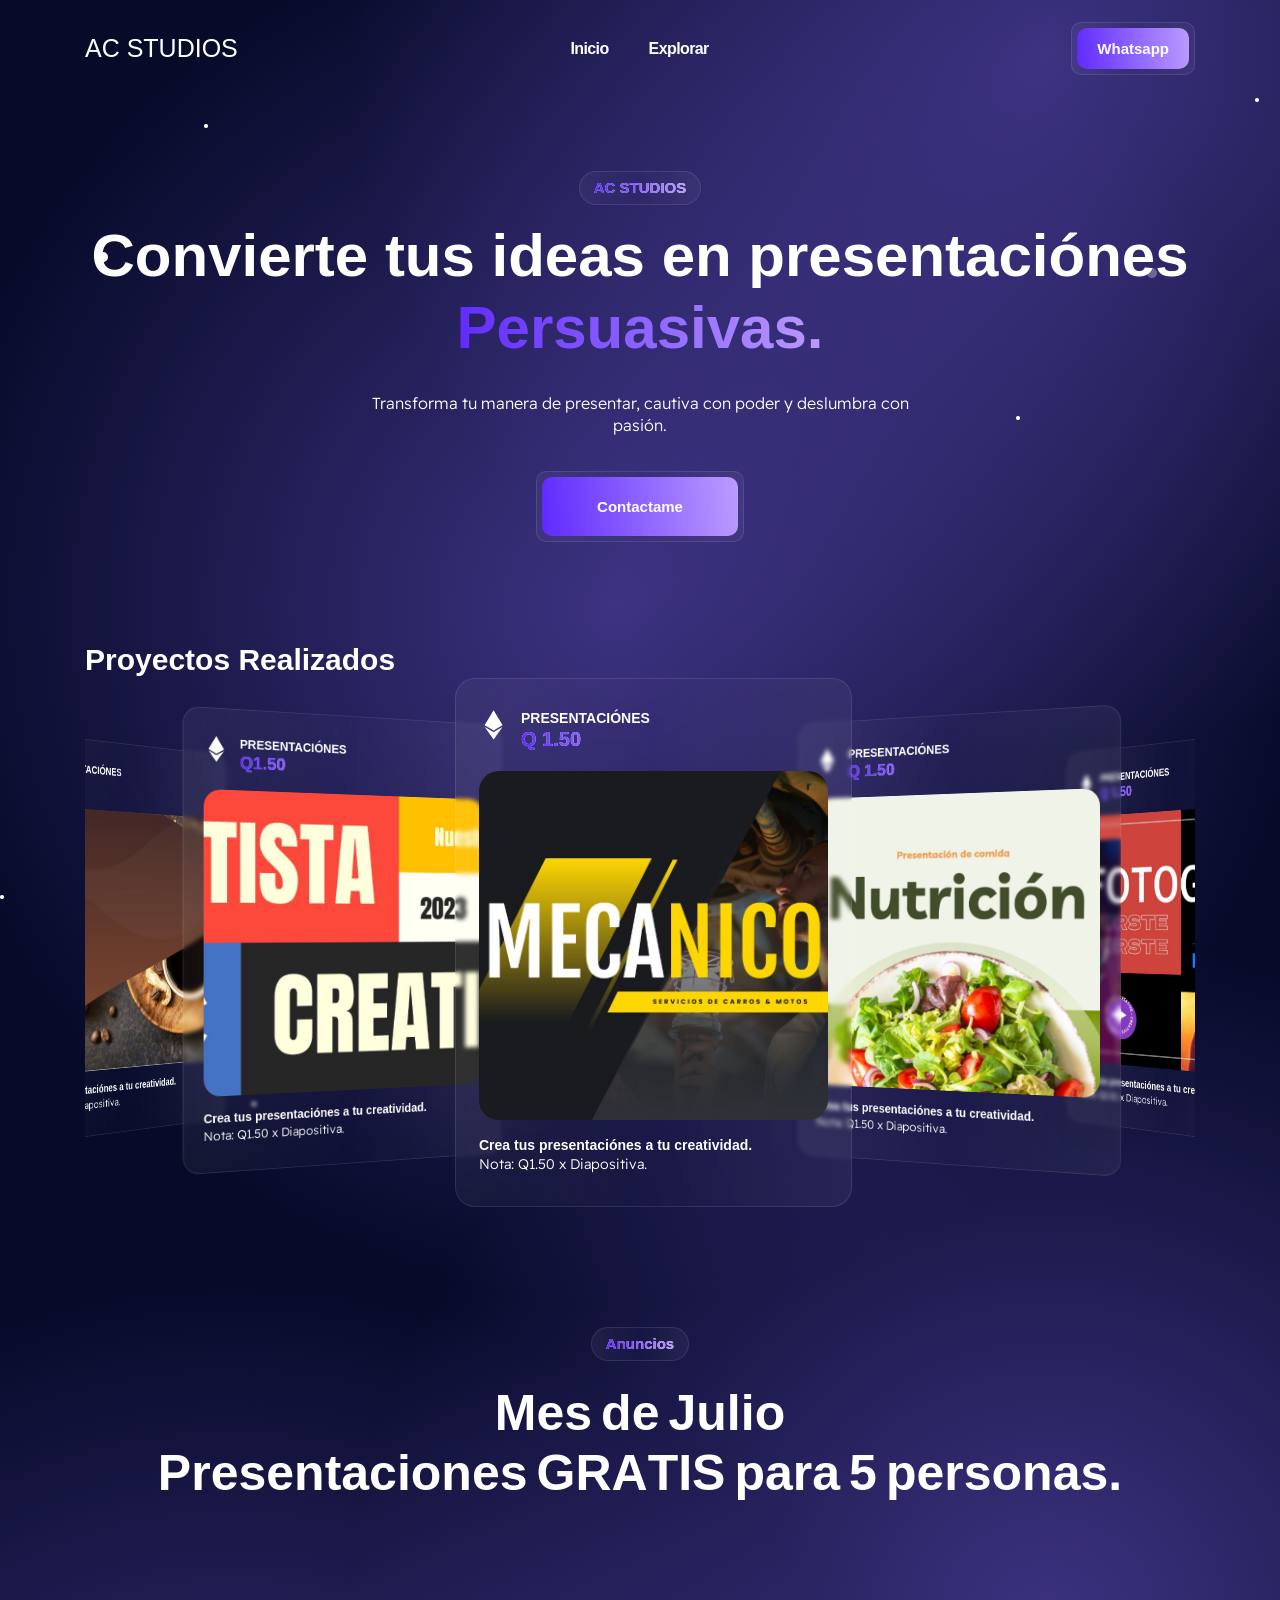
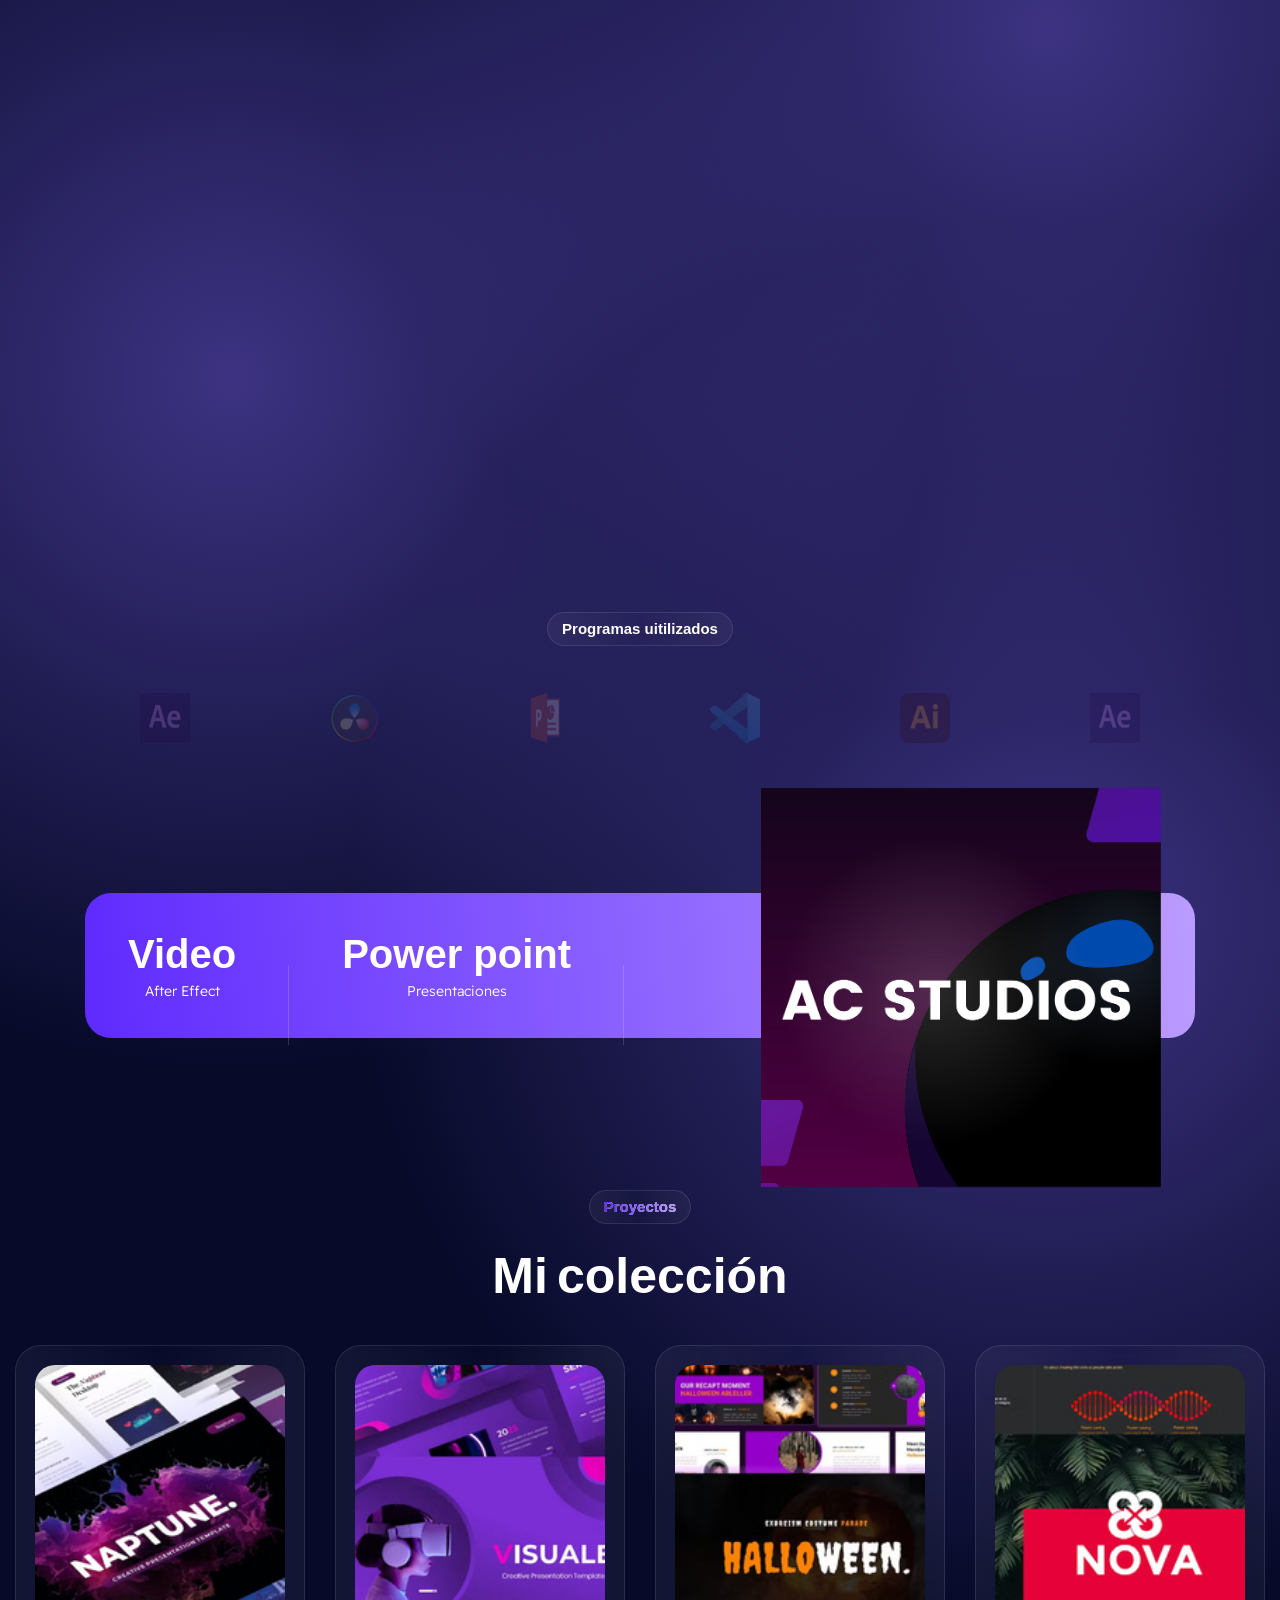
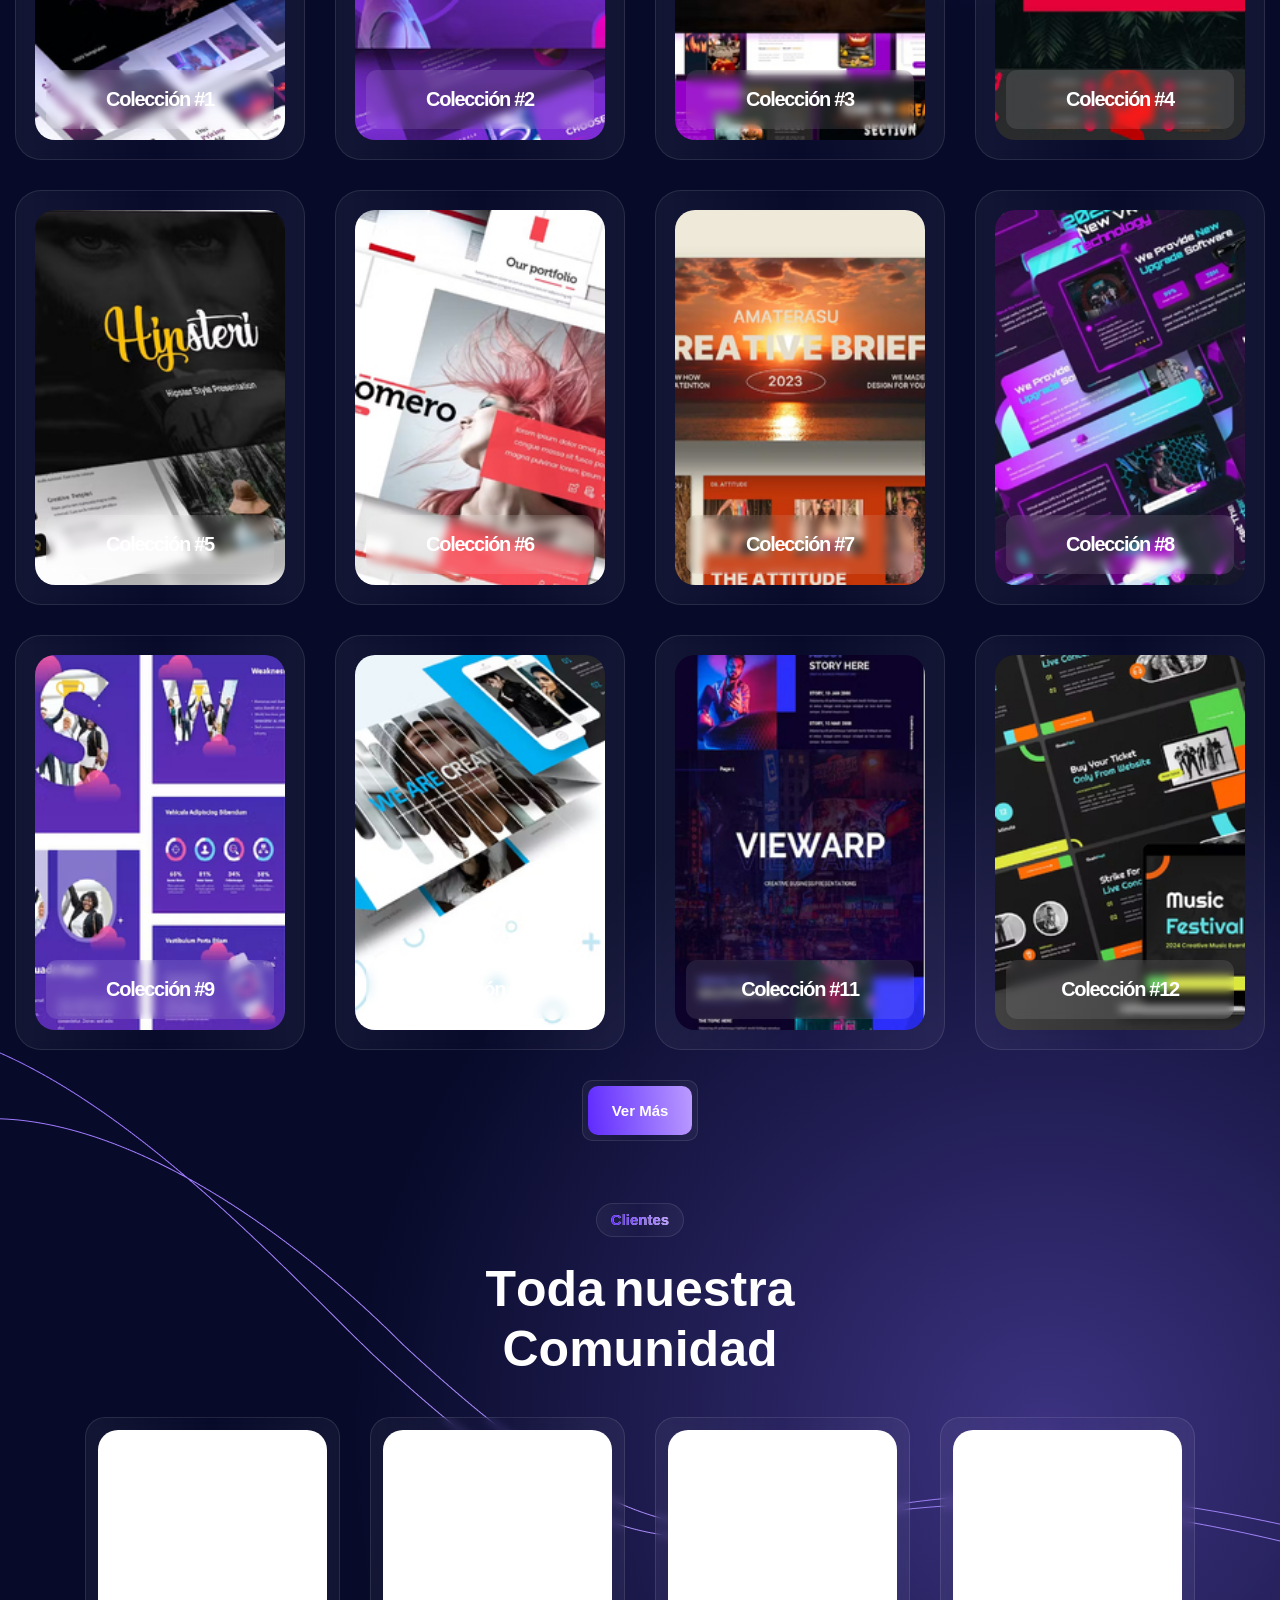
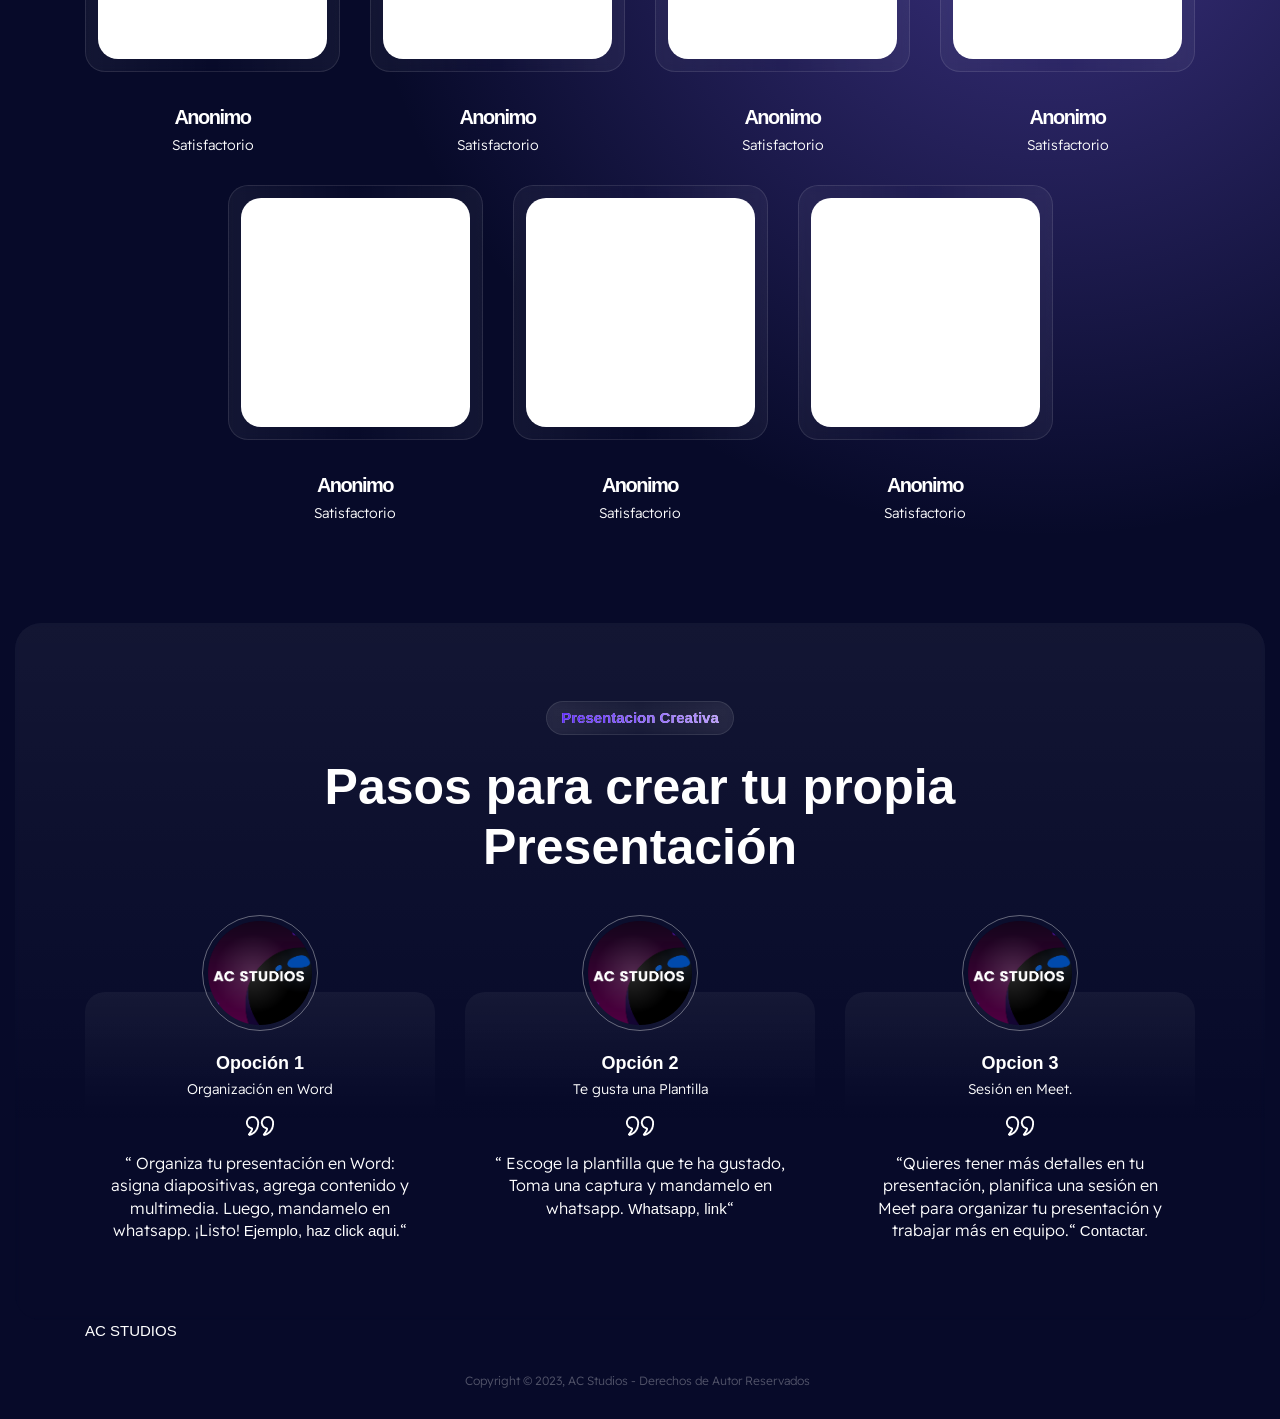
<file: index.html>
<!DOCTYPE html>
<html lang="en">
<head>
    <meta charset="UTF-8">
    <meta http-equiv="X-UA-Compatible" content="IE=edge">
    <meta name="viewport" content="width=device-width, initial-scale=1.0">
    <title>Mi Portfolio</title>

    <!-- Styles -->

    <link
      rel="stylesheet"
      href="https://cdn.jsdelivr.net/npm/swiper/swiper-bundle.min.css"
    />

    <link rel="stylesheet" href="app/dist/aos.css">
    <link rel="stylesheet" href="app/dist/app.css">
    <!-- end Styles -->

    <!-- Favicon and Touch Icons  -->
    <link rel="shortcut icon" href="">
    <link rel="apple-touch-icon-precomposed" href="">

</head>
<body class="home-main header-fixed">

    <div class="wrapper">

        <div class="preloader">
            <div class="clear-loading loading-effect-2">
            <span></span>
            </div>
        </div>

    <!-- Header -->
    <header id="header_main" class="header">
        <div class="container">
            <div class="row">
                <div class="col-12">
                    <div class="header__body">
                        <div class="header__logo">
                            <a href="index.html" style="font-size: 25px;">
                                AC STUDIOS
                            </a>
                        </div>

                        <div class="header__right">
                            <nav id="main-nav" class="main-nav">
                                <ul id="menu-primary-menu" class="menu">
                                    <li class="">
                                        <a href="">Inicio</a>
                                    </li>
                                    <li class="">
                                        <a href="#">Explorar</a>
                                        <!--
                                        <ul class="sub-menu">
                                            <li class="menu-item"><a href="nft.html">NFTs</a></li>
                                            
                                            <li class="menu-item"><a href="vision-mission.html">Visions & Mission</a></li>
                                            <li class="menu-item"><a href="help-center.html">Help Center</a></li>
                                            <li class="menu-item"><a href="parti-asset.html">Participants & Assets</a></li>
                                            <li class="menu-item"><a href="advisor.html">Advisors & Backers</a></li>

                                        </ul>
                                        -->
                                        <!--
                                    </li>
                                    <li class="menu-item">
                                        <a href="about.html">About</a>
                                    </li>
                                    <li class="menu-item">
                                        <a href="team.html">Team</a>
                                    </li>
                                    <li class="menu-item">
                                        <a href="contact.html">Contact</a>
                                    </li>
                                        -->                                     
                                </ul>
                            </nav>
                            <div class="mobile-button"><span></span></div>
                        </div>

                        <div class="header__action">
                            <a class="action-btn" aria-label="Contactar" href="https://wa.me/50256115760"><span>Whatsapp</span></a>
                        </div>
                    </div>
                </div>
            </div>
        </div>
    </header>
    <!-- end Header -->

    <section class="banner s2">
        <div class="shape"></div>
        <div class="shape right"></div>
        <div class="container">
            <div class="row">
                <div class="col-12">
                    <div class="block-text center">
                        <h6 class="sub-heading"><span>AC STUDIOS</span></h6>
                        <h2 class="heading">Convierte tus ideas en presentaciónes<br>
                            <span class="arlo_tm_animation_text_word">
                            </span>
                            <br>
                            </h2>
                            <p class="mb-34">Transforma tu manera de presentar, cautiva con poder y deslumbra con pasión.</p>
                            
                            <a href="https://wa.me/50256115760" class="action-btn"><span>Contactame</span></a>
                            <!--href="contact.htmL" -->
                    </div>

                    <div class="swiper bannerSwiper">
                        <div>
                            <h6 style="font-size: 30px; align-content: center;">Proyectos Realizados</h6>
                        </div>
                        <div class="swiper-wrapper">
                          <div class="swiper-slide">
                            <div class="card-box" >
                                <div class="top d-flex">
                                    <span class="icon-logo-01"></span>
                                    <div>
                                        <h6>Presentaciónes</h6>
                                        <h6 class="price">Q1.50</h6>
                                    </div>
                                </div>
                                <div class="content">
                                    <div class="image">
                                        <img src="assets/images/layouts/product1.jpg" alt="">
                                    </div>
    
                                    <div class="info d-flex">
                                        <div >
                                            <h6 class="name">Crea tus presentaciónes a tu creatividad.</h6>
                                            <p>Nota: Q1.50 x Diapositiva.</p>
                                        </div>
                                    </div>
                                </div>
                            </div>
                          </div>

                          <div class="swiper-slide">
                            <div class="card-box">
                                <div class="top d-flex">
                                    <span class="icon-logo-01"></span>
                                    <div>
                                        <h6>Presentaciónes</h6>
                                        <h6 class="price">Q 1.50</h6>
                                    </div>
                                </div>
                                <div class="content">
                                    <div class="image">
                                        <img src="assets/images/layouts/product2.jpg" alt="">
                                    </div>
    
                                    <div class="info d-flex">
                                        <div >
                                            <h6 class="name">Crea tus presentaciónes a tu creatividad.</h6>
                                            <p>Nota: Q1.50 x Diapositiva.</p>
                                        </div>
                                    </div>
                                </div>
                            </div>
                          </div>

                          <div class="swiper-slide">
                            <div class="card-box">
                                <div class="top d-flex">
                                    <span class="icon-logo-01"></span>
                                    <div>
                                        <h6>Presentaciónes</h6>
                                        <h6 class="price">Q 1.50</h6>
                                    </div>
                                </div>
                                <div class="content">
                                    <div class="image">
                                        <img src="assets/images/layouts/product3.jpg" alt="">
                                    </div>
    
                                    <div class="info d-flex">
                                        <div >
                                            <h6 class="name">Crea tus presentaciónes a tu creatividad.</h6>
                                            <p>Nota: Q1.50 x Diapositiva.</p>
                                        </div>
                                    </div>
                                </div>
                            </div>
                          </div>

                          <div class="swiper-slide">
                            <div class="card-box" >
                                <div class="top d-flex">
                                    <span class="icon-logo-01"></span>
                                    <div>
                                        <h6>Presentaciónes</h6>
                                        <h6 class="price">Q 1.50</h6>
                                    </div>
                                </div>
                                <div class="content">
                                    <div class="image">
                                        <img src="assets/images/layouts/product4.jpg" alt="">
                                    </div>
    
                                    <div class="info d-flex">
                                        <div >
                                            <h6 class="name">Crea tus presentaciónes a tu creatividad.</h6>
                                            <p>Nota: Q1.50 x Diapositiva.</p>
                                        </div>
                                    </div>
                                </div>
                            </div>
                          </div>

                          <div class="swiper-slide">
                            <div class="card-box">
                                <div class="top d-flex">
                                    <span class="icon-logo-01"></span>
                                    <div>
                                        <h6>Presentaciónes</h6>
                                        <h6 class="price">Q 1.50</h6>
                                    </div>
                                </div>
                                <div class="content">
                                    <div class="image">
                                        <img src="assets/images/layouts/product5.jpg" alt="">
                                    </div>
    
                                    <div class="info d-flex">
                                        <div >
                                            <h6 class="name">Crea tus presentaciónes a tu creatividad.</h6>
                                            <p>Nota: Q1.50 x Diapositiva.</p>
                                        </div>
                                    </div>
                                </div>
                            </div>
                          </div>

                          <div class="swiper-slide">
                            <div class="card-box">
                                <div class="top d-flex">
                                    <span class="icon-logo-01"></span>
                                    <div>
                                        <h6>Presentaciónes</h6>
                                        <h6 class="price">Q 1.50</h6>
                                    </div>
                                </div>
                                <div class="content">
                                    <div class="image">
                                        <img src="assets/images/layouts/product6.jpg" alt="">
                                    </div>
    
                                    <div class="info d-flex">
                                        <div >
                                            <h6 class="name">Crea tus presentaciónes a tu creatividad.</h6>
                                            <p>Nota: Q1.50 x Diapositiva.</p>
                                        </div>
                                    </div>
                                </div>
                            </div>
                          </div>

                          <div class="swiper-slide">
                            <div class="card-box">
                                <div class="top d-flex">
                                    <span class="icon-logo-01"></span>
                                    <div>
                                        <h6>Presentaciónes</h6>
                                        <h6 class="price">Q 1.50</h6>
                                    </div>
                                </div>
                                <div class="content">
                                    <div class="image">
                                        <img src="assets/images/layouts/product7.jpg" alt="">
                                    </div>
    
                                    <div class="info d-flex">
                                        <div >
                                            <h6 class="name">Crea tus presentaciónes a tu creatividad.</h6>
                                            <p>Nota: Q1.50 x Diapositiva.</p>
                                        </div>
                                    </div>
                                </div>
                            </div>
                          </div>

                          <div class="swiper-slide">
                            <div class="card-box">
                                <div class="top d-flex">
                                    <span class="icon-logo-01"></span>
                                    <div>
                                        <h6>Presentaciónes</h6>
                                        <h6 class="price">Q 1.50</h6>
                                    </div>
                                </div>
                                <div class="content">
                                    <div class="image">
                                        <img src="assets/images/layouts/product9.jpg" alt="">
                                    </div>
    
                                    <div class="info d-flex">
                                        <div >
                                            <h6 class="name">Crea tus presentaciónes a tu creatividad.</h6>
                                            <p>Nota: Q1.50 x Diapositiva.</p>
                                        </div>
                                    </div>
                                </div>
                            </div>
                          </div>

                          <div class="swiper-slide">
                            <div class="card-box">
                                <div class="top d-flex">
                                    <span class="icon-logo-01"></span>
                                    <div>
                                        <h6>Presentaciónes</h6>
                                        <h6 class="price">Q 1.50</h6>
                                    </div>
                                </div>
                                <div class="content">
                                    <div class="image">
                                        <img src="assets/images/layouts/product10.jpg" alt="">
                                    </div>
    
                                    <div class="info d-flex">
                                        <div >
                                            <h6 class="name">Crea tus presentaciónes a tu creatividad.</h6>
                                            <p>Nota: Q1.50 x Diapositiva.</p>
                                        </div>
                                    </div>
                                </div>
                            </div>
                          </div>




                        </div>
                      </div>

                      <div class="swiper-button-next s1">
                        <svg width="10" height="15" viewBox="0 0 10 15" fill="none" xmlns="http://www.w3.org/2000/svg">
                            <path d="M8.8788 7.46543L2.43654 13.8092C2.1795 14.0662 1.76387 14.0662 1.50683 13.8092L1.11856 13.4209C0.861521 13.1639 0.861521 12.7482 1.11856 12.4912L6.7131 7.00059L1.12402 1.50997C0.866998 1.25293 0.866998 0.837303 1.12402 0.580281L1.51231 0.191991C1.76933 -0.0650311 2.18496 -0.0650311 2.442 0.191991L8.88422 6.53574C9.1357 6.79278 9.1357 7.20841 8.8788 7.46543Z" fill="white" fill-opacity="0.5"/>
                        </svg>                                
                    </div>
                    <div class="swiper-button-prev s1">
                        <svg width="10" height="15" viewBox="0 0 10 15" fill="none" xmlns="http://www.w3.org/2000/svg">
                            <path d="M1.1212 7.46543L7.56346 13.8092C7.8205 14.0662 8.23613 14.0662 8.49317 13.8092L8.88144 13.4209C9.13848 13.1639 9.13848 12.7482 8.88144 12.4912L3.2869 7.00059L8.87598 1.50997C9.133 1.25293 9.133 0.837303 8.87598 0.580281L8.48769 0.191991C8.23067 -0.0650311 7.81504 -0.0650311 7.558 0.191991L1.11578 6.53574C0.864303 6.79278 0.864302 7.20841 1.1212 7.46543Z" fill="white"/>
                        </svg>
                    </div>
                </div>
            </div>
        </div>
    </section>

    <section class="about s2">
        <div class="shape"></div>
        <div class="shape right"></div>
        <div class="container">
            <div class="row">
                <div class="col-12">
                    <div class="block-text center pd-0">
                        <h6 class="sub-heading"><span>Anuncios</span></h6>
                        <h3 class="heading wow" data-splitting>Mes de Julio
                             <br>
                             Presentaciones GRATIS para 5 personas.</h3>
                            
                    </div>

                    <div class="about__main center" data-aos="fade-up" data-aos-duration="3000">
                        <img src="assets/images/Shape Minimalist_Google Ads Template_336x280.jpg" alt="" style="height: 500PX;">
                        <p class="mb-17">Destaca con presentaciones Creativas. ¡Aprovecha ahora, cupos limitados! Después de las 5 personas, se aplicarán los precios regulares. ¡No te lo pierdas!</p>
                        <p class="mb-30"></p><!-- Descripcion-->
                        <a class="action-btn"><span></span></a>
                        <!--href="about.html"-->
                    </div>

                    <div class="brands s2 block-text center pd-0">
                        <h6 class="sub-heading"><span>Programas uitilizados</span></h6>

                        <div class="swiper brands-swiper">
                            <div class="swiper-wrapper">
                              <div class="swiper-slide">
                                <a href="#"><img src="assets/images/logo/adobe-Illustrator-.png" alt=""></a>
                              </div>
                              <div class="swiper-slide">
                                <a href="#"><img src="assets/images/logo/after_effects_.png" alt=""></a>
                              </div>
                              <div class="swiper-slide">
                                <a href="#"><img src="assets/images/logo/DaVinci_Resolve.png" alt=""></a>
                              </div>
                              <div class="swiper-slide">
                                <a href="#"><img src="assets/images/logo/PowerPoint.png" alt=""></a>
                              </div>
                              <div class="swiper-slide">
                                <a href="#"><img src="assets/images/logo/Visual_Studio.png" alt=""></a>
                              </div>
                              
    
                            </div>
                          </div>
                      </div>
                </div>
            </div>
        </div>
    </section>

    <section class="couter" style="height: 200px;">
        <div class="container">
            <div class="row">
                <div class="col-12">
                    <div class="couter__main">
                        <div class="couter-list">
                            <div class="couter-box">
                                <h4 class="numb">Video</h4>
                                <p>After Effect</p>
                            </div>
                            <div class="couter-box">
                                <h4 class="numb">Power point</h4>
                                <p>Presentaciones</p>
                            </div>
                            

                            <div class="image">
                                <img src="assets/images/layouts/AC Studios.png" alt="" style="width: 400px;">
                            </div>
                        </div>
                    </div>
                </div>
            </div>
        </div>
    </section>    

    <section class="project s2">
        <div class="shape right"></div>
        <div class="container">
            <div class="row">
                <div class="col-12">
                    <div class="block-text center">
                        <h6 class="sub-heading"><span>Proyectos</span></h6>
                        <h3 class="heading wow" data-splitting>Mi colección</h3>
                    </div>
                </div>

                <div class="col-xl-3 col-md-6">
                    <div class="project-box">
                        <div class="image">
                            <a >
                                <img src="assets/images/item/sl1.jpg" alt="">
                            </a>
                        </div>
                        <div class="content">
                            <a class="h5 title">Colección #1</a>
                        </div>
                    </div>
                </div>
                <div class="col-xl-3 col-md-6">
                    <div class="project-box">
                        <div class="image">
                            <a >
                                <img src="assets/images/item/sl2.jpg" alt="">
                            </a>
                        </div>
                        <div class="content">
                            <a  class="h5 title">Colección #2</a>
                        </div>
                    </div>
                </div>
                <div class="col-xl-3 col-md-6">
                    <div class="project-box">
                        <div class="image">
                            <a >
                                <img src="assets/images/item/sl3.jpg" alt="">
                            </a>
                        </div>
                        <div class="content">
                            <a  class="h5 title">Colección #3</a>
                        </div>
                    </div>
                </div>
                <div class="col-xl-3 col-md-6">
                    <div class="project-box">
                        <div class="image">
                            <a >
                                <img src="assets/images/item/sl4.jpg" alt="">
                            </a>
                        </div>
                        <div class="content">
                            <a class="h5 title">Colección #4</a>
                        </div>
                    </div>
                </div>
                <div class="col-xl-3 col-md-6">
                    <div class="project-box">
                        <div class="image">
                            <a >
                                <img src="assets/images/item/sl5.jpg" alt="">
                            </a>
                        </div>
                        <div class="content">
                            <a  class="h5 title">Colección #5</a>
                        </div>
                    </div>
                </div>
                <div class="col-xl-3 col-md-6">
                    <div class="project-box">
                        <div class="image">
                            <a >
                                <img src="assets/images/item/sl6.jpg" alt="">
                            </a>
                        </div>
                        <div class="content">
                            <a  class="h5 title">Colección #6</a>
                        </div>
                    </div>
                </div>
                <div class="col-xl-3 col-md-6">
                    <div class="project-box">
                        <div class="image">
                            <a >
                                <img src="assets/images/item/sl7.jpg" alt="">
                            </a>
                        </div>
                        <div class="content">
                            <a  class="h5 title">Colección #7</a>
                        </div>
                    </div>
                </div>

                <div class="col-xl-3 col-md-6">
                    <div class="project-box">
                        <div class="image">
                            <a >
                                <img src="assets/images/item/sl8.jpg" alt="">
                            </a>
                        </div>
                        <div class="content">
                            <a  class="h5 title">Colección #8</a>
                        </div>
                    </div>
                </div>
                <div class="col-xl-3 col-md-6">
                    <div class="project-box">
                        <div class="image">
                            <a >
                                <img src="assets/images/item/sl9.jpg" alt="">
                            </a>
                        </div>
                        <div class="content">
                            <a  class="h5 title">Colección #9</a>
                        </div>
                    </div>
                </div>
                <div class="col-xl-3 col-md-6">
                    <div class="project-box">
                        <div class="image">
                            <a >
                                <img src="assets/images/item/sl10.jpg" alt="">
                            </a>
                        </div>
                        <div class="content">
                            <a  class="h5 title">Colección #10</a>
                        </div>
                    </div>
                </div>
                <div class="col-xl-3 col-md-6">
                    <div class="project-box">
                        <div class="image">
                            <a>
                                <img src="assets/images/item/sl11.jpg" alt="">
                            </a>
                        </div>
                        <div class="content">
                            <a href="" class="h5 title">Colección #11</a>
                        </div>
                    </div>
                </div>
                <div class="col-xl-3 col-md-6">
                    <div class="project-box">
                        <div class="image">
                            <a >
                                <img src="assets/images/item/sl12.jpg" alt="">
                            </a>
                        </div>
                        <div class="content">
                            <a  class="h5 title">Colección #12</a>
                        </div>
                    </div>
                </div>



                <div class="button mt-0">
                    <a href="" class="action-btn"><span>Ver Más</span></a>
                </div>

            </div>
        </div>
    </section>

        <!--Actividades Sorpresas-->
        <!--
    <section class="roadmap s2">
        <div class="shape"></div>
        <div class="container">
            <div class="row">
                <div class="col-12">
                    <div class="block-text center">
                        <h6 class="sub-heading"><span>Road Map</span></h6>
                        <h3 class="heading wow" data-splitting>The Journey of NFT
                            <br>
                            Portfolio</h3>
                    </div>

                    <div class="roadmap__main s1">
                        <div class="swiper roadmap-swiper">
                            <div class="swiper-wrapper">
                                <div class="swiper-slide">
                                        <div class="roadmap-box">
                                            <div class="time">February 01, 2022</div>
                                            <div class="content">
                                                <h5 class="title">Idea Generation</h5>
                                                <p class="text">Lorem ipsum dolor sit amet, consectetur adipiscing elit. Duis diam enim, scelerisque sit amet diam ut, molestie ultrices nisi. Suspendisse in ipsum ante. Ut rhoncus ligula dictum gravida.</p>
                                            </div>
                                        </div>
                                </div>
                                <div class="swiper-slide">
                                    <div class="roadmap-box">
                                        <div class="time">February 01, 2022</div>
                                        <div class="content">
                                            <h5 class="title">Initial Release</h5>
                                            <p class="text">Quisque ornare massa congue est cursus molestie. Suspendisse commodo enim turpis</p>
                                        </div>
                                    </div>
                                </div>
                                <div class="swiper-slide">
                                <div class="roadmap-box">
                                    <div class="time">February 01, 2022</div>
                                    <div class="content">
                                        <h5 class="title">Design & Development</h5>
                                        <p class="text">Nulla id dolor dignissim lectus semper sollicitudin at vitae magna. Aliquam non arcu iaculis, auctor eros eget, fermentum lorem. In hac habitasse platea dictumst. Maecenas varius ligula a volutpat ornare</p>
                                    </div>
                                </div>
                                </div>
                                <div class="swiper-slide">
                                    <div class="roadmap-box">
                                        <div class="time">February 01, 2022</div>
                                        <div class="content">
                                            <h5 class="title">Result & Final Report</h5>
                                            <p class="text">Curabitur malesuada enim odio, nec gravida urna fermentum vitae. Maecenas euismod, risus a interdum rhoncus, ante mauris volutpat nisi, sit amet dignissim ex lorem vel nibh</p>
                                        </div>
                                    </div>
                                </div>
                                <div class="swiper-slide">
                                    <div class="roadmap-box">
                                        <div class="time">February 01, 2022</div>
                                        <div class="content">
                                            <h5 class="title">Idea Generation</h5>
                                            <p class="text">Est et mattis eleifend, justo purus accumsan ante, finibus porta diam tortor et mi. Nullam egestas felis et dolor lobortis</p>
                                        </div>
                                    </div>
                                </div>
                                <div class="swiper-slide">
                                    <div class="roadmap-box">
                                        <div class="time">February 01, 2022</div>
                                        <div class="content">
                                            <h5 class="title">Idea Generation</h5>
                                            <p class="text">Aenean auctor nisl at nisi suscipit bibendum. Ut mollis nibh id blandit commodo. Maecenas euismod, risus a interdum rhoncus, ante mauris volutpat</p>
                                        </div>
                                    </div>
                                </div>
                                <div class="swiper-slide">
                                    <div class="roadmap-box">
                                        <div class="time">February 01, 2022</div>
                                        <div class="content">
                                            <h5 class="title">Idea Generation</h5>
                                            <p class="text">Lorem ipsum dolor sit amet, consectetur adipiscing elit. Duis diam enim, scelerisque sit amet diam ut, molestie ultrices nisi. Suspendisse in ipsum ante. Ut rhoncus ligula dictum gravida.</p>
                                        </div>
                                    </div>
                                </div>


                            </div>
                            <div class="swiper-pagination"></div>
                            
                          </div>
                          <div class="swiper-button-next">
                            <svg width="10" height="15" viewBox="0 0 10 15" fill="none" xmlns="http://www.w3.org/2000/svg">
                                <path d="M8.8788 7.46543L2.43654 13.8092C2.1795 14.0662 1.76387 14.0662 1.50683 13.8092L1.11856 13.4209C0.861521 13.1639 0.861521 12.7482 1.11856 12.4912L6.7131 7.00059L1.12402 1.50997C0.866998 1.25293 0.866998 0.837303 1.12402 0.580281L1.51231 0.191991C1.76933 -0.0650311 2.18496 -0.0650311 2.442 0.191991L8.88422 6.53574C9.1357 6.79278 9.1357 7.20841 8.8788 7.46543Z" fill="white" fill-opacity="0.5"/>
                            </svg>                                
                        </div>
                        <div class="swiper-button-prev">
                            <svg width="10" height="15" viewBox="0 0 10 15" fill="none" xmlns="http://www.w3.org/2000/svg">
                                <path d="M1.1212 7.46543L7.56346 13.8092C7.8205 14.0662 8.23613 14.0662 8.49317 13.8092L8.88144 13.4209C9.13848 13.1639 9.13848 12.7482 8.88144 12.4912L3.2869 7.00059L8.87598 1.50997C9.133 1.25293 9.133 0.837303 8.87598 0.580281L8.48769 0.191991C8.23067 -0.0650311 7.81504 -0.0650311 7.558 0.191991L1.11578 6.53574C0.864303 6.79278 0.864302 7.20841 1.1212 7.46543Z" fill="white"/>
                            </svg>
                        </div>

                        <div class="icon"></div>
                        <div class="icon bottom"></div> 

                        
                    </div>


                </div>

            </div>
        </div>
    </section>
    -->
    <section class="team s2">
        <div class="shape right"></div>
        <img src="assets/images/background/line-2.png" alt="" class="img-line">
        <div class="container">
            <div class="row justify-content-center">
                <div class="col-12">
                    <div class="block-text center">
                        <h6 class="sub-heading"><span>Clientes</span></h6>
                        <h3 class="heading wow" data-splitting>Toda nuestra
                            <br>
                            Comunidad</h3>
                    </div>

                </div>

                <div class="col-xl-3 col-md-6">
                    <div class="team-box">
                        <div class="image">
                            <a href="team.html">
                                <img src="assets/images/layouts/team-01.png" alt="">
                            </a>

                            <ul class="list-social">
                                <li><a href="#">
                                    <span class="icon-facebook"></span>   
                                </a></li>
                                <li><a href="#">
                                    <span class="icon-twiter"></span>
                                </a></li>
                                <li><a href="#">
                                    <span class="icon-plan"></span>
                                </a></li>
                            </ul>
                        </div>
                        <div class="content">
                            <a href="team.html" class="h5 name">Anonimo</a>
                            <p class="postion">
                                Satisfactorio
                            </p>

                            
                        </div>
                    </div>
                </div>
                <div class="col-xl-3 col-md-6">
                    <div class="team-box">
                        <div class="image">
                            <a href="team.html">
                                <img src="assets/images/layouts/team-02.png" alt="">
                            </a>

                            <ul class="list-social">
                                <li><a href="#">
                                    <span class="icon-facebook"></span>   
                                </a></li>
                                <li><a href="#">
                                    <span class="icon-twiter"></span>
                                </a></li>
                                <li><a href="#">
                                    <span class="icon-plan"></span>
                                </a></li>
                            </ul>
                        </div>
                        <div class="content">
                            <a href="team.html" class="h5 name">Anonimo</a>
                            <p class="postion">
                                Satisfactorio
                            </p>

                            
                        </div>
                    </div>
                </div>
                <div class="col-xl-3 col-md-6">
                    <div class="team-box">
                        <div class="image">
                            <a href="team.html">
                                <img src="assets/images/layouts/team-03.png" alt="">
                            </a>

                            <ul class="list-social">
                                <li><a href="#">
                                    <span class="icon-facebook"></span>   
                                </a></li>
                                <li><a href="#">
                                    <span class="icon-twiter"></span>
                                </a></li>
                                <li><a href="#">
                                    <span class="icon-plan"></span>
                                </a></li>
                            </ul>
                        </div>
                        <div class="content">
                            <a href="team.html" class="h5 name">Anonimo</a>
                            <p class="postion">
                                Satisfactorio
                            </p>

                            
                        </div>
                    </div>
                </div>
                <div class="col-xl-3 col-md-6">
                    <div class="team-box">
                        <div class="image">
                            <a href="team.html">
                                <img src="assets/images/layouts/team-04.png" alt="">
                            </a>

                            <ul class="list-social">
                                <li><a href="#">
                                    <span class="icon-facebook"></span>   
                                </a></li>
                                <li><a href="#">
                                    <span class="icon-twiter"></span>
                                </a></li>
                                <li><a href="#">
                                    <span class="icon-plan"></span>
                                </a></li>
                            </ul>
                        </div>
                        <div class="content">
                            <a href="team.html" class="h5 name">Anonimo</a>
                            <p class="postion">
                                Satisfactorio
                            </p>

                            
                        </div>
                    </div>
                </div>
                <div class="col-xl-3 col-md-6">
                    <div class="team-box">
                        <div class="image">
                            <a href="team.html">
                                <img src="assets/images/layouts/team-05.png" alt="">
                            </a>

                            <ul class="list-social">
                                <li><a href="#">
                                    <span class="icon-facebook"></span>   
                                </a></li>
                                <li><a href="#">
                                    <span class="icon-twiter"></span>
                                </a></li>
                                <li><a href="#">
                                    <span class="icon-plan"></span>
                                </a></li>
                            </ul>
                        </div>
                        <div class="content">
                            <a href="team.html" class="h5 name">Anonimo</a>
                            <p class="postion">
                                Satisfactorio
                            </p>

                            
                        </div>
                    </div>
                </div>
                <div class="col-xl-3 col-md-6">
                    <div class="team-box">
                        <div class="image">
                            <a href="team.html">
                                <img src="assets/images/layouts/team-06.png" alt="">
                            </a>

                            <ul class="list-social">
                                <li><a href="#">
                                    <span class="icon-facebook"></span>   
                                </a></li>
                                <li><a href="#">
                                    <span class="icon-twiter"></span>
                                </a></li>
                                <li><a href="#">
                                    <span class="icon-plan"></span>
                                </a></li>
                            </ul>
                        </div>
                        <div class="content">
                            <a href="team.html" class="h5 name">Anonimo</a>
                            <p class="postion">
                                Satisfactorio
                            </p>

                            
                        </div>
                    </div>
                </div>
                <div class="col-xl-3 col-md-6">
                    <div class="team-box">
                        <div class="image">
                            <a href="team.html">
                                <img src="assets/images/layouts/team-07.png" alt="">
                            </a>

                            <ul class="list-social">
                                <li><a href="#">
                                    <span class="icon-facebook"></span>   
                                </a></li>
                                <li><a href="#">
                                    <span class="icon-twiter"></span>
                                </a></li>
                                <li><a href="#">
                                    <span class="icon-plan"></span>
                                </a></li>
                            </ul>
                        </div>
                        <div class="content">
                            <a href="team.html" class="h5 name">Anonimo</a>
                            <p class="postion">
                                Satisfactorio
                            </p>

                            
                        </div>
                    </div>
                </div>

            </div>

        
        </div>
    </section>
    <section class="testimonials s2">
        <div class="container">
            <div class="row">
                <div class="col-md-12">
                    <div class="testimonials__main">
                        <div class="block-text center">
                            <h6 class="sub-heading"><span>Presentacion Creativa</span></h6>
                            <h3 class="heading">Pasos para crear tu propia<br>
                                Presentación
                                </h3>
                        </div>

                        <div class="swiper testimonials-swiper s2">
                            <div class="swiper-wrapper">
                                <div class="swiper-slide">
                                    <div class="box-testimonial center">
                                        <div class="image">
                                            <img src="assets/images/layouts/AC Studios.png" alt="">
                                        </div>
                                        
                                        <div class="info">
                                            <h5 class="name">Opoción 1</h5>
                                            <p>Organización en Word</p>
                                            <img src="assets/images/icon/quote-2.png" alt="">
                                        </div>
                                        <p class="text">“ Organiza tu presentación en Word: asigna diapositivas, agrega contenido y multimedia. Luego, 
                                            mandamelo en whatsapp. ¡Listo! 
                                            <a href="https://docs.google.com/document/d/10Nu9oC_CmAiHwfx_G2kO-1ODxU_s3VYUpWwqrhc5U8Y/edit?usp=sharing">Ejemplo, haz click aqui</a>.“</p>
                                    </div>
                                </div>
                                <div class="swiper-slide">
                                    <div class="box-testimonial center">
                                        <div class="image">
                                            <img src="assets/images/layouts/AC Studios.png" alt="">
                                        </div>
                                        
                                        <div class="info">
                                            <h5 class="name">Opción 2</h5>
                                            <p>Te gusta una Plantilla</p>
                                            <img src="assets/images/icon/quote-2.png" alt="">
                                        </div>
                                        <p class="text">“ Escoge la plantilla que te ha gustado, Toma una captura y mandamelo en whatsapp. 
                                            <a aria-label="Contactar" href="https://wa.me/50256115760">Whatsapp, link</a>“</p>
                                    </div>
                                </div>
                                <div class="swiper-slide">
                                    <div class="box-testimonial center">
                                        <div class="image">
                                            <img src="assets/images/layouts/AC Studios.png" alt="">
                                        </div>
                                        
                                        <div class="info">
                                            <h5 class="name">Opcion 3</h5>
                                            <p>Sesión en Meet.</p>
                                            <img src="assets/images/icon/quote-2.png" alt="">
                                        </div>
                                        <p class="text">“Quieres tener más detalles en tu presentación, planifica una sesión en Meet para organizar tu presentación y trabajar más en equipo.“
                                            <a aria-label="Contactar" href="https://wa.me/50256115760">Contactar.</a>
                                        </p>
                                    </div>
                                </div>

                                
                            </div>
                        </div>

                    </div>
                    
                </div>
            </div>
        </div>
    </section>

    <!--
    <section class="faq s2">
        <div class="shape"></div>
        
        <div class="container">
            <div class="row">
                <div class="col-12">
                    <div class="block-text center">
                        <h6 class="sub-heading"><span>FAQs</span></h6>
                        <h3 class="heading wow" data-splitting>Frequently
                            <br>
                            Aksed Questions</h3>
                            <p class="mb-17">Below is a list of frequently asked questions and answers from partners and 3D artist</p>
                            <p>Please check this FAQ first before contacting us.</p>
                            
                    </div>

                    <div class="faq__main flat-tabs" data-aos="fade-up" data-aos-duration="3000">
                        <ul class="menu-tab">
                        <li><h6 class="fs-14">Cryptocurrency</h6></li>
                          <li class="active"> <h6 class="fs-14">NFT Token</h6></li>
                          <li><h6 class="fs-14">Collection</h6></li>
                          <li ><h6 class="fs-14">Crypto Trading</h6></li>

                        </ul>
                        <div class="content-tab">
                            <div class="content-inner">
                                <div class="flat-accordion row">
                                    <div class="col-md-6 col-sm-12">
                                        <div class="flat-toggle">
                                            <h6 class="toggle-title"><span>01.</span> When the musics over turn off the light? <span class="icon-plus"></span></h6>
                                            <div class="toggle-content">
                                              <p>
                                                Lorem ipsum dolor sit amet, consectetur adipiscing elit.
                                                Tellus aliquam parturient erat id vel, condimentum a,
                                                hendrerit egestas. Auctor cras diam, dui pulvinar elit.
                                                Egestas feugiat gravida in imperdiet facilisi tortor ac
                                                ultrices venenatis.
                                              </p>
                                            </div>
                                        </div>
                                        <div class="flat-toggle">
                                            <h6 class="toggle-title"><span>02.</span> What is the best way to collect NFT?<span class="icon-plus"></span></h6>
                                            <div class="toggle-content">
                                              <p>
                                                Lorem ipsum dolor sit amet, consectetur adipiscing elit.
                                                Tellus aliquam parturient erat id vel, condimentum a,
                                                hendrerit egestas. Auctor cras diam, dui pulvinar elit.
                                                Egestas feugiat gravida in imperdiet facilisi tortor ac
                                                ultrices venenatis.
                                              </p>
                                            </div>
                                        </div>
                                        <div class="flat-toggle">
                                            <h6 class="toggle-title"><span>03.</span> What is the best way to collect NFT?<span class="icon-plus"></span></h6>
                                            <div class="toggle-content">
                                              <p>
                                                Lorem ipsum dolor sit amet, consectetur adipiscing elit.
                                                Tellus aliquam parturient erat id vel, condimentum a,
                                                hendrerit egestas. Auctor cras diam, dui pulvinar elit.
                                                Egestas feugiat gravida in imperdiet facilisi tortor ac
                                                ultrices venenatis.
                                              </p>
                                            </div>
                                        </div>
                                        <div class="flat-toggle">
                                            <h6 class="toggle-title"><span>04.</span> What is the best way to collect NFT?<span class="icon-plus"></span></h6>
                                            <div class="toggle-content">
                                              <p>
                                                Lorem ipsum dolor sit amet, consectetur adipiscing elit.
                                                Tellus aliquam parturient erat id vel, condimentum a,
                                                hendrerit egestas. Auctor cras diam, dui pulvinar elit.
                                                Egestas feugiat gravida in imperdiet facilisi tortor ac
                                                ultrices venenatis.
                                              </p>
                                            </div>
                                        </div>
                                    </div>

                                    <div class="col-md-6 col-sm-12">
                                        <div class="flat-toggle">
                                            <h6 class="toggle-title"><span>05.</span> When the musics over turn off the light? <span class="icon-plus"></span></h6>
                                            <div class="toggle-content">
                                              <p>
                                                Lorem ipsum dolor sit amet, consectetur adipiscing elit.
                                                Tellus aliquam parturient erat id vel, condimentum a,
                                                hendrerit egestas. Auctor cras diam, dui pulvinar elit.
                                                Egestas feugiat gravida in imperdiet facilisi tortor ac
                                                ultrices venenatis.
                                              </p>
                                            </div>
                                          </div>
                                          <div class="flat-toggle">
                                            <h6 class="toggle-title"><span>06.</span> What is the best way to collect NFT?<span class="icon-plus"></span></h6>
                                            <div class="toggle-content">
                                              <p>
                                                Lorem ipsum dolor sit amet, consectetur adipiscing elit.
                                                Tellus aliquam parturient erat id vel, condimentum a,
                                                hendrerit egestas. Auctor cras diam, dui pulvinar elit.
                                                Egestas feugiat gravida in imperdiet facilisi tortor ac
                                                ultrices venenatis.
                                              </p>
                                            </div>
                                        </div>
                                        <div class="flat-toggle">
                                            <h6 class="toggle-title"><span>07.</span> What is the best way to collect NFT?<span class="icon-plus"></span></h6>
                                            <div class="toggle-content">
                                              <p>
                                                Lorem ipsum dolor sit amet, consectetur adipiscing elit.
                                                Tellus aliquam parturient erat id vel, condimentum a,
                                                hendrerit egestas. Auctor cras diam, dui pulvinar elit.
                                                Egestas feugiat gravida in imperdiet facilisi tortor ac
                                                ultrices venenatis.
                                              </p>
                                            </div>
                                        </div>
                                        <div class="flat-toggle">
                                            <h6 class="toggle-title"><span>08.</span> What is the best way to collect NFT?<span class="icon-plus"></span></h6>
                                            <div class="toggle-content">
                                              <p>
                                                Lorem ipsum dolor sit amet, consectetur adipiscing elit.
                                                Tellus aliquam parturient erat id vel, condimentum a,
                                                hendrerit egestas. Auctor cras diam, dui pulvinar elit.
                                                Egestas feugiat gravida in imperdiet facilisi tortor ac
                                                ultrices venenatis.
                                              </p>
                                            </div>
                                        </div>
                                    </div>
                                    
    
                                  </div>
                            </div>
                            <div class="content-inner">
                                <div class="flat-accordion row">
                                    <div class="col-md-6 col-sm-12">
                                        <div class="flat-toggle">
                                            <h6 class="toggle-title"><span>01.</span> When the musics over turn off the light? <span class="icon-plus"></span></h6>
                                            <div class="toggle-content">
                                              <p>
                                                Lorem ipsum dolor sit amet, consectetur adipiscing elit.
                                                Tellus aliquam parturient erat id vel, condimentum a,
                                                hendrerit egestas. Auctor cras diam, dui pulvinar elit.
                                                Egestas feugiat gravida in imperdiet facilisi tortor ac
                                                ultrices venenatis.
                                              </p>
                                            </div>
                                        </div>
                                        <div class="flat-toggle">
                                            <h6 class="toggle-title"><span>02.</span> What is the best way to collect NFT?<span class="icon-plus"></span></h6>
                                            <div class="toggle-content">
                                              <p>
                                                Lorem ipsum dolor sit amet, consectetur adipiscing elit.
                                                Tellus aliquam parturient erat id vel, condimentum a,
                                                hendrerit egestas. Auctor cras diam, dui pulvinar elit.
                                                Egestas feugiat gravida in imperdiet facilisi tortor ac
                                                ultrices venenatis.
                                              </p>
                                            </div>
                                        </div>
                                        <div class="flat-toggle">
                                            <h6 class="toggle-title"><span>03.</span> What is the best way to collect NFT?<span class="icon-plus"></span></h6>
                                            <div class="toggle-content">
                                              <p>
                                                Lorem ipsum dolor sit amet, consectetur adipiscing elit.
                                                Tellus aliquam parturient erat id vel, condimentum a,
                                                hendrerit egestas. Auctor cras diam, dui pulvinar elit.
                                                Egestas feugiat gravida in imperdiet facilisi tortor ac
                                                ultrices venenatis.
                                              </p>
                                            </div>
                                        </div>
                                        <div class="flat-toggle">
                                            <h6 class="toggle-title"><span>04.</span> What is the best way to collect NFT?<span class="icon-plus"></span></h6>
                                            <div class="toggle-content">
                                              <p>
                                                Lorem ipsum dolor sit amet, consectetur adipiscing elit.
                                                Tellus aliquam parturient erat id vel, condimentum a,
                                                hendrerit egestas. Auctor cras diam, dui pulvinar elit.
                                                Egestas feugiat gravida in imperdiet facilisi tortor ac
                                                ultrices venenatis.
                                              </p>
                                            </div>
                                        </div>
                                    </div>

                                    <div class="col-md-6 col-sm-12">
                                        <div class="flat-toggle">
                                            <h6 class="toggle-title"><span>05.</span> When the musics over turn off the light? <span class="icon-plus"></span></h6>
                                            <div class="toggle-content">
                                              <p>
                                                Lorem ipsum dolor sit amet, consectetur adipiscing elit.
                                                Tellus aliquam parturient erat id vel, condimentum a,
                                                hendrerit egestas. Auctor cras diam, dui pulvinar elit.
                                                Egestas feugiat gravida in imperdiet facilisi tortor ac
                                                ultrices venenatis.
                                              </p>
                                            </div>
                                          </div>
                                          <div class="flat-toggle">
                                            <h6 class="toggle-title"><span>06.</span> What is the best way to collect NFT?<span class="icon-plus"></span></h6>
                                            <div class="toggle-content">
                                              <p>
                                                Lorem ipsum dolor sit amet, consectetur adipiscing elit.
                                                Tellus aliquam parturient erat id vel, condimentum a,
                                                hendrerit egestas. Auctor cras diam, dui pulvinar elit.
                                                Egestas feugiat gravida in imperdiet facilisi tortor ac
                                                ultrices venenatis.
                                              </p>
                                            </div>
                                        </div>
                                        <div class="flat-toggle">
                                            <h6 class="toggle-title"><span>07.</span> What is the best way to collect NFT?<span class="icon-plus"></span></h6>
                                            <div class="toggle-content">
                                              <p>
                                                Lorem ipsum dolor sit amet, consectetur adipiscing elit.
                                                Tellus aliquam parturient erat id vel, condimentum a,
                                                hendrerit egestas. Auctor cras diam, dui pulvinar elit.
                                                Egestas feugiat gravida in imperdiet facilisi tortor ac
                                                ultrices venenatis.
                                              </p>
                                            </div>
                                        </div>
                                        <div class="flat-toggle">
                                            <h6 class="toggle-title"><span>08.</span> What is the best way to collect NFT?<span class="icon-plus"></span></h6>
                                            <div class="toggle-content">
                                              <p>
                                                Lorem ipsum dolor sit amet, consectetur adipiscing elit.
                                                Tellus aliquam parturient erat id vel, condimentum a,
                                                hendrerit egestas. Auctor cras diam, dui pulvinar elit.
                                                Egestas feugiat gravida in imperdiet facilisi tortor ac
                                                ultrices venenatis.
                                              </p>
                                            </div>
                                        </div>
                                    </div>
                                    
    
                                  </div>
                            </div>
                            <div class="content-inner">
                                <div class="flat-accordion row">
                                    <div class="col-md-6 col-sm-12">
                                        <div class="flat-toggle">
                                            <h6 class="toggle-title"><span>01.</span> When the musics over turn off the light? <span class="icon-plus"></span></h6>
                                            <div class="toggle-content">
                                              <p>
                                                Lorem ipsum dolor sit amet, consectetur adipiscing elit.
                                                Tellus aliquam parturient erat id vel, condimentum a,
                                                hendrerit egestas. Auctor cras diam, dui pulvinar elit.
                                                Egestas feugiat gravida in imperdiet facilisi tortor ac
                                                ultrices venenatis.
                                              </p>
                                            </div>
                                        </div>
                                        <div class="flat-toggle">
                                            <h6 class="toggle-title"><span>02.</span> What is the best way to collect NFT?<span class="icon-plus"></span></h6>
                                            <div class="toggle-content">
                                              <p>
                                                Lorem ipsum dolor sit amet, consectetur adipiscing elit.
                                                Tellus aliquam parturient erat id vel, condimentum a,
                                                hendrerit egestas. Auctor cras diam, dui pulvinar elit.
                                                Egestas feugiat gravida in imperdiet facilisi tortor ac
                                                ultrices venenatis.
                                              </p>
                                            </div>
                                        </div>
                                        <div class="flat-toggle">
                                            <h6 class="toggle-title"><span>03.</span> What is the best way to collect NFT?<span class="icon-plus"></span></h6>
                                            <div class="toggle-content">
                                              <p>
                                                Lorem ipsum dolor sit amet, consectetur adipiscing elit.
                                                Tellus aliquam parturient erat id vel, condimentum a,
                                                hendrerit egestas. Auctor cras diam, dui pulvinar elit.
                                                Egestas feugiat gravida in imperdiet facilisi tortor ac
                                                ultrices venenatis.
                                              </p>
                                            </div>
                                        </div>
                                        <div class="flat-toggle">
                                            <h6 class="toggle-title"><span>04.</span> What is the best way to collect NFT?<span class="icon-plus"></span></h6>
                                            <div class="toggle-content">
                                              <p>
                                                Lorem ipsum dolor sit amet, consectetur adipiscing elit.
                                                Tellus aliquam parturient erat id vel, condimentum a,
                                                hendrerit egestas. Auctor cras diam, dui pulvinar elit.
                                                Egestas feugiat gravida in imperdiet facilisi tortor ac
                                                ultrices venenatis.
                                              </p>
                                            </div>
                                        </div>
                                    </div>

                                    <div class="col-md-6 col-sm-12">
                                        <div class="flat-toggle">
                                            <h6 class="toggle-title"><span>05.</span> When the musics over turn off the light? <span class="icon-plus"></span></h6>
                                            <div class="toggle-content">
                                              <p>
                                                Lorem ipsum dolor sit amet, consectetur adipiscing elit.
                                                Tellus aliquam parturient erat id vel, condimentum a,
                                                hendrerit egestas. Auctor cras diam, dui pulvinar elit.
                                                Egestas feugiat gravida in imperdiet facilisi tortor ac
                                                ultrices venenatis.
                                              </p>
                                            </div>
                                          </div>
                                          <div class="flat-toggle">
                                            <h6 class="toggle-title"><span>06.</span> What is the best way to collect NFT?<span class="icon-plus"></span></h6>
                                            <div class="toggle-content">
                                              <p>
                                                Lorem ipsum dolor sit amet, consectetur adipiscing elit.
                                                Tellus aliquam parturient erat id vel, condimentum a,
                                                hendrerit egestas. Auctor cras diam, dui pulvinar elit.
                                                Egestas feugiat gravida in imperdiet facilisi tortor ac
                                                ultrices venenatis.
                                              </p>
                                            </div>
                                        </div>
                                        <div class="flat-toggle">
                                            <h6 class="toggle-title"><span>07.</span> What is the best way to collect NFT?<span class="icon-plus"></span></h6>
                                            <div class="toggle-content">
                                              <p>
                                                Lorem ipsum dolor sit amet, consectetur adipiscing elit.
                                                Tellus aliquam parturient erat id vel, condimentum a,
                                                hendrerit egestas. Auctor cras diam, dui pulvinar elit.
                                                Egestas feugiat gravida in imperdiet facilisi tortor ac
                                                ultrices venenatis.
                                              </p>
                                            </div>
                                        </div>
                                        <div class="flat-toggle">
                                            <h6 class="toggle-title"><span>08.</span> What is the best way to collect NFT?<span class="icon-plus"></span></h6>
                                            <div class="toggle-content">
                                              <p>
                                                Lorem ipsum dolor sit amet, consectetur adipiscing elit.
                                                Tellus aliquam parturient erat id vel, condimentum a,
                                                hendrerit egestas. Auctor cras diam, dui pulvinar elit.
                                                Egestas feugiat gravida in imperdiet facilisi tortor ac
                                                ultrices venenatis.
                                              </p>
                                            </div>
                                        </div>
                                    </div>
                                    
    
                                  </div>
                            </div>
                            <div class="content-inner">
                                <div class="flat-accordion row">
                                    <div class="col-md-6 col-sm-12">
                                        <div class="flat-toggle">
                                            <h6 class="toggle-title"><span>01.</span> When the musics over turn off the light? <span class="icon-plus"></span></h6>
                                            <div class="toggle-content">
                                              <p>
                                                Lorem ipsum dolor sit amet, consectetur adipiscing elit.
                                                Tellus aliquam parturient erat id vel, condimentum a,
                                                hendrerit egestas. Auctor cras diam, dui pulvinar elit.
                                                Egestas feugiat gravida in imperdiet facilisi tortor ac
                                                ultrices venenatis.
                                              </p>
                                            </div>
                                        </div>
                                        <div class="flat-toggle">
                                            <h6 class="toggle-title"><span>02.</span> What is the best way to collect NFT?<span class="icon-plus"></span></h6>
                                            <div class="toggle-content">
                                              <p>
                                                Lorem ipsum dolor sit amet, consectetur adipiscing elit.
                                                Tellus aliquam parturient erat id vel, condimentum a,
                                                hendrerit egestas. Auctor cras diam, dui pulvinar elit.
                                                Egestas feugiat gravida in imperdiet facilisi tortor ac
                                                ultrices venenatis.
                                              </p>
                                            </div>
                                        </div>
                                        <div class="flat-toggle">
                                            <h6 class="toggle-title"><span>03.</span> What is the best way to collect NFT?<span class="icon-plus"></span></h6>
                                            <div class="toggle-content">
                                              <p>
                                                Lorem ipsum dolor sit amet, consectetur adipiscing elit.
                                                Tellus aliquam parturient erat id vel, condimentum a,
                                                hendrerit egestas. Auctor cras diam, dui pulvinar elit.
                                                Egestas feugiat gravida in imperdiet facilisi tortor ac
                                                ultrices venenatis.
                                              </p>
                                            </div>
                                        </div>
                                        <div class="flat-toggle">
                                            <h6 class="toggle-title"><span>04.</span> What is the best way to collect NFT?<span class="icon-plus"></span></h6>
                                            <div class="toggle-content">
                                              <p>
                                                Lorem ipsum dolor sit amet, consectetur adipiscing elit.
                                                Tellus aliquam parturient erat id vel, condimentum a,
                                                hendrerit egestas. Auctor cras diam, dui pulvinar elit.
                                                Egestas feugiat gravida in imperdiet facilisi tortor ac
                                                ultrices venenatis.
                                              </p>
                                            </div>
                                        </div>
                                    </div>

                                    <div class="col-md-6 col-sm-12">
                                        <div class="flat-toggle">
                                            <h6 class="toggle-title"><span>05.</span> When the musics over turn off the light? <span class="icon-plus"></span></h6>
                                            <div class="toggle-content">
                                              <p>
                                                Lorem ipsum dolor sit amet, consectetur adipiscing elit.
                                                Tellus aliquam parturient erat id vel, condimentum a,
                                                hendrerit egestas. Auctor cras diam, dui pulvinar elit.
                                                Egestas feugiat gravida in imperdiet facilisi tortor ac
                                                ultrices venenatis.
                                              </p>
                                            </div>
                                          </div>
                                          <div class="flat-toggle">
                                            <h6 class="toggle-title"><span>06.</span> What is the best way to collect NFT?<span class="icon-plus"></span></h6>
                                            <div class="toggle-content">
                                              <p>
                                                Lorem ipsum dolor sit amet, consectetur adipiscing elit.
                                                Tellus aliquam parturient erat id vel, condimentum a,
                                                hendrerit egestas. Auctor cras diam, dui pulvinar elit.
                                                Egestas feugiat gravida in imperdiet facilisi tortor ac
                                                ultrices venenatis.
                                              </p>
                                            </div>
                                        </div>
                                        <div class="flat-toggle">
                                            <h6 class="toggle-title"><span>07.</span> What is the best way to collect NFT?<span class="icon-plus"></span></h6>
                                            <div class="toggle-content">
                                              <p>
                                                Lorem ipsum dolor sit amet, consectetur adipiscing elit.
                                                Tellus aliquam parturient erat id vel, condimentum a,
                                                hendrerit egestas. Auctor cras diam, dui pulvinar elit.
                                                Egestas feugiat gravida in imperdiet facilisi tortor ac
                                                ultrices venenatis.
                                              </p>
                                            </div>
                                        </div>
                                        <div class="flat-toggle">
                                            <h6 class="toggle-title"><span>08.</span> What is the best way to collect NFT?<span class="icon-plus"></span></h6>
                                            <div class="toggle-content">
                                              <p>
                                                Lorem ipsum dolor sit amet, consectetur adipiscing elit.
                                                Tellus aliquam parturient erat id vel, condimentum a,
                                                hendrerit egestas. Auctor cras diam, dui pulvinar elit.
                                                Egestas feugiat gravida in imperdiet facilisi tortor ac
                                                ultrices venenatis.
                                              </p>
                                            </div>
                                        </div>
                                    </div>
                                    
    
                                  </div>
                            </div>
                        </div>
                      </div>
                </div>

            </div>
        </div>
    </section>
    -->
   


    <footer class="footer style-2">
        <div class="container">
            <div class="row">
                <div class="col-md-12">
                    <div class="footer__main">

                        <div class="info-left">
                            <a href="index.html" class="logo">AC STUDIOS</a>
                            <!--
                            <ul class="list-social">
                                <li><a href="#">
                                    <svg width="9" height="16" viewBox="0 0 9 16" fill="none" xmlns="http://www.w3.org/2000/svg">
                                        <path d="M2.57969 9.03953C2.51969 9.03953 1.19969 9.03953 0.599688 9.03953C0.279688 9.03953 0.179688 8.91953 0.179688 8.61953C0.179688 7.81953 0.179688 6.99953 0.179688 6.19953C0.179688 5.87953 0.299688 5.77953 0.599688 5.77953H2.57969C2.57969 5.71953 2.57969 4.55953 2.57969 4.01953C2.57969 3.21953 2.71969 2.45953 3.11969 1.75953C3.53969 1.03953 4.13969 0.559531 4.89969 0.279531C5.39969 0.0995311 5.89969 0.0195312 6.43969 0.0195312H8.39969C8.67969 0.0195312 8.79969 0.139531 8.79969 0.419531V2.69953C8.79969 2.97953 8.67969 3.09953 8.39969 3.09953C7.85969 3.09953 7.31969 3.09953 6.77969 3.11953C6.23969 3.11953 5.95969 3.37953 5.95969 3.93953C5.93969 4.53953 5.95969 5.11953 5.95969 5.73953H8.27969C8.59969 5.73953 8.71969 5.85953 8.71969 6.17953V8.59953C8.71969 8.91953 8.61969 9.01953 8.27969 9.01953C7.55969 9.01953 6.01969 9.01953 5.95969 9.01953V15.5395C5.95969 15.8795 5.85969 15.9995 5.49969 15.9995C4.65969 15.9995 3.83969 15.9995 2.99969 15.9995C2.69969 15.9995 2.57969 15.8795 2.57969 15.5795C2.57969 13.4795 2.57969 9.09953 2.57969 9.03953Z" fill="white"/>
                                    </svg>    
                                </a></li>
                                <li><a href="#">
                                    <svg width="15" height="12" viewBox="0 0 15 12" fill="none" xmlns="http://www.w3.org/2000/svg">
                                        <path d="M14.5 1.42062C13.9794 1.66154 13.4246 1.82123 12.8462 1.89877C13.4412 1.524 13.8954 0.935077 14.1089 0.225231C13.5541 0.574154 12.9416 0.820615 12.2889 0.958154C11.7621 0.366462 11.0114 0 10.1924 0C8.60337 0 7.32412 1.36062 7.32412 3.02862C7.32412 3.26862 7.34338 3.49938 7.39062 3.71908C5.0045 3.59631 2.89313 2.38985 1.47475 0.552C1.22712 1.00523 1.08188 1.524 1.08188 2.08246C1.08188 3.13108 1.59375 4.06062 2.35675 4.59877C1.89562 4.58954 1.44325 4.44831 1.06 4.22585C1.06 4.23508 1.06 4.24708 1.06 4.25908C1.06 5.73046 2.05487 6.95262 3.3595 7.23415C3.12587 7.30154 2.87125 7.33385 2.607 7.33385C2.42325 7.33385 2.23775 7.32277 2.06362 7.28215C2.4355 8.48123 3.49075 9.36277 4.7455 9.39138C3.769 10.1972 2.52912 10.6828 1.18688 10.6828C0.9515 10.6828 0.72575 10.6717 0.5 10.6412C1.77137 11.5062 3.27813 12 4.903 12C10.1845 12 13.072 7.38462 13.072 3.384C13.072 3.25015 13.0676 3.12092 13.0615 2.99262C13.6311 2.56615 14.1097 2.03354 14.5 1.42062Z" fill="white"/>
                                    </svg> 
                                </a></li>
                                <li><a href="#">
                                    <svg width="14" height="14" viewBox="0 0 14 14" fill="none" xmlns="http://www.w3.org/2000/svg">
                                        <path d="M14.0006 14V8.87249C14.0006 6.35249 13.4581 4.42749 10.5181 4.42749C9.10062 4.42749 8.15563 5.19749 7.77063 5.93249H7.73563V4.65499H4.95312V14H7.85813V9.36249C7.85813 8.13749 8.08563 6.96499 9.59063 6.96499C11.0781 6.96499 11.0956 8.34749 11.0956 9.43249V13.9825H14.0006V14Z" fill="white"/>
                                        <path d="M0.226562 4.65479H3.13156V13.9998H0.226562V4.65479Z" fill="white"/>
                                        <path d="M1.68 0C0.7525 0 0 0.7525 0 1.68C0 2.6075 0.7525 3.3775 1.68 3.3775C2.6075 3.3775 3.36 2.6075 3.36 1.68C3.36 0.7525 2.6075 0 1.68 0Z" fill="white"/>
                                        </svg>
                                        
                                </a></li>
                                <li><a href="#">
                                    <svg width="18" height="12" viewBox="0 0 18 12" fill="none" xmlns="http://www.w3.org/2000/svg">
                                        <path d="M17.2347 1.9639C17.1458 1.22216 16.4468 0.510897 15.7154 0.415609C11.2555 -0.138536 6.7457 -0.138536 2.28731 0.415609C1.55533 0.51069 0.856308 1.22216 0.76739 1.9639C0.452537 4.68236 0.452537 7.31818 0.76739 10.036C0.856308 10.7778 1.55533 11.4897 2.28731 11.5843C6.7457 12.1384 11.2557 12.1384 15.7154 11.5843C16.4468 11.4898 17.1458 10.7778 17.2347 10.036C17.5496 7.31842 17.5496 4.68236 17.2347 1.9639ZM7.58931 8.82375V3.17703L11.8243 6.00049L7.58931 8.82375Z" fill="white"/>
                                    </svg>    
                                </a></li>
                            </ul>
                            -->
                        </div>

                        <div class="right">
                            <div class="bottom">
                                <p>Copyright © 2023, AC Studios - Derechos de Autor Reservados</p>
                            </div>
                        </div>
                        
                    </div>
                    
                </div>
            </div>
        </div>
    </footer>



    <a id="scroll-top"><span class="icon-arrow-top"></span></a>

    </div>
    
    



    <script src="app/js/jquery.min.js"></script>
    <script src="app/js/jquery.easing.js"></script>
    <script src="app/js/plugins.js"></script>
    <script src="app/js/countto.js"></script>

    <script src="app/js/app.js"></script>
    <script src="app/js/count-down.js"></script>

    <script src="app/js/aos.js"></script>


      <script src="app/js/swiper-bundle.min.js"></script>
      <script src="app/js/swiper.js"></script>

    <!-- Initialize Swiper -->


</body>
</html>
</file>
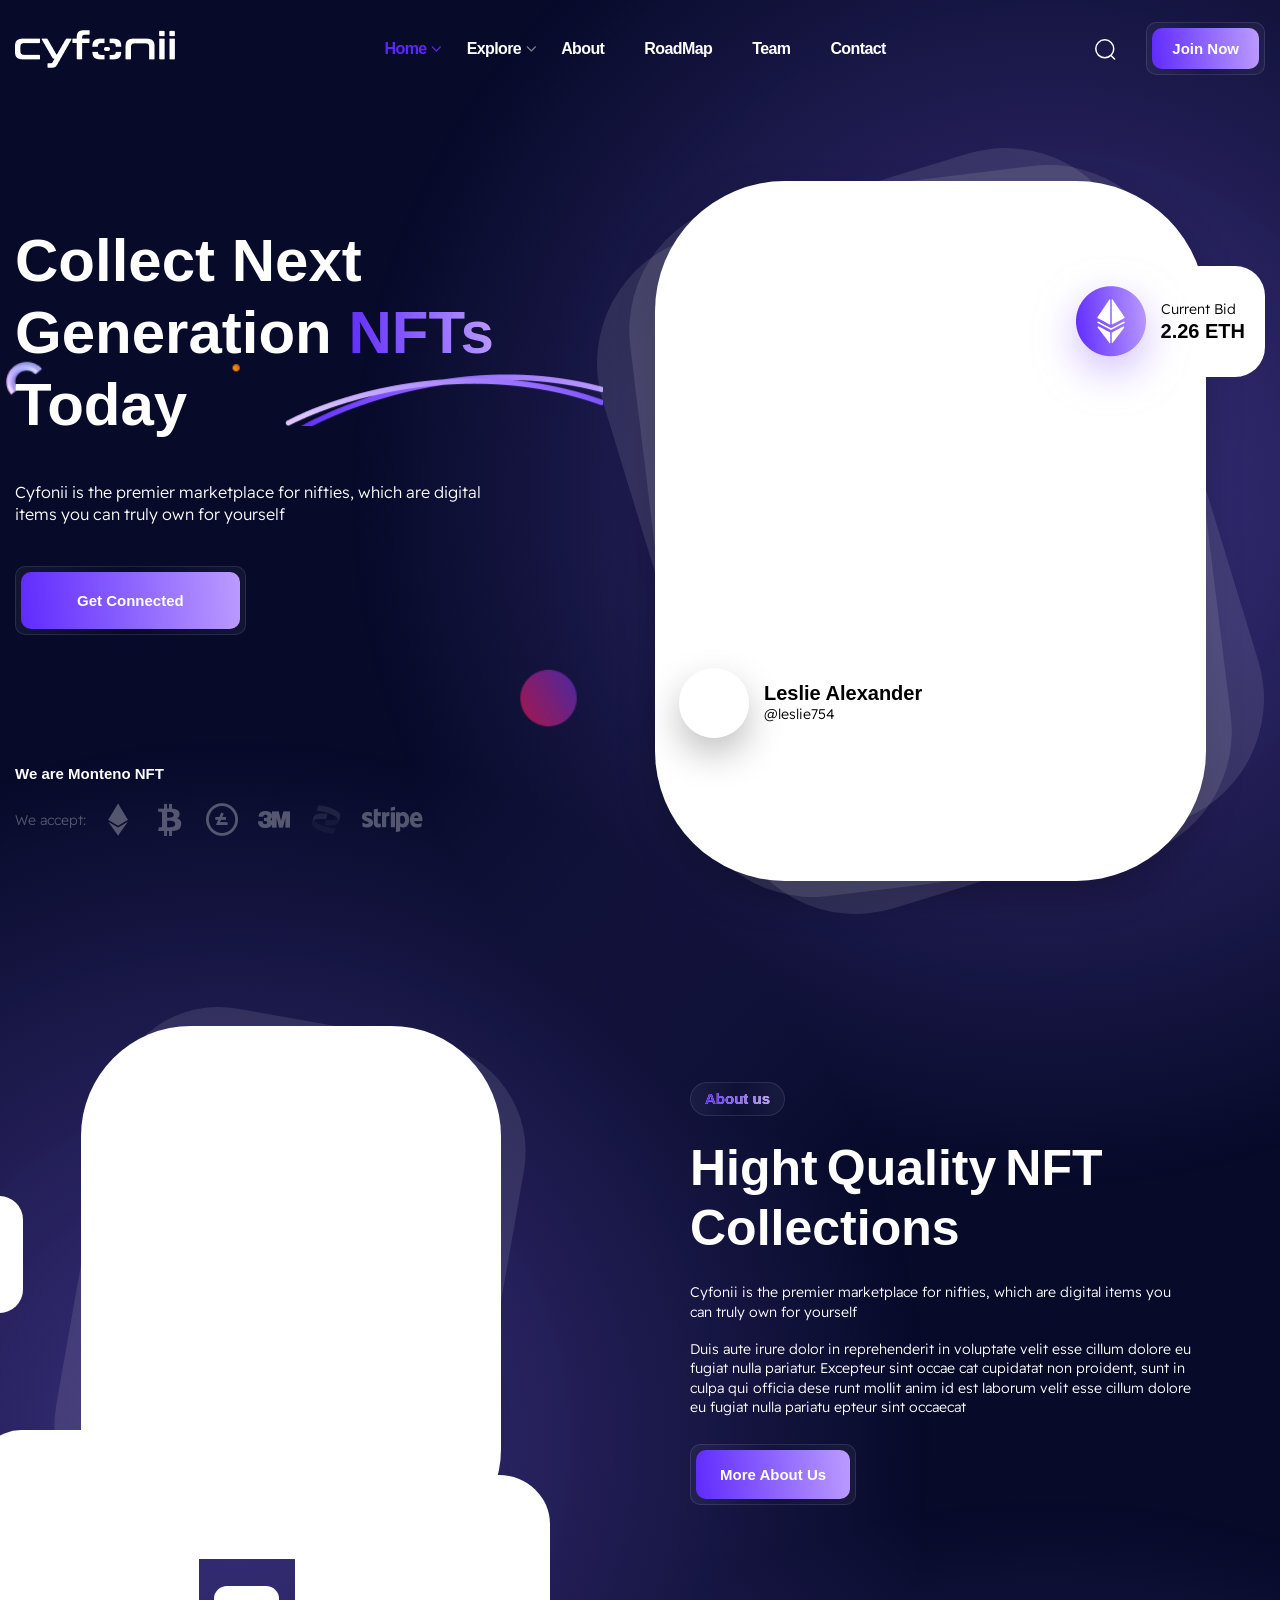
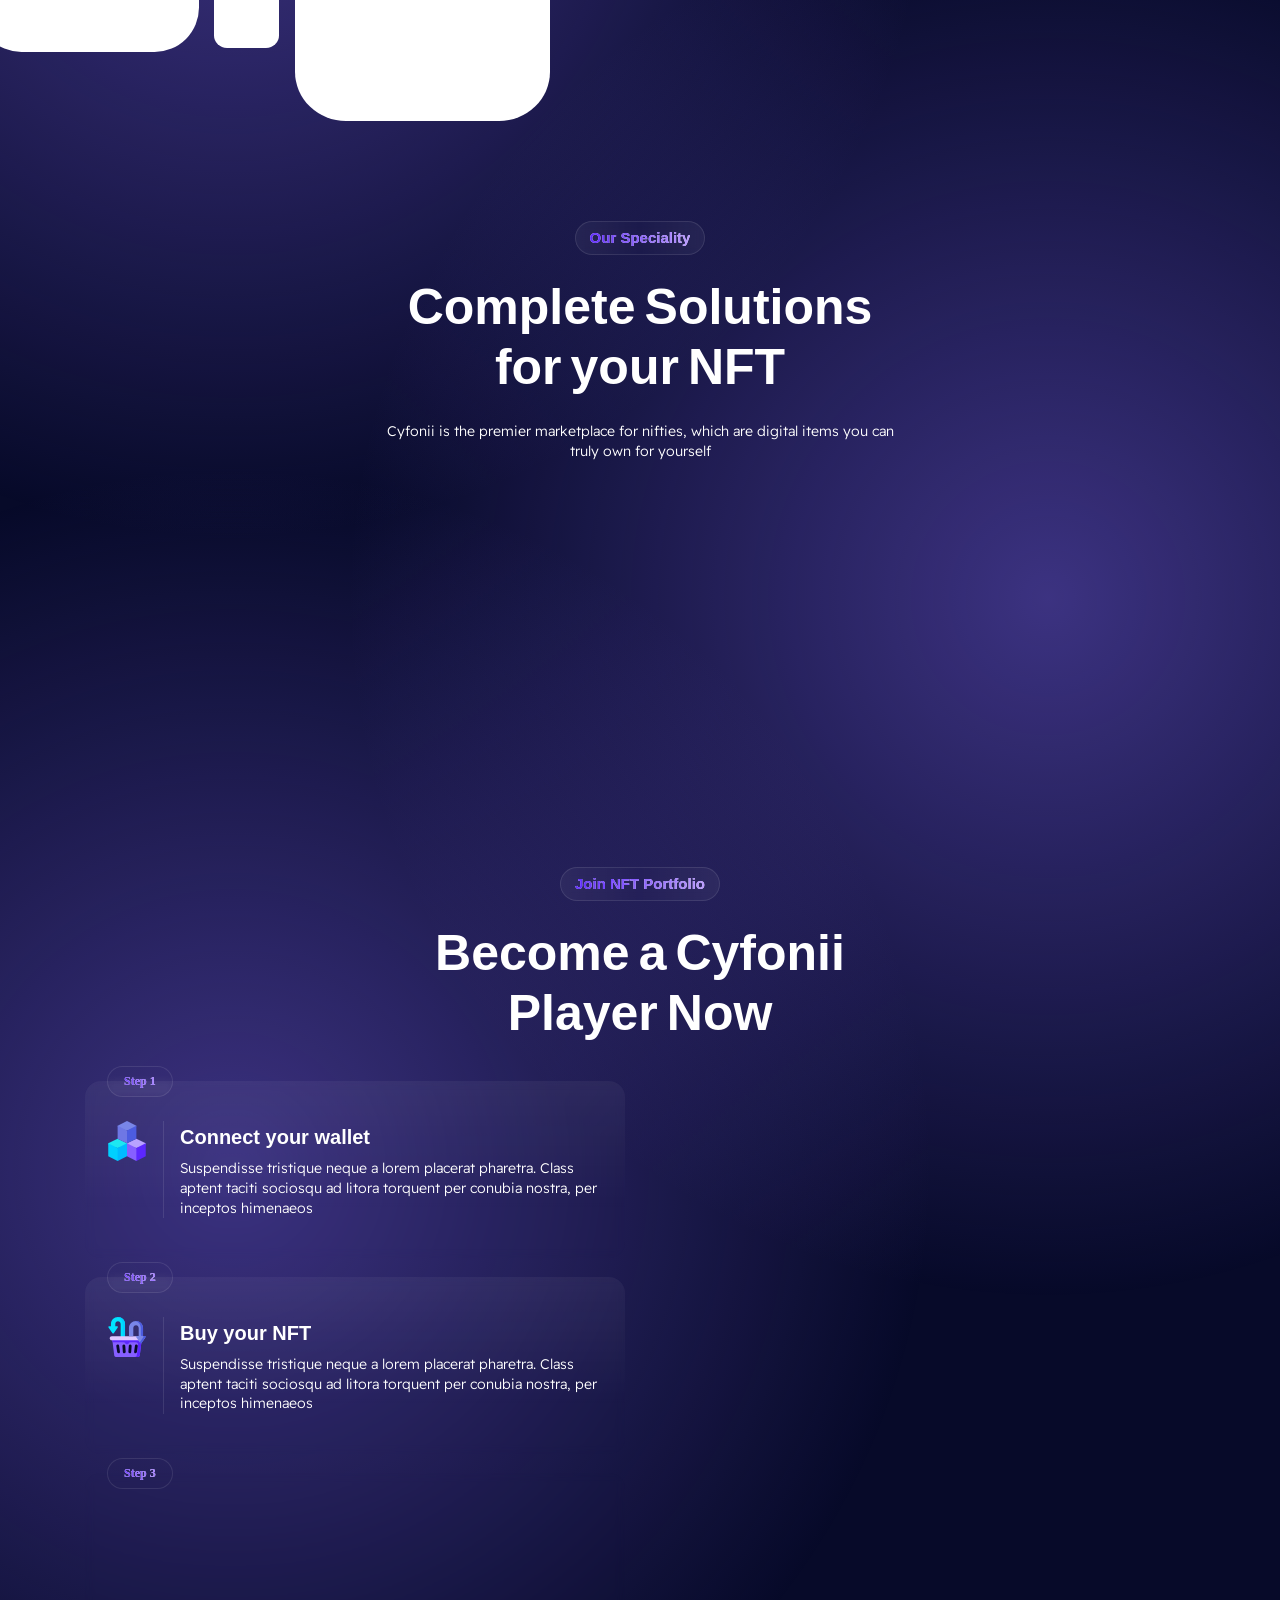
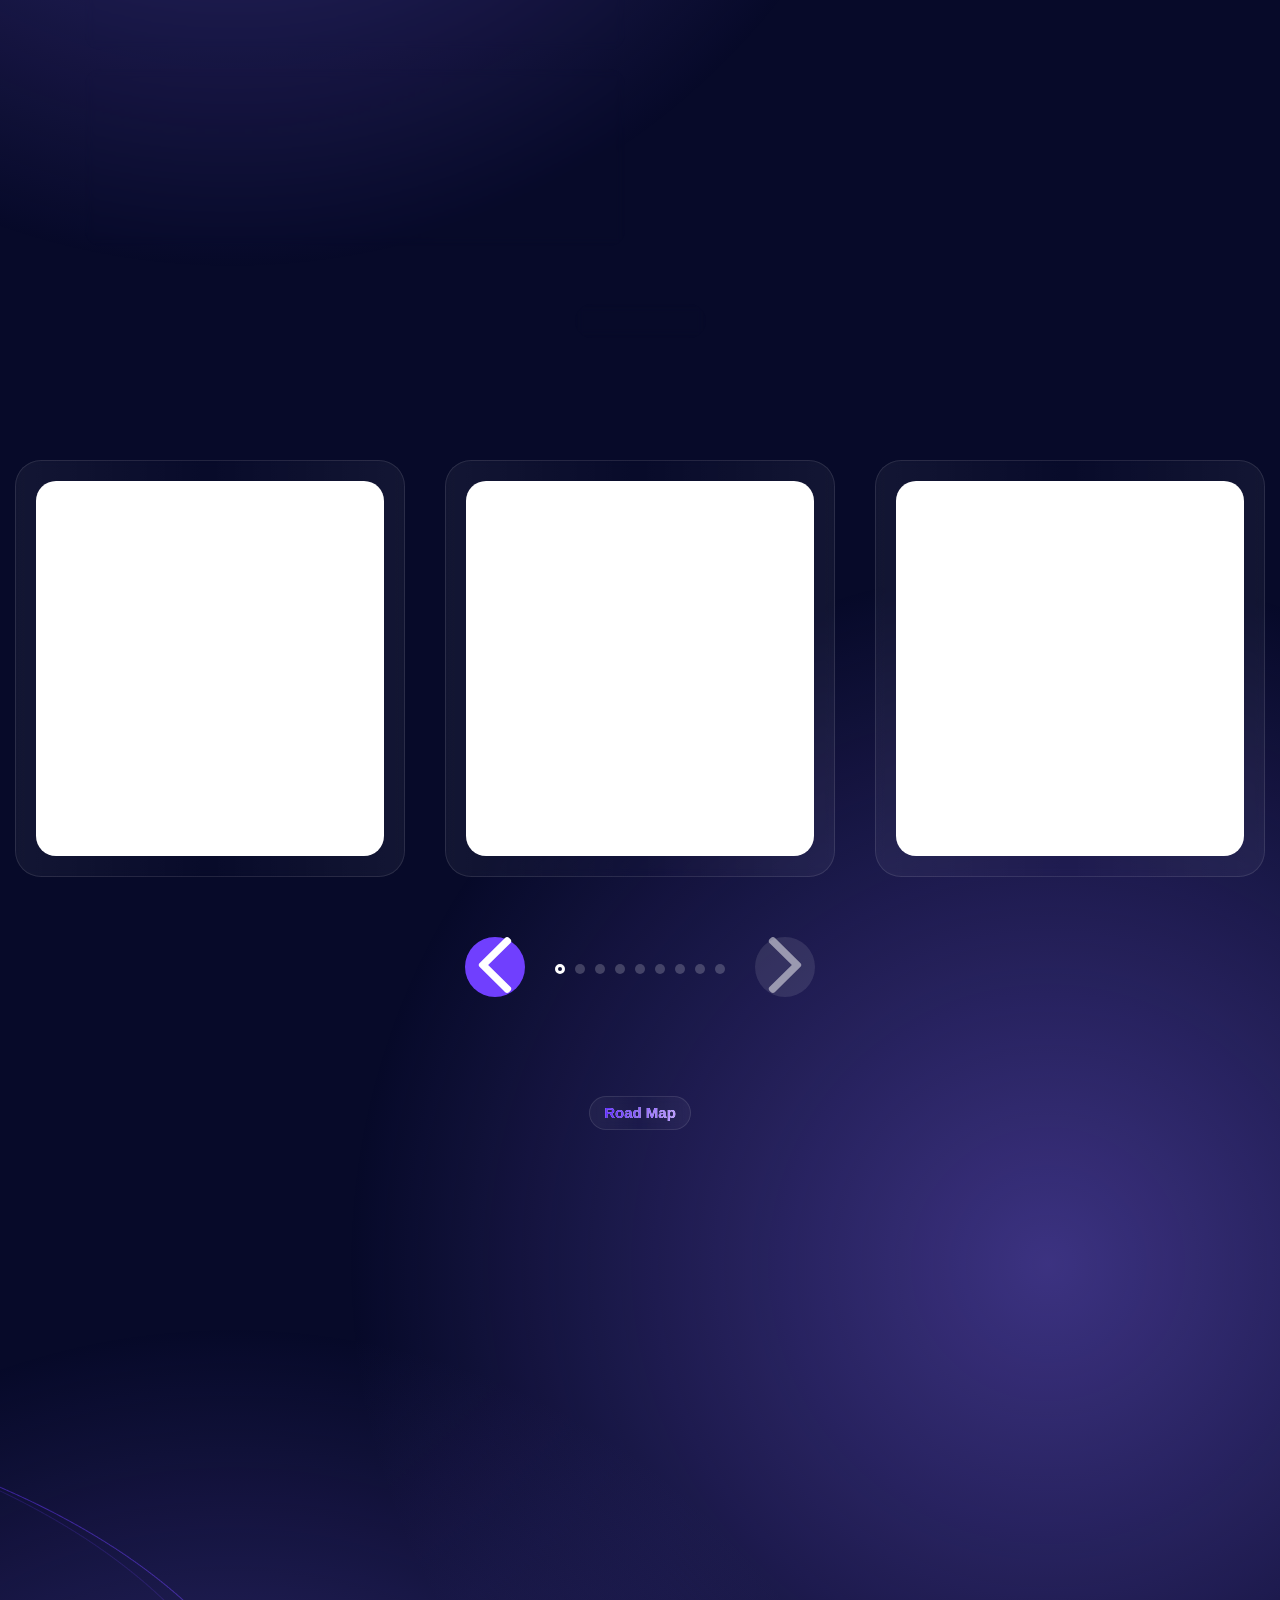
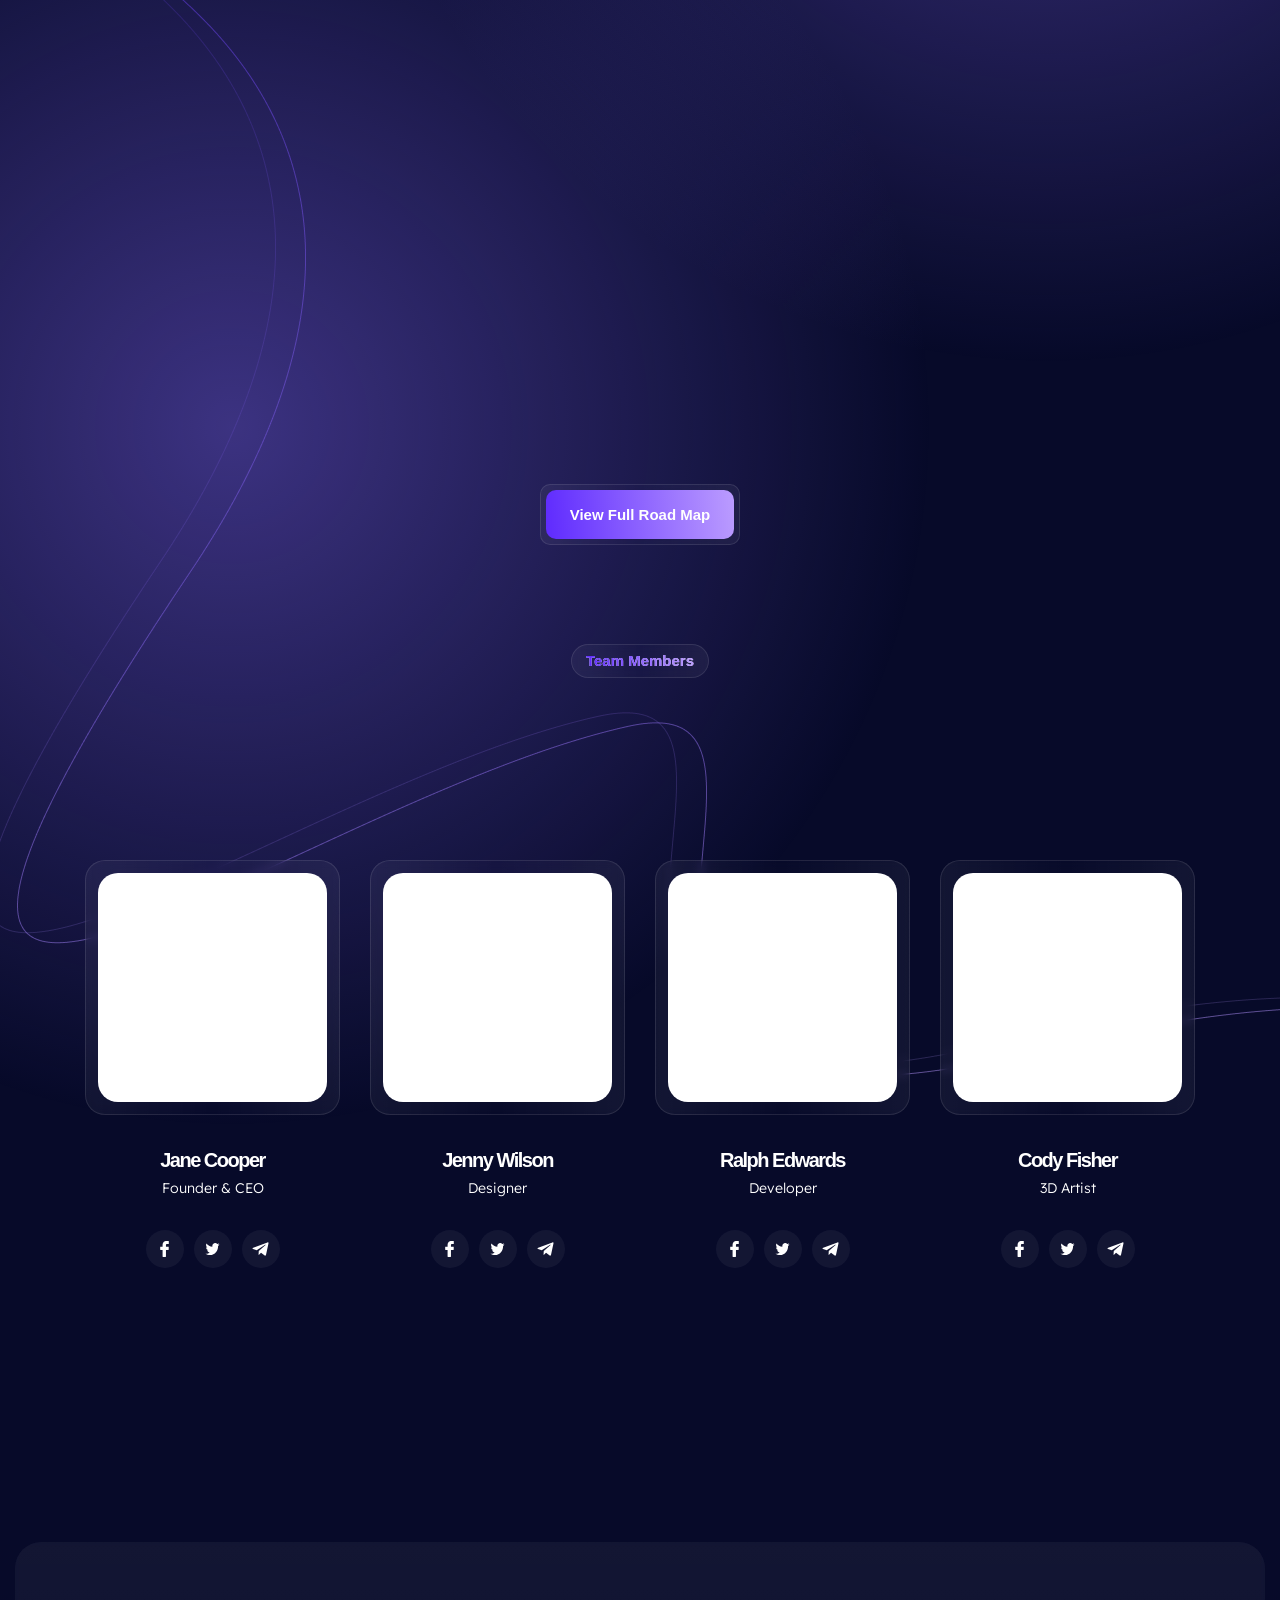
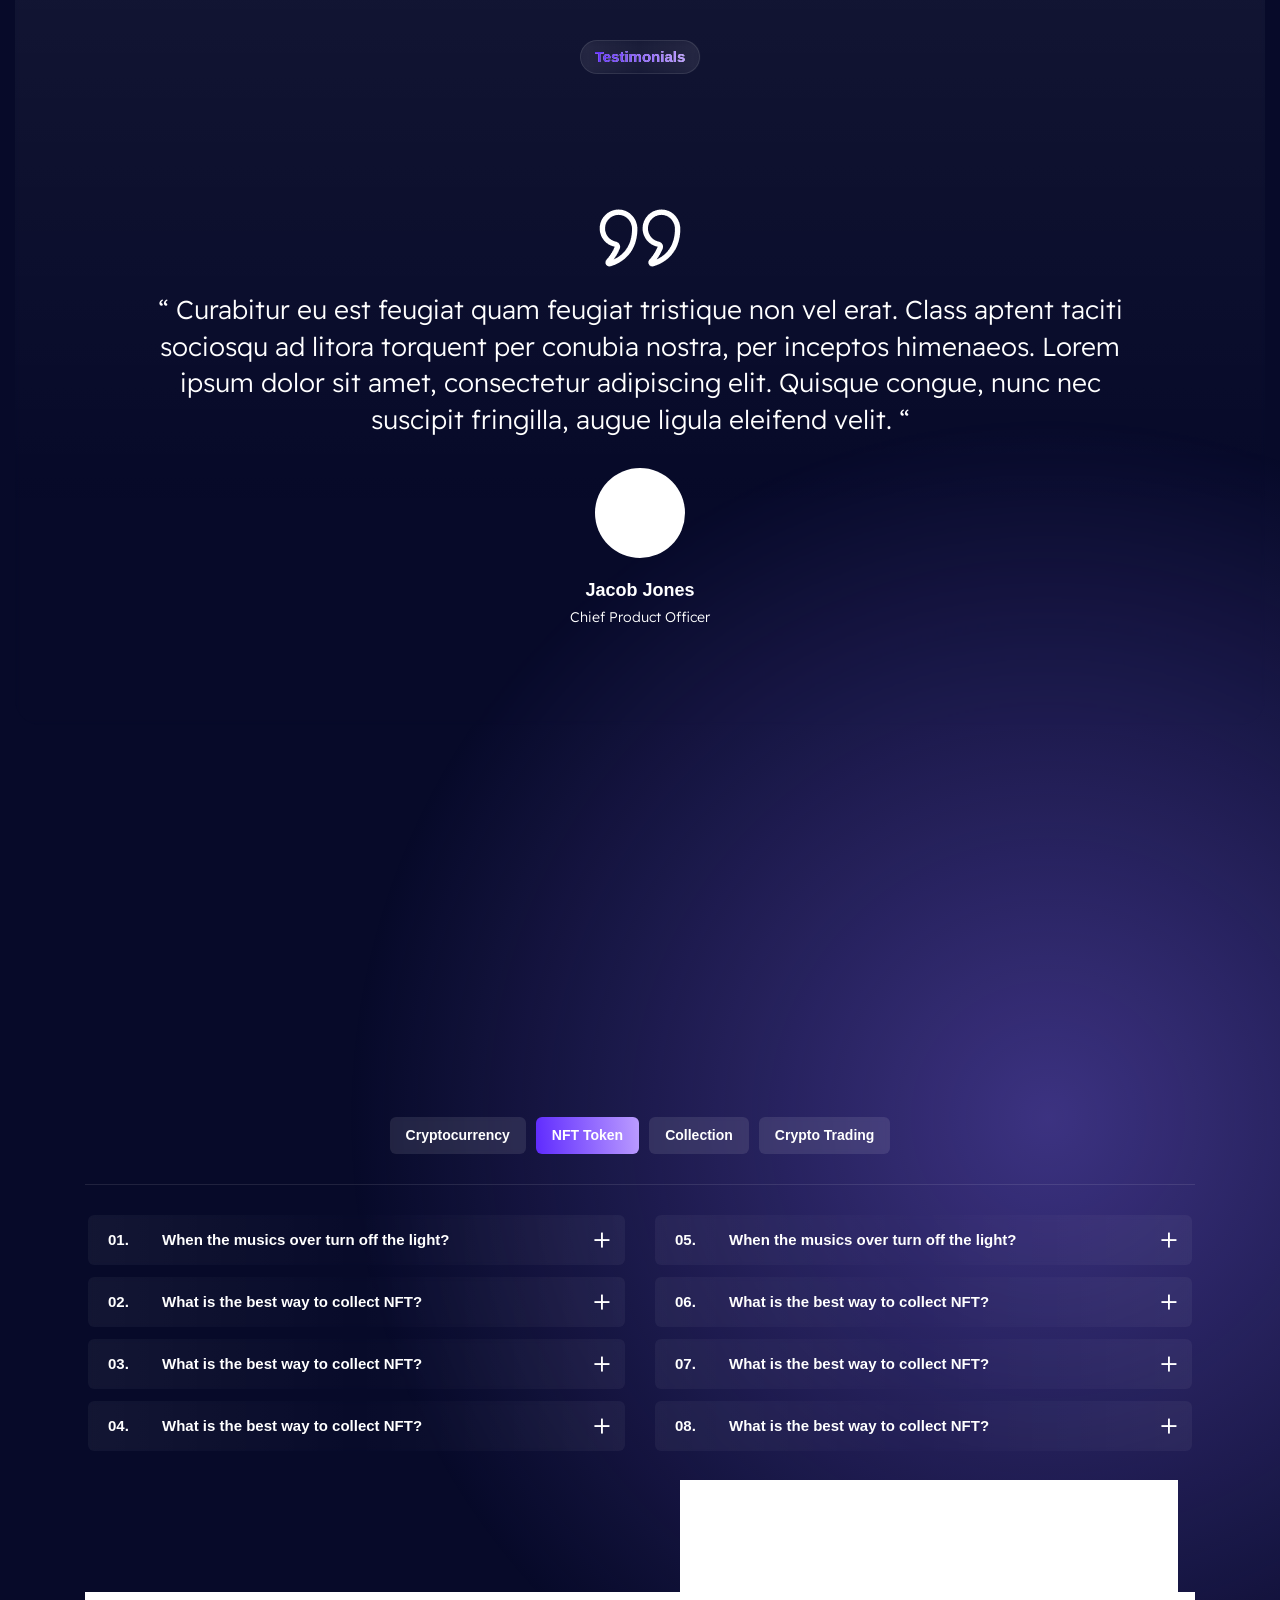
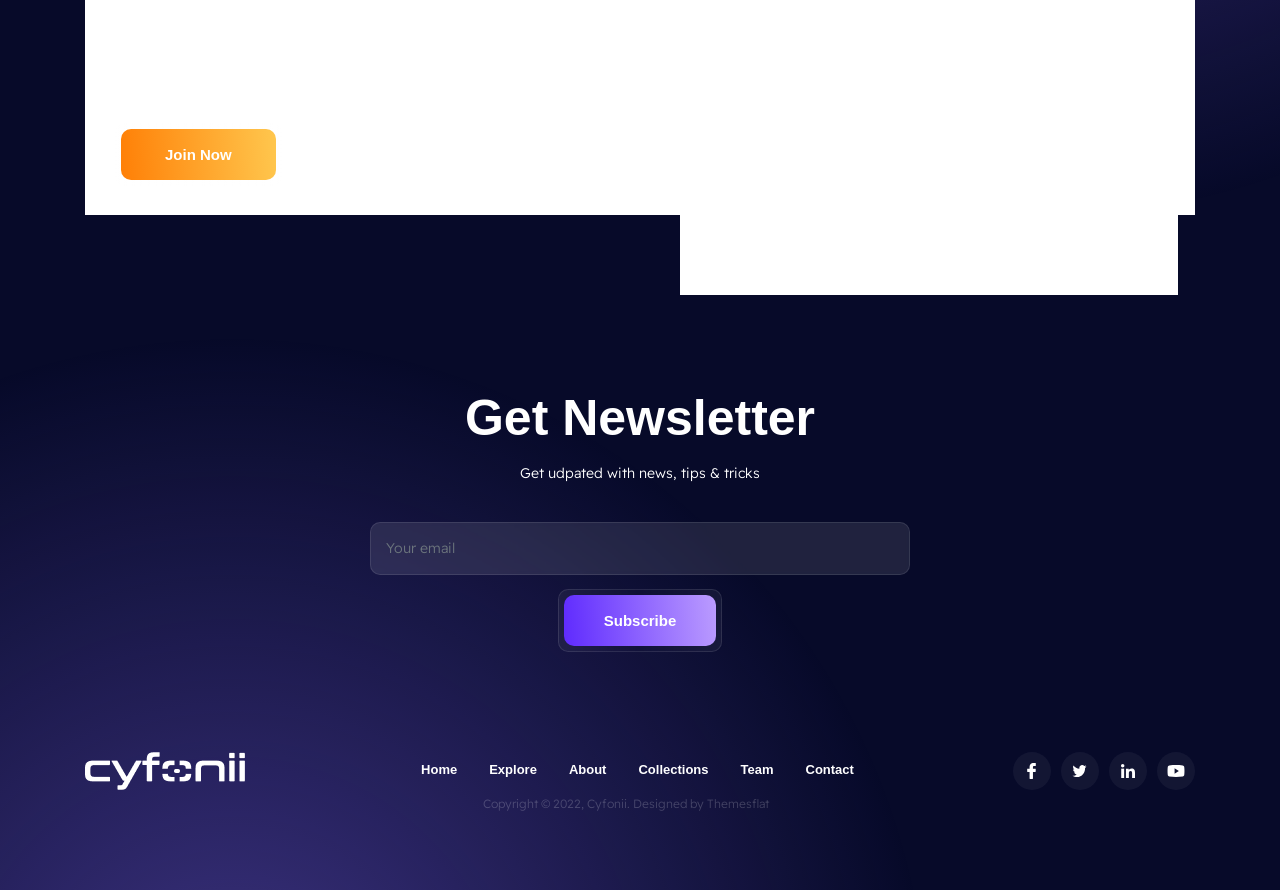
<file: cyfoniihtml/index.html>
<!DOCTYPE html>
<html lang="en">
<head>
    <meta charset="UTF-8">
    <meta http-equiv="X-UA-Compatible" content="IE=edge">
    <meta name="viewport" content="width=device-width, initial-scale=1.0">
    <title>Cyfonii - NFT Portfolio and Landing Page HTML Template</title>

    <!-- Styles -->

    <link
      rel="stylesheet"
      href="https://cdn.jsdelivr.net/npm/swiper/swiper-bundle.min.css"
    />

    <link rel="stylesheet" href="app/dist/aos.css">
    <link rel="stylesheet" href="app/dist/animate.css">
    <link rel="stylesheet" href="app/dist/app.css">
    <!-- end Styles -->

    <!-- Favicon and Touch Icons  -->
    <link rel="shortcut icon" href="assets/images/logo/favicon.png">
    <link rel="apple-touch-icon-precomposed" href="assets/images/logo/favicon.png">

</head>
<body class="home-main header-fixed">

    <div class="wrapper">

        <div class="preloader">
            <div class="clear-loading loading-effect-2">
            <span></span>
            </div>
        </div>

    <!-- Header -->
    <header id="header_main" class="header">
        <div class="container big">
            <div class="row">
                <div class="col-12">
                    <div class="header__body">
                        <div class="header__logo">
                            <a href="index.html">
                                <img id="site-logo" src="assets/images/logo/logo.png"
                                alt="Peson" width="160" height="38"
                                data-retina="assets/images/logo/logo@2x.png" data-width="160"
                                data-height="38">
                            </a>
                        </div>

                        <div class="header__right">
                            <nav id="main-nav" class="main-nav">
                                <ul id="menu-primary-menu" class="menu">

                                    <li class="menu-item menu-item-has-children menu-current-item">
                                        <a href="#">Home</a>
                                        <ul class="sub-menu">
                                            <li class="menu-item current-item"><a href="index.html">Home v1</a></li>
                                            <li class="menu-item"><a href="home-v2.html">Home v2</a></li>
                                            <li class="menu-item"><a href="home-v3.html">Home v3</a></li>
                                            <li class="menu-item"><a href="cardcarousel.html">Card Carousel</a></li>
                                            <li class="menu-item"><a href="zigzagcarousel.html">Zigzag Carousel</a></li>
                                            <li class="menu-item"><a href="coverflowcarousel.html">Coverflow Carousel</a></li>
                                            <li class="menu-item"><a href="itemcarousel.html">Item Carousel</a></li>
                                            <li class="menu-item"><a href="3dcarousel.html">3D Carousel</a></li>

                                        </ul>
                                    </li>
                                    <li class="menu-item menu-item-has-children">
                                        <a href="#">Explore</a>
                                        <ul class="sub-menu">
                                            <li class="menu-item"><a href="nft.html">NFTs</a></li>
                                            <li class="menu-item"><a href="blog.html">Blog List</a></li>
                                            <li class="menu-item"><a href="blog-details.html">Blog Details</a></li>
                                            
                                            <li class="menu-item"><a href="vision-mission.html">Visions & Mission</a></li>
                                            <li class="menu-item"><a href="help-center.html">Help Center</a></li>
                                            <li class="menu-item"><a href="parti-asset.html">Participants & Assets</a></li>
                                            <li class="menu-item"><a href="advisor.html">Advisors & Backers</a></li>
                                            <li class="menu-item"><a href="partner.html">Partners & Investors</a></li>

                                        </ul>
                                    </li>
                                    <li class="menu-item">
                                        <a href="about.html">About</a>
                                    </li>
                                    <li class="menu-item">
                                        <a href="roadmap.html">RoadMap</a>
                                    </li>
                                    <li class="menu-item">
                                        <a href="team.html">Team</a>
                                    </li>
                                    <li class="menu-item">
                                        <a href="contact.html">Contact</a>
                                    </li>                                     
                                </ul>
                            </nav>
                            <div class="mobile-button"><span></span></div>
                        </div>

                        <div class="header__action">
                            <a href="#" class="search-btn">
                                <svg width="21" height="21" viewBox="0 0 21 21" fill="none" xmlns="http://www.w3.org/2000/svg">
                                    <circle cx="9.7659" cy="9.76639" r="8.98856" stroke="white" stroke-width="1.5" stroke-linecap="round" stroke-linejoin="round"/>
                                    <path d="M16.0176 16.4849L19.5416 19.9997" stroke="white" stroke-width="1.5" stroke-linecap="round" stroke-linejoin="round"/>
                                </svg>                                    
                            </a>
                            <a href="contact.html" class="action-btn"><span>Join Now</span></a>
                        </div>
                    </div>
                </div>
            </div>
        </div>
    </header>
    <!-- end Header -->

    <!-- Banner -->
    <section class="banner">
        <div class="shape right"></div>
        <div class="container big">
            <div class="row">
                <div class="col-xl-6 col-md-12">
                    <div class="banner__left">
                        <div class="block-text">
                            <h2 class="heading">Collect Next
                                Generation <span class="s1 arlo_tm_animation_text_word"></span> <br>
                                Today</h2>
                            <p class="desc">Cyfonii is the premier marketplace for nifties, which are digital items you can truly own for yourself</p>

                            <a href="contact.html" class="action-btn"><span>Get Connected</span></a>
                        </div>

                        <div class="pay">
                            <h6>We are Monteno NFT</h6>

                            <div class="list">
                                <p>We accept:</p>

                                <ul>
                                    <li><a href="#"><span class="icon-logo-01"></span></a></li>
                                    <li><a href="#"><span class="icon-logo-02"></span></a></li>
                                    <li><a href="#"><span class="icon-logo-03"></span></a></li>
                                    <li><a href="#"><span class="icon-logo-04"></span></a></li>
                                    <li><a href="#"><span class="icon-logo-05"><span class="path1"></span><span class="path2"></span><span class="path3"></span><span class="path4"></span></span></a></li>
                                    <li><a href="#"><span class="icon-logo-06"></span></a></li>
                                </ul>
                            </div>
                        </div>
                    </div>
                </div>
                <div class="col-xl-6 col-md-12">

                    <div class="banner__right">
                        <div class="image">
                            <img src="assets/images/layouts/banner.png" alt="">
                        </div>

                        <div class="price">
                            <div class="icon">
                                <img src="assets/images/icon/icon-01.png" alt="">
                            </div>
                            <div class="content">
                                <p>Current Bid</p>
                                <h5>2.26 ETH</h5>
                            </div>
                        </div>

                        <div class="owner">
                            <div class="image">
                                <img src="assets/images/layouts/avt-01.png" alt="">
                            </div>
                            <div class="content">
                                <h5>Leslie Alexander</h5>
                                <p>@leslie754</p>
                            </div>
                        </div>
                    </div>
                </div>
            </div>
        </div>
    </section>
    <!-- End Banner -->

    <!-- About -->
    <section class="about">
        <div class="shape"></div>
        <div class="container">
            <div class="row rev">
                <div class="col-xl-6 col-md-12">
                    <div class="about__right">
                        <div class="images">
                            <img class="img1" src="assets/images/layouts/about-01.png" alt="">
                            <img class="img2" src="assets/images/layouts/about-02.png" alt="">
                            <img class="img3" src="assets/images/layouts/about-03.png" alt="">
                            <img class="img4" src="assets/images/layouts/about-04.png" alt="">
                            <img class="img5" src="assets/images/layouts/about-05.png" alt="">
                        </div>
                    </div>
                </div>
                <div class="col-xl-6 col-md-12">
                    <div class="block-text" >
                        <h6 class="sub-heading"><span>About us</span></h6>
                        <h3 class="heading wow" data-splitting>Hight Quality
                            NFT Collections</h3>
                            <p class="mb-17">Cyfonii is the premier marketplace for nifties, which are digital items you can truly own for yourself</p>
                            <p class="mb-26">Duis aute irure dolor in reprehenderit in voluptate velit esse cillum dolore eu fugiat nulla pariatur. Excepteur sint occae cat cupidatat non proident, sunt in culpa qui officia dese runt mollit anim id est laborum velit esse cillum dolore eu fugiat nulla pariatu epteur sint occaecat</p>
                            <a href="about.html" class="action-btn"><span>More About Us</span></a>
                    </div>
                </div>
            </div>
        </div>
    </section>
    <!-- End About -->

    <section class="speciality">
        <div class="shape right"></div>
        <div class="container">
            <div class="row">
                <div class="col-12">
                    <div class="block-text center">
                        <h6 class="sub-heading"><span>Our Speciality</span></h6>
                        <h3 class="heading wow" data-splitting>Complete Solutions <br>
                            for your NFT</h3>
                            <p class="">Cyfonii is the premier marketplace for nifties, which are digital items you can truly own for yourself</p>
                            
                    </div>
                </div>
                <div class="col-xl-3 col-md-6">
                    <div class="speciality-box" data-aos="fade-up" data-aos-duration="2000">
                        <div class="icon">
                            <svg width="48" height="48" viewBox="0 0 48 48" fill="none" xmlns="http://www.w3.org/2000/svg">
                                <path fill-rule="evenodd" clip-rule="evenodd" d="M25.4995 11.1667H14.666V10.0001C14.666 4.84542 18.8447 0.666748 23.9994 0.666748H37.9994C43.1539 0.666748 47.3327 4.84542 47.3327 10.0001V24.0001C47.3327 29.1546 43.1539 33.3334 37.9994 33.3334H36.8327V22.5C36.8327 16.2409 31.7586 11.1667 25.4995 11.1667ZM9.99935 47.3334H23.9994C29.1539 47.3334 33.3327 43.1547 33.3327 38.0001V24.0001C33.3327 18.8454 29.1539 14.6667 23.9994 14.6667H9.99935C4.84469 14.6667 0.666016 18.8454 0.666016 24.0001V38.0001C0.666016 43.1547 4.84469 47.3334 9.99935 47.3334ZM25.1518 25.0165C25.8791 25.6528 25.9528 26.7586 25.3163 27.4859L18.6199 35.139C17.181 36.7835 14.7024 37.0035 12.996 35.6385L8.90614 32.3667C8.15142 31.7628 8.02906 30.6615 8.63283 29.9069C9.23658 29.1521 10.3378 29.0298 11.0926 29.6337L15.1825 32.9055C15.4262 33.1006 15.7803 33.069 15.9859 32.8341L22.6824 25.181C23.3187 24.4537 24.4243 24.3799 25.1518 25.0165Z" fill="url(#paint0_linear_939_616)"/>
                                <defs>
                                <linearGradient id="paint0_linear_939_616" x1="23.9993" y1="0.666748" x2="23.9993" y2="47.3334" gradientUnits="userSpaceOnUse">
                                <stop offset="1" stop-color="white"/>
                                <stop offset="1" stop-color="white" stop-opacity="0.5"/>
                                </linearGradient>
                                </defs>
                            </svg>
                        </div>
                        <h5 class="title">Huge Collection</h5>
                        <p>Oficia dese runt mollit anim id est labo met, consectetur adipis</p>
                        <h3 class="number">01</h3>
                    </div>
                </div>
                <div class="col-xl-3 col-md-6">
                    <div class="speciality-box" data-aos="fade-up" data-aos-duration="2400">
                        <div class="icon">
                            <svg width="48" height="42" viewBox="0 0 48 42" fill="none" xmlns="http://www.w3.org/2000/svg">
                                <path d="M39.2612 1.68623L46.0794 9.45348C47.6617 11.256 47.7559 13.9428 46.3037 15.8544L27.9319 40.0393C25.9458 42.6536 22.0529 42.6536 20.0667 40.0393L1.6949 15.8544C0.242769 13.9428 0.33692 11.256 1.91922 9.45348L8.73743 1.68623C9.67896 0.613667 11.0285 0 12.4457 0H19.5891H28.9607H35.5531C36.9701 0 38.3197 0.613667 39.2612 1.68623Z" fill="url(#paint0_linear_939_5927)"/>
                                <defs>
                                <linearGradient id="paint0_linear_939_5927" x1="23.9993" y1="0" x2="23.9993" y2="42" gradientUnits="userSpaceOnUse">
                                <stop offset="1" stop-color="white"/>
                                <stop offset="1" stop-color="white" stop-opacity="0.5"/>
                                </linearGradient>
                                </defs>
                            </svg>
                        </div>
                        <h5 class="title">High Quality</h5>
                        <p>Oficia dese runt mollit anim id est labo met, consectetur adipis</p>
                        <h3 class="number">02</h3>
                    </div>
                </div>
                <div class="col-xl-3 col-md-6">
                    <div class="speciality-box" data-aos="fade-up" data-aos-duration="2800">
                        <div class="icon">
                            <svg width="48" height="42" viewBox="0 0 48 42" fill="none" xmlns="http://www.w3.org/2000/svg">
                                <path fill-rule="evenodd" clip-rule="evenodd" d="M9.99935 4.66667C9.99935 2.08934 12.0887 0 14.666 0H33.3327C35.9101 0 37.9994 2.08934 37.9994 4.66667V7H9.99935V4.66667ZM5.33268 15.1667C5.33268 12.5893 7.42202 10.5 9.99935 10.5H37.9994C40.5768 10.5 42.666 12.5893 42.666 15.1667V17.5H5.33268V15.1667ZM0.666016 25.6667C0.666016 23.0893 2.75535 21 5.33268 21H42.666C45.2434 21 47.3327 23.0893 47.3327 25.6667V32.6667C47.3327 37.8212 43.1539 42 37.9994 42H9.99935C4.84469 42 0.666016 37.8212 0.666016 32.6667V25.6667ZM17.5827 28C17.5827 27.0335 18.3662 26.25 19.3327 26.25H28.666C29.6325 26.25 30.416 27.0335 30.416 28C30.416 28.9665 29.6325 29.75 28.666 29.75H19.3327C18.3662 29.75 17.5827 28.9665 17.5827 28Z" fill="url(#paint0_linear_939_156)"/>
                                <defs>
                                <linearGradient id="paint0_linear_939_156" x1="23.9993" y1="0" x2="23.9993" y2="42" gradientUnits="userSpaceOnUse">
                                <stop offset="1" stop-color="white"/>
                                <stop offset="1" stop-color="white" stop-opacity="0.5"/>
                                </linearGradient>
                                </defs>
                            </svg>    
                        </div>
                        <h5 class="title">Top Resource</h5>
                        <p>Oficia dese runt mollit anim id est labo met, consectetur adipis</p>
                        <h3 class="number">03</h3>
                    </div>
                </div>
                <div class="col-xl-3 col-md-6">
                    <div class="speciality-box" data-aos="fade-up" data-aos-duration="3000">
                        <div class="icon">
                            <svg width="42" height="48" viewBox="0 0 42 48" fill="none" xmlns="http://www.w3.org/2000/svg">
                                <path fill-rule="evenodd" clip-rule="evenodd" d="M42 19.6841V37.9226C42 43.1201 37.8212 47.3334 32.6667 47.3334H9.33333C4.17867 47.3334 0 43.1201 0 37.9226V19.6841C0 16.8586 1.25916 14.1826 3.42967 12.3953L15.0963 2.78856C18.532 -0.0405116 23.468 -0.040535 26.9036 2.78856L38.5702 12.3953C40.7409 14.1826 42 16.8586 42 19.6841ZM28.5833 36.2501V41.5001C28.5833 42.7888 27.5387 43.8334 26.25 43.8334H15.75C14.4613 43.8334 13.4167 42.7888 13.4167 41.5001V36.2501C13.4167 32.062 16.8119 28.6667 21 28.6667C25.1881 28.6667 28.5833 32.062 28.5833 36.2501Z" fill="url(#paint0_linear_939_899)"/>
                                <defs>
                                <linearGradient id="paint0_linear_939_899" x1="21" y1="0.666748" x2="21" y2="47.3334" gradientUnits="userSpaceOnUse">
                                <stop offset="1" stop-color="white"/>
                                <stop offset="1" stop-color="white" stop-opacity="0.5"/>
                                </linearGradient>
                                </defs>
                            </svg>    
                        </div>
                        <h5 class="title">Big Community</h5>
                        <p>Oficia dese runt mollit anim id est labo met, consectetur adipis</p>
                        <h3 class="number">04</h3>
                    </div>
                </div>
            </div>
        </div>
    </section>

    <section class="portfolio">
        <div class="shape"></div>
        <div class="container">
            <div class="row">
                <div class="col-12">
                    <div class="block-text center">
                        <h6 class="sub-heading"><span>Join NFT Portfolio</span></h6>
                        <h3 class="heading wow" data-splitting>Become a Cyfonii <br>
                            Player Now</h3>
                            
                    </div>
                </div>
                <div class="col-xl-6 col-md-6">
                    <div class="portfolio__left">
                        <div class="portfolio-box">
                            <div class="step">Step 1</div>
                            <div class="icon">
                                <svg width="38" height="40" viewBox="0 0 38 40" fill="none" xmlns="http://www.w3.org/2000/svg">
                                    <path d="M9.625 27.0312L1.11516 25.1201L0.25 22.3438L9.625 17.6562L19 22.3438L18.0232 25.1759L9.625 27.0312Z" fill="#1DE8F1"/>
                                    <path d="M9.625 40L0.25 35.3125V22.3438L9.625 27.0312L11.9688 30.4808V36.632L9.625 40Z" fill="#00D0FF"/>
                                    <path d="M19 35.3125L9.625 40V27.0312L19 22.3438V35.3125Z" fill="#00BBFF"/>
                                    <path d="M28.375 27.0312L19.8652 25.1201L19 22.3438L28.375 17.6562L37.75 22.3438L36.7732 25.1759L28.375 27.0312Z" fill="#B9A2FF"/>
                                    <path d="M28.375 40L19 35.3125V22.3438L28.375 27.0312L30.7188 30.4808V36.632L28.375 40Z" fill="#865FFF"/>
                                    <path d="M37.75 35.3125L28.375 40V27.0312L37.75 22.3438V35.3125Z" fill="#5C27FE"/>
                                    <path d="M19 9.375L10.4902 7.46383L9.625 4.6875L19 0L28.375 4.6875L27.3982 7.51961L19 9.375Z" fill="#7986E8"/>
                                    <path d="M19 22.3438L9.625 17.6562V4.6875L19 9.375L21.3438 12.7464V18.9757L19 22.3438Z" fill="#6E77E5"/>
                                    <path d="M28.375 17.6562L19 22.3438V9.375L28.375 4.6875V17.6562Z" fill="#4C5CE1"/>
                                    </svg>
                                    
                            </div>
                            <div class="content">
                                <h5 class="title">Connect your wallet</h5>
                                <p>Suspendisse tristique neque a lorem placerat pharetra. Class aptent taciti sociosqu ad litora torquent per conubia nostra, per inceptos himenaeos</p>
                            </div>
                        </div>
                        <div class="portfolio-box">
                            <div class="step">Step 2</div>
                            <div class="icon">
                                <svg width="38" height="40" viewBox="0 0 38 40" fill="none" xmlns="http://www.w3.org/2000/svg">
                                    <path d="M2.95254 7.0368V9.32914H1.1348C0.494411 9.32914 0.120349 10.0513 0.489802 10.5744L4.47918 16.2224C4.79379 16.6679 5.45457 16.6679 5.76918 16.2224L9.75855 10.5744C10.128 10.0513 9.75394 9.32914 9.11355 9.32914H7.29582V7.0368C7.29582 5.55156 8.50418 4.3432 9.98949 4.3432C11.4748 4.3432 12.683 5.55156 12.683 7.0368V20.1065H17.0262V7.0368C17.0262 3.15672 13.8695 0 9.98941 0C6.10933 0 2.95254 3.15672 2.95254 7.0368Z" fill="#00E3FF"/>
                                    <path d="M17.0255 7.03664V20.1062H14.6336V7.03664C14.6336 3.56461 12.1056 0.67125 8.79297 0.102266C9.18172 0.0346094 9.58086 0 9.98898 0C13.8691 0 17.0255 3.15656 17.0255 7.03664Z" fill="#00D0FF"/>
                                    <path d="M30.2029 39.9999H7.79977C7.00305 39.9999 6.33133 39.4059 6.23398 38.6151L4.24609 22.467H33.7565L31.7687 38.6151C31.6713 39.4059 30.9996 39.9999 30.2029 39.9999Z" fill="#865FFF"/>
                                    <path d="M4.24609 22.4673L4.59867 25.3306H15.8534C16.4356 25.3306 16.9819 25.6428 17.2505 26.1592C17.5791 26.7913 18.2398 27.2229 19.0013 27.2229C19.763 27.2229 20.4236 26.7913 20.7522 26.1592C21.0208 25.6428 21.567 25.3306 22.1492 25.3306H27.9644C29.2641 25.3306 30.2705 26.4685 30.1117 27.7585L28.7753 38.6148C28.6775 39.406 28.0063 39.9999 27.2095 39.9999H30.203C30.9998 39.9999 31.671 39.406 31.7688 38.6148L33.7566 22.4673H4.24609Z" fill="#5C27FE"/>
                                    <path d="M16.3707 36.3227C15.5938 36.377 14.92 35.7913 14.8656 35.0144L14.4488 29.0537C14.3945 28.2769 14.9802 27.603 15.7572 27.5487C16.534 27.4944 17.2079 28.0801 17.2622 28.857L17.679 34.8176C17.7333 35.5945 17.1476 36.2683 16.3707 36.3227Z" fill="#070A29"/>
                                    <path d="M10.7584 36.2906C9.98717 36.399 9.27413 35.8617 9.16577 35.0905L8.33421 29.1734C8.22585 28.4022 8.76311 27.6891 9.53436 27.5808C10.3056 27.4724 11.0187 28.0097 11.127 28.7809L11.9586 34.698C12.0669 35.4691 11.5296 36.1823 10.7584 36.2906Z" fill="#070A29"/>
                                    <path d="M21.7025 36.3227C22.4793 36.377 23.1532 35.7913 23.2075 35.0144L23.6243 29.0537C23.6786 28.2769 23.0929 27.603 22.316 27.5487C21.5391 27.4944 20.8653 28.0801 20.8109 28.857L20.3941 34.8176C20.3399 35.5945 20.9256 36.2683 21.7025 36.3227Z" fill="#070A29"/>
                                    <path d="M27.3156 36.2906C28.0869 36.399 28.7999 35.8617 28.9083 35.0905L29.7398 29.1734C29.8482 28.4022 29.3109 27.6891 28.5397 27.5808C27.7685 27.4724 27.0554 28.0097 26.947 28.7809L26.1155 34.698C26.007 35.4691 26.5444 36.1823 27.3156 36.2906Z" fill="#070A29"/>
                                    <path d="M34.2805 23.359H3.72273C2.59875 23.359 1.6875 22.4479 1.6875 21.3238C1.6875 20.1998 2.59867 19.2886 3.72273 19.2886H34.2805C35.4045 19.2886 36.3158 20.1997 36.3158 21.3238C36.3158 22.4479 35.4045 23.359 34.2805 23.359Z" fill="#DEC7FF"/>
                                    <path d="M36.315 21.3237C36.315 21.8861 36.087 22.394 35.7187 22.7624C35.3511 23.1308 34.8416 23.3587 34.2799 23.3587H31.4766C32.0382 23.3587 32.5477 23.1308 32.9153 22.7624C33.2837 22.394 33.5116 21.8861 33.5116 21.3237C33.5116 20.1996 32.6005 19.2886 31.4766 19.2886H34.2799C35.4039 19.2886 36.315 20.1997 36.315 21.3237Z" fill="#FCA863"/>
                                    <path d="M35.0425 11.061V18.9871H36.8602C37.5006 18.9871 37.8747 19.7093 37.5052 20.2324L33.5159 25.8804C33.2013 26.3259 32.5405 26.3259 32.2259 25.8804L28.2365 20.2324C27.867 19.7093 28.2411 18.9871 28.8815 18.9871H30.6992V11.061C30.6992 9.57573 29.4909 8.36737 28.0055 8.36737C26.5202 8.36737 25.312 9.57573 25.312 11.061V19.2885H20.9688V11.061C20.9688 7.18081 24.1255 4.02417 28.0055 4.02417C31.8856 4.02417 35.0425 7.18089 35.0425 11.061Z" fill="#7986E8"/>
                                    <path d="M37.5033 20.2325L33.5138 25.88C33.1991 26.3259 32.5391 26.3259 32.2244 25.88L31.7793 25.2498L35.323 20.2326C35.6923 19.7095 35.319 18.9867 34.6783 18.9867H33.665C33.2205 18.9867 32.8602 18.6264 32.8602 18.1819V11.0608C32.8602 7.55172 30.2783 4.63422 26.9141 4.10868C27.3525 4.04024 27.8032 4.01211 28.263 4.02891C32.0615 4.16735 35.0404 7.35094 35.0404 11.152V18.9866H36.8585C37.4984 18.9866 37.8727 19.7094 37.5033 20.2325Z" fill="#4C5CE1"/>
                                    </svg>
                                    
                            </div>
                            <div class="content">
                                <h5 class="title">Buy your NFT</h5>
                                <p>Suspendisse tristique neque a lorem placerat pharetra. Class aptent taciti sociosqu ad litora torquent per conubia nostra, per inceptos himenaeos</p>
                            </div>
                        </div>
                        <div class="portfolio-box">
                            <div class="step">Step 3</div>
                            <div class="icon">
                                <svg width="40" height="36" viewBox="0 0 40 36" fill="none" xmlns="http://www.w3.org/2000/svg">
                                    <path d="M28.2031 32.0625C28.2031 32.7187 27.6876 33.2344 27.0312 33.2344H12.9688C12.3124 33.2344 11.7969 32.7187 11.7969 32.0625C11.7969 31.4062 12.3124 30.8906 12.9688 30.8906H27.0312C27.6876 30.8906 28.2031 31.4062 28.2031 32.0625Z" fill="#DEC7FF"/>
                                    <path d="M28.2031 32.0625C28.2031 32.7187 27.6876 33.2344 27.0312 33.2344H17.6562V30.8906H27.0312C27.6876 30.8906 28.2031 31.4062 28.2031 32.0625Z" fill="#5C27FE"/>
                                    <path d="M28.2031 3.9375C28.2031 4.59367 27.6876 5.10938 27.0312 5.10938H12.9688C12.3124 5.10938 11.7969 4.59367 11.7969 3.9375C11.7969 3.28117 12.3124 2.76562 12.9688 2.76562H27.0312C27.6876 2.76562 28.2031 3.28117 28.2031 3.9375Z" fill="#DEC7FF"/>
                                    <path d="M35.3582 17.0753C34.9279 17.0753 34.5147 16.8384 34.3087 16.4276L29.374 6.55821C29.0845 5.97915 29.3191 5.27532 29.8982 4.98579C30.4761 4.69743 31.1811 4.9297 31.4706 5.50993L36.4053 15.3793C36.6948 15.9584 36.4602 16.6622 35.8811 16.9517C35.7129 17.0352 35.5344 17.0753 35.3582 17.0753Z" fill="#5C27FE"/>
                                    <path d="M30.4207 31.1379C30.2445 31.1379 30.0659 31.0978 29.8977 31.0143C29.4869 30.8094 29.25 30.3951 29.25 29.966C29.25 29.7897 29.2901 29.6101 29.3736 29.4418L34.3083 19.5725C34.599 18.9934 35.3005 18.7611 35.8807 19.0483C36.2916 19.2532 36.5284 19.6675 36.5284 20.0966C36.5284 20.2729 36.4884 20.4526 36.4048 20.6208L31.4702 30.4901C31.2641 30.901 30.851 31.1379 30.4207 31.1379Z" fill="#5C27FE"/>
                                    <path d="M4.63989 17.0753C4.46364 17.0753 4.28513 17.0352 4.11693 16.9517C3.53786 16.6622 3.30325 15.9584 3.59278 15.3793L8.52747 5.50993C8.81817 4.9297 9.51966 4.69743 10.0999 4.98579C10.679 5.27532 10.9136 5.97915 10.624 6.55821L5.68935 16.4276C5.48333 16.8384 5.07021 17.0753 4.63989 17.0753Z" fill="#DEC7FF"/>
                                    <path d="M9.57692 31.1379C9.14661 31.1379 8.73349 30.901 8.52747 30.4901L3.59278 20.6208C3.30325 20.0417 3.53786 19.3379 4.11693 19.0483C4.69482 18.7611 5.39982 18.9934 5.68935 19.5725L10.624 29.4418C10.9136 30.0209 10.679 30.7247 10.0999 31.0143C9.93169 31.0978 9.75317 31.1379 9.57692 31.1379Z" fill="#DEC7FF"/>
                                    <path d="M34.3108 18.1237C34.1838 18.1237 34.0556 18.1031 33.9297 18.0597L26.4041 15.4687C25.7918 15.2582 25.4668 14.591 25.6774 13.9798C25.8879 13.3676 26.5563 13.0437 27.1663 13.2531L34.6919 15.844C35.3042 16.0546 35.6292 16.7218 35.4186 17.3329C35.2515 17.8194 34.7972 18.1237 34.3108 18.1237Z" fill="#5C27FE"/>
                                    <path d="M25.2567 12.2105C25.0164 12.2105 24.7726 12.1361 24.5632 11.9827C24.0425 11.5994 23.9303 10.8658 24.3137 10.3439L27.8637 5.51679C28.247 4.99608 28.9783 4.88507 29.5025 5.26733C30.0232 5.65069 30.1354 6.38429 29.7519 6.90616L26.202 11.7333C25.9719 12.0456 25.6172 12.2105 25.2567 12.2105Z" fill="#5C27FE"/>
                                    <path d="M23.7027 12.6561C23.4917 13.0078 23.1168 13.1953 22.7417 13.1953C22.5074 13.1953 22.2964 13.1249 22.0855 12.9843L17.6558 10.0311L11.9136 6.21083C11.3746 5.85935 11.234 5.13279 11.6089 4.59365C11.9604 4.05466 12.687 3.91404 13.2261 4.2656L17.6557 7.21857L23.3979 11.0389C23.937 11.3906 24.0776 12.1172 23.7027 12.6561Z" fill="#DEC7FF"/>
                                    <path d="M19.0616 21.9848C18.8167 21.9848 18.5707 21.9082 18.3601 21.7502C17.8417 21.3623 17.7364 20.6276 18.1255 20.1103L22.3438 14.4844C22.7328 13.9659 23.4676 13.863 23.9837 14.2498C24.5021 14.6377 24.6074 15.3724 24.2183 15.8897L20 21.5156C19.77 21.8234 19.4187 21.9848 19.0616 21.9848Z" fill="#5C27FE"/>
                                    <path d="M15.4355 23.1179C15.3131 23.1179 15.1884 23.0984 15.0648 23.0572L5.44945 19.8529C4.83601 19.6492 4.50414 18.9854 4.70898 18.3708C4.91265 17.7586 5.57187 17.4221 6.19101 17.6304L15.8063 20.8347C16.4198 21.0384 16.7516 21.7022 16.5468 22.3168C16.3831 22.8077 15.9265 23.1179 15.4355 23.1179Z" fill="#DEC7FF"/>
                                    <path d="M27.5422 31.7708C27.2859 31.7708 27.0272 31.6873 26.811 31.5145L18.7521 25.0669C18.2474 24.6617 18.165 23.9248 18.5689 23.4189C18.9752 22.9154 19.7111 22.8307 20.2169 23.2358L28.2758 29.6834C28.7805 30.0885 28.8629 30.8255 28.4589 31.3313C28.2265 31.6197 27.8867 31.7708 27.5422 31.7708Z" fill="#5C27FE"/>
                                    <path d="M12.0303 31.3598C11.7854 31.3598 11.5394 31.2832 11.3289 31.1252C10.8104 30.7373 10.7052 30.0026 11.0942 29.4853L15.3125 23.8594C15.7028 23.3409 16.4352 23.238 16.9525 23.6248C17.4709 24.0127 17.5761 24.7474 17.1871 25.2647L12.9688 30.8906C12.7388 31.1984 12.3875 31.3598 12.0303 31.3598Z" fill="#DEC7FF"/>
                                    <path d="M16.8312 21.6644C16.3574 21.6644 15.9099 21.3749 15.7337 20.9045L10.3481 6.54441C10.1215 5.93785 10.4281 5.26269 11.0335 5.03496C11.6377 4.80839 12.3152 5.11394 12.543 5.72042L17.9286 20.0805C18.1552 20.6871 17.8485 21.3622 17.2431 21.59C17.107 21.6404 16.9685 21.6644 16.8312 21.6644Z" fill="#DEC7FF"/>
                                    <path d="M19.9286 23.2907C19.4033 23.2907 18.9261 22.936 18.7934 22.4027C18.6355 21.7756 19.0177 21.1393 19.646 20.9825L33.8481 17.4325C34.4741 17.2735 35.1115 17.6557 35.2683 18.2851C35.4262 18.9122 35.044 19.5486 34.4158 19.7053L20.2136 23.2553C20.1186 23.2793 20.0225 23.2907 19.9286 23.2907Z" fill="#5C27FE"/>
                                    <path d="M27.0312 5.10938H17.6562V2.76562H27.0312C27.6876 2.76562 28.2031 3.28117 28.2031 3.9375C28.2031 4.59367 27.6876 5.10938 27.0312 5.10938Z" fill="#5C27FE"/>
                                    <path d="M23.7031 12.6562C23.4921 13.0079 23.1172 13.1954 22.7421 13.1954C22.5078 13.1954 22.2968 13.125 22.0859 12.9844L17.6562 10.0312V7.21875L23.3984 11.0391C23.9374 11.3907 24.078 12.1173 23.7031 12.6562Z" fill="#5C27FE"/>
                                    <path d="M17.6562 19.1719C15.7109 19.1719 14.1406 20.7421 14.1406 22.6875C14.1406 24.6327 15.7109 26.2031 17.6562 26.2031C19.6016 26.2031 21.1719 24.6327 21.1719 22.6875C21.1719 20.7421 19.6016 19.1719 17.6562 19.1719Z" fill="#00E3FF"/>
                                    <path d="M21.1719 22.6875C21.1719 24.6327 19.6016 26.2031 17.6562 26.2031V19.1719C19.6016 19.1719 21.1719 20.7421 21.1719 22.6875Z" fill="#00E3FF"/>
                                    <path d="M36.4062 21.5156C34.4677 21.5156 32.8906 19.9386 32.8906 18C32.8906 16.0614 34.4677 14.4844 36.4062 14.4844C38.3448 14.4844 40 16.0614 40 18C40 19.9386 38.3448 21.5156 36.4062 21.5156Z" fill="#00E3FF"/>
                                    <path d="M29.375 7.45312C27.4364 7.45312 25.8594 5.87609 25.8594 3.9375C25.8594 1.99891 27.4364 0.421875 29.375 0.421875C31.3136 0.421875 32.8906 1.99891 32.8906 3.9375C32.8906 5.87609 31.3136 7.45312 29.375 7.45312Z" fill="#00E3FF"/>
                                    <path d="M24.6875 16.8281C22.7489 16.8281 21.1719 15.2511 21.1719 13.3125C21.1719 11.3739 22.7489 9.79688 24.6875 9.79688C26.6261 9.79688 28.2031 11.3739 28.2031 13.3125C28.2031 15.2511 26.6261 16.8281 24.6875 16.8281Z" fill="#00E3FF"/>
                                    <path d="M29.375 35.5781C27.4364 35.5781 25.8594 34.0011 25.8594 32.0625C25.8594 30.1239 27.4364 28.5469 29.375 28.5469C31.3136 28.5469 32.8906 30.1239 32.8906 32.0625C32.8906 34.0011 31.3136 35.5781 29.375 35.5781Z" fill="#00E3FF"/>
                                    <path d="M3.59375 21.5156C1.65516 21.5156 0 19.9386 0 18C0 16.0614 1.65516 14.4844 3.59375 14.4844C5.53234 14.4844 7.10938 16.0614 7.10938 18C7.10938 19.9386 5.53234 21.5156 3.59375 21.5156Z" fill="#00E3FF"/>
                                    <path d="M10.625 7.45312C8.68641 7.45312 7.10938 5.87609 7.10938 3.9375C7.10938 1.99891 8.68641 0.421875 10.625 0.421875C12.5636 0.421875 14.1406 1.99891 14.1406 3.9375C14.1406 5.87609 12.5636 7.45312 10.625 7.45312Z" fill="#00E3FF"/>
                                    <path d="M10.625 35.5781C8.68641 35.5781 7.10938 34.0011 7.10938 32.0625C7.10938 30.1239 8.68641 28.5469 10.625 28.5469C12.5636 28.5469 14.1406 30.1239 14.1406 32.0625C14.1406 34.0011 12.5636 35.5781 10.625 35.5781Z" fill="#00E3FF"/>
                                    </svg>
                                    
                            </div>
                            <div class="content">
                                <h5 class="title">Create collection</h5>
                                <p>Suspendisse tristique neque a lorem placerat pharetra. Class aptent taciti sociosqu ad litora torquent per conubia nostra, per inceptos himenaeos</p>
                            </div>
                        </div>
                        <div class="portfolio-box">
                            <div class="step">Step 4</div>
                            <div class="icon">
                                <svg width="40" height="40" viewBox="0 0 40 40" fill="none" xmlns="http://www.w3.org/2000/svg">
                                    <path d="M1.17188 32.9688C0.524141 32.9688 0 32.4446 0 31.7969V27.1094C0 26.4616 0.524141 25.9375 1.17188 25.9375C1.81961 25.9375 2.34375 26.4616 2.34375 27.1094V31.7969C2.34375 32.4446 1.81961 32.9688 1.17188 32.9688Z" fill="#00D0FF"/>
                                    <path d="M38.8281 32.9688C38.1804 32.9688 37.6562 32.4446 37.6562 31.7969V27.1094C37.6562 26.4616 38.1804 25.9375 38.8281 25.9375C39.4759 25.9375 40 26.4616 40 27.1094V31.7969C40 32.4446 39.4759 32.9688 38.8281 32.9688Z" fill="#00BBFF"/>
                                    <path d="M39.25 30.6952L20.4219 23.664C20.2812 23.6172 20.1406 23.5938 20 23.5938C19.8594 23.5938 19.7188 23.6172 19.5781 23.664L0.75 30.6952C0.304688 30.8593 0 31.3046 0 31.7969C0 32.289 0.304688 32.7343 0.75 32.8984L19.5781 39.9296C19.7188 39.9766 19.8594 40 20 40C20.1406 40 20.2812 39.9766 20.4219 39.9296L39.25 32.8984C39.6953 32.7343 40 32.289 40 31.7969C40 31.3046 39.6953 30.8593 39.25 30.6952Z" fill="#00E3FF"/>
                                    <path d="M40 31.7969C40 32.289 39.6953 32.7343 39.25 32.8984L20.4219 39.9296C20.2812 39.9766 20.1406 40 20 40V23.5938C20.1406 23.5938 20.2812 23.6172 20.4219 23.664L39.25 30.6952C39.6953 30.8593 40 31.3046 40 31.7969Z" fill="#00D0FF"/>
                                    <path d="M20.0001 26.0077L4.5 31.7968L20.0001 37.5858L35.5002 31.7968L20.0001 26.0077Z" fill="#00D0FF"/>
                                    <path d="M35.5001 31.7968L20 37.5858V26.0077L35.5001 31.7968Z" fill="#00BBFF"/>
                                    <path d="M27.6406 5.14844L21.4453 7.55523L20 10.7031L17.6562 11.875V17.7344L20 21.0859C20.1876 21.0859 20.3749 21.039 20.5625 20.9453L30.0156 15.7188C30.3907 15.5078 30.625 15.1329 30.625 14.7109V5.42969L27.6406 5.14844Z" fill="#4C5CE1"/>
                                    <path d="M12.3594 5.14844L9.375 5.42969V14.7109C9.375 15.1329 9.6093 15.5078 9.98438 15.7188L19.4375 20.9453C19.6251 21.039 19.8124 21.0859 20 21.0859V10.7031L18.8502 7.52344L12.3594 5.14844Z" fill="#6E77E5"/>
                                    <path d="M32.993 33.039L29.665 31.7969L32.993 30.5546C33.6024 30.3203 33.9071 29.6406 33.6727 29.0313C33.4384 28.4453 32.782 28.1406 32.1727 28.3515L26.2586 30.5546L23.3289 29.4531L26.6571 28.2109C27.2663 27.9766 27.5711 27.2968 27.3367 26.6875C27.1257 26.1016 26.4461 25.7969 25.8367 26.0078L20.0008 28.2109L14.1648 26.0078C13.5555 25.7969 12.8758 26.1016 12.6648 26.6875C12.4306 27.2967 12.7352 27.9766 13.3445 28.2109L16.6728 29.4531L13.7431 30.5546L7.82907 28.3515C7.21969 28.1172 6.53993 28.4453 6.32907 29.0313C6.09461 29.6405 6.3993 30.3203 7.00867 30.5546L10.3367 31.7969L7.00867 33.039C6.3993 33.2735 6.09461 33.9531 6.32907 34.5625C6.56336 35.1485 7.21969 35.4531 7.82907 35.2421L13.7431 33.039L16.6728 34.1406L13.3446 35.3828C12.7354 35.6172 12.4306 36.2968 12.665 36.9063C12.876 37.4922 13.5556 37.7969 14.165 37.5859L20.0009 35.3828L25.8369 37.5859C25.9775 37.6328 26.1181 37.6563 26.2588 37.6563C26.7275 37.6563 27.1728 37.375 27.337 36.9063C27.5713 36.2969 27.2666 35.6172 26.6573 35.3828L23.3289 34.1406L26.2586 33.039L32.1727 35.2421C32.3133 35.2891 32.4305 35.3125 32.5712 35.3125C33.0633 35.3125 33.5086 35.0313 33.6727 34.5625C33.9072 33.9531 33.6025 33.2735 32.993 33.039ZM20.0009 32.8984L17.0946 31.7969L20.0009 30.6953L22.9071 31.7969L20.0009 32.8984Z" fill="#00E3FF"/>
                                    <path d="M1.17188 16.5625C0.524141 16.5625 0 16.0384 0 15.3906V13.0469C0 12.3991 0.524141 11.875 1.17188 11.875C1.81961 11.875 2.34375 12.3991 2.34375 13.0469V15.3906C2.34375 16.0384 1.81961 16.5625 1.17188 16.5625Z" fill="#00D0FF"/>
                                    <path d="M1.17188 23.5938C0.524141 23.5938 0 23.0696 0 22.4219V20.0781C0 19.4304 0.524141 18.9062 1.17188 18.9062C1.81961 18.9062 2.34375 19.4304 2.34375 20.0781V22.4219C2.34375 23.0696 1.81961 23.5938 1.17188 23.5938Z" fill="#00D0FF"/>
                                    <path d="M1.17188 9.53125C0.524141 9.53125 0 9.00711 0 8.35938V6.01562C0 5.36789 0.524141 4.84375 1.17188 4.84375C1.81961 4.84375 2.34375 5.36789 2.34375 6.01562V8.35938C2.34375 9.00711 1.81961 9.53125 1.17188 9.53125Z" fill="#00D0FF"/>
                                    <path d="M38.8281 16.5625C38.1804 16.5625 37.6562 16.0384 37.6562 15.3906V13.0469C37.6562 12.3991 38.1804 11.875 38.8281 11.875C39.4759 11.875 40 12.3991 40 13.0469V15.3906C40 16.0384 39.4759 16.5625 38.8281 16.5625Z" fill="#00BBFF"/>
                                    <path d="M38.8281 23.5938C38.1804 23.5938 37.6562 23.0696 37.6562 22.4219V20.0781C37.6562 19.4304 38.1804 18.9062 38.8281 18.9062C39.4759 18.9062 40 19.4304 40 20.0781V22.4219C40 23.0696 39.4759 23.5938 38.8281 23.5938Z" fill="#00BBFF"/>
                                    <path d="M38.8281 9.53125C38.1804 9.53125 37.6562 9.00711 37.6562 8.35938V6.01562C37.6562 5.36789 38.1804 4.84375 38.8281 4.84375C39.4759 4.84375 40 5.36789 40 6.01562V8.35938C40 9.00711 39.4759 9.53125 38.8281 9.53125Z" fill="#00BBFF"/>
                                    <path d="M5.85938 11.875C5.21164 11.875 4.6875 11.3509 4.6875 10.7031V8.35938C4.6875 7.71164 5.21164 7.1875 5.85938 7.1875C6.50711 7.1875 7.03125 7.71164 7.03125 8.35938V10.7031C7.03125 11.3509 6.50711 11.875 5.85938 11.875Z" fill="#00D0FF"/>
                                    <path d="M5.85938 18.9062C5.21164 18.9062 4.6875 18.3821 4.6875 17.7344V15.3906C4.6875 14.7429 5.21164 14.2188 5.85938 14.2188C6.50711 14.2188 7.03125 14.7429 7.03125 15.3906V17.7344C7.03125 18.3821 6.50711 18.9062 5.85938 18.9062Z" fill="#00D0FF"/>
                                    <path d="M5.85938 25.9375C5.21164 25.9375 4.6875 25.4134 4.6875 24.7656V22.4219C4.6875 21.7741 5.21164 21.25 5.85938 21.25C6.50711 21.25 7.03125 21.7741 7.03125 22.4219V24.7656C7.03125 25.4134 6.50711 25.9375 5.85938 25.9375Z" fill="#00D0FF"/>
                                    <path d="M5.85938 4.84375C5.21164 4.84375 4.6875 4.31961 4.6875 3.67188V1.17188C4.6875 0.524141 5.21164 0 5.85938 0C6.50711 0 7.03125 0.524141 7.03125 1.17188V3.67188C7.03125 4.31961 6.50711 4.84375 5.85938 4.84375Z" fill="#00D0FF"/>
                                    <path d="M34.1406 11.875C33.4929 11.875 32.9688 11.3509 32.9688 10.7031V8.35938C32.9688 7.71164 33.4929 7.1875 34.1406 7.1875C34.7884 7.1875 35.3125 7.71164 35.3125 8.35938V10.7031C35.3125 11.3509 34.7884 11.875 34.1406 11.875Z" fill="#00BBFF"/>
                                    <path d="M34.1406 18.9062C33.4929 18.9062 32.9688 18.3821 32.9688 17.7344V15.3906C32.9688 14.7429 33.4929 14.2188 34.1406 14.2188C34.7884 14.2188 35.3125 14.7429 35.3125 15.3906V17.7344C35.3125 18.3821 34.7884 18.9062 34.1406 18.9062Z" fill="#00BBFF"/>
                                    <path d="M34.1406 25.9375C33.4929 25.9375 32.9688 25.4134 32.9688 24.7656V22.4219C32.9688 21.7741 33.4929 21.25 34.1406 21.25C34.7884 21.25 35.3125 21.7741 35.3125 22.4219V24.7656C35.3125 25.4134 34.7884 25.9375 34.1406 25.9375Z" fill="#00BBFF"/>
                                    <path d="M34.1406 4.84375C33.4929 4.84375 32.9688 4.31961 32.9688 3.67188V1.17188C32.9688 0.524141 33.4929 0 34.1406 0C34.7884 0 35.3125 0.524141 35.3125 1.17188V3.67188C35.3125 4.31961 34.7884 4.84375 34.1406 4.84375Z" fill="#00BBFF"/>
                                    <path d="M30.625 5.42969L20 10.7031L9.375 5.42969L20 0L30.625 5.42969Z" fill="#7986E8"/>
                                    <path d="M33.672 34.5625C33.508 35.0313 33.0627 35.3125 32.5705 35.3125C32.4299 35.3125 32.3127 35.2891 32.172 35.2421L26.258 33.039L23.3282 34.1406L26.6564 35.3828C27.2656 35.6172 27.5704 36.2968 27.336 36.9063C27.172 37.375 26.7266 37.6563 26.2578 37.6563C26.1172 37.6563 25.9766 37.6328 25.8359 37.5859L20 35.3828V32.8984L22.9064 31.7969L20.0002 30.6953V28.2109L25.8361 26.0078C26.4455 25.7969 27.1252 26.1016 27.3361 26.6875C27.5704 27.2967 27.2657 27.9766 26.6565 28.2109L23.3282 29.4531L26.2579 30.5546L32.172 28.3515C32.7813 28.1406 33.4377 28.4453 33.672 29.0313C33.9064 29.6405 33.6017 30.3203 32.9923 30.5546L29.6643 31.7969L32.9923 33.039C33.6018 33.2735 33.9065 33.9531 33.672 34.5625Z" fill="#00D0FF"/>
                                    </svg>
                                    
                            </div>
                            <div class="content">
                                <h5 class="title">Sell your NFT</h5>
                                <p>Suspendisse tristique neque a lorem placerat pharetra. Class aptent taciti sociosqu ad litora torquent per conubia nostra, per inceptos himenaeos</p>
                            </div>
                        </div>
                    </div>
                </div>

                <div class="col-xl-6 col-md-6">
                    <div class="portfolio__right">
                        <div class="image" data-aos="fade-left" data-aos-duration="2000">
                            <img src="assets/images/layouts/portfolio.png" alt="">
                        </div>
                    </div>
                </div>
            </div>
        </div>
    </section>

    <section class="project">
        <div class="shape right"></div>
        <div class="container">
            <div class="row">
                <div class="col-12">
                    <div class="block-text center">
                        <h6 class="sub-heading"><span>Our Speciality</span></h6>
                        <h3 class="heading wow" data-splitting>OUR COLLECTION</h3>
                    </div>

                    <div class="swiper project-swiper">
                        <div class="swiper-wrapper">
                          <div class="swiper-slide">
                            <div class="project-box">
                                <div class="image">
                                    <a href="nft.html">
                                        <img src="assets/images/layouts/project-01.png" alt="">
                                    </a>
                                </div>
                                <div class="content">
                                    <a href="nft.html" class="h5 title">3D Digital Artwork</a>
                                </div>
                            </div>
                          </div>
                          <div class="swiper-slide">
                            <div class="project-box">
                                <div class="image">
                                    <a href="nft.html">
                                        <img src="assets/images/layouts/project-02.png" alt="">
                                    </a>
                                </div>
                                <div class="content">
                                    <a href="nft.html" class="h5 title">King Of Pirates</a>
                                </div>
                            </div>
                          </div>
                          <div class="swiper-slide">
                            <div class="project-box">
                                <div class="image">
                                    <a href="nft.html">
                                        <img src="assets/images/layouts/project-03.png" alt="">
                                    </a>
                                </div>
                                <div class="content">
                                    <a href="nft.html" class="h5 title">Pomeranian Doge</a>
                                </div>
                            </div>
                          </div>
                          <div class="swiper-slide">
                            <div class="project-box">
                                <div class="image">
                                    <a href="nft.html">
                                        <img src="assets/images/layouts/project-04.png" alt="">
                                    </a>
                                </div>
                                <div class="content">
                                    <a href="nft.html" class="h5 title">Nintendo Switch</a>
                                </div>
                            </div>
                          </div>
                          <div class="swiper-slide">
                            <div class="project-box">
                                <div class="image">
                                    <a href="nft.html">
                                        <img src="assets/images/layouts/project-05.png" alt="">
                                    </a>
                                </div>
                                <div class="content">
                                    <a href="nft.html" class="h5 title">The Strange Art</a>
                                </div>
                            </div>
                          </div>
                          <div class="swiper-slide">
                            <div class="project-box">
                                <div class="image">
                                    <a href="nft.html">
                                        <img src="assets/images/layouts/project-03.png" alt="">
                                    </a>
                                </div>
                                <div class="content">
                                    <a href="nft.html" class="h5 title">3D Digital Artwork</a>
                                </div>
                            </div>
                          </div>
                          <div class="swiper-slide">
                            <div class="project-box">
                                <div class="image">
                                    <a href="nft.html">
                                        <img src="assets/images/layouts/project-04.png" alt="">
                                    </a>
                                </div>
                                <div class="content">
                                    <a href="nft.html" class="h5 title">3D Digital Artwork</a>
                                </div>
                            </div>
                          </div>
                          <div class="swiper-slide">
                            <div class="project-box">
                                <div class="image">
                                    <a href="nft.html">
                                        <img src="assets/images/layouts/project-05.png" alt="">
                                    </a>
                                </div>
                                <div class="content">
                                    <a href="nft.html" class="h5 title">3D Digital Artwork</a>
                                </div>
                            </div>
                          </div>
                          <div class="swiper-slide">
                            <div class="project-box">
                                <div class="image">
                                    <a href="nft.html">
                                        <img src="assets/images/layouts/project-03.png" alt="">
                                    </a>
                                </div>
                                <div class="content">
                                    <a href="nft.html" class="h5 title">3D Digital Artwork</a>
                                </div>
                            </div>
                          </div>
                        </div>
                        <div class="swiper-pagination"></div>
                        <div class="swiper-button-next">
                            <svg width="10" height="15" viewBox="0 0 10 15" fill="none" xmlns="http://www.w3.org/2000/svg">
                                <path d="M8.8788 7.46543L2.43654 13.8092C2.1795 14.0662 1.76387 14.0662 1.50683 13.8092L1.11856 13.4209C0.861521 13.1639 0.861521 12.7482 1.11856 12.4912L6.7131 7.00059L1.12402 1.50997C0.866998 1.25293 0.866998 0.837303 1.12402 0.580281L1.51231 0.191991C1.76933 -0.0650311 2.18496 -0.0650311 2.442 0.191991L8.88422 6.53574C9.1357 6.79278 9.1357 7.20841 8.8788 7.46543Z" fill="white" fill-opacity="0.5"/>
                            </svg>                                
                        </div>
                        <div class="swiper-button-prev">
                            <svg width="10" height="15" viewBox="0 0 10 15" fill="none" xmlns="http://www.w3.org/2000/svg">
                                <path d="M1.1212 7.46543L7.56346 13.8092C7.8205 14.0662 8.23613 14.0662 8.49317 13.8092L8.88144 13.4209C9.13848 13.1639 9.13848 12.7482 8.88144 12.4912L3.2869 7.00059L8.87598 1.50997C9.133 1.25293 9.133 0.837303 8.87598 0.580281L8.48769 0.191991C8.23067 -0.0650311 7.81504 -0.0650311 7.558 0.191991L1.11578 6.53574C0.864303 6.79278 0.864302 7.20841 1.1212 7.46543Z" fill="white"/>
                            </svg>
                        </div>
                      </div>
                </div>

            </div>
        </div>
    </section>

    <section class="roadmap">
        <img src="assets/images/background/line.png" alt="" class="img-line">
        <div class="shape"></div>
        <div class="container">
            <div class="row">
                <div class="col-12">
                    <div class="block-text center">
                        <h6 class="sub-heading"><span>Road Map</span></h6>
                        <h3 class="heading wow" data-splitting>The Journey of <br>
                            Cyfonii NFT</h3>
                    </div>

                    <div class="roadmap__main" data-aos="fade-up" data-aos-duration="2000">
                        <div class="roadmap-box" >
                            <div class="time">February 01, 2022</div>
                            <div class="content">
                                <h5 class="title">Idea Generation</h5>
                                <p class="text">Lorem ipsum dolor sit amet, consectetur adipiscing elit. Duis diam enim, scelerisque sit amet diam ut, molestie ultrices nisi. Suspendisse in ipsum ante. Ut rhoncus ligula dictum gravida.</p>
                            </div>
                        </div>
                        <div class="roadmap-box right" >
                            <div class="time">February 01, 2022</div>
                            <div class="content">
                                <h5 class="title">Design & Development</h5>
                                <p class="text">Lorem ipsum dolor sit amet, consectetur adipiscing elit. Duis diam enim, scelerisque sit amet diam ut, molestie ultrices nisi. Suspendisse in ipsum ante. Ut rhoncus ligula dictum gravida.</p>
                            </div>
                        </div>
                        <div class="roadmap-box" >
                            <div class="time">February 01, 2022</div>
                            <div class="content">
                                <h5 class="title">Initial Release</h5>
                                <p class="text">Lorem ipsum dolor sit amet, consectetur adipiscing elit. Duis diam enim, scelerisque sit amet diam ut, molestie ultrices nisi. Suspendisse in ipsum ante. Ut rhoncus ligula dictum gravida.</p>
                            </div>
                        </div>
                        <div class="roadmap-box right">
                            <div class="time">February 01, 2022</div>
                            <div class="content">
                                <h5 class="title">Result & Final Report</h5>
                                <p class="text">Lorem ipsum dolor sit amet, consectetur adipiscing elit. Duis diam enim, scelerisque sit amet diam ut, molestie ultrices nisi. Suspendisse in ipsum ante. Ut rhoncus ligula dictum gravida.</p>
                            </div>
                        </div>
                        <div class="roadmap-box">
                            <div class="time">February 01, 2022</div>
                            <div class="content">
                                <h5 class="title">Design & Development</h5>
                                <p class="text">Lorem ipsum dolor sit amet, consectetur adipiscing elit. Duis diam enim, scelerisque sit amet diam ut, molestie ultrices nisi. Suspendisse in ipsum ante. Ut rhoncus ligula dictum gravida.</p>
                            </div>
                        </div>
                        <div class="icon"></div>
                        <div class="icon bottom"></div>

                        
                    </div>
                    <div class="button">
                        <a href="roadmap.html" class="action-btn"><span>View Full Road Map</span></a>
                    </div>

                </div>

            </div>
        </div>
    </section>

    <section class="team">
        <div class="container">
            <div class="row">
                <div class="col-12">
                    <div class="block-text center">
                        <h6 class="sub-heading"><span>Team Members</span></h6>
                        <h3 class="heading wow" data-splitting>Our Amazing Team
                            <br>
                            Members</h3>
                    </div>

                    <div class="swiper team-swiper">
                        <div class="swiper-wrapper">
                          <div class="swiper-slide">
                            <div class="team-box">
                                <div class="image">
                                    <a href="team.html">
                                        <img src="assets/images/layouts/team-01.png" alt="">
                                    </a>
                                </div>
                                <div class="content">
                                    <a href="team.html" class="h5 name">Jane Cooper</a>
                                    <p class="postion">
                                        Founder & CEO
                                    </p>

                                    <ul class="list-social">
                                        <li><a href="#">
                                            <svg width="9" height="16" viewBox="0 0 9 16" fill="none" xmlns="http://www.w3.org/2000/svg">
                                                <path d="M2.57969 9.03953C2.51969 9.03953 1.19969 9.03953 0.599688 9.03953C0.279688 9.03953 0.179688 8.91953 0.179688 8.61953C0.179688 7.81953 0.179688 6.99953 0.179688 6.19953C0.179688 5.87953 0.299688 5.77953 0.599688 5.77953H2.57969C2.57969 5.71953 2.57969 4.55953 2.57969 4.01953C2.57969 3.21953 2.71969 2.45953 3.11969 1.75953C3.53969 1.03953 4.13969 0.559531 4.89969 0.279531C5.39969 0.0995311 5.89969 0.0195312 6.43969 0.0195312H8.39969C8.67969 0.0195312 8.79969 0.139531 8.79969 0.419531V2.69953C8.79969 2.97953 8.67969 3.09953 8.39969 3.09953C7.85969 3.09953 7.31969 3.09953 6.77969 3.11953C6.23969 3.11953 5.95969 3.37953 5.95969 3.93953C5.93969 4.53953 5.95969 5.11953 5.95969 5.73953H8.27969C8.59969 5.73953 8.71969 5.85953 8.71969 6.17953V8.59953C8.71969 8.91953 8.61969 9.01953 8.27969 9.01953C7.55969 9.01953 6.01969 9.01953 5.95969 9.01953V15.5395C5.95969 15.8795 5.85969 15.9995 5.49969 15.9995C4.65969 15.9995 3.83969 15.9995 2.99969 15.9995C2.69969 15.9995 2.57969 15.8795 2.57969 15.5795C2.57969 13.4795 2.57969 9.09953 2.57969 9.03953Z" fill="white"/>
                                            </svg>    
                                        </a></li>
                                        <li><a href="#">
                                            <svg width="15" height="12" viewBox="0 0 15 12" fill="none" xmlns="http://www.w3.org/2000/svg">
                                                <path d="M14.5 1.42062C13.9794 1.66154 13.4246 1.82123 12.8462 1.89877C13.4412 1.524 13.8954 0.935077 14.1089 0.225231C13.5541 0.574154 12.9416 0.820615 12.2889 0.958154C11.7621 0.366462 11.0114 0 10.1924 0C8.60337 0 7.32412 1.36062 7.32412 3.02862C7.32412 3.26862 7.34338 3.49938 7.39062 3.71908C5.0045 3.59631 2.89313 2.38985 1.47475 0.552C1.22712 1.00523 1.08188 1.524 1.08188 2.08246C1.08188 3.13108 1.59375 4.06062 2.35675 4.59877C1.89562 4.58954 1.44325 4.44831 1.06 4.22585C1.06 4.23508 1.06 4.24708 1.06 4.25908C1.06 5.73046 2.05487 6.95262 3.3595 7.23415C3.12587 7.30154 2.87125 7.33385 2.607 7.33385C2.42325 7.33385 2.23775 7.32277 2.06362 7.28215C2.4355 8.48123 3.49075 9.36277 4.7455 9.39138C3.769 10.1972 2.52912 10.6828 1.18688 10.6828C0.9515 10.6828 0.72575 10.6717 0.5 10.6412C1.77137 11.5062 3.27813 12 4.903 12C10.1845 12 13.072 7.38462 13.072 3.384C13.072 3.25015 13.0676 3.12092 13.0615 2.99262C13.6311 2.56615 14.1097 2.03354 14.5 1.42062Z" fill="white"/>
                                            </svg> 
                                        </a></li>
                                        <li><a href="#">
                                            <svg width="17" height="14" viewBox="0 0 17 14" fill="none" xmlns="http://www.w3.org/2000/svg">
                                                <path d="M6.77846 9.12109L6.51378 12.844C6.89246 12.844 7.05647 12.6813 7.25315 12.4859L9.02858 10.7892L12.7074 13.4833C13.3821 13.8593 13.8575 13.6613 14.0395 12.8626L16.4543 1.54734L16.455 1.54668C16.669 0.54929 16.0943 0.159269 15.4369 0.403949L1.24283 5.83824C0.274106 6.21426 0.288774 6.75429 1.07815 6.99897L4.70701 8.1277L13.1361 2.85341C13.5328 2.59073 13.8935 2.73607 13.5968 2.99876L6.77846 9.12109Z" fill="white"/>
                                            </svg>
                                        </a></li>
                                    </ul>
                                </div>
                            </div>
                          </div>
                          <div class="swiper-slide">
                            <div class="team-box">
                                <div class="image">
                                    <a href="team.html">
                                        <img src="assets/images/layouts/team-02.png" alt="">
                                    </a>
                                </div>
                                <div class="content">
                                    <a href="team.html" class="h5 name">Jenny Wilson</a>
                                    <p class="postion">
                                        Designer
                                    </p>

                                    <ul class="list-social">
                                        <li><a href="#">
                                            <svg width="9" height="16" viewBox="0 0 9 16" fill="none" xmlns="http://www.w3.org/2000/svg">
                                                <path d="M2.57969 9.03953C2.51969 9.03953 1.19969 9.03953 0.599688 9.03953C0.279688 9.03953 0.179688 8.91953 0.179688 8.61953C0.179688 7.81953 0.179688 6.99953 0.179688 6.19953C0.179688 5.87953 0.299688 5.77953 0.599688 5.77953H2.57969C2.57969 5.71953 2.57969 4.55953 2.57969 4.01953C2.57969 3.21953 2.71969 2.45953 3.11969 1.75953C3.53969 1.03953 4.13969 0.559531 4.89969 0.279531C5.39969 0.0995311 5.89969 0.0195312 6.43969 0.0195312H8.39969C8.67969 0.0195312 8.79969 0.139531 8.79969 0.419531V2.69953C8.79969 2.97953 8.67969 3.09953 8.39969 3.09953C7.85969 3.09953 7.31969 3.09953 6.77969 3.11953C6.23969 3.11953 5.95969 3.37953 5.95969 3.93953C5.93969 4.53953 5.95969 5.11953 5.95969 5.73953H8.27969C8.59969 5.73953 8.71969 5.85953 8.71969 6.17953V8.59953C8.71969 8.91953 8.61969 9.01953 8.27969 9.01953C7.55969 9.01953 6.01969 9.01953 5.95969 9.01953V15.5395C5.95969 15.8795 5.85969 15.9995 5.49969 15.9995C4.65969 15.9995 3.83969 15.9995 2.99969 15.9995C2.69969 15.9995 2.57969 15.8795 2.57969 15.5795C2.57969 13.4795 2.57969 9.09953 2.57969 9.03953Z" fill="white"/>
                                            </svg>    
                                        </a></li>
                                        <li><a href="#">
                                            <svg width="15" height="12" viewBox="0 0 15 12" fill="none" xmlns="http://www.w3.org/2000/svg">
                                                <path d="M14.5 1.42062C13.9794 1.66154 13.4246 1.82123 12.8462 1.89877C13.4412 1.524 13.8954 0.935077 14.1089 0.225231C13.5541 0.574154 12.9416 0.820615 12.2889 0.958154C11.7621 0.366462 11.0114 0 10.1924 0C8.60337 0 7.32412 1.36062 7.32412 3.02862C7.32412 3.26862 7.34338 3.49938 7.39062 3.71908C5.0045 3.59631 2.89313 2.38985 1.47475 0.552C1.22712 1.00523 1.08188 1.524 1.08188 2.08246C1.08188 3.13108 1.59375 4.06062 2.35675 4.59877C1.89562 4.58954 1.44325 4.44831 1.06 4.22585C1.06 4.23508 1.06 4.24708 1.06 4.25908C1.06 5.73046 2.05487 6.95262 3.3595 7.23415C3.12587 7.30154 2.87125 7.33385 2.607 7.33385C2.42325 7.33385 2.23775 7.32277 2.06362 7.28215C2.4355 8.48123 3.49075 9.36277 4.7455 9.39138C3.769 10.1972 2.52912 10.6828 1.18688 10.6828C0.9515 10.6828 0.72575 10.6717 0.5 10.6412C1.77137 11.5062 3.27813 12 4.903 12C10.1845 12 13.072 7.38462 13.072 3.384C13.072 3.25015 13.0676 3.12092 13.0615 2.99262C13.6311 2.56615 14.1097 2.03354 14.5 1.42062Z" fill="white"/>
                                            </svg> 
                                        </a></li>
                                        <li><a href="#">
                                            <svg width="17" height="14" viewBox="0 0 17 14" fill="none" xmlns="http://www.w3.org/2000/svg">
                                                <path d="M6.77846 9.12109L6.51378 12.844C6.89246 12.844 7.05647 12.6813 7.25315 12.4859L9.02858 10.7892L12.7074 13.4833C13.3821 13.8593 13.8575 13.6613 14.0395 12.8626L16.4543 1.54734L16.455 1.54668C16.669 0.54929 16.0943 0.159269 15.4369 0.403949L1.24283 5.83824C0.274106 6.21426 0.288774 6.75429 1.07815 6.99897L4.70701 8.1277L13.1361 2.85341C13.5328 2.59073 13.8935 2.73607 13.5968 2.99876L6.77846 9.12109Z" fill="white"/>
                                            </svg>
                                        </a></li>
                                    </ul>
                                </div>
                            </div>
                          </div>
                          <div class="swiper-slide">
                            <div class="team-box">
                                <div class="image">
                                    <a href="team.html">
                                        <img src="assets/images/layouts/team-03.png" alt="">
                                    </a>
                                </div>
                                <div class="content">
                                    <a href="team.html" class="h5 name">Ralph Edwards</a>
                                    <p class="postion">
                                        Developer
                                    </p>

                                    <ul class="list-social">
                                        <li><a href="#">
                                            <svg width="9" height="16" viewBox="0 0 9 16" fill="none" xmlns="http://www.w3.org/2000/svg">
                                                <path d="M2.57969 9.03953C2.51969 9.03953 1.19969 9.03953 0.599688 9.03953C0.279688 9.03953 0.179688 8.91953 0.179688 8.61953C0.179688 7.81953 0.179688 6.99953 0.179688 6.19953C0.179688 5.87953 0.299688 5.77953 0.599688 5.77953H2.57969C2.57969 5.71953 2.57969 4.55953 2.57969 4.01953C2.57969 3.21953 2.71969 2.45953 3.11969 1.75953C3.53969 1.03953 4.13969 0.559531 4.89969 0.279531C5.39969 0.0995311 5.89969 0.0195312 6.43969 0.0195312H8.39969C8.67969 0.0195312 8.79969 0.139531 8.79969 0.419531V2.69953C8.79969 2.97953 8.67969 3.09953 8.39969 3.09953C7.85969 3.09953 7.31969 3.09953 6.77969 3.11953C6.23969 3.11953 5.95969 3.37953 5.95969 3.93953C5.93969 4.53953 5.95969 5.11953 5.95969 5.73953H8.27969C8.59969 5.73953 8.71969 5.85953 8.71969 6.17953V8.59953C8.71969 8.91953 8.61969 9.01953 8.27969 9.01953C7.55969 9.01953 6.01969 9.01953 5.95969 9.01953V15.5395C5.95969 15.8795 5.85969 15.9995 5.49969 15.9995C4.65969 15.9995 3.83969 15.9995 2.99969 15.9995C2.69969 15.9995 2.57969 15.8795 2.57969 15.5795C2.57969 13.4795 2.57969 9.09953 2.57969 9.03953Z" fill="white"/>
                                            </svg>    
                                        </a></li>
                                        <li><a href="#">
                                            <svg width="15" height="12" viewBox="0 0 15 12" fill="none" xmlns="http://www.w3.org/2000/svg">
                                                <path d="M14.5 1.42062C13.9794 1.66154 13.4246 1.82123 12.8462 1.89877C13.4412 1.524 13.8954 0.935077 14.1089 0.225231C13.5541 0.574154 12.9416 0.820615 12.2889 0.958154C11.7621 0.366462 11.0114 0 10.1924 0C8.60337 0 7.32412 1.36062 7.32412 3.02862C7.32412 3.26862 7.34338 3.49938 7.39062 3.71908C5.0045 3.59631 2.89313 2.38985 1.47475 0.552C1.22712 1.00523 1.08188 1.524 1.08188 2.08246C1.08188 3.13108 1.59375 4.06062 2.35675 4.59877C1.89562 4.58954 1.44325 4.44831 1.06 4.22585C1.06 4.23508 1.06 4.24708 1.06 4.25908C1.06 5.73046 2.05487 6.95262 3.3595 7.23415C3.12587 7.30154 2.87125 7.33385 2.607 7.33385C2.42325 7.33385 2.23775 7.32277 2.06362 7.28215C2.4355 8.48123 3.49075 9.36277 4.7455 9.39138C3.769 10.1972 2.52912 10.6828 1.18688 10.6828C0.9515 10.6828 0.72575 10.6717 0.5 10.6412C1.77137 11.5062 3.27813 12 4.903 12C10.1845 12 13.072 7.38462 13.072 3.384C13.072 3.25015 13.0676 3.12092 13.0615 2.99262C13.6311 2.56615 14.1097 2.03354 14.5 1.42062Z" fill="white"/>
                                            </svg> 
                                        </a></li>
                                        <li><a href="#">
                                            <svg width="17" height="14" viewBox="0 0 17 14" fill="none" xmlns="http://www.w3.org/2000/svg">
                                                <path d="M6.77846 9.12109L6.51378 12.844C6.89246 12.844 7.05647 12.6813 7.25315 12.4859L9.02858 10.7892L12.7074 13.4833C13.3821 13.8593 13.8575 13.6613 14.0395 12.8626L16.4543 1.54734L16.455 1.54668C16.669 0.54929 16.0943 0.159269 15.4369 0.403949L1.24283 5.83824C0.274106 6.21426 0.288774 6.75429 1.07815 6.99897L4.70701 8.1277L13.1361 2.85341C13.5328 2.59073 13.8935 2.73607 13.5968 2.99876L6.77846 9.12109Z" fill="white"/>
                                            </svg>
                                        </a></li>
                                    </ul>
                                </div>
                            </div>
                          </div>
                          <div class="swiper-slide">
                            <div class="team-box">
                                <div class="image">
                                    <a href="team.html">
                                        <img src="assets/images/layouts/team-04.png" alt="">
                                    </a>
                                </div>
                                <div class="content">
                                    <a href="team.html" class="h5 name">Cody Fisher</a>
                                    <p class="postion">
                                        3D Artist
                                    </p>

                                    <ul class="list-social">
                                        <li><a href="#">
                                            <svg width="9" height="16" viewBox="0 0 9 16" fill="none" xmlns="http://www.w3.org/2000/svg">
                                                <path d="M2.57969 9.03953C2.51969 9.03953 1.19969 9.03953 0.599688 9.03953C0.279688 9.03953 0.179688 8.91953 0.179688 8.61953C0.179688 7.81953 0.179688 6.99953 0.179688 6.19953C0.179688 5.87953 0.299688 5.77953 0.599688 5.77953H2.57969C2.57969 5.71953 2.57969 4.55953 2.57969 4.01953C2.57969 3.21953 2.71969 2.45953 3.11969 1.75953C3.53969 1.03953 4.13969 0.559531 4.89969 0.279531C5.39969 0.0995311 5.89969 0.0195312 6.43969 0.0195312H8.39969C8.67969 0.0195312 8.79969 0.139531 8.79969 0.419531V2.69953C8.79969 2.97953 8.67969 3.09953 8.39969 3.09953C7.85969 3.09953 7.31969 3.09953 6.77969 3.11953C6.23969 3.11953 5.95969 3.37953 5.95969 3.93953C5.93969 4.53953 5.95969 5.11953 5.95969 5.73953H8.27969C8.59969 5.73953 8.71969 5.85953 8.71969 6.17953V8.59953C8.71969 8.91953 8.61969 9.01953 8.27969 9.01953C7.55969 9.01953 6.01969 9.01953 5.95969 9.01953V15.5395C5.95969 15.8795 5.85969 15.9995 5.49969 15.9995C4.65969 15.9995 3.83969 15.9995 2.99969 15.9995C2.69969 15.9995 2.57969 15.8795 2.57969 15.5795C2.57969 13.4795 2.57969 9.09953 2.57969 9.03953Z" fill="white"/>
                                            </svg>    
                                        </a></li>
                                        <li><a href="#">
                                            <svg width="15" height="12" viewBox="0 0 15 12" fill="none" xmlns="http://www.w3.org/2000/svg">
                                                <path d="M14.5 1.42062C13.9794 1.66154 13.4246 1.82123 12.8462 1.89877C13.4412 1.524 13.8954 0.935077 14.1089 0.225231C13.5541 0.574154 12.9416 0.820615 12.2889 0.958154C11.7621 0.366462 11.0114 0 10.1924 0C8.60337 0 7.32412 1.36062 7.32412 3.02862C7.32412 3.26862 7.34338 3.49938 7.39062 3.71908C5.0045 3.59631 2.89313 2.38985 1.47475 0.552C1.22712 1.00523 1.08188 1.524 1.08188 2.08246C1.08188 3.13108 1.59375 4.06062 2.35675 4.59877C1.89562 4.58954 1.44325 4.44831 1.06 4.22585C1.06 4.23508 1.06 4.24708 1.06 4.25908C1.06 5.73046 2.05487 6.95262 3.3595 7.23415C3.12587 7.30154 2.87125 7.33385 2.607 7.33385C2.42325 7.33385 2.23775 7.32277 2.06362 7.28215C2.4355 8.48123 3.49075 9.36277 4.7455 9.39138C3.769 10.1972 2.52912 10.6828 1.18688 10.6828C0.9515 10.6828 0.72575 10.6717 0.5 10.6412C1.77137 11.5062 3.27813 12 4.903 12C10.1845 12 13.072 7.38462 13.072 3.384C13.072 3.25015 13.0676 3.12092 13.0615 2.99262C13.6311 2.56615 14.1097 2.03354 14.5 1.42062Z" fill="white"/>
                                            </svg> 
                                        </a></li>
                                        <li><a href="#">
                                            <svg width="17" height="14" viewBox="0 0 17 14" fill="none" xmlns="http://www.w3.org/2000/svg">
                                                <path d="M6.77846 9.12109L6.51378 12.844C6.89246 12.844 7.05647 12.6813 7.25315 12.4859L9.02858 10.7892L12.7074 13.4833C13.3821 13.8593 13.8575 13.6613 14.0395 12.8626L16.4543 1.54734L16.455 1.54668C16.669 0.54929 16.0943 0.159269 15.4369 0.403949L1.24283 5.83824C0.274106 6.21426 0.288774 6.75429 1.07815 6.99897L4.70701 8.1277L13.1361 2.85341C13.5328 2.59073 13.8935 2.73607 13.5968 2.99876L6.77846 9.12109Z" fill="white"/>
                                            </svg>
                                        </a></li>
                                    </ul>
                                </div>
                            </div>
                          </div>

                        </div>
                        <div class="swiper-button-next">
                            <svg width="10" height="15" viewBox="0 0 10 15" fill="none" xmlns="http://www.w3.org/2000/svg">
                                <path d="M8.8788 7.46543L2.43654 13.8092C2.1795 14.0662 1.76387 14.0662 1.50683 13.8092L1.11856 13.4209C0.861521 13.1639 0.861521 12.7482 1.11856 12.4912L6.7131 7.00059L1.12402 1.50997C0.866998 1.25293 0.866998 0.837303 1.12402 0.580281L1.51231 0.191991C1.76933 -0.0650311 2.18496 -0.0650311 2.442 0.191991L8.88422 6.53574C9.1357 6.79278 9.1357 7.20841 8.8788 7.46543Z" fill="white" fill-opacity="0.5"/>
                            </svg>                                
                        </div>
                        <div class="swiper-button-prev">
                            <svg width="10" height="15" viewBox="0 0 10 15" fill="none" xmlns="http://www.w3.org/2000/svg">
                                <path d="M1.1212 7.46543L7.56346 13.8092C7.8205 14.0662 8.23613 14.0662 8.49317 13.8092L8.88144 13.4209C9.13848 13.1639 9.13848 12.7482 8.88144 12.4912L3.2869 7.00059L8.87598 1.50997C9.133 1.25293 9.133 0.837303 8.87598 0.580281L8.48769 0.191991C8.23067 -0.0650311 7.81504 -0.0650311 7.558 0.191991L1.11578 6.53574C0.864303 6.79278 0.864302 7.20841 1.1212 7.46543Z" fill="white"/>
                            </svg>
                        </div>
                      </div>

                      <div class="brands block-text center" data-aos="fade-up" data-aos-duration="2000">
                        <h6 class="sub-heading"><span>We Are Partnered with Top Brands</span></h6>

                        <div class="swiper brands-swiper">
                            <div class="swiper-wrapper">
                              <div class="swiper-slide">
                                <a href="#"><img src="assets/images/logo/brand-01.png" alt=""></a>
                              </div>
                              <div class="swiper-slide">
                                <a href="#"><img src="assets/images/logo/brand-02.png" alt=""></a>
                              </div>
                              <div class="swiper-slide">
                                <a href="#"><img src="assets/images/logo/brand-03.png" alt=""></a>
                              </div>
                              <div class="swiper-slide">
                                <a href="#"><img src="assets/images/logo/brand-04.png" alt=""></a>
                              </div>
                              <div class="swiper-slide">
                                <a href="#"><img src="assets/images/logo/brand-05.png" alt=""></a>
                              </div>
                              <div class="swiper-slide">
                                <a href="#"><img src="assets/images/logo/brand-06.png" alt=""></a>
                              </div>
                              
    
                            </div>
                          </div>
                      </div>

                </div>

            </div>
        </div>
    </section>

    <section class="testimonials">

        <div class="container">
            <div class="row">
                <div class="col-md-12">
                    <div class="testimonials__main">
                        <div class="block-text center">
                            <h6 class="sub-heading"><span>Testimonials</span></h6>
                            <h3 class="heading wow" data-splitting>What People Say
                                </h3>
                        </div>

                        <div class="swiper testimonials-swiper">
                            <div class="swiper-wrapper">
                                <div class="swiper-slide">
                                    <div class="box-testimonial center">
                                        <img src="assets/images/icon/quote.png" alt="">
                                        <p class="text">“ Curabitur eu est feugiat quam feugiat tristique non vel erat. Class aptent taciti sociosqu ad litora torquent per conubia nostra, per inceptos himenaeos. Lorem ipsum dolor sit amet, consectetur adipiscing elit. Quisque congue, nunc nec suscipit fringilla, augue ligula eleifend velit. “</p>
                                        <div class="info">
                                            <img src="assets/images/layouts/avt-02.png" alt="">
                                            <h5 class="name">Jacob Jones</h5>
                                            <p>Chief Product Officer</p>
                                        </div>
                                    </div>
                                </div>
                                <div class="swiper-slide">
                                    <div class="box-testimonial center">
                                        <img src="assets/images/icon/quote.png" alt="">
                                        <p class="text">“ Curabitur eu est feugiat quam feugiat tristique non vel erat. Class aptent taciti sociosqu ad litora torquent per conubia nostra, per inceptos himenaeos. Lorem ipsum dolor sit amet, consectetur adipiscing elit. Quisque congue, nunc nec suscipit fringilla, augue ligula eleifend velit. “</p>
                                        <div class="info">
                                            <img src="assets/images/layouts/avt-03.png" alt="">
                                            <h5 class="name">Jacob Jones</h5>
                                            <p>Chief Product Officer</p>
                                        </div>
                                    </div>
                                </div>
                                <div class="swiper-slide">
                                    <div class="box-testimonial center">
                                        <img src="assets/images/icon/quote.png" alt="">
                                        <p class="text">“ Curabitur eu est feugiat quam feugiat tristique non vel erat. Class aptent taciti sociosqu ad litora torquent per conubia nostra, per inceptos himenaeos. Lorem ipsum dolor sit amet, consectetur adipiscing elit. Quisque congue, nunc nec suscipit fringilla, augue ligula eleifend velit. “</p>
                                        <div class="info">
                                            <img src="assets/images/layouts/avt-04.png" alt="">
                                            <h5 class="name">Jacob Jones</h5>
                                            <p>Chief Product Officer</p>
                                        </div>
                                    </div>
                                </div>
                                
                            </div>
                        </div>

                    </div>
                    
                </div>
            </div>
        </div>
    </section>

    <section class="faq">
        <div class="shape right"></div>
        <div class="container">
            <div class="row">
                <div class="col-12">
                    <div class="block-text center" data-aos="fade-down" data-aos-duration="3000">
                        <h6 class="sub-heading"><span>FAQs</span></h6>
                        <h3 class="heading">Frequently
                            <br>
                            Aksed Questions</h3>
                            <p class="mb-17">Below is a list of frequently asked questions and answers from partners and 3D artist</p>
                            <p>Please check this FAQ first before contacting us.</p> 
                    </div>

                    <div class="faq__main flat-tabs">
                        <ul class="menu-tab">
                            <li><h6 class="fs-14">Cryptocurrency</h6></li>
                            <li class="active"> <h6 class="fs-14">NFT Token</h6></li>
                            <li><h6 class="fs-14">Collection</h6></li>
                            <li ><h6 class="fs-14">Crypto Trading</h6></li>
                        </ul>
                        <div class="content-tab">
                            <div class="content-inner">
                                <div class="flat-accordion row">
                                    <div class="col-md-6 col-sm-12">
                                        <div class="flat-toggle">
                                            <h6 class="toggle-title"><span>01.</span> When the musics over turn off the light? <span class="icon-plus"></span></h6>
                                            <div class="toggle-content">
                                              <p>
                                                Lorem ipsum dolor sit amet, consectetur adipiscing elit.
                                                Tellus aliquam parturient erat id vel, condimentum a,
                                                hendrerit egestas. Auctor cras diam, dui pulvinar elit.
                                                Egestas feugiat gravida in imperdiet facilisi tortor ac
                                                ultrices venenatis.
                                              </p>
                                            </div>
                                        </div>
                                        <div class="flat-toggle">
                                            <h6 class="toggle-title"><span>02.</span> What is the best way to collect NFT?<span class="icon-plus"></span></h6>
                                            <div class="toggle-content">
                                              <p>
                                                Lorem ipsum dolor sit amet, consectetur adipiscing elit.
                                                Tellus aliquam parturient erat id vel, condimentum a,
                                                hendrerit egestas. Auctor cras diam, dui pulvinar elit.
                                                Egestas feugiat gravida in imperdiet facilisi tortor ac
                                                ultrices venenatis.
                                              </p>
                                            </div>
                                        </div>
                                        <div class="flat-toggle">
                                            <h6 class="toggle-title"><span>03.</span> What is the best way to collect NFT?<span class="icon-plus"></span></h6>
                                            <div class="toggle-content">
                                              <p>
                                                Lorem ipsum dolor sit amet, consectetur adipiscing elit.
                                                Tellus aliquam parturient erat id vel, condimentum a,
                                                hendrerit egestas. Auctor cras diam, dui pulvinar elit.
                                                Egestas feugiat gravida in imperdiet facilisi tortor ac
                                                ultrices venenatis.
                                              </p>
                                            </div>
                                        </div>
                                        <div class="flat-toggle">
                                            <h6 class="toggle-title"><span>04.</span> What is the best way to collect NFT?<span class="icon-plus"></span></h6>
                                            <div class="toggle-content">
                                              <p>
                                                Lorem ipsum dolor sit amet, consectetur adipiscing elit.
                                                Tellus aliquam parturient erat id vel, condimentum a,
                                                hendrerit egestas. Auctor cras diam, dui pulvinar elit.
                                                Egestas feugiat gravida in imperdiet facilisi tortor ac
                                                ultrices venenatis.
                                              </p>
                                            </div>
                                        </div>
                                    </div>

                                    <div class="col-md-6 col-sm-12">
                                        <div class="flat-toggle">
                                            <h6 class="toggle-title"><span>05.</span> When the musics over turn off the light? <span class="icon-plus"></span></h6>
                                            <div class="toggle-content">
                                              <p>
                                                Lorem ipsum dolor sit amet, consectetur adipiscing elit.
                                                Tellus aliquam parturient erat id vel, condimentum a,
                                                hendrerit egestas. Auctor cras diam, dui pulvinar elit.
                                                Egestas feugiat gravida in imperdiet facilisi tortor ac
                                                ultrices venenatis.
                                              </p>
                                            </div>
                                          </div>
                                          <div class="flat-toggle">
                                            <h6 class="toggle-title"><span>06.</span> What is the best way to collect NFT?<span class="icon-plus"></span></h6>
                                            <div class="toggle-content">
                                              <p>
                                                Lorem ipsum dolor sit amet, consectetur adipiscing elit.
                                                Tellus aliquam parturient erat id vel, condimentum a,
                                                hendrerit egestas. Auctor cras diam, dui pulvinar elit.
                                                Egestas feugiat gravida in imperdiet facilisi tortor ac
                                                ultrices venenatis.
                                              </p>
                                            </div>
                                        </div>
                                        <div class="flat-toggle">
                                            <h6 class="toggle-title"><span>07.</span> What is the best way to collect NFT?<span class="icon-plus"></span></h6>
                                            <div class="toggle-content">
                                              <p>
                                                Lorem ipsum dolor sit amet, consectetur adipiscing elit.
                                                Tellus aliquam parturient erat id vel, condimentum a,
                                                hendrerit egestas. Auctor cras diam, dui pulvinar elit.
                                                Egestas feugiat gravida in imperdiet facilisi tortor ac
                                                ultrices venenatis.
                                              </p>
                                            </div>
                                        </div>
                                        <div class="flat-toggle">
                                            <h6 class="toggle-title"><span>08.</span> What is the best way to collect NFT?<span class="icon-plus"></span></h6>
                                            <div class="toggle-content">
                                              <p>
                                                Lorem ipsum dolor sit amet, consectetur adipiscing elit.
                                                Tellus aliquam parturient erat id vel, condimentum a,
                                                hendrerit egestas. Auctor cras diam, dui pulvinar elit.
                                                Egestas feugiat gravida in imperdiet facilisi tortor ac
                                                ultrices venenatis.
                                              </p>
                                            </div>
                                        </div>
                                    </div>
                                    
    
                                  </div>
                            </div>
                            <div class="content-inner">
                                <div class="flat-accordion row">
                                    <div class="col-md-6 col-sm-12">
                                        <div class="flat-toggle">
                                            <h6 class="toggle-title"><span>01.</span> When the musics over turn off the light? <span class="icon-plus"></span></h6>
                                            <div class="toggle-content">
                                              <p>
                                                Lorem ipsum dolor sit amet, consectetur adipiscing elit.
                                                Tellus aliquam parturient erat id vel, condimentum a,
                                                hendrerit egestas. Auctor cras diam, dui pulvinar elit.
                                                Egestas feugiat gravida in imperdiet facilisi tortor ac
                                                ultrices venenatis.
                                              </p>
                                            </div>
                                        </div>
                                        <div class="flat-toggle">
                                            <h6 class="toggle-title"><span>02.</span> What is the best way to collect NFT?<span class="icon-plus"></span></h6>
                                            <div class="toggle-content">
                                              <p>
                                                Lorem ipsum dolor sit amet, consectetur adipiscing elit.
                                                Tellus aliquam parturient erat id vel, condimentum a,
                                                hendrerit egestas. Auctor cras diam, dui pulvinar elit.
                                                Egestas feugiat gravida in imperdiet facilisi tortor ac
                                                ultrices venenatis.
                                              </p>
                                            </div>
                                        </div>
                                        <div class="flat-toggle">
                                            <h6 class="toggle-title"><span>03.</span> What is the best way to collect NFT?<span class="icon-plus"></span></h6>
                                            <div class="toggle-content">
                                              <p>
                                                Lorem ipsum dolor sit amet, consectetur adipiscing elit.
                                                Tellus aliquam parturient erat id vel, condimentum a,
                                                hendrerit egestas. Auctor cras diam, dui pulvinar elit.
                                                Egestas feugiat gravida in imperdiet facilisi tortor ac
                                                ultrices venenatis.
                                              </p>
                                            </div>
                                        </div>
                                        <div class="flat-toggle">
                                            <h6 class="toggle-title"><span>04.</span> What is the best way to collect NFT?<span class="icon-plus"></span></h6>
                                            <div class="toggle-content">
                                              <p>
                                                Lorem ipsum dolor sit amet, consectetur adipiscing elit.
                                                Tellus aliquam parturient erat id vel, condimentum a,
                                                hendrerit egestas. Auctor cras diam, dui pulvinar elit.
                                                Egestas feugiat gravida in imperdiet facilisi tortor ac
                                                ultrices venenatis.
                                              </p>
                                            </div>
                                        </div>
                                    </div>

                                    <div class="col-md-6 col-sm-12">
                                        <div class="flat-toggle">
                                            <h6 class="toggle-title"><span>05.</span> When the musics over turn off the light? <span class="icon-plus"></span></h6>
                                            <div class="toggle-content">
                                              <p>
                                                Lorem ipsum dolor sit amet, consectetur adipiscing elit.
                                                Tellus aliquam parturient erat id vel, condimentum a,
                                                hendrerit egestas. Auctor cras diam, dui pulvinar elit.
                                                Egestas feugiat gravida in imperdiet facilisi tortor ac
                                                ultrices venenatis.
                                              </p>
                                            </div>
                                          </div>
                                          <div class="flat-toggle">
                                            <h6 class="toggle-title"><span>06.</span> What is the best way to collect NFT?<span class="icon-plus"></span></h6>
                                            <div class="toggle-content">
                                              <p>
                                                Lorem ipsum dolor sit amet, consectetur adipiscing elit.
                                                Tellus aliquam parturient erat id vel, condimentum a,
                                                hendrerit egestas. Auctor cras diam, dui pulvinar elit.
                                                Egestas feugiat gravida in imperdiet facilisi tortor ac
                                                ultrices venenatis.
                                              </p>
                                            </div>
                                        </div>
                                        <div class="flat-toggle">
                                            <h6 class="toggle-title"><span>07.</span> What is the best way to collect NFT?<span class="icon-plus"></span></h6>
                                            <div class="toggle-content">
                                              <p>
                                                Lorem ipsum dolor sit amet, consectetur adipiscing elit.
                                                Tellus aliquam parturient erat id vel, condimentum a,
                                                hendrerit egestas. Auctor cras diam, dui pulvinar elit.
                                                Egestas feugiat gravida in imperdiet facilisi tortor ac
                                                ultrices venenatis.
                                              </p>
                                            </div>
                                        </div>
                                        <div class="flat-toggle">
                                            <h6 class="toggle-title"><span>08.</span> What is the best way to collect NFT?<span class="icon-plus"></span></h6>
                                            <div class="toggle-content">
                                              <p>
                                                Lorem ipsum dolor sit amet, consectetur adipiscing elit.
                                                Tellus aliquam parturient erat id vel, condimentum a,
                                                hendrerit egestas. Auctor cras diam, dui pulvinar elit.
                                                Egestas feugiat gravida in imperdiet facilisi tortor ac
                                                ultrices venenatis.
                                              </p>
                                            </div>
                                        </div>
                                    </div>
                                    
    
                                  </div>
                            </div>
                            <div class="content-inner">
                                <div class="flat-accordion row">
                                    <div class="col-md-6 col-sm-12">
                                        <div class="flat-toggle">
                                            <h6 class="toggle-title"><span>01.</span> When the musics over turn off the light? <span class="icon-plus"></span></h6>
                                            <div class="toggle-content">
                                              <p>
                                                Lorem ipsum dolor sit amet, consectetur adipiscing elit.
                                                Tellus aliquam parturient erat id vel, condimentum a,
                                                hendrerit egestas. Auctor cras diam, dui pulvinar elit.
                                                Egestas feugiat gravida in imperdiet facilisi tortor ac
                                                ultrices venenatis.
                                              </p>
                                            </div>
                                        </div>
                                        <div class="flat-toggle">
                                            <h6 class="toggle-title"><span>02.</span> What is the best way to collect NFT?<span class="icon-plus"></span></h6>
                                            <div class="toggle-content">
                                              <p>
                                                Lorem ipsum dolor sit amet, consectetur adipiscing elit.
                                                Tellus aliquam parturient erat id vel, condimentum a,
                                                hendrerit egestas. Auctor cras diam, dui pulvinar elit.
                                                Egestas feugiat gravida in imperdiet facilisi tortor ac
                                                ultrices venenatis.
                                              </p>
                                            </div>
                                        </div>
                                        <div class="flat-toggle">
                                            <h6 class="toggle-title"><span>03.</span> What is the best way to collect NFT?<span class="icon-plus"></span></h6>
                                            <div class="toggle-content">
                                              <p>
                                                Lorem ipsum dolor sit amet, consectetur adipiscing elit.
                                                Tellus aliquam parturient erat id vel, condimentum a,
                                                hendrerit egestas. Auctor cras diam, dui pulvinar elit.
                                                Egestas feugiat gravida in imperdiet facilisi tortor ac
                                                ultrices venenatis.
                                              </p>
                                            </div>
                                        </div>
                                        <div class="flat-toggle">
                                            <h6 class="toggle-title"><span>04.</span> What is the best way to collect NFT?<span class="icon-plus"></span></h6>
                                            <div class="toggle-content">
                                              <p>
                                                Lorem ipsum dolor sit amet, consectetur adipiscing elit.
                                                Tellus aliquam parturient erat id vel, condimentum a,
                                                hendrerit egestas. Auctor cras diam, dui pulvinar elit.
                                                Egestas feugiat gravida in imperdiet facilisi tortor ac
                                                ultrices venenatis.
                                              </p>
                                            </div>
                                        </div>
                                    </div>

                                    <div class="col-md-6 col-sm-12">
                                        <div class="flat-toggle">
                                            <h6 class="toggle-title"><span>05.</span> When the musics over turn off the light? <span class="icon-plus"></span></h6>
                                            <div class="toggle-content">
                                              <p>
                                                Lorem ipsum dolor sit amet, consectetur adipiscing elit.
                                                Tellus aliquam parturient erat id vel, condimentum a,
                                                hendrerit egestas. Auctor cras diam, dui pulvinar elit.
                                                Egestas feugiat gravida in imperdiet facilisi tortor ac
                                                ultrices venenatis.
                                              </p>
                                            </div>
                                          </div>
                                          <div class="flat-toggle">
                                            <h6 class="toggle-title"><span>06.</span> What is the best way to collect NFT?<span class="icon-plus"></span></h6>
                                            <div class="toggle-content">
                                              <p>
                                                Lorem ipsum dolor sit amet, consectetur adipiscing elit.
                                                Tellus aliquam parturient erat id vel, condimentum a,
                                                hendrerit egestas. Auctor cras diam, dui pulvinar elit.
                                                Egestas feugiat gravida in imperdiet facilisi tortor ac
                                                ultrices venenatis.
                                              </p>
                                            </div>
                                        </div>
                                        <div class="flat-toggle">
                                            <h6 class="toggle-title"><span>07.</span> What is the best way to collect NFT?<span class="icon-plus"></span></h6>
                                            <div class="toggle-content">
                                              <p>
                                                Lorem ipsum dolor sit amet, consectetur adipiscing elit.
                                                Tellus aliquam parturient erat id vel, condimentum a,
                                                hendrerit egestas. Auctor cras diam, dui pulvinar elit.
                                                Egestas feugiat gravida in imperdiet facilisi tortor ac
                                                ultrices venenatis.
                                              </p>
                                            </div>
                                        </div>
                                        <div class="flat-toggle">
                                            <h6 class="toggle-title"><span>08.</span> What is the best way to collect NFT?<span class="icon-plus"></span></h6>
                                            <div class="toggle-content">
                                              <p>
                                                Lorem ipsum dolor sit amet, consectetur adipiscing elit.
                                                Tellus aliquam parturient erat id vel, condimentum a,
                                                hendrerit egestas. Auctor cras diam, dui pulvinar elit.
                                                Egestas feugiat gravida in imperdiet facilisi tortor ac
                                                ultrices venenatis.
                                              </p>
                                            </div>
                                        </div>
                                    </div>
                                    
    
                                  </div>
                            </div>
                            <div class="content-inner">
                                <div class="flat-accordion row">
                                    <div class="col-md-6 col-sm-12">
                                        <div class="flat-toggle">
                                            <h6 class="toggle-title"><span>01.</span> When the musics over turn off the light? <span class="icon-plus"></span></h6>
                                            <div class="toggle-content">
                                              <p>
                                                Lorem ipsum dolor sit amet, consectetur adipiscing elit.
                                                Tellus aliquam parturient erat id vel, condimentum a,
                                                hendrerit egestas. Auctor cras diam, dui pulvinar elit.
                                                Egestas feugiat gravida in imperdiet facilisi tortor ac
                                                ultrices venenatis.
                                              </p>
                                            </div>
                                        </div>
                                        <div class="flat-toggle">
                                            <h6 class="toggle-title"><span>02.</span> What is the best way to collect NFT?<span class="icon-plus"></span></h6>
                                            <div class="toggle-content">
                                              <p>
                                                Lorem ipsum dolor sit amet, consectetur adipiscing elit.
                                                Tellus aliquam parturient erat id vel, condimentum a,
                                                hendrerit egestas. Auctor cras diam, dui pulvinar elit.
                                                Egestas feugiat gravida in imperdiet facilisi tortor ac
                                                ultrices venenatis.
                                              </p>
                                            </div>
                                        </div>
                                        <div class="flat-toggle">
                                            <h6 class="toggle-title"><span>03.</span> What is the best way to collect NFT?<span class="icon-plus"></span></h6>
                                            <div class="toggle-content">
                                              <p>
                                                Lorem ipsum dolor sit amet, consectetur adipiscing elit.
                                                Tellus aliquam parturient erat id vel, condimentum a,
                                                hendrerit egestas. Auctor cras diam, dui pulvinar elit.
                                                Egestas feugiat gravida in imperdiet facilisi tortor ac
                                                ultrices venenatis.
                                              </p>
                                            </div>
                                        </div>
                                        <div class="flat-toggle">
                                            <h6 class="toggle-title"><span>04.</span> What is the best way to collect NFT?<span class="icon-plus"></span></h6>
                                            <div class="toggle-content">
                                              <p>
                                                Lorem ipsum dolor sit amet, consectetur adipiscing elit.
                                                Tellus aliquam parturient erat id vel, condimentum a,
                                                hendrerit egestas. Auctor cras diam, dui pulvinar elit.
                                                Egestas feugiat gravida in imperdiet facilisi tortor ac
                                                ultrices venenatis.
                                              </p>
                                            </div>
                                        </div>
                                    </div>

                                    <div class="col-md-6 col-sm-12">
                                        <div class="flat-toggle">
                                            <h6 class="toggle-title"><span>05.</span> When the musics over turn off the light? <span class="icon-plus"></span></h6>
                                            <div class="toggle-content">
                                              <p>
                                                Lorem ipsum dolor sit amet, consectetur adipiscing elit.
                                                Tellus aliquam parturient erat id vel, condimentum a,
                                                hendrerit egestas. Auctor cras diam, dui pulvinar elit.
                                                Egestas feugiat gravida in imperdiet facilisi tortor ac
                                                ultrices venenatis.
                                              </p>
                                            </div>
                                          </div>
                                          <div class="flat-toggle">
                                            <h6 class="toggle-title"><span>06.</span> What is the best way to collect NFT?<span class="icon-plus"></span></h6>
                                            <div class="toggle-content">
                                              <p>
                                                Lorem ipsum dolor sit amet, consectetur adipiscing elit.
                                                Tellus aliquam parturient erat id vel, condimentum a,
                                                hendrerit egestas. Auctor cras diam, dui pulvinar elit.
                                                Egestas feugiat gravida in imperdiet facilisi tortor ac
                                                ultrices venenatis.
                                              </p>
                                            </div>
                                        </div>
                                        <div class="flat-toggle">
                                            <h6 class="toggle-title"><span>07.</span> What is the best way to collect NFT?<span class="icon-plus"></span></h6>
                                            <div class="toggle-content">
                                              <p>
                                                Lorem ipsum dolor sit amet, consectetur adipiscing elit.
                                                Tellus aliquam parturient erat id vel, condimentum a,
                                                hendrerit egestas. Auctor cras diam, dui pulvinar elit.
                                                Egestas feugiat gravida in imperdiet facilisi tortor ac
                                                ultrices venenatis.
                                              </p>
                                            </div>
                                        </div>
                                        <div class="flat-toggle">
                                            <h6 class="toggle-title"><span>08.</span> What is the best way to collect NFT?<span class="icon-plus"></span></h6>
                                            <div class="toggle-content">
                                              <p>
                                                Lorem ipsum dolor sit amet, consectetur adipiscing elit.
                                                Tellus aliquam parturient erat id vel, condimentum a,
                                                hendrerit egestas. Auctor cras diam, dui pulvinar elit.
                                                Egestas feugiat gravida in imperdiet facilisi tortor ac
                                                ultrices venenatis.
                                              </p>
                                            </div>
                                        </div>
                                    </div>
                                    
    
                                  </div>
                            </div>
                        </div>
                    </div>
                </div>

            </div>
        </div>
    </section>

    <section class="create">
        <div class="container">
            <div class="row">
                <div class="col-12">
                    <div class="create__main">
                        <div class="content">
                            <h4 class="heading">Create your NFT portfolio</h4>
                            <p>Get udpated with news, tips & tricks</p>
                            <a href="contact.html" class="action-btn"><span>Join Now</span></a>
                        
                        </div>
                        <img src="assets/images/layouts/create.png" alt="">
                    </div>
                </div>
            </div>
        </div>
    </section>

    <footer class="footer">
        
        <div class="shape"></div>
        <div class="container">
            <div class="row">
                <div class="col-md-12">
                    <div class="footer__main">
                        <div class="block-text center">

                            <h3 class="heading">Get Newsletter</h3>
                            <p >Get udpated with news, tips & tricks</p>
           
                                
                        </div>
                        <form action="#" class="form">
                            <div class="form-group">
                                <input type="email" class="form-control" placeholder="Your email">
                                
                            </div>
                            <button class="action-btn"><span>Subscribe</span></button>
                        </form>
                    </div>

                    <div class="footer__bottom">
                        <a href="index.html" class="logo"><img src="assets/images/logo/logo.png" alt=""></a>

                        <div class="center mb--30">
                            <ul class="list">
                                <li><a href="index.html">Home</a></li>
                                <li><a href="nft.html">Explore</a></li>
                                <li><a href="about.html">About</a></li>
                                <li><a href="nft.html">Collections</a></li>
                                <li><a href="team.html">Team</a></li>
                                <li><a href="contact.html">Contact</a></li>
                            </ul>
                            <p>Copyright © 2022, Cyfonii. Designed by Themesflat</p>
                        </div>
                        <ul class="list-social">
                            <li><a href="#">
                                <svg width="9" height="16" viewBox="0 0 9 16" fill="none" xmlns="http://www.w3.org/2000/svg">
                                    <path d="M2.57969 9.03953C2.51969 9.03953 1.19969 9.03953 0.599688 9.03953C0.279688 9.03953 0.179688 8.91953 0.179688 8.61953C0.179688 7.81953 0.179688 6.99953 0.179688 6.19953C0.179688 5.87953 0.299688 5.77953 0.599688 5.77953H2.57969C2.57969 5.71953 2.57969 4.55953 2.57969 4.01953C2.57969 3.21953 2.71969 2.45953 3.11969 1.75953C3.53969 1.03953 4.13969 0.559531 4.89969 0.279531C5.39969 0.0995311 5.89969 0.0195312 6.43969 0.0195312H8.39969C8.67969 0.0195312 8.79969 0.139531 8.79969 0.419531V2.69953C8.79969 2.97953 8.67969 3.09953 8.39969 3.09953C7.85969 3.09953 7.31969 3.09953 6.77969 3.11953C6.23969 3.11953 5.95969 3.37953 5.95969 3.93953C5.93969 4.53953 5.95969 5.11953 5.95969 5.73953H8.27969C8.59969 5.73953 8.71969 5.85953 8.71969 6.17953V8.59953C8.71969 8.91953 8.61969 9.01953 8.27969 9.01953C7.55969 9.01953 6.01969 9.01953 5.95969 9.01953V15.5395C5.95969 15.8795 5.85969 15.9995 5.49969 15.9995C4.65969 15.9995 3.83969 15.9995 2.99969 15.9995C2.69969 15.9995 2.57969 15.8795 2.57969 15.5795C2.57969 13.4795 2.57969 9.09953 2.57969 9.03953Z" fill="white"/>
                                </svg>    
                            </a></li>
                            <li><a href="#">
                                <svg width="15" height="12" viewBox="0 0 15 12" fill="none" xmlns="http://www.w3.org/2000/svg">
                                    <path d="M14.5 1.42062C13.9794 1.66154 13.4246 1.82123 12.8462 1.89877C13.4412 1.524 13.8954 0.935077 14.1089 0.225231C13.5541 0.574154 12.9416 0.820615 12.2889 0.958154C11.7621 0.366462 11.0114 0 10.1924 0C8.60337 0 7.32412 1.36062 7.32412 3.02862C7.32412 3.26862 7.34338 3.49938 7.39062 3.71908C5.0045 3.59631 2.89313 2.38985 1.47475 0.552C1.22712 1.00523 1.08188 1.524 1.08188 2.08246C1.08188 3.13108 1.59375 4.06062 2.35675 4.59877C1.89562 4.58954 1.44325 4.44831 1.06 4.22585C1.06 4.23508 1.06 4.24708 1.06 4.25908C1.06 5.73046 2.05487 6.95262 3.3595 7.23415C3.12587 7.30154 2.87125 7.33385 2.607 7.33385C2.42325 7.33385 2.23775 7.32277 2.06362 7.28215C2.4355 8.48123 3.49075 9.36277 4.7455 9.39138C3.769 10.1972 2.52912 10.6828 1.18688 10.6828C0.9515 10.6828 0.72575 10.6717 0.5 10.6412C1.77137 11.5062 3.27813 12 4.903 12C10.1845 12 13.072 7.38462 13.072 3.384C13.072 3.25015 13.0676 3.12092 13.0615 2.99262C13.6311 2.56615 14.1097 2.03354 14.5 1.42062Z" fill="white"/>
                                </svg> 
                            </a></li>
                            <li><a href="#">
                                <svg width="14" height="14" viewBox="0 0 14 14" fill="none" xmlns="http://www.w3.org/2000/svg">
                                    <path d="M14.0006 14V8.87249C14.0006 6.35249 13.4581 4.42749 10.5181 4.42749C9.10062 4.42749 8.15563 5.19749 7.77063 5.93249H7.73563V4.65499H4.95312V14H7.85813V9.36249C7.85813 8.13749 8.08563 6.96499 9.59063 6.96499C11.0781 6.96499 11.0956 8.34749 11.0956 9.43249V13.9825H14.0006V14Z" fill="white"/>
                                    <path d="M0.226562 4.65479H3.13156V13.9998H0.226562V4.65479Z" fill="white"/>
                                    <path d="M1.68 0C0.7525 0 0 0.7525 0 1.68C0 2.6075 0.7525 3.3775 1.68 3.3775C2.6075 3.3775 3.36 2.6075 3.36 1.68C3.36 0.7525 2.6075 0 1.68 0Z" fill="white"/>
                                    </svg>
                                    
                            </a></li>
                            <li><a href="#">
                                <svg width="18" height="12" viewBox="0 0 18 12" fill="none" xmlns="http://www.w3.org/2000/svg">
                                    <path d="M17.2347 1.9639C17.1458 1.22216 16.4468 0.510897 15.7154 0.415609C11.2555 -0.138536 6.7457 -0.138536 2.28731 0.415609C1.55533 0.51069 0.856308 1.22216 0.76739 1.9639C0.452537 4.68236 0.452537 7.31818 0.76739 10.036C0.856308 10.7778 1.55533 11.4897 2.28731 11.5843C6.7457 12.1384 11.2557 12.1384 15.7154 11.5843C16.4468 11.4898 17.1458 10.7778 17.2347 10.036C17.5496 7.31842 17.5496 4.68236 17.2347 1.9639ZM7.58931 8.82375V3.17703L11.8243 6.00049L7.58931 8.82375Z" fill="white"/>
                                </svg>    
                            </a></li>
                        </ul>
                    </div>

                    
                </div>
            </div>
        </div>
    </footer>



    <a id="scroll-top"><span class="icon-arrow-top"></span></a>
    
    </div>
    
    



    <script src="app/js/jquery.min.js"></script>
    <script src="app/js/jquery.easing.js"></script>
    <script src="app/js/jquery-migrate.min.js"></script>
    <script src="app/js/plugins.js"></script>
    <script src="app/js/countto.js"></script>
    <script src="app/js/wow.min.js"></script>

    <script src="app/js/app.js"></script>
    <script src="app/js/count-down.js"></script>

    <script src="app/js/aos.js"></script>


      <script src="app/js/swiper-bundle.min.js"></script>
      <script src="app/js/swiper.js"></script>

    <!-- Initialize Swiper -->


</body>
</html>
</file>
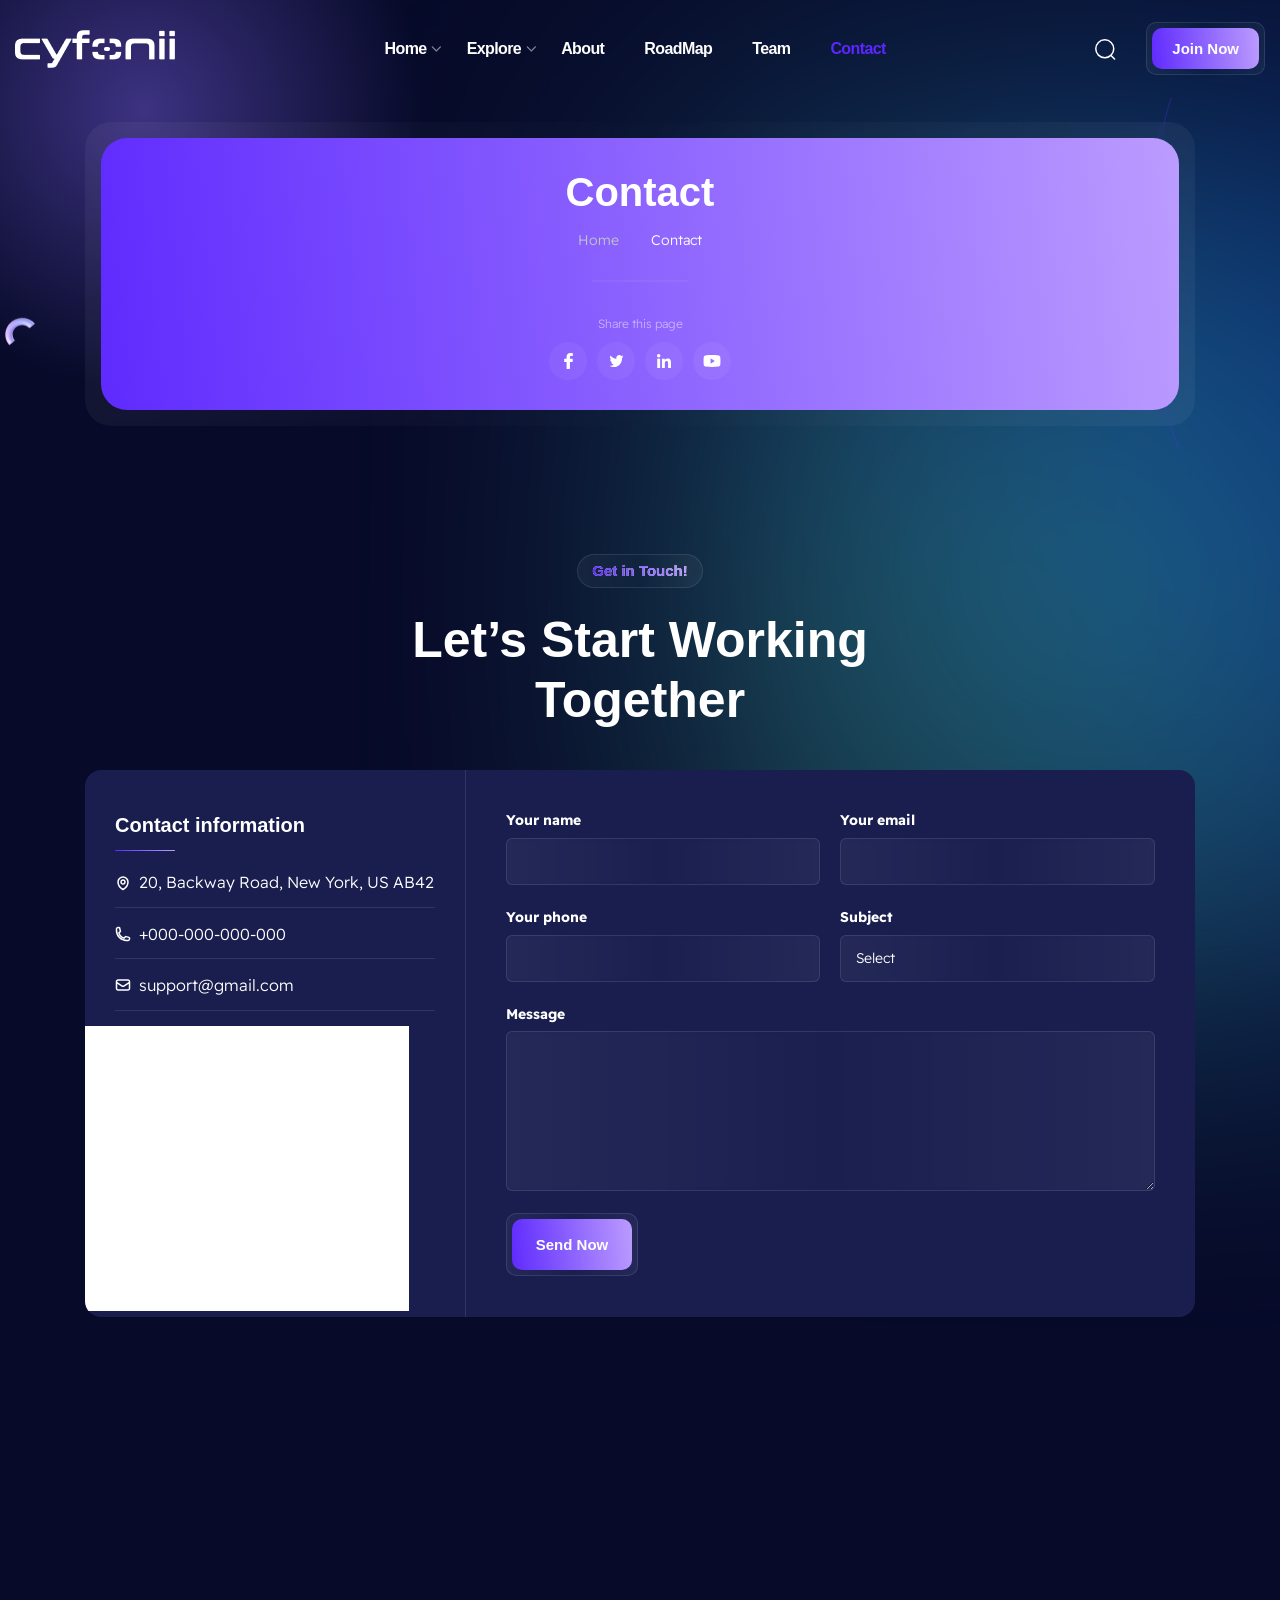
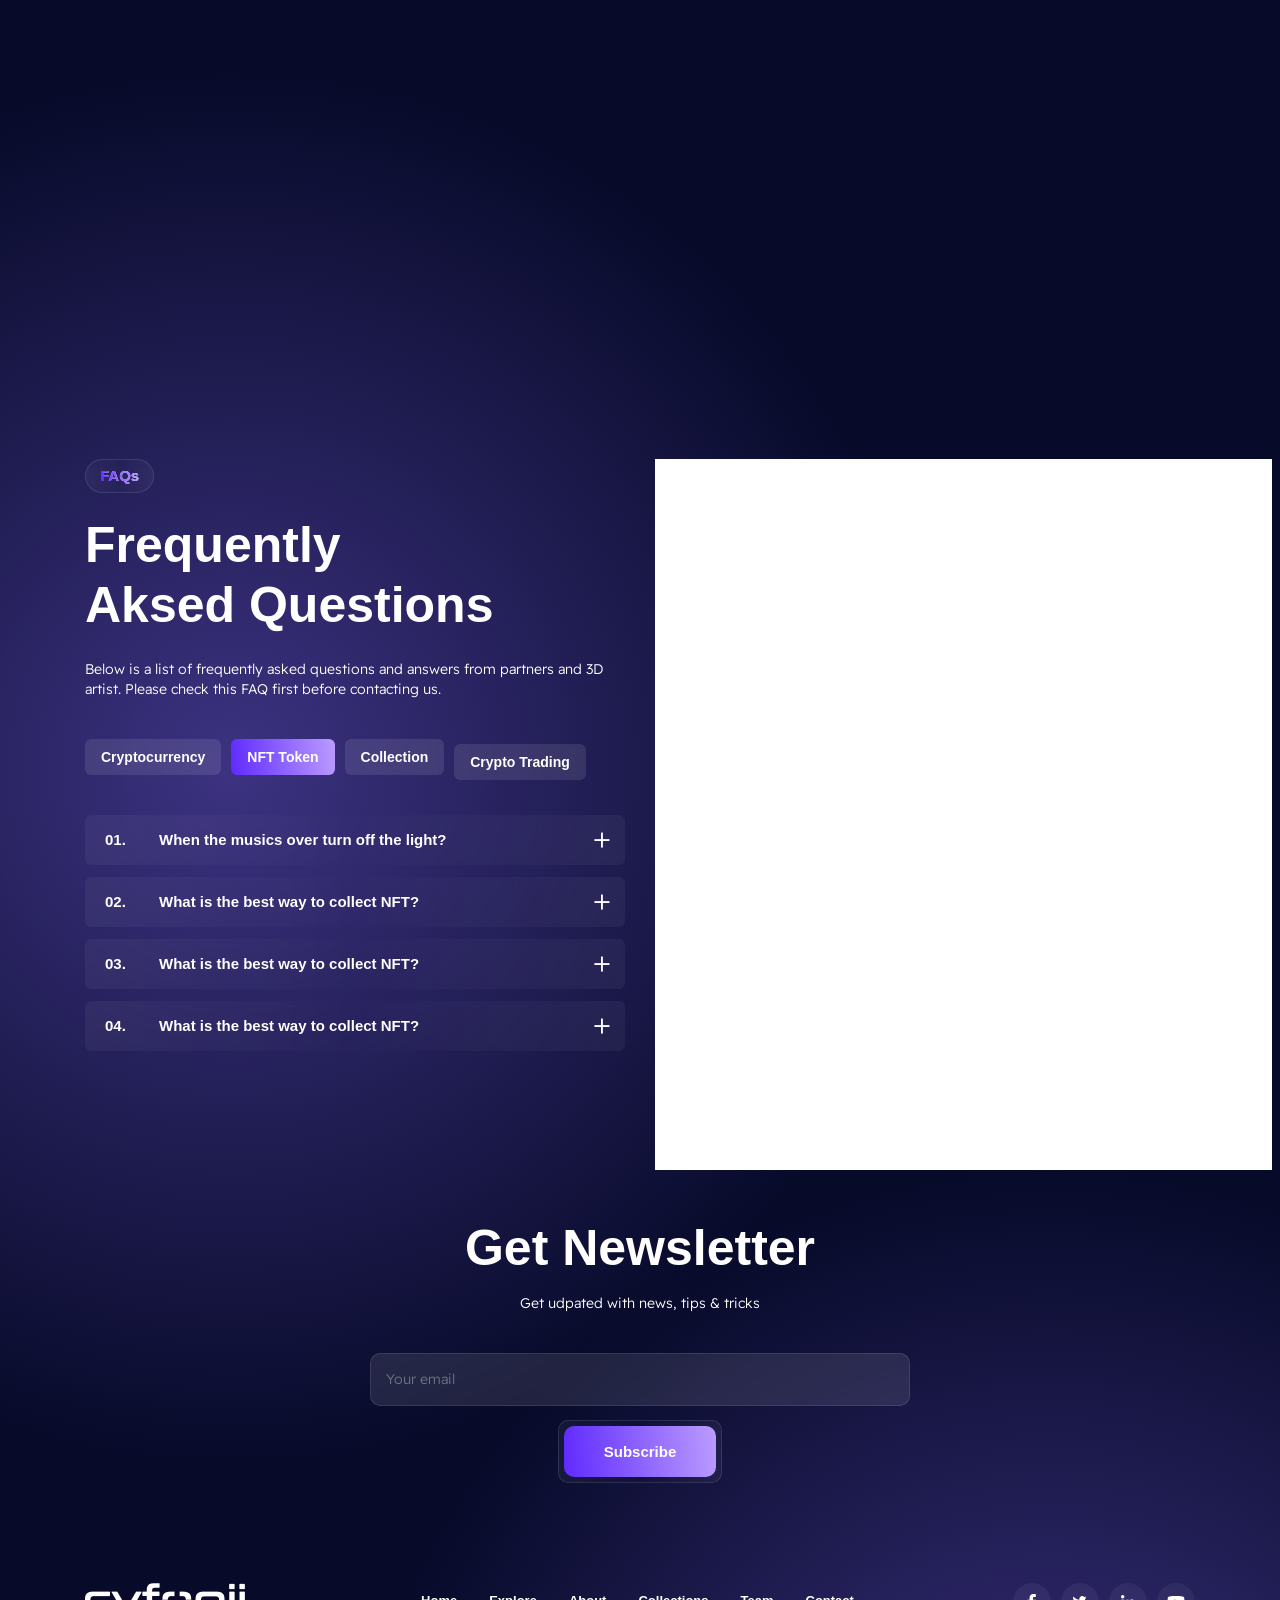
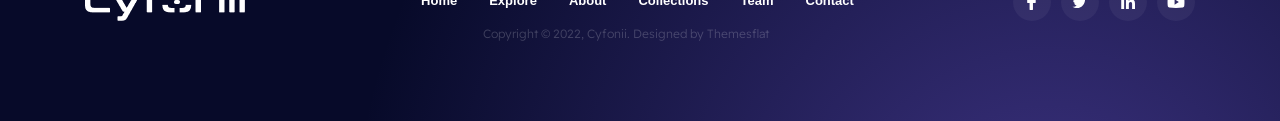
<file: contact.html>
<!DOCTYPE html>
<html lang="en">
<head>
    <meta charset="UTF-8">
    <meta http-equiv="X-UA-Compatible" content="IE=edge">
    <meta name="viewport" content="width=device-width, initial-scale=1.0">
    <title>Cyfonii - NFT Portfolio and Landing Page HTML Template</title>

    <!-- Styles -->

    <link
      rel="stylesheet"
      href="https://cdn.jsdelivr.net/npm/swiper/swiper-bundle.min.css"
    />

    <link rel="stylesheet" href="app/dist/aos.css">
    <link rel="stylesheet" href="app/dist/app.css">
    <!-- end Styles -->

    <!-- Favicon and Touch Icons  -->
    <link rel="shortcut icon" href="assets/images/logo/favicon.png">
    <link rel="apple-touch-icon-precomposed" href="assets/images/logo/favicon.png">

</head>
<body class="home-main header-fixed">

    <div class="wrapper page-contact">

        <div class="preloader">
            <div class="clear-loading loading-effect-2">
            <span></span>
            </div>
        </div>

    <!-- Header -->
    <header id="header_main" class="header">
        <div class="container big">
            <div class="row">
                <div class="col-12">
                    <div class="header__body">
                        <div class="header__logo">
                            <a href="index.html">
                                <img id="site-logo" src="assets/images/logo/logo.png"
                                alt="Peson" width="160" height="38"
                                data-retina="assets/images/logo/logo@2x.png" data-width="160"
                                data-height="38">
                            </a>
                        </div>

                        <div class="header__right">
                            <nav id="main-nav" class="main-nav">
                                <ul id="menu-primary-menu" class="menu">

                                    <li class="menu-item menu-item-has-children">
                                        <a href="#">Home</a>
                                        <ul class="sub-menu">
                                            <li class="menu-item"><a href="index.html">Home v1</a></li>
                                            <li class="menu-item"><a href="home-v2.html">Home v2</a></li>
                                            <li class="menu-item"><a href="home-v3.html">Home v3</a></li>
                                            <li class="menu-item"><a href="cardcarousel.html">Card Carousel</a></li>
                                            <li class="menu-item"><a href="zigzagcarousel.html">Zigzag Carousel</a></li>
                                            <li class="menu-item"><a href="coverflowcarousel.html">Coverflow Carousel</a></li>
                                            <li class="menu-item"><a href="itemcarousel.html">Item Carousel</a></li>
                                            <li class="menu-item"><a href="3dcarousel.html">3D Carousel</a></li>
                                        </ul>
                                    </li>
                                    <li class="menu-item menu-item-has-children">
                                        <a href="#">Explore</a>
                                        <ul class="sub-menu">
                                            <li class="menu-item"><a href="nft.html">NFTs</a></li>
                                            <li class="menu-item"><a href="blog.html">Blog List</a></li>
                                            <li class="menu-item"><a href="blog-details.html">Blog Details</a></li>
                                            
                                            <li class="menu-item"><a href="vision-mission.html">Visions & Mission</a></li>
                                            <li class="menu-item"><a href="help-center.html">Help Center</a></li>
                                            <li class="menu-item"><a href="parti-asset.html">Participants & Assets</a></li>
                                            <li class="menu-item"><a href="advisor.html">Advisors & Backers</a></li>
                                            <li class="menu-item"><a href="partner.html">Partners & Investors</a></li>

                                        </ul>
                                    </li>
                                    <li class="menu-item ">
                                        <a href="about.html">About</a>
                                    </li>
                                    <li class="menu-item">
                                        <a href="roadmap.html">RoadMap</a>
                                    </li>
                                    <li class="menu-item">
                                        <a href="team.html">Team</a>
                                    </li>
                                    <li class="menu-item current-item">
                                        <a href="contact.html">Contact</a>
                                    </li>                                     
                                </ul>
                            </nav>
                            <div class="mobile-button"><span></span></div>
                        </div>

                        <div class="header__action">
                            <a href="#" class="search-btn">
                                <svg width="21" height="21" viewBox="0 0 21 21" fill="none" xmlns="http://www.w3.org/2000/svg">
                                    <circle cx="9.7659" cy="9.76639" r="8.98856" stroke="white" stroke-width="1.5" stroke-linecap="round" stroke-linejoin="round"/>
                                    <path d="M16.0176 16.4849L19.5416 19.9997" stroke="white" stroke-width="1.5" stroke-linecap="round" stroke-linejoin="round"/>
                                </svg>                                    
                            </a>
                            <a href="contact.html" class="action-btn"><span>Join Now</span></a>
                        </div>
                    </div>
                </div>
            </div>
        </div>
    </header>
    <!-- end Header -->

       <!-- Pagetitle -->
       <section class="page-title">
        <div class="shape"></div>
        <div class="shape right s3"></div>
        <div class="container">
            <div class="row">
                <div class="col-12">
                    <div class="page-title__body">
                        <div class="page-title__main">
                            <h4 class="title">Contact</h4>
    
                            <ul class="breacrumb">
                                <li><a href="index.html">Home</a></li>
                                <li><p>Contact</p></li>
                            </ul>
                            <div class="bottom">
                                <p>Share this page</p>
    
                                <ul class="list-social">
                                    <li><a href="#">
                                        <svg width="9" height="16" viewBox="0 0 9 16" fill="none" xmlns="http://www.w3.org/2000/svg">
                                            <path d="M2.57969 9.03953C2.51969 9.03953 1.19969 9.03953 0.599688 9.03953C0.279688 9.03953 0.179688 8.91953 0.179688 8.61953C0.179688 7.81953 0.179688 6.99953 0.179688 6.19953C0.179688 5.87953 0.299688 5.77953 0.599688 5.77953H2.57969C2.57969 5.71953 2.57969 4.55953 2.57969 4.01953C2.57969 3.21953 2.71969 2.45953 3.11969 1.75953C3.53969 1.03953 4.13969 0.559531 4.89969 0.279531C5.39969 0.0995311 5.89969 0.0195312 6.43969 0.0195312H8.39969C8.67969 0.0195312 8.79969 0.139531 8.79969 0.419531V2.69953C8.79969 2.97953 8.67969 3.09953 8.39969 3.09953C7.85969 3.09953 7.31969 3.09953 6.77969 3.11953C6.23969 3.11953 5.95969 3.37953 5.95969 3.93953C5.93969 4.53953 5.95969 5.11953 5.95969 5.73953H8.27969C8.59969 5.73953 8.71969 5.85953 8.71969 6.17953V8.59953C8.71969 8.91953 8.61969 9.01953 8.27969 9.01953C7.55969 9.01953 6.01969 9.01953 5.95969 9.01953V15.5395C5.95969 15.8795 5.85969 15.9995 5.49969 15.9995C4.65969 15.9995 3.83969 15.9995 2.99969 15.9995C2.69969 15.9995 2.57969 15.8795 2.57969 15.5795C2.57969 13.4795 2.57969 9.09953 2.57969 9.03953Z" fill="white"/>
                                        </svg>    
                                    </a></li>
                                    <li><a href="#">
                                        <svg width="15" height="12" viewBox="0 0 15 12" fill="none" xmlns="http://www.w3.org/2000/svg">
                                            <path d="M14.5 1.42062C13.9794 1.66154 13.4246 1.82123 12.8462 1.89877C13.4412 1.524 13.8954 0.935077 14.1089 0.225231C13.5541 0.574154 12.9416 0.820615 12.2889 0.958154C11.7621 0.366462 11.0114 0 10.1924 0C8.60337 0 7.32412 1.36062 7.32412 3.02862C7.32412 3.26862 7.34338 3.49938 7.39062 3.71908C5.0045 3.59631 2.89313 2.38985 1.47475 0.552C1.22712 1.00523 1.08188 1.524 1.08188 2.08246C1.08188 3.13108 1.59375 4.06062 2.35675 4.59877C1.89562 4.58954 1.44325 4.44831 1.06 4.22585C1.06 4.23508 1.06 4.24708 1.06 4.25908C1.06 5.73046 2.05487 6.95262 3.3595 7.23415C3.12587 7.30154 2.87125 7.33385 2.607 7.33385C2.42325 7.33385 2.23775 7.32277 2.06362 7.28215C2.4355 8.48123 3.49075 9.36277 4.7455 9.39138C3.769 10.1972 2.52912 10.6828 1.18688 10.6828C0.9515 10.6828 0.72575 10.6717 0.5 10.6412C1.77137 11.5062 3.27813 12 4.903 12C10.1845 12 13.072 7.38462 13.072 3.384C13.072 3.25015 13.0676 3.12092 13.0615 2.99262C13.6311 2.56615 14.1097 2.03354 14.5 1.42062Z" fill="white"/>
                                        </svg> 
                                    </a></li>
                                    <li><a href="#">
                                        <svg width="14" height="14" viewBox="0 0 14 14" fill="none" xmlns="http://www.w3.org/2000/svg">
                                            <path d="M14.0006 14V8.87249C14.0006 6.35249 13.4581 4.42749 10.5181 4.42749C9.10062 4.42749 8.15563 5.19749 7.77063 5.93249H7.73563V4.65499H4.95312V14H7.85813V9.36249C7.85813 8.13749 8.08563 6.96499 9.59063 6.96499C11.0781 6.96499 11.0956 8.34749 11.0956 9.43249V13.9825H14.0006V14Z" fill="white"/>
                                            <path d="M0.226562 4.65479H3.13156V13.9998H0.226562V4.65479Z" fill="white"/>
                                            <path d="M1.68 0C0.7525 0 0 0.7525 0 1.68C0 2.6075 0.7525 3.3775 1.68 3.3775C2.6075 3.3775 3.36 2.6075 3.36 1.68C3.36 0.7525 2.6075 0 1.68 0Z" fill="white"/>
                                            </svg>
                                            
                                    </a></li>
                                    <li><a href="#">
                                        <svg width="18" height="12" viewBox="0 0 18 12" fill="none" xmlns="http://www.w3.org/2000/svg">
                                            <path d="M17.2347 1.9639C17.1458 1.22216 16.4468 0.510897 15.7154 0.415609C11.2555 -0.138536 6.7457 -0.138536 2.28731 0.415609C1.55533 0.51069 0.856308 1.22216 0.76739 1.9639C0.452537 4.68236 0.452537 7.31818 0.76739 10.036C0.856308 10.7778 1.55533 11.4897 2.28731 11.5843C6.7457 12.1384 11.2557 12.1384 15.7154 11.5843C16.4468 11.4898 17.1458 10.7778 17.2347 10.036C17.5496 7.31842 17.5496 4.68236 17.2347 1.9639ZM7.58931 8.82375V3.17703L11.8243 6.00049L7.58931 8.82375Z" fill="white"/>
                                        </svg>    
                                    </a></li>
                                </ul>
                            </div>
                        </div>
                    </div>
                </div>
            </div>
        </div>
    </section>
    <!-- Pagetitle -->

    <section class="touch">
        <div class="container">
            <div class="row">
                <div class="col-12">
                    <div class="block-text center">
                        <h6 class="sub-heading"><span>Get in Touch!</span></h6>
                        <h3 class="heading">Let’s Start Working <br>
                            Together
                            </h3>
                    </div>
                    <div class="touch__main">
                        <div class="info">
                            <h5>Contact information</h5>
                            <ul class="list">
                                <li>
                                    <svg width="16" height="16" viewBox="0 0 16 16" fill="none" xmlns="http://www.w3.org/2000/svg">
                                        <path d="M10 7C10 7.53043 9.78929 8.03914 9.41421 8.41421C9.03914 8.78929 8.53043 9 8 9C7.46957 9 6.96086 8.78929 6.58579 8.41421C6.21071 8.03914 6 7.53043 6 7C6 6.46957 6.21071 5.96086 6.58579 5.58579C6.96086 5.21071 7.46957 5 8 5C8.53043 5 9.03914 5.21071 9.41421 5.58579C9.78929 5.96086 10 6.46957 10 7V7Z" stroke="white" stroke-width="1.5" stroke-linecap="round" stroke-linejoin="round"/>
                                        <path d="M13 7C13 11.7613 8 14.5 8 14.5C8 14.5 3 11.7613 3 7C3 5.67392 3.52678 4.40215 4.46447 3.46447C5.40215 2.52678 6.67392 2 8 2C9.32608 2 10.5979 2.52678 11.5355 3.46447C12.4732 4.40215 13 5.67392 13 7V7Z" stroke="white" stroke-width="1.5" stroke-linecap="round" stroke-linejoin="round"/>
                                    </svg>
                                    <p>20, Backway Road, New York, US AB42</p>                                        
                                </li>
                                <li>
                                    <svg width="16" height="16" viewBox="0 0 16 16" fill="none" xmlns="http://www.w3.org/2000/svg">
                                        <g clip-path="url(#clip0_794_6441)">
                                        <path d="M1.5 4.5C1.5 10.0227 5.97733 14.5 11.5 14.5H13C13.3978 14.5 13.7794 14.342 14.0607 14.0607C14.342 13.7794 14.5 13.3978 14.5 13V12.0853C14.5 11.7413 14.266 11.4413 13.932 11.358L10.9833 10.6207C10.69 10.5473 10.382 10.6573 10.2013 10.8987L9.55467 11.7607C9.36667 12.0113 9.042 12.122 8.748 12.014C7.65659 11.6128 6.66544 10.9791 5.84319 10.1568C5.02094 9.33456 4.38725 8.34341 3.986 7.252C3.878 6.958 3.98867 6.63333 4.23933 6.44533L5.10133 5.79867C5.34333 5.618 5.45267 5.30933 5.37933 5.01667L4.642 2.068C4.60143 1.9058 4.50781 1.7618 4.37604 1.65889C4.24426 1.55598 4.08187 1.50006 3.91467 1.5H3C2.60218 1.5 2.22064 1.65804 1.93934 1.93934C1.65804 2.22064 1.5 2.60218 1.5 3V4.5Z" stroke="white" stroke-width="1.5" stroke-linecap="round" stroke-linejoin="round"/>
                                        </g>
                                        <defs>
                                        <clipPath id="clip0_794_6441">
                                        <rect width="16" height="16" fill="white"/>
                                        </clipPath>
                                        </defs>
                                    </svg>
                                    <p>+000-000-000-000</p>
                                        
                                </li>
                                <li>
                                    <svg width="16" height="16" viewBox="0 0 16 16" fill="none" xmlns="http://www.w3.org/2000/svg">
                                        <path d="M14.5 4.5V11.5C14.5 11.8978 14.342 12.2794 14.0607 12.5607C13.7794 12.842 13.3978 13 13 13H3C2.60218 13 2.22064 12.842 1.93934 12.5607C1.65804 12.2794 1.5 11.8978 1.5 11.5V4.5M14.5 4.5C14.5 4.10218 14.342 3.72064 14.0607 3.43934C13.7794 3.15804 13.3978 3 13 3H3C2.60218 3 2.22064 3.15804 1.93934 3.43934C1.65804 3.72064 1.5 4.10218 1.5 4.5M14.5 4.5V4.662C14.5 4.9181 14.4345 5.16994 14.3096 5.39353C14.1848 5.61712 14.0047 5.80502 13.7867 5.93933L8.78667 9.016C8.55014 9.16169 8.2778 9.23883 8 9.23883C7.7222 9.23883 7.44986 9.16169 7.21333 9.016L2.21333 5.94C1.99528 5.80569 1.81525 5.61779 1.69038 5.3942C1.56551 5.1706 1.49997 4.91876 1.5 4.66267V4.5" stroke="white" stroke-width="1.5" stroke-linecap="round" stroke-linejoin="round"/>
                                        </svg>
                                    <p>support@gmail.com</p>                                        
                                </li>
                            </ul>

                            <div class="image">
                                <img src="assets/images/layouts/touch.png" alt="">
                            </div>
                        </div>

                        <form action="#" class="form-box">
                            <div class="row">
                                <div class="col">
                                    <label >Your name</label>
                                  <input type="text" class="form-control">
                                </div>
                                <div class="col">
                                    <label >Your email</label>
                                  <input type="email" class="form-control">
                                </div>
                              </div>
                              <div class="row">
                                <div class="col">
                                    <label >Your phone</label>
                                    <input type="text" class="form-control">
                                </div>
                                <div class="col">
                                    <label >Subject</label>
                                    <select class="form-control">
                                        <option>Select</option>
                                        <option>Select</option>
                                        <option>Select</option>
                                    </select>
                                </div>
                              </div>
                              <div class="row">
                                <div class="col">
                                    <label >Message</label>
                                    <textarea name="mess" id="mess" cols="30" rows="10"></textarea>
                                </div>
       
                              </div>
                              <div class="row mb-0">
                                <div class="col">
                                    <button class="action-btn"><span>Send Now</span></button>
                                </div>
                              </div>
                        </form>
                    </div>
                </div>
            </div>
        </div>
    </section>

    <div class="map">
        <div class="container">
            <div class="row">
                <div class="map__main">
                    <iframe src="https://www.google.com/maps/embed?pb=!1m18!1m12!1m3!1d86077.66255184308!2d-122.40402224079803!3d47.60810999586645!2m3!1f0!2f0!3f0!3m2!1i1024!2i768!4f13.1!3m3!1m2!1s0x54906ab3f905c4b1%3A0x96bf575ff75ab1aa!2s411%20University%20St%2C%20Seattle%2C%20WA%2098101%2C%20Hoa%20K%E1%BB%B3!5e0!3m2!1svi!2s!4v1584084043716!5m2!1svi!2s" height="600" style="border:0;" allowfullscreen="" aria-hidden="false" tabindex="0"></iframe>
                </div>
            </div>
        </div>
    </div>

    <section class="faq s3">
        <div class="shape"></div>
        <div class="container">
            <div class="row">
                <div class="col-xl-6 col-md-12">
                    <div class="block-text">
                        <h6 class="sub-heading"><span>FAQs</span></h6>
                        <h3 class="heading">Frequently
                            <br>
                            Aksed Questions</h3>
                            <p>Below is a list of frequently asked questions and answers from partners and 3D artist. Please check this FAQ first before contacting us.</p>
                            
                    </div>
                    <div class="faq__main flat-tabs">
                        <ul class="menu-tab">
                        <li><h6 class="fs-14">Cryptocurrency</h6></li>
                          <li class="active"> <h6 class="fs-14">NFT Token</h6></li>
                          <li><h6 class="fs-14">Collection</h6></li>
                          <li ><h6 class="fs-14">Crypto Trading</h6></li>

                        </ul>
                        <div class="content-tab">
                            <div class="content-inner">
                                <div class="flat-accordion">
                                    <div class="flat-toggle">
                                        <h6 class="toggle-title"><span>01.</span> When the musics over turn off the light? <span class="icon-plus"></span></h6>
                                        <div class="toggle-content">
                                          <p>
                                            Lorem ipsum dolor sit amet, consectetur adipiscing elit.
                                            Tellus aliquam parturient erat id vel, condimentum a,
                                            hendrerit egestas. Auctor cras diam, dui pulvinar elit.
                                            Egestas feugiat gravida in imperdiet facilisi tortor ac
                                            ultrices venenatis.
                                          </p>
                                        </div>
                                    </div>
                                    <div class="flat-toggle">
                                        <h6 class="toggle-title"><span>02.</span> What is the best way to collect NFT?<span class="icon-plus"></span></h6>
                                        <div class="toggle-content">
                                          <p>
                                            Lorem ipsum dolor sit amet, consectetur adipiscing elit.
                                            Tellus aliquam parturient erat id vel, condimentum a,
                                            hendrerit egestas. Auctor cras diam, dui pulvinar elit.
                                            Egestas feugiat gravida in imperdiet facilisi tortor ac
                                            ultrices venenatis.
                                          </p>
                                        </div>
                                    </div>
                                    <div class="flat-toggle">
                                        <h6 class="toggle-title"><span>03.</span> What is the best way to collect NFT?<span class="icon-plus"></span></h6>
                                        <div class="toggle-content">
                                          <p>
                                            Lorem ipsum dolor sit amet, consectetur adipiscing elit.
                                            Tellus aliquam parturient erat id vel, condimentum a,
                                            hendrerit egestas. Auctor cras diam, dui pulvinar elit.
                                            Egestas feugiat gravida in imperdiet facilisi tortor ac
                                            ultrices venenatis.
                                          </p>
                                        </div>
                                    </div>
                                    <div class="flat-toggle">
                                        <h6 class="toggle-title"><span>04.</span> What is the best way to collect NFT?<span class="icon-plus"></span></h6>
                                        <div class="toggle-content">
                                          <p>
                                            Lorem ipsum dolor sit amet, consectetur adipiscing elit.
                                            Tellus aliquam parturient erat id vel, condimentum a,
                                            hendrerit egestas. Auctor cras diam, dui pulvinar elit.
                                            Egestas feugiat gravida in imperdiet facilisi tortor ac
                                            ultrices venenatis.
                                          </p>
                                        </div>
                                    </div>

    
                                  </div>
                            </div>
                            <div class="content-inner">
                                <div class="flat-accordion">
                                    <div class="flat-toggle">
                                        <h6 class="toggle-title"><span>01.</span> When the musics over turn off the light? <span class="icon-plus"></span></h6>
                                        <div class="toggle-content">
                                          <p>
                                            Lorem ipsum dolor sit amet, consectetur adipiscing elit.
                                            Tellus aliquam parturient erat id vel, condimentum a,
                                            hendrerit egestas. Auctor cras diam, dui pulvinar elit.
                                            Egestas feugiat gravida in imperdiet facilisi tortor ac
                                            ultrices venenatis.
                                          </p>
                                        </div>
                                    </div>
                                    <div class="flat-toggle">
                                        <h6 class="toggle-title"><span>02.</span> What is the best way to collect NFT?<span class="icon-plus"></span></h6>
                                        <div class="toggle-content">
                                          <p>
                                            Lorem ipsum dolor sit amet, consectetur adipiscing elit.
                                            Tellus aliquam parturient erat id vel, condimentum a,
                                            hendrerit egestas. Auctor cras diam, dui pulvinar elit.
                                            Egestas feugiat gravida in imperdiet facilisi tortor ac
                                            ultrices venenatis.
                                          </p>
                                        </div>
                                    </div>
                                    <div class="flat-toggle">
                                        <h6 class="toggle-title"><span>03.</span> What is the best way to collect NFT?<span class="icon-plus"></span></h6>
                                        <div class="toggle-content">
                                          <p>
                                            Lorem ipsum dolor sit amet, consectetur adipiscing elit.
                                            Tellus aliquam parturient erat id vel, condimentum a,
                                            hendrerit egestas. Auctor cras diam, dui pulvinar elit.
                                            Egestas feugiat gravida in imperdiet facilisi tortor ac
                                            ultrices venenatis.
                                          </p>
                                        </div>
                                    </div>
                                    <div class="flat-toggle">
                                        <h6 class="toggle-title"><span>04.</span> What is the best way to collect NFT?<span class="icon-plus"></span></h6>
                                        <div class="toggle-content">
                                          <p>
                                            Lorem ipsum dolor sit amet, consectetur adipiscing elit.
                                            Tellus aliquam parturient erat id vel, condimentum a,
                                            hendrerit egestas. Auctor cras diam, dui pulvinar elit.
                                            Egestas feugiat gravida in imperdiet facilisi tortor ac
                                            ultrices venenatis.
                                          </p>
                                        </div>
                                    </div>

    
                                  </div>
                            </div>
                            <div class="content-inner">
                                <div class="flat-accordion">
                                    <div class="flat-toggle">
                                        <h6 class="toggle-title"><span>01.</span> When the musics over turn off the light? <span class="icon-plus"></span></h6>
                                        <div class="toggle-content">
                                          <p>
                                            Lorem ipsum dolor sit amet, consectetur adipiscing elit.
                                            Tellus aliquam parturient erat id vel, condimentum a,
                                            hendrerit egestas. Auctor cras diam, dui pulvinar elit.
                                            Egestas feugiat gravida in imperdiet facilisi tortor ac
                                            ultrices venenatis.
                                          </p>
                                        </div>
                                    </div>
                                    <div class="flat-toggle">
                                        <h6 class="toggle-title"><span>02.</span> What is the best way to collect NFT?<span class="icon-plus"></span></h6>
                                        <div class="toggle-content">
                                          <p>
                                            Lorem ipsum dolor sit amet, consectetur adipiscing elit.
                                            Tellus aliquam parturient erat id vel, condimentum a,
                                            hendrerit egestas. Auctor cras diam, dui pulvinar elit.
                                            Egestas feugiat gravida in imperdiet facilisi tortor ac
                                            ultrices venenatis.
                                          </p>
                                        </div>
                                    </div>
                                    <div class="flat-toggle">
                                        <h6 class="toggle-title"><span>03.</span> What is the best way to collect NFT?<span class="icon-plus"></span></h6>
                                        <div class="toggle-content">
                                          <p>
                                            Lorem ipsum dolor sit amet, consectetur adipiscing elit.
                                            Tellus aliquam parturient erat id vel, condimentum a,
                                            hendrerit egestas. Auctor cras diam, dui pulvinar elit.
                                            Egestas feugiat gravida in imperdiet facilisi tortor ac
                                            ultrices venenatis.
                                          </p>
                                        </div>
                                    </div>
                                    <div class="flat-toggle">
                                        <h6 class="toggle-title"><span>04.</span> What is the best way to collect NFT?<span class="icon-plus"></span></h6>
                                        <div class="toggle-content">
                                          <p>
                                            Lorem ipsum dolor sit amet, consectetur adipiscing elit.
                                            Tellus aliquam parturient erat id vel, condimentum a,
                                            hendrerit egestas. Auctor cras diam, dui pulvinar elit.
                                            Egestas feugiat gravida in imperdiet facilisi tortor ac
                                            ultrices venenatis.
                                          </p>
                                        </div>
                                    </div>

    
                                  </div>
                            </div>
                            <div class="content-inner">
                                <div class="flat-accordion">
                                    <div class="flat-toggle">
                                        <h6 class="toggle-title"><span>01.</span> When the musics over turn off the light? <span class="icon-plus"></span></h6>
                                        <div class="toggle-content">
                                          <p>
                                            Lorem ipsum dolor sit amet, consectetur adipiscing elit.
                                            Tellus aliquam parturient erat id vel, condimentum a,
                                            hendrerit egestas. Auctor cras diam, dui pulvinar elit.
                                            Egestas feugiat gravida in imperdiet facilisi tortor ac
                                            ultrices venenatis.
                                          </p>
                                        </div>
                                    </div>
                                    <div class="flat-toggle">
                                        <h6 class="toggle-title"><span>02.</span> What is the best way to collect NFT?<span class="icon-plus"></span></h6>
                                        <div class="toggle-content">
                                          <p>
                                            Lorem ipsum dolor sit amet, consectetur adipiscing elit.
                                            Tellus aliquam parturient erat id vel, condimentum a,
                                            hendrerit egestas. Auctor cras diam, dui pulvinar elit.
                                            Egestas feugiat gravida in imperdiet facilisi tortor ac
                                            ultrices venenatis.
                                          </p>
                                        </div>
                                    </div>
                                    <div class="flat-toggle">
                                        <h6 class="toggle-title"><span>03.</span> What is the best way to collect NFT?<span class="icon-plus"></span></h6>
                                        <div class="toggle-content">
                                          <p>
                                            Lorem ipsum dolor sit amet, consectetur adipiscing elit.
                                            Tellus aliquam parturient erat id vel, condimentum a,
                                            hendrerit egestas. Auctor cras diam, dui pulvinar elit.
                                            Egestas feugiat gravida in imperdiet facilisi tortor ac
                                            ultrices venenatis.
                                          </p>
                                        </div>
                                    </div>
                                    <div class="flat-toggle">
                                        <h6 class="toggle-title"><span>04.</span> What is the best way to collect NFT?<span class="icon-plus"></span></h6>
                                        <div class="toggle-content">
                                          <p>
                                            Lorem ipsum dolor sit amet, consectetur adipiscing elit.
                                            Tellus aliquam parturient erat id vel, condimentum a,
                                            hendrerit egestas. Auctor cras diam, dui pulvinar elit.
                                            Egestas feugiat gravida in imperdiet facilisi tortor ac
                                            ultrices venenatis.
                                          </p>
                                        </div>
                                    </div>

    
                                  </div>
                            </div>

                        </div>
                      </div>                    
                </div>

                <div class="col-xl-6 col-md-12">

                    <div class="image">
                        <img src="assets/images/layouts/img-faq.png" alt="">
                    </div>

                </div>

            </div>
        </div>
    </section>

 


    <footer class="footer">
        <div class="shape right"></div>
        <div class="container">
            <div class="row">
                <div class="col-md-12">
                    <div class="footer__main">
                        <div class="block-text center">

                            <h3 class="heading">Get Newsletter</h3>
                            <p >Get udpated with news, tips & tricks</p>
           
                                
                        </div>
                        <form action="#" class="form">
                            <div class="form-group">
                                <input type="email" class="form-control" placeholder="Your email">
                                
                            </div>
                            <button class="action-btn"><span>Subscribe</span></button>
                        </form>
                    </div>

                    <div class="footer__bottom">
                        <a href="index.html" class="logo"><img src="assets/images/logo/logo.png" alt=""></a>

                        <div class="center mb--30">
                            <ul class="list">
                                <li><a href="index.html">Home</a></li>
                                <li><a href="nft.html">Explore</a></li>
                                <li><a href="about.html">About</a></li>
                                <li><a href="nft.html">Collections</a></li>
                                <li><a href="team.html">Team</a></li>
                                <li><a href="contact.html">Contact</a></li>
                            </ul>
                            <p>Copyright © 2022, Cyfonii. Designed by Themesflat</p>
                        </div>
                        <ul class="list-social">
                            <li><a href="#">
                                <svg width="9" height="16" viewBox="0 0 9 16" fill="none" xmlns="http://www.w3.org/2000/svg">
                                    <path d="M2.57969 9.03953C2.51969 9.03953 1.19969 9.03953 0.599688 9.03953C0.279688 9.03953 0.179688 8.91953 0.179688 8.61953C0.179688 7.81953 0.179688 6.99953 0.179688 6.19953C0.179688 5.87953 0.299688 5.77953 0.599688 5.77953H2.57969C2.57969 5.71953 2.57969 4.55953 2.57969 4.01953C2.57969 3.21953 2.71969 2.45953 3.11969 1.75953C3.53969 1.03953 4.13969 0.559531 4.89969 0.279531C5.39969 0.0995311 5.89969 0.0195312 6.43969 0.0195312H8.39969C8.67969 0.0195312 8.79969 0.139531 8.79969 0.419531V2.69953C8.79969 2.97953 8.67969 3.09953 8.39969 3.09953C7.85969 3.09953 7.31969 3.09953 6.77969 3.11953C6.23969 3.11953 5.95969 3.37953 5.95969 3.93953C5.93969 4.53953 5.95969 5.11953 5.95969 5.73953H8.27969C8.59969 5.73953 8.71969 5.85953 8.71969 6.17953V8.59953C8.71969 8.91953 8.61969 9.01953 8.27969 9.01953C7.55969 9.01953 6.01969 9.01953 5.95969 9.01953V15.5395C5.95969 15.8795 5.85969 15.9995 5.49969 15.9995C4.65969 15.9995 3.83969 15.9995 2.99969 15.9995C2.69969 15.9995 2.57969 15.8795 2.57969 15.5795C2.57969 13.4795 2.57969 9.09953 2.57969 9.03953Z" fill="white"/>
                                </svg>    
                            </a></li>
                            <li><a href="#">
                                <svg width="15" height="12" viewBox="0 0 15 12" fill="none" xmlns="http://www.w3.org/2000/svg">
                                    <path d="M14.5 1.42062C13.9794 1.66154 13.4246 1.82123 12.8462 1.89877C13.4412 1.524 13.8954 0.935077 14.1089 0.225231C13.5541 0.574154 12.9416 0.820615 12.2889 0.958154C11.7621 0.366462 11.0114 0 10.1924 0C8.60337 0 7.32412 1.36062 7.32412 3.02862C7.32412 3.26862 7.34338 3.49938 7.39062 3.71908C5.0045 3.59631 2.89313 2.38985 1.47475 0.552C1.22712 1.00523 1.08188 1.524 1.08188 2.08246C1.08188 3.13108 1.59375 4.06062 2.35675 4.59877C1.89562 4.58954 1.44325 4.44831 1.06 4.22585C1.06 4.23508 1.06 4.24708 1.06 4.25908C1.06 5.73046 2.05487 6.95262 3.3595 7.23415C3.12587 7.30154 2.87125 7.33385 2.607 7.33385C2.42325 7.33385 2.23775 7.32277 2.06362 7.28215C2.4355 8.48123 3.49075 9.36277 4.7455 9.39138C3.769 10.1972 2.52912 10.6828 1.18688 10.6828C0.9515 10.6828 0.72575 10.6717 0.5 10.6412C1.77137 11.5062 3.27813 12 4.903 12C10.1845 12 13.072 7.38462 13.072 3.384C13.072 3.25015 13.0676 3.12092 13.0615 2.99262C13.6311 2.56615 14.1097 2.03354 14.5 1.42062Z" fill="white"/>
                                </svg> 
                            </a></li>
                            <li><a href="#">
                                <svg width="14" height="14" viewBox="0 0 14 14" fill="none" xmlns="http://www.w3.org/2000/svg">
                                    <path d="M14.0006 14V8.87249C14.0006 6.35249 13.4581 4.42749 10.5181 4.42749C9.10062 4.42749 8.15563 5.19749 7.77063 5.93249H7.73563V4.65499H4.95312V14H7.85813V9.36249C7.85813 8.13749 8.08563 6.96499 9.59063 6.96499C11.0781 6.96499 11.0956 8.34749 11.0956 9.43249V13.9825H14.0006V14Z" fill="white"/>
                                    <path d="M0.226562 4.65479H3.13156V13.9998H0.226562V4.65479Z" fill="white"/>
                                    <path d="M1.68 0C0.7525 0 0 0.7525 0 1.68C0 2.6075 0.7525 3.3775 1.68 3.3775C2.6075 3.3775 3.36 2.6075 3.36 1.68C3.36 0.7525 2.6075 0 1.68 0Z" fill="white"/>
                                    </svg>
                                    
                            </a></li>
                            <li><a href="#">
                                <svg width="18" height="12" viewBox="0 0 18 12" fill="none" xmlns="http://www.w3.org/2000/svg">
                                    <path d="M17.2347 1.9639C17.1458 1.22216 16.4468 0.510897 15.7154 0.415609C11.2555 -0.138536 6.7457 -0.138536 2.28731 0.415609C1.55533 0.51069 0.856308 1.22216 0.76739 1.9639C0.452537 4.68236 0.452537 7.31818 0.76739 10.036C0.856308 10.7778 1.55533 11.4897 2.28731 11.5843C6.7457 12.1384 11.2557 12.1384 15.7154 11.5843C16.4468 11.4898 17.1458 10.7778 17.2347 10.036C17.5496 7.31842 17.5496 4.68236 17.2347 1.9639ZM7.58931 8.82375V3.17703L11.8243 6.00049L7.58931 8.82375Z" fill="white"/>
                                </svg>    
                            </a></li>
                        </ul>
                    </div>

                    
                </div>
            </div>
        </div>
    </footer>



    <a id="scroll-top"><span class="icon-arrow-top"></span></a>

    </div>
    
    



    <script src="app/js/jquery.min.js"></script>
    <script src="app/js/jquery.easing.js"></script>
    <script src="app/js/plugins.js"></script>
    <script src="app/js/countto.js"></script>

    <script src="app/js/app.js"></script>
    <script src="app/js/count-down.js"></script>

    <script src="app/js/aos.js"></script>


      <script src="app/js/swiper-bundle.min.js"></script>
      <script src="app/js/swiper.js"></script>

    <!-- Initialize Swiper -->


</body>
</html>
</file>
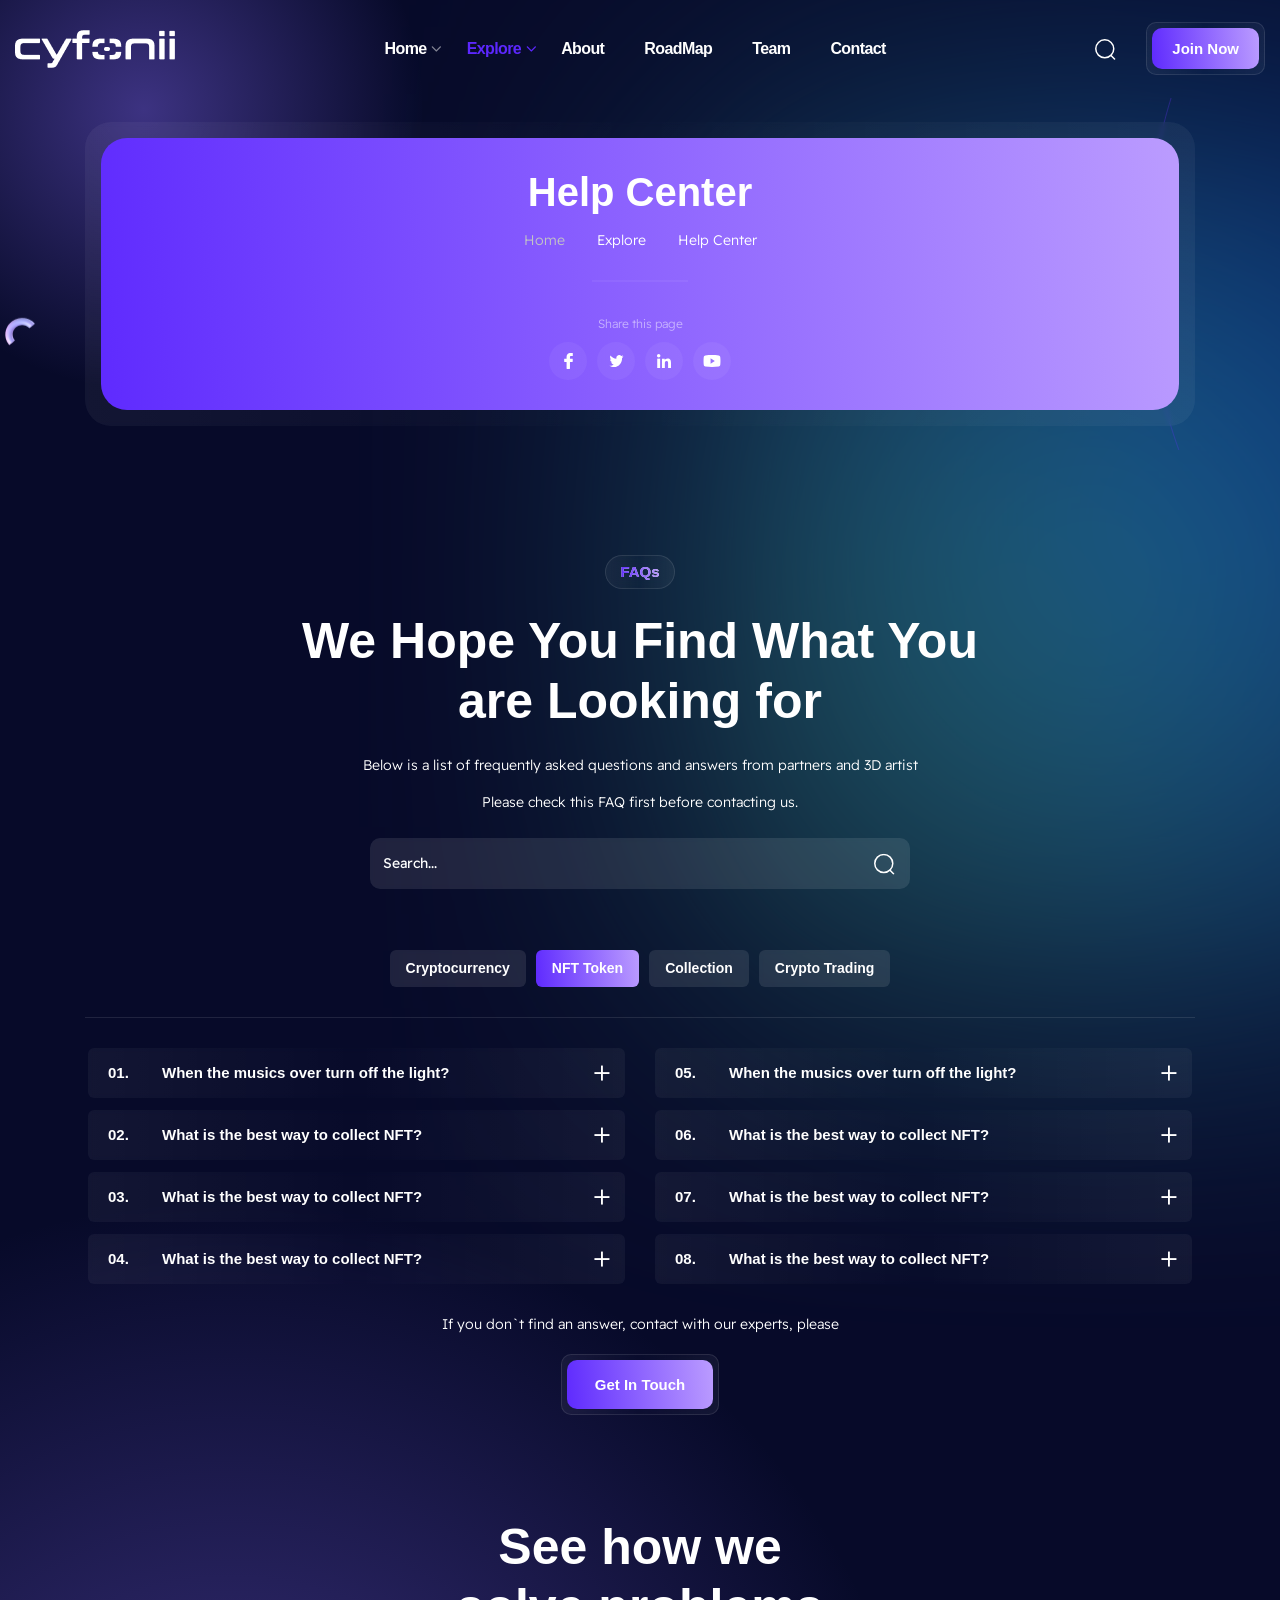
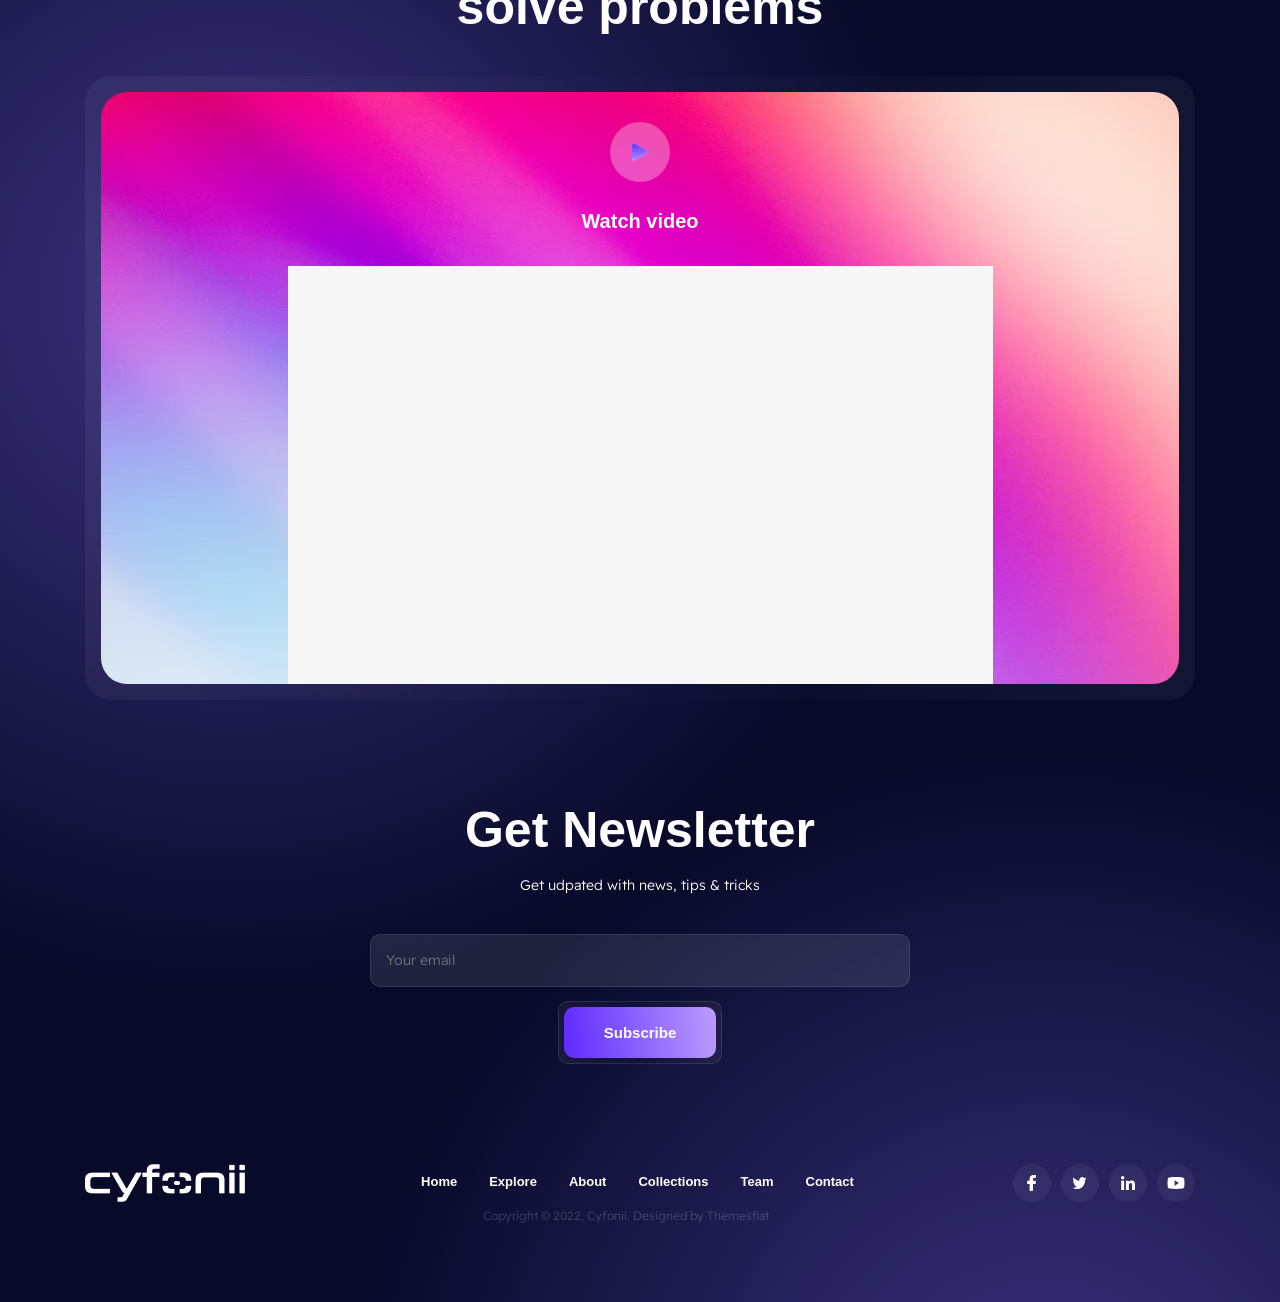
<file: help-center.html>
<!DOCTYPE html>
<html lang="en">
<head>
    <meta charset="UTF-8">
    <meta http-equiv="X-UA-Compatible" content="IE=edge">
    <meta name="viewport" content="width=device-width, initial-scale=1.0">
    <title>Cyfonii - NFT Portfolio and Landing Page HTML Template</title>

    <!-- Styles -->

    <link
      rel="stylesheet"
      href="https://cdn.jsdelivr.net/npm/swiper/swiper-bundle.min.css"
    />

    <link rel="stylesheet" href="app/dist/aos.css">
    <link rel="stylesheet" href="app/dist/app.css">
    <link rel="stylesheet" href="app/dist/">
    <!-- end Styles -->

    <!-- Favicon and Touch Icons  -->
    <link rel="shortcut icon" href="assets/images/logo/favicon.png">
    <link rel="apple-touch-icon-precomposed" href="assets/images/logo/favicon.png">

</head>
<body class="home-main header-fixed">

    <div class="wrapper page-help">

      <div class="preloader">
        <div class="clear-loading loading-effect-2">
        <span></span>
        </div>
    </div>

    <!-- Header -->
    <header id="header_main" class="header">
        <div class="container big">
            <div class="row">
                <div class="col-12">
                    <div class="header__body">
                        <div class="header__logo">
                            <a href="index.html">
                                <img id="site-logo" src="assets/images/logo/logo.png"
                                alt="Peson" width="160" height="38"
                                data-retina="assets/images/logo/logo@2x.png" data-width="160"
                                data-height="38">
                            </a>
                        </div>

                        <div class="header__right">
                            <nav id="main-nav" class="main-nav">
                                <ul id="menu-primary-menu" class="menu">

                                    <li class="menu-item menu-item-has-children">
                                        <a href="#">Home</a>
                                        <ul class="sub-menu">
                                            <li class="menu-item"><a href="index.html">Home v1</a></li>
                                            <li class="menu-item"><a href="home-v2.html">Home v2</a></li>
                                            <li class="menu-item"><a href="home-v3.html">Home v3</a></li>
                                            <li class="menu-item"><a href="cardcarousel.html">Card Carousel</a></li>
                                            <li class="menu-item"><a href="zigzagcarousel.html">Zigzag Carousel</a></li>
                                            <li class="menu-item"><a href="coverflowcarousel.html">Coverflow Carousel</a></li>
                                            <li class="menu-item"><a href="itemcarousel.html">Item Carousel</a></li>
                                            <li class="menu-item"><a href="3dcarousel.html">3D Carousel</a></li>
                                        </ul>
                                    </li>
                                    <li class="menu-item menu-item-has-children menu-current-item">
                                        <a href="#">Explore</a>
                                        <ul class="sub-menu">
                                            <li class="menu-item"><a href="nft.html">NFTs</a></li>
                                            <li class="menu-item"><a href="blog.html">Blog List</a></li>
                                            <li class="menu-item"><a href="blog-details.html">Blog Details</a></li>
                                            
                                            <li class="menu-item"><a href="vision-mission.html">Visions & Mission</a></li>
                                            <li class="menu-item current-item"><a href="help-center.html">Help Center</a></li>
                                            <li class="menu-item"><a href="parti-asset.html">Participants & Assets</a></li>
                                            <li class="menu-item"><a href="advisor.html">Advisors & Backers</a></li>
                                            <li class="menu-item"><a href="partner.html">Partners & Investors</a></li>

                                        </ul>
                                    </li>
                                    <li class="menu-item">
                                        <a href="about.html">About</a>
                                    </li>
                                    <li class="menu-item">
                                        <a href="roadmap.html">RoadMap</a>
                                    </li>
                                    <li class="menu-item">
                                        <a href="team.html">Team</a>
                                    </li>
                                    <li class="menu-item">
                                        <a href="contact.html">Contact</a>
                                    </li>                                     
                                </ul>
                            </nav>
                            <div class="mobile-button"><span></span></div>
                        </div>

                        <div class="header__action">
                            <a href="#" class="search-btn">
                                <svg width="21" height="21" viewBox="0 0 21 21" fill="none" xmlns="http://www.w3.org/2000/svg">
                                    <circle cx="9.7659" cy="9.76639" r="8.98856" stroke="white" stroke-width="1.5" stroke-linecap="round" stroke-linejoin="round"/>
                                    <path d="M16.0176 16.4849L19.5416 19.9997" stroke="white" stroke-width="1.5" stroke-linecap="round" stroke-linejoin="round"/>
                                </svg>                                    
                            </a>
                            <a href="contact.html" class="action-btn"><span>Join Now</span></a>
                        </div>
                    </div>
                </div>
            </div>
        </div>
    </header>
    <!-- end Header -->

    <!-- Pagetitle -->
    <section class="page-title">
      <div class="shape"></div>
        <div class="shape right s3"></div>
        <div class="container">
            <div class="row">
                <div class="col-12">
                    <div class="page-title__body">
                        <div class="page-title__main">
                            <h4 class="title">Help Center</h4>
    
                            <ul class="breacrumb">
                                <li><a href="index.html">Home</a></li>
                                <li><p>Explore</p></li>
                                <li><p>Help Center</p></li>
                            </ul>
                            <div class="bottom">
                                <p>Share this page</p>
    
                                <ul class="list-social">
                                    <li><a href="#">
                                        <svg width="9" height="16" viewBox="0 0 9 16" fill="none" xmlns="http://www.w3.org/2000/svg">
                                            <path d="M2.57969 9.03953C2.51969 9.03953 1.19969 9.03953 0.599688 9.03953C0.279688 9.03953 0.179688 8.91953 0.179688 8.61953C0.179688 7.81953 0.179688 6.99953 0.179688 6.19953C0.179688 5.87953 0.299688 5.77953 0.599688 5.77953H2.57969C2.57969 5.71953 2.57969 4.55953 2.57969 4.01953C2.57969 3.21953 2.71969 2.45953 3.11969 1.75953C3.53969 1.03953 4.13969 0.559531 4.89969 0.279531C5.39969 0.0995311 5.89969 0.0195312 6.43969 0.0195312H8.39969C8.67969 0.0195312 8.79969 0.139531 8.79969 0.419531V2.69953C8.79969 2.97953 8.67969 3.09953 8.39969 3.09953C7.85969 3.09953 7.31969 3.09953 6.77969 3.11953C6.23969 3.11953 5.95969 3.37953 5.95969 3.93953C5.93969 4.53953 5.95969 5.11953 5.95969 5.73953H8.27969C8.59969 5.73953 8.71969 5.85953 8.71969 6.17953V8.59953C8.71969 8.91953 8.61969 9.01953 8.27969 9.01953C7.55969 9.01953 6.01969 9.01953 5.95969 9.01953V15.5395C5.95969 15.8795 5.85969 15.9995 5.49969 15.9995C4.65969 15.9995 3.83969 15.9995 2.99969 15.9995C2.69969 15.9995 2.57969 15.8795 2.57969 15.5795C2.57969 13.4795 2.57969 9.09953 2.57969 9.03953Z" fill="white"/>
                                        </svg>    
                                    </a></li>
                                    <li><a href="#">
                                        <svg width="15" height="12" viewBox="0 0 15 12" fill="none" xmlns="http://www.w3.org/2000/svg">
                                            <path d="M14.5 1.42062C13.9794 1.66154 13.4246 1.82123 12.8462 1.89877C13.4412 1.524 13.8954 0.935077 14.1089 0.225231C13.5541 0.574154 12.9416 0.820615 12.2889 0.958154C11.7621 0.366462 11.0114 0 10.1924 0C8.60337 0 7.32412 1.36062 7.32412 3.02862C7.32412 3.26862 7.34338 3.49938 7.39062 3.71908C5.0045 3.59631 2.89313 2.38985 1.47475 0.552C1.22712 1.00523 1.08188 1.524 1.08188 2.08246C1.08188 3.13108 1.59375 4.06062 2.35675 4.59877C1.89562 4.58954 1.44325 4.44831 1.06 4.22585C1.06 4.23508 1.06 4.24708 1.06 4.25908C1.06 5.73046 2.05487 6.95262 3.3595 7.23415C3.12587 7.30154 2.87125 7.33385 2.607 7.33385C2.42325 7.33385 2.23775 7.32277 2.06362 7.28215C2.4355 8.48123 3.49075 9.36277 4.7455 9.39138C3.769 10.1972 2.52912 10.6828 1.18688 10.6828C0.9515 10.6828 0.72575 10.6717 0.5 10.6412C1.77137 11.5062 3.27813 12 4.903 12C10.1845 12 13.072 7.38462 13.072 3.384C13.072 3.25015 13.0676 3.12092 13.0615 2.99262C13.6311 2.56615 14.1097 2.03354 14.5 1.42062Z" fill="white"/>
                                        </svg> 
                                    </a></li>
                                    <li><a href="#">
                                        <svg width="14" height="14" viewBox="0 0 14 14" fill="none" xmlns="http://www.w3.org/2000/svg">
                                            <path d="M14.0006 14V8.87249C14.0006 6.35249 13.4581 4.42749 10.5181 4.42749C9.10062 4.42749 8.15563 5.19749 7.77063 5.93249H7.73563V4.65499H4.95312V14H7.85813V9.36249C7.85813 8.13749 8.08563 6.96499 9.59063 6.96499C11.0781 6.96499 11.0956 8.34749 11.0956 9.43249V13.9825H14.0006V14Z" fill="white"/>
                                            <path d="M0.226562 4.65479H3.13156V13.9998H0.226562V4.65479Z" fill="white"/>
                                            <path d="M1.68 0C0.7525 0 0 0.7525 0 1.68C0 2.6075 0.7525 3.3775 1.68 3.3775C2.6075 3.3775 3.36 2.6075 3.36 1.68C3.36 0.7525 2.6075 0 1.68 0Z" fill="white"/>
                                            </svg>
                                            
                                    </a></li>
                                    <li><a href="#">
                                        <svg width="18" height="12" viewBox="0 0 18 12" fill="none" xmlns="http://www.w3.org/2000/svg">
                                            <path d="M17.2347 1.9639C17.1458 1.22216 16.4468 0.510897 15.7154 0.415609C11.2555 -0.138536 6.7457 -0.138536 2.28731 0.415609C1.55533 0.51069 0.856308 1.22216 0.76739 1.9639C0.452537 4.68236 0.452537 7.31818 0.76739 10.036C0.856308 10.7778 1.55533 11.4897 2.28731 11.5843C6.7457 12.1384 11.2557 12.1384 15.7154 11.5843C16.4468 11.4898 17.1458 10.7778 17.2347 10.036C17.5496 7.31842 17.5496 4.68236 17.2347 1.9639ZM7.58931 8.82375V3.17703L11.8243 6.00049L7.58931 8.82375Z" fill="white"/>
                                        </svg>    
                                    </a></li>
                                </ul>
                            </div>
                        </div>
                    </div>
                </div>
            </div>
        </div>
    </section>
    <!-- Pagetitle -->

    <section class="faq">
        <div class="container">
            <div class="row">
                <div class="col-12">
                    <div class="block-text center">
                        <h6 class="sub-heading"><span>FAQs</span></h6>
                        <h3 class="heading">We Hope You Find What You
                            <br>
                            are Looking for</h3>
                            <p class="mb-17">Below is a list of frequently asked questions and answers from partners and 3D artist</p>
                            <p>Please check this FAQ first before contacting us.</p>

                            <form action="#" class="widget-search">
                                <input type="text" placeholder="Search..." required="">
                                <a class="btn-search">
                                    <svg width="21" height="21" viewBox="0 0 21 21" fill="none" xmlns="http://www.w3.org/2000/svg">
                                        <circle cx="9.7659" cy="9.76639" r="8.98856" stroke="white" stroke-width="1.5" stroke-linecap="round" stroke-linejoin="round"></circle>
                                        <path d="M16.0176 16.4849L19.5416 19.9997" stroke="white" stroke-width="1.5" stroke-linecap="round" stroke-linejoin="round"></path>
                                    </svg>
                                </a>
                            </form>
                            
                    </div>

                    <div class="faq__main flat-tabs">
                        <ul class="menu-tab">
                        <li><h6 class="fs-14">Cryptocurrency</h6></li>
                          <li class="active"> <h6 class="fs-14">NFT Token</h6></li>
                          <li><h6 class="fs-14">Collection</h6></li>
                          <li ><h6 class="fs-14">Crypto Trading</h6></li>

                        </ul>
                        <div class="content-tab">
                            <div class="content-inner">
                                <div class="flat-accordion row">
                                    <div class="col-md-6 col-sm-12">
                                        <div class="flat-toggle">
                                            <h6 class="toggle-title"><span>01.</span> When the musics over turn off the light? <span class="icon-plus"></span></h6>
                                            <div class="toggle-content">
                                              <p>
                                                Lorem ipsum dolor sit amet, consectetur adipiscing elit.
                                                Tellus aliquam parturient erat id vel, condimentum a,
                                                hendrerit egestas. Auctor cras diam, dui pulvinar elit.
                                                Egestas feugiat gravida in imperdiet facilisi tortor ac
                                                ultrices venenatis.
                                              </p>
                                            </div>
                                        </div>
                                        <div class="flat-toggle">
                                            <h6 class="toggle-title"><span>02.</span> What is the best way to collect NFT?<span class="icon-plus"></span></h6>
                                            <div class="toggle-content">
                                              <p>
                                                Lorem ipsum dolor sit amet, consectetur adipiscing elit.
                                                Tellus aliquam parturient erat id vel, condimentum a,
                                                hendrerit egestas. Auctor cras diam, dui pulvinar elit.
                                                Egestas feugiat gravida in imperdiet facilisi tortor ac
                                                ultrices venenatis.
                                              </p>
                                            </div>
                                        </div>
                                        <div class="flat-toggle">
                                            <h6 class="toggle-title"><span>03.</span> What is the best way to collect NFT?<span class="icon-plus"></span></h6>
                                            <div class="toggle-content">
                                              <p>
                                                Lorem ipsum dolor sit amet, consectetur adipiscing elit.
                                                Tellus aliquam parturient erat id vel, condimentum a,
                                                hendrerit egestas. Auctor cras diam, dui pulvinar elit.
                                                Egestas feugiat gravida in imperdiet facilisi tortor ac
                                                ultrices venenatis.
                                              </p>
                                            </div>
                                        </div>
                                        <div class="flat-toggle">
                                            <h6 class="toggle-title"><span>04.</span> What is the best way to collect NFT?<span class="icon-plus"></span></h6>
                                            <div class="toggle-content">
                                              <p>
                                                Lorem ipsum dolor sit amet, consectetur adipiscing elit.
                                                Tellus aliquam parturient erat id vel, condimentum a,
                                                hendrerit egestas. Auctor cras diam, dui pulvinar elit.
                                                Egestas feugiat gravida in imperdiet facilisi tortor ac
                                                ultrices venenatis.
                                              </p>
                                            </div>
                                        </div>
                                    </div>

                                    <div class="col-md-6 col-sm-12">
                                        <div class="flat-toggle">
                                            <h6 class="toggle-title"><span>05.</span> When the musics over turn off the light? <span class="icon-plus"></span></h6>
                                            <div class="toggle-content">
                                              <p>
                                                Lorem ipsum dolor sit amet, consectetur adipiscing elit.
                                                Tellus aliquam parturient erat id vel, condimentum a,
                                                hendrerit egestas. Auctor cras diam, dui pulvinar elit.
                                                Egestas feugiat gravida in imperdiet facilisi tortor ac
                                                ultrices venenatis.
                                              </p>
                                            </div>
                                          </div>
                                          <div class="flat-toggle">
                                            <h6 class="toggle-title"><span>06.</span> What is the best way to collect NFT?<span class="icon-plus"></span></h6>
                                            <div class="toggle-content">
                                              <p>
                                                Lorem ipsum dolor sit amet, consectetur adipiscing elit.
                                                Tellus aliquam parturient erat id vel, condimentum a,
                                                hendrerit egestas. Auctor cras diam, dui pulvinar elit.
                                                Egestas feugiat gravida in imperdiet facilisi tortor ac
                                                ultrices venenatis.
                                              </p>
                                            </div>
                                        </div>
                                        <div class="flat-toggle">
                                            <h6 class="toggle-title"><span>07.</span> What is the best way to collect NFT?<span class="icon-plus"></span></h6>
                                            <div class="toggle-content">
                                              <p>
                                                Lorem ipsum dolor sit amet, consectetur adipiscing elit.
                                                Tellus aliquam parturient erat id vel, condimentum a,
                                                hendrerit egestas. Auctor cras diam, dui pulvinar elit.
                                                Egestas feugiat gravida in imperdiet facilisi tortor ac
                                                ultrices venenatis.
                                              </p>
                                            </div>
                                        </div>
                                        <div class="flat-toggle">
                                            <h6 class="toggle-title"><span>08.</span> What is the best way to collect NFT?<span class="icon-plus"></span></h6>
                                            <div class="toggle-content">
                                              <p>
                                                Lorem ipsum dolor sit amet, consectetur adipiscing elit.
                                                Tellus aliquam parturient erat id vel, condimentum a,
                                                hendrerit egestas. Auctor cras diam, dui pulvinar elit.
                                                Egestas feugiat gravida in imperdiet facilisi tortor ac
                                                ultrices venenatis.
                                              </p>
                                            </div>
                                        </div>
                                    </div>
                                    
    
                                  </div>
                            </div>
                            <div class="content-inner">
                                <div class="flat-accordion row">
                                    <div class="col-md-6 col-sm-12">
                                        <div class="flat-toggle">
                                            <h6 class="toggle-title"><span>01.</span> When the musics over turn off the light? <span class="icon-plus"></span></h6>
                                            <div class="toggle-content">
                                              <p>
                                                Lorem ipsum dolor sit amet, consectetur adipiscing elit.
                                                Tellus aliquam parturient erat id vel, condimentum a,
                                                hendrerit egestas. Auctor cras diam, dui pulvinar elit.
                                                Egestas feugiat gravida in imperdiet facilisi tortor ac
                                                ultrices venenatis.
                                              </p>
                                            </div>
                                        </div>
                                        <div class="flat-toggle">
                                            <h6 class="toggle-title"><span>02.</span> What is the best way to collect NFT?<span class="icon-plus"></span></h6>
                                            <div class="toggle-content">
                                              <p>
                                                Lorem ipsum dolor sit amet, consectetur adipiscing elit.
                                                Tellus aliquam parturient erat id vel, condimentum a,
                                                hendrerit egestas. Auctor cras diam, dui pulvinar elit.
                                                Egestas feugiat gravida in imperdiet facilisi tortor ac
                                                ultrices venenatis.
                                              </p>
                                            </div>
                                        </div>
                                        <div class="flat-toggle">
                                            <h6 class="toggle-title"><span>03.</span> What is the best way to collect NFT?<span class="icon-plus"></span></h6>
                                            <div class="toggle-content">
                                              <p>
                                                Lorem ipsum dolor sit amet, consectetur adipiscing elit.
                                                Tellus aliquam parturient erat id vel, condimentum a,
                                                hendrerit egestas. Auctor cras diam, dui pulvinar elit.
                                                Egestas feugiat gravida in imperdiet facilisi tortor ac
                                                ultrices venenatis.
                                              </p>
                                            </div>
                                        </div>
                                        <div class="flat-toggle">
                                            <h6 class="toggle-title"><span>04.</span> What is the best way to collect NFT?<span class="icon-plus"></span></h6>
                                            <div class="toggle-content">
                                              <p>
                                                Lorem ipsum dolor sit amet, consectetur adipiscing elit.
                                                Tellus aliquam parturient erat id vel, condimentum a,
                                                hendrerit egestas. Auctor cras diam, dui pulvinar elit.
                                                Egestas feugiat gravida in imperdiet facilisi tortor ac
                                                ultrices venenatis.
                                              </p>
                                            </div>
                                        </div>
                                    </div>

                                    <div class="col-md-6 col-sm-12">
                                        <div class="flat-toggle">
                                            <h6 class="toggle-title"><span>05.</span> When the musics over turn off the light? <span class="icon-plus"></span></h6>
                                            <div class="toggle-content">
                                              <p>
                                                Lorem ipsum dolor sit amet, consectetur adipiscing elit.
                                                Tellus aliquam parturient erat id vel, condimentum a,
                                                hendrerit egestas. Auctor cras diam, dui pulvinar elit.
                                                Egestas feugiat gravida in imperdiet facilisi tortor ac
                                                ultrices venenatis.
                                              </p>
                                            </div>
                                          </div>
                                          <div class="flat-toggle">
                                            <h6 class="toggle-title"><span>06.</span> What is the best way to collect NFT?<span class="icon-plus"></span></h6>
                                            <div class="toggle-content">
                                              <p>
                                                Lorem ipsum dolor sit amet, consectetur adipiscing elit.
                                                Tellus aliquam parturient erat id vel, condimentum a,
                                                hendrerit egestas. Auctor cras diam, dui pulvinar elit.
                                                Egestas feugiat gravida in imperdiet facilisi tortor ac
                                                ultrices venenatis.
                                              </p>
                                            </div>
                                        </div>
                                        <div class="flat-toggle">
                                            <h6 class="toggle-title"><span>07.</span> What is the best way to collect NFT?<span class="icon-plus"></span></h6>
                                            <div class="toggle-content">
                                              <p>
                                                Lorem ipsum dolor sit amet, consectetur adipiscing elit.
                                                Tellus aliquam parturient erat id vel, condimentum a,
                                                hendrerit egestas. Auctor cras diam, dui pulvinar elit.
                                                Egestas feugiat gravida in imperdiet facilisi tortor ac
                                                ultrices venenatis.
                                              </p>
                                            </div>
                                        </div>
                                        <div class="flat-toggle">
                                            <h6 class="toggle-title"><span>08.</span> What is the best way to collect NFT?<span class="icon-plus"></span></h6>
                                            <div class="toggle-content">
                                              <p>
                                                Lorem ipsum dolor sit amet, consectetur adipiscing elit.
                                                Tellus aliquam parturient erat id vel, condimentum a,
                                                hendrerit egestas. Auctor cras diam, dui pulvinar elit.
                                                Egestas feugiat gravida in imperdiet facilisi tortor ac
                                                ultrices venenatis.
                                              </p>
                                            </div>
                                        </div>
                                    </div>
                                    
    
                                  </div>
                            </div>
                            <div class="content-inner">
                                <div class="flat-accordion row">
                                    <div class="col-md-6 col-sm-12">
                                        <div class="flat-toggle">
                                            <h6 class="toggle-title"><span>01.</span> When the musics over turn off the light? <span class="icon-plus"></span></h6>
                                            <div class="toggle-content">
                                              <p>
                                                Lorem ipsum dolor sit amet, consectetur adipiscing elit.
                                                Tellus aliquam parturient erat id vel, condimentum a,
                                                hendrerit egestas. Auctor cras diam, dui pulvinar elit.
                                                Egestas feugiat gravida in imperdiet facilisi tortor ac
                                                ultrices venenatis.
                                              </p>
                                            </div>
                                        </div>
                                        <div class="flat-toggle">
                                            <h6 class="toggle-title"><span>02.</span> What is the best way to collect NFT?<span class="icon-plus"></span></h6>
                                            <div class="toggle-content">
                                              <p>
                                                Lorem ipsum dolor sit amet, consectetur adipiscing elit.
                                                Tellus aliquam parturient erat id vel, condimentum a,
                                                hendrerit egestas. Auctor cras diam, dui pulvinar elit.
                                                Egestas feugiat gravida in imperdiet facilisi tortor ac
                                                ultrices venenatis.
                                              </p>
                                            </div>
                                        </div>
                                        <div class="flat-toggle">
                                            <h6 class="toggle-title"><span>03.</span> What is the best way to collect NFT?<span class="icon-plus"></span></h6>
                                            <div class="toggle-content">
                                              <p>
                                                Lorem ipsum dolor sit amet, consectetur adipiscing elit.
                                                Tellus aliquam parturient erat id vel, condimentum a,
                                                hendrerit egestas. Auctor cras diam, dui pulvinar elit.
                                                Egestas feugiat gravida in imperdiet facilisi tortor ac
                                                ultrices venenatis.
                                              </p>
                                            </div>
                                        </div>
                                        <div class="flat-toggle">
                                            <h6 class="toggle-title"><span>04.</span> What is the best way to collect NFT?<span class="icon-plus"></span></h6>
                                            <div class="toggle-content">
                                              <p>
                                                Lorem ipsum dolor sit amet, consectetur adipiscing elit.
                                                Tellus aliquam parturient erat id vel, condimentum a,
                                                hendrerit egestas. Auctor cras diam, dui pulvinar elit.
                                                Egestas feugiat gravida in imperdiet facilisi tortor ac
                                                ultrices venenatis.
                                              </p>
                                            </div>
                                        </div>
                                    </div>

                                    <div class="col-md-6 col-sm-12">
                                        <div class="flat-toggle">
                                            <h6 class="toggle-title"><span>05.</span> When the musics over turn off the light? <span class="icon-plus"></span></h6>
                                            <div class="toggle-content">
                                              <p>
                                                Lorem ipsum dolor sit amet, consectetur adipiscing elit.
                                                Tellus aliquam parturient erat id vel, condimentum a,
                                                hendrerit egestas. Auctor cras diam, dui pulvinar elit.
                                                Egestas feugiat gravida in imperdiet facilisi tortor ac
                                                ultrices venenatis.
                                              </p>
                                            </div>
                                          </div>
                                          <div class="flat-toggle">
                                            <h6 class="toggle-title"><span>06.</span> What is the best way to collect NFT?<span class="icon-plus"></span></h6>
                                            <div class="toggle-content">
                                              <p>
                                                Lorem ipsum dolor sit amet, consectetur adipiscing elit.
                                                Tellus aliquam parturient erat id vel, condimentum a,
                                                hendrerit egestas. Auctor cras diam, dui pulvinar elit.
                                                Egestas feugiat gravida in imperdiet facilisi tortor ac
                                                ultrices venenatis.
                                              </p>
                                            </div>
                                        </div>
                                        <div class="flat-toggle">
                                            <h6 class="toggle-title"><span>07.</span> What is the best way to collect NFT?<span class="icon-plus"></span></h6>
                                            <div class="toggle-content">
                                              <p>
                                                Lorem ipsum dolor sit amet, consectetur adipiscing elit.
                                                Tellus aliquam parturient erat id vel, condimentum a,
                                                hendrerit egestas. Auctor cras diam, dui pulvinar elit.
                                                Egestas feugiat gravida in imperdiet facilisi tortor ac
                                                ultrices venenatis.
                                              </p>
                                            </div>
                                        </div>
                                        <div class="flat-toggle">
                                            <h6 class="toggle-title"><span>08.</span> What is the best way to collect NFT?<span class="icon-plus"></span></h6>
                                            <div class="toggle-content">
                                              <p>
                                                Lorem ipsum dolor sit amet, consectetur adipiscing elit.
                                                Tellus aliquam parturient erat id vel, condimentum a,
                                                hendrerit egestas. Auctor cras diam, dui pulvinar elit.
                                                Egestas feugiat gravida in imperdiet facilisi tortor ac
                                                ultrices venenatis.
                                              </p>
                                            </div>
                                        </div>
                                    </div>
                                    
    
                                  </div>
                            </div>
                            <div class="content-inner">
                                <div class="flat-accordion row">
                                    <div class="col-md-6 col-sm-12">
                                        <div class="flat-toggle">
                                            <h6 class="toggle-title"><span>01.</span> When the musics over turn off the light? <span class="icon-plus"></span></h6>
                                            <div class="toggle-content">
                                              <p>
                                                Lorem ipsum dolor sit amet, consectetur adipiscing elit.
                                                Tellus aliquam parturient erat id vel, condimentum a,
                                                hendrerit egestas. Auctor cras diam, dui pulvinar elit.
                                                Egestas feugiat gravida in imperdiet facilisi tortor ac
                                                ultrices venenatis.
                                              </p>
                                            </div>
                                        </div>
                                        <div class="flat-toggle">
                                            <h6 class="toggle-title"><span>02.</span> What is the best way to collect NFT?<span class="icon-plus"></span></h6>
                                            <div class="toggle-content">
                                              <p>
                                                Lorem ipsum dolor sit amet, consectetur adipiscing elit.
                                                Tellus aliquam parturient erat id vel, condimentum a,
                                                hendrerit egestas. Auctor cras diam, dui pulvinar elit.
                                                Egestas feugiat gravida in imperdiet facilisi tortor ac
                                                ultrices venenatis.
                                              </p>
                                            </div>
                                        </div>
                                        <div class="flat-toggle">
                                            <h6 class="toggle-title"><span>03.</span> What is the best way to collect NFT?<span class="icon-plus"></span></h6>
                                            <div class="toggle-content">
                                              <p>
                                                Lorem ipsum dolor sit amet, consectetur adipiscing elit.
                                                Tellus aliquam parturient erat id vel, condimentum a,
                                                hendrerit egestas. Auctor cras diam, dui pulvinar elit.
                                                Egestas feugiat gravida in imperdiet facilisi tortor ac
                                                ultrices venenatis.
                                              </p>
                                            </div>
                                        </div>
                                        <div class="flat-toggle">
                                            <h6 class="toggle-title"><span>04.</span> What is the best way to collect NFT?<span class="icon-plus"></span></h6>
                                            <div class="toggle-content">
                                              <p>
                                                Lorem ipsum dolor sit amet, consectetur adipiscing elit.
                                                Tellus aliquam parturient erat id vel, condimentum a,
                                                hendrerit egestas. Auctor cras diam, dui pulvinar elit.
                                                Egestas feugiat gravida in imperdiet facilisi tortor ac
                                                ultrices venenatis.
                                              </p>
                                            </div>
                                        </div>
                                    </div>

                                    <div class="col-md-6 col-sm-12">
                                        <div class="flat-toggle">
                                            <h6 class="toggle-title"><span>05.</span> When the musics over turn off the light? <span class="icon-plus"></span></h6>
                                            <div class="toggle-content">
                                              <p>
                                                Lorem ipsum dolor sit amet, consectetur adipiscing elit.
                                                Tellus aliquam parturient erat id vel, condimentum a,
                                                hendrerit egestas. Auctor cras diam, dui pulvinar elit.
                                                Egestas feugiat gravida in imperdiet facilisi tortor ac
                                                ultrices venenatis.
                                              </p>
                                            </div>
                                          </div>
                                          <div class="flat-toggle">
                                            <h6 class="toggle-title"><span>06.</span> What is the best way to collect NFT?<span class="icon-plus"></span></h6>
                                            <div class="toggle-content">
                                              <p>
                                                Lorem ipsum dolor sit amet, consectetur adipiscing elit.
                                                Tellus aliquam parturient erat id vel, condimentum a,
                                                hendrerit egestas. Auctor cras diam, dui pulvinar elit.
                                                Egestas feugiat gravida in imperdiet facilisi tortor ac
                                                ultrices venenatis.
                                              </p>
                                            </div>
                                        </div>
                                        <div class="flat-toggle">
                                            <h6 class="toggle-title"><span>07.</span> What is the best way to collect NFT?<span class="icon-plus"></span></h6>
                                            <div class="toggle-content">
                                              <p>
                                                Lorem ipsum dolor sit amet, consectetur adipiscing elit.
                                                Tellus aliquam parturient erat id vel, condimentum a,
                                                hendrerit egestas. Auctor cras diam, dui pulvinar elit.
                                                Egestas feugiat gravida in imperdiet facilisi tortor ac
                                                ultrices venenatis.
                                              </p>
                                            </div>
                                        </div>
                                        <div class="flat-toggle">
                                            <h6 class="toggle-title"><span>08.</span> What is the best way to collect NFT?<span class="icon-plus"></span></h6>
                                            <div class="toggle-content">
                                              <p>
                                                Lorem ipsum dolor sit amet, consectetur adipiscing elit.
                                                Tellus aliquam parturient erat id vel, condimentum a,
                                                hendrerit egestas. Auctor cras diam, dui pulvinar elit.
                                                Egestas feugiat gravida in imperdiet facilisi tortor ac
                                                ultrices venenatis.
                                              </p>
                                            </div>
                                        </div>
                                    </div>
                                    
    
                                  </div>
                            </div>
                        </div>

                        <div class="center mt-19">
                            <p class="mb-19">If you don`t find an answer, contact with our experts, please</p>
                            <a href="#" class="action-btn"><span>Get In Touch</span></a>
                        </div>
                      </div>
                </div>

            </div>
        </div>
    </section>

    <section class="watch-video">
      <div class="shape"></div>
        <div class="container">
            <div class="row">
                <div class="col-12">
                    <div class="block-text center">
                        
                        <h3 class="heading">See how we
                            <br>
                            solve problems</h3>
                            
                            
                    </div>

                    <div class="watch-video__main">
                        <div class="main">
                            <div class="wrap-video">
                                <a href="https://www.youtube.com/watch?v=i7EMACWuErA" class="popup-youtube">
                                    <svg width="16" height="18" viewBox="0 0 16 18" fill="none" xmlns="http://www.w3.org/2000/svg">
                                        <path d="M14.853 7.25168C16.2247 8.01369 16.2247 9.9863 14.853 10.7483L2.97129 17.3493C1.63822 18.0899 -7.9231e-07 17.1259 -7.25651e-07 15.601L-1.48576e-07 2.39903C-8.19178e-08 0.874059 1.63822 -0.0898765 2.97129 0.650714L14.853 7.25168Z" fill="#D9D9D9"/>
                                        <path d="M14.853 7.25168C16.2247 8.01369 16.2247 9.9863 14.853 10.7483L2.97129 17.3493C1.63822 18.0899 -7.9231e-07 17.1259 -7.25651e-07 15.601L-1.48576e-07 2.39903C-8.19178e-08 0.874059 1.63822 -0.0898765 2.97129 0.650714L14.853 7.25168Z" fill="url(#paint0_linear_787_6121)"/>
                                        <defs>
                                        <linearGradient id="paint0_linear_787_6121" x1="43.9319" y1="31.9348" x2="38.9828" y2="-12.545" gradientUnits="userSpaceOnUse">
                                        <stop offset="0.164688" stop-color="#DEC7FF"/>
                                        <stop offset="0.855177" stop-color="#5C27FE"/>
                                        </linearGradient>
                                        </defs>
                                        </svg>
                                        
                                </a>
                            </div>

                            <h5>Watch video</h5>

                            <img src="assets/images/layouts/mockup.png" alt="">
                        </div>
                    </div>
                </div>
            </div>
        </div>
    </section>


    <footer class="footer">
      <div class="shape right"></div>
        <div class="container">
            <div class="row">
                <div class="col-md-12">
                    <div class="footer__main">
                        <div class="block-text center">

                            <h3 class="heading">Get Newsletter</h3>
                            <p >Get udpated with news, tips & tricks</p>
           
                                
                        </div>
                        <form action="#" class="form">
                            <div class="form-group">
                                <input type="email" class="form-control" placeholder="Your email">
                                
                            </div>
                            <button class="action-btn"><span>Subscribe</span></button>
                        </form>
                    </div>

                    <div class="footer__bottom">
                        <a href="index.html" class="logo"><img src="assets/images/logo/logo.png" alt=""></a>

                        <div class="center mb--30">
                            <ul class="list">
                              <li><a href="index.html">Home</a></li>
                              <li><a href="nft.html">Explore</a></li>
                              <li><a href="about.html">About</a></li>
                              <li><a href="nft.html">Collections</a></li>
                              <li><a href="team.html">Team</a></li>
                              <li><a href="contact.html">Contact</a></li>
                            </ul>
                            <p>Copyright © 2022, Cyfonii. Designed by Themesflat</p>
                        </div>
                        <ul class="list-social">
                            <li><a href="#">
                                <svg width="9" height="16" viewBox="0 0 9 16" fill="none" xmlns="http://www.w3.org/2000/svg">
                                    <path d="M2.57969 9.03953C2.51969 9.03953 1.19969 9.03953 0.599688 9.03953C0.279688 9.03953 0.179688 8.91953 0.179688 8.61953C0.179688 7.81953 0.179688 6.99953 0.179688 6.19953C0.179688 5.87953 0.299688 5.77953 0.599688 5.77953H2.57969C2.57969 5.71953 2.57969 4.55953 2.57969 4.01953C2.57969 3.21953 2.71969 2.45953 3.11969 1.75953C3.53969 1.03953 4.13969 0.559531 4.89969 0.279531C5.39969 0.0995311 5.89969 0.0195312 6.43969 0.0195312H8.39969C8.67969 0.0195312 8.79969 0.139531 8.79969 0.419531V2.69953C8.79969 2.97953 8.67969 3.09953 8.39969 3.09953C7.85969 3.09953 7.31969 3.09953 6.77969 3.11953C6.23969 3.11953 5.95969 3.37953 5.95969 3.93953C5.93969 4.53953 5.95969 5.11953 5.95969 5.73953H8.27969C8.59969 5.73953 8.71969 5.85953 8.71969 6.17953V8.59953C8.71969 8.91953 8.61969 9.01953 8.27969 9.01953C7.55969 9.01953 6.01969 9.01953 5.95969 9.01953V15.5395C5.95969 15.8795 5.85969 15.9995 5.49969 15.9995C4.65969 15.9995 3.83969 15.9995 2.99969 15.9995C2.69969 15.9995 2.57969 15.8795 2.57969 15.5795C2.57969 13.4795 2.57969 9.09953 2.57969 9.03953Z" fill="white"/>
                                </svg>    
                            </a></li>
                            <li><a href="#">
                                <svg width="15" height="12" viewBox="0 0 15 12" fill="none" xmlns="http://www.w3.org/2000/svg">
                                    <path d="M14.5 1.42062C13.9794 1.66154 13.4246 1.82123 12.8462 1.89877C13.4412 1.524 13.8954 0.935077 14.1089 0.225231C13.5541 0.574154 12.9416 0.820615 12.2889 0.958154C11.7621 0.366462 11.0114 0 10.1924 0C8.60337 0 7.32412 1.36062 7.32412 3.02862C7.32412 3.26862 7.34338 3.49938 7.39062 3.71908C5.0045 3.59631 2.89313 2.38985 1.47475 0.552C1.22712 1.00523 1.08188 1.524 1.08188 2.08246C1.08188 3.13108 1.59375 4.06062 2.35675 4.59877C1.89562 4.58954 1.44325 4.44831 1.06 4.22585C1.06 4.23508 1.06 4.24708 1.06 4.25908C1.06 5.73046 2.05487 6.95262 3.3595 7.23415C3.12587 7.30154 2.87125 7.33385 2.607 7.33385C2.42325 7.33385 2.23775 7.32277 2.06362 7.28215C2.4355 8.48123 3.49075 9.36277 4.7455 9.39138C3.769 10.1972 2.52912 10.6828 1.18688 10.6828C0.9515 10.6828 0.72575 10.6717 0.5 10.6412C1.77137 11.5062 3.27813 12 4.903 12C10.1845 12 13.072 7.38462 13.072 3.384C13.072 3.25015 13.0676 3.12092 13.0615 2.99262C13.6311 2.56615 14.1097 2.03354 14.5 1.42062Z" fill="white"/>
                                </svg> 
                            </a></li>
                            <li><a href="#">
                                <svg width="14" height="14" viewBox="0 0 14 14" fill="none" xmlns="http://www.w3.org/2000/svg">
                                    <path d="M14.0006 14V8.87249C14.0006 6.35249 13.4581 4.42749 10.5181 4.42749C9.10062 4.42749 8.15563 5.19749 7.77063 5.93249H7.73563V4.65499H4.95312V14H7.85813V9.36249C7.85813 8.13749 8.08563 6.96499 9.59063 6.96499C11.0781 6.96499 11.0956 8.34749 11.0956 9.43249V13.9825H14.0006V14Z" fill="white"/>
                                    <path d="M0.226562 4.65479H3.13156V13.9998H0.226562V4.65479Z" fill="white"/>
                                    <path d="M1.68 0C0.7525 0 0 0.7525 0 1.68C0 2.6075 0.7525 3.3775 1.68 3.3775C2.6075 3.3775 3.36 2.6075 3.36 1.68C3.36 0.7525 2.6075 0 1.68 0Z" fill="white"/>
                                    </svg>
                                    
                            </a></li>
                            <li><a href="#">
                                <svg width="18" height="12" viewBox="0 0 18 12" fill="none" xmlns="http://www.w3.org/2000/svg">
                                    <path d="M17.2347 1.9639C17.1458 1.22216 16.4468 0.510897 15.7154 0.415609C11.2555 -0.138536 6.7457 -0.138536 2.28731 0.415609C1.55533 0.51069 0.856308 1.22216 0.76739 1.9639C0.452537 4.68236 0.452537 7.31818 0.76739 10.036C0.856308 10.7778 1.55533 11.4897 2.28731 11.5843C6.7457 12.1384 11.2557 12.1384 15.7154 11.5843C16.4468 11.4898 17.1458 10.7778 17.2347 10.036C17.5496 7.31842 17.5496 4.68236 17.2347 1.9639ZM7.58931 8.82375V3.17703L11.8243 6.00049L7.58931 8.82375Z" fill="white"/>
                                </svg>    
                            </a></li>
                        </ul>
                    </div>

                    
                </div>
            </div>
        </div>
    </footer>



    <a id="scroll-top"><span class="icon-arrow-top"></span></a>

    </div>
    
    


   
  

    <script src="app/js/jquery.min.js"></script>
    <script src="app/js/jquery.easing.js"></script>
    <script src="app/js/plugins.js"></script>
    <script src="app/js/countto.js"></script>

    <script src="app/js/app.js"></script>
    <script src="app/js/count-down.js"></script>

    <script src="app/js/aos.js"></script>


      <script src="app/js/swiper-bundle.min.js"></script>
      <script src="app/js/swiper.js"></script>

    <!-- Initialize Swiper -->


</body>
</html>
</file>
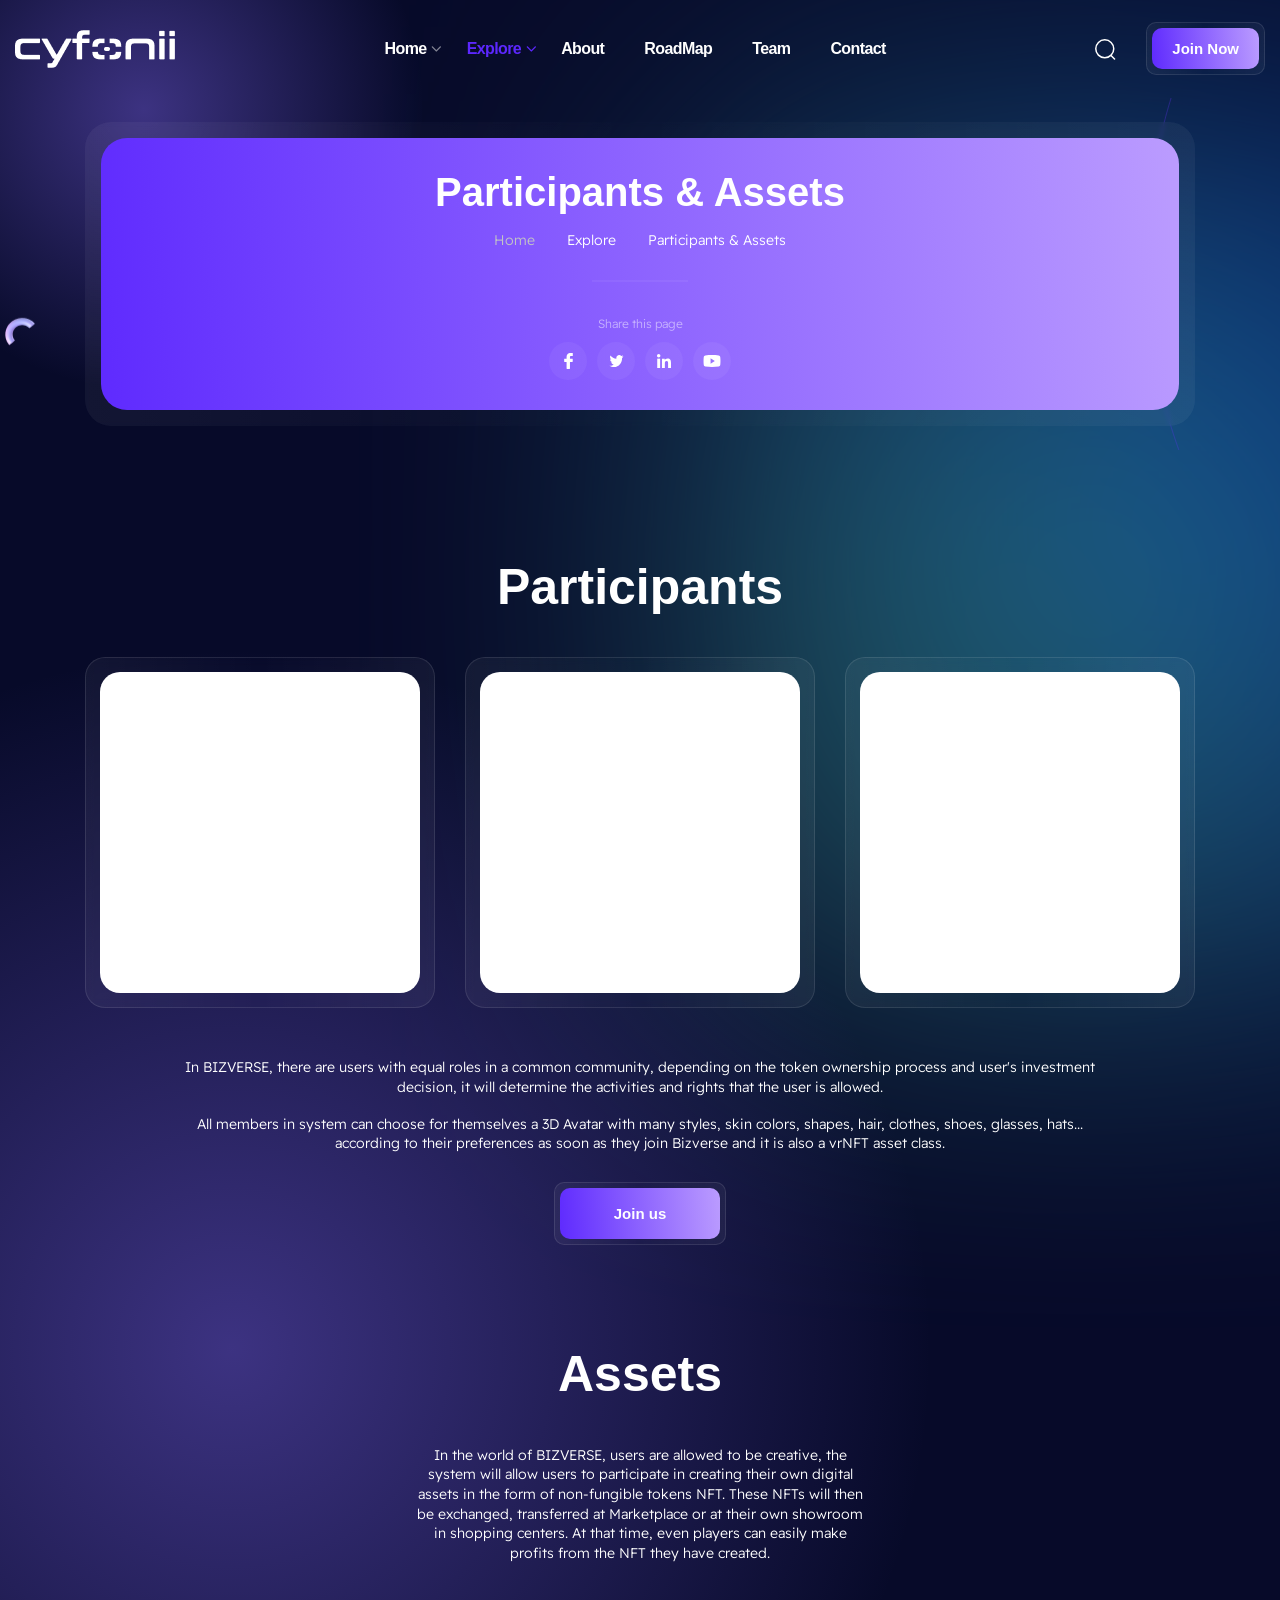
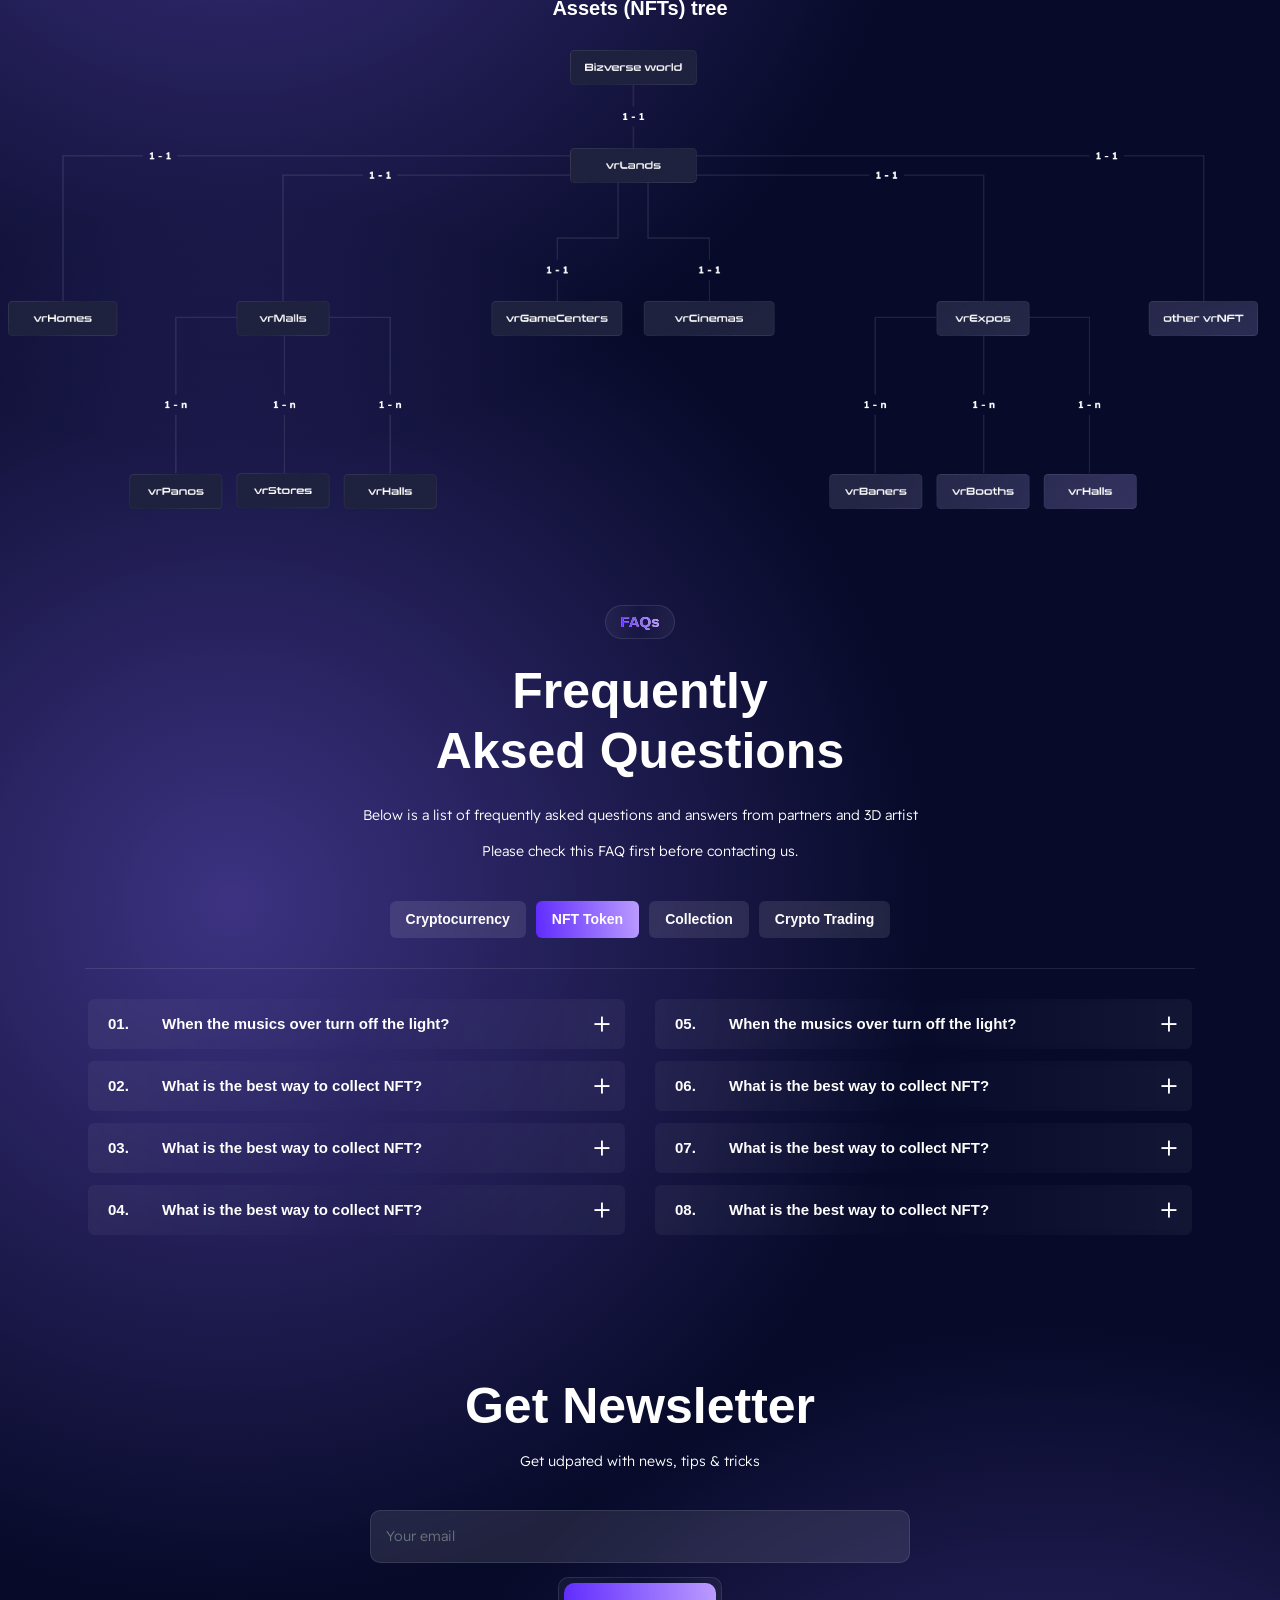
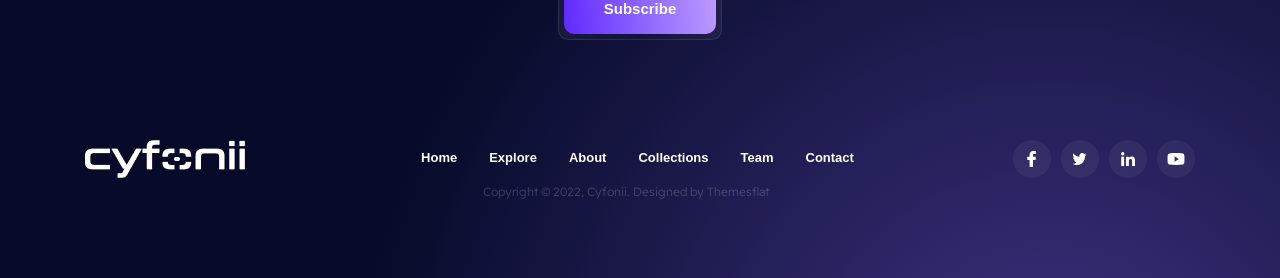
<file: parti-asset.html>
<!DOCTYPE html>
<html lang="en">
<head>
    <meta charset="UTF-8">
    <meta http-equiv="X-UA-Compatible" content="IE=edge">
    <meta name="viewport" content="width=device-width, initial-scale=1.0">
    <title>Cyfonii - NFT Portfolio and Landing Page HTML Template</title>

    <!-- Styles -->

    <link
      rel="stylesheet"
      href="https://cdn.jsdelivr.net/npm/swiper/swiper-bundle.min.css"
    />

    <link rel="stylesheet" href="app/dist/aos.css">
    <link rel="stylesheet" href="app/dist/app.css">
    <!-- end Styles -->

    <!-- Favicon and Touch Icons  -->
    <link rel="shortcut icon" href="assets/images/logo/favicon.png">
    <link rel="apple-touch-icon-precomposed" href="assets/images/logo/favicon.png">

</head>
<body class="home-main header-fixed">

    <div class="wrapper">

      <div class="preloader">
        <div class="clear-loading loading-effect-2">
        <span></span>
        </div>
    </div>

    <!-- Header -->
    <header id="header_main" class="header">
        <div class="container big">
            <div class="row">
                <div class="col-12">
                    <div class="header__body">
                        <div class="header__logo">
                            <a href="index.html">
                                <img id="site-logo" src="assets/images/logo/logo.png"
                                alt="Peson" width="160" height="38"
                                data-retina="assets/images/logo/logo@2x.png" data-width="160"
                                data-height="38">
                            </a>
                        </div>

                        <div class="header__right">
                            <nav id="main-nav" class="main-nav">
                                <ul id="menu-primary-menu" class="menu">

                                    <li class="menu-item menu-item-has-children">
                                        <a href="#">Home</a>
                                        <ul class="sub-menu">
                                            <li class="menu-item"><a href="index.html">Home v1</a></li>
                                            <li class="menu-item"><a href="home-v2.html">Home v2</a></li>
                                            <li class="menu-item"><a href="home-v3.html">Home v3</a></li>
                                            <li class="menu-item"><a href="cardcarousel.html">Card Carousel</a></li>
                                            <li class="menu-item"><a href="zigzagcarousel.html">Zigzag Carousel</a></li>
                                            <li class="menu-item"><a href="coverflowcarousel.html">Coverflow Carousel</a></li>
                                            <li class="menu-item"><a href="itemcarousel.html">Item Carousel</a></li>
                                            <li class="menu-item"><a href="3dcarousel.html">3D Carousel</a></li>
                                        </ul>
                                    </li>
                                    <li class="menu-item menu-item-has-children menu-current-item">
                                        <a href="#">Explore</a>
                                        <ul class="sub-menu">
                                            <li class="menu-item"><a href="nft.html">NFTs</a></li>
                                            <li class="menu-item"><a href="blog.html">Blog List</a></li>
                                            <li class="menu-item"><a href="blog-details.html">Blog Details</a></li>
                                            
                                            <li class="menu-item"><a href="vision-mission.html">Visions & Mission</a></li>
                                            <li class="menu-item"><a href="help-center.html">Help Center</a></li>
                                            <li class="menu-item current-item"><a href="parti-asset.html">Participants & Assets</a></li>
                                            <li class="menu-item"><a href="advisor.html">Advisors & Backers</a></li>
                                            <li class="menu-item"><a href="partner.html">Partners & Investors</a></li>

                                        </ul>
                                    </li>
                                    <li class="menu-item">
                                        <a href="about.html">About</a>
                                    </li>
                                    <li class="menu-item">
                                        <a href="roadmap.html">RoadMap</a>
                                    </li>
                                    <li class="menu-item">
                                        <a href="team.html">Team</a>
                                    </li>
                                    <li class="menu-item">
                                        <a href="contact.html">Contact</a>
                                    </li>                                     
                                </ul>
                            </nav>
                            <div class="mobile-button"><span></span></div>
                        </div>

                        <div class="header__action">
                            <a href="#" class="search-btn">
                                <svg width="21" height="21" viewBox="0 0 21 21" fill="none" xmlns="http://www.w3.org/2000/svg">
                                    <circle cx="9.7659" cy="9.76639" r="8.98856" stroke="white" stroke-width="1.5" stroke-linecap="round" stroke-linejoin="round"/>
                                    <path d="M16.0176 16.4849L19.5416 19.9997" stroke="white" stroke-width="1.5" stroke-linecap="round" stroke-linejoin="round"/>
                                </svg>                                    
                            </a>
                            <a href="contact.html" class="action-btn"><span>Join Now</span></a>
                        </div>
                    </div>
                </div>
            </div>
        </div>
    </header>
    <!-- end Header -->

    <!-- Pagetitle -->
    <section class="page-title">
      <div class="shape"></div>
        <div class="shape right s3"></div>
        <div class="container">
            <div class="row">
                <div class="col-12">
                    <div class="page-title__body">
                        <div class="page-title__main">
                            <h4 class="title">Participants & Assets</h4>
    
                            <ul class="breacrumb">
                                <li><a href="index.html">Home</a></li>
                                <li><p>Explore</p></li>
                                <li><p>Participants & Assets</p></li>
                            </ul>
                            <div class="bottom">
                                <p>Share this page</p>
    
                                <ul class="list-social">
                                    <li><a href="#">
                                        <svg width="9" height="16" viewBox="0 0 9 16" fill="none" xmlns="http://www.w3.org/2000/svg">
                                            <path d="M2.57969 9.03953C2.51969 9.03953 1.19969 9.03953 0.599688 9.03953C0.279688 9.03953 0.179688 8.91953 0.179688 8.61953C0.179688 7.81953 0.179688 6.99953 0.179688 6.19953C0.179688 5.87953 0.299688 5.77953 0.599688 5.77953H2.57969C2.57969 5.71953 2.57969 4.55953 2.57969 4.01953C2.57969 3.21953 2.71969 2.45953 3.11969 1.75953C3.53969 1.03953 4.13969 0.559531 4.89969 0.279531C5.39969 0.0995311 5.89969 0.0195312 6.43969 0.0195312H8.39969C8.67969 0.0195312 8.79969 0.139531 8.79969 0.419531V2.69953C8.79969 2.97953 8.67969 3.09953 8.39969 3.09953C7.85969 3.09953 7.31969 3.09953 6.77969 3.11953C6.23969 3.11953 5.95969 3.37953 5.95969 3.93953C5.93969 4.53953 5.95969 5.11953 5.95969 5.73953H8.27969C8.59969 5.73953 8.71969 5.85953 8.71969 6.17953V8.59953C8.71969 8.91953 8.61969 9.01953 8.27969 9.01953C7.55969 9.01953 6.01969 9.01953 5.95969 9.01953V15.5395C5.95969 15.8795 5.85969 15.9995 5.49969 15.9995C4.65969 15.9995 3.83969 15.9995 2.99969 15.9995C2.69969 15.9995 2.57969 15.8795 2.57969 15.5795C2.57969 13.4795 2.57969 9.09953 2.57969 9.03953Z" fill="white"/>
                                        </svg>    
                                    </a></li>
                                    <li><a href="#">
                                        <svg width="15" height="12" viewBox="0 0 15 12" fill="none" xmlns="http://www.w3.org/2000/svg">
                                            <path d="M14.5 1.42062C13.9794 1.66154 13.4246 1.82123 12.8462 1.89877C13.4412 1.524 13.8954 0.935077 14.1089 0.225231C13.5541 0.574154 12.9416 0.820615 12.2889 0.958154C11.7621 0.366462 11.0114 0 10.1924 0C8.60337 0 7.32412 1.36062 7.32412 3.02862C7.32412 3.26862 7.34338 3.49938 7.39062 3.71908C5.0045 3.59631 2.89313 2.38985 1.47475 0.552C1.22712 1.00523 1.08188 1.524 1.08188 2.08246C1.08188 3.13108 1.59375 4.06062 2.35675 4.59877C1.89562 4.58954 1.44325 4.44831 1.06 4.22585C1.06 4.23508 1.06 4.24708 1.06 4.25908C1.06 5.73046 2.05487 6.95262 3.3595 7.23415C3.12587 7.30154 2.87125 7.33385 2.607 7.33385C2.42325 7.33385 2.23775 7.32277 2.06362 7.28215C2.4355 8.48123 3.49075 9.36277 4.7455 9.39138C3.769 10.1972 2.52912 10.6828 1.18688 10.6828C0.9515 10.6828 0.72575 10.6717 0.5 10.6412C1.77137 11.5062 3.27813 12 4.903 12C10.1845 12 13.072 7.38462 13.072 3.384C13.072 3.25015 13.0676 3.12092 13.0615 2.99262C13.6311 2.56615 14.1097 2.03354 14.5 1.42062Z" fill="white"/>
                                        </svg> 
                                    </a></li>
                                    <li><a href="#">
                                        <svg width="14" height="14" viewBox="0 0 14 14" fill="none" xmlns="http://www.w3.org/2000/svg">
                                            <path d="M14.0006 14V8.87249C14.0006 6.35249 13.4581 4.42749 10.5181 4.42749C9.10062 4.42749 8.15563 5.19749 7.77063 5.93249H7.73563V4.65499H4.95312V14H7.85813V9.36249C7.85813 8.13749 8.08563 6.96499 9.59063 6.96499C11.0781 6.96499 11.0956 8.34749 11.0956 9.43249V13.9825H14.0006V14Z" fill="white"/>
                                            <path d="M0.226562 4.65479H3.13156V13.9998H0.226562V4.65479Z" fill="white"/>
                                            <path d="M1.68 0C0.7525 0 0 0.7525 0 1.68C0 2.6075 0.7525 3.3775 1.68 3.3775C2.6075 3.3775 3.36 2.6075 3.36 1.68C3.36 0.7525 2.6075 0 1.68 0Z" fill="white"/>
                                        </svg>
                                            
                                    </a></li>
                                    <li><a href="#">
                                        <svg width="18" height="12" viewBox="0 0 18 12" fill="none" xmlns="http://www.w3.org/2000/svg">
                                            <path d="M17.2347 1.9639C17.1458 1.22216 16.4468 0.510897 15.7154 0.415609C11.2555 -0.138536 6.7457 -0.138536 2.28731 0.415609C1.55533 0.51069 0.856308 1.22216 0.76739 1.9639C0.452537 4.68236 0.452537 7.31818 0.76739 10.036C0.856308 10.7778 1.55533 11.4897 2.28731 11.5843C6.7457 12.1384 11.2557 12.1384 15.7154 11.5843C16.4468 11.4898 17.1458 10.7778 17.2347 10.036C17.5496 7.31842 17.5496 4.68236 17.2347 1.9639ZM7.58931 8.82375V3.17703L11.8243 6.00049L7.58931 8.82375Z" fill="white"/>
                                        </svg>    
                                    </a></li>
                                </ul>
                            </div>
                        </div>
                    </div>
                </div>
            </div>
        </div>
    </section>
    <!-- Pagetitle -->

    <section class="participants">
        <div class="container">
            <div class="row">
                <div class="col-12">
                    <div class="block-text center">
                        <h3 class="heading">Participants </h3>
                    </div>

                </div>

                <div class="col-md-4">
                    <div class="blog-box">
                        <div class="image">
                            <a href="#"><img src="assets/images/layouts/par-01.png" alt=""></a>
                        </div>

                    </div>
                </div>
                <div class="col-md-4">
                    <div class="blog-box">
                        <div class="image">
                          <a href="#"><img src="assets/images/layouts/par-02.png" alt=""></a>
                        </div>

                    </div>
                </div>
                <div class="col-md-4">
                    <div class="blog-box">
                        <div class="image">
                          <a href="#"><img src="assets/images/layouts/par-03.png" alt=""></a>
                        </div>

                    </div>
                </div>

                <div class="col-12">
                    <div class="par-bot center">
                        <p class="mb-17">In BIZVERSE, there are users with equal roles in a common community, depending on the token ownership process and user's investment decision, it will determine the activities and rights that the user is allowed.</p>
                        <p class="mb-28">All members in system can choose for themselves a 3D Avatar with many styles, skin colors, shapes, hair, clothes, shoes, glasses, hats... according to their preferences as soon as they join Bizverse and it is also a vrNFT asset class.</p>
                        <a href="#" class="action-btn"><span>
                            Join us</span></a>
                    </div>
                </div>

            </div>
        </div>
    </section>

    <section class="assets">
      <div class="shape"></div>
        <div class="container">
            <div class="row">
                <div class="col-12">
                    <div class="block-text center">
                        <h3 class="heading">Assets</h3>
                        <p>In the world of BIZVERSE, users are allowed to be creative, the system will allow users to participate in creating their own digital assets in the form of non-fungible tokens NFT. These NFTs will then be exchanged, transferred at Marketplace or at their own showroom in shopping centers. At that time, even players can easily make profits from the NFT they have created.</p>
                    </div>

                    <div class="assets__main center">
                        <h5>Assets (NFTs) tree</h5>
                        <img src="assets/images/layouts/map.png" alt="">
                    </div>
                </div>
            </div>
        </div>
    </section>

    <section class="faq">
      <div class="shape"></div>
        <div class="container">
            <div class="row">
                <div class="col-12">
                    <div class="block-text center">
                        <h6 class="sub-heading"><span>FAQs</span></h6>
                        <h3 class="heading">Frequently
                            <br>
                            Aksed Questions</h3>
                            <p class="mb-17">Below is a list of frequently asked questions and answers from partners and 3D artist</p>
                            <p>Please check this FAQ first before contacting us.</p>
                            
                    </div>

                    <div class="faq__main flat-tabs">
                        <ul class="menu-tab">
                        <li><h6 class="fs-14">Cryptocurrency</h6></li>
                          <li class="active"> <h6 class="fs-14">NFT Token</h6></li>
                          <li><h6 class="fs-14">Collection</h6></li>
                          <li ><h6 class="fs-14">Crypto Trading</h6></li>

                        </ul>
                        <div class="content-tab">
                            <div class="content-inner">
                                <div class="flat-accordion row">
                                    <div class="col-md-6 col-sm-12">
                                        <div class="flat-toggle">
                                            <h6 class="toggle-title"><span>01.</span> When the musics over turn off the light? <span class="icon-plus"></span></h6>
                                            <div class="toggle-content">
                                              <p>
                                                Lorem ipsum dolor sit amet, consectetur adipiscing elit.
                                                Tellus aliquam parturient erat id vel, condimentum a,
                                                hendrerit egestas. Auctor cras diam, dui pulvinar elit.
                                                Egestas feugiat gravida in imperdiet facilisi tortor ac
                                                ultrices venenatis.
                                              </p>
                                            </div>
                                        </div>
                                        <div class="flat-toggle">
                                            <h6 class="toggle-title"><span>02.</span> What is the best way to collect NFT?<span class="icon-plus"></span></h6>
                                            <div class="toggle-content">
                                              <p>
                                                Lorem ipsum dolor sit amet, consectetur adipiscing elit.
                                                Tellus aliquam parturient erat id vel, condimentum a,
                                                hendrerit egestas. Auctor cras diam, dui pulvinar elit.
                                                Egestas feugiat gravida in imperdiet facilisi tortor ac
                                                ultrices venenatis.
                                              </p>
                                            </div>
                                        </div>
                                        <div class="flat-toggle">
                                            <h6 class="toggle-title"><span>03.</span> What is the best way to collect NFT?<span class="icon-plus"></span></h6>
                                            <div class="toggle-content">
                                              <p>
                                                Lorem ipsum dolor sit amet, consectetur adipiscing elit.
                                                Tellus aliquam parturient erat id vel, condimentum a,
                                                hendrerit egestas. Auctor cras diam, dui pulvinar elit.
                                                Egestas feugiat gravida in imperdiet facilisi tortor ac
                                                ultrices venenatis.
                                              </p>
                                            </div>
                                        </div>
                                        <div class="flat-toggle">
                                            <h6 class="toggle-title"><span>04.</span> What is the best way to collect NFT?<span class="icon-plus"></span></h6>
                                            <div class="toggle-content">
                                              <p>
                                                Lorem ipsum dolor sit amet, consectetur adipiscing elit.
                                                Tellus aliquam parturient erat id vel, condimentum a,
                                                hendrerit egestas. Auctor cras diam, dui pulvinar elit.
                                                Egestas feugiat gravida in imperdiet facilisi tortor ac
                                                ultrices venenatis.
                                              </p>
                                            </div>
                                        </div>
                                    </div>

                                    <div class="col-md-6 col-sm-12">
                                        <div class="flat-toggle">
                                            <h6 class="toggle-title"><span>05.</span> When the musics over turn off the light? <span class="icon-plus"></span></h6>
                                            <div class="toggle-content">
                                              <p>
                                                Lorem ipsum dolor sit amet, consectetur adipiscing elit.
                                                Tellus aliquam parturient erat id vel, condimentum a,
                                                hendrerit egestas. Auctor cras diam, dui pulvinar elit.
                                                Egestas feugiat gravida in imperdiet facilisi tortor ac
                                                ultrices venenatis.
                                              </p>
                                            </div>
                                          </div>
                                          <div class="flat-toggle">
                                            <h6 class="toggle-title"><span>06.</span> What is the best way to collect NFT?<span class="icon-plus"></span></h6>
                                            <div class="toggle-content">
                                              <p>
                                                Lorem ipsum dolor sit amet, consectetur adipiscing elit.
                                                Tellus aliquam parturient erat id vel, condimentum a,
                                                hendrerit egestas. Auctor cras diam, dui pulvinar elit.
                                                Egestas feugiat gravida in imperdiet facilisi tortor ac
                                                ultrices venenatis.
                                              </p>
                                            </div>
                                        </div>
                                        <div class="flat-toggle">
                                            <h6 class="toggle-title"><span>07.</span> What is the best way to collect NFT?<span class="icon-plus"></span></h6>
                                            <div class="toggle-content">
                                              <p>
                                                Lorem ipsum dolor sit amet, consectetur adipiscing elit.
                                                Tellus aliquam parturient erat id vel, condimentum a,
                                                hendrerit egestas. Auctor cras diam, dui pulvinar elit.
                                                Egestas feugiat gravida in imperdiet facilisi tortor ac
                                                ultrices venenatis.
                                              </p>
                                            </div>
                                        </div>
                                        <div class="flat-toggle">
                                            <h6 class="toggle-title"><span>08.</span> What is the best way to collect NFT?<span class="icon-plus"></span></h6>
                                            <div class="toggle-content">
                                              <p>
                                                Lorem ipsum dolor sit amet, consectetur adipiscing elit.
                                                Tellus aliquam parturient erat id vel, condimentum a,
                                                hendrerit egestas. Auctor cras diam, dui pulvinar elit.
                                                Egestas feugiat gravida in imperdiet facilisi tortor ac
                                                ultrices venenatis.
                                              </p>
                                            </div>
                                        </div>
                                    </div>
                                    
    
                                  </div>
                            </div>
                            <div class="content-inner">
                                <div class="flat-accordion row">
                                    <div class="col-md-6 col-sm-12">
                                        <div class="flat-toggle">
                                            <h6 class="toggle-title"><span>01.</span> When the musics over turn off the light? <span class="icon-plus"></span></h6>
                                            <div class="toggle-content">
                                              <p>
                                                Lorem ipsum dolor sit amet, consectetur adipiscing elit.
                                                Tellus aliquam parturient erat id vel, condimentum a,
                                                hendrerit egestas. Auctor cras diam, dui pulvinar elit.
                                                Egestas feugiat gravida in imperdiet facilisi tortor ac
                                                ultrices venenatis.
                                              </p>
                                            </div>
                                        </div>
                                        <div class="flat-toggle">
                                            <h6 class="toggle-title"><span>02.</span> What is the best way to collect NFT?<span class="icon-plus"></span></h6>
                                            <div class="toggle-content">
                                              <p>
                                                Lorem ipsum dolor sit amet, consectetur adipiscing elit.
                                                Tellus aliquam parturient erat id vel, condimentum a,
                                                hendrerit egestas. Auctor cras diam, dui pulvinar elit.
                                                Egestas feugiat gravida in imperdiet facilisi tortor ac
                                                ultrices venenatis.
                                              </p>
                                            </div>
                                        </div>
                                        <div class="flat-toggle">
                                            <h6 class="toggle-title"><span>03.</span> What is the best way to collect NFT?<span class="icon-plus"></span></h6>
                                            <div class="toggle-content">
                                              <p>
                                                Lorem ipsum dolor sit amet, consectetur adipiscing elit.
                                                Tellus aliquam parturient erat id vel, condimentum a,
                                                hendrerit egestas. Auctor cras diam, dui pulvinar elit.
                                                Egestas feugiat gravida in imperdiet facilisi tortor ac
                                                ultrices venenatis.
                                              </p>
                                            </div>
                                        </div>
                                        <div class="flat-toggle">
                                            <h6 class="toggle-title"><span>04.</span> What is the best way to collect NFT?<span class="icon-plus"></span></h6>
                                            <div class="toggle-content">
                                              <p>
                                                Lorem ipsum dolor sit amet, consectetur adipiscing elit.
                                                Tellus aliquam parturient erat id vel, condimentum a,
                                                hendrerit egestas. Auctor cras diam, dui pulvinar elit.
                                                Egestas feugiat gravida in imperdiet facilisi tortor ac
                                                ultrices venenatis.
                                              </p>
                                            </div>
                                        </div>
                                    </div>

                                    <div class="col-md-6 col-sm-12">
                                        <div class="flat-toggle">
                                            <h6 class="toggle-title"><span>05.</span> When the musics over turn off the light? <span class="icon-plus"></span></h6>
                                            <div class="toggle-content">
                                              <p>
                                                Lorem ipsum dolor sit amet, consectetur adipiscing elit.
                                                Tellus aliquam parturient erat id vel, condimentum a,
                                                hendrerit egestas. Auctor cras diam, dui pulvinar elit.
                                                Egestas feugiat gravida in imperdiet facilisi tortor ac
                                                ultrices venenatis.
                                              </p>
                                            </div>
                                          </div>
                                          <div class="flat-toggle">
                                            <h6 class="toggle-title"><span>06.</span> What is the best way to collect NFT?<span class="icon-plus"></span></h6>
                                            <div class="toggle-content">
                                              <p>
                                                Lorem ipsum dolor sit amet, consectetur adipiscing elit.
                                                Tellus aliquam parturient erat id vel, condimentum a,
                                                hendrerit egestas. Auctor cras diam, dui pulvinar elit.
                                                Egestas feugiat gravida in imperdiet facilisi tortor ac
                                                ultrices venenatis.
                                              </p>
                                            </div>
                                        </div>
                                        <div class="flat-toggle">
                                            <h6 class="toggle-title"><span>07.</span> What is the best way to collect NFT?<span class="icon-plus"></span></h6>
                                            <div class="toggle-content">
                                              <p>
                                                Lorem ipsum dolor sit amet, consectetur adipiscing elit.
                                                Tellus aliquam parturient erat id vel, condimentum a,
                                                hendrerit egestas. Auctor cras diam, dui pulvinar elit.
                                                Egestas feugiat gravida in imperdiet facilisi tortor ac
                                                ultrices venenatis.
                                              </p>
                                            </div>
                                        </div>
                                        <div class="flat-toggle">
                                            <h6 class="toggle-title"><span>08.</span> What is the best way to collect NFT?<span class="icon-plus"></span></h6>
                                            <div class="toggle-content">
                                              <p>
                                                Lorem ipsum dolor sit amet, consectetur adipiscing elit.
                                                Tellus aliquam parturient erat id vel, condimentum a,
                                                hendrerit egestas. Auctor cras diam, dui pulvinar elit.
                                                Egestas feugiat gravida in imperdiet facilisi tortor ac
                                                ultrices venenatis.
                                              </p>
                                            </div>
                                        </div>
                                    </div>
                                    
    
                                  </div>
                            </div>
                            <div class="content-inner">
                                <div class="flat-accordion row">
                                    <div class="col-md-6 col-sm-12">
                                        <div class="flat-toggle">
                                            <h6 class="toggle-title"><span>01.</span> When the musics over turn off the light? <span class="icon-plus"></span></h6>
                                            <div class="toggle-content">
                                              <p>
                                                Lorem ipsum dolor sit amet, consectetur adipiscing elit.
                                                Tellus aliquam parturient erat id vel, condimentum a,
                                                hendrerit egestas. Auctor cras diam, dui pulvinar elit.
                                                Egestas feugiat gravida in imperdiet facilisi tortor ac
                                                ultrices venenatis.
                                              </p>
                                            </div>
                                        </div>
                                        <div class="flat-toggle">
                                            <h6 class="toggle-title"><span>02.</span> What is the best way to collect NFT?<span class="icon-plus"></span></h6>
                                            <div class="toggle-content">
                                              <p>
                                                Lorem ipsum dolor sit amet, consectetur adipiscing elit.
                                                Tellus aliquam parturient erat id vel, condimentum a,
                                                hendrerit egestas. Auctor cras diam, dui pulvinar elit.
                                                Egestas feugiat gravida in imperdiet facilisi tortor ac
                                                ultrices venenatis.
                                              </p>
                                            </div>
                                        </div>
                                        <div class="flat-toggle">
                                            <h6 class="toggle-title"><span>03.</span> What is the best way to collect NFT?<span class="icon-plus"></span></h6>
                                            <div class="toggle-content">
                                              <p>
                                                Lorem ipsum dolor sit amet, consectetur adipiscing elit.
                                                Tellus aliquam parturient erat id vel, condimentum a,
                                                hendrerit egestas. Auctor cras diam, dui pulvinar elit.
                                                Egestas feugiat gravida in imperdiet facilisi tortor ac
                                                ultrices venenatis.
                                              </p>
                                            </div>
                                        </div>
                                        <div class="flat-toggle">
                                            <h6 class="toggle-title"><span>04.</span> What is the best way to collect NFT?<span class="icon-plus"></span></h6>
                                            <div class="toggle-content">
                                              <p>
                                                Lorem ipsum dolor sit amet, consectetur adipiscing elit.
                                                Tellus aliquam parturient erat id vel, condimentum a,
                                                hendrerit egestas. Auctor cras diam, dui pulvinar elit.
                                                Egestas feugiat gravida in imperdiet facilisi tortor ac
                                                ultrices venenatis.
                                              </p>
                                            </div>
                                        </div>
                                    </div>

                                    <div class="col-md-6 col-sm-12">
                                        <div class="flat-toggle">
                                            <h6 class="toggle-title"><span>05.</span> When the musics over turn off the light? <span class="icon-plus"></span></h6>
                                            <div class="toggle-content">
                                              <p>
                                                Lorem ipsum dolor sit amet, consectetur adipiscing elit.
                                                Tellus aliquam parturient erat id vel, condimentum a,
                                                hendrerit egestas. Auctor cras diam, dui pulvinar elit.
                                                Egestas feugiat gravida in imperdiet facilisi tortor ac
                                                ultrices venenatis.
                                              </p>
                                            </div>
                                          </div>
                                          <div class="flat-toggle">
                                            <h6 class="toggle-title"><span>06.</span> What is the best way to collect NFT?<span class="icon-plus"></span></h6>
                                            <div class="toggle-content">
                                              <p>
                                                Lorem ipsum dolor sit amet, consectetur adipiscing elit.
                                                Tellus aliquam parturient erat id vel, condimentum a,
                                                hendrerit egestas. Auctor cras diam, dui pulvinar elit.
                                                Egestas feugiat gravida in imperdiet facilisi tortor ac
                                                ultrices venenatis.
                                              </p>
                                            </div>
                                        </div>
                                        <div class="flat-toggle">
                                            <h6 class="toggle-title"><span>07.</span> What is the best way to collect NFT?<span class="icon-plus"></span></h6>
                                            <div class="toggle-content">
                                              <p>
                                                Lorem ipsum dolor sit amet, consectetur adipiscing elit.
                                                Tellus aliquam parturient erat id vel, condimentum a,
                                                hendrerit egestas. Auctor cras diam, dui pulvinar elit.
                                                Egestas feugiat gravida in imperdiet facilisi tortor ac
                                                ultrices venenatis.
                                              </p>
                                            </div>
                                        </div>
                                        <div class="flat-toggle">
                                            <h6 class="toggle-title"><span>08.</span> What is the best way to collect NFT?<span class="icon-plus"></span></h6>
                                            <div class="toggle-content">
                                              <p>
                                                Lorem ipsum dolor sit amet, consectetur adipiscing elit.
                                                Tellus aliquam parturient erat id vel, condimentum a,
                                                hendrerit egestas. Auctor cras diam, dui pulvinar elit.
                                                Egestas feugiat gravida in imperdiet facilisi tortor ac
                                                ultrices venenatis.
                                              </p>
                                            </div>
                                        </div>
                                    </div>
                                    
    
                                  </div>
                            </div>
                            <div class="content-inner">
                                <div class="flat-accordion row">
                                    <div class="col-md-6 col-sm-12">
                                        <div class="flat-toggle">
                                            <h6 class="toggle-title"><span>01.</span> When the musics over turn off the light? <span class="icon-plus"></span></h6>
                                            <div class="toggle-content">
                                              <p>
                                                Lorem ipsum dolor sit amet, consectetur adipiscing elit.
                                                Tellus aliquam parturient erat id vel, condimentum a,
                                                hendrerit egestas. Auctor cras diam, dui pulvinar elit.
                                                Egestas feugiat gravida in imperdiet facilisi tortor ac
                                                ultrices venenatis.
                                              </p>
                                            </div>
                                        </div>
                                        <div class="flat-toggle">
                                            <h6 class="toggle-title"><span>02.</span> What is the best way to collect NFT?<span class="icon-plus"></span></h6>
                                            <div class="toggle-content">
                                              <p>
                                                Lorem ipsum dolor sit amet, consectetur adipiscing elit.
                                                Tellus aliquam parturient erat id vel, condimentum a,
                                                hendrerit egestas. Auctor cras diam, dui pulvinar elit.
                                                Egestas feugiat gravida in imperdiet facilisi tortor ac
                                                ultrices venenatis.
                                              </p>
                                            </div>
                                        </div>
                                        <div class="flat-toggle">
                                            <h6 class="toggle-title"><span>03.</span> What is the best way to collect NFT?<span class="icon-plus"></span></h6>
                                            <div class="toggle-content">
                                              <p>
                                                Lorem ipsum dolor sit amet, consectetur adipiscing elit.
                                                Tellus aliquam parturient erat id vel, condimentum a,
                                                hendrerit egestas. Auctor cras diam, dui pulvinar elit.
                                                Egestas feugiat gravida in imperdiet facilisi tortor ac
                                                ultrices venenatis.
                                              </p>
                                            </div>
                                        </div>
                                        <div class="flat-toggle">
                                            <h6 class="toggle-title"><span>04.</span> What is the best way to collect NFT?<span class="icon-plus"></span></h6>
                                            <div class="toggle-content">
                                              <p>
                                                Lorem ipsum dolor sit amet, consectetur adipiscing elit.
                                                Tellus aliquam parturient erat id vel, condimentum a,
                                                hendrerit egestas. Auctor cras diam, dui pulvinar elit.
                                                Egestas feugiat gravida in imperdiet facilisi tortor ac
                                                ultrices venenatis.
                                              </p>
                                            </div>
                                        </div>
                                    </div>

                                    <div class="col-md-6 col-sm-12">
                                        <div class="flat-toggle">
                                            <h6 class="toggle-title"><span>05.</span> When the musics over turn off the light? <span class="icon-plus"></span></h6>
                                            <div class="toggle-content">
                                              <p>
                                                Lorem ipsum dolor sit amet, consectetur adipiscing elit.
                                                Tellus aliquam parturient erat id vel, condimentum a,
                                                hendrerit egestas. Auctor cras diam, dui pulvinar elit.
                                                Egestas feugiat gravida in imperdiet facilisi tortor ac
                                                ultrices venenatis.
                                              </p>
                                            </div>
                                          </div>
                                          <div class="flat-toggle">
                                            <h6 class="toggle-title"><span>06.</span> What is the best way to collect NFT?<span class="icon-plus"></span></h6>
                                            <div class="toggle-content">
                                              <p>
                                                Lorem ipsum dolor sit amet, consectetur adipiscing elit.
                                                Tellus aliquam parturient erat id vel, condimentum a,
                                                hendrerit egestas. Auctor cras diam, dui pulvinar elit.
                                                Egestas feugiat gravida in imperdiet facilisi tortor ac
                                                ultrices venenatis.
                                              </p>
                                            </div>
                                        </div>
                                        <div class="flat-toggle">
                                            <h6 class="toggle-title"><span>07.</span> What is the best way to collect NFT?<span class="icon-plus"></span></h6>
                                            <div class="toggle-content">
                                              <p>
                                                Lorem ipsum dolor sit amet, consectetur adipiscing elit.
                                                Tellus aliquam parturient erat id vel, condimentum a,
                                                hendrerit egestas. Auctor cras diam, dui pulvinar elit.
                                                Egestas feugiat gravida in imperdiet facilisi tortor ac
                                                ultrices venenatis.
                                              </p>
                                            </div>
                                        </div>
                                        <div class="flat-toggle">
                                            <h6 class="toggle-title"><span>08.</span> What is the best way to collect NFT?<span class="icon-plus"></span></h6>
                                            <div class="toggle-content">
                                              <p>
                                                Lorem ipsum dolor sit amet, consectetur adipiscing elit.
                                                Tellus aliquam parturient erat id vel, condimentum a,
                                                hendrerit egestas. Auctor cras diam, dui pulvinar elit.
                                                Egestas feugiat gravida in imperdiet facilisi tortor ac
                                                ultrices venenatis.
                                              </p>
                                            </div>
                                        </div>
                                    </div>
                                    
    
                                  </div>
                            </div>
                        </div>
                      </div>
                </div>

            </div>
        </div>
    </section>


    <footer class="footer">
      <div class="shape right"></div>
        <div class="container">
            <div class="row">
                <div class="col-md-12">
                    <div class="footer__main">
                        <div class="block-text center">

                            <h3 class="heading">Get Newsletter</h3>
                            <p >Get udpated with news, tips & tricks</p>
           
                                
                        </div>
                        <form action="#" class="form">
                            <div class="form-group">
                                <input type="email" class="form-control" placeholder="Your email">
                                
                            </div>
                            <button class="action-btn"><span>Subscribe</span></button>
                        </form>
                    </div>

                    <div class="footer__bottom">
                        <a href="index.html" class="logo"><img src="assets/images/logo/logo.png" alt=""></a>

                        <div class="center mb--30">
                            <ul class="list">
                              <li><a href="index.html">Home</a></li>
                              <li><a href="nft.html">Explore</a></li>
                              <li><a href="about.html">About</a></li>
                              <li><a href="nft.html">Collections</a></li>
                              <li><a href="team.html">Team</a></li>
                              <li><a href="contact.html">Contact</a></li>
                            </ul>
                            <p>Copyright © 2022, Cyfonii. Designed by Themesflat</p>
                        </div>
                        <ul class="list-social">
                            <li><a href="#">
                                <svg width="9" height="16" viewBox="0 0 9 16" fill="none" xmlns="http://www.w3.org/2000/svg">
                                    <path d="M2.57969 9.03953C2.51969 9.03953 1.19969 9.03953 0.599688 9.03953C0.279688 9.03953 0.179688 8.91953 0.179688 8.61953C0.179688 7.81953 0.179688 6.99953 0.179688 6.19953C0.179688 5.87953 0.299688 5.77953 0.599688 5.77953H2.57969C2.57969 5.71953 2.57969 4.55953 2.57969 4.01953C2.57969 3.21953 2.71969 2.45953 3.11969 1.75953C3.53969 1.03953 4.13969 0.559531 4.89969 0.279531C5.39969 0.0995311 5.89969 0.0195312 6.43969 0.0195312H8.39969C8.67969 0.0195312 8.79969 0.139531 8.79969 0.419531V2.69953C8.79969 2.97953 8.67969 3.09953 8.39969 3.09953C7.85969 3.09953 7.31969 3.09953 6.77969 3.11953C6.23969 3.11953 5.95969 3.37953 5.95969 3.93953C5.93969 4.53953 5.95969 5.11953 5.95969 5.73953H8.27969C8.59969 5.73953 8.71969 5.85953 8.71969 6.17953V8.59953C8.71969 8.91953 8.61969 9.01953 8.27969 9.01953C7.55969 9.01953 6.01969 9.01953 5.95969 9.01953V15.5395C5.95969 15.8795 5.85969 15.9995 5.49969 15.9995C4.65969 15.9995 3.83969 15.9995 2.99969 15.9995C2.69969 15.9995 2.57969 15.8795 2.57969 15.5795C2.57969 13.4795 2.57969 9.09953 2.57969 9.03953Z" fill="white"/>
                                </svg>    
                            </a></li>
                            <li><a href="#">
                                <svg width="15" height="12" viewBox="0 0 15 12" fill="none" xmlns="http://www.w3.org/2000/svg">
                                    <path d="M14.5 1.42062C13.9794 1.66154 13.4246 1.82123 12.8462 1.89877C13.4412 1.524 13.8954 0.935077 14.1089 0.225231C13.5541 0.574154 12.9416 0.820615 12.2889 0.958154C11.7621 0.366462 11.0114 0 10.1924 0C8.60337 0 7.32412 1.36062 7.32412 3.02862C7.32412 3.26862 7.34338 3.49938 7.39062 3.71908C5.0045 3.59631 2.89313 2.38985 1.47475 0.552C1.22712 1.00523 1.08188 1.524 1.08188 2.08246C1.08188 3.13108 1.59375 4.06062 2.35675 4.59877C1.89562 4.58954 1.44325 4.44831 1.06 4.22585C1.06 4.23508 1.06 4.24708 1.06 4.25908C1.06 5.73046 2.05487 6.95262 3.3595 7.23415C3.12587 7.30154 2.87125 7.33385 2.607 7.33385C2.42325 7.33385 2.23775 7.32277 2.06362 7.28215C2.4355 8.48123 3.49075 9.36277 4.7455 9.39138C3.769 10.1972 2.52912 10.6828 1.18688 10.6828C0.9515 10.6828 0.72575 10.6717 0.5 10.6412C1.77137 11.5062 3.27813 12 4.903 12C10.1845 12 13.072 7.38462 13.072 3.384C13.072 3.25015 13.0676 3.12092 13.0615 2.99262C13.6311 2.56615 14.1097 2.03354 14.5 1.42062Z" fill="white"/>
                                </svg> 
                            </a></li>
                            <li><a href="#">
                                <svg width="14" height="14" viewBox="0 0 14 14" fill="none" xmlns="http://www.w3.org/2000/svg">
                                    <path d="M14.0006 14V8.87249C14.0006 6.35249 13.4581 4.42749 10.5181 4.42749C9.10062 4.42749 8.15563 5.19749 7.77063 5.93249H7.73563V4.65499H4.95312V14H7.85813V9.36249C7.85813 8.13749 8.08563 6.96499 9.59063 6.96499C11.0781 6.96499 11.0956 8.34749 11.0956 9.43249V13.9825H14.0006V14Z" fill="white"/>
                                    <path d="M0.226562 4.65479H3.13156V13.9998H0.226562V4.65479Z" fill="white"/>
                                    <path d="M1.68 0C0.7525 0 0 0.7525 0 1.68C0 2.6075 0.7525 3.3775 1.68 3.3775C2.6075 3.3775 3.36 2.6075 3.36 1.68C3.36 0.7525 2.6075 0 1.68 0Z" fill="white"/>
                                    </svg>
                                    
                            </a></li>
                            <li><a href="#">
                                <svg width="18" height="12" viewBox="0 0 18 12" fill="none" xmlns="http://www.w3.org/2000/svg">
                                    <path d="M17.2347 1.9639C17.1458 1.22216 16.4468 0.510897 15.7154 0.415609C11.2555 -0.138536 6.7457 -0.138536 2.28731 0.415609C1.55533 0.51069 0.856308 1.22216 0.76739 1.9639C0.452537 4.68236 0.452537 7.31818 0.76739 10.036C0.856308 10.7778 1.55533 11.4897 2.28731 11.5843C6.7457 12.1384 11.2557 12.1384 15.7154 11.5843C16.4468 11.4898 17.1458 10.7778 17.2347 10.036C17.5496 7.31842 17.5496 4.68236 17.2347 1.9639ZM7.58931 8.82375V3.17703L11.8243 6.00049L7.58931 8.82375Z" fill="white"/>
                                </svg>    
                            </a></li>
                        </ul>
                    </div>

                    
                </div>
            </div>
        </div>
    </footer>



    <a id="scroll-top"><span class="icon-arrow-top"></span></a>

    </div>
    
    


   
    

    <script src="app/js/jquery.min.js"></script>
    <script src="app/js/jquery.easing.js"></script>
    <script src="app/js/plugins.js"></script>
    <script src="app/js/countto.js"></script>

    <script src="app/js/app.js"></script>
    <script src="app/js/count-down.js"></script>

    <script src="app/js/aos.js"></script>


      <script src="app/js/swiper-bundle.min.js"></script>
      <script src="app/js/swiper.js"></script>

    <!-- Initialize Swiper -->


</body>
</html>
</file>
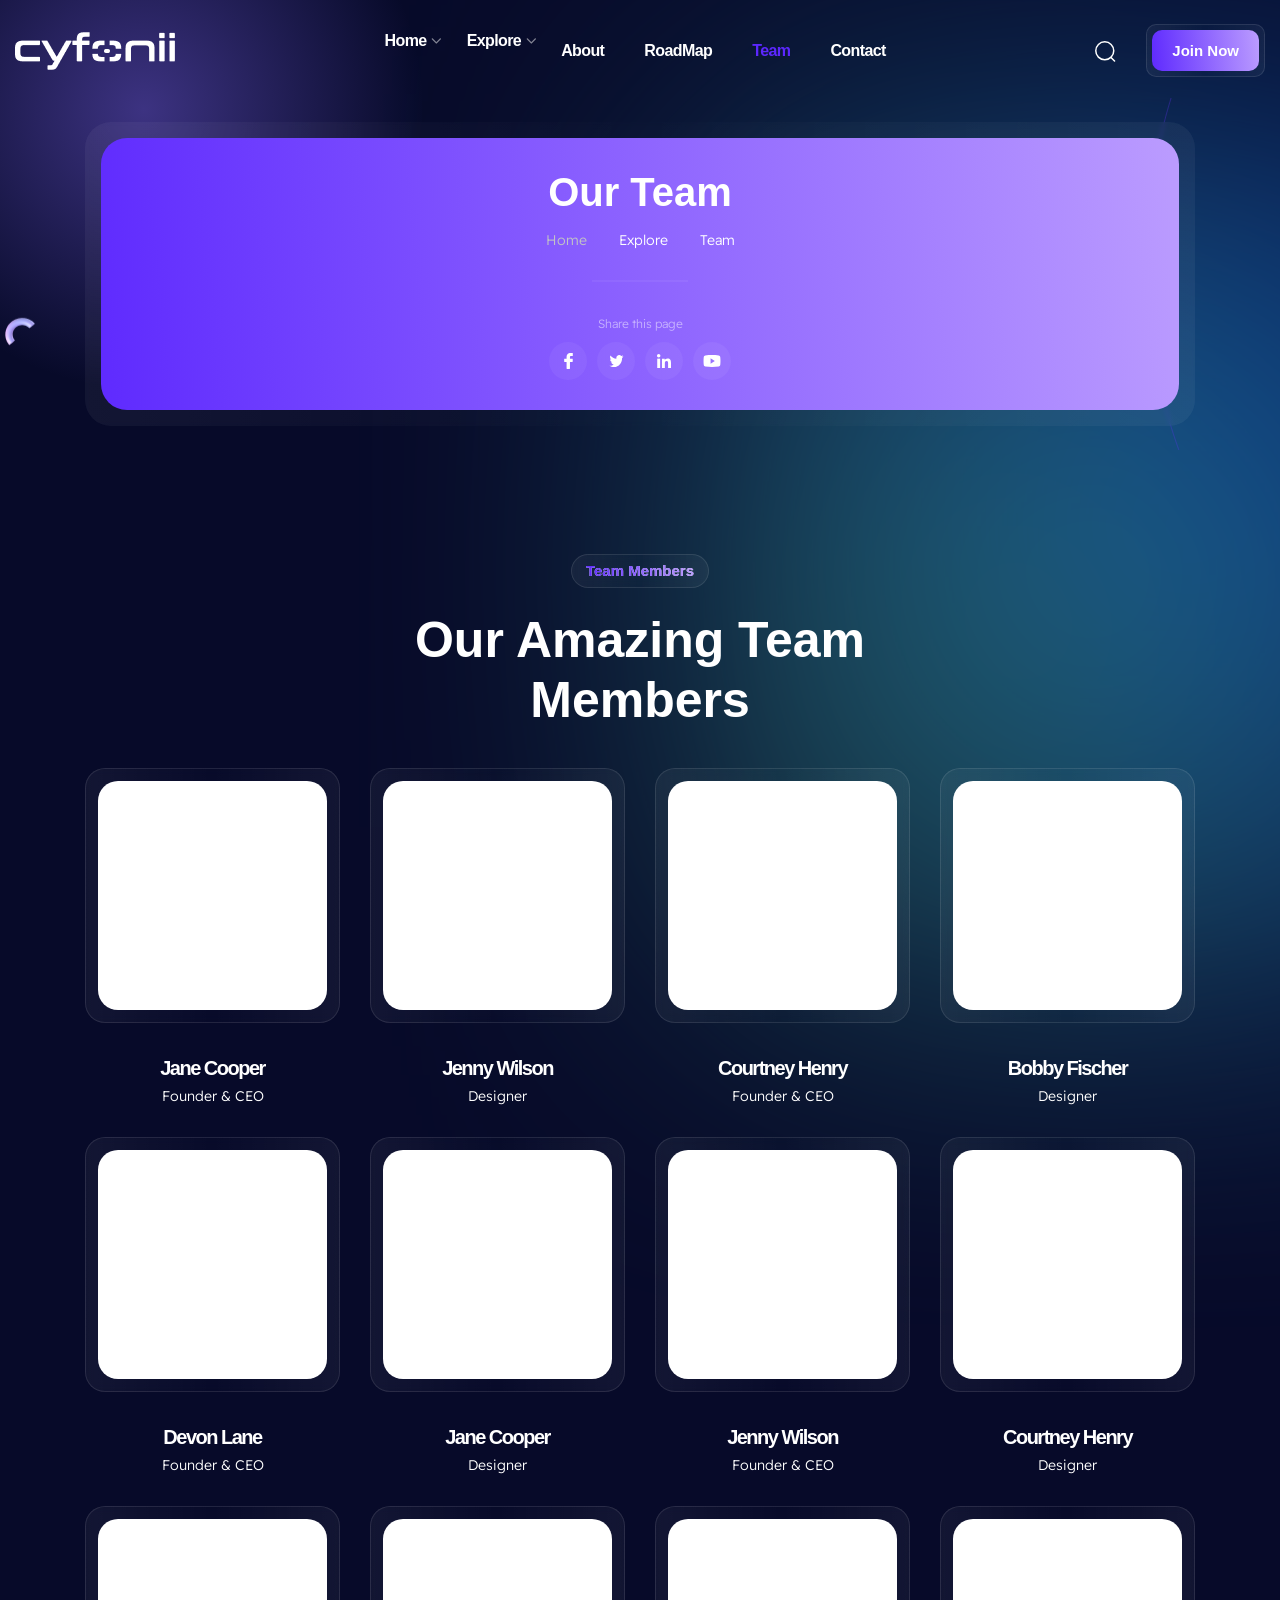
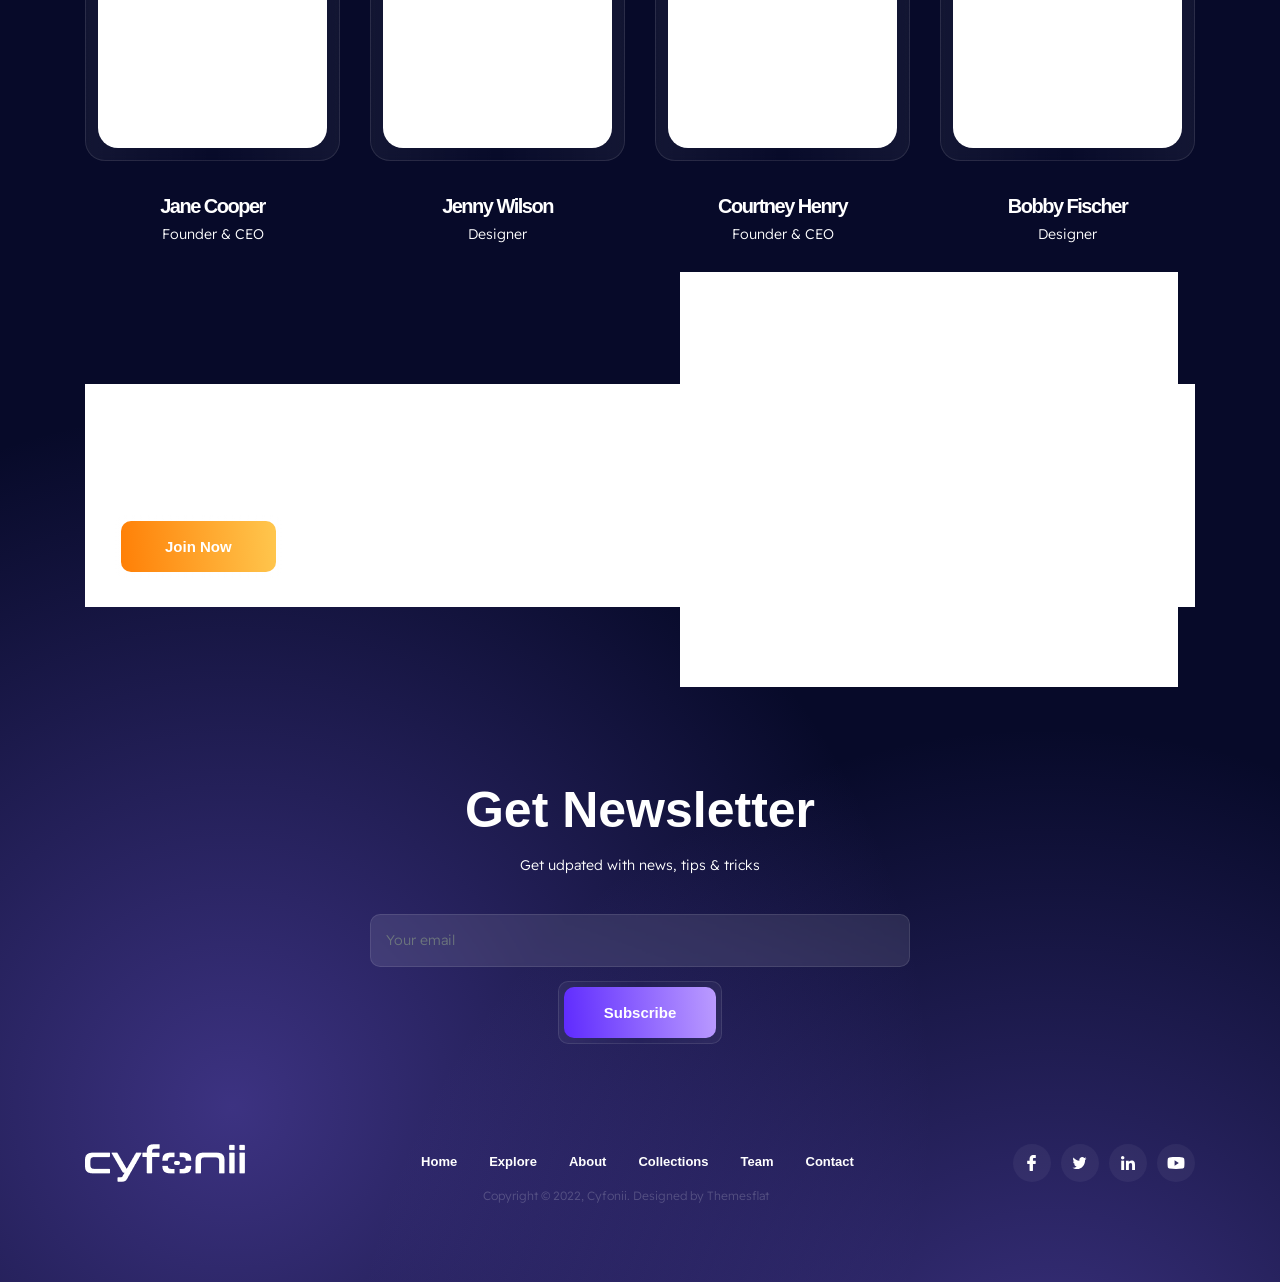
<file: team.html>
<!DOCTYPE html>
<html lang="en">
<head>
    <meta charset="UTF-8">
    <meta http-equiv="X-UA-Compatible" content="IE=edge">
    <meta name="viewport" content="width=device-width, initial-scale=1.0">
    <title>Cyfonii - NFT Portfolio and Landing Page HTML Template</title>

    <!-- Styles -->

    <link
      rel="stylesheet"
      href="https://cdn.jsdelivr.net/npm/swiper/swiper-bundle.min.css"
    />

    <link rel="stylesheet" href="app/dist/aos.css">
    <link rel="stylesheet" href="app/dist/app.css">
    <!-- end Styles -->

    <!-- Favicon and Touch Icons  -->
    <link rel="shortcut icon" href="assets/images/logo/favicon.png">
    <link rel="apple-touch-icon-precomposed" href="assets/images/logo/favicon.png">

</head>
<body class="home-main header-fixed">

    <div class="wrapper page-team">

        <div class="preloader">
            <div class="clear-loading loading-effect-2">
            <span></span>
            </div>
        </div>

    <!-- Header -->
    <header id="header_main" class="header">
        <div class="container big">
            <div class="row">
                <div class="col-12">
                    <div class="header__body">
                        <div class="header__logo">
                            <a href="index.html">
                                <img id="site-logo" src="assets/images/logo/logo.png"
                                alt="Peson" width="160" height="38"
                                data-retina="assets/images/logo/logo@2x.png" data-width="160"
                                data-height="38">
                            </a>
                        </div>

                        <div class="header__right">
                            <nav id="main-nav" class="main-nav">
                                <ul id="menu-primary-menu" class="menu">

                                    <li class="menu-item menu-item-has-children">
                                        <a href="#">Home</a>
                                        <ul class="sub-menu">
                                            <li class="menu-item"><a href="index.html">Home v1</a></li>
                                            <li class="menu-item"><a href="home-v2.html">Home v2</a></li>
                                            <li class="menu-item"><a href="home-v3.html">Home v3</a></li>
                                            <li class="menu-item"><a href="cardcarousel.html">Card Carousel</a></li>
                                            <li class="menu-item"><a href="zigzagcarousel.html">Zigzag Carousel</a></li>
                                            <li class="menu-item"><a href="coverflowcarousel.html">Coverflow Carousel</a></li>
                                            <li class="menu-item"><a href="itemcarousel.html">Item Carousel</a></li>
                                            <li class="menu-item"><a href="3dcarousel.html">3D Carousel</a></li>
                                        </ul>
                                    </li>
                                    <li class="menu-item menu-item-has-children">
                                        <a href="#">Explore</a>
                                        <ul class="sub-menu">
                                            <li class="menu-item"><a href="nft.html">NFTs</a></li>
                                            <li class="menu-item"><a href="blog.html">Blog List</a></li>
                                            <li class="menu-item"><a href="blog-details.html">Blog Details</a></li>
                                            <li class="menu-item current-item"><a href="team.html">Our Team</a></li>
                                            <li class="menu-item"><a href="vision-mission.html">Visions & Mission</a></li>
                                            <li class="menu-item"><a href="help-center.html">Help Center</a></li>
                                            <li class="menu-item"><a href="parti-asset.html">Participants & Assets</a></li>
                                            <li class="menu-item"><a href="advisor.html">Advisors & Backers</a></li>
                                            <li class="menu-item"><a href="partner.html">Partners & Investors</a></li>

                                        </ul>
                                    </li>
                                    <li class="menu-item">
                                        <a href="about.html">About</a>
                                    </li>
                                    <li class="menu-item">
                                        <a href="roadmap.html">RoadMap</a>
                                    </li>
                                    <li class="menu-item current-item">
                                        <a href="team.html">Team</a>
                                    </li>
                                    <li class="menu-item">
                                        <a href="contact.html">Contact</a>
                                    </li>                                     
                                </ul>
                            </nav>
                            <div class="mobile-button"><span></span></div>
                        </div>

                        <div class="header__action">
                            <a href="#" class="search-btn">
                                <svg width="21" height="21" viewBox="0 0 21 21" fill="none" xmlns="http://www.w3.org/2000/svg">
                                    <circle cx="9.7659" cy="9.76639" r="8.98856" stroke="white" stroke-width="1.5" stroke-linecap="round" stroke-linejoin="round"/>
                                    <path d="M16.0176 16.4849L19.5416 19.9997" stroke="white" stroke-width="1.5" stroke-linecap="round" stroke-linejoin="round"/>
                                </svg>                                    
                            </a>
                            <a href="contact.html" class="action-btn"><span>Join Now</span></a>
                        </div>
                    </div>
                </div>
            </div>
        </div>
    </header>
    <!-- end Header -->

    <!-- Pagetitle -->
    <section class="page-title">
        <div class="shape"></div>
        <div class="shape right s3"></div>
        <div class="container">
            <div class="row">
                <div class="col-12">
                    <div class="page-title__body">
                        <div class="page-title__main">
                            <h4 class="title">Our Team</h4>
    
                            <ul class="breacrumb">
                                <li><a href="index.html">Home</a></li>
                                <li><p>Explore</p></li>
                                <li><p>Team</p></li>
                            </ul>
                            <div class="bottom">
                                <p>Share this page</p>
    
                                <ul class="list-social">
                                    <li><a href="#">
                                        <svg width="9" height="16" viewBox="0 0 9 16" fill="none" xmlns="http://www.w3.org/2000/svg">
                                            <path d="M2.57969 9.03953C2.51969 9.03953 1.19969 9.03953 0.599688 9.03953C0.279688 9.03953 0.179688 8.91953 0.179688 8.61953C0.179688 7.81953 0.179688 6.99953 0.179688 6.19953C0.179688 5.87953 0.299688 5.77953 0.599688 5.77953H2.57969C2.57969 5.71953 2.57969 4.55953 2.57969 4.01953C2.57969 3.21953 2.71969 2.45953 3.11969 1.75953C3.53969 1.03953 4.13969 0.559531 4.89969 0.279531C5.39969 0.0995311 5.89969 0.0195312 6.43969 0.0195312H8.39969C8.67969 0.0195312 8.79969 0.139531 8.79969 0.419531V2.69953C8.79969 2.97953 8.67969 3.09953 8.39969 3.09953C7.85969 3.09953 7.31969 3.09953 6.77969 3.11953C6.23969 3.11953 5.95969 3.37953 5.95969 3.93953C5.93969 4.53953 5.95969 5.11953 5.95969 5.73953H8.27969C8.59969 5.73953 8.71969 5.85953 8.71969 6.17953V8.59953C8.71969 8.91953 8.61969 9.01953 8.27969 9.01953C7.55969 9.01953 6.01969 9.01953 5.95969 9.01953V15.5395C5.95969 15.8795 5.85969 15.9995 5.49969 15.9995C4.65969 15.9995 3.83969 15.9995 2.99969 15.9995C2.69969 15.9995 2.57969 15.8795 2.57969 15.5795C2.57969 13.4795 2.57969 9.09953 2.57969 9.03953Z" fill="white"/>
                                        </svg>    
                                    </a></li>
                                    <li><a href="#">
                                        <svg width="15" height="12" viewBox="0 0 15 12" fill="none" xmlns="http://www.w3.org/2000/svg">
                                            <path d="M14.5 1.42062C13.9794 1.66154 13.4246 1.82123 12.8462 1.89877C13.4412 1.524 13.8954 0.935077 14.1089 0.225231C13.5541 0.574154 12.9416 0.820615 12.2889 0.958154C11.7621 0.366462 11.0114 0 10.1924 0C8.60337 0 7.32412 1.36062 7.32412 3.02862C7.32412 3.26862 7.34338 3.49938 7.39062 3.71908C5.0045 3.59631 2.89313 2.38985 1.47475 0.552C1.22712 1.00523 1.08188 1.524 1.08188 2.08246C1.08188 3.13108 1.59375 4.06062 2.35675 4.59877C1.89562 4.58954 1.44325 4.44831 1.06 4.22585C1.06 4.23508 1.06 4.24708 1.06 4.25908C1.06 5.73046 2.05487 6.95262 3.3595 7.23415C3.12587 7.30154 2.87125 7.33385 2.607 7.33385C2.42325 7.33385 2.23775 7.32277 2.06362 7.28215C2.4355 8.48123 3.49075 9.36277 4.7455 9.39138C3.769 10.1972 2.52912 10.6828 1.18688 10.6828C0.9515 10.6828 0.72575 10.6717 0.5 10.6412C1.77137 11.5062 3.27813 12 4.903 12C10.1845 12 13.072 7.38462 13.072 3.384C13.072 3.25015 13.0676 3.12092 13.0615 2.99262C13.6311 2.56615 14.1097 2.03354 14.5 1.42062Z" fill="white"/>
                                        </svg> 
                                    </a></li>
                                    <li><a href="#">
                                        <svg width="14" height="14" viewBox="0 0 14 14" fill="none" xmlns="http://www.w3.org/2000/svg">
                                            <path d="M14.0006 14V8.87249C14.0006 6.35249 13.4581 4.42749 10.5181 4.42749C9.10062 4.42749 8.15563 5.19749 7.77063 5.93249H7.73563V4.65499H4.95312V14H7.85813V9.36249C7.85813 8.13749 8.08563 6.96499 9.59063 6.96499C11.0781 6.96499 11.0956 8.34749 11.0956 9.43249V13.9825H14.0006V14Z" fill="white"/>
                                            <path d="M0.226562 4.65479H3.13156V13.9998H0.226562V4.65479Z" fill="white"/>
                                            <path d="M1.68 0C0.7525 0 0 0.7525 0 1.68C0 2.6075 0.7525 3.3775 1.68 3.3775C2.6075 3.3775 3.36 2.6075 3.36 1.68C3.36 0.7525 2.6075 0 1.68 0Z" fill="white"/>
                                            </svg>
                                            
                                    </a></li>
                                    <li><a href="#">
                                        <svg width="18" height="12" viewBox="0 0 18 12" fill="none" xmlns="http://www.w3.org/2000/svg">
                                            <path d="M17.2347 1.9639C17.1458 1.22216 16.4468 0.510897 15.7154 0.415609C11.2555 -0.138536 6.7457 -0.138536 2.28731 0.415609C1.55533 0.51069 0.856308 1.22216 0.76739 1.9639C0.452537 4.68236 0.452537 7.31818 0.76739 10.036C0.856308 10.7778 1.55533 11.4897 2.28731 11.5843C6.7457 12.1384 11.2557 12.1384 15.7154 11.5843C16.4468 11.4898 17.1458 10.7778 17.2347 10.036C17.5496 7.31842 17.5496 4.68236 17.2347 1.9639ZM7.58931 8.82375V3.17703L11.8243 6.00049L7.58931 8.82375Z" fill="white"/>
                                        </svg>    
                                    </a></li>
                                </ul>
                            </div>
                        </div>
                    </div>
                </div>
            </div>
        </div>
    </section>
    <!-- Pagetitle -->

    <section class="team s2">
        <div class="container">
            <div class="row justify-content-center">
                <div class="col-12">
                    <div class="block-text center">
                        <h6 class="sub-heading"><span>Team Members</span></h6>
                        <h3 class="heading">Our Amazing Team
                            <br>
                            Members</h3>
                    </div>

                </div>

                <div class="col-xl-3 col-md-6">
                    <div class="team-box">
                        <div class="image">
                            <a href="team.html"><img src="assets/images/layouts/team-01.png" alt=""></a>

                            <ul class="list-social">
                                <li><a href="#">
                                    <span class="icon-facebook"></span>   
                                </a></li>
                                <li><a href="#">
                                    <span class="icon-twiter"></span>
                                </a></li>
                                <li><a href="#">
                                    <span class="icon-plan"></span>
                                </a></li>
                            </ul>
                        </div>
                        <div class="content">
                            <a href="team.html" class="h5 name">Jane Cooper</a>
                            <p class="postion">
                                Founder & CEO
                            </p>

                            
                        </div>
                    </div>
                </div>
                <div class="col-xl-3 col-md-6">
                    <div class="team-box">
                        <div class="image">
                            <a href="team.html"><img src="assets/images/layouts/team-02.png" alt=""></a>

                            <ul class="list-social">
                                <li><a href="#">
                                    <span class="icon-facebook"></span>   
                                </a></li>
                                <li><a href="#">
                                    <span class="icon-twiter"></span>
                                </a></li>
                                <li><a href="#">
                                    <span class="icon-plan"></span>
                                </a></li>
                            </ul>
                        </div>
                        <div class="content">
                            <a href="team.html" class="h5 name">Jenny Wilson</a>
                            <p class="postion">
                                Designer
                            </p>

                            
                        </div>
                    </div>
                </div>
                <div class="col-xl-3 col-md-6">
                    <div class="team-box">
                        <div class="image">
                            <a href="team.html"><img src="assets/images/layouts/team-03.png" alt=""></a>

                            <ul class="list-social">
                                <li><a href="#">
                                    <span class="icon-facebook"></span>   
                                </a></li>
                                <li><a href="#">
                                    <span class="icon-twiter"></span>
                                </a></li>
                                <li><a href="#">
                                    <span class="icon-plan"></span>
                                </a></li>
                            </ul>
                        </div>
                        <div class="content">
                            <a href="team.html" class="h5 name">Courtney Henry</a>
                            <p class="postion">
                                Founder & CEO
                            </p>

                            
                        </div>
                    </div>
                </div>
                <div class="col-xl-3 col-md-6">
                    <div class="team-box">
                        <div class="image">
                            <a href="team.html"><img src="assets/images/layouts/team-04.png" alt=""></a>

                            <ul class="list-social">
                                <li><a href="#">
                                    <span class="icon-facebook"></span>   
                                </a></li>
                                <li><a href="#">
                                    <span class="icon-twiter"></span>
                                </a></li>
                                <li><a href="#">
                                    <span class="icon-plan"></span>
                                </a></li>
                            </ul>
                        </div>
                        <div class="content">
                            <a href="team.html" class="h5 name">Bobby Fischer</a>
                            <p class="postion">
                                Designer
                            </p>

                            
                        </div>
                    </div>
                </div>
                <div class="col-xl-3 col-md-6">
                    <div class="team-box">
                        <div class="image">
                            <a href="team.html"><img src="assets/images/layouts/team-05.png" alt=""></a>

                            <ul class="list-social">
                                <li><a href="#">
                                    <span class="icon-facebook"></span>   
                                </a></li>
                                <li><a href="#">
                                    <span class="icon-twiter"></span>
                                </a></li>
                                <li><a href="#">
                                    <span class="icon-plan"></span>
                                </a></li>
                            </ul>
                        </div>
                        <div class="content">
                            <a href="team.html" class="h5 name">Devon Lane</a>
                            <p class="postion">
                                Founder & CEO
                            </p>

                            
                        </div>
                    </div>
                </div>
                <div class="col-xl-3 col-md-6">
                    <div class="team-box">
                        <div class="image">
                            <a href="team.html"><img src="assets/images/layouts/team-06.png" alt=""></a>

                            <ul class="list-social">
                                <li><a href="#">
                                    <span class="icon-facebook"></span>   
                                </a></li>
                                <li><a href="#">
                                    <span class="icon-twiter"></span>
                                </a></li>
                                <li><a href="#">
                                    <span class="icon-plan"></span>
                                </a></li>
                            </ul>
                        </div>
                        <div class="content">
                            <a href="team.html" class="h5 name">Jane Cooper</a>
                            <p class="postion">
                                Designer
                            </p>

                            
                        </div>
                    </div>
                </div>
                <div class="col-xl-3 col-md-6">
                    <div class="team-box">
                        <div class="image">
                            <a href="team.html"><img src="assets/images/layouts/team-07.png" alt=""></a>

                            <ul class="list-social">
                                <li><a href="#">
                                    <span class="icon-facebook"></span>   
                                </a></li>
                                <li><a href="#">
                                    <span class="icon-twiter"></span>
                                </a></li>
                                <li><a href="#">
                                    <span class="icon-plan"></span>
                                </a></li>
                            </ul>
                        </div>
                        <div class="content">
                            <a href="team.html" class="h5 name">Jenny Wilson</a>
                            <p class="postion">
                                Founder & CEO
                            </p>

                            
                        </div>
                    </div>
                </div>
                <div class="col-xl-3 col-md-6">
                    <div class="team-box">
                        <div class="image">
                            <a href="team.html"><img src="assets/images/layouts/team-08.png" alt=""></a>

                            <ul class="list-social">
                                <li><a href="#">
                                    <span class="icon-facebook"></span>   
                                </a></li>
                                <li><a href="#">
                                    <span class="icon-twiter"></span>
                                </a></li>
                                <li><a href="#">
                                    <span class="icon-plan"></span>
                                </a></li>
                            </ul>
                        </div>
                        <div class="content">
                            <a href="team.html" class="h5 name">Courtney Henry</a>
                            <p class="postion">
                                Designer
                            </p>

                            
                        </div>
                    </div>
                </div>
                <div class="col-xl-3 col-md-6">
                    <div class="team-box">
                        <div class="image">
                            <a href="team.html"><img src="assets/images/layouts/team-01.png" alt=""></a>

                            <ul class="list-social">
                                <li><a href="#">
                                    <span class="icon-facebook"></span>   
                                </a></li>
                                <li><a href="#">
                                    <span class="icon-twiter"></span>
                                </a></li>
                                <li><a href="#">
                                    <span class="icon-plan"></span>
                                </a></li>
                            </ul>
                        </div>
                        <div class="content">
                            <a href="team.html" class="h5 name">Jane Cooper</a>
                            <p class="postion">
                                Founder & CEO
                            </p>

                            
                        </div>
                    </div>
                </div>
                <div class="col-xl-3 col-md-6">
                    <div class="team-box">
                        <div class="image">
                            <a href="team.html"><img src="assets/images/layouts/team-02.png" alt=""></a>

                            <ul class="list-social">
                                <li><a href="#">
                                    <span class="icon-facebook"></span>   
                                </a></li>
                                <li><a href="#">
                                    <span class="icon-twiter"></span>
                                </a></li>
                                <li><a href="#">
                                    <span class="icon-plan"></span>
                                </a></li>
                            </ul>
                        </div>
                        <div class="content">
                            <a href="team.html" class="h5 name">Jenny Wilson</a>
                            <p class="postion">
                                Designer
                            </p>

                            
                        </div>
                    </div>
                </div>
                <div class="col-xl-3 col-md-6">
                    <div class="team-box">
                        <div class="image">
                            <a href="team.html"><img src="assets/images/layouts/team-03.png" alt=""></a>

                            <ul class="list-social">
                                <li><a href="#">
                                    <span class="icon-facebook"></span>   
                                </a></li>
                                <li><a href="#">
                                    <span class="icon-twiter"></span>
                                </a></li>
                                <li><a href="#">
                                    <span class="icon-plan"></span>
                                </a></li>
                            </ul>
                        </div>
                        <div class="content">
                            <a href="team.html" class="h5 name">Courtney Henry</a>
                            <p class="postion">
                                Founder & CEO
                            </p>

                            
                        </div>
                    </div>
                </div>
                <div class="col-xl-3 col-md-6">
                    <div class="team-box">
                        <div class="image">
                            <a href="team.html"><img src="assets/images/layouts/team-04.png" alt=""></a>

                            <ul class="list-social">
                                <li><a href="#">
                                    <span class="icon-facebook"></span>   
                                </a></li>
                                <li><a href="#">
                                    <span class="icon-twiter"></span>
                                </a></li>
                                <li><a href="#">
                                    <span class="icon-plan"></span>
                                </a></li>
                            </ul>
                        </div>
                        <div class="content">
                            <a href="team.html" class="h5 name">Bobby Fischer</a>
                            <p class="postion">
                                Designer
                            </p>

                            
                        </div>
                    </div>
                </div>

                

            </div>

        
        </div>
    </section>

    <section class="create">
        <div class="shape"></div>
        <div class="container">
            <div class="row">
                <div class="col-12">
                    <div class="create__main">
                        <div class="content">
                            <h4 class="heading">Create your NFT portfolio</h4>
                            <p>Get udpated with news, tips & tricks</p>
                            <a href="contact.html" class="action-btn"><span>Join Now</span></a>
                        
                        </div>
                        <img src="assets/images/layouts/create.png" alt="">
                    </div>
                </div>
            </div>
        </div>
    </section>


    <footer class="footer">
        <div class="shape right"></div>
        <div class="container">
            <div class="row">
                <div class="col-md-12">
                    <div class="footer__main">
                        <div class="block-text center">

                            <h3 class="heading">Get Newsletter</h3>
                            <p >Get udpated with news, tips & tricks</p>
           
                                
                        </div>
                        <form action="#" class="form">
                            <div class="form-group">
                                <input type="email" class="form-control" placeholder="Your email">
                                
                            </div>
                            <button class="action-btn"><span>Subscribe</span></button>
                        </form>
                    </div>

                    <div class="footer__bottom">
                        <a href="index.html" class="logo"><img src="assets/images/logo/logo.png" alt=""></a>

                        <div class="center mb--30">
                            <ul class="list">
                                <li><a href="index.html">Home</a></li>
                                <li><a href="nft.html">Explore</a></li>
                                <li><a href="about.html">About</a></li>
                                <li><a href="nft.html">Collections</a></li>
                                <li><a href="team.html">Team</a></li>
                                <li><a href="contact.html">Contact</a></li>
                            </ul>
                            <p>Copyright © 2022, Cyfonii. Designed by Themesflat</p>
                        </div>
                        <ul class="list-social">
                            <li><a href="#">
                                <svg width="9" height="16" viewBox="0 0 9 16" fill="none" xmlns="http://www.w3.org/2000/svg">
                                    <path d="M2.57969 9.03953C2.51969 9.03953 1.19969 9.03953 0.599688 9.03953C0.279688 9.03953 0.179688 8.91953 0.179688 8.61953C0.179688 7.81953 0.179688 6.99953 0.179688 6.19953C0.179688 5.87953 0.299688 5.77953 0.599688 5.77953H2.57969C2.57969 5.71953 2.57969 4.55953 2.57969 4.01953C2.57969 3.21953 2.71969 2.45953 3.11969 1.75953C3.53969 1.03953 4.13969 0.559531 4.89969 0.279531C5.39969 0.0995311 5.89969 0.0195312 6.43969 0.0195312H8.39969C8.67969 0.0195312 8.79969 0.139531 8.79969 0.419531V2.69953C8.79969 2.97953 8.67969 3.09953 8.39969 3.09953C7.85969 3.09953 7.31969 3.09953 6.77969 3.11953C6.23969 3.11953 5.95969 3.37953 5.95969 3.93953C5.93969 4.53953 5.95969 5.11953 5.95969 5.73953H8.27969C8.59969 5.73953 8.71969 5.85953 8.71969 6.17953V8.59953C8.71969 8.91953 8.61969 9.01953 8.27969 9.01953C7.55969 9.01953 6.01969 9.01953 5.95969 9.01953V15.5395C5.95969 15.8795 5.85969 15.9995 5.49969 15.9995C4.65969 15.9995 3.83969 15.9995 2.99969 15.9995C2.69969 15.9995 2.57969 15.8795 2.57969 15.5795C2.57969 13.4795 2.57969 9.09953 2.57969 9.03953Z" fill="white"/>
                                </svg>    
                            </a></li>
                            <li><a href="#">
                                <svg width="15" height="12" viewBox="0 0 15 12" fill="none" xmlns="http://www.w3.org/2000/svg">
                                    <path d="M14.5 1.42062C13.9794 1.66154 13.4246 1.82123 12.8462 1.89877C13.4412 1.524 13.8954 0.935077 14.1089 0.225231C13.5541 0.574154 12.9416 0.820615 12.2889 0.958154C11.7621 0.366462 11.0114 0 10.1924 0C8.60337 0 7.32412 1.36062 7.32412 3.02862C7.32412 3.26862 7.34338 3.49938 7.39062 3.71908C5.0045 3.59631 2.89313 2.38985 1.47475 0.552C1.22712 1.00523 1.08188 1.524 1.08188 2.08246C1.08188 3.13108 1.59375 4.06062 2.35675 4.59877C1.89562 4.58954 1.44325 4.44831 1.06 4.22585C1.06 4.23508 1.06 4.24708 1.06 4.25908C1.06 5.73046 2.05487 6.95262 3.3595 7.23415C3.12587 7.30154 2.87125 7.33385 2.607 7.33385C2.42325 7.33385 2.23775 7.32277 2.06362 7.28215C2.4355 8.48123 3.49075 9.36277 4.7455 9.39138C3.769 10.1972 2.52912 10.6828 1.18688 10.6828C0.9515 10.6828 0.72575 10.6717 0.5 10.6412C1.77137 11.5062 3.27813 12 4.903 12C10.1845 12 13.072 7.38462 13.072 3.384C13.072 3.25015 13.0676 3.12092 13.0615 2.99262C13.6311 2.56615 14.1097 2.03354 14.5 1.42062Z" fill="white"/>
                                </svg> 
                            </a></li>
                            <li><a href="#">
                                <svg width="14" height="14" viewBox="0 0 14 14" fill="none" xmlns="http://www.w3.org/2000/svg">
                                    <path d="M14.0006 14V8.87249C14.0006 6.35249 13.4581 4.42749 10.5181 4.42749C9.10062 4.42749 8.15563 5.19749 7.77063 5.93249H7.73563V4.65499H4.95312V14H7.85813V9.36249C7.85813 8.13749 8.08563 6.96499 9.59063 6.96499C11.0781 6.96499 11.0956 8.34749 11.0956 9.43249V13.9825H14.0006V14Z" fill="white"/>
                                    <path d="M0.226562 4.65479H3.13156V13.9998H0.226562V4.65479Z" fill="white"/>
                                    <path d="M1.68 0C0.7525 0 0 0.7525 0 1.68C0 2.6075 0.7525 3.3775 1.68 3.3775C2.6075 3.3775 3.36 2.6075 3.36 1.68C3.36 0.7525 2.6075 0 1.68 0Z" fill="white"/>
                                    </svg>
                                    
                            </a></li>
                            <li><a href="#">
                                <svg width="18" height="12" viewBox="0 0 18 12" fill="none" xmlns="http://www.w3.org/2000/svg">
                                    <path d="M17.2347 1.9639C17.1458 1.22216 16.4468 0.510897 15.7154 0.415609C11.2555 -0.138536 6.7457 -0.138536 2.28731 0.415609C1.55533 0.51069 0.856308 1.22216 0.76739 1.9639C0.452537 4.68236 0.452537 7.31818 0.76739 10.036C0.856308 10.7778 1.55533 11.4897 2.28731 11.5843C6.7457 12.1384 11.2557 12.1384 15.7154 11.5843C16.4468 11.4898 17.1458 10.7778 17.2347 10.036C17.5496 7.31842 17.5496 4.68236 17.2347 1.9639ZM7.58931 8.82375V3.17703L11.8243 6.00049L7.58931 8.82375Z" fill="white"/>
                                </svg>    
                            </a></li>
                        </ul>
                    </div>

                    
                </div>
            </div>
        </div>
    </footer>



    <a id="scroll-top"><span class="icon-arrow-top"></span></a>

    </div>
    
    


   


    <script src="app/js/jquery.min.js"></script>
    <script src="app/js/jquery.easing.js"></script>
    <script src="app/js/plugins.js"></script>
    <script src="app/js/countto.js"></script>

    <script src="app/js/app.js"></script>
    <script src="app/js/count-down.js"></script>

    <script src="app/js/aos.js"></script>


      <script src="app/js/swiper-bundle.min.js"></script>
      <script src="app/js/swiper.js"></script>

    <!-- Initialize Swiper -->


</body>
</html>
</file>
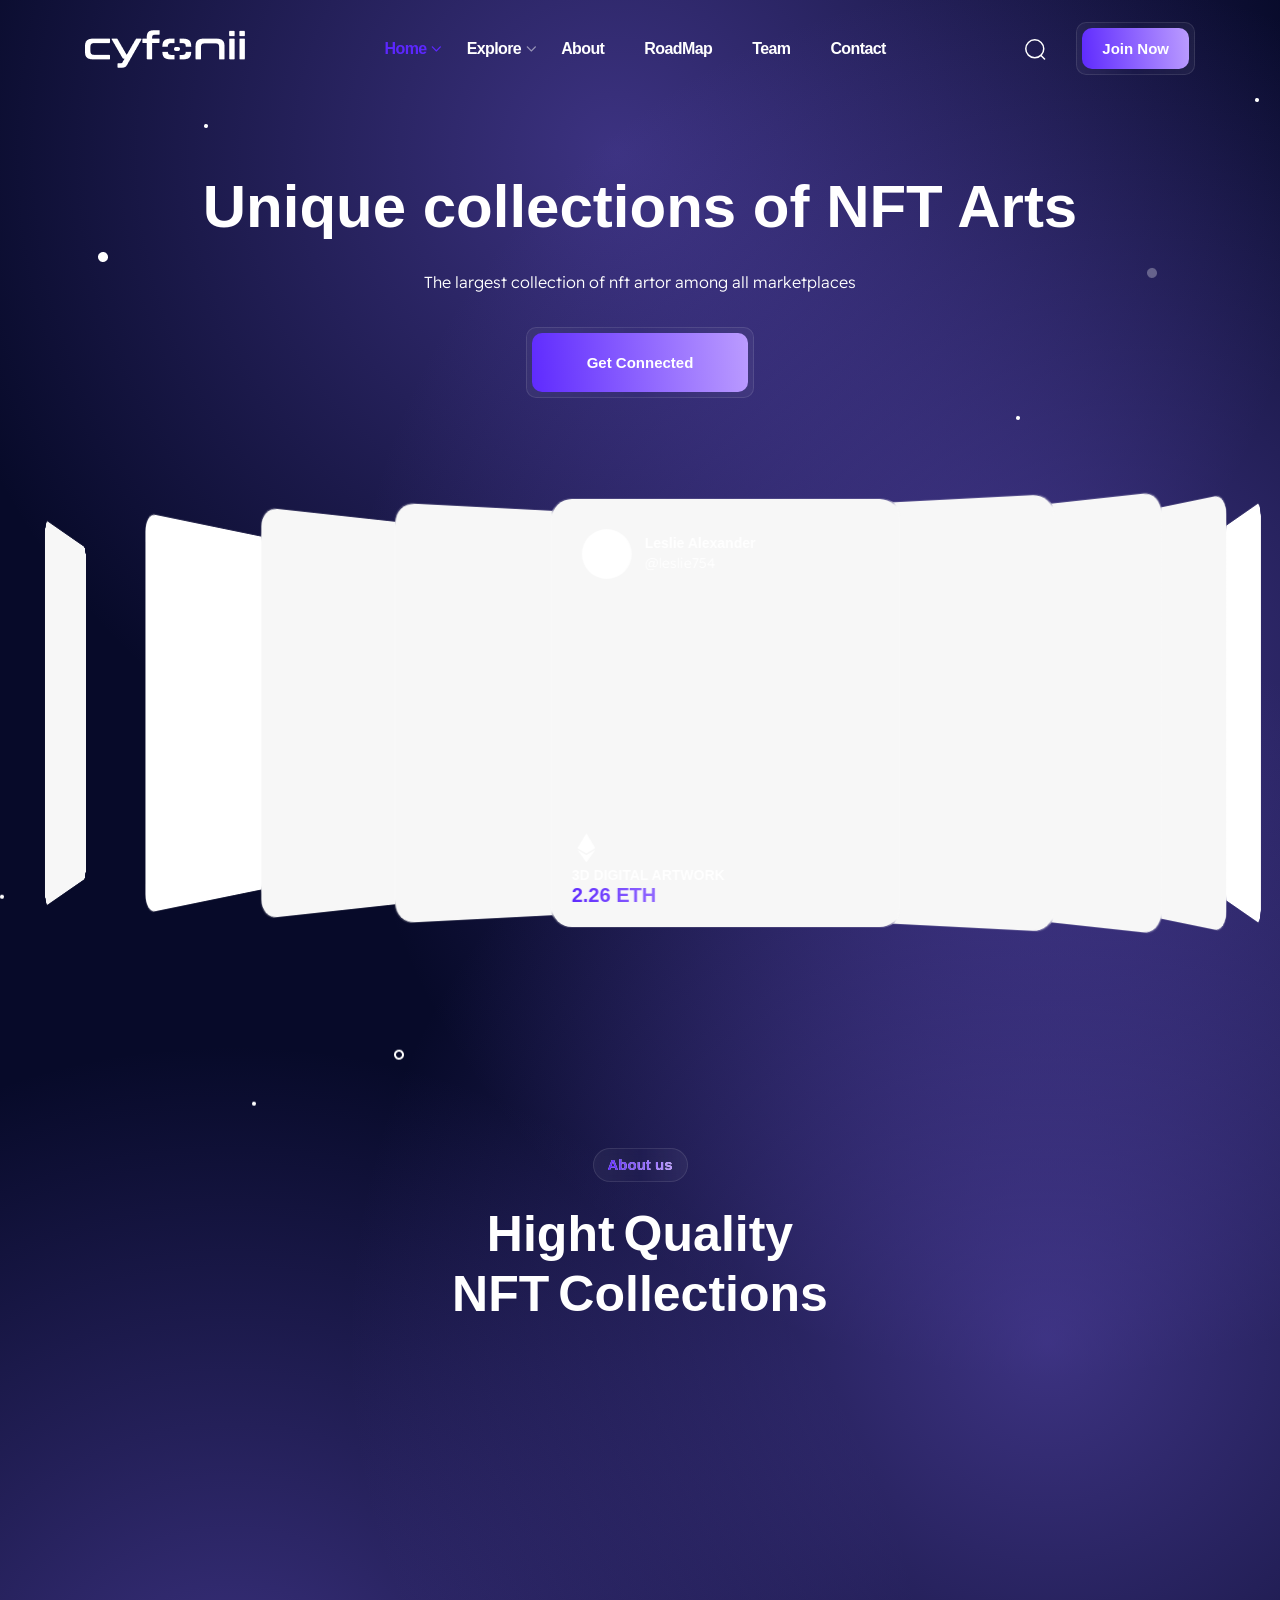
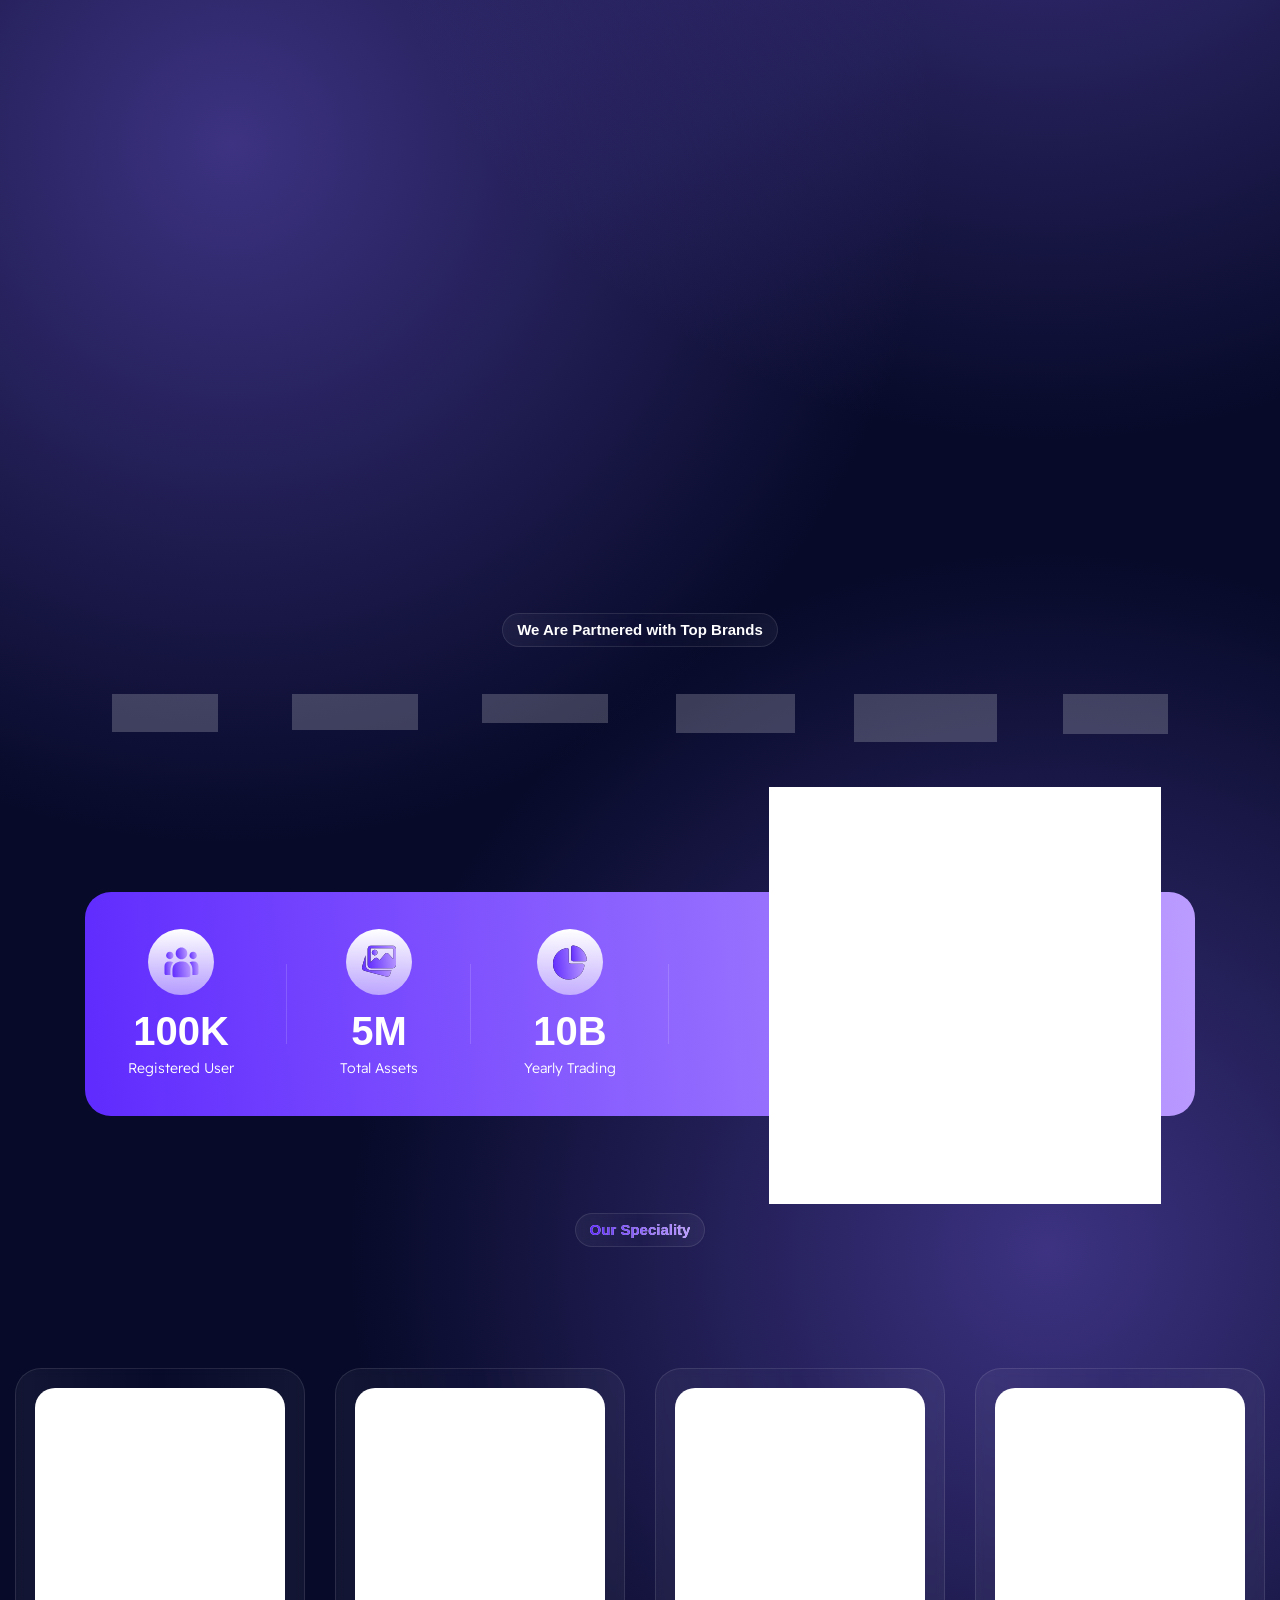
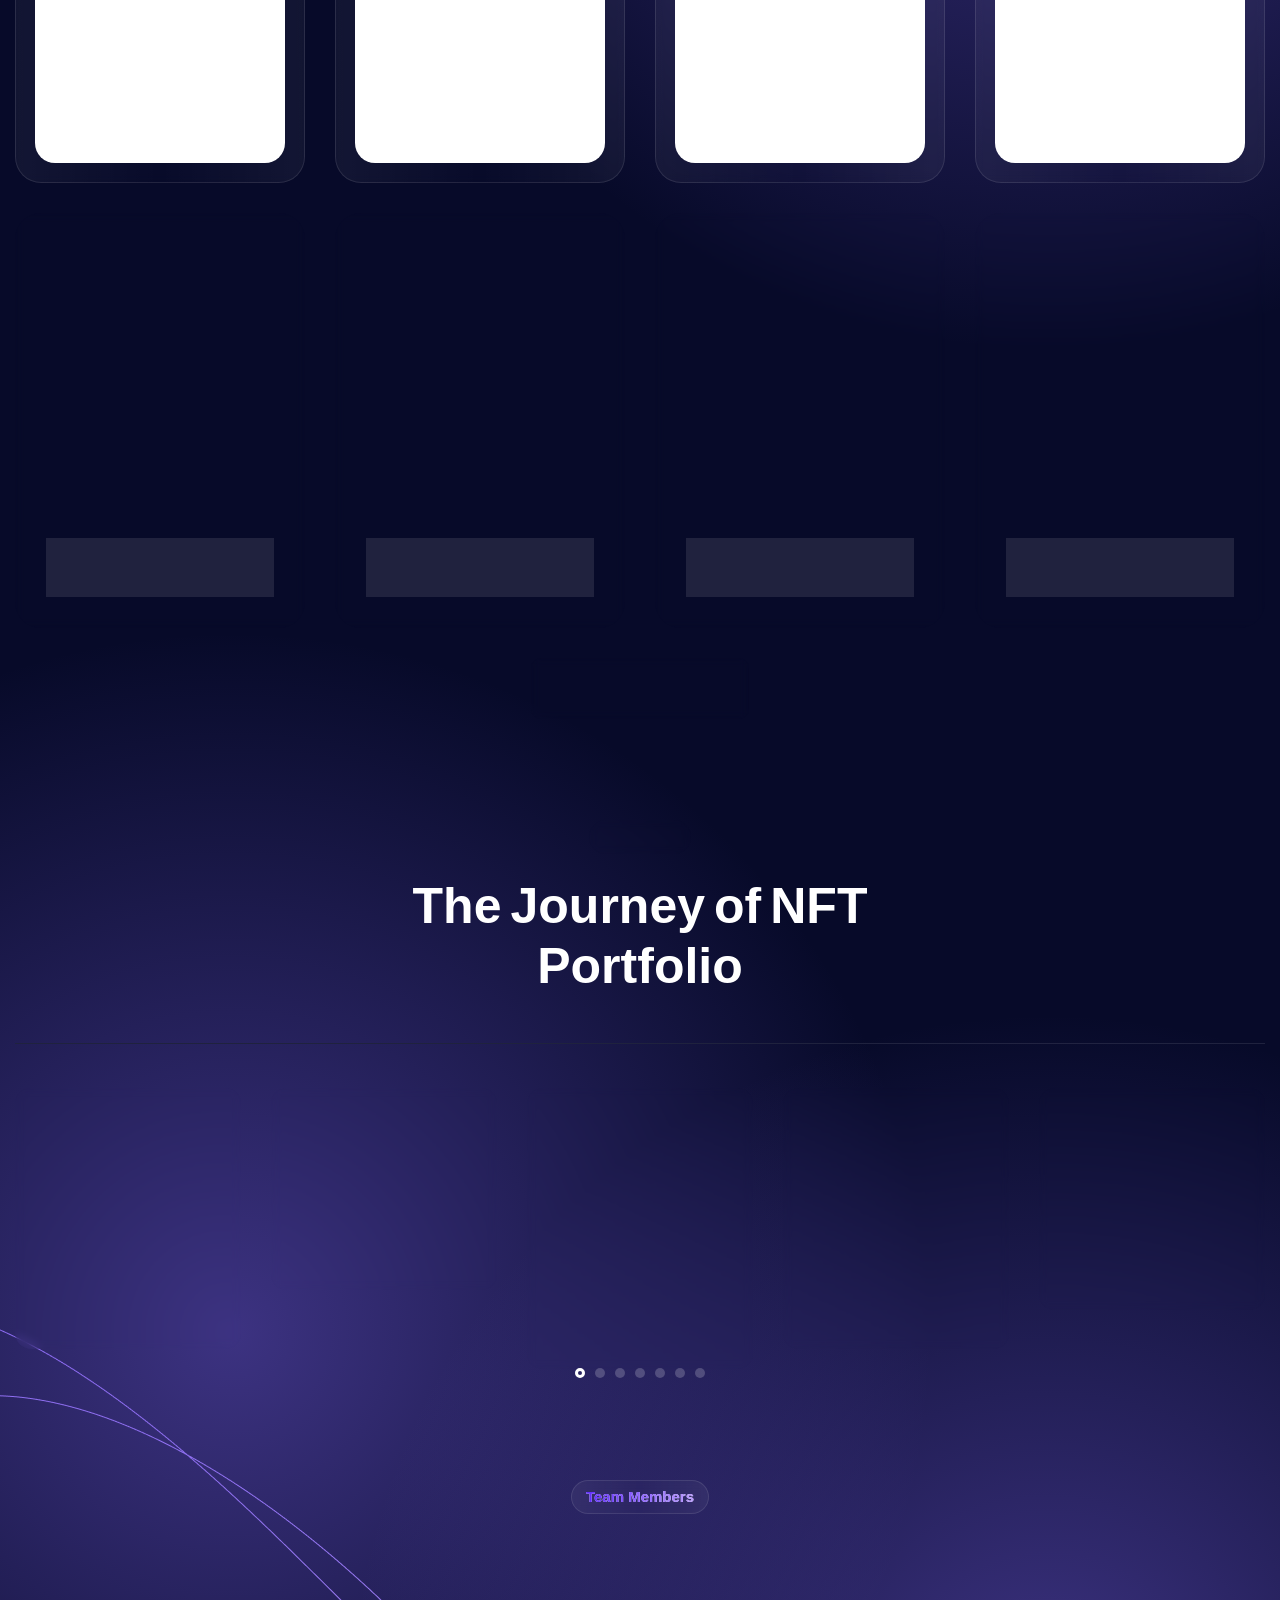
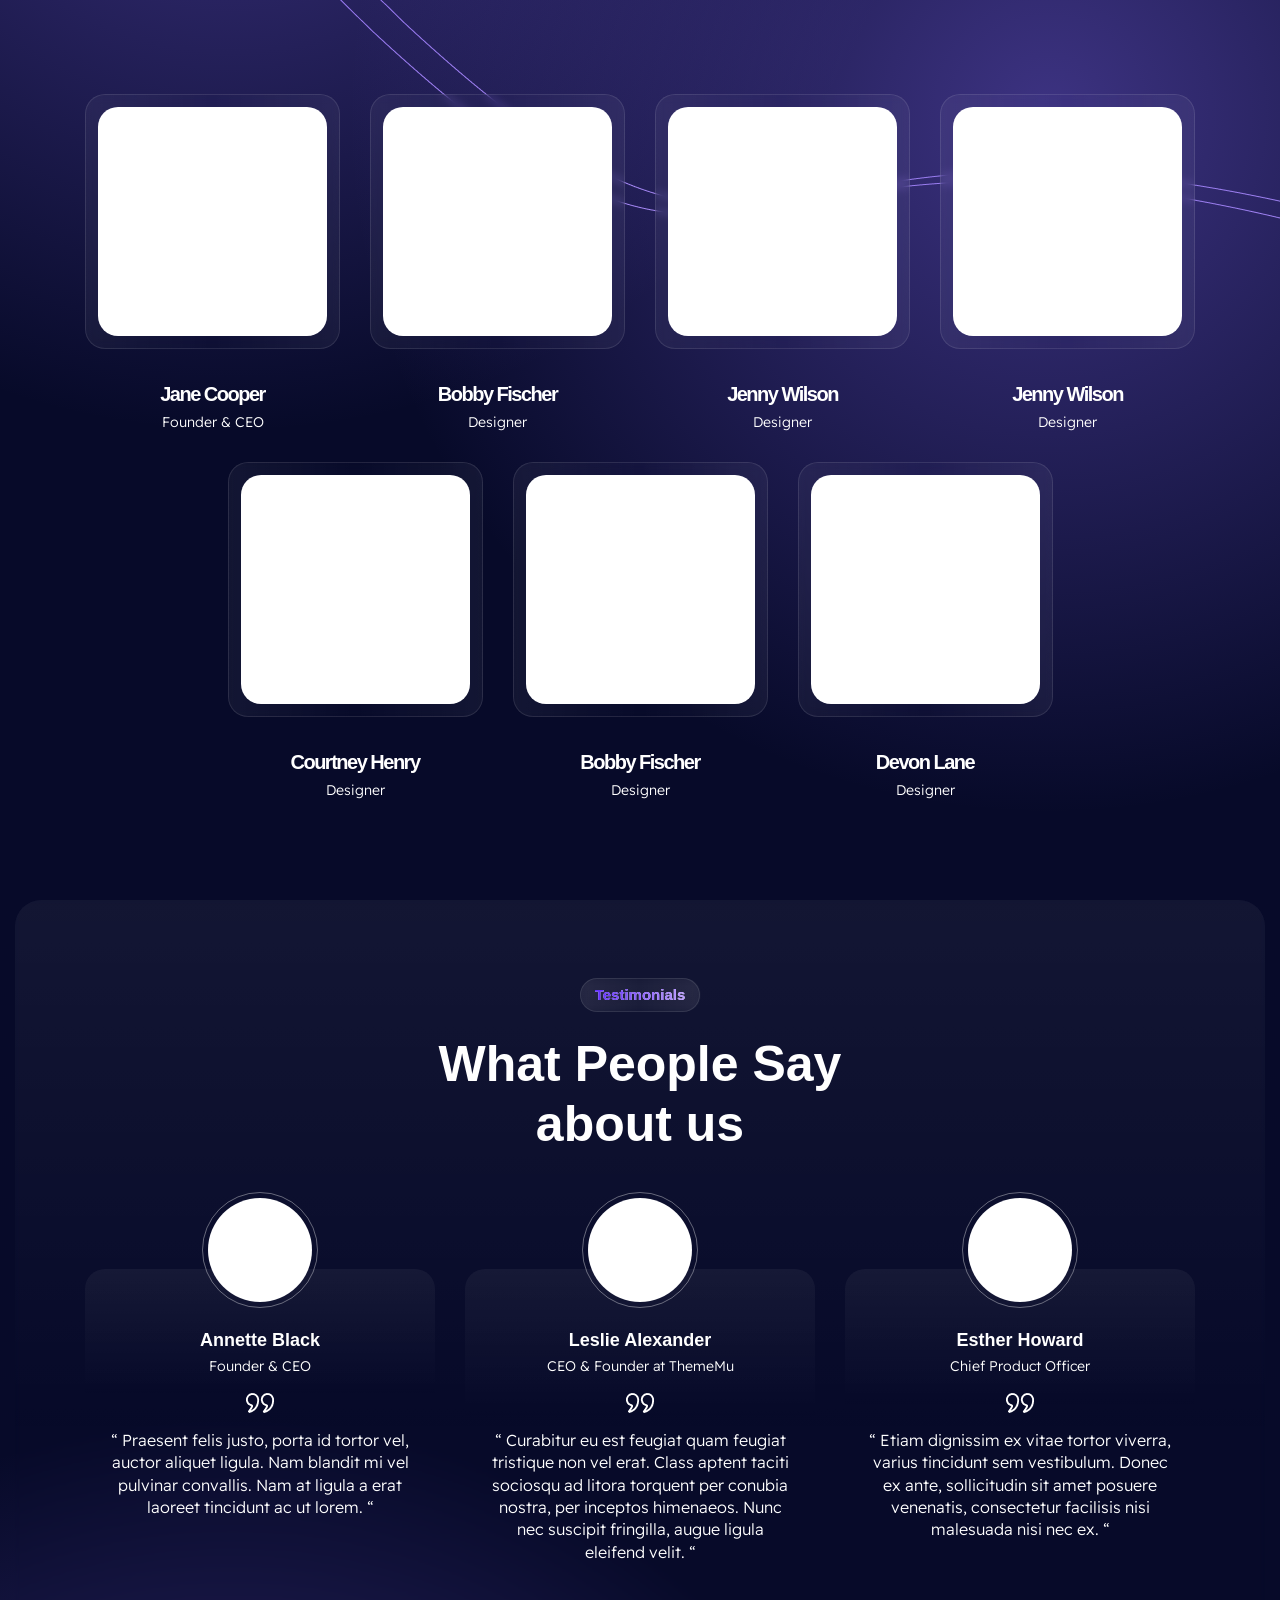
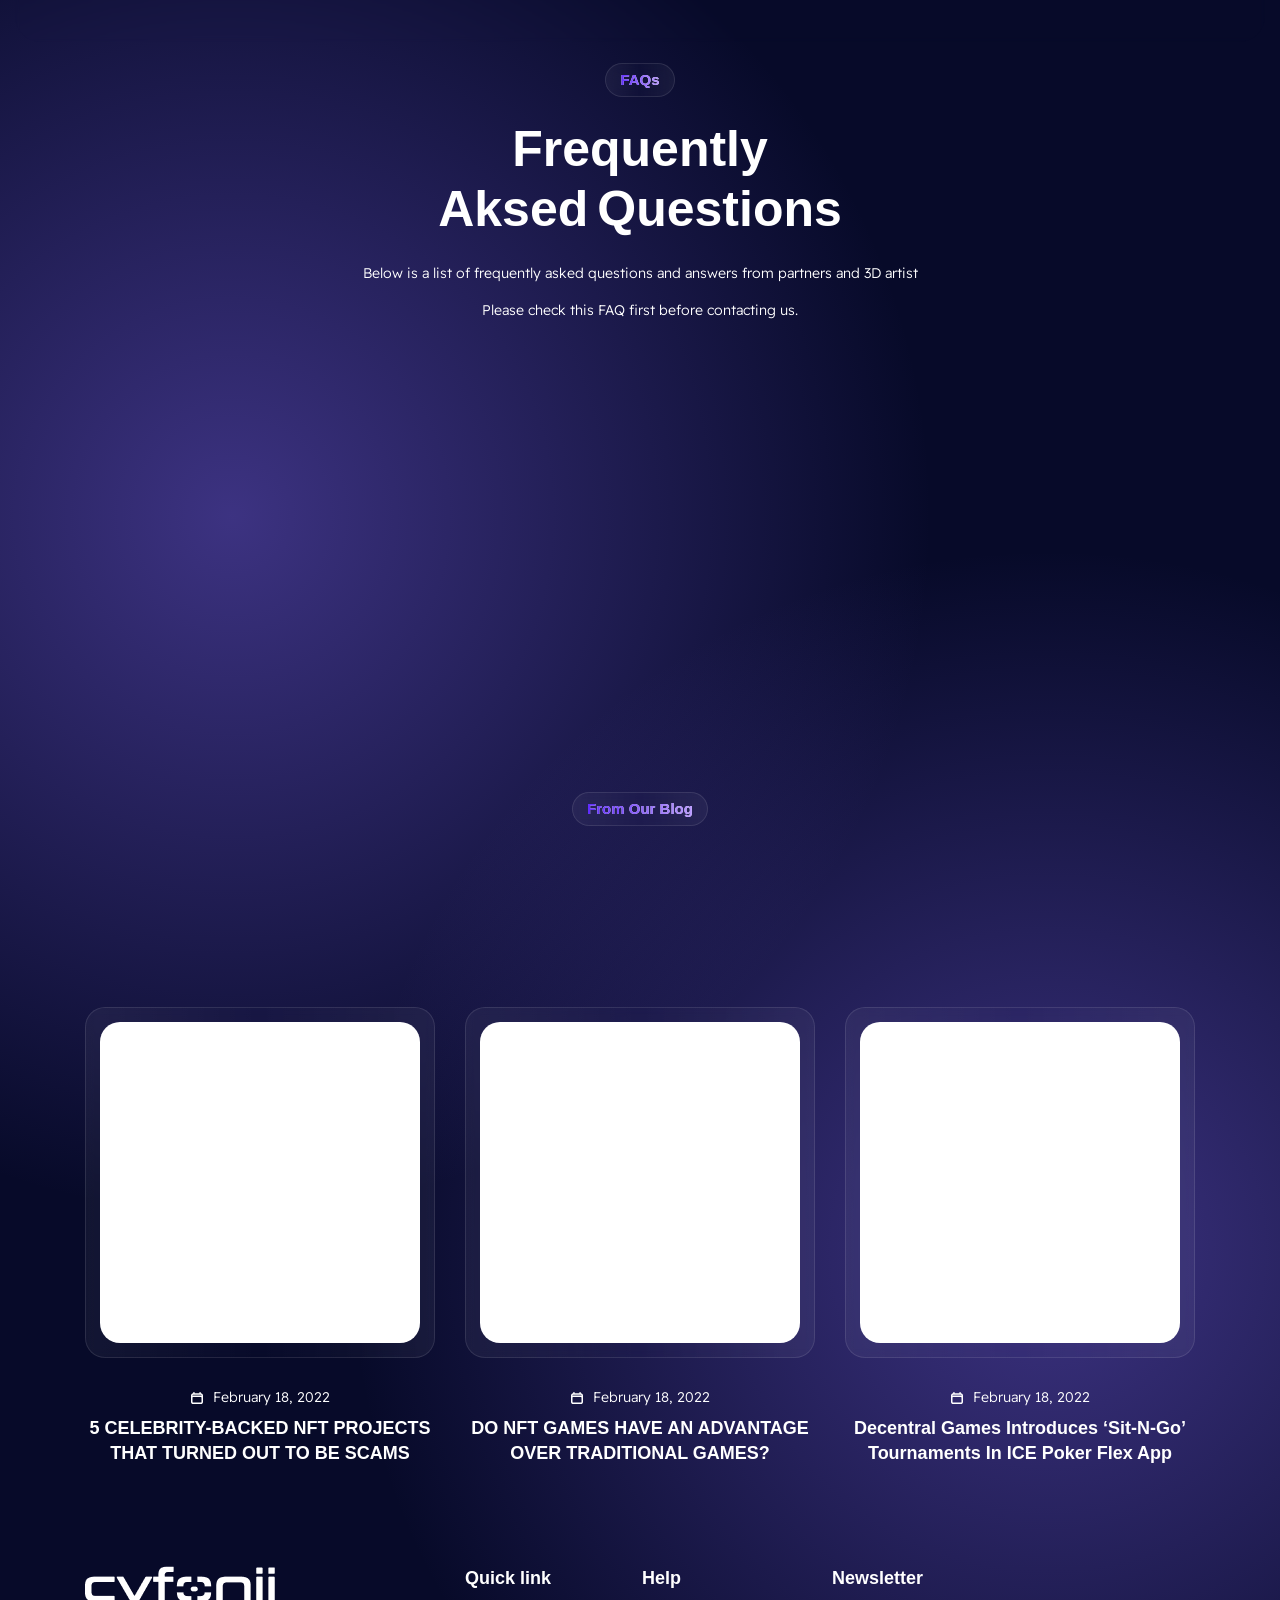
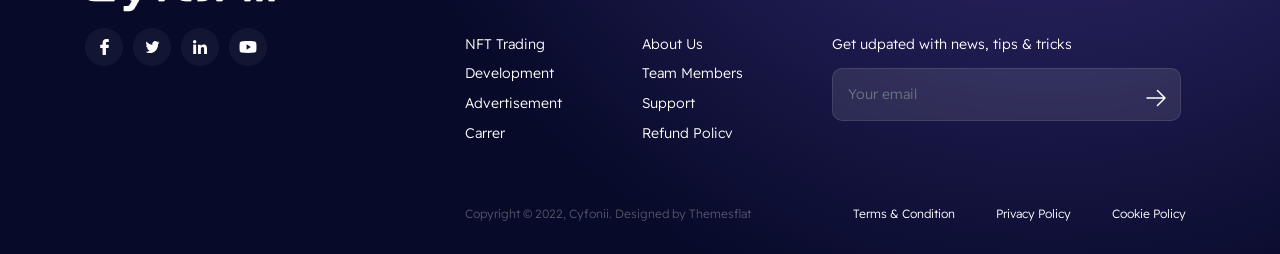
<file: cyfoniihtml/3dcarousel.html>
<!DOCTYPE html>
<html lang="en">
<head>
    <meta charset="UTF-8">
    <meta http-equiv="X-UA-Compatible" content="IE=edge">
    <meta name="viewport" content="width=device-width, initial-scale=1.0">
    <title>Cyfonii - NFT Portfolio and Landing Page HTML Template</title>

    <!-- Styles -->

    <link
      rel="stylesheet"
      href="https://cdn.jsdelivr.net/npm/swiper/swiper-bundle.min.css"
    />

    <link rel="stylesheet" href="app/dist/aos.css">
    <link rel="stylesheet" href="app/dist/app.css">
    <!-- end Styles -->

    <!-- Favicon and Touch Icons  -->
    <link rel="shortcut icon" href="assets/images/logo/favicon.png">
    <link rel="apple-touch-icon-precomposed" href="assets/images/logo/favicon.png">

</head>
<body class="home-main header-fixed">

    <div class="wrapper">

        <div class="preloader">
            <div class="clear-loading loading-effect-2">
            <span></span>
            </div>
        </div>

    <!-- Header -->
    <header id="header_main" class="header">
        <div class="container">
            <div class="row">
                <div class="col-12">
                    <div class="header__body">
                        <div class="header__logo">
                            <a href="index.html">
                                <img id="site-logo" src="assets/images/logo/logo.png"
                                alt="Peson" width="160" height="38"
                                data-retina="assets/images/logo/logo@2x.png" data-width="160"
                                data-height="38">
                            </a>
                        </div>

                        <div class="header__right">
                            <nav id="main-nav" class="main-nav">
                                <ul id="menu-primary-menu" class="menu">
                                    <li class="menu-item menu-item-has-children menu-current-item">
                                        <a href="#">Home</a>
                                        <ul class="sub-menu">
                                            <li class="menu-item"><a href="index.html">Home v1</a></li>
                                            <li class="menu-item "><a href="home-v2.html">Home v2</a></li>
                                            <li class="menu-item"><a href="home-v3.html">Home v3</a></li>
                                            <li class="menu-item"><a href="cardcarousel.html">Card Carousel</a></li>
                                            <li class="menu-item"><a href="zigzagcarousel.html">Zigzag Carousel</a></li>
                                            <li class="menu-item"><a href="coverflowcarousel.html">Coverflow Carousel</a></li>
                                            <li class="menu-item"><a href="itemcarousel.html">Item Carousel</a></li>
                                            <li class="menu-item current-item"><a href="3dcarousel.html">3D Carousel</a></li>

                                        </ul>
                                    </li>
                                    <li class="menu-item menu-item-has-children">
                                        <a href="#">Explore</a>
                                        <ul class="sub-menu">
                                            <li class="menu-item"><a href="nft.html">NFTs</a></li>
                                            <li class="menu-item"><a href="blog.html">Blog List</a></li>
                                            <li class="menu-item"><a href="blog-details.html">Blog Details</a></li>
                                            
                                            <li class="menu-item"><a href="vision-mission.html">Visions & Mission</a></li>
                                            <li class="menu-item"><a href="help-center.html">Help Center</a></li>
                                            <li class="menu-item"><a href="parti-asset.html">Participants & Assets</a></li>
                                            <li class="menu-item"><a href="advisor.html">Advisors & Backers</a></li>
                                            <li class="menu-item"><a href="partner.html">Partners & Investors</a></li>

                                        </ul>
                                    </li>
                                    <li class="menu-item">
                                        <a href="about.html">About</a>
                                    </li>
                                    <li class="menu-item">
                                        <a href="roadmap.html">RoadMap</a>
                                    </li>
                                    <li class="menu-item">
                                        <a href="team.html">Team</a>
                                    </li>
                                    <li class="menu-item">
                                        <a href="contact.html">Contact</a>
                                    </li>                                     
                                </ul>
                            </nav>
                            <div class="mobile-button"><span></span></div>
                        </div>

                        <div class="header__action">
                            <a href="#" class="search-btn">
                                <svg width="21" height="21" viewBox="0 0 21 21" fill="none" xmlns="http://www.w3.org/2000/svg">
                                    <circle cx="9.7659" cy="9.76639" r="8.98856" stroke="white" stroke-width="1.5" stroke-linecap="round" stroke-linejoin="round"/>
                                    <path d="M16.0176 16.4849L19.5416 19.9997" stroke="white" stroke-width="1.5" stroke-linecap="round" stroke-linejoin="round"/>
                                </svg>                                    
                            </a>
                            <a href="contact.html" class="action-btn"><span>Join Now</span></a>
                        </div>
                    </div>
                </div>
            </div>
        </div>
    </header>
    <!-- end Header -->

    <section class="banner s3 s2">
        <div class="shape"></div>
        <div class="shape right"></div>
        <div class="container-fluid s4">
            <div class="row">
                <div class="col-12">
                    <div class="block-text center">
                        <h2 class="heading pd">Unique collections
                            of NFT Arts
                            </h2>
                            <p class="mb-34">The largest collection of nft artor among all marketplaces</p>
                            
                            <a href="contact.html" class="action-btn"><span>Get Connected</span></a>
                    </div>

                    <div class="swiper cardSwiper5">
                        
                        <div class="swiper-wrapper">
                          <div class="swiper-slide">
                            <div class="card-box s2">

                                <div class="image">
                                    <img src="assets/images/layouts/item-15.png" alt="">
                                </div>

                                <div class="content">
                                    
    
                                    <div class="info d-flex">
                                        <img src="assets/images/layouts/avt-06.png" alt="">
    
                                        <div >
                                            <h6 class="name">Leslie Alexander</h6>
                                            <p>@leslie754</p>
                                        </div>
                                    </div>
                                </div>
                                <div class="top d-flex">
                                    <span class="icon-logo-01"></span>
                                    <div>
                                        <h6>3D Digital Artwork</h6>
                                        <h6 class="price">2.26 ETH</h6>
                                    </div>
                                </div>
                            </div>
                          </div>
                          <div class="swiper-slide">
                            <div class="card-box s2">

                                <div class="image">
                                    <img src="assets/images/layouts/item-16.png" alt="">
                                </div>

                                <div class="content">
                                    
    
                                    <div class="info d-flex">
                                        <img src="assets/images/layouts/avt-06.png" alt="">
    
                                        <div >
                                            <h6 class="name">Leslie Alexander</h6>
                                            <p>@leslie754</p>
                                        </div>
                                    </div>
                                    
                                </div>
                                <div class="top d-flex">
                                    <span class="icon-logo-01"></span>
                                    <div>
                                        <h6>3D Digital Artwork</h6>
                                        <h6 class="price">2.26 ETH</h6>
                                    </div>
                                </div>
                            </div>
                          </div>
                          <div class="swiper-slide">
                            <div class="card-box s2">

                                <div class="image">
                                    <img src="assets/images/layouts/item-11.png" alt="">
                                </div>

                                <div class="content">
                                    
    
                                    <div class="info d-flex">
                                        <img src="assets/images/layouts/avt-06.png" alt="">
    
                                        <div >
                                            <h6 class="name">Leslie Alexander</h6>
                                            <p>@leslie754</p>
                                        </div>
                                    </div>
                                </div>
                                <div class="top d-flex">
                                    <span class="icon-logo-01"></span>
                                    <div>
                                        <h6>3D Digital Artwork</h6>
                                        <h6 class="price">2.26 ETH</h6>
                                    </div>
                                </div>
                            </div>
                          </div>
                          <div class="swiper-slide">
                            <div class="card-box s2">

                                <div class="image">
                                    <img src="assets/images/layouts/item-18.png" alt="">
                                </div>

                                <div class="content">
                                    
    
                                    <div class="info d-flex">
                                        <img src="assets/images/layouts/avt-06.png" alt="">
    
                                        <div >
                                            <h6 class="name">Leslie Alexander</h6>
                                            <p>@leslie754</p>
                                        </div>
                                    </div>
                                </div>
                                <div class="top d-flex">
                                    <span class="icon-logo-01"></span>
                                    <div>
                                        <h6>3D Digital Artwork</h6>
                                        <h6 class="price">2.26 ETH</h6>
                                    </div>
                                </div>
                            </div>
                          </div>
                          <div class="swiper-slide">
                            <div class="card-box s2">

                                <div class="image">
                                    <img src="assets/images/layouts/item-19.png" alt="">
                                </div>

                                <div class="content">
                                    
    
                                    <div class="info d-flex">
                                        <img src="assets/images/layouts/avt-06.png" alt="">
    
                                        <div >
                                            <h6 class="name">Leslie Alexander</h6>
                                            <p>@leslie754</p>
                                        </div>
                                    </div>
                                </div>
                                <div class="top d-flex">
                                    <span class="icon-logo-01"></span>
                                    <div>
                                        <h6>3D Digital Artwork</h6>
                                        <h6 class="price">2.26 ETH</h6>
                                    </div>
                                </div>
                            </div>
                          </div>
                          <div class="swiper-slide">
                            <div class="card-box s2">

                                <div class="image">
                                    <img src="assets/images/layouts/item-20.png" alt="">
                                </div>

                                <div class="content">
                                    
    
                                    <div class="info d-flex">
                                        <img src="assets/images/layouts/avt-06.png" alt="">
    
                                        <div >
                                            <h6 class="name">Leslie Alexander</h6>
                                            <p>@leslie754</p>
                                        </div>
                                    </div>
                                </div>
                                <div class="top d-flex">
                                    <span class="icon-logo-01"></span>
                                    <div>
                                        <h6>3D Digital Artwork</h6>
                                        <h6 class="price">2.26 ETH</h6>
                                    </div>
                                </div>
                            </div>
                          </div>
                          <div class="swiper-slide">
                            <div class="card-box s2">

                                <div class="image">
                                    <img src="assets/images/layouts/item-21.png" alt="">
                                </div>

                                <div class="content">
                                    
    
                                    <div class="info d-flex">
                                        <img src="assets/images/layouts/avt-06.png" alt="">
    
                                        <div >
                                            <h6 class="name">Leslie Alexander</h6>
                                            <p>@leslie754</p>
                                        </div>
                                    </div>
                                </div>
                                <div class="top d-flex">
                                    <span class="icon-logo-01"></span>
                                    <div>
                                        <h6>3D Digital Artwork</h6>
                                        <h6 class="price">2.26 ETH</h6>
                                    </div>
                                </div>
                            </div>
                          </div>
                          


                        </div>
                      </div>

                      <div class="swiper-pagination"></div>

                      <div class="swiper-button-next s1">
                        <svg width="10" height="15" viewBox="0 0 10 15" fill="none" xmlns="http://www.w3.org/2000/svg">
                            <path d="M8.8788 7.46543L2.43654 13.8092C2.1795 14.0662 1.76387 14.0662 1.50683 13.8092L1.11856 13.4209C0.861521 13.1639 0.861521 12.7482 1.11856 12.4912L6.7131 7.00059L1.12402 1.50997C0.866998 1.25293 0.866998 0.837303 1.12402 0.580281L1.51231 0.191991C1.76933 -0.0650311 2.18496 -0.0650311 2.442 0.191991L8.88422 6.53574C9.1357 6.79278 9.1357 7.20841 8.8788 7.46543Z" fill="white" fill-opacity="0.5"/>
                        </svg>                                
                    </div>
                    <div class="swiper-button-prev s1">
                        <svg width="10" height="15" viewBox="0 0 10 15" fill="none" xmlns="http://www.w3.org/2000/svg">
                            <path d="M1.1212 7.46543L7.56346 13.8092C7.8205 14.0662 8.23613 14.0662 8.49317 13.8092L8.88144 13.4209C9.13848 13.1639 9.13848 12.7482 8.88144 12.4912L3.2869 7.00059L8.87598 1.50997C9.133 1.25293 9.133 0.837303 8.87598 0.580281L8.48769 0.191991C8.23067 -0.0650311 7.81504 -0.0650311 7.558 0.191991L1.11578 6.53574C0.864303 6.79278 0.864302 7.20841 1.1212 7.46543Z" fill="white"/>
                        </svg>
                    </div>
                </div>
            </div>
        </div>
    </section>

    <section class="about s2">
        <div class="shape"></div>
        <div class="shape right"></div>
        <div class="container">
            <div class="row">
                <div class="col-12">
                    <div class="block-text center pd-0">
                        <h6 class="sub-heading"><span>About us</span></h6>
                        <h3 class="heading wow" data-splitting>Hight Quality
                             <br>
                             NFT Collections</h3>
                            
                    </div>

                    <div class="about__main center" data-aos="fade-up" data-aos-duration="3000">
                        <img src="assets/images/layouts/about-06.png" alt="">
                        <p class="mb-17">Cyfonii is the premier marketplace for nifties, which are digital items you can truly own for yourself</p>
                        <p class="mb-30">Duis aute irure dolor in reprehenderit in voluptate velit esse cillum dolore eu fugiat nulla pariatur. Excepteur sint occae cat cupidatat non proident, sunt in culpa qui officia dese runt mollit anim id est laborum velit esse cillum dolore eu fugiat nulla pariatu epteur sint occaecat</p>
                        <a href="about.html" class="action-btn"><span>More About Us</span></a>
                    </div>

                    <div class="brands s2 block-text center pd-0">
                        <h6 class="sub-heading"><span>We Are Partnered with Top Brands</span></h6>

                        <div class="swiper brands-swiper">
                            <div class="swiper-wrapper">
                              <div class="swiper-slide">
                                <a href="#"><img src="assets/images/logo/brand-01.png" alt=""></a>
                              </div>
                              <div class="swiper-slide">
                                <a href="#"><img src="assets/images/logo/brand-02.png" alt=""></a>
                              </div>
                              <div class="swiper-slide">
                                <a href="#"><img src="assets/images/logo/brand-03.png" alt=""></a>
                              </div>
                              <div class="swiper-slide">
                                <a href="#"><img src="assets/images/logo/brand-04.png" alt=""></a>
                              </div>
                              <div class="swiper-slide">
                                <a href="#"><img src="assets/images/logo/brand-05.png" alt=""></a>
                              </div>
                              <div class="swiper-slide">
                                <a href="#"><img src="assets/images/logo/brand-06.png" alt=""></a>
                              </div>
                              
    
                            </div>
                          </div>
                      </div>
                </div>
            </div>
        </div>
    </section>

    <section class="couter">
        <div class="container">
            <div class="row">
                <div class="col-12">
                    <div class="couter__main">
                        <div class="couter-list">
                            <div class="couter-box">
                                <div class="icon">
                                    <svg width="35" height="31" viewBox="0 0 35 31" fill="none" xmlns="http://www.w3.org/2000/svg">
                                        <path d="M17.5 12.1738C20.6907 12.1738 23.2773 9.58722 23.2773 6.39648C23.2773 3.20575 20.6907 0.619141 17.5 0.619141C14.3093 0.619141 11.7227 3.20575 11.7227 6.39648C11.7227 9.58722 14.3093 12.1738 17.5 12.1738Z" fill="url(#paint0_linear_1065_853)"/>
                                        <path d="M29.1875 12.1738C31.2046 12.1738 32.8398 10.5386 32.8398 8.52148C32.8398 6.50435 31.2046 4.86914 29.1875 4.86914C27.1704 4.86914 25.5352 6.50435 25.5352 8.52148C25.5352 10.5386 27.1704 12.1738 29.1875 12.1738Z" fill="url(#paint1_linear_1065_853)"/>
                                        <path d="M5.8125 12.1738C7.82963 12.1738 9.46484 10.5386 9.46484 8.52148C9.46484 6.50435 7.82963 4.86914 5.8125 4.86914C3.79537 4.86914 2.16016 6.50435 2.16016 8.52148C2.16016 10.5386 3.79537 12.1738 5.8125 12.1738Z" fill="url(#paint2_linear_1065_853)"/>
                                        <path d="M9.41105 15.4536C7.97336 14.2757 6.67133 14.4316 5.00898 14.4316C2.52273 14.4316 0.5 16.4424 0.5 18.9134V26.1656C0.5 27.2387 1.3759 28.1113 2.45301 28.1113C7.10317 28.1113 6.54297 28.1955 6.54297 27.9108C6.54297 22.7719 5.93429 19.0032 9.41105 15.4536Z" fill="url(#paint3_linear_1065_853)"/>
                                        <path d="M19.0806 14.4582C16.177 14.2161 13.6533 14.461 11.4764 16.2579C7.83357 19.1757 8.53462 23.1045 8.53462 27.9108C8.53462 29.1824 9.56923 30.2364 10.8602 30.2364C24.8773 30.2364 25.4352 30.6885 26.2664 28.8478C26.539 28.2253 26.4643 28.4231 26.4643 22.4682C26.4643 17.7383 22.3688 14.4582 19.0806 14.4582Z" fill="url(#paint4_linear_1065_853)"/>
                                        <path d="M29.9919 14.4315C28.3205 14.4315 27.0256 14.2771 25.5898 15.4535C29.0406 18.9767 28.4579 22.4882 28.4579 27.9106C28.4579 28.1971 27.9929 28.1112 32.4782 28.1112C33.5938 28.1112 34.5009 27.2074 34.5009 26.0964V18.9132C34.5009 16.4423 32.4782 14.4315 29.9919 14.4315Z" fill="url(#paint5_linear_1065_853)"/>
                                        <defs>
                                        <linearGradient id="paint0_linear_1065_853" x1="30.7502" y1="-16.0273" x2="4.99287" y2="-13.4479" gradientUnits="userSpaceOnUse">
                                        <stop offset="0.164688" stop-color="#DEC7FF"/>
                                        <stop offset="0.855177" stop-color="#5C27FE"/>
                                        </linearGradient>
                                        <linearGradient id="paint1_linear_1065_853" x1="37.5641" y1="-5.65446" x2="21.2807" y2="-4.02384" gradientUnits="userSpaceOnUse">
                                        <stop offset="0.164688" stop-color="#DEC7FF"/>
                                        <stop offset="0.855177" stop-color="#5C27FE"/>
                                        </linearGradient>
                                        <linearGradient id="paint2_linear_1065_853" x1="14.1891" y1="-5.65446" x2="-2.09431" y2="-4.02384" gradientUnits="userSpaceOnUse">
                                        <stop offset="0.164688" stop-color="#DEC7FF"/>
                                        <stop offset="0.855177" stop-color="#5C27FE"/>
                                        </linearGradient>
                                        <linearGradient id="paint3_linear_1065_853" x1="15.1742" y1="-5.30959" x2="-4.80447" y2="-4.0081" gradientUnits="userSpaceOnUse">
                                        <stop offset="0.164688" stop-color="#DEC7FF"/>
                                        <stop offset="0.855177" stop-color="#5C27FE"/>
                                        </linearGradient>
                                        <linearGradient id="paint4_linear_1065_853" x1="38.1106" y1="-8.53467" x2="-1.88821" y2="-4.00346" gradientUnits="userSpaceOnUse">
                                        <stop offset="0.164688" stop-color="#DEC7FF"/>
                                        <stop offset="0.855177" stop-color="#5C27FE"/>
                                        </linearGradient>
                                        <linearGradient id="paint5_linear_1065_853" x1="40.264" y1="-5.31003" x2="20.2854" y2="-4.00857" gradientUnits="userSpaceOnUse">
                                        <stop offset="0.164688" stop-color="#DEC7FF"/>
                                        <stop offset="0.855177" stop-color="#5C27FE"/>
                                        </linearGradient>
                                        </defs>
                                        </svg>
                                        
                                </div>

                                <h4 class="numb">100K</h4>
                                <p>Registered User</p>
                            </div>
                            <div class="couter-box">
                                <div class="icon">
                                    <svg width="34" height="35" viewBox="0 0 34 35" fill="none" xmlns="http://www.w3.org/2000/svg">
                                        <g clip-path="url(#clip0_1065_867)">
                                        <path d="M8.85351 25.31C6.58552 25.31 4.56812 23.8578 3.83556 21.696L3.78602 21.5331C3.61325 20.9605 3.54088 20.4791 3.54088 19.9974V10.3381L0.104009 21.8106C-0.338018 23.498 0.669255 25.2475 2.35928 25.7136L24.2658 31.5804C24.5393 31.6512 24.8127 31.6852 25.0819 31.6852C26.4928 31.6852 27.7821 30.7487 28.1434 29.3687L29.4197 25.31H8.85351Z" fill="black"/>
                                        <path d="M8.85351 25.31C6.58552 25.31 4.56812 23.8578 3.83556 21.696L3.78602 21.5331C3.61325 20.9605 3.54088 20.4791 3.54088 19.9974V10.3381L0.104009 21.8106C-0.338018 23.498 0.669255 25.2475 2.35928 25.7136L24.2658 31.5804C24.5393 31.6512 24.8127 31.6852 25.0819 31.6852C26.4928 31.6852 27.7821 30.7487 28.1434 29.3687L29.4197 25.31H8.85351Z" fill="url(#paint0_linear_1065_867)"/>
                                        <path d="M12.7515 10.4346C14.3141 10.4346 15.5847 9.16373 15.5847 7.60107C15.5847 6.03841 14.3141 4.76758 12.7515 4.76758C11.1888 4.76758 9.91797 6.03841 9.91797 7.60107C9.91797 9.16373 11.1888 10.4346 12.7515 10.4346Z" fill="black"/>
                                        <path d="M12.7515 10.4346C14.3141 10.4346 15.5847 9.16373 15.5847 7.60107C15.5847 6.03841 14.3141 4.76758 12.7515 4.76758C11.1888 4.76758 9.91797 6.03841 9.91797 7.60107C9.91797 9.16373 11.1888 10.4346 12.7515 10.4346Z" fill="url(#paint1_linear_1065_867)"/>
                                        <path d="M30.4562 0.517578H9.20573C7.2537 0.517578 5.66406 2.10722 5.66406 4.0595V19.643C5.66406 21.5953 7.2537 23.185 9.20573 23.185H30.4562C32.4085 23.185 33.9982 21.5953 33.9982 19.643V4.0595C33.9982 2.10722 32.4085 0.517578 30.4562 0.517578ZM9.20573 3.35107H30.4562C30.8474 3.35107 31.1647 3.66832 31.1647 4.0595V14.1167L26.6894 8.89457C26.2147 8.33788 25.5275 8.04035 24.7895 8.02348C24.0557 8.02764 23.3672 8.35345 22.8969 8.9174L17.6351 15.2329L15.921 13.5229C14.9521 12.554 13.3752 12.554 12.4076 13.5229L8.49755 17.4316V4.0595C8.49755 3.66832 8.8148 3.35107 9.20573 3.35107Z" fill="black"/>
                                        <path d="M30.4562 0.517578H9.20573C7.2537 0.517578 5.66406 2.10722 5.66406 4.0595V19.643C5.66406 21.5953 7.2537 23.185 9.20573 23.185H30.4562C32.4085 23.185 33.9982 21.5953 33.9982 19.643V4.0595C33.9982 2.10722 32.4085 0.517578 30.4562 0.517578ZM9.20573 3.35107H30.4562C30.8474 3.35107 31.1647 3.66832 31.1647 4.0595V14.1167L26.6894 8.89457C26.2147 8.33788 25.5275 8.04035 24.7895 8.02348C24.0557 8.02764 23.3672 8.35345 22.8969 8.9174L17.6351 15.2329L15.921 13.5229C14.9521 12.554 13.3752 12.554 12.4076 13.5229L8.49755 17.4316V4.0595C8.49755 3.66832 8.8148 3.35107 9.20573 3.35107Z" fill="url(#paint2_linear_1065_867)"/>
                                        </g>
                                        <defs>
                                        <linearGradient id="paint0_linear_1065_867" x1="48.4466" y1="-20.4157" x2="-16.5545" y2="-11.445" gradientUnits="userSpaceOnUse">
                                        <stop offset="0.164688" stop-color="#DEC7FF"/>
                                        <stop offset="0.855177" stop-color="#5C27FE"/>
                                        </linearGradient>
                                        <linearGradient id="paint1_linear_1065_867" x1="19.2496" y1="-3.39663" x2="6.61749" y2="-2.13171" gradientUnits="userSpaceOnUse">
                                        <stop offset="0.164688" stop-color="#DEC7FF"/>
                                        <stop offset="0.855177" stop-color="#5C27FE"/>
                                        </linearGradient>
                                        <linearGradient id="paint2_linear_1065_867" x1="52.323" y1="-32.1385" x2="-10.4878" y2="-24.2762" gradientUnits="userSpaceOnUse">
                                        <stop offset="0.164688" stop-color="#DEC7FF"/>
                                        <stop offset="0.855177" stop-color="#5C27FE"/>
                                        </linearGradient>
                                        <clipPath id="clip0_1065_867">
                                        <rect width="34" height="34" fill="white" transform="translate(0 0.452148)"/>
                                        </clipPath>
                                        </defs>
                                        </svg>
                                        
                                        
                                </div>

                                <h4 class="numb">5M</h4>
                                <p>Total Assets</p>
                            </div>
                            <div class="couter-box">
                                <div class="icon">
                                    <svg width="34" height="35" viewBox="0 0 34 35" fill="none" xmlns="http://www.w3.org/2000/svg">
                                        <path d="M15.7711 4.90991C15.7711 3.80534 14.8711 2.89661 13.7752 3.035C6.00736 4.01597 0 10.6469 0 18.681C0 27.3911 7.06094 34.4521 15.7711 34.4521C23.8052 34.4521 30.4361 28.4447 31.4171 20.6769C31.5555 19.581 30.6467 18.681 29.5422 18.681H17.7711C16.6665 18.681 15.7711 17.7856 15.7711 16.681V4.90991Z" fill="black"/>
                                        <path d="M15.7711 4.90991C15.7711 3.80534 14.8711 2.89661 13.7752 3.035C6.00736 4.01597 0 10.6469 0 18.681C0 27.3911 7.06094 34.4521 15.7711 34.4521C23.8052 34.4521 30.4361 28.4447 31.4171 20.6769C31.5555 19.581 30.6467 18.681 29.5422 18.681H17.7711C16.6665 18.681 15.7711 17.7856 15.7711 16.681V4.90991Z" fill="url(#paint0_linear_1065_881)"/>
                                        <path d="M20.2224 0.577237C19.1266 0.438845 18.2266 1.34758 18.2266 2.45215V14.2232C18.2266 15.3278 19.122 16.2232 20.2266 16.2232H31.9976C33.1022 16.2232 34.011 15.3232 33.8726 14.2274C32.9741 7.11317 27.3366 1.47566 20.2224 0.577237Z" fill="black"/>
                                        <path d="M20.2224 0.577237C19.1266 0.438845 18.2266 1.34758 18.2266 2.45215V14.2232C18.2266 15.3278 19.122 16.2232 20.2266 16.2232H31.9976C33.1022 16.2232 34.011 15.3232 33.8726 14.2274C32.9741 7.11317 27.3366 1.47566 20.2224 0.577237Z" fill="url(#paint1_linear_1065_881)"/>
                                        <defs>
                                        <linearGradient id="paint0_linear_1065_881" x1="51.9417" y1="-42.5317" x2="-18.3711" y2="-35.4906" gradientUnits="userSpaceOnUse">
                                        <stop offset="0.164688" stop-color="#DEC7FF"/>
                                        <stop offset="0.855177" stop-color="#5C27FE"/>
                                        </linearGradient>
                                        <linearGradient id="paint1_linear_1065_881" x1="44.1974" y1="-22.2687" x2="9.04102" y2="-18.7481" gradientUnits="userSpaceOnUse">
                                        <stop offset="0.164688" stop-color="#DEC7FF"/>
                                        <stop offset="0.855177" stop-color="#5C27FE"/>
                                        </linearGradient>
                                        </defs>
                                        </svg>
                                        
                                </div>

                                <h4 class="numb">10B</h4>
                                <p>Yearly Trading</p>
                            </div>

                            <div class="image">
                                <img src="assets/images/layouts/couter.png" alt="">
                            </div>
                        </div>
                    </div>
                </div>
            </div>
        </div>
    </section>    

    <section class="project s2">
        <div class="shape right"></div>
        <div class="container">
            <div class="row">
                <div class="col-12">
                    <div class="block-text center">
                        <h6 class="sub-heading"><span>Our Speciality</span></h6>
                        <h3 class="heading wow" data-splitting>OUR COLLECTION</h3>
                    </div>
                </div>

                <div class="col-xl-3 col-md-6">
                    <div class="project-box">
                        <div class="image">
                            <a href="nft.html">
                                <img src="assets/images/item/item-01.png" alt="">
                            </a>
                        </div>
                        <div class="content">
                            <a href="nft.html" class="h5 title">3D Digital Artwork</a>
                        </div>
                    </div>
                </div>
                <div class="col-xl-3 col-md-6">
                    <div class="project-box">
                        <div class="image">
                            <a href="nft.html">
                                <img src="assets/images/item/item-02.png" alt="">
                            </a>
                        </div>
                        <div class="content">
                            <a href="nft.html" class="h5 title">King Of Pirates</a>
                        </div>
                    </div>
                </div>
                <div class="col-xl-3 col-md-6">
                    <div class="project-box">
                        <div class="image">
                            <a href="nft.html">
                                <img src="assets/images/item/item-03.png" alt="">
                            </a>
                        </div>
                        <div class="content">
                            <a href="nft.html" class="h5 title">Pomeranian Doge</a>
                        </div>
                    </div>
                </div>
                <div class="col-xl-3 col-md-6">
                    <div class="project-box">
                        <div class="image">
                            <a href="nft.html">
                                <img src="assets/images/item/item-04.png" alt="">
                            </a>
                        </div>
                        <div class="content">
                            <a href="nft.html" class="h5 title">3D Digital Artwork</a>
                        </div>
                    </div>
                </div>
                <div class="col-xl-3 col-md-6">
                    <div class="project-box">
                        <div class="image">
                            <a href="nft.html">
                                <img src="assets/images/item/item-05.png" alt="">
                            </a>
                        </div>
                        <div class="content">
                            <a href="nft.html" class="h5 title">Nintendo Switch</a>
                        </div>
                    </div>
                </div>
                <div class="col-xl-3 col-md-6">
                    <div class="project-box">
                        <div class="image">
                            <a href="nft.html">
                                <img src="assets/images/item/item-06.png" alt="">
                            </a>
                        </div>
                        <div class="content">
                            <a href="nft.html" class="h5 title">The Strange Art</a>
                        </div>
                    </div>
                </div>
                <div class="col-xl-3 col-md-6">
                    <div class="project-box">
                        <div class="image">
                            <a href="nft.html">
                                <img src="assets/images/item/item-07.png" alt="">
                            </a>
                        </div>
                        <div class="content">
                            <a href="nft.html" class="h5 title">Pixel Art Addicted</a>
                        </div>
                    </div>
                </div>
                <div class="col-xl-3 col-md-6">
                    <div class="project-box">
                        <div class="image">
                            <a href="nft.html">
                                <img src="assets/images/item/item-08.png" alt="">
                            </a>
                        </div>
                        <div class="content">
                            <a href="nft.html" class="h5 title">3D Digital Artwork</a>
                        </div>
                    </div>
                </div>

                <div class="button mt-0">
                    <a href="nft.html" class="action-btn"><span>View All COLLECTION</span></a>
                </div>

            </div>
        </div>
    </section>

    <section class="roadmap s2">
        <div class="shape"></div>
        <div class="container">
            <div class="row">
                <div class="col-12">
                    <div class="block-text center">
                        <h6 class="sub-heading"><span>Road Map</span></h6>
                        <h3 class="heading wow" data-splitting>The Journey of NFT
                            <br>
                            Portfolio</h3>
                    </div>

                    <div class="roadmap__main s1">
                        <div class="swiper roadmap-swiper">
                            <div class="swiper-wrapper">
                                <div class="swiper-slide">
                                        <div class="roadmap-box">
                                            <div class="time">February 01, 2022</div>
                                            <div class="content">
                                                <h5 class="title">Idea Generation</h5>
                                                <p class="text">Lorem ipsum dolor sit amet, consectetur adipiscing elit. Duis diam enim, scelerisque sit amet diam ut, molestie ultrices nisi. Suspendisse in ipsum ante. Ut rhoncus ligula dictum gravida.</p>
                                            </div>
                                        </div>
                                </div>
                                <div class="swiper-slide">
                                    <div class="roadmap-box">
                                        <div class="time">February 01, 2022</div>
                                        <div class="content">
                                            <h5 class="title">Initial Release</h5>
                                            <p class="text">Quisque ornare massa congue est cursus molestie. Suspendisse commodo enim turpis</p>
                                        </div>
                                    </div>
                                </div>
                                <div class="swiper-slide">
                                <div class="roadmap-box">
                                    <div class="time">February 01, 2022</div>
                                    <div class="content">
                                        <h5 class="title">Design & Development</h5>
                                        <p class="text">Nulla id dolor dignissim lectus semper sollicitudin at vitae magna. Aliquam non arcu iaculis, auctor eros eget, fermentum lorem. In hac habitasse platea dictumst. Maecenas varius ligula a volutpat ornare</p>
                                    </div>
                                </div>
                                </div>
                                <div class="swiper-slide">
                                    <div class="roadmap-box">
                                        <div class="time">February 01, 2022</div>
                                        <div class="content">
                                            <h5 class="title">Result & Final Report</h5>
                                            <p class="text">Curabitur malesuada enim odio, nec gravida urna fermentum vitae. Maecenas euismod, risus a interdum rhoncus, ante mauris volutpat nisi, sit amet dignissim ex lorem vel nibh</p>
                                        </div>
                                    </div>
                                </div>
                                <div class="swiper-slide">
                                    <div class="roadmap-box">
                                        <div class="time">February 01, 2022</div>
                                        <div class="content">
                                            <h5 class="title">Idea Generation</h5>
                                            <p class="text">Est et mattis eleifend, justo purus accumsan ante, finibus porta diam tortor et mi. Nullam egestas felis et dolor lobortis</p>
                                        </div>
                                    </div>
                                </div>
                                <div class="swiper-slide">
                                    <div class="roadmap-box">
                                        <div class="time">February 01, 2022</div>
                                        <div class="content">
                                            <h5 class="title">Idea Generation</h5>
                                            <p class="text">Aenean auctor nisl at nisi suscipit bibendum. Ut mollis nibh id blandit commodo. Maecenas euismod, risus a interdum rhoncus, ante mauris volutpat</p>
                                        </div>
                                    </div>
                                </div>
                                <div class="swiper-slide">
                                    <div class="roadmap-box">
                                        <div class="time">February 01, 2022</div>
                                        <div class="content">
                                            <h5 class="title">Idea Generation</h5>
                                            <p class="text">Lorem ipsum dolor sit amet, consectetur adipiscing elit. Duis diam enim, scelerisque sit amet diam ut, molestie ultrices nisi. Suspendisse in ipsum ante. Ut rhoncus ligula dictum gravida.</p>
                                        </div>
                                    </div>
                                </div>


                            </div>
                            <div class="swiper-pagination"></div>
                            
                          </div>
                          <div class="swiper-button-next">
                            <svg width="10" height="15" viewBox="0 0 10 15" fill="none" xmlns="http://www.w3.org/2000/svg">
                                <path d="M8.8788 7.46543L2.43654 13.8092C2.1795 14.0662 1.76387 14.0662 1.50683 13.8092L1.11856 13.4209C0.861521 13.1639 0.861521 12.7482 1.11856 12.4912L6.7131 7.00059L1.12402 1.50997C0.866998 1.25293 0.866998 0.837303 1.12402 0.580281L1.51231 0.191991C1.76933 -0.0650311 2.18496 -0.0650311 2.442 0.191991L8.88422 6.53574C9.1357 6.79278 9.1357 7.20841 8.8788 7.46543Z" fill="white" fill-opacity="0.5"/>
                            </svg>                                
                        </div>
                        <div class="swiper-button-prev">
                            <svg width="10" height="15" viewBox="0 0 10 15" fill="none" xmlns="http://www.w3.org/2000/svg">
                                <path d="M1.1212 7.46543L7.56346 13.8092C7.8205 14.0662 8.23613 14.0662 8.49317 13.8092L8.88144 13.4209C9.13848 13.1639 9.13848 12.7482 8.88144 12.4912L3.2869 7.00059L8.87598 1.50997C9.133 1.25293 9.133 0.837303 8.87598 0.580281L8.48769 0.191991C8.23067 -0.0650311 7.81504 -0.0650311 7.558 0.191991L1.11578 6.53574C0.864303 6.79278 0.864302 7.20841 1.1212 7.46543Z" fill="white"/>
                            </svg>
                        </div>

                        <!-- <div class="icon"></div>
                        <div class="icon bottom"></div> -->

                        
                    </div>


                </div>

            </div>
        </div>
    </section>

    <section class="team s2">
        <div class="shape right"></div>
        <img src="assets/images/background/line-2.png" alt="" class="img-line">
        <div class="container">
            <div class="row justify-content-center">
                <div class="col-12">
                    <div class="block-text center">
                        <h6 class="sub-heading"><span>Team Members</span></h6>
                        <h3 class="heading wow" data-splitting>Our Amazing Team
                            <br>
                            Members</h3>
                    </div>

                </div>

                <div class="col-xl-3 col-md-6">
                    <div class="team-box">
                        <div class="image">
                            <a href="team.html">
                                <img src="assets/images/layouts/team-01.png" alt="">
                            </a>

                            <ul class="list-social">
                                <li><a href="#">
                                    <span class="icon-facebook"></span>   
                                </a></li>
                                <li><a href="#">
                                    <span class="icon-twiter"></span>
                                </a></li>
                                <li><a href="#">
                                    <span class="icon-plan"></span>
                                </a></li>
                            </ul>
                        </div>
                        <div class="content">
                            <a href="team.html" class="h5 name">Jane Cooper</a>
                            <p class="postion">
                                Founder & CEO
                            </p>

                            
                        </div>
                    </div>
                </div>
                <div class="col-xl-3 col-md-6">
                    <div class="team-box">
                        <div class="image">
                            <a href="team.html">
                                <img src="assets/images/layouts/team-02.png" alt="">
                            </a>

                            <ul class="list-social">
                                <li><a href="#">
                                    <span class="icon-facebook"></span>   
                                </a></li>
                                <li><a href="#">
                                    <span class="icon-twiter"></span>
                                </a></li>
                                <li><a href="#">
                                    <span class="icon-plan"></span>
                                </a></li>
                            </ul>
                        </div>
                        <div class="content">
                            <a href="team.html" class="h5 name">Bobby Fischer</a>
                            <p class="postion">
                                Designer
                            </p>

                            
                        </div>
                    </div>
                </div>
                <div class="col-xl-3 col-md-6">
                    <div class="team-box">
                        <div class="image">
                            <a href="team.html">
                                <img src="assets/images/layouts/team-03.png" alt="">
                            </a>

                            <ul class="list-social">
                                <li><a href="#">
                                    <span class="icon-facebook"></span>   
                                </a></li>
                                <li><a href="#">
                                    <span class="icon-twiter"></span>
                                </a></li>
                                <li><a href="#">
                                    <span class="icon-plan"></span>
                                </a></li>
                            </ul>
                        </div>
                        <div class="content">
                            <a href="team.html" class="h5 name">Jenny Wilson</a>
                            <p class="postion">
                                Designer
                            </p>

                            
                        </div>
                    </div>
                </div>
                <div class="col-xl-3 col-md-6">
                    <div class="team-box">
                        <div class="image">
                            <a href="team.html">
                                <img src="assets/images/layouts/team-04.png" alt="">
                            </a>

                            <ul class="list-social">
                                <li><a href="#">
                                    <span class="icon-facebook"></span>   
                                </a></li>
                                <li><a href="#">
                                    <span class="icon-twiter"></span>
                                </a></li>
                                <li><a href="#">
                                    <span class="icon-plan"></span>
                                </a></li>
                            </ul>
                        </div>
                        <div class="content">
                            <a href="team.html" class="h5 name">Jenny Wilson</a>
                            <p class="postion">
                                Designer
                            </p>

                            
                        </div>
                    </div>
                </div>
                <div class="col-xl-3 col-md-6">
                    <div class="team-box">
                        <div class="image">
                            <a href="team.html">
                                <img src="assets/images/layouts/team-05.png" alt="">
                            </a>

                            <ul class="list-social">
                                <li><a href="#">
                                    <span class="icon-facebook"></span>   
                                </a></li>
                                <li><a href="#">
                                    <span class="icon-twiter"></span>
                                </a></li>
                                <li><a href="#">
                                    <span class="icon-plan"></span>
                                </a></li>
                            </ul>
                        </div>
                        <div class="content">
                            <a href="team.html" class="h5 name">Courtney Henry</a>
                            <p class="postion">
                                Designer
                            </p>

                            
                        </div>
                    </div>
                </div>
                <div class="col-xl-3 col-md-6">
                    <div class="team-box">
                        <div class="image">
                            <a href="team.html">
                                <img src="assets/images/layouts/team-06.png" alt="">
                            </a>

                            <ul class="list-social">
                                <li><a href="#">
                                    <span class="icon-facebook"></span>   
                                </a></li>
                                <li><a href="#">
                                    <span class="icon-twiter"></span>
                                </a></li>
                                <li><a href="#">
                                    <span class="icon-plan"></span>
                                </a></li>
                            </ul>
                        </div>
                        <div class="content">
                            <a href="team.html" class="h5 name">Bobby Fischer</a>
                            <p class="postion">
                                Designer
                            </p>

                            
                        </div>
                    </div>
                </div>
                <div class="col-xl-3 col-md-6">
                    <div class="team-box">
                        <div class="image">
                            <a href="team.html">
                                <img src="assets/images/layouts/team-07.png" alt="">
                            </a>

                            <ul class="list-social">
                                <li><a href="#">
                                    <span class="icon-facebook"></span>   
                                </a></li>
                                <li><a href="#">
                                    <span class="icon-twiter"></span>
                                </a></li>
                                <li><a href="#">
                                    <span class="icon-plan"></span>
                                </a></li>
                            </ul>
                        </div>
                        <div class="content">
                            <a href="team.html" class="h5 name">Devon Lane</a>
                            <p class="postion">
                                Designer
                            </p>

                            
                        </div>
                    </div>
                </div>

                

            </div>

        
        </div>
    </section>
    <section class="testimonials s2">
        <div class="container">
            <div class="row">
                <div class="col-md-12">
                    <div class="testimonials__main">
                        <div class="block-text center">
                            <h6 class="sub-heading"><span>Testimonials</span></h6>
                            <h3 class="heading">What People Say <br>
                                about us
                                </h3>
                        </div>

                        <div class="swiper testimonials-swiper s2">
                            <div class="swiper-wrapper">
                                <div class="swiper-slide">
                                    <div class="box-testimonial center">
                                        <div class="image">
                                            <img src="assets/images/layouts/avt-08.png" alt="">
                                        </div>
                                        
                                        <div class="info">
                                            <h5 class="name">Annette Black</h5>
                                            <p>Founder & CEO</p>
                                            <img src="assets/images/icon/quote-2.png" alt="">
                                        </div>
                                        <p class="text">“ Praesent felis justo, porta id tortor vel, auctor aliquet ligula. Nam blandit mi vel pulvinar convallis. Nam at ligula a erat laoreet tincidunt ac ut lorem. “</p>
                                    </div>
                                </div>
                                <div class="swiper-slide">
                                    <div class="box-testimonial center">
                                        <div class="image">
                                            <img src="assets/images/layouts/avt-09.png" alt="">
                                        </div>
                                        
                                        <div class="info">
                                            <h5 class="name">Leslie Alexander</h5>
                                            <p>CEO & Founder at ThemeMu</p>
                                            <img src="assets/images/icon/quote-2.png" alt="">
                                        </div>
                                        <p class="text">“ Curabitur eu est feugiat quam feugiat tristique non vel erat. Class aptent taciti sociosqu ad litora torquent per conubia nostra, per inceptos himenaeos. Nunc nec suscipit fringilla, augue ligula eleifend velit. “</p>
                                    </div>
                                </div>
                                <div class="swiper-slide">
                                    <div class="box-testimonial center">
                                        <div class="image">
                                            <img src="assets/images/layouts/avt-10.png" alt="">
                                        </div>
                                        
                                        <div class="info">
                                            <h5 class="name">Esther Howard</h5>
                                            <p>Chief Product Officer</p>
                                            <img src="assets/images/icon/quote-2.png" alt="">
                                        </div>
                                        <p class="text">“ Etiam dignissim ex vitae tortor viverra, varius tincidunt sem vestibulum. Donec ex ante, sollicitudin sit amet posuere venenatis, consectetur facilisis nisi malesuada nisi nec ex. “</p>
                                    </div>
                                </div>

                                
                            </div>
                        </div>

                    </div>
                    
                </div>
            </div>
        </div>
    </section>

    <section class="faq s2">
        <div class="shape"></div>
        
        <div class="container">
            <div class="row">
                <div class="col-12">
                    <div class="block-text center">
                        <h6 class="sub-heading"><span>FAQs</span></h6>
                        <h3 class="heading wow" data-splitting>Frequently
                            <br>
                            Aksed Questions</h3>
                            <p class="mb-17">Below is a list of frequently asked questions and answers from partners and 3D artist</p>
                            <p>Please check this FAQ first before contacting us.</p>
                            
                    </div>

                    <div class="faq__main flat-tabs" data-aos="fade-up" data-aos-duration="3000">
                        <ul class="menu-tab">
                        <li><h6 class="fs-14">Cryptocurrency</h6></li>
                          <li class="active"> <h6 class="fs-14">NFT Token</h6></li>
                          <li><h6 class="fs-14">Collection</h6></li>
                          <li ><h6 class="fs-14">Crypto Trading</h6></li>

                        </ul>
                        <div class="content-tab">
                            <div class="content-inner">
                                <div class="flat-accordion row">
                                    <div class="col-md-6 col-sm-12">
                                        <div class="flat-toggle">
                                            <h6 class="toggle-title"><span>01.</span> When the musics over turn off the light? <span class="icon-plus"></span></h6>
                                            <div class="toggle-content">
                                              <p>
                                                Lorem ipsum dolor sit amet, consectetur adipiscing elit.
                                                Tellus aliquam parturient erat id vel, condimentum a,
                                                hendrerit egestas. Auctor cras diam, dui pulvinar elit.
                                                Egestas feugiat gravida in imperdiet facilisi tortor ac
                                                ultrices venenatis.
                                              </p>
                                            </div>
                                        </div>
                                        <div class="flat-toggle">
                                            <h6 class="toggle-title"><span>02.</span> What is the best way to collect NFT?<span class="icon-plus"></span></h6>
                                            <div class="toggle-content">
                                              <p>
                                                Lorem ipsum dolor sit amet, consectetur adipiscing elit.
                                                Tellus aliquam parturient erat id vel, condimentum a,
                                                hendrerit egestas. Auctor cras diam, dui pulvinar elit.
                                                Egestas feugiat gravida in imperdiet facilisi tortor ac
                                                ultrices venenatis.
                                              </p>
                                            </div>
                                        </div>
                                        <div class="flat-toggle">
                                            <h6 class="toggle-title"><span>03.</span> What is the best way to collect NFT?<span class="icon-plus"></span></h6>
                                            <div class="toggle-content">
                                              <p>
                                                Lorem ipsum dolor sit amet, consectetur adipiscing elit.
                                                Tellus aliquam parturient erat id vel, condimentum a,
                                                hendrerit egestas. Auctor cras diam, dui pulvinar elit.
                                                Egestas feugiat gravida in imperdiet facilisi tortor ac
                                                ultrices venenatis.
                                              </p>
                                            </div>
                                        </div>
                                        <div class="flat-toggle">
                                            <h6 class="toggle-title"><span>04.</span> What is the best way to collect NFT?<span class="icon-plus"></span></h6>
                                            <div class="toggle-content">
                                              <p>
                                                Lorem ipsum dolor sit amet, consectetur adipiscing elit.
                                                Tellus aliquam parturient erat id vel, condimentum a,
                                                hendrerit egestas. Auctor cras diam, dui pulvinar elit.
                                                Egestas feugiat gravida in imperdiet facilisi tortor ac
                                                ultrices venenatis.
                                              </p>
                                            </div>
                                        </div>
                                    </div>

                                    <div class="col-md-6 col-sm-12">
                                        <div class="flat-toggle">
                                            <h6 class="toggle-title"><span>05.</span> When the musics over turn off the light? <span class="icon-plus"></span></h6>
                                            <div class="toggle-content">
                                              <p>
                                                Lorem ipsum dolor sit amet, consectetur adipiscing elit.
                                                Tellus aliquam parturient erat id vel, condimentum a,
                                                hendrerit egestas. Auctor cras diam, dui pulvinar elit.
                                                Egestas feugiat gravida in imperdiet facilisi tortor ac
                                                ultrices venenatis.
                                              </p>
                                            </div>
                                          </div>
                                          <div class="flat-toggle">
                                            <h6 class="toggle-title"><span>06.</span> What is the best way to collect NFT?<span class="icon-plus"></span></h6>
                                            <div class="toggle-content">
                                              <p>
                                                Lorem ipsum dolor sit amet, consectetur adipiscing elit.
                                                Tellus aliquam parturient erat id vel, condimentum a,
                                                hendrerit egestas. Auctor cras diam, dui pulvinar elit.
                                                Egestas feugiat gravida in imperdiet facilisi tortor ac
                                                ultrices venenatis.
                                              </p>
                                            </div>
                                        </div>
                                        <div class="flat-toggle">
                                            <h6 class="toggle-title"><span>07.</span> What is the best way to collect NFT?<span class="icon-plus"></span></h6>
                                            <div class="toggle-content">
                                              <p>
                                                Lorem ipsum dolor sit amet, consectetur adipiscing elit.
                                                Tellus aliquam parturient erat id vel, condimentum a,
                                                hendrerit egestas. Auctor cras diam, dui pulvinar elit.
                                                Egestas feugiat gravida in imperdiet facilisi tortor ac
                                                ultrices venenatis.
                                              </p>
                                            </div>
                                        </div>
                                        <div class="flat-toggle">
                                            <h6 class="toggle-title"><span>08.</span> What is the best way to collect NFT?<span class="icon-plus"></span></h6>
                                            <div class="toggle-content">
                                              <p>
                                                Lorem ipsum dolor sit amet, consectetur adipiscing elit.
                                                Tellus aliquam parturient erat id vel, condimentum a,
                                                hendrerit egestas. Auctor cras diam, dui pulvinar elit.
                                                Egestas feugiat gravida in imperdiet facilisi tortor ac
                                                ultrices venenatis.
                                              </p>
                                            </div>
                                        </div>
                                    </div>
                                    
    
                                  </div>
                            </div>
                            <div class="content-inner">
                                <div class="flat-accordion row">
                                    <div class="col-md-6 col-sm-12">
                                        <div class="flat-toggle">
                                            <h6 class="toggle-title"><span>01.</span> When the musics over turn off the light? <span class="icon-plus"></span></h6>
                                            <div class="toggle-content">
                                              <p>
                                                Lorem ipsum dolor sit amet, consectetur adipiscing elit.
                                                Tellus aliquam parturient erat id vel, condimentum a,
                                                hendrerit egestas. Auctor cras diam, dui pulvinar elit.
                                                Egestas feugiat gravida in imperdiet facilisi tortor ac
                                                ultrices venenatis.
                                              </p>
                                            </div>
                                        </div>
                                        <div class="flat-toggle">
                                            <h6 class="toggle-title"><span>02.</span> What is the best way to collect NFT?<span class="icon-plus"></span></h6>
                                            <div class="toggle-content">
                                              <p>
                                                Lorem ipsum dolor sit amet, consectetur adipiscing elit.
                                                Tellus aliquam parturient erat id vel, condimentum a,
                                                hendrerit egestas. Auctor cras diam, dui pulvinar elit.
                                                Egestas feugiat gravida in imperdiet facilisi tortor ac
                                                ultrices venenatis.
                                              </p>
                                            </div>
                                        </div>
                                        <div class="flat-toggle">
                                            <h6 class="toggle-title"><span>03.</span> What is the best way to collect NFT?<span class="icon-plus"></span></h6>
                                            <div class="toggle-content">
                                              <p>
                                                Lorem ipsum dolor sit amet, consectetur adipiscing elit.
                                                Tellus aliquam parturient erat id vel, condimentum a,
                                                hendrerit egestas. Auctor cras diam, dui pulvinar elit.
                                                Egestas feugiat gravida in imperdiet facilisi tortor ac
                                                ultrices venenatis.
                                              </p>
                                            </div>
                                        </div>
                                        <div class="flat-toggle">
                                            <h6 class="toggle-title"><span>04.</span> What is the best way to collect NFT?<span class="icon-plus"></span></h6>
                                            <div class="toggle-content">
                                              <p>
                                                Lorem ipsum dolor sit amet, consectetur adipiscing elit.
                                                Tellus aliquam parturient erat id vel, condimentum a,
                                                hendrerit egestas. Auctor cras diam, dui pulvinar elit.
                                                Egestas feugiat gravida in imperdiet facilisi tortor ac
                                                ultrices venenatis.
                                              </p>
                                            </div>
                                        </div>
                                    </div>

                                    <div class="col-md-6 col-sm-12">
                                        <div class="flat-toggle">
                                            <h6 class="toggle-title"><span>05.</span> When the musics over turn off the light? <span class="icon-plus"></span></h6>
                                            <div class="toggle-content">
                                              <p>
                                                Lorem ipsum dolor sit amet, consectetur adipiscing elit.
                                                Tellus aliquam parturient erat id vel, condimentum a,
                                                hendrerit egestas. Auctor cras diam, dui pulvinar elit.
                                                Egestas feugiat gravida in imperdiet facilisi tortor ac
                                                ultrices venenatis.
                                              </p>
                                            </div>
                                          </div>
                                          <div class="flat-toggle">
                                            <h6 class="toggle-title"><span>06.</span> What is the best way to collect NFT?<span class="icon-plus"></span></h6>
                                            <div class="toggle-content">
                                              <p>
                                                Lorem ipsum dolor sit amet, consectetur adipiscing elit.
                                                Tellus aliquam parturient erat id vel, condimentum a,
                                                hendrerit egestas. Auctor cras diam, dui pulvinar elit.
                                                Egestas feugiat gravida in imperdiet facilisi tortor ac
                                                ultrices venenatis.
                                              </p>
                                            </div>
                                        </div>
                                        <div class="flat-toggle">
                                            <h6 class="toggle-title"><span>07.</span> What is the best way to collect NFT?<span class="icon-plus"></span></h6>
                                            <div class="toggle-content">
                                              <p>
                                                Lorem ipsum dolor sit amet, consectetur adipiscing elit.
                                                Tellus aliquam parturient erat id vel, condimentum a,
                                                hendrerit egestas. Auctor cras diam, dui pulvinar elit.
                                                Egestas feugiat gravida in imperdiet facilisi tortor ac
                                                ultrices venenatis.
                                              </p>
                                            </div>
                                        </div>
                                        <div class="flat-toggle">
                                            <h6 class="toggle-title"><span>08.</span> What is the best way to collect NFT?<span class="icon-plus"></span></h6>
                                            <div class="toggle-content">
                                              <p>
                                                Lorem ipsum dolor sit amet, consectetur adipiscing elit.
                                                Tellus aliquam parturient erat id vel, condimentum a,
                                                hendrerit egestas. Auctor cras diam, dui pulvinar elit.
                                                Egestas feugiat gravida in imperdiet facilisi tortor ac
                                                ultrices venenatis.
                                              </p>
                                            </div>
                                        </div>
                                    </div>
                                    
    
                                  </div>
                            </div>
                            <div class="content-inner">
                                <div class="flat-accordion row">
                                    <div class="col-md-6 col-sm-12">
                                        <div class="flat-toggle">
                                            <h6 class="toggle-title"><span>01.</span> When the musics over turn off the light? <span class="icon-plus"></span></h6>
                                            <div class="toggle-content">
                                              <p>
                                                Lorem ipsum dolor sit amet, consectetur adipiscing elit.
                                                Tellus aliquam parturient erat id vel, condimentum a,
                                                hendrerit egestas. Auctor cras diam, dui pulvinar elit.
                                                Egestas feugiat gravida in imperdiet facilisi tortor ac
                                                ultrices venenatis.
                                              </p>
                                            </div>
                                        </div>
                                        <div class="flat-toggle">
                                            <h6 class="toggle-title"><span>02.</span> What is the best way to collect NFT?<span class="icon-plus"></span></h6>
                                            <div class="toggle-content">
                                              <p>
                                                Lorem ipsum dolor sit amet, consectetur adipiscing elit.
                                                Tellus aliquam parturient erat id vel, condimentum a,
                                                hendrerit egestas. Auctor cras diam, dui pulvinar elit.
                                                Egestas feugiat gravida in imperdiet facilisi tortor ac
                                                ultrices venenatis.
                                              </p>
                                            </div>
                                        </div>
                                        <div class="flat-toggle">
                                            <h6 class="toggle-title"><span>03.</span> What is the best way to collect NFT?<span class="icon-plus"></span></h6>
                                            <div class="toggle-content">
                                              <p>
                                                Lorem ipsum dolor sit amet, consectetur adipiscing elit.
                                                Tellus aliquam parturient erat id vel, condimentum a,
                                                hendrerit egestas. Auctor cras diam, dui pulvinar elit.
                                                Egestas feugiat gravida in imperdiet facilisi tortor ac
                                                ultrices venenatis.
                                              </p>
                                            </div>
                                        </div>
                                        <div class="flat-toggle">
                                            <h6 class="toggle-title"><span>04.</span> What is the best way to collect NFT?<span class="icon-plus"></span></h6>
                                            <div class="toggle-content">
                                              <p>
                                                Lorem ipsum dolor sit amet, consectetur adipiscing elit.
                                                Tellus aliquam parturient erat id vel, condimentum a,
                                                hendrerit egestas. Auctor cras diam, dui pulvinar elit.
                                                Egestas feugiat gravida in imperdiet facilisi tortor ac
                                                ultrices venenatis.
                                              </p>
                                            </div>
                                        </div>
                                    </div>

                                    <div class="col-md-6 col-sm-12">
                                        <div class="flat-toggle">
                                            <h6 class="toggle-title"><span>05.</span> When the musics over turn off the light? <span class="icon-plus"></span></h6>
                                            <div class="toggle-content">
                                              <p>
                                                Lorem ipsum dolor sit amet, consectetur adipiscing elit.
                                                Tellus aliquam parturient erat id vel, condimentum a,
                                                hendrerit egestas. Auctor cras diam, dui pulvinar elit.
                                                Egestas feugiat gravida in imperdiet facilisi tortor ac
                                                ultrices venenatis.
                                              </p>
                                            </div>
                                          </div>
                                          <div class="flat-toggle">
                                            <h6 class="toggle-title"><span>06.</span> What is the best way to collect NFT?<span class="icon-plus"></span></h6>
                                            <div class="toggle-content">
                                              <p>
                                                Lorem ipsum dolor sit amet, consectetur adipiscing elit.
                                                Tellus aliquam parturient erat id vel, condimentum a,
                                                hendrerit egestas. Auctor cras diam, dui pulvinar elit.
                                                Egestas feugiat gravida in imperdiet facilisi tortor ac
                                                ultrices venenatis.
                                              </p>
                                            </div>
                                        </div>
                                        <div class="flat-toggle">
                                            <h6 class="toggle-title"><span>07.</span> What is the best way to collect NFT?<span class="icon-plus"></span></h6>
                                            <div class="toggle-content">
                                              <p>
                                                Lorem ipsum dolor sit amet, consectetur adipiscing elit.
                                                Tellus aliquam parturient erat id vel, condimentum a,
                                                hendrerit egestas. Auctor cras diam, dui pulvinar elit.
                                                Egestas feugiat gravida in imperdiet facilisi tortor ac
                                                ultrices venenatis.
                                              </p>
                                            </div>
                                        </div>
                                        <div class="flat-toggle">
                                            <h6 class="toggle-title"><span>08.</span> What is the best way to collect NFT?<span class="icon-plus"></span></h6>
                                            <div class="toggle-content">
                                              <p>
                                                Lorem ipsum dolor sit amet, consectetur adipiscing elit.
                                                Tellus aliquam parturient erat id vel, condimentum a,
                                                hendrerit egestas. Auctor cras diam, dui pulvinar elit.
                                                Egestas feugiat gravida in imperdiet facilisi tortor ac
                                                ultrices venenatis.
                                              </p>
                                            </div>
                                        </div>
                                    </div>
                                    
    
                                  </div>
                            </div>
                            <div class="content-inner">
                                <div class="flat-accordion row">
                                    <div class="col-md-6 col-sm-12">
                                        <div class="flat-toggle">
                                            <h6 class="toggle-title"><span>01.</span> When the musics over turn off the light? <span class="icon-plus"></span></h6>
                                            <div class="toggle-content">
                                              <p>
                                                Lorem ipsum dolor sit amet, consectetur adipiscing elit.
                                                Tellus aliquam parturient erat id vel, condimentum a,
                                                hendrerit egestas. Auctor cras diam, dui pulvinar elit.
                                                Egestas feugiat gravida in imperdiet facilisi tortor ac
                                                ultrices venenatis.
                                              </p>
                                            </div>
                                        </div>
                                        <div class="flat-toggle">
                                            <h6 class="toggle-title"><span>02.</span> What is the best way to collect NFT?<span class="icon-plus"></span></h6>
                                            <div class="toggle-content">
                                              <p>
                                                Lorem ipsum dolor sit amet, consectetur adipiscing elit.
                                                Tellus aliquam parturient erat id vel, condimentum a,
                                                hendrerit egestas. Auctor cras diam, dui pulvinar elit.
                                                Egestas feugiat gravida in imperdiet facilisi tortor ac
                                                ultrices venenatis.
                                              </p>
                                            </div>
                                        </div>
                                        <div class="flat-toggle">
                                            <h6 class="toggle-title"><span>03.</span> What is the best way to collect NFT?<span class="icon-plus"></span></h6>
                                            <div class="toggle-content">
                                              <p>
                                                Lorem ipsum dolor sit amet, consectetur adipiscing elit.
                                                Tellus aliquam parturient erat id vel, condimentum a,
                                                hendrerit egestas. Auctor cras diam, dui pulvinar elit.
                                                Egestas feugiat gravida in imperdiet facilisi tortor ac
                                                ultrices venenatis.
                                              </p>
                                            </div>
                                        </div>
                                        <div class="flat-toggle">
                                            <h6 class="toggle-title"><span>04.</span> What is the best way to collect NFT?<span class="icon-plus"></span></h6>
                                            <div class="toggle-content">
                                              <p>
                                                Lorem ipsum dolor sit amet, consectetur adipiscing elit.
                                                Tellus aliquam parturient erat id vel, condimentum a,
                                                hendrerit egestas. Auctor cras diam, dui pulvinar elit.
                                                Egestas feugiat gravida in imperdiet facilisi tortor ac
                                                ultrices venenatis.
                                              </p>
                                            </div>
                                        </div>
                                    </div>

                                    <div class="col-md-6 col-sm-12">
                                        <div class="flat-toggle">
                                            <h6 class="toggle-title"><span>05.</span> When the musics over turn off the light? <span class="icon-plus"></span></h6>
                                            <div class="toggle-content">
                                              <p>
                                                Lorem ipsum dolor sit amet, consectetur adipiscing elit.
                                                Tellus aliquam parturient erat id vel, condimentum a,
                                                hendrerit egestas. Auctor cras diam, dui pulvinar elit.
                                                Egestas feugiat gravida in imperdiet facilisi tortor ac
                                                ultrices venenatis.
                                              </p>
                                            </div>
                                          </div>
                                          <div class="flat-toggle">
                                            <h6 class="toggle-title"><span>06.</span> What is the best way to collect NFT?<span class="icon-plus"></span></h6>
                                            <div class="toggle-content">
                                              <p>
                                                Lorem ipsum dolor sit amet, consectetur adipiscing elit.
                                                Tellus aliquam parturient erat id vel, condimentum a,
                                                hendrerit egestas. Auctor cras diam, dui pulvinar elit.
                                                Egestas feugiat gravida in imperdiet facilisi tortor ac
                                                ultrices venenatis.
                                              </p>
                                            </div>
                                        </div>
                                        <div class="flat-toggle">
                                            <h6 class="toggle-title"><span>07.</span> What is the best way to collect NFT?<span class="icon-plus"></span></h6>
                                            <div class="toggle-content">
                                              <p>
                                                Lorem ipsum dolor sit amet, consectetur adipiscing elit.
                                                Tellus aliquam parturient erat id vel, condimentum a,
                                                hendrerit egestas. Auctor cras diam, dui pulvinar elit.
                                                Egestas feugiat gravida in imperdiet facilisi tortor ac
                                                ultrices venenatis.
                                              </p>
                                            </div>
                                        </div>
                                        <div class="flat-toggle">
                                            <h6 class="toggle-title"><span>08.</span> What is the best way to collect NFT?<span class="icon-plus"></span></h6>
                                            <div class="toggle-content">
                                              <p>
                                                Lorem ipsum dolor sit amet, consectetur adipiscing elit.
                                                Tellus aliquam parturient erat id vel, condimentum a,
                                                hendrerit egestas. Auctor cras diam, dui pulvinar elit.
                                                Egestas feugiat gravida in imperdiet facilisi tortor ac
                                                ultrices venenatis.
                                              </p>
                                            </div>
                                        </div>
                                    </div>
                                    
    
                                  </div>
                            </div>
                        </div>
                      </div>
                </div>

            </div>
        </div>
    </section>

    <section class="blog s2">
        <div class="shape right"></div>
        <div class="container">
            <div class="row">
                <div class="col-12">
                    <div class="block-text center">
                        <h6 class="sub-heading"><span>From Our Blog</span></h6>
                        <h3 class="heading wow" data-splitting>Read Our Recent <br>
                            News & Articles</h3>
                    </div>

                </div>

                <div class="col-md-4" >
                    <div class="blog-box">
                        <div class="image">
                            <a href="blog-details.html">
                                <img src="assets/images/layouts/blog-01.png" alt="">
                            </a>
                        </div>
                        <div class="content center">
                            <div class="meta ">
                                <p><svg width="12" height="12" viewBox="0 0 12 12" fill="none" xmlns="http://www.w3.org/2000/svg">
                                    <path d="M2.9375 0.75V2.0625M9.0625 0.75V2.0625M0.75 9.9375V3.375C0.75 3.0269 0.888281 2.69306 1.13442 2.44692C1.38056 2.20078 1.7144 2.0625 2.0625 2.0625H9.9375C10.2856 2.0625 10.6194 2.20078 10.8656 2.44692C11.1117 2.69306 11.25 3.0269 11.25 3.375V9.9375M0.75 9.9375C0.75 10.2856 0.888281 10.6194 1.13442 10.8656C1.38056 11.1117 1.7144 11.25 2.0625 11.25H9.9375C10.2856 11.25 10.6194 11.1117 10.8656 10.8656C11.1117 10.6194 11.25 10.2856 11.25 9.9375M0.75 9.9375V5.5625C0.75 5.2144 0.888281 4.88056 1.13442 4.63442C1.38056 4.38828 1.7144 4.25 2.0625 4.25H9.9375C10.2856 4.25 10.6194 4.38828 10.8656 4.63442C11.1117 4.88056 11.25 5.2144 11.25 5.5625V9.9375" stroke="white" stroke-width="1.5" stroke-linecap="round" stroke-linejoin="round"/>
                                    </svg>
                                February 18, 2022</p>
                            </div>

                            <a href="blog-details.html" class="h5 title">5 CELEBRITY-BACKED NFT PROJECTS THAT TURNED OUT TO BE SCAMS</a>
                        </div>
                    </div>
                </div>
                <div class="col-md-4" >
                    <div class="blog-box">
                        <div class="image">
                            <a href="blog-details.html">
                                <img src="assets/images/layouts/blog-02.png" alt="">
                            </a>
                        </div>
                        <div class="content center">
                            <div class="meta ">
                                <p><svg width="12" height="12" viewBox="0 0 12 12" fill="none" xmlns="http://www.w3.org/2000/svg">
                                    <path d="M2.9375 0.75V2.0625M9.0625 0.75V2.0625M0.75 9.9375V3.375C0.75 3.0269 0.888281 2.69306 1.13442 2.44692C1.38056 2.20078 1.7144 2.0625 2.0625 2.0625H9.9375C10.2856 2.0625 10.6194 2.20078 10.8656 2.44692C11.1117 2.69306 11.25 3.0269 11.25 3.375V9.9375M0.75 9.9375C0.75 10.2856 0.888281 10.6194 1.13442 10.8656C1.38056 11.1117 1.7144 11.25 2.0625 11.25H9.9375C10.2856 11.25 10.6194 11.1117 10.8656 10.8656C11.1117 10.6194 11.25 10.2856 11.25 9.9375M0.75 9.9375V5.5625C0.75 5.2144 0.888281 4.88056 1.13442 4.63442C1.38056 4.38828 1.7144 4.25 2.0625 4.25H9.9375C10.2856 4.25 10.6194 4.38828 10.8656 4.63442C11.1117 4.88056 11.25 5.2144 11.25 5.5625V9.9375" stroke="white" stroke-width="1.5" stroke-linecap="round" stroke-linejoin="round"/>
                                    </svg>
                                February 18, 2022</p>
                            </div>

                            <a href="blog-details.html" class="h5 title">DO NFT GAMES HAVE AN ADVANTAGE OVER TRADITIONAL GAMES?</a>
                        </div>
                    </div>
                </div>
                <div class="col-md-4">
                    <div class="blog-box">
                        <div class="image">
                            <a href="blog-details.html">
                                <img src="assets/images/layouts/blog-03.png" alt="">
                            </a>
                        </div>
                        <div class="content center">
                            <div class="meta ">
                                <p><svg width="12" height="12" viewBox="0 0 12 12" fill="none" xmlns="http://www.w3.org/2000/svg">
                                    <path d="M2.9375 0.75V2.0625M9.0625 0.75V2.0625M0.75 9.9375V3.375C0.75 3.0269 0.888281 2.69306 1.13442 2.44692C1.38056 2.20078 1.7144 2.0625 2.0625 2.0625H9.9375C10.2856 2.0625 10.6194 2.20078 10.8656 2.44692C11.1117 2.69306 11.25 3.0269 11.25 3.375V9.9375M0.75 9.9375C0.75 10.2856 0.888281 10.6194 1.13442 10.8656C1.38056 11.1117 1.7144 11.25 2.0625 11.25H9.9375C10.2856 11.25 10.6194 11.1117 10.8656 10.8656C11.1117 10.6194 11.25 10.2856 11.25 9.9375M0.75 9.9375V5.5625C0.75 5.2144 0.888281 4.88056 1.13442 4.63442C1.38056 4.38828 1.7144 4.25 2.0625 4.25H9.9375C10.2856 4.25 10.6194 4.38828 10.8656 4.63442C11.1117 4.88056 11.25 5.2144 11.25 5.5625V9.9375" stroke="white" stroke-width="1.5" stroke-linecap="round" stroke-linejoin="round"/>
                                    </svg>
                                February 18, 2022</p>
                            </div>

                            <a href="blog-details.html" class="h5 title">Decentral Games Introduces ‘Sit-N-Go’ Tournaments In ICE Poker Flex App</a>
                        </div>
                    </div>
                </div>

            </div>
        </div>
    </section>


    <footer class="footer style-2">
        <div class="container">
            <div class="row">
                <div class="col-md-12">
                    <div class="footer__main">

                        <div class="info-left">
                            <a href="index.html" class="logo"><img src="assets/images/logo/logo-footer.png" alt=""></a>
                            <ul class="list-social">
                                <li><a href="#">
                                    <svg width="9" height="16" viewBox="0 0 9 16" fill="none" xmlns="http://www.w3.org/2000/svg">
                                        <path d="M2.57969 9.03953C2.51969 9.03953 1.19969 9.03953 0.599688 9.03953C0.279688 9.03953 0.179688 8.91953 0.179688 8.61953C0.179688 7.81953 0.179688 6.99953 0.179688 6.19953C0.179688 5.87953 0.299688 5.77953 0.599688 5.77953H2.57969C2.57969 5.71953 2.57969 4.55953 2.57969 4.01953C2.57969 3.21953 2.71969 2.45953 3.11969 1.75953C3.53969 1.03953 4.13969 0.559531 4.89969 0.279531C5.39969 0.0995311 5.89969 0.0195312 6.43969 0.0195312H8.39969C8.67969 0.0195312 8.79969 0.139531 8.79969 0.419531V2.69953C8.79969 2.97953 8.67969 3.09953 8.39969 3.09953C7.85969 3.09953 7.31969 3.09953 6.77969 3.11953C6.23969 3.11953 5.95969 3.37953 5.95969 3.93953C5.93969 4.53953 5.95969 5.11953 5.95969 5.73953H8.27969C8.59969 5.73953 8.71969 5.85953 8.71969 6.17953V8.59953C8.71969 8.91953 8.61969 9.01953 8.27969 9.01953C7.55969 9.01953 6.01969 9.01953 5.95969 9.01953V15.5395C5.95969 15.8795 5.85969 15.9995 5.49969 15.9995C4.65969 15.9995 3.83969 15.9995 2.99969 15.9995C2.69969 15.9995 2.57969 15.8795 2.57969 15.5795C2.57969 13.4795 2.57969 9.09953 2.57969 9.03953Z" fill="white"/>
                                    </svg>    
                                </a></li>
                                <li><a href="#">
                                    <svg width="15" height="12" viewBox="0 0 15 12" fill="none" xmlns="http://www.w3.org/2000/svg">
                                        <path d="M14.5 1.42062C13.9794 1.66154 13.4246 1.82123 12.8462 1.89877C13.4412 1.524 13.8954 0.935077 14.1089 0.225231C13.5541 0.574154 12.9416 0.820615 12.2889 0.958154C11.7621 0.366462 11.0114 0 10.1924 0C8.60337 0 7.32412 1.36062 7.32412 3.02862C7.32412 3.26862 7.34338 3.49938 7.39062 3.71908C5.0045 3.59631 2.89313 2.38985 1.47475 0.552C1.22712 1.00523 1.08188 1.524 1.08188 2.08246C1.08188 3.13108 1.59375 4.06062 2.35675 4.59877C1.89562 4.58954 1.44325 4.44831 1.06 4.22585C1.06 4.23508 1.06 4.24708 1.06 4.25908C1.06 5.73046 2.05487 6.95262 3.3595 7.23415C3.12587 7.30154 2.87125 7.33385 2.607 7.33385C2.42325 7.33385 2.23775 7.32277 2.06362 7.28215C2.4355 8.48123 3.49075 9.36277 4.7455 9.39138C3.769 10.1972 2.52912 10.6828 1.18688 10.6828C0.9515 10.6828 0.72575 10.6717 0.5 10.6412C1.77137 11.5062 3.27813 12 4.903 12C10.1845 12 13.072 7.38462 13.072 3.384C13.072 3.25015 13.0676 3.12092 13.0615 2.99262C13.6311 2.56615 14.1097 2.03354 14.5 1.42062Z" fill="white"/>
                                    </svg> 
                                </a></li>
                                <li><a href="#">
                                    <svg width="14" height="14" viewBox="0 0 14 14" fill="none" xmlns="http://www.w3.org/2000/svg">
                                        <path d="M14.0006 14V8.87249C14.0006 6.35249 13.4581 4.42749 10.5181 4.42749C9.10062 4.42749 8.15563 5.19749 7.77063 5.93249H7.73563V4.65499H4.95312V14H7.85813V9.36249C7.85813 8.13749 8.08563 6.96499 9.59063 6.96499C11.0781 6.96499 11.0956 8.34749 11.0956 9.43249V13.9825H14.0006V14Z" fill="white"/>
                                        <path d="M0.226562 4.65479H3.13156V13.9998H0.226562V4.65479Z" fill="white"/>
                                        <path d="M1.68 0C0.7525 0 0 0.7525 0 1.68C0 2.6075 0.7525 3.3775 1.68 3.3775C2.6075 3.3775 3.36 2.6075 3.36 1.68C3.36 0.7525 2.6075 0 1.68 0Z" fill="white"/>
                                        </svg>
                                        
                                </a></li>
                                <li><a href="#">
                                    <svg width="18" height="12" viewBox="0 0 18 12" fill="none" xmlns="http://www.w3.org/2000/svg">
                                        <path d="M17.2347 1.9639C17.1458 1.22216 16.4468 0.510897 15.7154 0.415609C11.2555 -0.138536 6.7457 -0.138536 2.28731 0.415609C1.55533 0.51069 0.856308 1.22216 0.76739 1.9639C0.452537 4.68236 0.452537 7.31818 0.76739 10.036C0.856308 10.7778 1.55533 11.4897 2.28731 11.5843C6.7457 12.1384 11.2557 12.1384 15.7154 11.5843C16.4468 11.4898 17.1458 10.7778 17.2347 10.036C17.5496 7.31842 17.5496 4.68236 17.2347 1.9639ZM7.58931 8.82375V3.17703L11.8243 6.00049L7.58931 8.82375Z" fill="white"/>
                                    </svg>    
                                </a></li>
                            </ul>
                        </div>

                        <div class="right">
                            <div class="top">
                                <ul class="widget">
                                    <li><h5 class="title">Quick link</h5></li>
                                    <li><a href="nft.html">NFT Trading</a></li>
                                    <li><a href="#">Development</a></li>
                                    <li><a href="#">Advertisement</a></li>
                                    <li><a href="#">Carrer</a></li>
                                </ul>
                                <ul class="widget">
                                    <li><h5 class="title">Help</h5></li>
                                    <li><a href="about.html">About Us</a></li>
                                    <li><a href="team.html">Team Members</a></li>
                                    <li><a href="#">Support</a></li>
                                    <li><a href="#">Refund Policv</a></li>
                                </ul>
    
                                <div class="widget">
                                    <h5 class="title">Newsletter</h5>
    
                                    <form action="#" class="form">
                                        <p>Get udpated with news, tips & tricks</p>
                                        <div class="form-group">
                                            <input type="email" class="form-control" placeholder="Your email">
                                            <button class=""><svg width="20" height="18" viewBox="0 0 20 18" fill="none" xmlns="http://www.w3.org/2000/svg">
                                                <path d="M11.5 1.5L19 9M19 9L11.5 16.5M19 9H1" stroke="white" stroke-width="1.5" stroke-linecap="round" stroke-linejoin="round"/>
                                                </svg>
                                                </button>
                                            
                                        </div>
                                        
                                    </form>
                                </div>
                            </div>

                            <div class="bottom">
                                <p>Copyright © 2022, Cyfonii. Designed by Themesflat</p>
                                <ul class="list">
                                    <li><a href="#">Terms & Condition</a></li>
                                    <li><a href="#">Privacy Policy</a></li>
                                    <li><a href="#">Cookie Policy</a></li>
                                </ul>
                            </div>
                        </div>
                        
                    </div>
                    
                </div>
            </div>
        </div>
    </footer>



    <a id="scroll-top"><span class="icon-arrow-top"></span></a>

    </div>
    
    



    <script src="app/js/jquery.min.js"></script>
    <script src="app/js/jquery.easing.js"></script>
    <script src="app/js/plugins.js"></script>
    <script src="app/js/countto.js"></script>

    <script src="app/js/app.js"></script>
    <script src="app/js/count-down.js"></script>

    <script src="app/js/aos.js"></script>


      <script src="app/js/swiper-bundle.min.js"></script>
      <script src="app/js/swiper.js"></script>

    <!-- Initialize Swiper -->


</body>
</html>
</file>
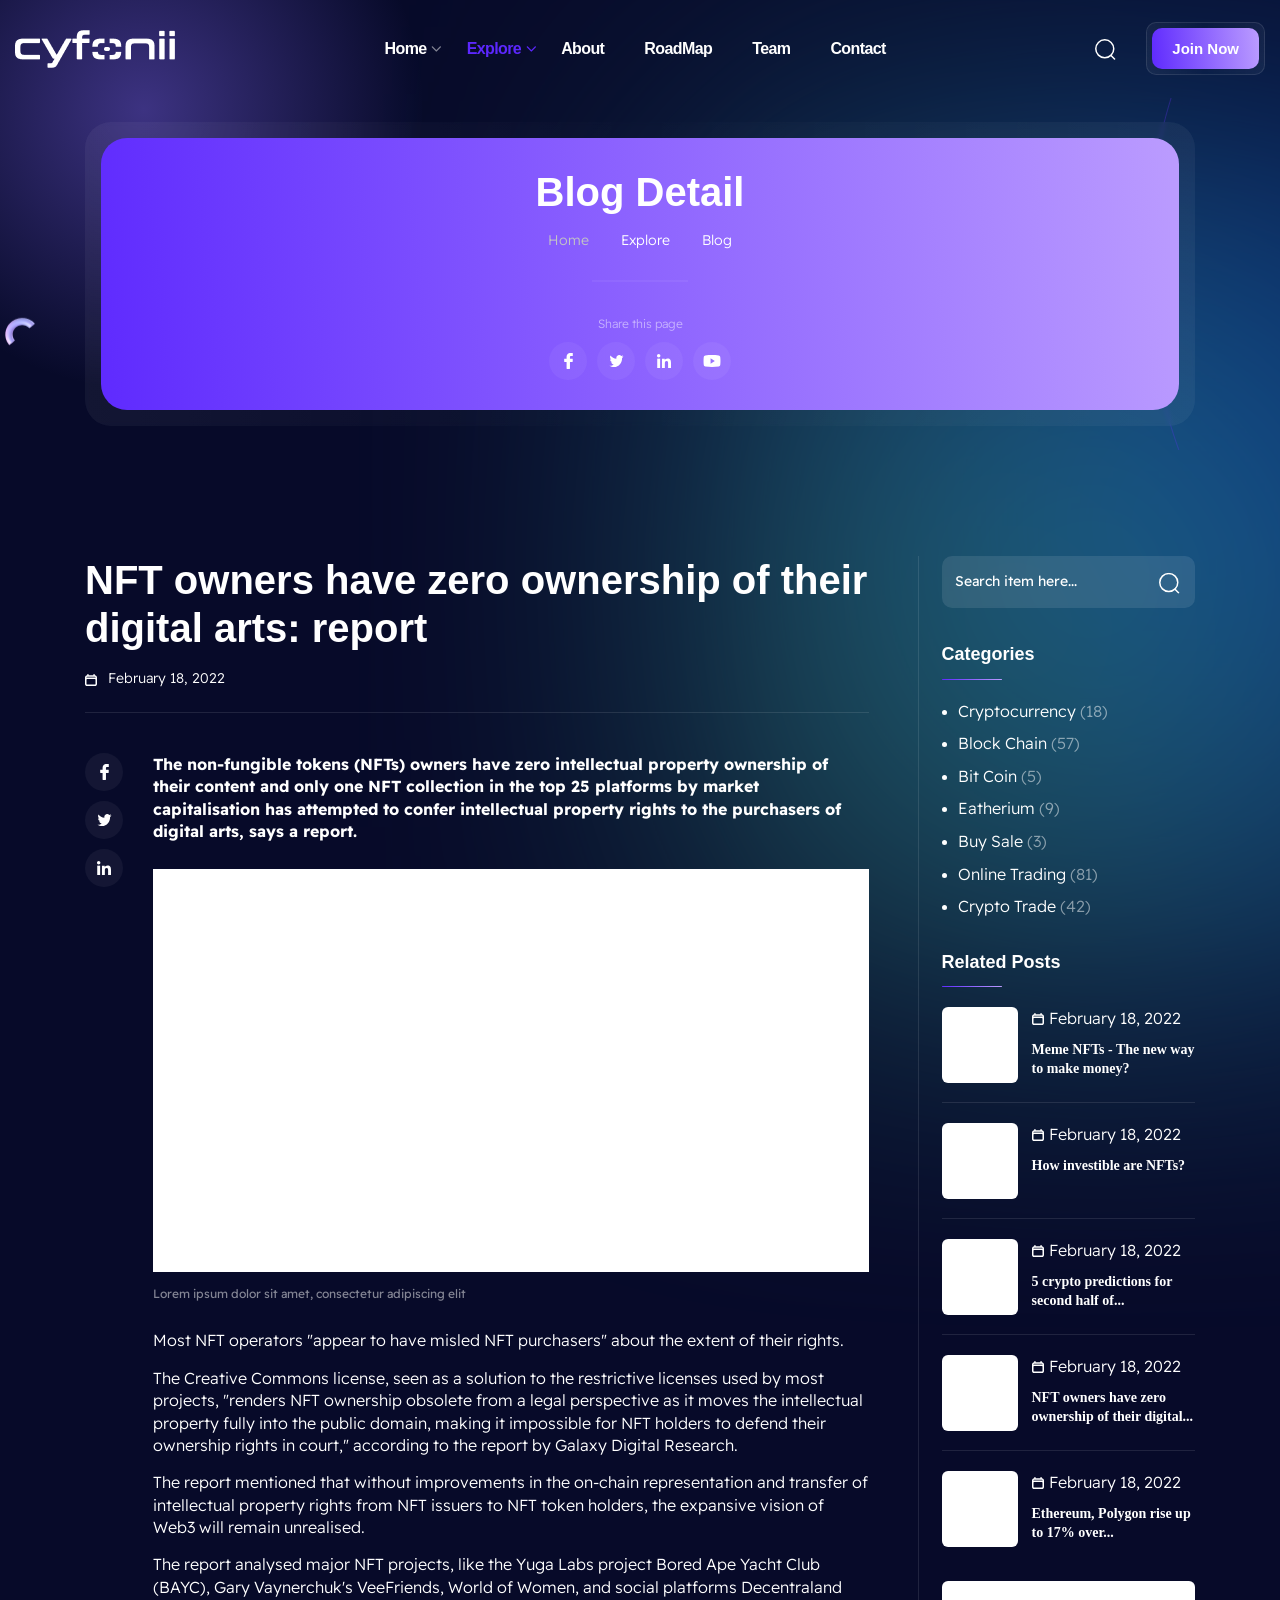
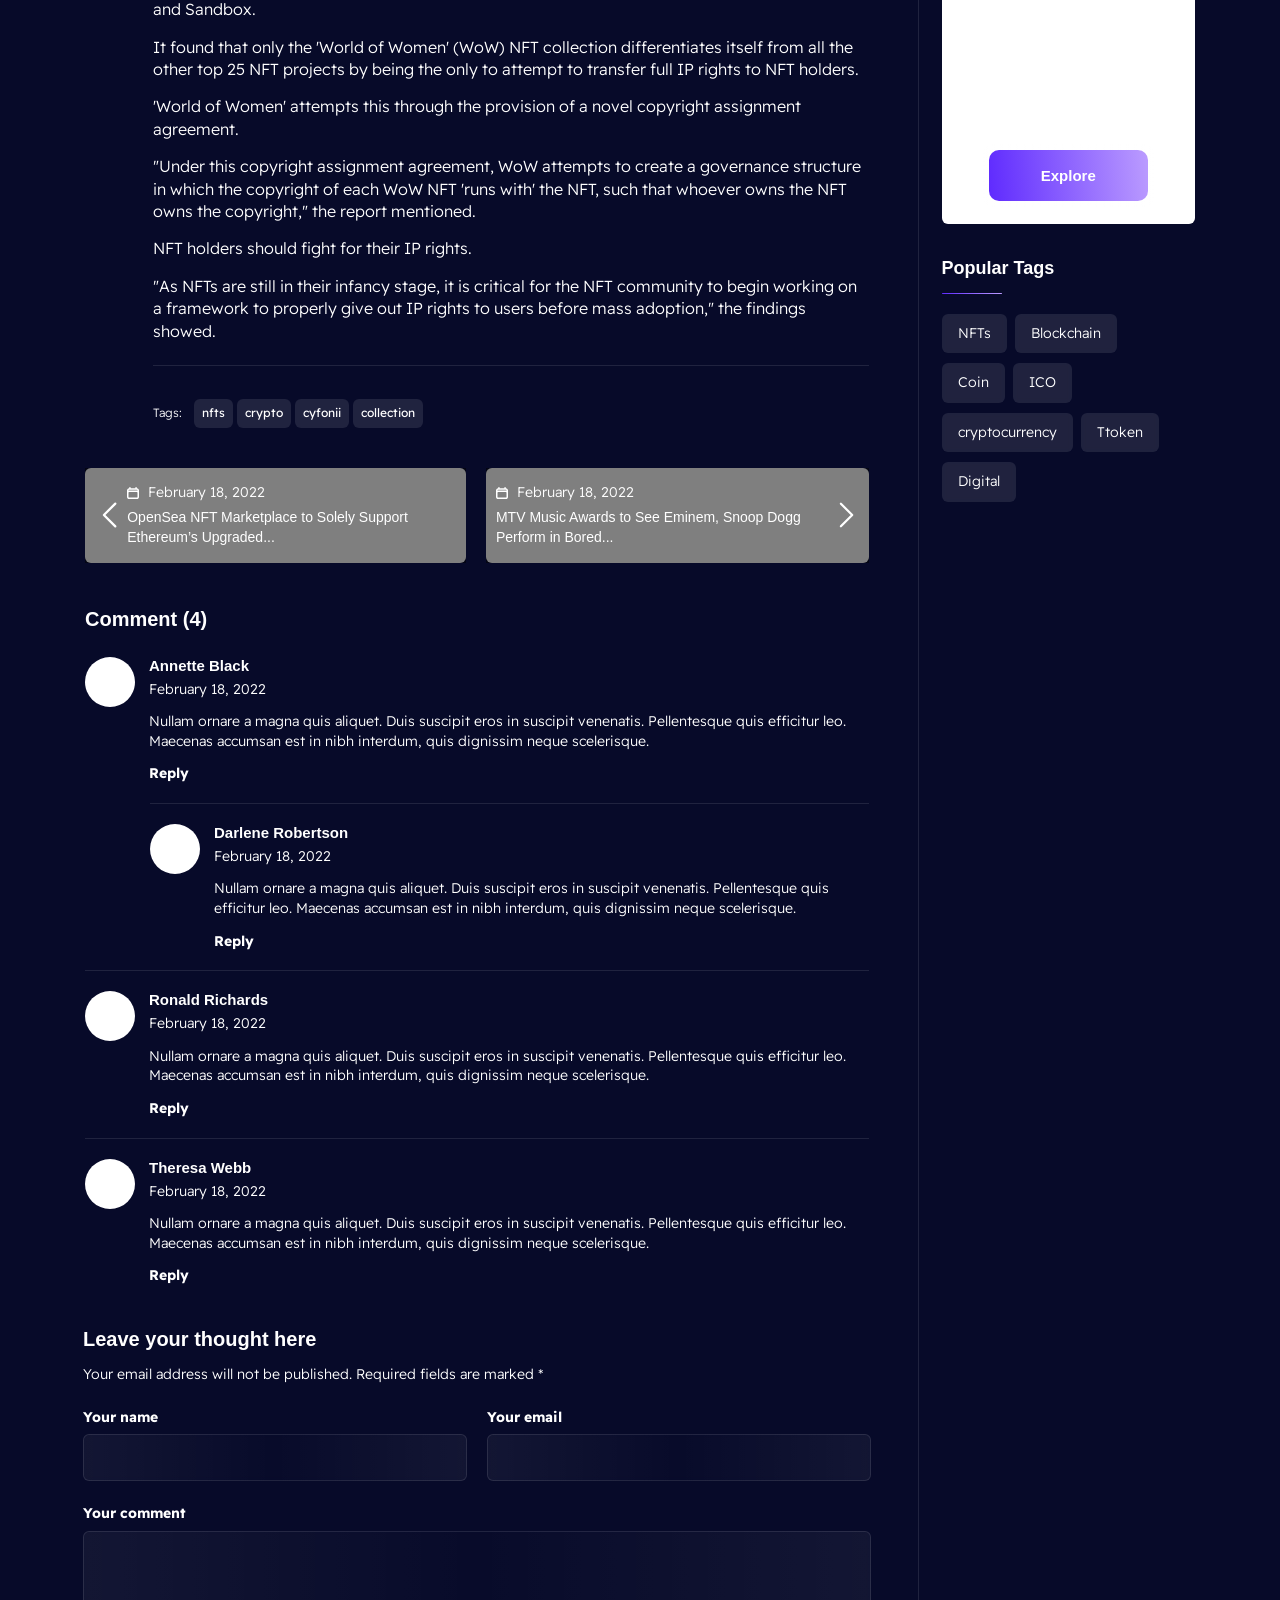
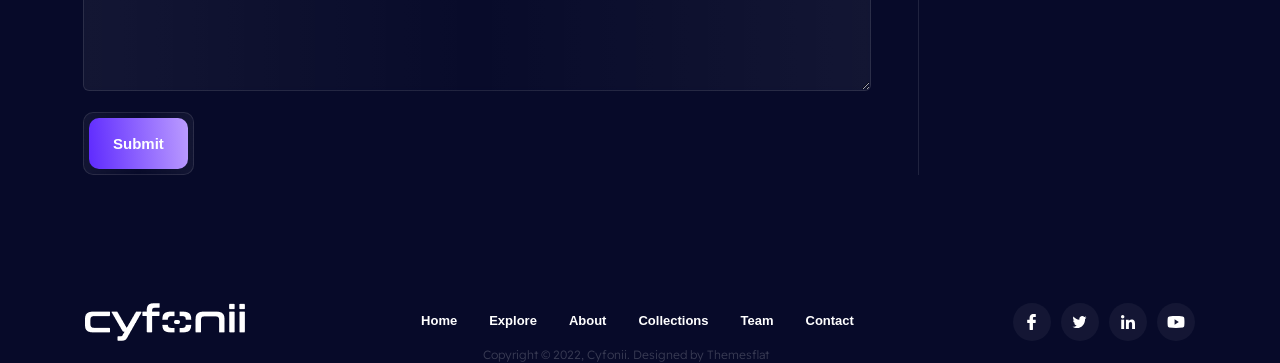
<file: cyfoniihtml/blog-details.html>
<!DOCTYPE html>
<html lang="en">
<head>
    <meta charset="UTF-8">
    <meta http-equiv="X-UA-Compatible" content="IE=edge">
    <meta name="viewport" content="width=device-width, initial-scale=1.0">
    <title>Cyfonii - NFT Portfolio and Landing Page HTML Template</title>

    <!-- Styles -->

    <link
      rel="stylesheet"
      href="https://cdn.jsdelivr.net/npm/swiper/swiper-bundle.min.css"
    />

    <link rel="stylesheet" href="app/dist/aos.css">
    <link rel="stylesheet" href="app/dist/app.css">
    <!-- end Styles -->

    <!-- Favicon and Touch Icons  -->
    <link rel="shortcut icon" href="assets/images/logo/favicon.png">
    <link rel="apple-touch-icon-precomposed" href="assets/images/logo/favicon.png">

</head>
<body class="home-main header-fixed">

    <div class="wrapper page-details">

        <div class="preloader">
            <div class="clear-loading loading-effect-2">
            <span></span>
            </div>
        </div>

    <!-- Header -->
    <header id="header_main" class="header">
        <div class="container big">
            <div class="row">
                <div class="col-12">
                    <div class="header__body">
                        <div class="header__logo">
                            <a href="index.html">
                                <img id="site-logo" src="assets/images/logo/logo.png"
                                alt="Peson" width="160" height="38"
                                data-retina="assets/images/logo/logo@2x.png" data-width="160"
                                data-height="38">
                            </a>
                        </div>

                        <div class="header__right">
                            <nav id="main-nav" class="main-nav">
                                <ul id="menu-primary-menu" class="menu">

                                    <li class="menu-item menu-item-has-children">
                                        <a href="#">Home</a>
                                        <ul class="sub-menu">
                                            <li class="menu-item"><a href="index.html">Home v1</a></li>
                                            <li class="menu-item"><a href="home-v2.html">Home v2</a></li>
                                            <li class="menu-item"><a href="home-v3.html">Home v3</a></li>
                                            <li class="menu-item"><a href="cardcarousel.html">Card Carousel</a></li>
                                            <li class="menu-item"><a href="zigzagcarousel.html">Zigzag Carousel</a></li>
                                            <li class="menu-item"><a href="coverflowcarousel.html">Coverflow Carousel</a></li>
                                            <li class="menu-item"><a href="itemcarousel.html">Item Carousel</a></li>
                                            <li class="menu-item"><a href="3dcarousel.html">3D Carousel</a></li>
                                        </ul>
                                    </li>
                                    <li class="menu-item menu-item-has-children menu-current-item">
                                        <a href="#">Explore</a>
                                        <ul class="sub-menu">
                                            <li class="menu-item"><a href="nft.html">NFTs</a></li>
                                            <li class="menu-item"><a href="blog.html">Blog List</a></li>
                                            <li class="menu-item current-item"><a href="blog-details.html">Blog Details</a></li>
                                            
                                            <li class="menu-item"><a href="vision-mission.html">Visions & Mission</a></li>
                                            <li class="menu-item"><a href="help-center.html">Help Center</a></li>
                                            <li class="menu-item"><a href="parti-asset.html">Participants & Assets</a></li>
                                            <li class="menu-item"><a href="advisor.html">Advisors & Backers</a></li>
                                            <li class="menu-item"><a href="partner.html">Partners & Investors</a></li>

                                        </ul>
                                    </li>
                                    <li class="menu-item">
                                        <a href="about.html">About</a>
                                    </li>
                                    <li class="menu-item">
                                        <a href="roadmap.html">RoadMap</a>
                                    </li>
                                    <li class="menu-item">
                                        <a href="team.html">Team</a>
                                    </li>
                                    <li class="menu-item">
                                        <a href="contact.html">Contact</a>
                                    </li>                                     
                                </ul>
                            </nav>
                            <div class="mobile-button"><span></span></div>
                        </div>

                        <div class="header__action">
                            <a href="#" class="search-btn">
                                <svg width="21" height="21" viewBox="0 0 21 21" fill="none" xmlns="http://www.w3.org/2000/svg">
                                    <circle cx="9.7659" cy="9.76639" r="8.98856" stroke="white" stroke-width="1.5" stroke-linecap="round" stroke-linejoin="round"/>
                                    <path d="M16.0176 16.4849L19.5416 19.9997" stroke="white" stroke-width="1.5" stroke-linecap="round" stroke-linejoin="round"/>
                                </svg>                                    
                            </a>
                            <a href="contact.html" class="action-btn"><span>Join Now</span></a>
                        </div>
                    </div>
                </div>
            </div>
        </div>
    </header>
    <!-- end Header -->

    <!-- Pagetitle -->
    <section class="page-title">
        <div class="shape"></div>
        <div class="shape right s3"></div>
        <div class="container">
            <div class="row">
                <div class="col-12">
                    <div class="page-title__body">
                        <div class="page-title__main">
                            <h4 class="title">Blog Detail</h4>
    
                            <ul class="breacrumb">
                                <li><a href="index.html">Home</a></li>
                                <li><p>Explore</p></li>
                                <li><p>Blog</p></li>
                            </ul>
                            <div class="bottom">
                                <p>Share this page</p>
    
                                <ul class="list-social">
                                    <li><a href="#">
                                        <svg width="9" height="16" viewBox="0 0 9 16" fill="none" xmlns="http://www.w3.org/2000/svg">
                                            <path d="M2.57969 9.03953C2.51969 9.03953 1.19969 9.03953 0.599688 9.03953C0.279688 9.03953 0.179688 8.91953 0.179688 8.61953C0.179688 7.81953 0.179688 6.99953 0.179688 6.19953C0.179688 5.87953 0.299688 5.77953 0.599688 5.77953H2.57969C2.57969 5.71953 2.57969 4.55953 2.57969 4.01953C2.57969 3.21953 2.71969 2.45953 3.11969 1.75953C3.53969 1.03953 4.13969 0.559531 4.89969 0.279531C5.39969 0.0995311 5.89969 0.0195312 6.43969 0.0195312H8.39969C8.67969 0.0195312 8.79969 0.139531 8.79969 0.419531V2.69953C8.79969 2.97953 8.67969 3.09953 8.39969 3.09953C7.85969 3.09953 7.31969 3.09953 6.77969 3.11953C6.23969 3.11953 5.95969 3.37953 5.95969 3.93953C5.93969 4.53953 5.95969 5.11953 5.95969 5.73953H8.27969C8.59969 5.73953 8.71969 5.85953 8.71969 6.17953V8.59953C8.71969 8.91953 8.61969 9.01953 8.27969 9.01953C7.55969 9.01953 6.01969 9.01953 5.95969 9.01953V15.5395C5.95969 15.8795 5.85969 15.9995 5.49969 15.9995C4.65969 15.9995 3.83969 15.9995 2.99969 15.9995C2.69969 15.9995 2.57969 15.8795 2.57969 15.5795C2.57969 13.4795 2.57969 9.09953 2.57969 9.03953Z" fill="white"/>
                                        </svg>    
                                    </a></li>
                                    <li><a href="#">
                                        <svg width="15" height="12" viewBox="0 0 15 12" fill="none" xmlns="http://www.w3.org/2000/svg">
                                            <path d="M14.5 1.42062C13.9794 1.66154 13.4246 1.82123 12.8462 1.89877C13.4412 1.524 13.8954 0.935077 14.1089 0.225231C13.5541 0.574154 12.9416 0.820615 12.2889 0.958154C11.7621 0.366462 11.0114 0 10.1924 0C8.60337 0 7.32412 1.36062 7.32412 3.02862C7.32412 3.26862 7.34338 3.49938 7.39062 3.71908C5.0045 3.59631 2.89313 2.38985 1.47475 0.552C1.22712 1.00523 1.08188 1.524 1.08188 2.08246C1.08188 3.13108 1.59375 4.06062 2.35675 4.59877C1.89562 4.58954 1.44325 4.44831 1.06 4.22585C1.06 4.23508 1.06 4.24708 1.06 4.25908C1.06 5.73046 2.05487 6.95262 3.3595 7.23415C3.12587 7.30154 2.87125 7.33385 2.607 7.33385C2.42325 7.33385 2.23775 7.32277 2.06362 7.28215C2.4355 8.48123 3.49075 9.36277 4.7455 9.39138C3.769 10.1972 2.52912 10.6828 1.18688 10.6828C0.9515 10.6828 0.72575 10.6717 0.5 10.6412C1.77137 11.5062 3.27813 12 4.903 12C10.1845 12 13.072 7.38462 13.072 3.384C13.072 3.25015 13.0676 3.12092 13.0615 2.99262C13.6311 2.56615 14.1097 2.03354 14.5 1.42062Z" fill="white"/>
                                        </svg> 
                                    </a></li>
                                    <li><a href="#">
                                        <svg width="14" height="14" viewBox="0 0 14 14" fill="none" xmlns="http://www.w3.org/2000/svg">
                                            <path d="M14.0006 14V8.87249C14.0006 6.35249 13.4581 4.42749 10.5181 4.42749C9.10062 4.42749 8.15563 5.19749 7.77063 5.93249H7.73563V4.65499H4.95312V14H7.85813V9.36249C7.85813 8.13749 8.08563 6.96499 9.59063 6.96499C11.0781 6.96499 11.0956 8.34749 11.0956 9.43249V13.9825H14.0006V14Z" fill="white"/>
                                            <path d="M0.226562 4.65479H3.13156V13.9998H0.226562V4.65479Z" fill="white"/>
                                            <path d="M1.68 0C0.7525 0 0 0.7525 0 1.68C0 2.6075 0.7525 3.3775 1.68 3.3775C2.6075 3.3775 3.36 2.6075 3.36 1.68C3.36 0.7525 2.6075 0 1.68 0Z" fill="white"/>
                                            </svg>
                                            
                                    </a></li>
                                    <li><a href="#">
                                        <svg width="18" height="12" viewBox="0 0 18 12" fill="none" xmlns="http://www.w3.org/2000/svg">
                                            <path d="M17.2347 1.9639C17.1458 1.22216 16.4468 0.510897 15.7154 0.415609C11.2555 -0.138536 6.7457 -0.138536 2.28731 0.415609C1.55533 0.51069 0.856308 1.22216 0.76739 1.9639C0.452537 4.68236 0.452537 7.31818 0.76739 10.036C0.856308 10.7778 1.55533 11.4897 2.28731 11.5843C6.7457 12.1384 11.2557 12.1384 15.7154 11.5843C16.4468 11.4898 17.1458 10.7778 17.2347 10.036C17.5496 7.31842 17.5496 4.68236 17.2347 1.9639ZM7.58931 8.82375V3.17703L11.8243 6.00049L7.58931 8.82375Z" fill="white"/>
                                        </svg>    
                                    </a></li>
                                </ul>
                            </div>
                        </div>
                    </div>
                </div>
            </div>
        </div>
    </section>
    <!-- Pagetitle -->

    <!-- BLog -->
    <section class="bloglist">
        <div class="container">
            <div class="row">
                <div class="bloglist__main">
                    <div class="list details">
                        <h4 class="title">NFT owners have zero ownership of their digital arts: report</h4>
                        <p><svg width="12" height="12" viewBox="0 0 12 12" fill="none" xmlns="http://www.w3.org/2000/svg">
                            <path d="M2.9375 0.75V2.0625M9.0625 0.75V2.0625M0.75 9.9375V3.375C0.75 3.0269 0.888281 2.69306 1.13442 2.44692C1.38056 2.20078 1.7144 2.0625 2.0625 2.0625H9.9375C10.2856 2.0625 10.6194 2.20078 10.8656 2.44692C11.1117 2.69306 11.25 3.0269 11.25 3.375V9.9375M0.75 9.9375C0.75 10.2856 0.888281 10.6194 1.13442 10.8656C1.38056 11.1117 1.7144 11.25 2.0625 11.25H9.9375C10.2856 11.25 10.6194 11.1117 10.8656 10.8656C11.1117 10.6194 11.25 10.2856 11.25 9.9375M0.75 9.9375V5.5625C0.75 5.2144 0.888281 4.88056 1.13442 4.63442C1.38056 4.38828 1.7144 4.25 2.0625 4.25H9.9375C10.2856 4.25 10.6194 4.38828 10.8656 4.63442C11.1117 4.88056 11.25 5.2144 11.25 5.5625V9.9375" stroke="white" stroke-width="1.5" stroke-linecap="round" stroke-linejoin="round"/>
                            </svg>
                        February 18, 2022</p>

                        <div class="line"></div>

                        <div class="content-d">
                            <ul class="list-social">
                                <li><a href="#">
                                    <svg width="9" height="16" viewBox="0 0 9 16" fill="none" xmlns="http://www.w3.org/2000/svg">
                                        <path d="M2.57969 9.03953C2.51969 9.03953 1.19969 9.03953 0.599688 9.03953C0.279688 9.03953 0.179688 8.91953 0.179688 8.61953C0.179688 7.81953 0.179688 6.99953 0.179688 6.19953C0.179688 5.87953 0.299688 5.77953 0.599688 5.77953H2.57969C2.57969 5.71953 2.57969 4.55953 2.57969 4.01953C2.57969 3.21953 2.71969 2.45953 3.11969 1.75953C3.53969 1.03953 4.13969 0.559531 4.89969 0.279531C5.39969 0.0995311 5.89969 0.0195312 6.43969 0.0195312H8.39969C8.67969 0.0195312 8.79969 0.139531 8.79969 0.419531V2.69953C8.79969 2.97953 8.67969 3.09953 8.39969 3.09953C7.85969 3.09953 7.31969 3.09953 6.77969 3.11953C6.23969 3.11953 5.95969 3.37953 5.95969 3.93953C5.93969 4.53953 5.95969 5.11953 5.95969 5.73953H8.27969C8.59969 5.73953 8.71969 5.85953 8.71969 6.17953V8.59953C8.71969 8.91953 8.61969 9.01953 8.27969 9.01953C7.55969 9.01953 6.01969 9.01953 5.95969 9.01953V15.5395C5.95969 15.8795 5.85969 15.9995 5.49969 15.9995C4.65969 15.9995 3.83969 15.9995 2.99969 15.9995C2.69969 15.9995 2.57969 15.8795 2.57969 15.5795C2.57969 13.4795 2.57969 9.09953 2.57969 9.03953Z" fill="white"></path>
                                    </svg>    
                                </a></li>
                                <li><a href="#">
                                    <svg width="15" height="12" viewBox="0 0 15 12" fill="none" xmlns="http://www.w3.org/2000/svg">
                                        <path d="M14.5 1.42062C13.9794 1.66154 13.4246 1.82123 12.8462 1.89877C13.4412 1.524 13.8954 0.935077 14.1089 0.225231C13.5541 0.574154 12.9416 0.820615 12.2889 0.958154C11.7621 0.366462 11.0114 0 10.1924 0C8.60337 0 7.32412 1.36062 7.32412 3.02862C7.32412 3.26862 7.34338 3.49938 7.39062 3.71908C5.0045 3.59631 2.89313 2.38985 1.47475 0.552C1.22712 1.00523 1.08188 1.524 1.08188 2.08246C1.08188 3.13108 1.59375 4.06062 2.35675 4.59877C1.89562 4.58954 1.44325 4.44831 1.06 4.22585C1.06 4.23508 1.06 4.24708 1.06 4.25908C1.06 5.73046 2.05487 6.95262 3.3595 7.23415C3.12587 7.30154 2.87125 7.33385 2.607 7.33385C2.42325 7.33385 2.23775 7.32277 2.06362 7.28215C2.4355 8.48123 3.49075 9.36277 4.7455 9.39138C3.769 10.1972 2.52912 10.6828 1.18688 10.6828C0.9515 10.6828 0.72575 10.6717 0.5 10.6412C1.77137 11.5062 3.27813 12 4.903 12C10.1845 12 13.072 7.38462 13.072 3.384C13.072 3.25015 13.0676 3.12092 13.0615 2.99262C13.6311 2.56615 14.1097 2.03354 14.5 1.42062Z" fill="white"></path>
                                    </svg> 
                                </a></li>
                                <li><a href="#">
                                    <svg width="14" height="14" viewBox="0 0 14 14" fill="none" xmlns="http://www.w3.org/2000/svg">
                                        <path d="M14.0006 14V8.87249C14.0006 6.35249 13.4581 4.42749 10.5181 4.42749C9.10062 4.42749 8.15563 5.19749 7.77063 5.93249H7.73563V4.65499H4.95312V14H7.85813V9.36249C7.85813 8.13749 8.08563 6.96499 9.59063 6.96499C11.0781 6.96499 11.0956 8.34749 11.0956 9.43249V13.9825H14.0006V14Z" fill="white"></path>
                                        <path d="M0.226562 4.65479H3.13156V13.9998H0.226562V4.65479Z" fill="white"></path>
                                        <path d="M1.68 0C0.7525 0 0 0.7525 0 1.68C0 2.6075 0.7525 3.3775 1.68 3.3775C2.6075 3.3775 3.36 2.6075 3.36 1.68C3.36 0.7525 2.6075 0 1.68 0Z" fill="white"></path>
                                        </svg>
                                        
                                </a></li>
                               
                            </ul>

                            <div class="main">
                                <p class="boild">The non-fungible tokens (NFTs) owners have zero intellectual property ownership of their content and only one NFT collection in the top 25 platforms by market capitalisation has attempted to confer intellectual property rights to the purchasers of digital arts, says a report.</p>
                                <div class="image">
                                    <img src="assets/images/layouts/blog-detail.png" alt="">
                                    <p>Lorem ipsum dolor sit amet, consectetur adipiscing elit</p>
                                </div>
                                <p class="mb-15">Most NFT operators "appear to have misled NFT purchasers" about the extent of their rights.</p>
                                <p class="mb-15">The Creative Commons license, seen as a solution to the restrictive licenses used by most projects, "renders NFT ownership obsolete from a legal perspective as it moves the intellectual property fully into the public domain, making it impossible for NFT holders to defend their ownership rights in court," according to the report by Galaxy Digital Research.</p>
                                <p class="mb-15">The report mentioned that without improvements in the on-chain representation and transfer of intellectual property rights from NFT issuers to NFT token holders, the expansive vision of Web3 will remain unrealised.</p>
                                <p class="mb-15">The report analysed major NFT projects, like the Yuga Labs project Bored Ape Yacht Club (BAYC), Gary Vaynerchuk's VeeFriends, World of Women, and social platforms Decentraland and Sandbox.</p>
                                <p class="mb-15">It found that only the 'World of Women' (WoW) NFT collection differentiates itself from all the other top 25 NFT projects by being the only to attempt to transfer full IP rights to NFT holders.</p>
                                <p class="mb-15">'World of Women' attempts this through the provision of a novel copyright assignment agreement.</p>
                                <p class="mb-15">"Under this copyright assignment agreement, WoW attempts to create a governance structure in which the copyright of each WoW NFT 'runs with' the NFT, such that whoever owns the NFT owns the copyright," the report mentioned.</p>
                                <p class="mb-15">NFT holders should fight for their IP rights.</p>
                                <p>"As NFTs are still in their infancy stage, it is critical for the NFT community to begin working on a framework to properly give out IP rights to users before mass adoption," the findings showed.</p>

                                <div class="line"></div>

                                <div class="bottom">
                                    <p>Tags:</p>
                                    <ul class="list-tag">
                                        <li><a href="blog-details.html">nfts</a></li>
                                        <li><a href="blog-details.html">crypto</a></li>
                                        <li><a href="blog-details.html">cyfonii</a></li>
                                        <li><a href="blog-details.html">collection</a></li>
                                    </ul>
                                </div>
                            </div>
                        </div>

                        <div class="bottom">
                            <div class="recent">
                                <div class="ac prev">
                                    <svg width="20" height="36" viewBox="0 0 10 18" fill="none" xmlns="http://www.w3.org/2000/svg">
                                        <path d="M8.75 16.5L1.25 9L8.75 1.5" stroke="white" stroke-width="1.5" stroke-linecap="round" stroke-linejoin="round"/>
                                        </svg>
                                        
                                        
                                    <div>
                                        <div class="meta ">
                                            <a href="blog-details.html"><svg width="12" height="12" viewBox="0 0 12 12" fill="none" xmlns="http://www.w3.org/2000/svg">
                                                <path d="M2.9375 0.75V2.0625M9.0625 0.75V2.0625M0.75 9.9375V3.375C0.75 3.0269 0.888281 2.69306 1.13442 2.44692C1.38056 2.20078 1.7144 2.0625 2.0625 2.0625H9.9375C10.2856 2.0625 10.6194 2.20078 10.8656 2.44692C11.1117 2.69306 11.25 3.0269 11.25 3.375V9.9375M0.75 9.9375C0.75 10.2856 0.888281 10.6194 1.13442 10.8656C1.38056 11.1117 1.7144 11.25 2.0625 11.25H9.9375C10.2856 11.25 10.6194 11.1117 10.8656 10.8656C11.1117 10.6194 11.25 10.2856 11.25 9.9375M0.75 9.9375V5.5625C0.75 5.2144 0.888281 4.88056 1.13442 4.63442C1.38056 4.38828 1.7144 4.25 2.0625 4.25H9.9375C10.2856 4.25 10.6194 4.38828 10.8656 4.63442C11.1117 4.88056 11.25 5.2144 11.25 5.5625V9.9375" stroke="white" stroke-width="1.5" stroke-linecap="round" stroke-linejoin="round"/>
                                                </svg>
                                            February 18, 2022</a>
                                        </div>
                                        <a href="blog-details.html" class="title">OpenSea NFT Marketplace to Solely Support Ethereum’s Upgraded...</a>
                                    </div>

                                </div>
                                <div class="ac next">
                                    <svg width="20" height="36" viewBox="0 0 10 18" fill="none" xmlns="http://www.w3.org/2000/svg">
                                        <path d="M1.25 16.5L8.75 9L1.25 1.5" stroke="white" stroke-width="1.5" stroke-linecap="round" stroke-linejoin="round"/>
                                        </svg>
                                        
                                        
                                        
                                    <div>
                                        <div class="meta ">
                                            <a href="blog-details.html"><svg width="12" height="12" viewBox="0 0 12 12" fill="none" xmlns="http://www.w3.org/2000/svg">
                                                <path d="M2.9375 0.75V2.0625M9.0625 0.75V2.0625M0.75 9.9375V3.375C0.75 3.0269 0.888281 2.69306 1.13442 2.44692C1.38056 2.20078 1.7144 2.0625 2.0625 2.0625H9.9375C10.2856 2.0625 10.6194 2.20078 10.8656 2.44692C11.1117 2.69306 11.25 3.0269 11.25 3.375V9.9375M0.75 9.9375C0.75 10.2856 0.888281 10.6194 1.13442 10.8656C1.38056 11.1117 1.7144 11.25 2.0625 11.25H9.9375C10.2856 11.25 10.6194 11.1117 10.8656 10.8656C11.1117 10.6194 11.25 10.2856 11.25 9.9375M0.75 9.9375V5.5625C0.75 5.2144 0.888281 4.88056 1.13442 4.63442C1.38056 4.38828 1.7144 4.25 2.0625 4.25H9.9375C10.2856 4.25 10.6194 4.38828 10.8656 4.63442C11.1117 4.88056 11.25 5.2144 11.25 5.5625V9.9375" stroke="white" stroke-width="1.5" stroke-linecap="round" stroke-linejoin="round"/>
                                                </svg>
                                            February 18, 2022</a>
                                        </div>
                                        <a href="blog-details.html" class="title">MTV Music Awards to See Eminem, Snoop Dogg Perform in Bored...</a>
                                    </div>

                                </div>
                            </div>

                            <div class="comment">
                                <h5>Comment (4)</h5>

                                <div class="comment-box s1">
                                    <div class="avt">
                                        <img src="assets/images/layouts/avt-01.png" alt="">
                                    </div>
                                    <div class="info">
                                        <h6 class="name">Annette Black</h6>
                                        <p class="meta">February 18, 2022</p>
                                        <p class="text">Nullam ornare a magna quis aliquet. Duis suscipit eros in suscipit venenatis. Pellentesque quis efficitur leo. Maecenas accumsan est in nibh interdum, quis dignissim neque scelerisque.</p>
                                        <a href="#">Reply</a>
                                    </div>
                                </div>
                                <div class="comment-box rep" >
                                    <div class="avt">
                                        <img src="assets/images/layouts/avt-02.png" alt="">
                                    </div>
                                    <div class="info">
                                        <h6 class="name">Darlene Robertson</h6>
                                        <p class="meta">February 18, 2022</p>
                                        <p class="text">Nullam ornare a magna quis aliquet. Duis suscipit eros in suscipit venenatis. Pellentesque quis efficitur leo. Maecenas accumsan est in nibh interdum, quis dignissim neque scelerisque.</p>
                                        <a href="#">Reply</a>
                                    </div>
                                </div>
                                <div class="comment-box">
                                    <div class="avt">
                                        <img src="assets/images/layouts/avt-03.png" alt="">
                                    </div>
                                    <div class="info">
                                        <h6 class="name">Ronald Richards</h6>
                                        <p class="meta">February 18, 2022</p>
                                        <p class="text">Nullam ornare a magna quis aliquet. Duis suscipit eros in suscipit venenatis. Pellentesque quis efficitur leo. Maecenas accumsan est in nibh interdum, quis dignissim neque scelerisque.</p>
                                        <a href="#">Reply</a>
                                    </div>
                                </div>
                                <div class="comment-box">
                                    <div class="avt">
                                        <img src="assets/images/layouts/avt-04.png" alt="">
                                    </div>
                                    <div class="info">
                                        <h6 class="name">Theresa Webb</h6>
                                        <p class="meta">February 18, 2022</p>
                                        <p class="text">Nullam ornare a magna quis aliquet. Duis suscipit eros in suscipit venenatis. Pellentesque quis efficitur leo. Maecenas accumsan est in nibh interdum, quis dignissim neque scelerisque.</p>
                                        <a href="#">Reply</a>
                                    </div>
                                </div>
                            </div>

                            <form action="#" class="form-box">
                                <div class="row">
                                    <div class="col">
                                        <h5 class="mb-14">Leave your thought here</h5>
                                        <p>Your email address will not be published. Required fields are marked *</p>
                                    </div>
                                </div>
                                <div class="row">
                                    <div class="col">
                                        <label >Your name</label>
                                      <input type="text" class="form-control">
                                    </div>
                                    <div class="col">
                                        <label >Your email</label>
                                      <input type="email" class="form-control">
                                    </div>
                                  </div>

                                  <div class="row">
                                    <div class="col">
                                        <label >Your comment</label>
                                        <textarea name="comment" id="comment" cols="30" rows="10"></textarea>
                                    </div>
           
                                  </div>
                                  <div class="row mb-0">
                                    <div class="col">
                                        <button class="action-btn"><span>Submit</span></button>
                                    </div>
                                  </div>
                            </form>
                        </div>
                    </div>

                    <div class="sidebar">
                        <form action="#" class="widget-search">
                            <input type="text" placeholder="Search item here..." required="">
                            <a class="btn-search">
                                <svg width="21" height="21" viewBox="0 0 21 21" fill="none" xmlns="http://www.w3.org/2000/svg">
                                    <circle cx="9.7659" cy="9.76639" r="8.98856" stroke="white" stroke-width="1.5" stroke-linecap="round" stroke-linejoin="round"></circle>
                                    <path d="M16.0176 16.4849L19.5416 19.9997" stroke="white" stroke-width="1.5" stroke-linecap="round" stroke-linejoin="round"></path>
                                </svg>
                            </a>
                        </form>

                        <div class="widget-sidebar category">
                            <h5 class="heading">
                                Categories
                            </h5>
                            <ul>
                                <li><a href="">Cryptocurrency <span>(18)</span></a></li>
                                <li><a href="">Block Chain <span>(57)</span></a></li>
                                <li><a href="">Bit Coin <span>(5)</span></a></li>
                                <li><a href="">Eatherium <span>(9)</span></a></li>
                                <li><a href="">Buy Sale <span>(3)</span></a></li>
                                <li><a href="">Online Trading <span>(81)</span></a></li>
                                <li><a href="">Crypto Trade <span>(42)</span></a></li>
                            </ul>
                        </div>
                        <div class="widget-sidebar recent">
                            <h5 class="heading">
                                Related Posts
                            </h5>
                            <ul>
                                <li>
                                    <div class="image"><a href="#"><img src="assets/images/layouts/blog-01.png" alt=""></a></div>

                                    <div class="content">
                                        <div class="meta ">
                                            <a href="blog-details.html"><svg width="12" height="12" viewBox="0 0 12 12" fill="none" xmlns="http://www.w3.org/2000/svg">
                                                <path d="M2.9375 0.75V2.0625M9.0625 0.75V2.0625M0.75 9.9375V3.375C0.75 3.0269 0.888281 2.69306 1.13442 2.44692C1.38056 2.20078 1.7144 2.0625 2.0625 2.0625H9.9375C10.2856 2.0625 10.6194 2.20078 10.8656 2.44692C11.1117 2.69306 11.25 3.0269 11.25 3.375V9.9375M0.75 9.9375C0.75 10.2856 0.888281 10.6194 1.13442 10.8656C1.38056 11.1117 1.7144 11.25 2.0625 11.25H9.9375C10.2856 11.25 10.6194 11.1117 10.8656 10.8656C11.1117 10.6194 11.25 10.2856 11.25 9.9375M0.75 9.9375V5.5625C0.75 5.2144 0.888281 4.88056 1.13442 4.63442C1.38056 4.38828 1.7144 4.25 2.0625 4.25H9.9375C10.2856 4.25 10.6194 4.38828 10.8656 4.63442C11.1117 4.88056 11.25 5.2144 11.25 5.5625V9.9375" stroke="white" stroke-width="1.5" stroke-linecap="round" stroke-linejoin="round"/>
                                                </svg>
                                            February 18, 2022</a>
                                        </div>
                                        <a href="blog-details.html" class="title">Meme NFTs - The new way to make money?</a>
                                    </div>
                                </li>
                                <li>
                                    <div class="image"><a href="#"><img src="assets/images/layouts/blog-02.png" alt=""></a></div>

                                    <div class="content">
                                        <div class="meta ">
                                            <a href="blog-details.html"><svg width="12" height="12" viewBox="0 0 12 12" fill="none" xmlns="http://www.w3.org/2000/svg">
                                                <path d="M2.9375 0.75V2.0625M9.0625 0.75V2.0625M0.75 9.9375V3.375C0.75 3.0269 0.888281 2.69306 1.13442 2.44692C1.38056 2.20078 1.7144 2.0625 2.0625 2.0625H9.9375C10.2856 2.0625 10.6194 2.20078 10.8656 2.44692C11.1117 2.69306 11.25 3.0269 11.25 3.375V9.9375M0.75 9.9375C0.75 10.2856 0.888281 10.6194 1.13442 10.8656C1.38056 11.1117 1.7144 11.25 2.0625 11.25H9.9375C10.2856 11.25 10.6194 11.1117 10.8656 10.8656C11.1117 10.6194 11.25 10.2856 11.25 9.9375M0.75 9.9375V5.5625C0.75 5.2144 0.888281 4.88056 1.13442 4.63442C1.38056 4.38828 1.7144 4.25 2.0625 4.25H9.9375C10.2856 4.25 10.6194 4.38828 10.8656 4.63442C11.1117 4.88056 11.25 5.2144 11.25 5.5625V9.9375" stroke="white" stroke-width="1.5" stroke-linecap="round" stroke-linejoin="round"/>
                                                </svg>
                                            February 18, 2022</a>
                                        </div>
                                        <a href="blog-details.html" class="title">How investible are NFTs?</a>
                                    </div>
                                </li>
                                <li>
                                    <div class="image"><a href="#"><img src="assets/images/layouts/blog-03.png" alt=""></a></div>

                                    <div class="content">
                                        <div class="meta ">
                                            <a href="blog-details.html"><svg width="12" height="12" viewBox="0 0 12 12" fill="none" xmlns="http://www.w3.org/2000/svg">
                                                <path d="M2.9375 0.75V2.0625M9.0625 0.75V2.0625M0.75 9.9375V3.375C0.75 3.0269 0.888281 2.69306 1.13442 2.44692C1.38056 2.20078 1.7144 2.0625 2.0625 2.0625H9.9375C10.2856 2.0625 10.6194 2.20078 10.8656 2.44692C11.1117 2.69306 11.25 3.0269 11.25 3.375V9.9375M0.75 9.9375C0.75 10.2856 0.888281 10.6194 1.13442 10.8656C1.38056 11.1117 1.7144 11.25 2.0625 11.25H9.9375C10.2856 11.25 10.6194 11.1117 10.8656 10.8656C11.1117 10.6194 11.25 10.2856 11.25 9.9375M0.75 9.9375V5.5625C0.75 5.2144 0.888281 4.88056 1.13442 4.63442C1.38056 4.38828 1.7144 4.25 2.0625 4.25H9.9375C10.2856 4.25 10.6194 4.38828 10.8656 4.63442C11.1117 4.88056 11.25 5.2144 11.25 5.5625V9.9375" stroke="white" stroke-width="1.5" stroke-linecap="round" stroke-linejoin="round"/>
                                                </svg>
                                            February 18, 2022</a>
                                        </div>
                                        <a href="blog-details.html" class="title">5 crypto predictions for second half of...</a>
                                    </div>
                                </li>
                                <li>
                                    <div class="image"><a href="#"><img src="assets/images/layouts/blog-01.png" alt=""></a></div>

                                    <div class="content">
                                        <div class="meta ">
                                            <a href="blog-details.html"><svg width="12" height="12" viewBox="0 0 12 12" fill="none" xmlns="http://www.w3.org/2000/svg">
                                                <path d="M2.9375 0.75V2.0625M9.0625 0.75V2.0625M0.75 9.9375V3.375C0.75 3.0269 0.888281 2.69306 1.13442 2.44692C1.38056 2.20078 1.7144 2.0625 2.0625 2.0625H9.9375C10.2856 2.0625 10.6194 2.20078 10.8656 2.44692C11.1117 2.69306 11.25 3.0269 11.25 3.375V9.9375M0.75 9.9375C0.75 10.2856 0.888281 10.6194 1.13442 10.8656C1.38056 11.1117 1.7144 11.25 2.0625 11.25H9.9375C10.2856 11.25 10.6194 11.1117 10.8656 10.8656C11.1117 10.6194 11.25 10.2856 11.25 9.9375M0.75 9.9375V5.5625C0.75 5.2144 0.888281 4.88056 1.13442 4.63442C1.38056 4.38828 1.7144 4.25 2.0625 4.25H9.9375C10.2856 4.25 10.6194 4.38828 10.8656 4.63442C11.1117 4.88056 11.25 5.2144 11.25 5.5625V9.9375" stroke="white" stroke-width="1.5" stroke-linecap="round" stroke-linejoin="round"/>
                                                </svg>
                                            February 18, 2022</a>
                                        </div>
                                        <a href="blog-details.html" class="title">NFT owners have zero ownership of their digital...</a>
                                    </div>
                                </li>
                                <li>
                                    <div class="image"><a href="#"><img src="assets/images/layouts/blog-02.png" alt=""></a></div>

                                    <div class="content">
                                        <div class="meta ">
                                            <a href="blog-details.html"><svg width="12" height="12" viewBox="0 0 12 12" fill="none" xmlns="http://www.w3.org/2000/svg">
                                                <path d="M2.9375 0.75V2.0625M9.0625 0.75V2.0625M0.75 9.9375V3.375C0.75 3.0269 0.888281 2.69306 1.13442 2.44692C1.38056 2.20078 1.7144 2.0625 2.0625 2.0625H9.9375C10.2856 2.0625 10.6194 2.20078 10.8656 2.44692C11.1117 2.69306 11.25 3.0269 11.25 3.375V9.9375M0.75 9.9375C0.75 10.2856 0.888281 10.6194 1.13442 10.8656C1.38056 11.1117 1.7144 11.25 2.0625 11.25H9.9375C10.2856 11.25 10.6194 11.1117 10.8656 10.8656C11.1117 10.6194 11.25 10.2856 11.25 9.9375M0.75 9.9375V5.5625C0.75 5.2144 0.888281 4.88056 1.13442 4.63442C1.38056 4.38828 1.7144 4.25 2.0625 4.25H9.9375C10.2856 4.25 10.6194 4.38828 10.8656 4.63442C11.1117 4.88056 11.25 5.2144 11.25 5.5625V9.9375" stroke="white" stroke-width="1.5" stroke-linecap="round" stroke-linejoin="round"/>
                                                </svg>
                                            February 18, 2022</a>
                                        </div>
                                        <a href="blog-details.html" class="title">Ethereum, Polygon rise up to 17% over...</a>
                                    </div>
                                </li>

                            </ul>
                        </div>

                        <div class="widget-sidebar widget-join">
                            <img src="assets/images/logo/lolo-sm.png" alt="">

                            <h5>Buy, Create and Sell NFTs Files</h5>

                            <a href="#" class="action-btn"><span>Explore</span></a>
                        </div>
                        <div class="widget-sidebar tag">
                            <h5 class="heading">
                                Popular Tags
                            </h5>
                            <ul>
                                <li><a href="blog-details.html">NFTs</a></li>
                                <li><a href="blog-details.html">Blockchain</a></li>
                                <li><a href="blog-details.html">Coin</a></li>
                                <li><a href="blog-details.html">ICO</a></li>
                                <li><a href="blog-details.html">cryptocurrency</a></li>
                                <li><a href="blog-details.html">Ttoken</a></li>
                                <li><a href="blog-details.html">Digital</a></li>

                            </ul>
                        </div>

                    </div>
                </div>
            </div>
        </div>
    </section>
    <!-- end BLog -->


    <footer class="footer">
        <div class="shape right"></div>
        <div class="container">
            <div class="row">
                <div class="col-md-12">

                    <div class="footer__bottom">
                        <a href="index.html" class="logo"><img src="assets/images/logo/logo.png" alt=""></a>

                        <div class="center mb--30">
                            <ul class="list">
                                <li><a href="index.html">Home</a></li>
                                <li><a href="nft.html">Explore</a></li>
                                <li><a href="about.html">About</a></li>
                                <li><a href="nft.html">Collections</a></li>
                                <li><a href="team.html">Team</a></li>
                                <li><a href="contact.html">Contact</a></li>
                            </ul>
                            <p>Copyright © 2022, Cyfonii. Designed by Themesflat</p>
                        </div>
                        <ul class="list-social">
                            <li><a href="#">
                                <svg width="9" height="16" viewBox="0 0 9 16" fill="none" xmlns="http://www.w3.org/2000/svg">
                                    <path d="M2.57969 9.03953C2.51969 9.03953 1.19969 9.03953 0.599688 9.03953C0.279688 9.03953 0.179688 8.91953 0.179688 8.61953C0.179688 7.81953 0.179688 6.99953 0.179688 6.19953C0.179688 5.87953 0.299688 5.77953 0.599688 5.77953H2.57969C2.57969 5.71953 2.57969 4.55953 2.57969 4.01953C2.57969 3.21953 2.71969 2.45953 3.11969 1.75953C3.53969 1.03953 4.13969 0.559531 4.89969 0.279531C5.39969 0.0995311 5.89969 0.0195312 6.43969 0.0195312H8.39969C8.67969 0.0195312 8.79969 0.139531 8.79969 0.419531V2.69953C8.79969 2.97953 8.67969 3.09953 8.39969 3.09953C7.85969 3.09953 7.31969 3.09953 6.77969 3.11953C6.23969 3.11953 5.95969 3.37953 5.95969 3.93953C5.93969 4.53953 5.95969 5.11953 5.95969 5.73953H8.27969C8.59969 5.73953 8.71969 5.85953 8.71969 6.17953V8.59953C8.71969 8.91953 8.61969 9.01953 8.27969 9.01953C7.55969 9.01953 6.01969 9.01953 5.95969 9.01953V15.5395C5.95969 15.8795 5.85969 15.9995 5.49969 15.9995C4.65969 15.9995 3.83969 15.9995 2.99969 15.9995C2.69969 15.9995 2.57969 15.8795 2.57969 15.5795C2.57969 13.4795 2.57969 9.09953 2.57969 9.03953Z" fill="white"/>
                                </svg>    
                            </a></li>
                            <li><a href="#">
                                <svg width="15" height="12" viewBox="0 0 15 12" fill="none" xmlns="http://www.w3.org/2000/svg">
                                    <path d="M14.5 1.42062C13.9794 1.66154 13.4246 1.82123 12.8462 1.89877C13.4412 1.524 13.8954 0.935077 14.1089 0.225231C13.5541 0.574154 12.9416 0.820615 12.2889 0.958154C11.7621 0.366462 11.0114 0 10.1924 0C8.60337 0 7.32412 1.36062 7.32412 3.02862C7.32412 3.26862 7.34338 3.49938 7.39062 3.71908C5.0045 3.59631 2.89313 2.38985 1.47475 0.552C1.22712 1.00523 1.08188 1.524 1.08188 2.08246C1.08188 3.13108 1.59375 4.06062 2.35675 4.59877C1.89562 4.58954 1.44325 4.44831 1.06 4.22585C1.06 4.23508 1.06 4.24708 1.06 4.25908C1.06 5.73046 2.05487 6.95262 3.3595 7.23415C3.12587 7.30154 2.87125 7.33385 2.607 7.33385C2.42325 7.33385 2.23775 7.32277 2.06362 7.28215C2.4355 8.48123 3.49075 9.36277 4.7455 9.39138C3.769 10.1972 2.52912 10.6828 1.18688 10.6828C0.9515 10.6828 0.72575 10.6717 0.5 10.6412C1.77137 11.5062 3.27813 12 4.903 12C10.1845 12 13.072 7.38462 13.072 3.384C13.072 3.25015 13.0676 3.12092 13.0615 2.99262C13.6311 2.56615 14.1097 2.03354 14.5 1.42062Z" fill="white"/>
                                </svg> 
                            </a></li>
                            <li><a href="#">
                                <svg width="14" height="14" viewBox="0 0 14 14" fill="none" xmlns="http://www.w3.org/2000/svg">
                                    <path d="M14.0006 14V8.87249C14.0006 6.35249 13.4581 4.42749 10.5181 4.42749C9.10062 4.42749 8.15563 5.19749 7.77063 5.93249H7.73563V4.65499H4.95312V14H7.85813V9.36249C7.85813 8.13749 8.08563 6.96499 9.59063 6.96499C11.0781 6.96499 11.0956 8.34749 11.0956 9.43249V13.9825H14.0006V14Z" fill="white"/>
                                    <path d="M0.226562 4.65479H3.13156V13.9998H0.226562V4.65479Z" fill="white"/>
                                    <path d="M1.68 0C0.7525 0 0 0.7525 0 1.68C0 2.6075 0.7525 3.3775 1.68 3.3775C2.6075 3.3775 3.36 2.6075 3.36 1.68C3.36 0.7525 2.6075 0 1.68 0Z" fill="white"/>
                                    </svg>
                                    
                            </a></li>
                            <li><a href="#">
                                <svg width="18" height="12" viewBox="0 0 18 12" fill="none" xmlns="http://www.w3.org/2000/svg">
                                    <path d="M17.2347 1.9639C17.1458 1.22216 16.4468 0.510897 15.7154 0.415609C11.2555 -0.138536 6.7457 -0.138536 2.28731 0.415609C1.55533 0.51069 0.856308 1.22216 0.76739 1.9639C0.452537 4.68236 0.452537 7.31818 0.76739 10.036C0.856308 10.7778 1.55533 11.4897 2.28731 11.5843C6.7457 12.1384 11.2557 12.1384 15.7154 11.5843C16.4468 11.4898 17.1458 10.7778 17.2347 10.036C17.5496 7.31842 17.5496 4.68236 17.2347 1.9639ZM7.58931 8.82375V3.17703L11.8243 6.00049L7.58931 8.82375Z" fill="white"/>
                                </svg>    
                            </a></li>
                        </ul>
                    </div>

                    
                </div>
            </div>
        </div>
    </footer>



    <a id="scroll-top"><span class="icon-arrow-top"></span></a>

    </div>
    
    


   


    <script src="app/js/jquery.min.js"></script>
    <script src="app/js/jquery.easing.js"></script>
    <script src="app/js/plugins.js"></script>
    <script src="app/js/countto.js"></script>

    <script src="app/js/app.js"></script>
    <script src="app/js/count-down.js"></script>

    <script src="app/js/aos.js"></script>


      <script src="app/js/swiper-bundle.min.js"></script>
      <script src="app/js/swiper.js"></script>

    <!-- Initialize Swiper -->


</body>
</html>
</file>
<file: app/dist/app.css>
/**
  * Name: Cyfonii - NFT Portfolio and Landing Page HTML Template
  * Version: 1.0.4
  * Author: Themesflat
  * Author URI: http://www.themesflat.com
*/
@import '../bootstrap/css/bootstrap.min.css';
@import '../../assets/style.css';
@import url("https://fonts.cdnfonts.com/css/conthrax");
@import url("https://fonts.googleapis.com/css2?family=Readex+Pro:wght@200;300;400;500;600;700&display=swap");
* {
  margin: 0;
  padding: 0;
  box-sizing: border-box;
}

body {
  font-family: "Readex Pro", sans-serif;
  font-size: 14px;
  font-weight: 300;
  line-height: 1.4;
  color: #FFFFFF;
  background: #070A29;
  position: relative;
  overflow-x: hidden;
  color: #FFFFFF;
}

:root {
  --primary-color: #5C27FE;
}

ul, li {
  list-style-type: none;
  margin: 0;
  padding: 0;
}

p {
  margin-bottom: 0;
}

a, button {
  font-family: "Conthrax", sans-serif;
  font-size: 15px;
  text-decoration: none;
  color: unset;
  transition: all 0.5s ease-in-out;
  cursor: pointer;
  display: inline-block;
  color: #fff;
}
a:hover, button:hover {
  transition: all 0.3s;
  color: var(--primary-color);
}

.boild {
  font-weight: 700;
}

h1,
.h1,
h2,
.h2,
h3,
.h3,
h4,
.h4,
h5,
.h5,
h6,
.h6 {
  font-family: "Conthrax", sans-serif;
  font-weight: 700;
  line-height: 1.2;
  color: #fff;
  margin-bottom: 0;
}

h2,
.h2 {
  font-size: 60px;
}
@media only screen and (max-width: 767px) {
  h2,
.h2 {
    font-size: 40px;
  }
}

h3,
.h3 {
  font-size: 50px;
}
@media only screen and (max-width: 1024px) {
  h3,
.h3 {
    font-size: 30px;
  }
}

h4,
.h4 {
  font-size: 40px;
}
@media only screen and (max-width: 767px) {
  h4,
.h4 {
    font-size: 30px;
  }
}

h5,
.h5 {
  font-size: 20px;
}

h6,
.h6 {
  font-size: 15px;
}

.fs-14 {
  font-size: 14px;
}

.fs-16 {
  font-size: 16px;
}

.fs-17 {
  font-size: 17px;
}

.fs-18 {
  font-size: 18px;
  line-height: 1.7;
}

.fs-20 {
  font-size: 20px;
}

.fs-21 {
  font-size: 21px;
}

.fs-24 {
  font-size: 24px;
}

.fs-30 {
  font-size: 30px;
}

.fs-36 {
  font-size: 36px;
}

.fs-42 {
  font-size: 42px;
}

.mr-0 {
  margin-right: 0;
}

.pt-128 {
  padding-top: 128px;
}

.mt--16 {
  margin-top: -16px;
}

.mt-15 {
  margin-top: 15px;
}

.mt-17 {
  margin-top: 17px;
}

.mb--30 {
  margin-bottom: -30px;
}

.mt--23 {
  margin-top: -23px;
}

.mt-5 {
  margin-top: 5px !important;
}

.mt-9 {
  margin-top: 9px;
}

.mt-12 {
  margin-top: 12px;
}

.mt-16 {
  margin-top: 16px !important;
}

.mt-19 {
  margin-top: 19px;
}

.mt-21 {
  margin-top: 21px;
}

.mt-24 {
  margin-top: 24px;
}

.mt-25 {
  margin-top: 25px;
}

.mt-27 {
  margin-top: 27px;
}

.mt-28 {
  margin-top: 28px;
}

.mt-29 {
  margin-top: 29px;
}

.mt-37 {
  margin-top: 37px;
}

.mt-42 {
  margin-top: 42px;
}

.mt-48 {
  margin-top: 48px;
}

.mt-45 {
  margin-top: 45px;
}

.mt-50 {
  margin-top: 50px;
}

.mt-51 {
  margin-top: 51px;
}

.mt-52 {
  margin-top: 52px;
}

.mt-53 {
  margin-top: 53px;
}

.mt-61 {
  margin-top: 61px;
}

.mt-67 {
  margin-top: 67px;
}

.mt-104 {
  margin-top: 104px;
}

.mt-107 {
  margin-top: 107px;
}

.mt-200 {
  margin-top: 200px;
}

.mt-223 {
  margin-top: 223px;
}

.mb-0 {
  margin-bottom: 0;
}

.pd-0 {
  padding: 0 !important;
}

.mb-6 {
  margin-bottom: 6px !important;
}

.mb-7 {
  margin-bottom: 7px;
}

.mb-10 {
  margin-bottom: 10px;
}

.mb-13 {
  margin-bottom: 13px;
}

.mb-14 {
  margin-bottom: 14px;
}

.mb-15 {
  margin-bottom: 15px;
}

.mb-17 {
  margin-bottom: 17px;
}

.mb-19 {
  margin-bottom: 19px;
}

.mb-20 {
  margin-bottom: 20px;
}

.mb-26 {
  margin-bottom: 26px;
}

.mb-28 {
  margin-bottom: 28px;
}

.mb-29 {
  margin-bottom: 29px;
}

.mb-30 {
  margin-bottom: 30px;
}

.mb-31 {
  margin-bottom: 31px;
}

.mb-33 {
  margin-bottom: 33px;
}

.mb-34 {
  margin-bottom: 34px;
}

.mb-37 {
  margin-bottom: 37px;
}

.mb-41 {
  margin-bottom: 41px;
}

.mb-43 {
  margin-bottom: 43px;
}

.mb-46 {
  margin-bottom: 46px;
}

.mb-50 {
  margin-bottom: 50px;
}

.mb-53 {
  margin-bottom: 53px;
}

.mb-58 {
  margin-bottom: 58px;
}

.mr-28 {
  margin-right: 28px;
}

.pt-12 {
  padding-top: 12px;
}

.pt-24 {
  padding-top: 24px;
}

@media only screen and (max-width: 1024px) {
  .pd-0 {
    padding: 0;
  }
}

.pb-team {
  padding: 0 150px;
  margin-top: 38px;
}
@media only screen and (max-width: 1024px) {
  .pb-team {
    padding: 0;
    margin-top: 0;
  }
}

.line-h17 {
  line-height: 1.7;
}

.container {
  max-width: 1140px;
  width: 100%;
  margin: auto;
}

.container.big {
  max-width: 1650px;
}

.row > * {
  padding-left: 15px;
  padding-right: 15px;
}

.wrapper {
  height: 100%;
  overflow: hidden;
  width: 100%;
}
@media only screen and (max-width: 1200px) {
  .wrapper {
    background: none !important;
  }
}

@media only screen and (max-width: 1200px) {
  .rev {
    flex-direction: column-reverse;
  }
}

.center {
  text-align: center;
}

.bg-1 {
  background: #130F40;
}

.bg-2 {
  background: #010F33;
}

@keyframes move5 {
  0% {
    -webkit-transform: translateY(0);
    transform: translateY(0);
  }
  50% {
    -webkit-transform: translateY(-30px);
    transform: translateY(-30px);
  }
  100% {
    -webkit-transform: translateY(0);
    transform: translateY(0);
  }
}
.mouse-cursor {
  position: fixed;
  left: 0;
  top: 0;
  pointer-events: none;
  border-radius: 50%;
  -webkit-transform: translateZ(0);
  transform: translateZ(0);
  visibility: hidden;
}

.cursor-inner {
  margin-left: -3px;
  margin-top: -3px;
  width: 6px;
  height: 6px;
  z-index: 100;
  background-color: var(--primary-color);
  -webkit-transition: width 0.3s ease-in-out, height 0.3s ease-in-out, margin 0.3s ease-in-out, opacity 0.3s ease-in-out;
  transition: width 0.3s ease-in-out, height 0.3s ease-in-out, margin 0.3s ease-in-out, opacity 0.3s ease-in-out;
}

.cursor-inner.cursor-hover {
  margin-left: -20px;
  margin-top: -20px;
  width: 40px;
  height: 40px;
  background-color: var(--primary-color);
  opacity: 0.3;
}

.cursor-outer {
  margin-left: -15px;
  margin-top: -15px;
  width: 30px;
  height: 30px;
  border: 2px solid var(--primary-color);
  -webkit-box-sizing: border-box;
  box-sizing: border-box;
  z-index: 100;
  opacity: 0.5;
  -webkit-transition: all 0.08s ease-out;
  transition: all 0.08s ease-out;
}

.cursor-outer.cursor-hover {
  opacity: 0;
}

body[data-magic-cursor=hide] .mouse-cursor {
  display: none;
  opacity: 0;
  visibility: hidden;
  position: absolute;
  z-index: -1111;
}

@keyframes animate-1 {
  0%, 100% {
    transform: translateY(0vh) translateX(0vmin);
  }
  50% {
    transform: translateY(-1.5vh) translateX(5vmin);
  }
}
@keyframes animate-2 {
  0%, 100% {
    transform: translateY(0px);
  }
  50% {
    transform: translateY(-15vmin);
  }
}
@keyframes animate-3 {
  0%, 100% {
    transform: translateY(0vh);
  }
  50% {
    transform: translateY(-5vmin);
  }
}
@keyframes animate-4 {
  0%, 100% {
    transform: translateY(0vh);
  }
  50% {
    transform: translateY(10vmin);
  }
}
@keyframes animate-5 {
  0%, 100% {
    transform: translateY(0vh) translateX(0vmin);
  }
  50% {
    transform: translateY(-1.5vh) translateX(5vmin);
  }
}
.shape {
  content: "";
  position: absolute;
  width: 2000px;
  height: 2000px;
  top: -70%;
  left: -60%;
  z-index: -1;
  background: radial-gradient(34.98% 34.98% at 50% 50%, #725BDA 0%, rgba(6, 19, 45, 0) 100%);
  opacity: 0.5;
}
.shape.right {
  left: auto;
  right: -60%;
}
.shape.s3 {
  z-index: -2;
  width: 800px;
  height: 800px;
  background: linear-gradient(239.67deg, #0057FF -10.29%, #7FF805 197.14%);
  opacity: 0.6;
  mix-blend-mode: normal;
  filter: blur(150px);
  left: auto !important;
  top: 15% !important;
  right: -20%;
}

/* ====================== [Start Text Animation] ====================== */
span,
a {
  display: inline-block;
  text-decoration: none;
}

.splitting.animated .char {
  -webkit-animation: fadeInUp 0.4s cubic-bezier(0.3, 0, 0.7, 1) both;
  animation: fadeInUp 0.4s cubic-bezier(0.3, 0, 0.7, 1) both;
  -webkit-animation-delay: calc(30ms * var(--char-index));
  animation-delay: calc(30ms * var(--char-index));
}

.splitting .whitespace {
  width: 9px;
}

@-webkit-keyframes fadeInUp {
  0% {
    opacity: 0;
    -webkit-transform: translateY(50px);
    transform: translateY(30px);
  }
  100% {
    opacity: 1;
    -webkit-transform: translateY(0);
    transform: translateY(0);
  }
}
@keyframes fadeInUp {
  0% {
    opacity: 0;
    -webkit-transform: translateY(30px);
    transform: translateY(30px);
  }
  100% {
    opacity: 1;
    -webkit-transform: translateY(0);
    transform: translateY(0);
  }
}
.splitting.text.animated .char {
  -webkit-animation: fadeIn 0.3s cubic-bezier(0.3, 0, 0.7, 1) both;
  animation: fadeIn 0.3s cubic-bezier(0.3, 0, 0.7, 1) both;
  -webkit-animation-delay: calc(10ms * var(--char-index));
  animation-delay: calc(10ms * var(--char-index));
}

.splitting.text .whitespace {
  width: 4px;
}

@-webkit-keyframes fadeIn {
  0% {
    opacity: 0;
  }
  100% {
    opacity: 1;
  }
}
@keyframes fadeIn {
  0% {
    opacity: 0;
  }
  100% {
    opacity: 1;
  }
}
.imgio {
  position: relative;
}

.imgio .cimgio {
  position: absolute;
  height: 100%;
  width: 100%;
  bottom: 0;
  right: 0;
  background: #fff;
  visibility: visible !important;
  -webkit-transition: all 0.5s linear;
  -o-transition: all 0.5s linear;
  transition: all 0.5s linear;
  -webkit-transition-delay: 0.2s;
  -o-transition-delay: 0.2s;
  transition-delay: 0.2s;
}

.imgio .animated {
  height: 0;
}

.cimgio[data-delay="100"] {
  -webkit-transition-delay: 0.1s;
  -o-transition-delay: 0.1s;
  transition-delay: 0.1s;
}

.cimgio[data-delay="200"] {
  -webkit-transition-delay: 0.2s;
  -o-transition-delay: 0.2s;
  transition-delay: 0.2s;
}

.cimgio[data-delay="300"] {
  -webkit-transition-delay: 0.3s;
  -o-transition-delay: 0.3s;
  transition-delay: 0.3s;
}

.cimgio[data-delay="400"] {
  -webkit-transition-delay: 0.4s;
  -o-transition-delay: 0.4s;
  transition-delay: 0.4s;
}

.cimgio[data-delay="500"] {
  -webkit-transition-delay: 0.5s;
  -o-transition-delay: 0.5s;
  transition-delay: 0.5s;
}

.cimgio[data-delay="600"] {
  -webkit-transition-delay: 0.6s;
  -o-transition-delay: 0.6s;
  transition-delay: 0.6s;
}

.cimgio[data-delay="700"] {
  -webkit-transition-delay: 0.7s;
  -o-transition-delay: 0.7s;
  transition-delay: 0.7s;
}

.cimgio[data-delay="800"] {
  -webkit-transition-delay: 0.8s;
  -o-transition-delay: 0.8s;
  transition-delay: 0.8s;
}

.cimgio[data-delay="900"] {
  -webkit-transition-delay: 0.9s;
  -o-transition-delay: 0.9s;
  transition-delay: 0.9s;
}

.cimgio[data-delay="1s"] {
  -webkit-transition-delay: 1s;
  -o-transition-delay: 1s;
  transition-delay: 1s;
}

.title span {
  font-weight: bold;
}

.heading-title span {
  font-weight: bold;
}

.header {
  position: relative;
  top: 0;
  left: 0;
  width: 100%;
  z-index: 1000;
  height: 98px;
  display: flex;
  align-items: center;
  justify-content: center;
}
.header.is-fixed {
  position: absolute;
  opacity: 0;
  visibility: hidden;
  background: #070A29;
  top: -100%;
  transition: all 0.4s ease-in-out;
  box-shadow: 1px 1px 5px 0px rgba(0, 0, 0, 0.3);
  z-index: 9999;
  opacity: 0;
  left: 0;
  width: 100%;
}
.header.is-fixed.is-fixed.is-small {
  position: fixed;
  top: -1px;
  opacity: 1;
  visibility: visible;
  height: 80px;
}
.header.is-fixed.is-small {
  position: fixed;
  top: 0;
  opacity: 1;
  z-index: 9999;
  height: 60px;
  left: 0;
  width: 100%;
  visibility: visible;
}
.header .header__body {
  display: flex;
  align-items: center;
  justify-content: space-between;
}
.header .header__right {
  display: flex;
  align-items: center;
  justify-content: flex-start;
}
.header .header__right .mobile-button {
  display: none;
  position: absolute;
  right: 15px;
  width: 26px;
  height: 26px;
  background-color: transparent;
  cursor: pointer;
  transition: all 0.3s ease;
  margin-left: 30px;
}
@media only screen and (max-width: 1024px) {
  .header .header__right .mobile-button {
    display: block;
  }
}
.header .header__right .mobile-button::before, .header .header__right .mobile-button::after {
  content: "";
  position: absolute;
  top: 0;
  height: 3px;
  width: 100%;
  left: 0;
  top: 50%;
  -webkit-transform-origin: 50% 50%;
  -ms-transform-origin: 50% 50%;
  transform-origin: 50% 50%;
}
.header .header__right .mobile-button::before, .header .header__right .mobile-button::after,
.header .header__right .mobile-button span {
  background-color: #ffffff;
  -webkit-transition: all ease 0.3s;
  -moz-transition: all ease 0.3s;
  transition: all ease 0.3s;
}
.header .header__right .mobile-button::before {
  -webkit-transform: translate3d(0, -7px, 0);
  -moz-transform: translate3d(0, -7px, 0);
  transform: translate3d(0, -7px, 0);
}
.header .header__right .mobile-button::after {
  -webkit-transform: translate3d(0, 7px, 0);
  -moz-transform: translate3d(0, 7px, 0);
  transform: translate3d(0, 7px, 0);
}
.header .header__right .mobile-button span {
  position: absolute;
  width: 100%;
  height: 3px;
  left: 0;
  top: 50%;
  overflow: hidden;
  text-indent: 200%;
}
.header .header__right .mobile-button.active::before {
  -webkit-transform: rotate3d(0, 0, 1, 45deg);
  -moz-transform: rotate3d(0, 0, 1, 45deg);
  transform: rotate3d(0, 0, 1, 45deg);
}
.header .header__right .mobile-button.active::after {
  -webkit-transform: rotate3d(0, 0, 1, -45deg);
  -moz-transform: rotate3d(0, 0, 1, -45deg);
  transform: rotate3d(0, 0, 1, -45deg);
}
.header .header__right .mobile-button.active span {
  opacity: 0;
}
.header .header__right .main-nav .menu {
  display: flex;
  align-items: center;
  justify-content: flex-start;
}
.header .header__right .main-nav .menu li {
  position: relative;
  padding: 30px 0;
  padding-right: 40px;
}
.header .header__right .main-nav .menu li:nth-last-child(1) {
  padding-right: 0;
}
.header .header__right .main-nav .menu li a {
  position: relative;
  display: block;
  font-size: 16px;
  font-weight: 700;
  letter-spacing: -0.6px;
}
@media only screen and (max-width: 1200px) {
  .header .header__right .main-nav .menu li {
    padding-right: 30px;
  }
  .header .header__right .main-nav .menu li a {
    font-size: 14px;
  }
}
.header .header__right .main-nav .menu li .sub-menu {
  position: absolute;
  top: 50px;
  left: 0;
  width: 240px;
  z-index: 99;
  border-radius: 5px;
  overflow: hidden;
  opacity: 0;
  visibility: hidden;
  -webkit-transition: all 0.3s ease;
  -moz-transition: all 0.3s ease;
  -ms-transition: all 0.3s ease;
  -o-transition: all 0.3s ease;
  transition: all 0.3s ease;
  -webkit-transform: translateY(35px);
  -moz-transform: translateY(35px);
  -ms-transform: translateY(35px);
  -o-transform: translateY(35px);
  transform: translateY(35px);
  background: #fff;
  box-shadow: 0 0 1.25rem rgba(30, 34, 40, 0.06);
}
.header .header__right .main-nav .menu li .sub-menu li {
  padding: 15px 20px;
  position: relative;
  border-bottom: 1px solid rgba(0, 0, 0, 0.1);
}
.header .header__right .main-nav .menu li .sub-menu li:last-child {
  border: none;
}
.header .header__right .main-nav .menu li .sub-menu li::before {
  content: "";
  position: absolute;
  bottom: 0;
  left: 0;
  width: 0;
  height: 1px;
  background: var(--primary-color);
  transition: width 0.3s ease-in-out;
}
.header .header__right .main-nav .menu li .sub-menu li:hover::before, .header .header__right .main-nav .menu li .sub-menu li.current-item::before {
  width: 100%;
}
.header .header__right .main-nav .menu li .sub-menu li a {
  color: #000;
  font-size: 14px;
}
.header .header__right .main-nav .menu li .sub-menu li a::before, .header .header__right .main-nav .menu li .sub-menu li a::after {
  display: none;
}
.header .header__right .main-nav .menu li .sub-menu li:hover a {
  color: var(--primary-color);
}
.header .header__right .main-nav .menu li .sub-menu li.current-item > a {
  color: var(--primary-color);
}
.header .header__right .main-nav .menu li:hover .sub-menu {
  opacity: 1;
  visibility: visible;
  transform: translateY(26px);
}
.header .header__right .main-nav .menu li.menu-item-has-children > a:after {
  color: rgba(255, 255, 255, 0.5);
  font-family: "icomoon";
  content: "\e90a";
  font-size: 7px;
  font-weight: 400;
  position: absolute;
  right: -15px;
  top: 6px;
}
.header .header__right .group-button {
  display: flex;
  margin-left: 80px;
}
@media only screen and (max-width: 1200px) {
  .header .header__right .group-button {
    margin-left: 20px;
  }
}
@media only screen and (max-width: 767px) {
  .header .header__right .group-button {
    display: none;
  }
}
.header .header__right .group-button a {
  font-family: "Inter";
  font-size: 16px;
  font-weight: 700;
  margin-left: 20px;
  padding: 10px 40px;
}
.header .header__action {
  display: flex;
  align-items: center;
}
.header .header__action .action-btn {
  margin-left: 30px;
}
@media only screen and (max-width: 1024px) {
  .header .header__action {
    margin-right: 40px;
  }
}
@media only screen and (max-width: 767px) {
  .header .header__action {
    display: none;
  }
}
.header #main-nav-mobi {
  display: block;
  margin: 0 auto;
  width: 100%;
  position: absolute;
  top: 100%;
  left: 0;
  z-index: 999999;
  box-shadow: 0px 3px 16px rgba(47, 83, 109, 0.12);
  height: 100vh;
  overflow: auto;
}
.header #main-nav-mobi ul {
  padding: 0;
  background: #ffff;
  border-top: 1px solid rgba(0, 0, 0, 0.1);
}
.header #main-nav-mobi ul li {
  border-bottom: 1px solid rgba(0, 0, 0, 0.1);
  position: relative;
}
.header #main-nav-mobi ul li:last-child {
  border: 0;
}
.header #main-nav-mobi ul li a {
  padding: 12px 30px;
  color: #181818;
  font-size: 16px;
  font-weight: 600;
}
.header #main-nav-mobi ul li .arrow {
  cursor: pointer;
  font-size: 20px;
  line-height: 48px;
  position: absolute;
  right: 15px;
  text-align: center;
  top: 0;
  width: 48px;
  transition: 0.3s all ease-in-out;
  font-size: 14px;
}
.header #main-nav-mobi ul li .arrow::before {
  font-family: "icomoon";
  content: "\e90a";
  display: inline-block;
  transition: 0.3s all ease-in-out;
  color: #070A29;
}
.header #main-nav-mobi ul li .arrow.active::before {
  transform: rotate(-180deg);
}
.header #main-nav-mobi ul li ul > li:first-child {
  border-top: 1px solid rgba(255, 255, 255, 0.3);
}
.header #main-nav-mobi ul li ul li {
  padding-left: 20px;
}
.header #main-nav-mobi ul li.current-item > a {
  color: var(--primary-color);
}
.header .menu-current-item > a,
.header .current-item a {
  color: var(--primary-color);
}
.header .menu-current-item > a::after {
  color: var(--primary-color) !important;
}

.header.style-3 {
  height: 88px;
}
.header.style-3 .group-button a {
  font-size: 16px;
  font-weight: 700;
  margin-left: 18px;
  padding: 8px 32px;
}
.header.style-3 .group-button .btn-action-outline.style-1 {
  border-color: #2E72D2;
  padding: 10px 32px;
}
.header.style-3 .group-button .btn-action-outline.style-1::before {
  background: #2E72D2;
}
.header.style-3 .header__right .main-nav {
  margin-right: 0%;
}

.header.style-4 {
  height: 88px;
  border: none;
}
.header.style-4 .group-button {
  margin-right: -40px;
}
.header.style-4 .group-button a {
  padding: 10px 40px;
}
.header.style-4 .header__right .main-nav .menu li a {
  font-size: 17px;
  font-weight: 400;
}

.header.style-5 {
  height: 84px;
  border: none;
}
.header.style-5 .group-button a {
  font-family: "Russo One";
  font-weight: 400;
  font-size: 14px;
  padding: 8px 38px;
}
.header.style-5 .header__right .main-nav .menu li a {
  text-transform: uppercase;
  letter-spacing: 1px;
}

.header.style-7 {
  border-bottom: 1px solid rgba(255, 255, 255, 0.1);
  height: 80px;
}
.header.style-7 .group-button a {
  font-size: 14px;
  padding: 10px 40px;
}
.header.style-7 .header__right .main-nav .menu li a {
  font-size: 14px;
  font-weight: 400;
}

.header.style-8 {
  border-bottom: 1px solid rgba(255, 255, 255, 0.1);
  height: 80px;
  border: none;
}
.header.style-8 .group-button a {
  font-size: 14px;
  font-weight: 700;
  padding: 10px 40px;
  border: 2px solid #48D6D2;
  border-radius: 12px;
}
.header.style-8 .group-button a::before {
  background: #48D6D2;
}

.action-btn {
  position: relative;
  overflow: hidden;
  font-weight: 700;
  background: linear-gradient(89.96deg, rgba(255, 255, 255, 0.05) 0.03%, rgba(255, 255, 255, 0.008) 49.67%, rgba(255, 255, 255, 0.05) 99.96%);
  backdrop-filter: blur(4px);
  padding: 5px;
  border-radius: 10px;
  display: inline-flex;
  align-items: center;
  justify-content: flex-start;
  border: 1px solid rgba(255, 255, 255, 0.1);
}
.action-btn span {
  background: linear-gradient(264.28deg, #DEC7FF -38.2%, #5C27FE 103.12%);
  padding: 10px 20px;
  border-radius: 10px;
  color: #fff;
  transition: all 0.3s ease-in-out;
  position: relative;
  overflow: hidden;
}
.action-btn span::after {
  background: linear-gradient(90deg, rgba(255, 255, 255, 0.13) 0px, rgba(255, 255, 255, 0.13) 77%, rgba(255, 255, 255, 0.5) 92%, rgba(255, 255, 255, 0));
  content: "";
  height: 200%;
  left: -210%;
  opacity: 0;
  position: absolute;
  top: -50%;
  transition: all 0.7s ease 0s;
  width: 200%;
}
.action-btn:hover span::after {
  left: -30%;
  opacity: 1;
  top: -20%;
  transition-duration: 0.7s, 0.7s, 0.15s;
  transition-property: left, top, opacity;
  transition-timing-function: linear;
}

.action-btn.s1 span {
  background: linear-gradient(264.28deg, rgba(255, 255, 255, 0) -38.2%, rgba(255, 255, 255, 0.1) 103.12%);
}

#scroll-top {
  position: fixed;
  display: block;
  width: 50px;
  height: 50px;
  line-height: 50px;
  border-radius: 4px;
  text-align: center;
  z-index: 999;
  right: 14px;
  bottom: 23px;
  border-radius: 50%;
  -webkit-border-radius: 50%;
  -moz-border-radius: 50%;
  -ms-border-radius: 50%;
  -o-border-radius: 50%;
  opacity: 0;
  visibility: hidden;
  cursor: pointer;
  overflow: hidden;
  background: linear-gradient(264.28deg, #DEC7FF -38.2%, #5C27FE 103.12%);
  display: flex;
  align-items: center;
  justify-content: center;
}
#scroll-top span {
  transform: rotate(-180deg);
  display: block;
  font-size: 12px;
}

#scroll-top.show {
  right: 15px;
  opacity: 1;
  visibility: visible;
}

#scroll-top:hover {
  transform: translateY(-7%);
}

.block-text .sub-heading {
  padding: 7px 14px;
  background: linear-gradient(89.96deg, rgba(255, 255, 255, 0.05) 0.03%, rgba(255, 255, 255, 0.008) 49.67%, rgba(255, 255, 255, 0.05) 99.96%);
  backdrop-filter: blur(4px);
  border: 1px solid rgba(255, 255, 255, 0.1);
  border-radius: 100px;
  display: inline-block;
  margin-bottom: 22px;
}
.block-text .sub-heading span {
  background: linear-gradient(264.28deg, #DEC7FF -38.2%, #5C27FE 103.12%), #FFFFFF;
  -webkit-background-clip: text;
  -webkit-text-fill-color: transparent;
  background-clip: text;
}
.block-text .heading {
  margin-bottom: 25px;
  text-transform: none;
}
.block-text .action-btn span {
  padding: 14px 24px;
}

.banner {
  position: relative;
  background: url("../../../assets/images/background/bg-banner.png") no-repeat;
  background-size: cover;
}
.banner .block-text .heading {
  margin-bottom: 40px;
}
.banner .block-text .heading span {
  background: linear-gradient(264.28deg, #DEC7FF -38.2%, #5C27FE 103.12%);
  -webkit-background-clip: text;
  -webkit-text-fill-color: transparent;
  position: relative;
}
.banner .block-text .heading span.s1::after {
  content: "";
  width: 317.39px;
  height: 64.77px;
  position: absolute;
  bottom: -57px;
  left: -63px;
  background: url("../../../assets/images/icon/Line.png") no-repeat;
}
.banner .block-text .desc {
  padding-right: 130px;
  margin-bottom: 40px;
  font-size: 16px;
}
@media only screen and (max-width: 1200px) {
  .banner .block-text .desc {
    padding: 0;
  }
}
.banner .block-text .action-btn span {
  padding: 18px 56px;
}
.banner .banner__left {
  padding: 127px 0;
}
@media only screen and (max-width: 767px) {
  .banner .banner__left {
    padding: 80px 0 100px;
  }
}
.banner .banner__left .pay {
  margin-top: 130px;
}
.banner .banner__left .pay h6 {
  text-transform: none;
  margin-bottom: 20px;
}
.banner .banner__left .pay .list {
  display: flex;
  align-items: center;
}
.banner .banner__left .pay .list p {
  font-size: 14px;
  color: rgba(255, 255, 255, 0.3);
  margin-right: 16px;
}
.banner .banner__left .pay .list ul {
  display: flex;
}
.banner .banner__left .pay .list ul li {
  margin-right: 20px;
}
.banner .banner__left .pay .list ul li a span {
  font-size: 33px;
  opacity: 0.3;
  transition: all 0.3s ease-in-out;
}
.banner .banner__left .pay .list ul li a:hover span {
  opacity: 1;
}
.banner .banner__right {
  padding: 83px 0;
  position: relative;
}
.banner .banner__right .image {
  width: 551px;
  height: 700px;
  margin-left: auto;
  margin-right: 74px;
  box-shadow: 0px 16px 36px rgba(0, 0, 0, 0.25);
  border-radius: 130px;
  position: relative;
}
.banner .banner__right .image img {
  width: 100%;
  height: 100%;
  object-fit: cover;
  border-radius: 130px;
  position: relative;
  z-index: 2;
}
.banner .banner__right .image::before, .banner .banner__right .image:after {
  content: "";
  position: absolute;
  top: 0;
  right: 0;
  z-index: 1;
  width: 100%;
  height: 100%;
  background: rgba(255, 255, 255, 0.1);
  border-radius: 130px;
}
.banner .banner__right .image::before {
  transform: rotate(-17deg);
}
.banner .banner__right .image:after {
  transform: rotate(-7deg);
}
@media only screen and (max-width: 767px) {
  .banner .banner__right .image {
    width: 100%;
  }
}
.banner .banner__right .price {
  display: flex;
  align-items: center;
  padding: 20px;
  background: #fff;
  border-radius: 30px;
  position: absolute;
  top: 168px;
  right: 0;
  z-index: 3;
  animation: animate-1 15s linear 0s infinite;
}
.banner .banner__right .price .icon {
  margin-right: 15px;
  filter: drop-shadow(0px 15px 20px rgba(164, 128, 255, 0.5));
}
.banner .banner__right .price p {
  color: #000000;
  font-size: 14px;
}
.banner .banner__right .price h5 {
  color: #000000;
}
.banner .banner__right .owner {
  display: flex;
  align-items: center;
  padding: 20px;
  background: #fff;
  border-radius: 30px;
  position: absolute;
  bottom: 206px;
  left: 4px;
  z-index: 3;
  animation: animate-3 5s linear 0s infinite;
}
.banner .banner__right .owner .image {
  margin-right: 15px;
  min-width: 70px;
  width: 70px;
  height: 70px;
  border-radius: 50%;
  overflow: hidden;
}
.banner .banner__right .owner .image img {
  width: 100%;
  height: 100%;
  object-fit: cover;
}
.banner .banner__right .owner p {
  color: #000000;
  font-size: 14px;
}
.banner .banner__right .owner h5 {
  color: #000000;
}

.banner.s2 {
  padding: 73px 0 120px;
  background: url("../../../assets/images/background/bg-banner-2.png") no-repeat;
}
.banner.s2 .shape {
  top: -40%;
  left: -30%;
}
.banner.s2 .shape.right {
  left: auto;
  top: -85%;
}
@media only screen and (max-width: 767px) {
  .banner.s2 {
    padding: 73px 0 250px;
  }
}
.banner.s2 .block-text .sub-heading {
  margin-bottom: 15px;
}
.banner.s2 .block-text .heading {
  margin-bottom: 28px;
}
.banner.s2 .block-text p {
  padding: 0 285px;
  font-size: 17px;
  font-size: 16px;
}
@media only screen and (max-width: 1200px) {
  .banner.s2 .block-text p {
    padding: 0;
  }
}
.banner.s2 .block-text .action-btn span {
  padding: 19px 55px;
}
.banner.s2 .bannerSwiper {
  margin-top: 100px;
}
.banner.s2 .swiper-cards .swiper-slide {
  background: transparent !important;
  box-shadow: none;
}
.banner.s2 .swiper-3d, .banner.s2 .swiper-3d.swiper-css-mode .swiper-wrapper {
  perspective: 1800px;
}
.banner.s2 .banner__main {
  margin-top: 21px;
  display: flex;
}
@media only screen and (max-width: 767px) {
  .banner.s2 .banner__main {
    flex-wrap: wrap;
  }
  .banner.s2 .banner__main .card-box:first-child {
    margin-left: 20px;
    margin-top: 60px;
    transform: rotate(-7deg);
  }
  .banner.s2 .banner__main .card-box:last-child {
    transform: translateX(34px) translateY(150px) rotate(4deg);
    z-index: 1;
  }
}

@media only screen and (max-width: 767px) {
  .banner.s2.s3 {
    padding: 73px 0 50px;
  }
}

.card-box {
  width: 397px;
  background: linear-gradient(89.96deg, rgba(255, 255, 255, 0.05) 0.03%, rgba(255, 255, 255, 0.008) 49.66%, rgba(255, 255, 255, 0.05) 99.96%);
  backdrop-filter: blur(2px);
  padding: 31px 23px;
  border-radius: 20px;
  border: 1px solid rgba(255, 255, 255, 0.1);
  height: 100%;
  z-index: 3;
}
.card-box .top {
  margin-bottom: 20px;
}
.card-box .top span {
  font-size: 30px;
  margin-right: 13px;
}
.card-box .top h6 {
  font-weight: 600;
  font-size: 14px;
  text-transform: uppercase;
  margin-bottom: -5px;
}
.card-box .top h6.price {
  background: linear-gradient(264.28deg, #DEC7FF -38.2%, #5C27FE 103.12%), #FFFFFF;
  -webkit-background-clip: text;
  -webkit-text-fill-color: transparent;
  background-clip: text;
  text-fill-color: transparent;
  margin-top: 5px;
  margin-bottom: 0;
  font-size: 20px;
}
.card-box .content .image {
  height: 349px;
  border-radius: 20px;
  overflow: hidden;
  margin-bottom: 17px;
}
.card-box .content .image img {
  width: 100%;
  height: 100%;
  object-fit: cover;
  transition: all 0.3s ease-in-out;
}
.card-box .content .info {
  align-items: center;
}
.card-box .content .info img {
  min-width: 50px;
  width: 50px;
  height: 50px;
  border-radius: 50%;
  object-fit: cover;
  margin-right: 13px;
}
.card-box .content .info h6 {
  font-weight: 600;
  font-size: 14px;
  margin-bottom: 2px;
}
.card-box .content .info p {
  font-weight: 300;
  font-size: 14px;
}
.card-box:hover .content .image img {
  transform: scale(1.1);
}

.banner.s3 .shape {
  top: -90%;
}
.banner.s3 .shape.right {
  top: -40%;
}
.banner.s3 .banner__left {
  padding: 158px 0;
}
@media only screen and (max-width: 1024px) {
  .banner.s3 .banner__left {
    padding: 40px 0;
  }
}
.banner.s3 .banner__left .block-text .heading {
  margin-bottom: 19px;
}
.banner.s3 .banner__left .block-text .desc {
  margin-bottom: 45px;
}
.banner.s3 .banner__left .block-text .action-btn {
  margin-right: 15px;
}
.banner.s3 .banner__left .block-text .action-btn span {
  padding: 18px 65px;
}
.banner.s3 .banner__left .block-text .action-btn.s1 span {
  padding: 17px 30px;
}
.banner.s3 .banner__left .couter-list {
  margin-top: 123px;
}
.banner.s3 .banner__left .couter-list .couter-box {
  margin-right: 102px;
  max-width: 105px;
}
.banner.s3 .banner__left .couter-list .couter-box:last-child {
  margin-right: 0;
}
.banner.s3 .banner__left .couter-list .couter-box::after {
  height: 70px;
  top: 0px;
  right: -59px;
}
.banner.s3 .banner__left .couter-list .couter-box .numb span {
  font-size: 22px;
  position: absolute;
  right: -14px;
  top: 3px;
}
.banner.s3 .banner__right {
  padding: 93px 108px 93px 77px;
}
.banner.s3 .banner__right .image-1 {
  animation: animate-1 15s linear 0s infinite;
}
@media only screen and (max-width: 1200px) {
  .banner.s3 .banner__right {
    padding: 60px 0 80px;
  }
  .banner.s3 .banner__right .image-1 {
    width: 100%;
  }
  .banner.s3 .banner__right .image-1 img {
    width: 100%;
  }
}

.banner-box {
  background: linear-gradient(89.96deg, rgba(255, 255, 255, 0.05) 0.03%, rgba(255, 255, 255, 0.008) 49.67%, rgba(255, 255, 255, 0.05) 99.96%);
  backdrop-filter: blur(2px);
  border-radius: 20px;
  padding: 20px 26px 0px 14px;
}
.banner-box .top {
  display: flex;
  justify-content: space-between;
  align-items: center;
  border-bottom: 1px solid rgba(255, 255, 255, 0.1);
  padding-bottom: 14px;
  margin-bottom: 27px;
}
.banner-box .top .title {
  font-weight: 600;
  font-size: 26px;
}
.banner-box .top .wishlist {
  display: flex;
  align-items: center;
}
.banner-box .top .wishlist .icon {
  width: 30px;
  height: 30px;
  background: rgba(255, 255, 255, 0.1);
  border-radius: 50%;
  display: flex;
  align-items: center;
  justify-content: center;
  margin-right: 5px;
}
.banner-box .top .wishlist p {
  margin-bottom: 0;
}
.banner-box .main {
  display: flex;
}
.banner-box .main p {
  color: rgba(255, 255, 255, 0.5);
}
.banner-box .main .info {
  margin-right: 72px;
}
.banner-box .main .info h4 {
  font-size: 26px;
  margin-top: 9px;
  margin-bottom: 5px;
}
.banner-box .main .coundown p {
  margin-bottom: 8px;
}
.banner-box .main .coundown .countdown__item {
  font-family: "Conthrax";
  font-weight: 600;
  font-size: 26px;
  color: #FFFFFF;
  margin-right: 50px;
  position: relative;
  text-align: center;
}
.banner-box .main .coundown .countdown__item:last-child {
  margin: 0;
}
.banner-box .main .coundown .countdown__item:last-child::before {
  display: none;
}
.banner-box .main .coundown .countdown__item::after {
  position: absolute;
  bottom: -25px;
  left: 0;
  right: 0;
  font-weight: 300;
  font-size: 14px;
  font-family: "Readex Pro";
  color: rgba(255, 255, 255, 0.5);
}
.banner-box .main .coundown .countdown__item::before {
  content: "";
  position: absolute;
  right: -19px;
  top: 17px;
  width: 1px;
  height: 22px;
  background: rgba(255, 255, 255, 0.1);
}
.banner-box .main .coundown .countdown__item:nth-child(1)::after {
  content: "Days";
}
.banner-box .main .coundown .countdown__item:nth-child(2)::after {
  content: "Hours";
}
.banner-box .main .coundown .countdown__item:nth-child(3)::after {
  content: "Minutes";
}
.banner-box .main .coundown .countdown__item:nth-child(4)::after {
  content: "Seconds";
}
@media only screen and (max-width: 767px) {
  .banner-box .main {
    flex-wrap: wrap;
  }
  .banner-box .main .info {
    margin: 0 auto;
    text-align: center;
    width: 100%;
  }
  .banner-box .main .coundown {
    margin: 30px auto;
    text-align: center;
  }
}
.banner-box .button {
  text-align: center;
  margin-top: 22px;
}
.banner-box .button a {
  margin-bottom: -40px;
}
.banner-box .button a span {
  padding: 19px 24px 19px 62px;
}
.banner-box .button a span svg {
  margin-left: 40px;
}

.footer {
  position: relative;
}
.footer .block-text .heading {
  margin-bottom: 16px;
}
.footer .footer__bottom {
  display: flex;
  justify-content: space-between;
  align-items: center;
  padding: 100px 0;
}
.footer .footer__bottom div p {
  font-weight: 300;
  font-size: 12px;
  color: rgba(255, 255, 255, 0.2);
}
.footer .footer__bottom .list {
  display: flex;
  margin-bottom: 16px;
  margin-left: 22px;
}
.footer .footer__bottom .list li {
  margin: 0 16px;
}
.footer .footer__bottom .list li a {
  font-weight: 600;
  font-size: 13px;
}
.footer .footer__bottom .list-social {
  display: flex;
  align-items: center;
  justify-content: center;
  margin-top: 0;
}
.footer .footer__bottom .list-social li {
  margin: 0 5px;
}
.footer .footer__bottom .list-social li:last-child {
  margin-right: 0;
}
.footer .footer__bottom .list-social li a {
  min-width: 38px;
  width: 38px;
  height: 38px;
  border-radius: 50%;
  background: rgba(255, 255, 255, 0.05);
  display: flex;
  align-items: center;
  justify-content: center;
}
.footer .footer__bottom .list-social li a:hover {
  background: linear-gradient(264.28deg, #DEC7FF -38.2%, #5C27FE 103.12%);
}
@media only screen and (max-width: 1024px) {
  .footer .footer__bottom {
    flex-wrap: wrap;
    justify-content: center;
  }
  .footer .footer__bottom div {
    width: 100%;
    margin: 30px 0;
  }
  .footer .footer__bottom div .list {
    justify-content: center;
    flex-wrap: wrap;
  }
  .footer .footer__bottom div .list li {
    margin: 0 10px;
  }
}

.form {
  text-align: center;
  margin-top: 39px;
}
.form .form-control {
  max-width: 540px;
  background: rgba(255, 255, 255, 0.1);
  backdrop-filter: blur(2px);
  border-radius: 10px;
  margin: 0 auto;
  border: 1px solid rgba(255, 255, 255, 0.1);
  font-weight: 300;
  font-size: 14px;
  color: #fff;
  padding: 15px;
  box-shadow: none;
}
.form .form-control:focus {
  border-color: var(--primary-color);
}
.form button {
  margin-top: 14px;
}
.form button span {
  padding: 15px 40px;
}

.footer.s1 {
  padding: 0 0 20px;
}
.footer.s1 .footer__bottom {
  padding: 25px 0;
}

@-webkit-keyframes pulse-grow-on-hover {
  to {
    -webkit-transform: scale(1.1);
    transform: scale(1.1);
  }
}
.footer.style-2 {
  padding-bottom: 30px;
}
.footer.style-2 .footer__main {
  display: flex;
}
.footer.style-2 .footer__main .info-left {
  width: 30%;
}
.footer.style-2 .footer__main .info-left .list-social {
  justify-content: flex-start;
  margin-top: 16px;
}
.footer.style-2 .footer__main .info-left .list-social li:first-child {
  margin-left: 0;
}
.footer.style-2 .footer__main .right {
  width: 70%;
  padding-left: 47px;
  padding-top: 2px;
}
.footer.style-2 .footer__main .right .top {
  display: flex;
}
@media only screen and (max-width: 767px) {
  .footer.style-2 .footer__main .right .top {
    flex-wrap: wrap;
  }
  .footer.style-2 .footer__main .right .top .widget {
    width: 50%;
    margin: 0;
  }
  .footer.style-2 .footer__main .right .top .widget:last-child {
    padding-left: 0;
    padding-top: 30px;
    width: 100%;
  }
  .footer.style-2 .footer__main .right .top .widget:last-child .form .form-control {
    max-width: 100%;
  }
}
.footer.style-2 .footer__main .right .bottom {
  display: flex;
  justify-content: space-between;
  align-items: center;
  margin-top: 51px;
}
.footer.style-2 .footer__main .right .bottom p {
  font-weight: 300;
  font-size: 12px;
  color: rgba(255, 255, 255, 0.3);
}
.footer.style-2 .footer__main .right .bottom .list {
  display: flex;
  margin-right: 9px;
}
.footer.style-2 .footer__main .right .bottom .list li {
  margin-left: 41px;
}
.footer.style-2 .footer__main .right .bottom .list li a {
  font-family: "Readex Pro";
  font-weight: 300;
  font-size: 12px;
}
@media only screen and (max-width: 767px) {
  .footer.style-2 .footer__main .right .bottom {
    flex-wrap: wrap;
    text-align: center;
    justify-content: center;
  }
  .footer.style-2 .footer__main .right .bottom .list {
    margin-top: 20px;
  }
  .footer.style-2 .footer__main .right .bottom .list li {
    margin: 0 10px;
  }
}
@media only screen and (max-width: 1200px) {
  .footer.style-2 .footer__main {
    flex-wrap: wrap;
  }
  .footer.style-2 .footer__main .info-left {
    width: 100%;
  }
  .footer.style-2 .footer__main .right {
    width: 100%;
    padding-left: 0;
    padding-top: 40px;
  }
}

.widget {
  margin-right: 80px;
}
.widget:last-child {
  margin-right: 0;
  width: 49%;
  padding-left: 9px;
}
.widget li a {
  font-family: "Readex Pro";
  font-weight: 300;
  font-size: 14px;
}
.widget h5 {
  font-size: 18px;
  text-transform: none;
}
.widget li {
  margin-bottom: 10px;
}
.widget li:first-child {
  margin-bottom: 45px;
}
.widget form {
  text-align: left;
}
.widget form p {
  margin-top: 45px;
  margin-bottom: 10px;
  margin-bottom: 14px;
}
.widget form .form-group {
  position: relative;
}
.widget form .form-group button {
  position: absolute;
  right: 15px;
  top: 4px;
  background: none;
  border: none;
  outline: none;
}

/* Magnific Popup CSS */
.about__video {
  position: relative;
}
.about__video img {
  border-radius: 20px;
}
@media only screen and (max-width: 1024px) {
  .about__video img {
    width: 100%;
  }
}
.about__video .wrap-video a {
  display: flex;
  align-items: center;
  justify-content: center;
  position: absolute;
  width: 112px;
  height: 112px;
  border-radius: 50%;
  top: 38.5%;
  left: 44%;
  background: rgba(255, 255, 255, 0.4);
}
.about__video .wrap-video a span {
  font-size: 45px;
}

.mfp-bg {
  top: 0;
  left: 0;
  width: 100%;
  height: 100%;
  z-index: 1042;
  overflow: hidden;
  position: fixed;
  background: #3f3f3f;
  opacity: 0.8;
  filter: alpha(opacity=80);
}

.mfp-wrap {
  top: 0;
  left: 0;
  width: 100%;
  height: 100%;
  z-index: 1043;
  position: fixed;
  outline: none !important;
  -webkit-backface-visibility: hidden;
}

.mfp-container {
  text-align: center;
  position: absolute;
  width: 100%;
  height: 100%;
  left: 0;
  top: 0;
  padding: 0 8px;
  -webkit-box-sizing: border-box;
  -moz-box-sizing: border-box;
  box-sizing: border-box;
}

.mfp-container:before {
  content: "";
  display: inline-block;
  height: 100%;
  vertical-align: middle;
}

.mfp-align-top .mfp-container:before {
  display: none;
}

.mfp-content {
  position: relative;
  display: inline-block;
  vertical-align: middle;
  margin: 0 auto;
  text-align: left;
  z-index: 1045;
}

.mfp-inline-holder .mfp-content, .mfp-ajax-holder .mfp-content {
  width: 100%;
  cursor: auto;
}

.mfp-ajax-cur {
  cursor: progress;
}

.mfp-zoom-out-cur, .mfp-zoom-out-cur .mfp-image-holder .mfp-close {
  cursor: pointer;
  /* cursor: -moz-zoom-out;
  cursor: -webkit-zoom-out;
  cursor: zoom-out;  */
}

.mfp-zoom {
  cursor: pointer;
  cursor: -webkit-zoom-in;
  cursor: -moz-zoom-in;
  cursor: zoom-in;
}

.mfp-auto-cursor .mfp-content {
  cursor: auto;
}

.mfp-close, .mfp-arrow, .mfp-preloader, .mfp-counter {
  -webkit-user-select: none;
  -moz-user-select: none;
  user-select: none;
}

.mfp-loading.mfp-figure {
  display: none;
}

.mfp-hide {
  display: none !important;
}

.mfp-preloader {
  color: #cccccc;
  position: absolute;
  top: 50%;
  width: auto;
  text-align: center;
  margin-top: -0.8em;
  left: 8px;
  right: 8px;
  z-index: 1044;
}

.mfp-preloader a {
  color: #cccccc;
}

.mfp-preloader a:hover {
  color: white;
}

.mfp-s-ready .mfp-preloader {
  display: none;
}

.mfp-s-error .mfp-content {
  display: none;
}

button.mfp-close, button.mfp-arrow {
  overflow: visible;
  cursor: pointer;
  background: transparent;
  border: 0;
  -webkit-appearance: none;
  display: block;
  outline: none;
  padding: 0;
  z-index: 1046;
  -webkit-box-shadow: none;
  box-shadow: none;
}

button::-moz-focus-inner {
  padding: 0;
  border: 0;
}

.mfp-close {
  width: 44px;
  height: 44px;
  line-height: 44px;
  position: absolute;
  right: 0;
  top: 0;
  text-decoration: none;
  text-align: center;
  opacity: 0.65;
  padding: 0 0 18px 10px;
  color: white;
  font-style: normal;
  font-size: 28px;
  font-family: Arial, Baskerville, monospace;
}

.mfp-close:hover, .mfp-close:focus {
  opacity: 1;
}

.mfp-close:active {
  top: 1px;
}

.mfp-close-btn-in .mfp-close {
  color: #333333;
}

.mfp-image-holder .mfp-close, .mfp-iframe-holder .mfp-close {
  color: white;
  background: transparent;
  right: -6px;
  text-align: right;
  padding-right: 6px;
  width: 100%;
}

.mfp-counter {
  position: absolute;
  top: 0;
  right: 0;
  color: #cccccc;
  font-size: 12px;
  line-height: 18px;
}

.mfp-arrow {
  position: absolute;
  opacity: 0.65;
  margin: 0;
  top: 50%;
  margin-top: -55px;
  padding: 0;
  width: 90px;
  height: 110px;
  -webkit-tap-highlight-color: rgba(0, 0, 0, 0);
}

.mfp-arrow:active {
  margin-top: -54px;
}

.mfp-arrow:hover, .mfp-arrow:focus {
  opacity: 1;
}

.mfp-arrow:before, .mfp-arrow:after, .mfp-arrow .mfp-b, .mfp-arrow .mfp-a {
  content: "";
  display: block;
  width: 0;
  height: 0;
  position: absolute;
  left: 0;
  top: 0;
  margin-top: 35px;
  margin-left: 35px;
  border: medium inset transparent;
}

.mfp-arrow:after, .mfp-arrow .mfp-a {
  border-top-width: 13px;
  border-bottom-width: 13px;
  top: 8px;
}

.mfp-arrow:before, .mfp-arrow .mfp-b {
  border-top-width: 21px;
  border-bottom-width: 21px;
}

.mfp-arrow-left {
  left: 0;
}

.mfp-arrow-left:after, .mfp-arrow-left .mfp-a {
  border-right: 17px solid white;
  margin-left: 31px;
}

.mfp-arrow-left:before, .mfp-arrow-left .mfp-b {
  margin-left: 25px;
  border-right: 27px solid #3f3f3f;
}

.mfp-arrow-right {
  right: 0;
}

.mfp-arrow-right:after, .mfp-arrow-right .mfp-a {
  border-left: 17px solid white;
  margin-left: 39px;
}

.mfp-arrow-right:before, .mfp-arrow-right .mfp-b {
  border-left: 27px solid #3f3f3f;
}

.mfp-iframe-holder {
  padding-top: 40px;
  padding-bottom: 40px;
}

.mfp-iframe-holder .mfp-content {
  line-height: 0;
  width: 100%;
  max-width: 900px;
}

.mfp-iframe-holder .mfp-close {
  top: -40px;
}

.mfp-iframe-scaler {
  width: 100%;
  height: 0;
  overflow: hidden;
  padding-top: 56.25%;
}

.mfp-iframe-scaler iframe {
  position: absolute;
  display: block;
  top: 0;
  left: 0;
  width: 100%;
  height: 100%;
  box-shadow: 0 0 8px rgba(0, 0, 0, 0.6);
  background: black;
}

.mfp-arrow.mfp-arrow-left.mfp-prevent-close,
.mfp-arrow.mfp-arrow-right.mfp-prevent-close {
  background: transparent;
}

/* Main image in popup */
img.mfp-img {
  /* cursor: w-resize; */
  width: auto;
  max-width: 100%;
  height: auto;
  display: block;
  line-height: 0;
  -webkit-box-sizing: border-box;
  -moz-box-sizing: border-box;
  box-sizing: border-box;
  padding: 40px 0 40px;
  margin: 0 auto;
}

/* The shadow behind the image */
.mfp-figure {
  line-height: 0;
}

.mfp-figure:after {
  content: "";
  position: absolute;
  left: 0;
  top: 40px;
  bottom: 40px;
  display: block;
  right: 0;
  width: auto;
  height: auto;
  z-index: -1;
  box-shadow: 0 0 8px rgba(0, 0, 0, 0.6);
  background: #444444;
}

.mfp-figure small {
  color: #bdbdbd;
  display: block;
  font-size: 12px;
  line-height: 14px;
}

.mfp-bottom-bar {
  margin-top: -36px;
  position: absolute;
  top: 100%;
  left: 0;
  width: 100%;
  cursor: auto;
}

.mfp-title {
  text-align: left;
  line-height: 18px;
  color: #f3f3f3;
  word-wrap: break-word;
  padding-right: 36px;
}

.mfp-image-holder .mfp-content {
  max-width: 100%;
}

/* .mfp-gallery .mfp-image-holder .mfp-figure {
  cursor: pointer; } */
@media screen and (max-width: 800px) and (orientation: landscape), screen and (max-height: 300px) {
  /**
       * Remove all paddings around the image on small screen
       */
  .mfp-img-mobile .mfp-image-holder {
    padding-left: 0;
    padding-right: 0;
  }

  .mfp-img-mobile img.mfp-img {
    padding: 0;
  }

  .mfp-img-mobile .mfp-figure {
    /* The shadow behind the image */
  }

  .mfp-img-mobile .mfp-figure:after {
    top: 0;
    bottom: 0;
  }

  .mfp-img-mobile .mfp-figure small {
    display: inline;
    margin-left: 5px;
  }

  .mfp-img-mobile .mfp-bottom-bar {
    background: rgba(0, 0, 0, 0.6);
    bottom: 0;
    margin: 0;
    top: auto;
    padding: 3px 5px;
    position: fixed;
    -webkit-box-sizing: border-box;
    -moz-box-sizing: border-box;
    box-sizing: border-box;
  }

  .mfp-img-mobile .mfp-bottom-bar:empty {
    padding: 0;
  }

  .mfp-img-mobile .mfp-counter {
    right: 5px;
    top: 3px;
  }

  .mfp-img-mobile .mfp-close {
    top: 0;
    right: 0;
    width: 35px;
    height: 35px;
    line-height: 35px;
    background: rgba(0, 0, 0, 0.6);
    position: fixed;
    text-align: center;
    padding: 0;
  }
}
@media all and (max-width: 900px) {
  .mfp-arrow {
    -webkit-transform: scale(0.75);
    transform: scale(0.75);
  }

  .mfp-arrow-left {
    -webkit-transform-origin: 0;
    transform-origin: 0;
  }

  .mfp-arrow-right {
    -webkit-transform-origin: 100%;
    transform-origin: 100%;
  }

  .mfp-container {
    padding-left: 6px;
    padding-right: 6px;
  }
}
.mfp-ie7 .mfp-img {
  padding: 0;
}

.mfp-ie7 .mfp-bottom-bar {
  width: 600px;
  left: 50%;
  margin-left: -300px;
  margin-top: 5px;
  padding-bottom: 5px;
}

.mfp-ie7 .mfp-container {
  padding: 0;
}

.mfp-ie7 .mfp-content {
  padding-top: 44px;
}

.mfp-ie7 .mfp-close {
  top: 0;
  right: 0;
  padding-top: 0;
}

/* animate in */
.my-mfp-slide-bottom.mfp-ready .mfp-content {
  -ms-filter: "progid:DXImageTransform.Microsoft.Alpha(Opacity=100)";
  filter: alpha(opacity=100);
  opacity: 1;
  -webkit-transform: scale(1);
  -moz-transform: scale(1);
  -ms-transform: scale(1);
  -o-transform: scale(1);
  transform: scale(1);
}

/* animate out */
.my-mfp-slide-bottom.mfp-removing .mfp-content {
  -ms-filter: "progid:DXImageTransform.Microsoft.Alpha(Opacity=0)";
  filter: alpha(opacity=0);
  opacity: 0;
  -webkit-transform: scale(0.8);
  -moz-transform: scale(0.8);
  -ms-transform: scale(0.8);
  -o-transform: scale(0.8);
  transform: scale(0.8);
}

/* Dark overlay, start state */
.my-mfp-slide-bottom.mfp-bg {
  -ms-filter: "progid:DXImageTransform.Microsoft.Alpha(Opacity=0)";
  filter: alpha(opacity=0);
  opacity: 0;
  -webkit-transition: opacity 0.3s ease-out;
  -moz-transition: opacity 0.3s ease-out;
  -o-transition: opacity 0.3s ease-out;
  -ms-transition: opacity 0.3s ease-out;
  transition: opacity 0.3s ease-out;
}

/* animate in */
.my-mfp-slide-bottom.mfp-ready.mfp-bg {
  -ms-filter: "progid:DXImageTransform.Microsoft.Alpha(Opacity=80)";
  filter: alpha(opacity=80);
  opacity: 0.8;
}

/* animate out */
.my-mfp-slide-bottom.mfp-removing.mfp-bg {
  -ms-filter: "progid:DXImageTransform.Microsoft.Alpha(Opacity=0)";
  filter: alpha(opacity=0);
  opacity: 0;
}

.about {
  padding: 0 0 100px;
  position: relative;
}
.about .block-text {
  padding: 116px 0 116px 35px;
}
@media only screen and (max-width: 1200px) {
  .about .block-text {
    padding: 80px 0;
  }
}
.about .about__right .images {
  position: relative;
}
.about .about__right .images .img1 {
  width: 420px;
  height: 533px;
  object-fit: cover;
  border-radius: 110px;
  margin: 60px 0 0 -4px;
  z-index: 3;
  position: relative;
}
.about .about__right .images .img2, .about .about__right .images .img3, .about .about__right .images .img4, .about .about__right .images .img5 {
  position: absolute;
  border-radius: 20%;
}
.about .about__right .images .img2 {
  width: 121px;
  height: 117px;
  object-fit: cover;
  top: 230px;
  left: -183px;
  animation: animate-2 15s linear 0s infinite;
}
.about .about__right .images .img3 {
  width: 222px;
  height: 222px;
  object-fit: cover;
  bottom: -93px;
  left: -108px;
  animation: animate-3 15s linear 0s infinite;
}
.about .about__right .images .img4 {
  width: 65px;
  height: 62px;
  object-fit: cover;
  bottom: -89px;
  left: 129px;
  animation: animate-4 15s linear 0s infinite;
}
.about .about__right .images .img5 {
  width: 255px;
  height: 246px;
  object-fit: cover;
  bottom: -162px;
  right: 75px;
  z-index: 4;
  animation: animate-5 15s linear 0s infinite;
}
.about .about__right .images::after {
  content: "";
  position: absolute;
  top: 56px;
  right: 125px;
  z-index: 1;
  width: 420px;
  height: 533px;
  background: rgba(255, 255, 255, 0.1);
  border-radius: 110px;
  transform: rotate(10deg);
}
@media only screen and (max-width: 767px) {
  .about .about__right .images::after {
    display: none;
  }
  .about .about__right .images .img1 {
    width: 100%;
  }
  .about .about__right .images .img2 {
    left: -15px;
    z-index: 3;
  }
  .about .about__right .images .img3 {
    left: -100px;
    bottom: -170px;
  }
  .about .about__right .images .img5 {
    right: -70px;
  }
}
@media only screen and (max-width: 1200px) {
  .about .about__right {
    padding-bottom: 70px;
  }
  .about .about__right .images {
    max-width: 540px;
    margin: 0 auto;
  }
}
@media only screen and (max-width: 1200px) and (max-width: 1024px) {
  .about .about__right .images {
    max-width: 500px;
  }
}
@media only screen and (max-width: 1200px) and (max-width: 767px) {
  .about .about__right .images {
    max-width: 100%;
  }
}
.about.s2 {
  padding: 0 0 150px;
}
.about.s2 .shape {
  top: -30%;
}
.about.s2 .shape.right {
  top: -60%;
}
@media only screen and (max-width: 767px) {
  .about.s2 {
    padding: 0 0 80px;
  }
}
.about.s2 .about__main img {
  margin-bottom: 30px;
}
@media only screen and (max-width: 1200px) {
  .about.s2 .about__main img {
    width: 100%;
  }
}
.about.s2 .block-text .heading {
  margin-bottom: 38px;
}
.about.s2 .action-btn span {
  padding: 15px 24px;
}
.about.s3 {
  padding: 90px 0 0;
}
@media only screen and (max-width: 1024px) {
  .about.s3 {
    padding: 60px 0 0;
  }
}
.about.s3 .block-text {
  padding-right: 30px !important;
}
.about.s3 .card-box:first-child {
  margin-left: 117px;
  transform: rotate(9deg);
  margin-top: 48px;
}
@media only screen and (max-width: 1200px) {
  .about.s3 .card-box:first-child {
    margin: 80px auto 0;
  }
}
@media only screen and (max-width: 767px) {
  .about.s3 .card-box:first-child {
    width: 100%;
  }
}
.about.s3 .card-box.sm {
  width: 236px;
  padding: 15px 14px 15px 10px;
}
.about.s3 .card-box.sm .top {
  margin-bottom: 10px;
}
.about.s3 .card-box.sm .top h6 {
  font-size: 8px;
}
.about.s3 .card-box.sm .top h6.price {
  font-size: 12px;
}
.about.s3 .card-box.sm .top span {
  font-size: 25px;
  margin-right: 3px;
}
.about.s3 .card-box.sm .content .image {
  height: 208px;
  margin-bottom: 13px;
}
.about.s3 .card-box.sm .content .info img {
  width: 30px;
  height: 30px;
  margin-right: 10px;
}
.about.s3 .card-box.sm .content .info h6 {
  font-size: 9px;
}
.about.s3 .card-box.sm .content .info p {
  font-size: 8px;
}
@media only screen and (max-width: 1200px) {
  .about.s3 .card-box.sm {
    margin: 0 auto;
  }
}
.about.s3 .card-box:last-child {
  transform: translateX(-150px) translateY(-194px) rotate(-13deg);
  z-index: 1;
}
@media only screen and (max-width: 767px) {
  .about.s3 .card-box:last-child {
    transform: translateX(0px) translateY(0px) rotate(-13deg);
    margin-bottom: 40px;
  }
}

.speciality {
  padding: 100px 0 75px;
  position: relative;
}
.speciality .container {
  max-width: 1140px;
}
.speciality .block-text p {
  padding: 0 300px;
}
@media only screen and (max-width: 1200px) {
  .speciality .block-text p {
    padding: 0;
  }
}
.speciality.s1 {
  padding: 0 0 78px;
}
.speciality.s1 .block-text .heading {
  margin-bottom: 2px;
}
.speciality.s1 .speciality-box .title {
  padding: 0 15px;
}

.speciality-box {
  text-align: center;
  margin-top: 108px;
  background: linear-gradient(180deg, rgba(255, 255, 255, 0.05) 0%, rgba(255, 255, 255, 0) 73.86%);
  backdrop-filter: blur(4px);
  position: relative;
  padding: 65px 20px 10px;
  border-radius: 15px;
}
.speciality-box .icon {
  background: linear-gradient(289.89deg, #DEC7FF -23.71%, #5C27FE 96.09%);
  backdrop-filter: blur(4px);
  width: 105px;
  height: 105px;
  min-width: 105px;
  border-radius: 50%;
  display: flex;
  align-items: center;
  justify-content: center;
  transition: all 1s ease-in-out;
  position: absolute;
  top: -18px;
  left: 50%;
  transform: translate(-50%, -50%);
}
.speciality-box .title {
  margin-bottom: 11px;
}
.speciality-box p {
  margin-bottom: 14px;
}
.speciality-box .number {
  color: rgba(255, 255, 255, 0.1);
  transition: all 0.3s ease-in-out;
}
.speciality-box:hover .icon {
  transform: translate(-50%, -50%) rotateY(-360deg);
}
.speciality-box:hover .number {
  color: white;
}

.portfolio {
  position: relative;
}
.portfolio .container {
  max-width: 1140px;
}
.portfolio .block-text .heading {
  margin-bottom: 38px;
}
.portfolio .portfolio__right .image {
  animation: animate-1 15s linear 0s infinite;
}
@media only screen and (max-width: 767px) {
  .portfolio .portfolio__right .image {
    width: 100%;
  }
  .portfolio .portfolio__right .image img {
    width: 100%;
  }
}

.portfolio-box {
  background: linear-gradient(180deg, rgba(255, 255, 255, 0.05) 0%, rgba(255, 255, 255, 0) 73.86%);
  backdrop-filter: blur(4px);
  border-radius: 16px;
  position: relative;
  padding: 40px 23px;
  display: flex;
  margin-bottom: 19px;
}
.portfolio-box .step {
  background: linear-gradient(89.96deg, rgba(255, 255, 255, 0.05) 0.03%, rgba(255, 255, 255, 0.008) 49.67%, rgba(255, 255, 255, 0.05) 99.96%);
  backdrop-filter: blur(4px);
  border-radius: 100px;
  position: absolute;
  top: -15px;
  left: 22px;
  padding: 6px 16px;
  background: linear-gradient(264.28deg, #DEC7FF -38.2%, #5C27FE 103.12%), #FFFFFF;
  -webkit-background-clip: text;
  -webkit-text-fill-color: transparent;
  border: 1px solid rgba(255, 255, 255, 0.1);
  font-weight: 600;
  font-size: 12px;
  font-family: "Conthrax";
}
.portfolio-box .icon {
  margin-right: 17px;
}
.portfolio-box .content {
  border-left: 1px solid rgba(255, 255, 255, 0.1);
  padding-left: 16px;
}
.portfolio-box .content .title {
  margin-top: 4px;
  margin-bottom: 10px;
}

.project {
  position: relative;
  padding: 40px 0;
}
.project .shape {
  top: 0;
}
.project .container {
  max-width: 1322px;
}
.project.s2 {
  padding: 97px 0 32px;
}
.project.s2 .shape {
  top: -70%;
}
.project.s2 .block-text .heading {
  margin-bottom: 39px;
}
.project.s2 .container {
  max-width: 1780px;
}
.project.s2 .container .project-box {
  margin-bottom: 30px;
  padding: 19px;
}
.project.s2 .container .project-box .content .title {
  letter-spacing: -1.3px;
}
.project.s3 {
  padding: 215px 0 36px;
}
@media only screen and (max-width: 1024px) {
  .project.s3 {
    padding: 80px 0;
  }
}
.project.s3 .project-swiper {
  margin-top: 37px;
  max-width: 540px;
}
.project.s3 .project-swiper .swiper-button-next {
  right: 17%;
}
.project.s3 .project-swiper .swiper-button-prev {
  left: 17%;
}
.project.s3 .project-swiper .swiper-slide .project-box .image {
  height: 500px;
}
.project.s3 .project-swiper .swiper-slide.swiper-slide-active .project-box .image {
  height: 500px;
}

.swiper-pagination-bullet {
  width: 10px;
  height: 10px;
  background: rgba(255, 255, 255, 0.2);
  opacity: 1;
  margin: 0 5px !important;
}
.swiper-pagination-bullet.swiper-pagination-bullet-active {
  border: 3px solid #FFFFFF;
  background: transparent;
}

.project-swiper, .project-swiper-3 {
  margin-top: 40px;
  overflow: visible;
}
.project-swiper .swiper-pagination-bullet, .project-swiper-3 .swiper-pagination-bullet {
  width: 10px;
  height: 10px;
  background: rgba(255, 255, 255, 0.2);
  opacity: 1;
  margin: 0 5px !important;
}
.project-swiper .swiper-pagination-bullet.swiper-pagination-bullet-active, .project-swiper-3 .swiper-pagination-bullet.swiper-pagination-bullet-active {
  border: 3px solid #FFFFFF;
  background: transparent;
}
.project-swiper .swiper-button-next, .project-swiper .swiper-button-prev, .project-swiper-3 .swiper-button-next, .project-swiper-3 .swiper-button-prev {
  width: 60px;
  height: 60px;
  border-radius: 50%;
  background: rgba(255, 255, 255, 0.1);
  top: auto;
  bottom: -10px;
  display: flex;
  align-items: center;
  justify-content: center;
}
.project-swiper .swiper-button-next::after, .project-swiper .swiper-button-prev::after, .project-swiper-3 .swiper-button-next::after, .project-swiper-3 .swiper-button-prev::after {
  display: none;
}
.project-swiper .swiper-button-next:hover, .project-swiper .swiper-button-prev:hover, .project-swiper-3 .swiper-button-next:hover, .project-swiper-3 .swiper-button-prev:hover {
  background: #703FFE;
}
@media only screen and (max-width: 1200px) {
  .project-swiper .swiper-button-next, .project-swiper .swiper-button-prev, .project-swiper-3 .swiper-button-next, .project-swiper-3 .swiper-button-prev {
    display: none;
  }
}
.project-swiper .swiper-button-next, .project-swiper-3 .swiper-button-next {
  right: 36%;
}
.project-swiper .swiper-button-prev, .project-swiper-3 .swiper-button-prev {
  left: 36%;
  background: #703FFE;
}

.banner.s2 .swiper-button-next, .banner.s2 .swiper-button-prev, .banner.s3 .swiper-button-next, .banner.s3 .swiper-button-prev, .banner.s4 .swiper-button-next, .banner.s4 .swiper-button-prev {
  width: 60px;
  height: 60px;
  border-radius: 50%;
  background: rgba(255, 255, 255, 0.1);
  bottom: 30%;
  top: auto;
  display: flex;
  align-items: center;
  justify-content: center;
}
.banner.s2 .swiper-button-next::after, .banner.s2 .swiper-button-prev::after, .banner.s3 .swiper-button-next::after, .banner.s3 .swiper-button-prev::after, .banner.s4 .swiper-button-next::after, .banner.s4 .swiper-button-prev::after {
  display: none;
}
.banner.s2 .swiper-button-next:hover, .banner.s2 .swiper-button-prev:hover, .banner.s3 .swiper-button-next:hover, .banner.s3 .swiper-button-prev:hover, .banner.s4 .swiper-button-next:hover, .banner.s4 .swiper-button-prev:hover {
  background: #703FFE;
}
@media only screen and (max-width: 1200px) {
  .banner.s2 .swiper-button-next, .banner.s2 .swiper-button-prev, .banner.s3 .swiper-button-next, .banner.s3 .swiper-button-prev, .banner.s4 .swiper-button-next, .banner.s4 .swiper-button-prev {
    display: none;
  }
}
.banner.s2 .swiper-button-next, .banner.s3 .swiper-button-next, .banner.s4 .swiper-button-next {
  right: 10%;
}
@media only screen and (max-width: 1600px) {
  .banner.s2 .swiper-button-next, .banner.s3 .swiper-button-next, .banner.s4 .swiper-button-next {
    right: 5%;
  }
}
@media only screen and (max-width: 1400px) {
  .banner.s2 .swiper-button-next, .banner.s3 .swiper-button-next, .banner.s4 .swiper-button-next {
    display: none;
  }
}
.banner.s2 .swiper-button-prev, .banner.s3 .swiper-button-prev, .banner.s4 .swiper-button-prev {
  left: 10%;
  background: #703FFE;
}
@media only screen and (max-width: 1600px) {
  .banner.s2 .swiper-button-prev, .banner.s3 .swiper-button-prev, .banner.s4 .swiper-button-prev {
    left: 5%;
  }
}
@media only screen and (max-width: 1400px) {
  .banner.s2 .swiper-button-prev, .banner.s3 .swiper-button-prev, .banner.s4 .swiper-button-prev {
    display: none;
  }
}

.project-box {
  background: linear-gradient(89.96deg, rgba(255, 255, 255, 0.05) 0.03%, rgba(255, 255, 255, 0.008) 49.67%, rgba(255, 255, 255, 0.05) 99.96%);
  backdrop-filter: blur(4px);
  border-radius: 26px;
  padding: 20px;
  position: relative;
  border: 1px solid rgba(255, 255, 255, 0.1);
  margin-bottom: 110px;
}
.project-box .image {
  height: 375px;
  border-radius: 20px;
  overflow: hidden;
}
.project-box .image a {
  width: 100%;
  height: 100%;
}
.project-box .image a img {
  width: 100%;
  height: 100%;
  object-fit: cover;
  transition: all 0.5s ease-in-out;
}
.project-box .content {
  position: absolute;
  padding: 17px;
  bottom: 30px;
  left: 30px;
  right: 30px;
  background: rgba(255, 255, 255, 0.1);
  backdrop-filter: blur(4px);
  text-align: center;
  border-radius: 11px;
}
.project-box:hover .image img {
  transform: scale(1.1);
}

.roadmap {
  position: relative;
  padding: 69px 0;
}
.roadmap .img-line {
  position: absolute;
  top: 30%;
  left: 0;
  z-index: -2;
}
.roadmap .shape {
  top: 0;
}
.roadmap .container {
  max-width: 1140px;
}
.roadmap.s2 {
  padding: 69px 0 47px;
}
.roadmap.s2 .shape {
  top: -60%;
}
@media only screen and (max-width: 1024px) {
  .roadmap.s2 {
    padding: 30px 0 47px;
  }
}
.roadmap.s2 .container {
  max-width: 1590px;
}
.roadmap.s2 .block-text .heading {
  margin-bottom: 47px;
}

.roadmap-swiper .roadmap-box {
  margin-top: 45px;
  width: 100%;
  padding: 35px 17px;
}
.roadmap-swiper .roadmap-box .title {
  padding-bottom: 11px;
  margin-bottom: 19px;
}
.roadmap-swiper .roadmap-box .title::after {
  height: 1px;
}
.roadmap-swiper .roadmap-box::before {
  content: "";
  position: absolute;
  z-index: 1;
  top: -43px;
  left: 50%;
  width: 1px;
  height: 28px;
  background: #1F223E;
}
.roadmap-swiper .roadmap-box::after {
  content: "";
  position: absolute;
  z-index: 2;
  top: -54px;
  left: 46%;
  width: 19px;
  height: 19px;
  background: linear-gradient(264.28deg, #DEC7FF -38.2%, #5C27FE 103.12%), #FFFFFF;
  border: 4px solid #1F223E;
  border-radius: 50%;
}

.roadmap__main {
  display: flex;
  flex-wrap: wrap;
  justify-content: space-between;
  margin-top: 90px;
  position: relative;
}
.roadmap__main::after {
  content: "";
  position: absolute;
  z-index: -1;
  top: -40px;
  left: 50%;
  right: 50%;
  background: #1F223E;
  height: 104%;
  width: 1px;
}
.roadmap__main .icon {
  position: absolute;
  top: -52px;
  left: 49.6%;
  width: 11px;
  height: 11px;
  border-radius: 50%;
  background: linear-gradient(264.28deg, #DEC7FF -38.2%, #5C27FE 103.12%), #FFFFFF;
}
.roadmap__main .icon.bottom {
  top: auto;
  bottom: 0;
}
@media only screen and (max-width: 767px) {
  .roadmap__main::after {
    left: auto;
    right: 0;
  }
}

.roadmap__main.s1 {
  position: relative;
  margin-top: 0;
}
.roadmap__main.s1::after {
  content: "";
  position: absolute;
  z-index: -1;
  top: 0px;
  left: 0;
  background: #1F223E;
  height: 1px;
  width: 100%;
}
.roadmap__main.s1 .swiper-button-next, .roadmap__main.s1 .swiper-button-prev {
  width: 60px;
  height: 60px;
  border-radius: 50%;
  background: rgba(255, 255, 255, 0.1);
  top: 111px;
}
.roadmap__main.s1 .swiper-button-next::after, .roadmap__main.s1 .swiper-button-prev::after {
  display: none;
}
.roadmap__main.s1 .swiper-button-next:hover, .roadmap__main.s1 .swiper-button-prev:hover {
  background: #703FFE;
}
.roadmap__main.s1 .swiper-button-prev {
  left: -95px;
}
.roadmap__main.s1 .swiper-button-next {
  right: -95px;
}
.roadmap__main.s1 .swiper-pagination {
  bottom: 19px;
}
.roadmap__main.s1 .roadmap-box {
  background: linear-gradient(180deg, rgba(255, 255, 255, 0.05) 0%, rgba(255, 255, 255, 0) 73.86%);
  border: none;
}

.button {
  text-align: center;
  margin-top: 38px;
}
.button a span {
  padding: 14px 24px;
}

.roadmap-box {
  width: calc(50% - 30px);
  background: linear-gradient(180deg, rgba(255, 255, 255, 0.05) 0%, rgba(255, 255, 255, 0) 73.86%);
  backdrop-filter: blur(4px);
  border-radius: 16px;
  border: 1px solid rgba(255, 255, 255, 0.1);
  margin-right: 30px;
  margin-left: 0;
  padding: 37px 30px;
  margin-bottom: 34px;
}
.roadmap-box::before {
  content: "";
  position: absolute;
  z-index: 1;
  top: 48%;
  right: -28px;
  width: 28px;
  height: 1px;
  background: #1F223E;
}
.roadmap-box::after {
  content: "";
  position: absolute;
  z-index: 2;
  top: 43%;
  right: -40px;
  width: 19px;
  height: 19px;
  background: linear-gradient(264.28deg, #DEC7FF -38.2%, #5C27FE 103.12%), #FFFFFF;
  border: 4px solid #1F223E;
  border-radius: 50%;
}
.roadmap-box.right {
  margin-left: 30px;
  margin-right: 0;
  transform: translateY(112px);
}
.roadmap-box.right::before {
  right: auto;
  left: -28px;
}
.roadmap-box.right::after {
  right: auto;
  left: -40px;
}
.roadmap-box .time {
  background: linear-gradient(89.96deg, rgba(255, 255, 255, 0.05) 0.03%, rgba(255, 255, 255, 0.008) 49.67%, rgba(255, 255, 255, 0.05) 99.96%);
  backdrop-filter: blur(4px);
  border-radius: 100px;
  position: absolute;
  top: -15px;
  left: 29px;
  padding: 6px 16px;
  background: linear-gradient(264.28deg, #DEC7FF -38.2%, #5C27FE 103.12%), #FFFFFF;
  -webkit-background-clip: text;
  -webkit-text-fill-color: transparent;
  border: 1px solid rgba(255, 255, 255, 0.1);
  font-weight: 600;
  font-size: 12px;
  font-family: "Conthrax";
}
.roadmap-box .title {
  position: relative;
  padding-bottom: 14px;
  margin-bottom: 21px;
  letter-spacing: -1.5px;
}
.roadmap-box .title::after {
  content: "";
  width: 60px;
  height: 4px;
  background: linear-gradient(264.28deg, #DEC7FF -38.2%, #5C27FE 103.12%);
  border-radius: 1.2px;
  position: absolute;
  bottom: 0;
  left: 0;
}
@media only screen and (max-width: 767px) {
  .roadmap-box {
    width: 100%;
  }
  .roadmap-box.right {
    transform: translateY(0);
    margin: 0;
    margin-bottom: 34px;
    margin-right: 30px;
  }
  .roadmap-box.right::before {
    left: auto;
    right: -28px;
  }
  .roadmap-box.right::after {
    left: auto;
    right: -40px;
  }
}

.team {
  position: relative;
  padding: 30px 0 105px;
}
.team .container {
  max-width: 1140px;
}
.team .team-swiper {
  margin-top: 40px;
}
.team.s2 {
  padding: 30px 0 69px;
}
.team.s2 .img-line {
  position: absolute;
  z-index: -2;
  top: -85%;
  left: 0;
}
.team.s2 .block-text .heading {
  margin-bottom: 38px;
}
.team.s2 .team-box {
  margin-bottom: 30px;
}
.team.s2 .team-box .image .list-social {
  position: absolute;
  top: 50%;
  left: 50%;
  right: 50%;
  margin-top: 0;
  transform: translate(-50%, -60%);
  opacity: 0;
  transition: all 0.5s ease-in-out;
  z-index: 9;
}
.team.s2 .team-box .image .list-social li a {
  background: #fff;
  transition: all 0.5s ease-in-out;
}
.team.s2 .team-box .image .list-social li a span::before {
  color: var(--primary-color);
  transition: all 0.3s ease-in-out;
}
.team.s2 .team-box .image .list-social li a:hover {
  background: linear-gradient(264.28deg, #DEC7FF -38.2%, #5C27FE 103.12%);
}
.team.s2 .team-box .image .list-social li a:hover span::before {
  color: #fff;
}
.team.s2 .team-box:hover .list-social {
  position: absolute;
  opacity: 1;
  transform: translate(-50%, -50%);
}
@media only screen and (max-width: 1200px) {
  .team .swiper-button-next, .team .swiper-button-prev {
    display: none;
  }
}

.team-box .image {
  background: linear-gradient(89.96deg, rgba(255, 255, 255, 0.05) 0.03%, rgba(255, 255, 255, 0.008) 49.67%, rgba(255, 255, 255, 0.05) 99.96%);
  backdrop-filter: blur(4px);
  padding: 12px;
  position: relative;
  border: 1px solid rgba(255, 255, 255, 0.1);
  height: 255px;
  border-radius: 20px;
  overflow: hidden;
}
.team-box .image::after {
  background: linear-gradient(90deg, rgba(255, 255, 255, 0.13) 0px, rgba(255, 255, 255, 0.13) 77%, rgba(255, 255, 255, 0.5) 92%, rgba(255, 255, 255, 0));
  content: "";
  height: 200%;
  left: -210%;
  opacity: 0;
  position: absolute;
  top: -50%;
  transition: all 0.7s ease 0s;
  width: 200%;
}
.team-box .image a {
  width: 100%;
  height: 100%;
}
.team-box .image a img {
  width: 100%;
  height: 100%;
  border-radius: 20px;
  object-fit: cover;
}
.team-box .image .list-social li a {
  width: 38px;
  height: 38px;
}
.team-box .content {
  margin-top: 33px;
  text-align: center;
}
.team-box .content .name {
  letter-spacing: -1.5px;
  margin-bottom: 7px;
}
.team-box:hover .image::after {
  left: -30%;
  opacity: 1;
  top: -20%;
  transition-duration: 0.7s, 0.7s, 0.15s;
  transition-property: left, top, opacity;
  transition-timing-function: linear;
}

.list-social {
  display: flex;
  align-items: center;
  justify-content: center;
  margin-top: 32px;
}
.list-social li {
  margin: 0 5px;
}
.list-social li a {
  min-width: 38px;
  width: 38px;
  height: 38px;
  border-radius: 50%;
  background: rgba(255, 255, 255, 0.05);
  display: flex;
  align-items: center;
  justify-content: center;
}
.list-social li a:hover {
  background: linear-gradient(264.28deg, #DEC7FF -38.2%, #5C27FE 103.12%);
}

.brands {
  margin-top: 40px;
}
.brands .sub-heading span {
  color: #fff;
  background: transparent;
  -webkit-text-fill-color: #fff;
  text-transform: none;
}
.brands.s2 {
  margin-top: 49px;
}
.brands.s3 {
  margin-top: 108px;
}

.brands-swiper {
  margin-top: 25px;
}
.brands-swiper .swiper-slide a {
  opacity: 0.2;
}
.brands-swiper .swiper-slide a:hover {
  opacity: 1;
}

.testimonials {
  position: relative;
}
.testimonials .container {
  max-width: 1782px;
}
.testimonials .testimonials__main {
  background: linear-gradient(180deg, rgba(255, 255, 255, 0.05) 0%, rgba(255, 255, 255, 0) 73.86%);
  backdrop-filter: blur(2px);
  border-radius: 26px;
  padding: 98px 15px;
}
.testimonials.s2 .testimonials__main {
  padding: 78px 15px;
  border: none;
}
@media only screen and (max-width: 767px) {
  .testimonials.s2 .testimonials__main {
    padding: 50px 15px;
  }
}
.testimonials.s3 {
  padding: 0 0 141px;
}
@media only screen and (max-width: 1024px) {
  .testimonials.s3 {
    padding: 0 0 80px;
  }
}
.testimonials.s3 .testimonials__main {
  padding: 68px 0;
}

.box-testimonial {
  max-width: 1000px;
  margin: 0 auto;
}
.box-testimonial img {
  margin-bottom: 25px;
}
.box-testimonial .text {
  font-weight: 300;
  font-size: 26px;
}
.box-testimonial .info {
  text-align: center;
  margin-top: 30px;
}
.box-testimonial .info img {
  width: 90px;
  height: 90px;
  object-fit: cover;
  object-position: right;
  border-radius: 50%;
  margin-bottom: 22px;
}
.box-testimonial .info .name {
  font-size: 18px;
  margin-bottom: 6px;
}
.box-testimonial .info p {
  font-weight: 300;
  font-size: 14px;
}

.testimonials-swiper {
  margin-top: 53px;
}
.testimonials-swiper.s2 {
  max-width: 1110px;
  padding-top: 77px;
  margin-top: 38px;
}
.testimonials-swiper.s2 .box-testimonial {
  background: linear-gradient(180deg, rgba(255, 255, 255, 0.05) 0%, rgba(255, 255, 255, 0) 51.68%);
  padding: 40px 20px 0;
  border-radius: 20px;
}
.testimonials-swiper.s2 .box-testimonial .image {
  width: 116px;
  height: 116px;
  border-radius: 50%;
  border: 1px solid rgba(255, 255, 255, 0.37);
  padding: 5px;
  margin: -117px auto 0;
}
.testimonials-swiper.s2 .box-testimonial .image img {
  width: 100%;
  height: 100%;
  object-fit: cover;
  border-radius: 50%;
}
.testimonials-swiper.s2 .box-testimonial .info {
  margin-top: 22px;
}
.testimonials-swiper.s2 .box-testimonial .info img {
  width: auto;
  height: auto;
  margin-top: 11px;
  margin-bottom: 11px;
}
.testimonials-swiper.s2 .box-testimonial .text {
  font-weight: 300;
  font-size: 16px;
}

.faq {
  position: relative;
  padding: 96px 0 129px;
}
@media only screen and (max-width: 1024px) {
  .faq {
    padding: 90px 0;
  }
}
.faq.s2 {
  padding: 22px 0 87px;
}
.faq.s3 {
  padding: 22px 0 48px;
}
.faq.s3 .block-text .heading {
  margin-right: -25px;
}
.faq.s3 .menu-tab {
  flex-wrap: wrap;
  justify-content: flex-start;
  margin-bottom: 30px;
  padding-bottom: 0;
  border: none;
}
.faq.s3 .menu-tab li {
  margin-bottom: 10px;
  margin-left: 0;
  margin-right: 10px;
}
.faq.s3 .menu-tab li:last-child {
  margin-bottom: 0;
}
.faq.s3 .image {
  animation: animate-3 5s linear 0s infinite;
}
@media only screen and (max-width: 1024px) {
  .faq.s3 .image img {
    width: 100%;
  }
}

.faq__main {
  margin: 0 auto;
  margin-top: 39px;
  max-width: 1116px;
}
.faq__main ul {
  display: flex;
  align-items: center;
  justify-content: center;
  border-bottom: 1px solid rgba(255, 255, 255, 0.1);
  padding-bottom: 30px;
  margin-bottom: 30px;
}
@media only screen and (max-width: 767px) {
  .faq__main ul {
    flex-wrap: wrap;
  }
}
.faq__main ul li {
  background: rgba(255, 255, 255, 0.1);
  backdrop-filter: blur(2px);
  border-radius: 6px;
  padding: 10px 16px;
  margin: 0 5px;
  cursor: pointer;
}
.faq__main ul li.active {
  background: linear-gradient(264.28deg, #DEC7FF -38.2%, #5C27FE 103.12%), rgba(255, 255, 255, 0.1);
}
@media only screen and (max-width: 767px) {
  .faq__main ul li {
    margin-bottom: 10px;
  }
}

.flat-accordion .flat-toggle {
  background: linear-gradient(89.96deg, rgba(255, 255, 255, 0.05) 0.03%, rgba(255, 255, 255, 0.008) 49.67%, rgba(255, 255, 255, 0.05) 99.96%);
  backdrop-filter: blur(2px);
  border-radius: 6px;
  padding: 16px 16px 16px 20px;
  margin-bottom: 12px;
  cursor: pointer;
}
.flat-accordion .flat-toggle .toggle-title {
  text-transform: none;
  position: relative;
}
.flat-accordion .flat-toggle .toggle-title span {
  margin-right: 29px;
}
.flat-accordion .flat-toggle .toggle-title span.icon-plus {
  position: absolute;
  right: 0;
  top: 2px;
  margin-right: 0;
}
@media only screen and (max-width: 767px) {
  .flat-accordion .flat-toggle {
    padding: 16px 30px 16px 20px;
  }
  .flat-accordion .flat-toggle .toggle-title span.icon-plus {
    right: -15px;
  }
}
.flat-accordion .toggle-content {
  display: none;
  margin-top: 15px;
}

.create {
  padding: 0 0 173px;
}
@media only screen and (max-width: 1024px) {
  .create {
    padding: 0 0 100px;
  }
}
.create .container {
  max-width: 1140px;
}

.create__main {
  background: linear-gradient(264.28deg, #DEC7FF -38.2%, #5C27FE 103.12%);
  border-radius: 26px;
  position: relative;
}
.create__main::before {
  content: "";
  width: 100%;
  height: 100%;
  position: absolute;
  top: 0;
  left: 0;
  background: url("../../../assets/images/layouts/pattern.png") no-repeat;
  background-size: cover;
  z-index: 0;
}
.create__main .content {
  position: relative;
  z-index: 1;
  padding: 32px 30px 29px;
}
.create__main .content h4 {
  font-size: 30px;
  text-transform: none;
  margin-bottom: 13px;
}
.create__main .content .action-btn {
  margin-top: 30px;
}
.create__main .content .action-btn span {
  padding: 15px 44px;
  background: linear-gradient(265.05deg, #FFCB52 -6.15%, #FF7B02 106.32%);
}
.create__main img {
  position: absolute;
  right: 17px;
  top: -112px;
  animation: animate-1 15s linear 0s infinite;
}
@media only screen and (max-width: 767px) {
  .create__main img {
    position: relative;
    top: 0;
    right: 0;
  }
}

.couter__main {
  background: linear-gradient(264.28deg, #DEC7FF -38.2%, #5C27FE 103.12%);
  border-radius: 26px;
  padding: 37px 43px;
  position: relative;
}
.couter__main .image {
  animation: animate-1 15s linear 0s infinite;
  position: absolute;
  right: 34px;
  top: -105px;
}
@media only screen and (max-width: 767px) {
  .couter__main .image {
    display: none;
  }
}

.couter-list {
  display: flex;
}
@media only screen and (max-width: 767px) {
  .couter-list {
    flex-wrap: wrap;
  }
}

.couter-box {
  text-align: center;
  margin-right: 106px;
  position: relative;
}
.couter-box:after {
  content: "";
  position: absolute;
  top: 35px;
  right: -53px;
  width: 1px;
  height: 80px;
  background: rgba(255, 255, 255, 0.15);
}
.couter-box .icon {
  width: 66px;
  height: 66px;
  border-radius: 60%;
  background: linear-gradient(180deg, #FFFFFF 0%, rgba(255, 255, 255, 0.5) 100%);
  display: flex;
  align-items: center;
  justify-content: center;
  margin: 0 auto 12px;
}
.couter-box .numb {
  margin-bottom: 4px;
}
.couter-box:last-child {
  margin: 0;
}
.couter-box:last-child:after {
  display: none;
}
@media only screen and (max-width: 767px) {
  .couter-box {
    width: 100%;
    margin-right: 0;
    margin-bottom: 30px;
  }
  .couter-box::after {
    display: none;
  }
}

.blog {
  padding: 0 0 100px;
  position: relative;
}
@media only screen and (max-width: 767px) {
  .blog {
    padding: 0 0 60px;
  }
}
.blog .block-text .heading {
  margin-bottom: 39px;
}
.blog.s3 {
  padding: 100px 0 75px;
}

@media only screen and (max-width: 767px) {
  .blog-box {
    margin-bottom: 50px;
  }
}
.blog-box .image {
  background: linear-gradient(89.96deg, rgba(255, 255, 255, 0.05) 0.03%, rgba(255, 255, 255, 0.008) 49.67%, rgba(255, 255, 255, 0.05) 99.96%);
  backdrop-filter: blur(4px);
  padding: 14px;
  position: relative;
  border: 1px solid rgba(255, 255, 255, 0.1);
  height: 351px;
  border-radius: 20px;
  overflow: hidden;
}
.blog-box .image::after {
  background: linear-gradient(90deg, rgba(255, 255, 255, 0.13) 0px, rgba(255, 255, 255, 0.13) 77%, rgba(255, 255, 255, 0.5) 92%, rgba(255, 255, 255, 0));
  content: "";
  height: 200%;
  left: -210%;
  opacity: 0;
  position: absolute;
  top: -50%;
  transition: all 0.7s ease 0s;
  width: 200%;
}
.blog-box .image a {
  width: 100%;
  height: 100%;
}
.blog-box .image a img {
  width: 100%;
  height: 100%;
  border-radius: 20px;
  object-fit: cover;
}
.blog-box .content {
  margin-top: 30px;
}
.blog-box .content .meta {
  margin-bottom: 8px;
}
.blog-box .content .meta p {
  display: flex;
  align-items: center;
  justify-content: center;
}
.blog-box .content .meta p svg {
  margin-right: 10px;
}
.blog-box .content .title {
  font-size: 18px;
  line-height: 1.4;
}
.blog-box:hover .image::after {
  left: -30%;
  opacity: 1;
  top: -20%;
  transition-duration: 0.7s, 0.7s, 0.15s;
  transition-property: left, top, opacity;
  transition-timing-function: linear;
}

.token {
  position: relative;
  margin-top: -49px;
}
.token .token__main {
  margin-top: 68px;
  background: linear-gradient(264.28deg, #DEC7FF -38.2%, #5C27FE 103.12%);
  border-radius: 16px;
  padding: 31px;
}

.token-list li {
  display: flex;
  align-items: center;
  border-bottom: 1px solid rgba(255, 255, 255, 0.1);
  padding-bottom: 20px;
  margin-bottom: 23px;
}
.token-list li:last-child {
  border: none;
  margin: 0;
  padding: 0;
}
.token-list li .name {
  display: flex;
  min-width: 148px;
}
.token-list li .name svg {
  margin-right: 14px;
}
.token-list li h6 {
  font-size: 14px;
  text-transform: uppercase;
}

.page-about .about {
  padding: 106px 0 150px;
}
.page-about .portfolio {
  padding: 97px 0 41px;
}
.page-about .team {
  padding: 0 0 140px;
}
@media only screen and (max-width: 1024px) {
  .page-about .team {
    padding: 0 0 80px;
  }
}

.page-roadmap .roadmap {
  padding: 106px 0 0;
}
.page-roadmap .project.s2 {
  padding: 53px 0 49px;
}

.page-team .team {
  padding: 104px 0 110px;
}

.touch__main {
  background: #191E4F;
  backdrop-filter: blur(2px);
  border-radius: 16px;
  overflow: hidden;
  display: flex;
  margin-top: 40px;
}
.touch__main .info {
  width: 34.3%;
  border-right: 1px solid rgba(255, 255, 255, 0.1);
  padding: 43px 30px 0;
  position: relative;
}
.touch__main .info h5 {
  position: relative;
  padding-bottom: 14px;
  margin-bottom: 20px;
}
.touch__main .info h5::after {
  content: "";
  position: absolute;
  top: 0;
  left: 0;
  width: 60px;
  height: 1px;
  top: auto;
  bottom: 0;
  background: linear-gradient(264.28deg, #DEC7FF -38.2%, #5C27FE 103.12%);
  border-radius: 1.2px;
}
.touch__main .info .list li {
  display: flex;
  align-items: center;
  margin-bottom: 15px;
  border-bottom: 1px solid rgba(255, 255, 255, 0.1);
  padding-bottom: 13px;
}
.touch__main .info .list li svg {
  margin-right: 8px;
}
.touch__main .info .list li p {
  font-weight: 300;
  font-size: 16px;
}
.touch__main .info .image {
  margin-left: -30px;
}
@media only screen and (max-width: 1024px) {
  .touch__main {
    flex-wrap: wrap;
  }
  .touch__main .info {
    width: 100%;
  }
  .touch__main .form-box {
    width: 100%;
    padding: 60px 15px;
  }
}

.form-box {
  margin-top: 0;
  width: 65.7%;
  padding: 41px 42px;
  text-align: left;
}
.form-box .row {
  margin-bottom: 23px;
}
.form-box .col {
  padding-left: 10px;
  padding-right: 10px;
}
.form-box label {
  font-weight: 700;
  font-size: 14px;
  margin-bottom: 7px;
}
.form-box input.form-control, .form-box select, .form-box textarea {
  background: linear-gradient(89.96deg, rgba(255, 255, 255, 0.05) 0.03%, rgba(255, 255, 255, 0.008) 49.67%, rgba(255, 255, 255, 0.05) 99.96%);
  backdrop-filter: blur(2px);
  border-radius: 6px;
  padding: 12px 15px;
  font-weight: 300;
  font-size: 14px;
  font-family: "Readex Pro";
  box-shadow: none;
  color: #fff;
  outline: none;
  border: 1px solid rgba(255, 255, 255, 0.1);
}
.form-box input.form-control:focus-visible, .form-box select:focus-visible, .form-box textarea:focus-visible {
  border-color: var(--primary-color);
}
.form-box select option {
  color: #070A29;
}
.form-box textarea {
  width: 100%;
  border-color: rgba(255, 255, 255, 0.1);
  outline: none;
  height: 160px;
}
.form-box textarea:focus-visible {
  border-color: var(--primary-color);
}
.form-box .action-btn {
  margin-top: -7px;
  width: auto;
}
.form-box .action-btn span {
  padding: 15px 24px;
}

section.touch {
  padding: 104px 0 98px;
}

.map__main iframe {
  width: 100%;
  border-radius: 16px;
  height: 545px;
}

.page-contact .faq {
  padding: 94px 0 48px;
}

.nft .shape {
  top: 0;
}

.filter {
  display: flex;
  justify-content: center;
  align-items: center;
  margin-bottom: 20px;
}
.filter .widget-search {
  position: relative;
  width: 350px;
  margin-bottom: 10px;
}
.filter .widget-search input {
  padding: 16px 13px;
  background: rgba(255, 255, 255, 0.1);
  backdrop-filter: blur(2px);
  color: #fff;
  border-radius: 10px;
  box-shadow: none;
  outline: none;
  border: none;
  width: 100%;
}
.filter .widget-search .btn-search {
  position: absolute;
  right: 15px;
  top: 50%;
  transform: translateY(-50%);
}
.filter .dropdown {
  position: relative;
  margin-left: 10px;
  width: 180px;
}
.filter .dropdown a {
  background: rgba(255, 255, 255, 0.1);
  backdrop-filter: blur(2px);
  border-radius: 10px;
  padding: 15px;
  width: 100%;
  font-family: "Readex Pro";
  font-weight: 300;
  font-size: 14px;
  margin-bottom: 10px;
}
.filter .dropdown a:hover {
  color: #fff;
}
.filter .dropdown ul {
  position: absolute;
  width: 100%;
  background: #070A29;
  padding: 10px 20px;
  opacity: 0;
  visibility: hidden;
  border-radius: 10px;
  cursor: pointer;
  -webkit-transform: translateY(30px);
  -ms-transform: translateY(30px);
  -o-transform: translateY(30px);
  transform: translateY(30px);
  transition: all 0.3s ease;
}
.filter .dropdown ul.show {
  opacity: 1;
  visibility: visible;
  -webkit-transform: translateY(0);
  -ms-transform: translateY(0);
  -o-transform: translateY(0);
  transform: translateY(0);
}
.filter .dropdown ul li {
  padding: 5px 0;
}
@media only screen and (max-width: 767px) {
  .filter {
    flex-wrap: wrap;
  }
}

.nft {
  padding: 106px 0;
}
.nft .container {
  max-width: 1324px;
}

.nft-item {
  background: #282B46;
  border-radius: 24px;
  padding: 14px 14px 8px;
  transition: all 0.3s ease-in-out;
  margin-bottom: 30px;
}
.nft-item .card-media {
  width: 100%;
  height: 272px;
  border-radius: 24px;
  overflow: hidden;
  margin-bottom: 21px;
}
.nft-item .card-media a {
  width: 100%;
  height: 100%;
}
.nft-item .card-media a img {
  width: 100%;
  height: 100%;
  object-fit: cover;
  transition: all 0.3s ease-in-out;
}
.nft-item .card-title {
  margin-bottom: 18px;
}
.nft-item .card-title a {
  font-size: 18px;
}
.nft-item .meta-info {
  display: flex;
  justify-content: space-between;
  margin-bottom: 16px;
}
.nft-item .meta-info .author {
  display: flex;
  align-items: center;
}
.nft-item .meta-info .author .avatar {
  width: 36px;
  height: 36px;
  min-width: 36px;
  border-radius: 50%;
  overflow: hidden;
  margin-right: 9px;
}
.nft-item .meta-info .author .avatar img {
  width: 100%;
  height: 100%;
  object-fit: cover;
}
.nft-item .meta-info .author .info span {
  font-weight: 400;
  font-size: 12px;
  color: rgba(255, 255, 255, 0.3);
  display: block;
}
.nft-item .meta-info .author .info a {
  font-weight: 600;
  font-size: 14px;
}
.nft-item .meta-info .wishlist-button {
  display: flex;
  flex-direction: column;
  justify-content: center;
  text-align: center;
  align-items: center;
  color: #fff;
}
.nft-item .meta-info .wishlist-button span {
  font-family: "Readex Pro";
  font-weight: 300;
  font-size: 12px;
}
.nft-item .card-bottom {
  display: flex;
  justify-content: space-between;
  border-top: 1px solid rgba(255, 255, 255, 0.1);
  padding-top: 16px;
}
.nft-item .card-bottom .price {
  display: flex;
  align-items: center;
}
.nft-item .card-bottom .price span {
  font-size: 20px;
  margin-right: 7px;
}
.nft-item .card-bottom .price .price-details span {
  font-weight: 400;
  font-size: 12px;
  color: rgba(255, 255, 255, 0.3);
}
.nft-item .card-bottom .price .price-details h6 {
  font-size: 14px;
}
.nft-item .card-bottom .sc-button {
  background: linear-gradient(264.28deg, #DEC7FF -38.2%, #5C27FE 103.12%);
  border-radius: 8px;
  padding: 8px 20px;
  color: #fff;
  position: relative;
  overflow: hidden;
}
.nft-item .card-bottom .sc-button::after {
  background: linear-gradient(90deg, rgba(255, 255, 255, 0.13) 0px, rgba(255, 255, 255, 0.13) 77%, rgba(255, 255, 255, 0.5) 92%, rgba(255, 255, 255, 0));
  content: "";
  height: 200%;
  left: -210%;
  opacity: 0;
  position: absolute;
  top: -50%;
  transition: all 0.7s ease 0s;
  width: 200%;
}
.nft-item .card-bottom .sc-button:hover::after {
  left: -30%;
  opacity: 1;
  top: -20%;
  transition-duration: 0.7s, 0.7s, 0.15s;
  transition-property: left, top, opacity;
  transition-timing-function: linear;
}
.nft-item:hover {
  transform: translateY(-10px);
}
.nft-item:hover .card-media a img {
  transform: scale(1.1);
}

.widget-search {
  position: relative;
  width: 100%;
  margin-bottom: 10px;
}
.widget-search input {
  padding: 16px 13px;
  background: rgba(255, 255, 255, 0.1);
  backdrop-filter: blur(2px);
  color: #fff;
  border-radius: 10px;
  box-shadow: none;
  outline: none;
  border: none;
  width: 100%;
}
.widget-search input::placeholder {
  color: #fff;
}
.widget-search .btn-search {
  position: absolute;
  right: 15px;
  top: 50%;
  transform: translateY(-50%);
}

.bloglist {
  padding: 106px 0;
}
@media only screen and (max-width: 1024px) {
  .bloglist {
    padding: 60px 0;
  }
}

.bloglist__main {
  display: flex;
}
.bloglist__main .list {
  width: 75%;
  padding-right: 49px;
}
.bloglist__main .sidebar {
  width: 25%;
  padding-left: 23px;
  border-left: 1px solid rgba(255, 255, 255, 0.1);
}
.bloglist__main .sidebar .widget-search {
  margin-bottom: 36px;
}
.bloglist__main .sidebar .widget-sidebar {
  margin-bottom: 34px;
}
.bloglist__main .sidebar .widget-sidebar .heading {
  font-size: 18px;
  position: relative;
  padding-bottom: 14px;
  margin-bottom: 20px;
}
.bloglist__main .sidebar .widget-sidebar .heading::after {
  content: "";
  position: absolute;
  bottom: 0;
  left: 0;
  width: 60px;
  height: 1px;
  background: linear-gradient(264.28deg, #DEC7FF -38.2%, #5C27FE 103.12%);
  border-radius: 1.2px;
}
.bloglist__main .sidebar .widget-sidebar ul {
  padding-left: 16px;
}
.bloglist__main .sidebar .widget-sidebar ul li {
  list-style: disc;
  margin-bottom: 10px;
}
.bloglist__main .sidebar .widget-sidebar ul li:last-child {
  margin-bottom: 0;
}
.bloglist__main .sidebar .widget-sidebar ul li a {
  font-family: "Readex Pro";
  font-weight: 300;
  font-size: 16px;
}
.bloglist__main .sidebar .widget-sidebar ul li a span {
  color: rgba(255, 255, 255, 0.5);
}
.bloglist__main .sidebar .widget-sidebar.recent ul {
  padding: 0;
}
.bloglist__main .sidebar .widget-sidebar.recent ul li {
  display: flex;
  border-bottom: 1px solid rgba(255, 255, 255, 0.1);
  padding-bottom: 19px;
  margin-bottom: 20px;
}
.bloglist__main .sidebar .widget-sidebar.recent ul li:last-child {
  margin-bottom: 0;
  padding-bottom: 0;
  border: none;
}
.bloglist__main .sidebar .widget-sidebar.recent ul li .image {
  width: 76px;
  height: 76px;
  min-width: 76px;
  border-radius: 6px;
  overflow: hidden;
  margin-right: 14px;
}
.bloglist__main .sidebar .widget-sidebar.recent ul li .image a {
  width: 100%;
  height: 100%;
}
.bloglist__main .sidebar .widget-sidebar.recent ul li .image a img {
  width: 100%;
  height: 100%;
  object-fit: cover;
}
.bloglist__main .sidebar .widget-sidebar.recent ul li .content .meta {
  margin-bottom: 10px;
}
.bloglist__main .sidebar .widget-sidebar.recent ul li .content .meta a {
  display: flex;
  align-items: center;
  justify-content: flex-start;
}
.bloglist__main .sidebar .widget-sidebar.recent ul li .content .meta a svg {
  margin-right: 5px;
}
.bloglist__main .sidebar .widget-sidebar.recent ul li .content .title {
  font-family: "Conthrax";
  font-style: normal;
  font-weight: 600;
  font-size: 14px;
}
.bloglist__main .sidebar .widget-sidebar.tag ul {
  padding-left: 0;
  display: flex;
  flex-wrap: wrap;
}
.bloglist__main .sidebar .widget-sidebar.tag ul li {
  list-style: none;
  margin-right: 8px;
}
.bloglist__main .sidebar .widget-sidebar.tag ul li a {
  background: rgba(255, 255, 255, 0.1);
  backdrop-filter: blur(2px);
  border-radius: 6px;
  padding: 10px 16px;
  font-family: "Readex Pro";
  font-weight: 300;
  font-size: 14px;
}
.bloglist__main .sidebar .widget-sidebar.tag ul li a:hover {
  background: linear-gradient(264.28deg, #DEC7FF -38.2%, #5C27FE 103.12%);
  color: #fff;
}
@media only screen and (max-width: 1200px) {
  .bloglist__main {
    flex-wrap: wrap;
  }
  .bloglist__main .list {
    width: 100%;
    padding-right: 0;
  }
  .bloglist__main .sidebar {
    width: 100%;
    margin-top: 60px;
    padding-left: 0;
    border: none;
  }
}

.blog-box-2 {
  display: flex;
  border-bottom: 1px solid rgba(255, 255, 255, 0.1);
  padding-bottom: 30px;
  margin-bottom: 30px;
}
.blog-box-2 .image {
  background: linear-gradient(89.95deg, rgba(255, 255, 255, 0.05) -2.98%, rgba(255, 255, 255, 0.008) 49.65%, rgba(255, 255, 255, 0.05) 102.98%);
  backdrop-filter: blur(2px);
  border-radius: 26px;
  overflow: hidden;
  padding: 10px;
  height: 240px;
  width: 350px;
  border: 1px solid rgba(255, 255, 255, 0.1);
}
.blog-box-2 .image a {
  width: 100%;
  height: 100%;
  overflow: hidden;
  border-radius: 26px;
}
.blog-box-2 .image a img {
  width: 100%;
  height: 100%;
  border-radius: 26px;
  object-fit: cover;
  transition: all 0.5s ease-in-out;
}
.blog-box-2 .content {
  width: calc(100% - 350px);
  padding-left: 30px;
}
.blog-box-2 .content .meta {
  margin-bottom: 8px;
}
.blog-box-2 .content .meta p {
  display: flex;
  align-items: center;
  justify-content: flex-start;
  color: rgba(255, 255, 255, 0.5);
}
.blog-box-2 .content .meta p svg {
  margin-right: 10px;
}
.blog-box-2 .content .title {
  font-size: 20px;
  line-height: 1.4;
  margin-bottom: 20px;
}
@media only screen and (max-width: 767px) {
  .blog-box-2 {
    flex-wrap: wrap;
  }
  .blog-box-2 .image {
    width: 100%;
  }
  .blog-box-2 .content {
    width: 100%;
    padding-top: 30px;
    padding-left: 0;
  }
}
.blog-box-2:hover .image a img {
  transform: scale(1.1);
}

.create {
  position: relative;
}

.partner {
  position: relative;
  padding: 106px 0 11px;
}
.partner .block-text .heading {
  margin-bottom: 60px;
}
.partner .brands-swiper {
  margin-top: 50px;
}

.page-advisor .team.s2 {
  padding: 107px 0 69px;
}
.page-advisor .team.s2 .team-box .content .name {
  margin-bottom: 0;
}
.page-advisor .partner {
  padding: 3px 0 11px;
}
.page-advisor .faq {
  padding: 96px 0 89px;
}

.pagination ul {
  display: flex;
  align-items: center;
  justify-content: center;
  width: 100%;
}
.pagination ul li {
  margin: 0 5px;
}
.pagination ul li a {
  width: 60px;
  height: 60px;
  border-radius: 50%;
  display: flex;
  align-items: center;
  justify-content: center;
  background: rgba(255, 255, 255, 0.1);
  font-weight: 600;
  font-size: 20px;
  color: #fff;
}
.pagination ul li a:hover {
  background: linear-gradient(264.28deg, #DEC7FF -38.2%, #5C27FE 103.12%);
}

.widget-join {
  background: url("../../../assets/images/background/join.png") no-repeat;
  background-size: cover;
  text-align: center;
  padding: 23px 25px 17px;
  border-radius: 6px;
}
@media only screen and (max-width: 1200px) {
  .widget-join {
    padding: 50px 20px;
  }
}
.widget-join h5 {
  font-size: 20px;
  margin-top: 20px;
  margin-bottom: 52px;
}
.widget-join .action-btn {
  background: linear-gradient(89.96deg, rgba(255, 255, 255, 0.05) 0.03%, rgba(255, 255, 255, 0.008) 49.67%, rgba(255, 255, 255, 0.05) 99.96%);
}
.widget-join .action-btn span {
  padding: 15px 52px;
}

.list.details .title {
  margin-bottom: 17px;
}
.list.details p svg {
  margin-right: 7px;
}

.line {
  width: 100%;
  height: 1px;
  background: rgba(255, 255, 255, 0.1);
  margin: 23px 0;
}

.content-d {
  display: flex;
  margin-top: 40px;
}
.content-d .list-social {
  margin-top: 0;
  margin-right: 30px;
  flex-direction: column;
  justify-content: flex-start;
  align-items: flex-start;
}
.content-d .list-social li {
  margin: 0;
  margin-bottom: 10px;
}
.content-d .main p.boild {
  font-weight: 700;
  font-size: 16px;
  margin-bottom: 26px;
}
.content-d .main .image {
  width: 100%;
  margin-bottom: 27px;
}
.content-d .main .image img {
  width: 100%;
  height: 403px;
  object-fit: cover;
  margin-bottom: 14px;
}
.content-d .main .image p {
  font-size: 12px;
  font-weight: 400;
  color: rgba(255, 255, 255, 0.5);
}
.content-d .main p {
  font-weight: 300;
  font-size: 16px;
}
.content-d .main .bottom {
  display: flex;
  align-items: center;
  margin-top: 33px;
}
.content-d .main .bottom p {
  font-size: 12px;
  margin-right: 12px;
}
.content-d .main .bottom .list-tag {
  display: flex;
}
.content-d .main .bottom .list-tag li {
  margin-right: 4px;
}
.content-d .main .bottom .list-tag li a {
  padding: 6px 8px;
  background: rgba(255, 255, 255, 0.1);
  color: #fff;
  border-radius: 6px;
  font-family: "Readex Pro";
  font-weight: 400;
  font-size: 12px;
}
.content-d .main .bottom .list-tag li a:hover {
  background: linear-gradient(264.28deg, #DEC7FF -38.2%, #5C27FE 103.12%);
}

.bottom {
  margin-top: 40px;
}
.bottom .recent {
  display: flex;
  justify-content: space-between;
  margin: 0 -10px;
}
.bottom .recent .ac {
  display: flex;
  align-items: center;
  background: url("../../../assets/images/background/recent.png") no-repeat;
  background-size: cover;
  background-position: center center;
  background-color: rgba(0, 0, 0, 0.5);
  border-radius: 6px;
  margin: 0 10px;
  padding: 15px 10px 15px 17px;
  position: relative;
}
.bottom .recent .ac::before {
  content: "";
  width: 100%;
  height: 100%;
  background: rgba(0, 0, 0, 0.5);
  position: absolute;
  z-index: 0;
  top: 0;
  left: 0;
}
.bottom .recent .ac svg {
  margin-right: 10px;
  position: relative;
  z-index: 1;
}
.bottom .recent .ac.next {
  flex-direction: row-reverse;
  padding: 15px 14px 15px 10px;
  background: url("../../../assets/images/background/recent-2.png") no-repeat;
}
.bottom .recent .ac.next svg {
  margin-right: 0;
  margin-left: 22px;
}
.bottom .recent .ac.next .meta a svg {
  margin-left: 0;
}
.bottom .recent .ac div {
  position: relative;
  z-index: 1;
}
.bottom .recent .ac div .meta {
  margin-bottom: 6px;
}
.bottom .recent .ac div .meta a {
  font-family: "Readex Pro";
  font-weight: 300;
  font-size: 14px;
}
.bottom .recent .ac div .meta a svg {
  margin-right: 5px;
}
.bottom .recent .ac div .title {
  font-size: 14px;
  margin-bottom: 0;
}
.bottom .comment {
  margin-top: 44px;
}
.bottom .comment h5 {
  margin-bottom: 26px;
}
.bottom .form-box {
  width: 100%;
  padding: 0;
  margin-top: 41px;
}

.comment-box {
  display: flex;
  border-top: 1px solid rgba(255, 255, 255, 0.1);
  padding-top: 20px;
  margin-top: 19px;
}
.comment-box.s1 {
  border: none;
  padding: 0;
  margin: 0;
}
.comment-box.rep {
  margin-left: 65px;
}
.comment-box .avt {
  width: 50px;
  height: 50px;
  min-width: 50px;
  border-radius: 50%;
  overflow: hidden;
  margin-right: 14px;
}
.comment-box .avt img {
  width: 100%;
  height: 100%;
  object-fit: cover;
}
.comment-box .info .name {
  margin-bottom: 5px;
}
.comment-box .info .meta {
  margin-bottom: 13px;
}
.comment-box .info .text {
  margin-bottom: 13px;
}
.comment-box .info a {
  font-family: "Readex Pro";
  font-weight: 700;
  font-size: 14px;
}

.page-details .footer .footer__bottom {
  padding: 22px 0;
}

.page-visions .about {
  padding: 80px 0 216px;
  overflow: hidden;
}
.page-visions .about .block-text {
  padding: 96px 0 43px;
}
.page-visions .about .block-text:last-child {
  padding: 0;
}
.page-visions .about .about__right {
  margin-left: 117px;
}
.page-visions .about .about__right .images::after {
  right: 8px;
  transform: rotate(-10deg);
}
.page-visions .about .about__right .images .img2 {
  top: 147px;
  left: auto;
  right: -87px;
  z-index: 3;
}
.page-visions .about .about__right .images .img3 {
  left: auto;
  right: -95px;
  bottom: -117px;
}
.page-visions .about .about__right .images .img4 {
  bottom: -89px;
  left: 197px;
}
.page-visions .about .about__right .images .img5 {
  right: auto;
  left: -87px;
  bottom: -69px;
}
.page-visions .faq {
  padding: 96px 0 91px;
}

.page-help .faq {
  padding: 105px 0 102px;
}
@media only screen and (max-width: 1024px) {
  .page-help .faq {
    padding: 60px 0;
  }
}
.page-help .faq .widget-search {
  max-width: 540px;
  margin: 25px auto 30px;
}
.page-help .faq .faq__main {
  margin-top: 61px;
}
.page-help .faq .faq__main .action-btn span {
  padding: 14px 28px;
}

.watch-video {
  padding: 0 0 100px;
  position: relative;
}

.watch-video__main {
  background: linear-gradient(89.96deg, rgba(255, 255, 255, 0.05) 0.03%, rgba(255, 255, 255, 0.008) 49.67%, rgba(255, 255, 255, 0.05) 99.96%);
  backdrop-filter: blur(2px);
  border-radius: 26px;
  padding: 16px;
  margin-top: 39px;
}
.watch-video__main .main {
  background: url("../../../assets/images/background/watch.png") no-repeat;
  background-position: center center;
  padding: 30px 15px 0;
  border-radius: 26px;
  text-align: center;
}
.watch-video__main .main h5 {
  margin-bottom: 33px;
}
@media only screen and (max-width: 1024px) {
  .watch-video__main .main img {
    width: 100%;
  }
}

.wrap-video {
  margin-bottom: 27px;
}
.wrap-video a {
  margin: 0 auto;
  width: 60px;
  height: 60px;
  border-radius: 50%;
  background: rgba(255, 255, 255, 0.3);
  display: flex;
  align-items: center;
  justify-content: center;
  animation: 2s pulse-anim2 infinite;
}
@keyframes pulse-anim2 {
  0% {
    box-shadow: rgba(255, 255, 255, 0.4) 0 0 0 0;
  }
  100% {
    box-shadow: rgba(255, 255, 255, 0.1) 0 0 0 10px;
  }
}

.assets {
  position: relative;
}
.assets .shape {
  top: -130%;
}
.assets .container {
  max-width: 1750px;
}
.assets .block-text {
  padding: 0 400px;
}
@media only screen and (max-width: 1200px) {
  .assets .block-text {
    padding: 0;
  }
}
.assets .block-text .heading {
  margin-bottom: 42px;
}
.assets .assets__main {
  margin-top: 33px;
}
.assets .assets__main h5 {
  margin-bottom: 30px;
}
.assets .assets__main img {
  margin-left: -15px;
  width: 100%;
}

.participants {
  padding: 107px 0 99px;
}
@media only screen and (max-width: 1024px) {
  .participants {
    padding: 60px 0;
  }
}
.participants .block-text .heading {
  margin-bottom: 40px;
}
.participants .par-bot {
  margin-top: 50px;
  padding: 0 100px;
}
@media only screen and (max-width: 1024px) {
  .participants .par-bot {
    padding: 0;
  }
}
.participants .par-bot a span {
  padding: 15px 54px;
}

/* Modal Popup  */
.popup .modal-content {
  border-radius: 20px !important;
  border: none !important;
  box-shadow: 0px 3px 16px rgba(47, 83, 109, 0.12) !important;
  background-color: #070A29;
  width: 100%;
  position: relative;
  display: flex;
  display: -webkit-box;
  display: -moz-box;
  display: -ms-flexbox;
  display: -webkit-flex;
  flex-direction: column;
}

.popup .modal-content input {
  background: transparent;
  border: 1px solid rgba(255, 255, 255, 0.1);
  color: #fff;
  box-shadow: none;
  outline: none;
}

.popup .modal-content input:focus {
  border-color: var(--primary-color);
}

.popup .modal-body {
  padding: 25px;
}

.modal-body .price {
  font-weight: 500;
  font-size: 16px;
}

.modal-body .quantity {
  color: var(--primary-color2);
}

.modal-body .btn.btn-primary:hover {
  opacity: 0.8;
}

.modal-content .close {
  overflow: hidden;
  height: 30px;
  width: 30px;
  border-radius: 50px;
  position: absolute;
  right: -15px;
  top: -15px;
  background-color: #070A29;
  border: none;
  outline: none;
  z-index: 10 !important;
  opacity: 1;
  box-shadow: 0px 3px 16px rgba(47, 83, 109, 0.12);
}

.modal-content .close:hover {
  opacity: 1;
}

.modal-content .close span {
  font-size: 15px;
  color: var(--primary-color2);
}

.modal-body h4 {
  text-align: center;
  font-size: 30px;
}

.modal {
  z-index: 999999 !important;
}

.modal-open .modal {
  overflow: hidden !important;
  padding-right: 0 !important;
}

.modal-dialog-centered {
  display: flex;
  display: -webkit-box;
  display: -moz-box;
  display: -ms-flexbox;
  display: -webkit-flex;
  align-items: center;
  min-height: calc(100% - 1rem);
  max-width: 500px;
  margin: 1.75rem auto;
}

.modal.fade.popup.show {
  padding-right: 0 !important;
}

.bannerSwiper {
  position: relative;
}

.cardSwiper {
  padding: 100px 0;
}

.cardSwiper .swiper-slide.swiper-slide-prev {
  transform: translateY(-10px) rotate(20deg) !important;
}

.cardSwiper .swiper-slide.swiper-slide-active {
  transform: rotate(0) !important;
  z-index: 9 !important;
}

.cardSwiper .swiper-slide.swiper-slide-next {
  transform: translateY(-10px) rotate(-20deg) !important;
}

section.banner.s3.s2 .container {
  max-width: 1230px;
}
section.banner.s3.s2 .container .swiper-button-next, section.banner.s3.s2 .container .swiper-button-prev {
  bottom: 8%;
}
section.banner.s3.s2 .container .swiper-button-next {
  right: 46%;
}
section.banner.s3.s2 .container .swiper-button-prev {
  left: 46%;
}

.card-box.s2 {
  width: 533px;
}
.card-box.s2 .content {
  position: absolute;
  top: 50px;
  left: 40px;
}
@media only screen and (max-width: 767px) {
  .card-box.s2 {
    width: auto;
  }
}

.card-box.s2 .image {
  height: 612px;
  border-radius: 20px;
  overflow: hidden;
  margin-bottom: 17px;
}
.card-box.s2 .image img {
  width: 100%;
  height: 100%;
  object-fit: cover;
  transition: all 0.3s ease-in-out;
}
@media only screen and (max-width: 767px) {
  .card-box.s2 .image {
    height: 300px;
  }
}

.banner.s4 .swiper-button-next, .banner.s4 .swiper-button-prev {
  bottom: 0;
  z-index: 9999;
}

.cardSwiper2 {
  padding-bottom: 100px;
}

.banner.s4 .swiper-button-prev {
  left: 22%;
}

.banner.s4 .swiper-button-next {
  right: 61%;
}

.banner.s4 .swiper-pagination {
  bottom: 20px;
  left: 60px;
}
@media only screen and (max-width: 1024px) {
  .banner.s4 .swiper-pagination {
    left: 0;
  }
}
.banner.s4 .swiper-pagination .swiper-pagination-bullet {
  width: 70px;
  height: 6px;
  border-radius: 100px;
  background: rgba(255, 255, 255, 0.1);
}
.banner.s4 .swiper-pagination .swiper-pagination-bullet.swiper-pagination-bullet-active {
  background: #fff;
}

.bannerSwiper3 {
  padding-top: 100px;
}
@media only screen and (max-width: 1024px) {
  .bannerSwiper3 {
    padding-top: 0;
  }
}

.banner.s3 .right-c .swiper-button-prev {
  bottom: 49%;
  left: 49%;
}

.banner.s3 .right-c .swiper-button-next {
  bottom: 57%;
  right: auto;
  left: 49%;
}

.right-c {
  padding-left: 200px;
  overflow: hidden;
}
@media only screen and (max-width: 1024px) {
  .right-c {
    padding-left: 0;
  }
}

.container-fluid.s4 {
  max-width: 1750px;
}

.cardSwiper4 {
  padding: 100px 0 0;
}

.banner.s2 .container-fluid.s4 .swiper-button-prev, .banner.s2 .container-fluid.s4 .swiper-button-next {
  bottom: 10%;
}

.banner.s2 .container-fluid.s4 .swiper-button-prev {
  left: 46%;
}

.banner.s2 .container-fluid.s4 .swiper-button-next {
  right: 46%;
}

.pd {
  padding: 0 460px;
}
@media only screen and (max-width: 1400px) {
  .pd {
    padding: 0;
  }
}

.cardSwiper5 {
  padding: 100px 0 100px;
}
.cardSwiper5 .swiper-slide .card-box.s2 {
  width: 350px;
  height: 430px;
  padding: 0;
}
@media only screen and (max-width: 600px) {
  .cardSwiper5 .swiper-slide .card-box.s2 {
    width: 100%;
  }
}
.cardSwiper5 .swiper-slide .card-box.s2 .image {
  height: 100%;
}
.cardSwiper5 .swiper-slide .card-box.s2 .content {
  top: 30px;
  left: 30px;
  display: none;
}
.cardSwiper5 .swiper-slide .card-box.s2 .top {
  position: absolute;
  bottom: 20px;
  left: 20px;
  margin-bottom: 0;
  display: none !important;
}
.cardSwiper5 .swiper-slide.swiper-slide-active .card-box.s2 .content, .cardSwiper5 .swiper-slide.swiper-slide-active .card-box.s2 .top {
  display: block !important;
}

.preloader {
  width: 100%;
  height: 100%;
  background-color: #fff;
  position: fixed;
  top: 0;
  left: 0;
  z-index: 9999999;
  -webkit-transition: all 0.3s ease-in-out;
  -moz-transition: all 0.3s ease-in-out;
  -ms-transition: all 0.3s ease-in-out;
  -o-transition: all 0.3s ease-in-out;
  transition: all 0.3s ease-in-out;
}

.clear-loading {
  text-align: center;
  margin: 0 auto;
  position: absolute;
  top: 50%;
  left: 50%;
  margin-top: -50px;
  margin-left: -50px;
  -webkit-box-sizing: border-box;
  -moz-box-sizing: border-box;
  -ms-box-sizing: border-box;
  -o-box-sizing: border-box;
  box-sizing: border-box;
}

.loading-effect-2 {
  width: 100px;
  height: 100px;
}

.loading-effect-2 > span,
.loading-effect-2 > span:before,
.loading-effect-2 > span:after {
  content: "";
  display: block;
  border-radius: 50%;
  border: 2px solid var(--primary-color);
  position: absolute;
  top: 50%;
  left: 50%;
  -webkit-transform: translate(-50%, -50%);
  -moz-transform: translate(-50%, -50%);
  -ms-transform: translate(-50%, -50%);
  -o-transform: translate(-50%, -50%);
  transform: translate(-50%, -50%);
}

.loading-effect-2 > span {
  width: 100%;
  height: 100%;
  top: 0;
  left: 0;
  border-left-color: transparent;
  -webkit-animation: effect-2 2s infinite linear;
  -moz-animation: effect-2 2s infinite linear;
  -ms-animation: effect-2 2s infinite linear;
  -o-animation: effect-2 2s infinite linear;
  animation: effect-2 2s infinite linear;
}

.loading-effect-2 > span:before {
  width: 75%;
  height: 75%;
  border-right-color: transparent;
}

.loading-effect-2 > span:after {
  width: 50%;
  height: 50%;
  border-bottom-color: transparent;
}

@-webkit-keyframes effect-2 {
  from {
    -webkit-transform: rotate(0deg);
    -moz-transform: rotate(0deg);
    -ms-transform: rotate(0deg);
    -o-transform: rotate(0deg);
    transform: rotate(0deg);
  }
  to {
    -webkit-transform: rotate(360deg);
    -moz-transform: rotate(360deg);
    -ms-transform: rotate(360deg);
    -o-transform: rotate(360deg);
    transform: rotate(360deg);
  }
}
@keyframes effect-2 {
  from {
    -webkit-transform: rotate(0deg);
    -moz-transform: rotate(0deg);
    -ms-transform: rotate(0deg);
    -o-transform: rotate(0deg);
    transform: rotate(0deg);
  }
  to {
    -webkit-transform: rotate(360deg);
    -moz-transform: rotate(360deg);
    -ms-transform: rotate(360deg);
    -o-transform: rotate(360deg);
    transform: rotate(360deg);
  }
}
.page-title {
  position: relative;
  background: url("../../../assets/images/background/bg-banner.png") no-repeat;
  padding: 24px 0;
}
.page-title .shape {
  top: -110%;
  left: -20%;
  width: 800px;
  height: 800px;
}
.page-title .page-title__body {
  background: linear-gradient(89.96deg, rgba(255, 255, 255, 0.05) 0.03%, rgba(255, 255, 255, 0.008) 49.67%, rgba(255, 255, 255, 0.05) 99.96%);
  backdrop-filter: blur(2px);
  border-radius: 26px;
  padding: 16px;
}
.page-title .page-title__main {
  background: linear-gradient(264.28deg, #DEC7FF -38.2%, #5C27FE 103.12%), linear-gradient(89.96deg, rgba(255, 255, 255, 0.05) 0.03%, rgba(255, 255, 255, 0.008) 49.67%, rgba(255, 255, 255, 0.05) 99.96%);
  backdrop-filter: blur(2px);
  border-radius: 26px;
  padding: 30px;
  text-align: center;
}
.page-title .page-title__main .bottom {
  padding-top: 35px;
  margin-top: 30px;
  position: relative;
}
.page-title .page-title__main .bottom::before {
  content: "";
  position: absolute;
  top: 0;
  left: 50%;
  right: 50%;
  transform: translate(-50%, -50%);
  height: 1px;
  width: 96px;
  background: rgba(255, 255, 255, 0.1);
}
.page-title .page-title__main .bottom p {
  font-size: 12px;
  color: rgba(255, 255, 255, 0.5);
  margin-bottom: 10px;
}
.page-title .page-title__main .bottom .list-social {
  margin-top: 0;
}
.page-title .breacrumb {
  display: flex;
  justify-content: center;
  align-items: center;
  margin-top: 15px;
}
.page-title .breacrumb li {
  margin: 0 16px;
  font-weight: 300;
  font-size: 14px;
  color: #fff;
  font-family: "Readex Pro";
}
.page-title .breacrumb li a {
  font-weight: 300;
  font-size: 14px;
  color: #C2C3C5;
  font-family: "Readex Pro";
}
.page-title .breacrumb li a:hover {
  color: var(--primary-color);
}

/*# sourceMappingURL=app.css.map */
</file>
<file: cyfoniihtml/app/dist/app.css>
/**
  * Name: Cyfonii - NFT Portfolio and Landing Page HTML Template
  * Version: 1.0.4
  * Author: Themesflat
  * Author URI: http://www.themesflat.com
*/
@import '../bootstrap/css/bootstrap.min.css';
@import '../../assets/style.css';
@import url("https://fonts.cdnfonts.com/css/conthrax");
@import url("https://fonts.googleapis.com/css2?family=Readex+Pro:wght@200;300;400;500;600;700&display=swap");
* {
  margin: 0;
  padding: 0;
  box-sizing: border-box;
}

body {
  font-family: "Readex Pro", sans-serif;
  font-size: 14px;
  font-weight: 300;
  line-height: 1.4;
  color: #FFFFFF;
  background: #070A29;
  position: relative;
  overflow-x: hidden;
  color: #FFFFFF;
}

:root {
  --primary-color: #5C27FE;
}

ul, li {
  list-style-type: none;
  margin: 0;
  padding: 0;
}

p {
  margin-bottom: 0;
}

a, button {
  font-family: "Conthrax", sans-serif;
  font-size: 15px;
  text-decoration: none;
  color: unset;
  transition: all 0.5s ease-in-out;
  cursor: pointer;
  display: inline-block;
  color: #fff;
}
a:hover, button:hover {
  transition: all 0.3s;
  color: var(--primary-color);
}

.boild {
  font-weight: 700;
}

h1,
.h1,
h2,
.h2,
h3,
.h3,
h4,
.h4,
h5,
.h5,
h6,
.h6 {
  font-family: "Conthrax", sans-serif;
  font-weight: 700;
  line-height: 1.2;
  color: #fff;
  margin-bottom: 0;
}

h2,
.h2 {
  font-size: 60px;
}
@media only screen and (max-width: 767px) {
  h2,
.h2 {
    font-size: 40px;
  }
}

h3,
.h3 {
  font-size: 50px;
}
@media only screen and (max-width: 1024px) {
  h3,
.h3 {
    font-size: 30px;
  }
}

h4,
.h4 {
  font-size: 40px;
}
@media only screen and (max-width: 767px) {
  h4,
.h4 {
    font-size: 30px;
  }
}

h5,
.h5 {
  font-size: 20px;
}

h6,
.h6 {
  font-size: 15px;
}

.fs-14 {
  font-size: 14px;
}

.fs-16 {
  font-size: 16px;
}

.fs-17 {
  font-size: 17px;
}

.fs-18 {
  font-size: 18px;
  line-height: 1.7;
}

.fs-20 {
  font-size: 20px;
}

.fs-21 {
  font-size: 21px;
}

.fs-24 {
  font-size: 24px;
}

.fs-30 {
  font-size: 30px;
}

.fs-36 {
  font-size: 36px;
}

.fs-42 {
  font-size: 42px;
}

.mr-0 {
  margin-right: 0;
}

.pt-128 {
  padding-top: 128px;
}

.mt--16 {
  margin-top: -16px;
}

.mt-15 {
  margin-top: 15px;
}

.mt-17 {
  margin-top: 17px;
}

.mb--30 {
  margin-bottom: -30px;
}

.mt--23 {
  margin-top: -23px;
}

.mt-5 {
  margin-top: 5px !important;
}

.mt-9 {
  margin-top: 9px;
}

.mt-12 {
  margin-top: 12px;
}

.mt-16 {
  margin-top: 16px !important;
}

.mt-19 {
  margin-top: 19px;
}

.mt-21 {
  margin-top: 21px;
}

.mt-24 {
  margin-top: 24px;
}

.mt-25 {
  margin-top: 25px;
}

.mt-27 {
  margin-top: 27px;
}

.mt-28 {
  margin-top: 28px;
}

.mt-29 {
  margin-top: 29px;
}

.mt-37 {
  margin-top: 37px;
}

.mt-42 {
  margin-top: 42px;
}

.mt-48 {
  margin-top: 48px;
}

.mt-45 {
  margin-top: 45px;
}

.mt-50 {
  margin-top: 50px;
}

.mt-51 {
  margin-top: 51px;
}

.mt-52 {
  margin-top: 52px;
}

.mt-53 {
  margin-top: 53px;
}

.mt-61 {
  margin-top: 61px;
}

.mt-67 {
  margin-top: 67px;
}

.mt-104 {
  margin-top: 104px;
}

.mt-107 {
  margin-top: 107px;
}

.mt-200 {
  margin-top: 200px;
}

.mt-223 {
  margin-top: 223px;
}

.mb-0 {
  margin-bottom: 0;
}

.pd-0 {
  padding: 0 !important;
}

.mb-6 {
  margin-bottom: 6px !important;
}

.mb-7 {
  margin-bottom: 7px;
}

.mb-10 {
  margin-bottom: 10px;
}

.mb-13 {
  margin-bottom: 13px;
}

.mb-14 {
  margin-bottom: 14px;
}

.mb-15 {
  margin-bottom: 15px;
}

.mb-17 {
  margin-bottom: 17px;
}

.mb-19 {
  margin-bottom: 19px;
}

.mb-20 {
  margin-bottom: 20px;
}

.mb-26 {
  margin-bottom: 26px;
}

.mb-28 {
  margin-bottom: 28px;
}

.mb-29 {
  margin-bottom: 29px;
}

.mb-30 {
  margin-bottom: 30px;
}

.mb-31 {
  margin-bottom: 31px;
}

.mb-33 {
  margin-bottom: 33px;
}

.mb-34 {
  margin-bottom: 34px;
}

.mb-37 {
  margin-bottom: 37px;
}

.mb-41 {
  margin-bottom: 41px;
}

.mb-43 {
  margin-bottom: 43px;
}

.mb-46 {
  margin-bottom: 46px;
}

.mb-50 {
  margin-bottom: 50px;
}

.mb-53 {
  margin-bottom: 53px;
}

.mb-58 {
  margin-bottom: 58px;
}

.mr-28 {
  margin-right: 28px;
}

.pt-12 {
  padding-top: 12px;
}

.pt-24 {
  padding-top: 24px;
}

@media only screen and (max-width: 1024px) {
  .pd-0 {
    padding: 0;
  }
}

.pb-team {
  padding: 0 150px;
  margin-top: 38px;
}
@media only screen and (max-width: 1024px) {
  .pb-team {
    padding: 0;
    margin-top: 0;
  }
}

.line-h17 {
  line-height: 1.7;
}

.container {
  max-width: 1140px;
  width: 100%;
  margin: auto;
}

.container.big {
  max-width: 1650px;
}

.row > * {
  padding-left: 15px;
  padding-right: 15px;
}

.wrapper {
  height: 100%;
  overflow: hidden;
  width: 100%;
}
@media only screen and (max-width: 1200px) {
  .wrapper {
    background: none !important;
  }
}

@media only screen and (max-width: 1200px) {
  .rev {
    flex-direction: column-reverse;
  }
}

.center {
  text-align: center;
}

.bg-1 {
  background: #130F40;
}

.bg-2 {
  background: #010F33;
}

@keyframes move5 {
  0% {
    -webkit-transform: translateY(0);
    transform: translateY(0);
  }
  50% {
    -webkit-transform: translateY(-30px);
    transform: translateY(-30px);
  }
  100% {
    -webkit-transform: translateY(0);
    transform: translateY(0);
  }
}
.mouse-cursor {
  position: fixed;
  left: 0;
  top: 0;
  pointer-events: none;
  border-radius: 50%;
  -webkit-transform: translateZ(0);
  transform: translateZ(0);
  visibility: hidden;
}

.cursor-inner {
  margin-left: -3px;
  margin-top: -3px;
  width: 6px;
  height: 6px;
  z-index: 100;
  background-color: var(--primary-color);
  -webkit-transition: width 0.3s ease-in-out, height 0.3s ease-in-out, margin 0.3s ease-in-out, opacity 0.3s ease-in-out;
  transition: width 0.3s ease-in-out, height 0.3s ease-in-out, margin 0.3s ease-in-out, opacity 0.3s ease-in-out;
}

.cursor-inner.cursor-hover {
  margin-left: -20px;
  margin-top: -20px;
  width: 40px;
  height: 40px;
  background-color: var(--primary-color);
  opacity: 0.3;
}

.cursor-outer {
  margin-left: -15px;
  margin-top: -15px;
  width: 30px;
  height: 30px;
  border: 2px solid var(--primary-color);
  -webkit-box-sizing: border-box;
  box-sizing: border-box;
  z-index: 100;
  opacity: 0.5;
  -webkit-transition: all 0.08s ease-out;
  transition: all 0.08s ease-out;
}

.cursor-outer.cursor-hover {
  opacity: 0;
}

body[data-magic-cursor=hide] .mouse-cursor {
  display: none;
  opacity: 0;
  visibility: hidden;
  position: absolute;
  z-index: -1111;
}

@keyframes animate-1 {
  0%, 100% {
    transform: translateY(0vh) translateX(0vmin);
  }
  50% {
    transform: translateY(-1.5vh) translateX(5vmin);
  }
}
@keyframes animate-2 {
  0%, 100% {
    transform: translateY(0px);
  }
  50% {
    transform: translateY(-15vmin);
  }
}
@keyframes animate-3 {
  0%, 100% {
    transform: translateY(0vh);
  }
  50% {
    transform: translateY(-5vmin);
  }
}
@keyframes animate-4 {
  0%, 100% {
    transform: translateY(0vh);
  }
  50% {
    transform: translateY(10vmin);
  }
}
@keyframes animate-5 {
  0%, 100% {
    transform: translateY(0vh) translateX(0vmin);
  }
  50% {
    transform: translateY(-1.5vh) translateX(5vmin);
  }
}
.shape {
  content: "";
  position: absolute;
  width: 2000px;
  height: 2000px;
  top: -70%;
  left: -60%;
  z-index: -1;
  background: radial-gradient(34.98% 34.98% at 50% 50%, #725BDA 0%, rgba(6, 19, 45, 0) 100%);
  opacity: 0.5;
}
.shape.right {
  left: auto;
  right: -60%;
}
.shape.s3 {
  z-index: -2;
  width: 800px;
  height: 800px;
  background: linear-gradient(239.67deg, #0057FF -10.29%, #7FF805 197.14%);
  opacity: 0.6;
  mix-blend-mode: normal;
  filter: blur(150px);
  left: auto !important;
  top: 15% !important;
  right: -20%;
}

/* ====================== [Start Text Animation] ====================== */
span,
a {
  display: inline-block;
  text-decoration: none;
}

.splitting.animated .char {
  -webkit-animation: fadeInUp 0.4s cubic-bezier(0.3, 0, 0.7, 1) both;
  animation: fadeInUp 0.4s cubic-bezier(0.3, 0, 0.7, 1) both;
  -webkit-animation-delay: calc(30ms * var(--char-index));
  animation-delay: calc(30ms * var(--char-index));
}

.splitting .whitespace {
  width: 9px;
}

@-webkit-keyframes fadeInUp {
  0% {
    opacity: 0;
    -webkit-transform: translateY(50px);
    transform: translateY(30px);
  }
  100% {
    opacity: 1;
    -webkit-transform: translateY(0);
    transform: translateY(0);
  }
}
@keyframes fadeInUp {
  0% {
    opacity: 0;
    -webkit-transform: translateY(30px);
    transform: translateY(30px);
  }
  100% {
    opacity: 1;
    -webkit-transform: translateY(0);
    transform: translateY(0);
  }
}
.splitting.text.animated .char {
  -webkit-animation: fadeIn 0.3s cubic-bezier(0.3, 0, 0.7, 1) both;
  animation: fadeIn 0.3s cubic-bezier(0.3, 0, 0.7, 1) both;
  -webkit-animation-delay: calc(10ms * var(--char-index));
  animation-delay: calc(10ms * var(--char-index));
}

.splitting.text .whitespace {
  width: 4px;
}

@-webkit-keyframes fadeIn {
  0% {
    opacity: 0;
  }
  100% {
    opacity: 1;
  }
}
@keyframes fadeIn {
  0% {
    opacity: 0;
  }
  100% {
    opacity: 1;
  }
}
.imgio {
  position: relative;
}

.imgio .cimgio {
  position: absolute;
  height: 100%;
  width: 100%;
  bottom: 0;
  right: 0;
  background: #fff;
  visibility: visible !important;
  -webkit-transition: all 0.5s linear;
  -o-transition: all 0.5s linear;
  transition: all 0.5s linear;
  -webkit-transition-delay: 0.2s;
  -o-transition-delay: 0.2s;
  transition-delay: 0.2s;
}

.imgio .animated {
  height: 0;
}

.cimgio[data-delay="100"] {
  -webkit-transition-delay: 0.1s;
  -o-transition-delay: 0.1s;
  transition-delay: 0.1s;
}

.cimgio[data-delay="200"] {
  -webkit-transition-delay: 0.2s;
  -o-transition-delay: 0.2s;
  transition-delay: 0.2s;
}

.cimgio[data-delay="300"] {
  -webkit-transition-delay: 0.3s;
  -o-transition-delay: 0.3s;
  transition-delay: 0.3s;
}

.cimgio[data-delay="400"] {
  -webkit-transition-delay: 0.4s;
  -o-transition-delay: 0.4s;
  transition-delay: 0.4s;
}

.cimgio[data-delay="500"] {
  -webkit-transition-delay: 0.5s;
  -o-transition-delay: 0.5s;
  transition-delay: 0.5s;
}

.cimgio[data-delay="600"] {
  -webkit-transition-delay: 0.6s;
  -o-transition-delay: 0.6s;
  transition-delay: 0.6s;
}

.cimgio[data-delay="700"] {
  -webkit-transition-delay: 0.7s;
  -o-transition-delay: 0.7s;
  transition-delay: 0.7s;
}

.cimgio[data-delay="800"] {
  -webkit-transition-delay: 0.8s;
  -o-transition-delay: 0.8s;
  transition-delay: 0.8s;
}

.cimgio[data-delay="900"] {
  -webkit-transition-delay: 0.9s;
  -o-transition-delay: 0.9s;
  transition-delay: 0.9s;
}

.cimgio[data-delay="1s"] {
  -webkit-transition-delay: 1s;
  -o-transition-delay: 1s;
  transition-delay: 1s;
}

.title span {
  font-weight: bold;
}

.heading-title span {
  font-weight: bold;
}

.header {
  position: relative;
  top: 0;
  left: 0;
  width: 100%;
  z-index: 1000;
  height: 98px;
  display: flex;
  align-items: center;
  justify-content: center;
}
.header.is-fixed {
  position: absolute;
  opacity: 0;
  visibility: hidden;
  background: #070A29;
  top: -100%;
  transition: all 0.4s ease-in-out;
  box-shadow: 1px 1px 5px 0px rgba(0, 0, 0, 0.3);
  z-index: 9999;
  opacity: 0;
  left: 0;
  width: 100%;
}
.header.is-fixed.is-fixed.is-small {
  position: fixed;
  top: -1px;
  opacity: 1;
  visibility: visible;
  height: 80px;
}
.header.is-fixed.is-small {
  position: fixed;
  top: 0;
  opacity: 1;
  z-index: 9999;
  height: 60px;
  left: 0;
  width: 100%;
  visibility: visible;
}
.header .header__body {
  display: flex;
  align-items: center;
  justify-content: space-between;
}
.header .header__right {
  display: flex;
  align-items: center;
  justify-content: flex-start;
}
.header .header__right .mobile-button {
  display: none;
  position: absolute;
  right: 15px;
  width: 26px;
  height: 26px;
  background-color: transparent;
  cursor: pointer;
  transition: all 0.3s ease;
  margin-left: 30px;
}
@media only screen and (max-width: 1024px) {
  .header .header__right .mobile-button {
    display: block;
  }
}
.header .header__right .mobile-button::before, .header .header__right .mobile-button::after {
  content: "";
  position: absolute;
  top: 0;
  height: 3px;
  width: 100%;
  left: 0;
  top: 50%;
  -webkit-transform-origin: 50% 50%;
  -ms-transform-origin: 50% 50%;
  transform-origin: 50% 50%;
}
.header .header__right .mobile-button::before, .header .header__right .mobile-button::after,
.header .header__right .mobile-button span {
  background-color: #ffffff;
  -webkit-transition: all ease 0.3s;
  -moz-transition: all ease 0.3s;
  transition: all ease 0.3s;
}
.header .header__right .mobile-button::before {
  -webkit-transform: translate3d(0, -7px, 0);
  -moz-transform: translate3d(0, -7px, 0);
  transform: translate3d(0, -7px, 0);
}
.header .header__right .mobile-button::after {
  -webkit-transform: translate3d(0, 7px, 0);
  -moz-transform: translate3d(0, 7px, 0);
  transform: translate3d(0, 7px, 0);
}
.header .header__right .mobile-button span {
  position: absolute;
  width: 100%;
  height: 3px;
  left: 0;
  top: 50%;
  overflow: hidden;
  text-indent: 200%;
}
.header .header__right .mobile-button.active::before {
  -webkit-transform: rotate3d(0, 0, 1, 45deg);
  -moz-transform: rotate3d(0, 0, 1, 45deg);
  transform: rotate3d(0, 0, 1, 45deg);
}
.header .header__right .mobile-button.active::after {
  -webkit-transform: rotate3d(0, 0, 1, -45deg);
  -moz-transform: rotate3d(0, 0, 1, -45deg);
  transform: rotate3d(0, 0, 1, -45deg);
}
.header .header__right .mobile-button.active span {
  opacity: 0;
}
.header .header__right .main-nav .menu {
  display: flex;
  align-items: center;
  justify-content: flex-start;
}
.header .header__right .main-nav .menu li {
  position: relative;
  padding: 30px 0;
  padding-right: 40px;
}
.header .header__right .main-nav .menu li:nth-last-child(1) {
  padding-right: 0;
}
.header .header__right .main-nav .menu li a {
  position: relative;
  display: block;
  font-size: 16px;
  font-weight: 700;
  letter-spacing: -0.6px;
}
@media only screen and (max-width: 1200px) {
  .header .header__right .main-nav .menu li {
    padding-right: 30px;
  }
  .header .header__right .main-nav .menu li a {
    font-size: 14px;
  }
}
.header .header__right .main-nav .menu li .sub-menu {
  position: absolute;
  top: 50px;
  left: 0;
  width: 240px;
  z-index: 99;
  border-radius: 5px;
  overflow: hidden;
  opacity: 0;
  visibility: hidden;
  -webkit-transition: all 0.3s ease;
  -moz-transition: all 0.3s ease;
  -ms-transition: all 0.3s ease;
  -o-transition: all 0.3s ease;
  transition: all 0.3s ease;
  -webkit-transform: translateY(35px);
  -moz-transform: translateY(35px);
  -ms-transform: translateY(35px);
  -o-transform: translateY(35px);
  transform: translateY(35px);
  background: #fff;
  box-shadow: 0 0 1.25rem rgba(30, 34, 40, 0.06);
}
.header .header__right .main-nav .menu li .sub-menu li {
  padding: 15px 20px;
  position: relative;
  border-bottom: 1px solid rgba(0, 0, 0, 0.1);
}
.header .header__right .main-nav .menu li .sub-menu li:last-child {
  border: none;
}
.header .header__right .main-nav .menu li .sub-menu li::before {
  content: "";
  position: absolute;
  bottom: 0;
  left: 0;
  width: 0;
  height: 1px;
  background: var(--primary-color);
  transition: width 0.3s ease-in-out;
}
.header .header__right .main-nav .menu li .sub-menu li:hover::before, .header .header__right .main-nav .menu li .sub-menu li.current-item::before {
  width: 100%;
}
.header .header__right .main-nav .menu li .sub-menu li a {
  color: #000;
  font-size: 14px;
}
.header .header__right .main-nav .menu li .sub-menu li a::before, .header .header__right .main-nav .menu li .sub-menu li a::after {
  display: none;
}
.header .header__right .main-nav .menu li .sub-menu li:hover a {
  color: var(--primary-color);
}
.header .header__right .main-nav .menu li .sub-menu li.current-item > a {
  color: var(--primary-color);
}
.header .header__right .main-nav .menu li:hover .sub-menu {
  opacity: 1;
  visibility: visible;
  transform: translateY(26px);
}
.header .header__right .main-nav .menu li.menu-item-has-children > a:after {
  color: rgba(255, 255, 255, 0.5);
  font-family: "icomoon";
  content: "\e90a";
  font-size: 7px;
  font-weight: 400;
  position: absolute;
  right: -15px;
  top: 6px;
}
.header .header__right .group-button {
  display: flex;
  margin-left: 80px;
}
@media only screen and (max-width: 1200px) {
  .header .header__right .group-button {
    margin-left: 20px;
  }
}
@media only screen and (max-width: 767px) {
  .header .header__right .group-button {
    display: none;
  }
}
.header .header__right .group-button a {
  font-family: "Inter";
  font-size: 16px;
  font-weight: 700;
  margin-left: 20px;
  padding: 10px 40px;
}
.header .header__action {
  display: flex;
  align-items: center;
}
.header .header__action .action-btn {
  margin-left: 30px;
}
@media only screen and (max-width: 1024px) {
  .header .header__action {
    margin-right: 40px;
  }
}
@media only screen and (max-width: 767px) {
  .header .header__action {
    display: none;
  }
}
.header #main-nav-mobi {
  display: block;
  margin: 0 auto;
  width: 100%;
  position: absolute;
  top: 100%;
  left: 0;
  z-index: 999999;
  box-shadow: 0px 3px 16px rgba(47, 83, 109, 0.12);
  height: 100vh;
  overflow: auto;
}
.header #main-nav-mobi ul {
  padding: 0;
  background: #ffff;
  border-top: 1px solid rgba(0, 0, 0, 0.1);
}
.header #main-nav-mobi ul li {
  border-bottom: 1px solid rgba(0, 0, 0, 0.1);
  position: relative;
}
.header #main-nav-mobi ul li:last-child {
  border: 0;
}
.header #main-nav-mobi ul li a {
  padding: 12px 30px;
  color: #181818;
  font-size: 16px;
  font-weight: 600;
}
.header #main-nav-mobi ul li .arrow {
  cursor: pointer;
  font-size: 20px;
  line-height: 48px;
  position: absolute;
  right: 15px;
  text-align: center;
  top: 0;
  width: 48px;
  transition: 0.3s all ease-in-out;
  font-size: 14px;
}
.header #main-nav-mobi ul li .arrow::before {
  font-family: "icomoon";
  content: "\e90a";
  display: inline-block;
  transition: 0.3s all ease-in-out;
  color: #070A29;
}
.header #main-nav-mobi ul li .arrow.active::before {
  transform: rotate(-180deg);
}
.header #main-nav-mobi ul li ul > li:first-child {
  border-top: 1px solid rgba(255, 255, 255, 0.3);
}
.header #main-nav-mobi ul li ul li {
  padding-left: 20px;
}
.header #main-nav-mobi ul li.current-item > a {
  color: var(--primary-color);
}
.header .menu-current-item > a,
.header .current-item a {
  color: var(--primary-color);
}
.header .menu-current-item > a::after {
  color: var(--primary-color) !important;
}

.header.style-3 {
  height: 88px;
}
.header.style-3 .group-button a {
  font-size: 16px;
  font-weight: 700;
  margin-left: 18px;
  padding: 8px 32px;
}
.header.style-3 .group-button .btn-action-outline.style-1 {
  border-color: #2E72D2;
  padding: 10px 32px;
}
.header.style-3 .group-button .btn-action-outline.style-1::before {
  background: #2E72D2;
}
.header.style-3 .header__right .main-nav {
  margin-right: 0%;
}

.header.style-4 {
  height: 88px;
  border: none;
}
.header.style-4 .group-button {
  margin-right: -40px;
}
.header.style-4 .group-button a {
  padding: 10px 40px;
}
.header.style-4 .header__right .main-nav .menu li a {
  font-size: 17px;
  font-weight: 400;
}

.header.style-5 {
  height: 84px;
  border: none;
}
.header.style-5 .group-button a {
  font-family: "Russo One";
  font-weight: 400;
  font-size: 14px;
  padding: 8px 38px;
}
.header.style-5 .header__right .main-nav .menu li a {
  text-transform: uppercase;
  letter-spacing: 1px;
}

.header.style-7 {
  border-bottom: 1px solid rgba(255, 255, 255, 0.1);
  height: 80px;
}
.header.style-7 .group-button a {
  font-size: 14px;
  padding: 10px 40px;
}
.header.style-7 .header__right .main-nav .menu li a {
  font-size: 14px;
  font-weight: 400;
}

.header.style-8 {
  border-bottom: 1px solid rgba(255, 255, 255, 0.1);
  height: 80px;
  border: none;
}
.header.style-8 .group-button a {
  font-size: 14px;
  font-weight: 700;
  padding: 10px 40px;
  border: 2px solid #48D6D2;
  border-radius: 12px;
}
.header.style-8 .group-button a::before {
  background: #48D6D2;
}

.action-btn {
  position: relative;
  overflow: hidden;
  font-weight: 700;
  background: linear-gradient(89.96deg, rgba(255, 255, 255, 0.05) 0.03%, rgba(255, 255, 255, 0.008) 49.67%, rgba(255, 255, 255, 0.05) 99.96%);
  backdrop-filter: blur(4px);
  padding: 5px;
  border-radius: 10px;
  display: inline-flex;
  align-items: center;
  justify-content: flex-start;
  border: 1px solid rgba(255, 255, 255, 0.1);
}
.action-btn span {
  background: linear-gradient(264.28deg, #DEC7FF -38.2%, #5C27FE 103.12%);
  padding: 10px 20px;
  border-radius: 10px;
  color: #fff;
  transition: all 0.3s ease-in-out;
  position: relative;
  overflow: hidden;
}
.action-btn span::after {
  background: linear-gradient(90deg, rgba(255, 255, 255, 0.13) 0px, rgba(255, 255, 255, 0.13) 77%, rgba(255, 255, 255, 0.5) 92%, rgba(255, 255, 255, 0));
  content: "";
  height: 200%;
  left: -210%;
  opacity: 0;
  position: absolute;
  top: -50%;
  transition: all 0.7s ease 0s;
  width: 200%;
}
.action-btn:hover span::after {
  left: -30%;
  opacity: 1;
  top: -20%;
  transition-duration: 0.7s, 0.7s, 0.15s;
  transition-property: left, top, opacity;
  transition-timing-function: linear;
}

.action-btn.s1 span {
  background: linear-gradient(264.28deg, rgba(255, 255, 255, 0) -38.2%, rgba(255, 255, 255, 0.1) 103.12%);
}

#scroll-top {
  position: fixed;
  display: block;
  width: 50px;
  height: 50px;
  line-height: 50px;
  border-radius: 4px;
  text-align: center;
  z-index: 999;
  right: 14px;
  bottom: 23px;
  border-radius: 50%;
  -webkit-border-radius: 50%;
  -moz-border-radius: 50%;
  -ms-border-radius: 50%;
  -o-border-radius: 50%;
  opacity: 0;
  visibility: hidden;
  cursor: pointer;
  overflow: hidden;
  background: linear-gradient(264.28deg, #DEC7FF -38.2%, #5C27FE 103.12%);
  display: flex;
  align-items: center;
  justify-content: center;
}
#scroll-top span {
  transform: rotate(-180deg);
  display: block;
  font-size: 12px;
}

#scroll-top.show {
  right: 15px;
  opacity: 1;
  visibility: visible;
}

#scroll-top:hover {
  transform: translateY(-7%);
}

.block-text .sub-heading {
  padding: 7px 14px;
  background: linear-gradient(89.96deg, rgba(255, 255, 255, 0.05) 0.03%, rgba(255, 255, 255, 0.008) 49.67%, rgba(255, 255, 255, 0.05) 99.96%);
  backdrop-filter: blur(4px);
  border: 1px solid rgba(255, 255, 255, 0.1);
  border-radius: 100px;
  display: inline-block;
  margin-bottom: 22px;
}
.block-text .sub-heading span {
  background: linear-gradient(264.28deg, #DEC7FF -38.2%, #5C27FE 103.12%), #FFFFFF;
  -webkit-background-clip: text;
  -webkit-text-fill-color: transparent;
  background-clip: text;
}
.block-text .heading {
  margin-bottom: 25px;
  text-transform: none;
}
.block-text .action-btn span {
  padding: 14px 24px;
}

.banner {
  position: relative;
  background: url("../../../assets/images/background/bg-banner.png") no-repeat;
  background-size: cover;
}
.banner .block-text .heading {
  margin-bottom: 40px;
}
.banner .block-text .heading span {
  background: linear-gradient(264.28deg, #DEC7FF -38.2%, #5C27FE 103.12%);
  -webkit-background-clip: text;
  -webkit-text-fill-color: transparent;
  position: relative;
}
.banner .block-text .heading span.s1::after {
  content: "";
  width: 317.39px;
  height: 64.77px;
  position: absolute;
  bottom: -57px;
  left: -63px;
  background: url("../../../assets/images/icon/Line.png") no-repeat;
}
.banner .block-text .desc {
  padding-right: 130px;
  margin-bottom: 40px;
  font-size: 16px;
}
@media only screen and (max-width: 1200px) {
  .banner .block-text .desc {
    padding: 0;
  }
}
.banner .block-text .action-btn span {
  padding: 18px 56px;
}
.banner .banner__left {
  padding: 127px 0;
}
@media only screen and (max-width: 767px) {
  .banner .banner__left {
    padding: 80px 0 100px;
  }
}
.banner .banner__left .pay {
  margin-top: 130px;
}
.banner .banner__left .pay h6 {
  text-transform: none;
  margin-bottom: 20px;
}
.banner .banner__left .pay .list {
  display: flex;
  align-items: center;
}
.banner .banner__left .pay .list p {
  font-size: 14px;
  color: rgba(255, 255, 255, 0.3);
  margin-right: 16px;
}
.banner .banner__left .pay .list ul {
  display: flex;
}
.banner .banner__left .pay .list ul li {
  margin-right: 20px;
}
.banner .banner__left .pay .list ul li a span {
  font-size: 33px;
  opacity: 0.3;
  transition: all 0.3s ease-in-out;
}
.banner .banner__left .pay .list ul li a:hover span {
  opacity: 1;
}
.banner .banner__right {
  padding: 83px 0;
  position: relative;
}
.banner .banner__right .image {
  width: 551px;
  height: 700px;
  margin-left: auto;
  margin-right: 74px;
  box-shadow: 0px 16px 36px rgba(0, 0, 0, 0.25);
  border-radius: 130px;
  position: relative;
}
.banner .banner__right .image img {
  width: 100%;
  height: 100%;
  object-fit: cover;
  border-radius: 130px;
  position: relative;
  z-index: 2;
}
.banner .banner__right .image::before, .banner .banner__right .image:after {
  content: "";
  position: absolute;
  top: 0;
  right: 0;
  z-index: 1;
  width: 100%;
  height: 100%;
  background: rgba(255, 255, 255, 0.1);
  border-radius: 130px;
}
.banner .banner__right .image::before {
  transform: rotate(-17deg);
}
.banner .banner__right .image:after {
  transform: rotate(-7deg);
}
@media only screen and (max-width: 767px) {
  .banner .banner__right .image {
    width: 100%;
  }
}
.banner .banner__right .price {
  display: flex;
  align-items: center;
  padding: 20px;
  background: #fff;
  border-radius: 30px;
  position: absolute;
  top: 168px;
  right: 0;
  z-index: 3;
  animation: animate-1 15s linear 0s infinite;
}
.banner .banner__right .price .icon {
  margin-right: 15px;
  filter: drop-shadow(0px 15px 20px rgba(164, 128, 255, 0.5));
}
.banner .banner__right .price p {
  color: #000000;
  font-size: 14px;
}
.banner .banner__right .price h5 {
  color: #000000;
}
.banner .banner__right .owner {
  display: flex;
  align-items: center;
  padding: 20px;
  background: #fff;
  border-radius: 30px;
  position: absolute;
  bottom: 206px;
  left: 4px;
  z-index: 3;
  animation: animate-3 5s linear 0s infinite;
}
.banner .banner__right .owner .image {
  margin-right: 15px;
  min-width: 70px;
  width: 70px;
  height: 70px;
  border-radius: 50%;
  overflow: hidden;
}
.banner .banner__right .owner .image img {
  width: 100%;
  height: 100%;
  object-fit: cover;
}
.banner .banner__right .owner p {
  color: #000000;
  font-size: 14px;
}
.banner .banner__right .owner h5 {
  color: #000000;
}

.banner.s2 {
  padding: 73px 0 120px;
  background: url("../../../assets/images/background/bg-banner-2.png") no-repeat;
}
.banner.s2 .shape {
  top: -40%;
  left: -30%;
}
.banner.s2 .shape.right {
  left: auto;
  top: -85%;
}
@media only screen and (max-width: 767px) {
  .banner.s2 {
    padding: 73px 0 250px;
  }
}
.banner.s2 .block-text .sub-heading {
  margin-bottom: 15px;
}
.banner.s2 .block-text .heading {
  margin-bottom: 28px;
}
.banner.s2 .block-text p {
  padding: 0 285px;
  font-size: 17px;
  font-size: 16px;
}
@media only screen and (max-width: 1200px) {
  .banner.s2 .block-text p {
    padding: 0;
  }
}
.banner.s2 .block-text .action-btn span {
  padding: 19px 55px;
}
.banner.s2 .bannerSwiper {
  margin-top: 100px;
}
.banner.s2 .swiper-cards .swiper-slide {
  background: transparent !important;
  box-shadow: none;
}
.banner.s2 .swiper-3d, .banner.s2 .swiper-3d.swiper-css-mode .swiper-wrapper {
  perspective: 1800px;
}
.banner.s2 .banner__main {
  margin-top: 21px;
  display: flex;
}
@media only screen and (max-width: 767px) {
  .banner.s2 .banner__main {
    flex-wrap: wrap;
  }
  .banner.s2 .banner__main .card-box:first-child {
    margin-left: 20px;
    margin-top: 60px;
    transform: rotate(-7deg);
  }
  .banner.s2 .banner__main .card-box:last-child {
    transform: translateX(34px) translateY(150px) rotate(4deg);
    z-index: 1;
  }
}

@media only screen and (max-width: 767px) {
  .banner.s2.s3 {
    padding: 73px 0 50px;
  }
}

.card-box {
  width: 397px;
  background: linear-gradient(89.96deg, rgba(255, 255, 255, 0.05) 0.03%, rgba(255, 255, 255, 0.008) 49.66%, rgba(255, 255, 255, 0.05) 99.96%);
  backdrop-filter: blur(2px);
  padding: 31px 23px;
  border-radius: 20px;
  border: 1px solid rgba(255, 255, 255, 0.1);
  height: 100%;
  z-index: 3;
}
.card-box .top {
  margin-bottom: 20px;
}
.card-box .top span {
  font-size: 30px;
  margin-right: 13px;
}
.card-box .top h6 {
  font-weight: 600;
  font-size: 14px;
  text-transform: uppercase;
  margin-bottom: -5px;
}
.card-box .top h6.price {
  background: linear-gradient(264.28deg, #DEC7FF -38.2%, #5C27FE 103.12%), #FFFFFF;
  -webkit-background-clip: text;
  -webkit-text-fill-color: transparent;
  background-clip: text;
  text-fill-color: transparent;
  margin-top: 5px;
  margin-bottom: 0;
  font-size: 20px;
}
.card-box .content .image {
  height: 349px;
  border-radius: 20px;
  overflow: hidden;
  margin-bottom: 17px;
}
.card-box .content .image img {
  width: 100%;
  height: 100%;
  object-fit: cover;
  transition: all 0.3s ease-in-out;
}
.card-box .content .info {
  align-items: center;
}
.card-box .content .info img {
  min-width: 50px;
  width: 50px;
  height: 50px;
  border-radius: 50%;
  object-fit: cover;
  margin-right: 13px;
}
.card-box .content .info h6 {
  font-weight: 600;
  font-size: 14px;
  margin-bottom: 2px;
}
.card-box .content .info p {
  font-weight: 300;
  font-size: 14px;
}
.card-box:hover .content .image img {
  transform: scale(1.1);
}

.banner.s3 .shape {
  top: -90%;
}
.banner.s3 .shape.right {
  top: -40%;
}
.banner.s3 .banner__left {
  padding: 158px 0;
}
@media only screen and (max-width: 1024px) {
  .banner.s3 .banner__left {
    padding: 40px 0;
  }
}
.banner.s3 .banner__left .block-text .heading {
  margin-bottom: 19px;
}
.banner.s3 .banner__left .block-text .desc {
  margin-bottom: 45px;
}
.banner.s3 .banner__left .block-text .action-btn {
  margin-right: 15px;
}
.banner.s3 .banner__left .block-text .action-btn span {
  padding: 18px 65px;
}
.banner.s3 .banner__left .block-text .action-btn.s1 span {
  padding: 17px 30px;
}
.banner.s3 .banner__left .couter-list {
  margin-top: 123px;
}
.banner.s3 .banner__left .couter-list .couter-box {
  margin-right: 102px;
  max-width: 105px;
}
.banner.s3 .banner__left .couter-list .couter-box:last-child {
  margin-right: 0;
}
.banner.s3 .banner__left .couter-list .couter-box::after {
  height: 70px;
  top: 0px;
  right: -59px;
}
.banner.s3 .banner__left .couter-list .couter-box .numb span {
  font-size: 22px;
  position: absolute;
  right: -14px;
  top: 3px;
}
.banner.s3 .banner__right {
  padding: 93px 108px 93px 77px;
}
.banner.s3 .banner__right .image-1 {
  animation: animate-1 15s linear 0s infinite;
}
@media only screen and (max-width: 1200px) {
  .banner.s3 .banner__right {
    padding: 60px 0 80px;
  }
  .banner.s3 .banner__right .image-1 {
    width: 100%;
  }
  .banner.s3 .banner__right .image-1 img {
    width: 100%;
  }
}

.banner-box {
  background: linear-gradient(89.96deg, rgba(255, 255, 255, 0.05) 0.03%, rgba(255, 255, 255, 0.008) 49.67%, rgba(255, 255, 255, 0.05) 99.96%);
  backdrop-filter: blur(2px);
  border-radius: 20px;
  padding: 20px 26px 0px 14px;
}
.banner-box .top {
  display: flex;
  justify-content: space-between;
  align-items: center;
  border-bottom: 1px solid rgba(255, 255, 255, 0.1);
  padding-bottom: 14px;
  margin-bottom: 27px;
}
.banner-box .top .title {
  font-weight: 600;
  font-size: 26px;
}
.banner-box .top .wishlist {
  display: flex;
  align-items: center;
}
.banner-box .top .wishlist .icon {
  width: 30px;
  height: 30px;
  background: rgba(255, 255, 255, 0.1);
  border-radius: 50%;
  display: flex;
  align-items: center;
  justify-content: center;
  margin-right: 5px;
}
.banner-box .top .wishlist p {
  margin-bottom: 0;
}
.banner-box .main {
  display: flex;
}
.banner-box .main p {
  color: rgba(255, 255, 255, 0.5);
}
.banner-box .main .info {
  margin-right: 72px;
}
.banner-box .main .info h4 {
  font-size: 26px;
  margin-top: 9px;
  margin-bottom: 5px;
}
.banner-box .main .coundown p {
  margin-bottom: 8px;
}
.banner-box .main .coundown .countdown__item {
  font-family: "Conthrax";
  font-weight: 600;
  font-size: 26px;
  color: #FFFFFF;
  margin-right: 50px;
  position: relative;
  text-align: center;
}
.banner-box .main .coundown .countdown__item:last-child {
  margin: 0;
}
.banner-box .main .coundown .countdown__item:last-child::before {
  display: none;
}
.banner-box .main .coundown .countdown__item::after {
  position: absolute;
  bottom: -25px;
  left: 0;
  right: 0;
  font-weight: 300;
  font-size: 14px;
  font-family: "Readex Pro";
  color: rgba(255, 255, 255, 0.5);
}
.banner-box .main .coundown .countdown__item::before {
  content: "";
  position: absolute;
  right: -19px;
  top: 17px;
  width: 1px;
  height: 22px;
  background: rgba(255, 255, 255, 0.1);
}
.banner-box .main .coundown .countdown__item:nth-child(1)::after {
  content: "Days";
}
.banner-box .main .coundown .countdown__item:nth-child(2)::after {
  content: "Hours";
}
.banner-box .main .coundown .countdown__item:nth-child(3)::after {
  content: "Minutes";
}
.banner-box .main .coundown .countdown__item:nth-child(4)::after {
  content: "Seconds";
}
@media only screen and (max-width: 767px) {
  .banner-box .main {
    flex-wrap: wrap;
  }
  .banner-box .main .info {
    margin: 0 auto;
    text-align: center;
    width: 100%;
  }
  .banner-box .main .coundown {
    margin: 30px auto;
    text-align: center;
  }
}
.banner-box .button {
  text-align: center;
  margin-top: 22px;
}
.banner-box .button a {
  margin-bottom: -40px;
}
.banner-box .button a span {
  padding: 19px 24px 19px 62px;
}
.banner-box .button a span svg {
  margin-left: 40px;
}

.footer {
  position: relative;
}
.footer .block-text .heading {
  margin-bottom: 16px;
}
.footer .footer__bottom {
  display: flex;
  justify-content: space-between;
  align-items: center;
  padding: 100px 0;
}
.footer .footer__bottom div p {
  font-weight: 300;
  font-size: 12px;
  color: rgba(255, 255, 255, 0.2);
}
.footer .footer__bottom .list {
  display: flex;
  margin-bottom: 16px;
  margin-left: 22px;
}
.footer .footer__bottom .list li {
  margin: 0 16px;
}
.footer .footer__bottom .list li a {
  font-weight: 600;
  font-size: 13px;
}
.footer .footer__bottom .list-social {
  display: flex;
  align-items: center;
  justify-content: center;
  margin-top: 0;
}
.footer .footer__bottom .list-social li {
  margin: 0 5px;
}
.footer .footer__bottom .list-social li:last-child {
  margin-right: 0;
}
.footer .footer__bottom .list-social li a {
  min-width: 38px;
  width: 38px;
  height: 38px;
  border-radius: 50%;
  background: rgba(255, 255, 255, 0.05);
  display: flex;
  align-items: center;
  justify-content: center;
}
.footer .footer__bottom .list-social li a:hover {
  background: linear-gradient(264.28deg, #DEC7FF -38.2%, #5C27FE 103.12%);
}
@media only screen and (max-width: 1024px) {
  .footer .footer__bottom {
    flex-wrap: wrap;
    justify-content: center;
  }
  .footer .footer__bottom div {
    width: 100%;
    margin: 30px 0;
  }
  .footer .footer__bottom div .list {
    justify-content: center;
    flex-wrap: wrap;
  }
  .footer .footer__bottom div .list li {
    margin: 0 10px;
  }
}

.form {
  text-align: center;
  margin-top: 39px;
}
.form .form-control {
  max-width: 540px;
  background: rgba(255, 255, 255, 0.1);
  backdrop-filter: blur(2px);
  border-radius: 10px;
  margin: 0 auto;
  border: 1px solid rgba(255, 255, 255, 0.1);
  font-weight: 300;
  font-size: 14px;
  color: #fff;
  padding: 15px;
  box-shadow: none;
}
.form .form-control:focus {
  border-color: var(--primary-color);
}
.form button {
  margin-top: 14px;
}
.form button span {
  padding: 15px 40px;
}

.footer.s1 {
  padding: 0 0 20px;
}
.footer.s1 .footer__bottom {
  padding: 25px 0;
}

@-webkit-keyframes pulse-grow-on-hover {
  to {
    -webkit-transform: scale(1.1);
    transform: scale(1.1);
  }
}
.footer.style-2 {
  padding-bottom: 30px;
}
.footer.style-2 .footer__main {
  display: flex;
}
.footer.style-2 .footer__main .info-left {
  width: 30%;
}
.footer.style-2 .footer__main .info-left .list-social {
  justify-content: flex-start;
  margin-top: 16px;
}
.footer.style-2 .footer__main .info-left .list-social li:first-child {
  margin-left: 0;
}
.footer.style-2 .footer__main .right {
  width: 70%;
  padding-left: 47px;
  padding-top: 2px;
}
.footer.style-2 .footer__main .right .top {
  display: flex;
}
@media only screen and (max-width: 767px) {
  .footer.style-2 .footer__main .right .top {
    flex-wrap: wrap;
  }
  .footer.style-2 .footer__main .right .top .widget {
    width: 50%;
    margin: 0;
  }
  .footer.style-2 .footer__main .right .top .widget:last-child {
    padding-left: 0;
    padding-top: 30px;
    width: 100%;
  }
  .footer.style-2 .footer__main .right .top .widget:last-child .form .form-control {
    max-width: 100%;
  }
}
.footer.style-2 .footer__main .right .bottom {
  display: flex;
  justify-content: space-between;
  align-items: center;
  margin-top: 51px;
}
.footer.style-2 .footer__main .right .bottom p {
  font-weight: 300;
  font-size: 12px;
  color: rgba(255, 255, 255, 0.3);
}
.footer.style-2 .footer__main .right .bottom .list {
  display: flex;
  margin-right: 9px;
}
.footer.style-2 .footer__main .right .bottom .list li {
  margin-left: 41px;
}
.footer.style-2 .footer__main .right .bottom .list li a {
  font-family: "Readex Pro";
  font-weight: 300;
  font-size: 12px;
}
@media only screen and (max-width: 767px) {
  .footer.style-2 .footer__main .right .bottom {
    flex-wrap: wrap;
    text-align: center;
    justify-content: center;
  }
  .footer.style-2 .footer__main .right .bottom .list {
    margin-top: 20px;
  }
  .footer.style-2 .footer__main .right .bottom .list li {
    margin: 0 10px;
  }
}
@media only screen and (max-width: 1200px) {
  .footer.style-2 .footer__main {
    flex-wrap: wrap;
  }
  .footer.style-2 .footer__main .info-left {
    width: 100%;
  }
  .footer.style-2 .footer__main .right {
    width: 100%;
    padding-left: 0;
    padding-top: 40px;
  }
}

.widget {
  margin-right: 80px;
}
.widget:last-child {
  margin-right: 0;
  width: 49%;
  padding-left: 9px;
}
.widget li a {
  font-family: "Readex Pro";
  font-weight: 300;
  font-size: 14px;
}
.widget h5 {
  font-size: 18px;
  text-transform: none;
}
.widget li {
  margin-bottom: 10px;
}
.widget li:first-child {
  margin-bottom: 45px;
}
.widget form {
  text-align: left;
}
.widget form p {
  margin-top: 45px;
  margin-bottom: 10px;
  margin-bottom: 14px;
}
.widget form .form-group {
  position: relative;
}
.widget form .form-group button {
  position: absolute;
  right: 15px;
  top: 4px;
  background: none;
  border: none;
  outline: none;
}

/* Magnific Popup CSS */
.about__video {
  position: relative;
}
.about__video img {
  border-radius: 20px;
}
@media only screen and (max-width: 1024px) {
  .about__video img {
    width: 100%;
  }
}
.about__video .wrap-video a {
  display: flex;
  align-items: center;
  justify-content: center;
  position: absolute;
  width: 112px;
  height: 112px;
  border-radius: 50%;
  top: 38.5%;
  left: 44%;
  background: rgba(255, 255, 255, 0.4);
}
.about__video .wrap-video a span {
  font-size: 45px;
}

.mfp-bg {
  top: 0;
  left: 0;
  width: 100%;
  height: 100%;
  z-index: 1042;
  overflow: hidden;
  position: fixed;
  background: #3f3f3f;
  opacity: 0.8;
  filter: alpha(opacity=80);
}

.mfp-wrap {
  top: 0;
  left: 0;
  width: 100%;
  height: 100%;
  z-index: 1043;
  position: fixed;
  outline: none !important;
  -webkit-backface-visibility: hidden;
}

.mfp-container {
  text-align: center;
  position: absolute;
  width: 100%;
  height: 100%;
  left: 0;
  top: 0;
  padding: 0 8px;
  -webkit-box-sizing: border-box;
  -moz-box-sizing: border-box;
  box-sizing: border-box;
}

.mfp-container:before {
  content: "";
  display: inline-block;
  height: 100%;
  vertical-align: middle;
}

.mfp-align-top .mfp-container:before {
  display: none;
}

.mfp-content {
  position: relative;
  display: inline-block;
  vertical-align: middle;
  margin: 0 auto;
  text-align: left;
  z-index: 1045;
}

.mfp-inline-holder .mfp-content, .mfp-ajax-holder .mfp-content {
  width: 100%;
  cursor: auto;
}

.mfp-ajax-cur {
  cursor: progress;
}

.mfp-zoom-out-cur, .mfp-zoom-out-cur .mfp-image-holder .mfp-close {
  cursor: pointer;
  /* cursor: -moz-zoom-out;
  cursor: -webkit-zoom-out;
  cursor: zoom-out;  */
}

.mfp-zoom {
  cursor: pointer;
  cursor: -webkit-zoom-in;
  cursor: -moz-zoom-in;
  cursor: zoom-in;
}

.mfp-auto-cursor .mfp-content {
  cursor: auto;
}

.mfp-close, .mfp-arrow, .mfp-preloader, .mfp-counter {
  -webkit-user-select: none;
  -moz-user-select: none;
  user-select: none;
}

.mfp-loading.mfp-figure {
  display: none;
}

.mfp-hide {
  display: none !important;
}

.mfp-preloader {
  color: #cccccc;
  position: absolute;
  top: 50%;
  width: auto;
  text-align: center;
  margin-top: -0.8em;
  left: 8px;
  right: 8px;
  z-index: 1044;
}

.mfp-preloader a {
  color: #cccccc;
}

.mfp-preloader a:hover {
  color: white;
}

.mfp-s-ready .mfp-preloader {
  display: none;
}

.mfp-s-error .mfp-content {
  display: none;
}

button.mfp-close, button.mfp-arrow {
  overflow: visible;
  cursor: pointer;
  background: transparent;
  border: 0;
  -webkit-appearance: none;
  display: block;
  outline: none;
  padding: 0;
  z-index: 1046;
  -webkit-box-shadow: none;
  box-shadow: none;
}

button::-moz-focus-inner {
  padding: 0;
  border: 0;
}

.mfp-close {
  width: 44px;
  height: 44px;
  line-height: 44px;
  position: absolute;
  right: 0;
  top: 0;
  text-decoration: none;
  text-align: center;
  opacity: 0.65;
  padding: 0 0 18px 10px;
  color: white;
  font-style: normal;
  font-size: 28px;
  font-family: Arial, Baskerville, monospace;
}

.mfp-close:hover, .mfp-close:focus {
  opacity: 1;
}

.mfp-close:active {
  top: 1px;
}

.mfp-close-btn-in .mfp-close {
  color: #333333;
}

.mfp-image-holder .mfp-close, .mfp-iframe-holder .mfp-close {
  color: white;
  background: transparent;
  right: -6px;
  text-align: right;
  padding-right: 6px;
  width: 100%;
}

.mfp-counter {
  position: absolute;
  top: 0;
  right: 0;
  color: #cccccc;
  font-size: 12px;
  line-height: 18px;
}

.mfp-arrow {
  position: absolute;
  opacity: 0.65;
  margin: 0;
  top: 50%;
  margin-top: -55px;
  padding: 0;
  width: 90px;
  height: 110px;
  -webkit-tap-highlight-color: rgba(0, 0, 0, 0);
}

.mfp-arrow:active {
  margin-top: -54px;
}

.mfp-arrow:hover, .mfp-arrow:focus {
  opacity: 1;
}

.mfp-arrow:before, .mfp-arrow:after, .mfp-arrow .mfp-b, .mfp-arrow .mfp-a {
  content: "";
  display: block;
  width: 0;
  height: 0;
  position: absolute;
  left: 0;
  top: 0;
  margin-top: 35px;
  margin-left: 35px;
  border: medium inset transparent;
}

.mfp-arrow:after, .mfp-arrow .mfp-a {
  border-top-width: 13px;
  border-bottom-width: 13px;
  top: 8px;
}

.mfp-arrow:before, .mfp-arrow .mfp-b {
  border-top-width: 21px;
  border-bottom-width: 21px;
}

.mfp-arrow-left {
  left: 0;
}

.mfp-arrow-left:after, .mfp-arrow-left .mfp-a {
  border-right: 17px solid white;
  margin-left: 31px;
}

.mfp-arrow-left:before, .mfp-arrow-left .mfp-b {
  margin-left: 25px;
  border-right: 27px solid #3f3f3f;
}

.mfp-arrow-right {
  right: 0;
}

.mfp-arrow-right:after, .mfp-arrow-right .mfp-a {
  border-left: 17px solid white;
  margin-left: 39px;
}

.mfp-arrow-right:before, .mfp-arrow-right .mfp-b {
  border-left: 27px solid #3f3f3f;
}

.mfp-iframe-holder {
  padding-top: 40px;
  padding-bottom: 40px;
}

.mfp-iframe-holder .mfp-content {
  line-height: 0;
  width: 100%;
  max-width: 900px;
}

.mfp-iframe-holder .mfp-close {
  top: -40px;
}

.mfp-iframe-scaler {
  width: 100%;
  height: 0;
  overflow: hidden;
  padding-top: 56.25%;
}

.mfp-iframe-scaler iframe {
  position: absolute;
  display: block;
  top: 0;
  left: 0;
  width: 100%;
  height: 100%;
  box-shadow: 0 0 8px rgba(0, 0, 0, 0.6);
  background: black;
}

.mfp-arrow.mfp-arrow-left.mfp-prevent-close,
.mfp-arrow.mfp-arrow-right.mfp-prevent-close {
  background: transparent;
}

/* Main image in popup */
img.mfp-img {
  /* cursor: w-resize; */
  width: auto;
  max-width: 100%;
  height: auto;
  display: block;
  line-height: 0;
  -webkit-box-sizing: border-box;
  -moz-box-sizing: border-box;
  box-sizing: border-box;
  padding: 40px 0 40px;
  margin: 0 auto;
}

/* The shadow behind the image */
.mfp-figure {
  line-height: 0;
}

.mfp-figure:after {
  content: "";
  position: absolute;
  left: 0;
  top: 40px;
  bottom: 40px;
  display: block;
  right: 0;
  width: auto;
  height: auto;
  z-index: -1;
  box-shadow: 0 0 8px rgba(0, 0, 0, 0.6);
  background: #444444;
}

.mfp-figure small {
  color: #bdbdbd;
  display: block;
  font-size: 12px;
  line-height: 14px;
}

.mfp-bottom-bar {
  margin-top: -36px;
  position: absolute;
  top: 100%;
  left: 0;
  width: 100%;
  cursor: auto;
}

.mfp-title {
  text-align: left;
  line-height: 18px;
  color: #f3f3f3;
  word-wrap: break-word;
  padding-right: 36px;
}

.mfp-image-holder .mfp-content {
  max-width: 100%;
}

/* .mfp-gallery .mfp-image-holder .mfp-figure {
  cursor: pointer; } */
@media screen and (max-width: 800px) and (orientation: landscape), screen and (max-height: 300px) {
  /**
       * Remove all paddings around the image on small screen
       */
  .mfp-img-mobile .mfp-image-holder {
    padding-left: 0;
    padding-right: 0;
  }

  .mfp-img-mobile img.mfp-img {
    padding: 0;
  }

  .mfp-img-mobile .mfp-figure {
    /* The shadow behind the image */
  }

  .mfp-img-mobile .mfp-figure:after {
    top: 0;
    bottom: 0;
  }

  .mfp-img-mobile .mfp-figure small {
    display: inline;
    margin-left: 5px;
  }

  .mfp-img-mobile .mfp-bottom-bar {
    background: rgba(0, 0, 0, 0.6);
    bottom: 0;
    margin: 0;
    top: auto;
    padding: 3px 5px;
    position: fixed;
    -webkit-box-sizing: border-box;
    -moz-box-sizing: border-box;
    box-sizing: border-box;
  }

  .mfp-img-mobile .mfp-bottom-bar:empty {
    padding: 0;
  }

  .mfp-img-mobile .mfp-counter {
    right: 5px;
    top: 3px;
  }

  .mfp-img-mobile .mfp-close {
    top: 0;
    right: 0;
    width: 35px;
    height: 35px;
    line-height: 35px;
    background: rgba(0, 0, 0, 0.6);
    position: fixed;
    text-align: center;
    padding: 0;
  }
}
@media all and (max-width: 900px) {
  .mfp-arrow {
    -webkit-transform: scale(0.75);
    transform: scale(0.75);
  }

  .mfp-arrow-left {
    -webkit-transform-origin: 0;
    transform-origin: 0;
  }

  .mfp-arrow-right {
    -webkit-transform-origin: 100%;
    transform-origin: 100%;
  }

  .mfp-container {
    padding-left: 6px;
    padding-right: 6px;
  }
}
.mfp-ie7 .mfp-img {
  padding: 0;
}

.mfp-ie7 .mfp-bottom-bar {
  width: 600px;
  left: 50%;
  margin-left: -300px;
  margin-top: 5px;
  padding-bottom: 5px;
}

.mfp-ie7 .mfp-container {
  padding: 0;
}

.mfp-ie7 .mfp-content {
  padding-top: 44px;
}

.mfp-ie7 .mfp-close {
  top: 0;
  right: 0;
  padding-top: 0;
}

/* animate in */
.my-mfp-slide-bottom.mfp-ready .mfp-content {
  -ms-filter: "progid:DXImageTransform.Microsoft.Alpha(Opacity=100)";
  filter: alpha(opacity=100);
  opacity: 1;
  -webkit-transform: scale(1);
  -moz-transform: scale(1);
  -ms-transform: scale(1);
  -o-transform: scale(1);
  transform: scale(1);
}

/* animate out */
.my-mfp-slide-bottom.mfp-removing .mfp-content {
  -ms-filter: "progid:DXImageTransform.Microsoft.Alpha(Opacity=0)";
  filter: alpha(opacity=0);
  opacity: 0;
  -webkit-transform: scale(0.8);
  -moz-transform: scale(0.8);
  -ms-transform: scale(0.8);
  -o-transform: scale(0.8);
  transform: scale(0.8);
}

/* Dark overlay, start state */
.my-mfp-slide-bottom.mfp-bg {
  -ms-filter: "progid:DXImageTransform.Microsoft.Alpha(Opacity=0)";
  filter: alpha(opacity=0);
  opacity: 0;
  -webkit-transition: opacity 0.3s ease-out;
  -moz-transition: opacity 0.3s ease-out;
  -o-transition: opacity 0.3s ease-out;
  -ms-transition: opacity 0.3s ease-out;
  transition: opacity 0.3s ease-out;
}

/* animate in */
.my-mfp-slide-bottom.mfp-ready.mfp-bg {
  -ms-filter: "progid:DXImageTransform.Microsoft.Alpha(Opacity=80)";
  filter: alpha(opacity=80);
  opacity: 0.8;
}

/* animate out */
.my-mfp-slide-bottom.mfp-removing.mfp-bg {
  -ms-filter: "progid:DXImageTransform.Microsoft.Alpha(Opacity=0)";
  filter: alpha(opacity=0);
  opacity: 0;
}

.about {
  padding: 0 0 100px;
  position: relative;
}
.about .block-text {
  padding: 116px 0 116px 35px;
}
@media only screen and (max-width: 1200px) {
  .about .block-text {
    padding: 80px 0;
  }
}
.about .about__right .images {
  position: relative;
}
.about .about__right .images .img1 {
  width: 420px;
  height: 533px;
  object-fit: cover;
  border-radius: 110px;
  margin: 60px 0 0 -4px;
  z-index: 3;
  position: relative;
}
.about .about__right .images .img2, .about .about__right .images .img3, .about .about__right .images .img4, .about .about__right .images .img5 {
  position: absolute;
  border-radius: 20%;
}
.about .about__right .images .img2 {
  width: 121px;
  height: 117px;
  object-fit: cover;
  top: 230px;
  left: -183px;
  animation: animate-2 15s linear 0s infinite;
}
.about .about__right .images .img3 {
  width: 222px;
  height: 222px;
  object-fit: cover;
  bottom: -93px;
  left: -108px;
  animation: animate-3 15s linear 0s infinite;
}
.about .about__right .images .img4 {
  width: 65px;
  height: 62px;
  object-fit: cover;
  bottom: -89px;
  left: 129px;
  animation: animate-4 15s linear 0s infinite;
}
.about .about__right .images .img5 {
  width: 255px;
  height: 246px;
  object-fit: cover;
  bottom: -162px;
  right: 75px;
  z-index: 4;
  animation: animate-5 15s linear 0s infinite;
}
.about .about__right .images::after {
  content: "";
  position: absolute;
  top: 56px;
  right: 125px;
  z-index: 1;
  width: 420px;
  height: 533px;
  background: rgba(255, 255, 255, 0.1);
  border-radius: 110px;
  transform: rotate(10deg);
}
@media only screen and (max-width: 767px) {
  .about .about__right .images::after {
    display: none;
  }
  .about .about__right .images .img1 {
    width: 100%;
  }
  .about .about__right .images .img2 {
    left: -15px;
    z-index: 3;
  }
  .about .about__right .images .img3 {
    left: -100px;
    bottom: -170px;
  }
  .about .about__right .images .img5 {
    right: -70px;
  }
}
@media only screen and (max-width: 1200px) {
  .about .about__right {
    padding-bottom: 70px;
  }
  .about .about__right .images {
    max-width: 540px;
    margin: 0 auto;
  }
}
@media only screen and (max-width: 1200px) and (max-width: 1024px) {
  .about .about__right .images {
    max-width: 500px;
  }
}
@media only screen and (max-width: 1200px) and (max-width: 767px) {
  .about .about__right .images {
    max-width: 100%;
  }
}
.about.s2 {
  padding: 0 0 150px;
}
.about.s2 .shape {
  top: -30%;
}
.about.s2 .shape.right {
  top: -60%;
}
@media only screen and (max-width: 767px) {
  .about.s2 {
    padding: 0 0 80px;
  }
}
.about.s2 .about__main img {
  margin-bottom: 30px;
}
@media only screen and (max-width: 1200px) {
  .about.s2 .about__main img {
    width: 100%;
  }
}
.about.s2 .block-text .heading {
  margin-bottom: 38px;
}
.about.s2 .action-btn span {
  padding: 15px 24px;
}
.about.s3 {
  padding: 90px 0 0;
}
@media only screen and (max-width: 1024px) {
  .about.s3 {
    padding: 60px 0 0;
  }
}
.about.s3 .block-text {
  padding-right: 30px !important;
}
.about.s3 .card-box:first-child {
  margin-left: 117px;
  transform: rotate(9deg);
  margin-top: 48px;
}
@media only screen and (max-width: 1200px) {
  .about.s3 .card-box:first-child {
    margin: 80px auto 0;
  }
}
@media only screen and (max-width: 767px) {
  .about.s3 .card-box:first-child {
    width: 100%;
  }
}
.about.s3 .card-box.sm {
  width: 236px;
  padding: 15px 14px 15px 10px;
}
.about.s3 .card-box.sm .top {
  margin-bottom: 10px;
}
.about.s3 .card-box.sm .top h6 {
  font-size: 8px;
}
.about.s3 .card-box.sm .top h6.price {
  font-size: 12px;
}
.about.s3 .card-box.sm .top span {
  font-size: 25px;
  margin-right: 3px;
}
.about.s3 .card-box.sm .content .image {
  height: 208px;
  margin-bottom: 13px;
}
.about.s3 .card-box.sm .content .info img {
  width: 30px;
  height: 30px;
  margin-right: 10px;
}
.about.s3 .card-box.sm .content .info h6 {
  font-size: 9px;
}
.about.s3 .card-box.sm .content .info p {
  font-size: 8px;
}
@media only screen and (max-width: 1200px) {
  .about.s3 .card-box.sm {
    margin: 0 auto;
  }
}
.about.s3 .card-box:last-child {
  transform: translateX(-150px) translateY(-194px) rotate(-13deg);
  z-index: 1;
}
@media only screen and (max-width: 767px) {
  .about.s3 .card-box:last-child {
    transform: translateX(0px) translateY(0px) rotate(-13deg);
    margin-bottom: 40px;
  }
}

.speciality {
  padding: 100px 0 75px;
  position: relative;
}
.speciality .container {
  max-width: 1140px;
}
.speciality .block-text p {
  padding: 0 300px;
}
@media only screen and (max-width: 1200px) {
  .speciality .block-text p {
    padding: 0;
  }
}
.speciality.s1 {
  padding: 0 0 78px;
}
.speciality.s1 .block-text .heading {
  margin-bottom: 2px;
}
.speciality.s1 .speciality-box .title {
  padding: 0 15px;
}

.speciality-box {
  text-align: center;
  margin-top: 108px;
  background: linear-gradient(180deg, rgba(255, 255, 255, 0.05) 0%, rgba(255, 255, 255, 0) 73.86%);
  backdrop-filter: blur(4px);
  position: relative;
  padding: 65px 20px 10px;
  border-radius: 15px;
}
.speciality-box .icon {
  background: linear-gradient(289.89deg, #DEC7FF -23.71%, #5C27FE 96.09%);
  backdrop-filter: blur(4px);
  width: 105px;
  height: 105px;
  min-width: 105px;
  border-radius: 50%;
  display: flex;
  align-items: center;
  justify-content: center;
  transition: all 1s ease-in-out;
  position: absolute;
  top: -18px;
  left: 50%;
  transform: translate(-50%, -50%);
}
.speciality-box .title {
  margin-bottom: 11px;
}
.speciality-box p {
  margin-bottom: 14px;
}
.speciality-box .number {
  color: rgba(255, 255, 255, 0.1);
  transition: all 0.3s ease-in-out;
}
.speciality-box:hover .icon {
  transform: translate(-50%, -50%) rotateY(-360deg);
}
.speciality-box:hover .number {
  color: white;
}

.portfolio {
  position: relative;
}
.portfolio .container {
  max-width: 1140px;
}
.portfolio .block-text .heading {
  margin-bottom: 38px;
}
.portfolio .portfolio__right .image {
  animation: animate-1 15s linear 0s infinite;
}
@media only screen and (max-width: 767px) {
  .portfolio .portfolio__right .image {
    width: 100%;
  }
  .portfolio .portfolio__right .image img {
    width: 100%;
  }
}

.portfolio-box {
  background: linear-gradient(180deg, rgba(255, 255, 255, 0.05) 0%, rgba(255, 255, 255, 0) 73.86%);
  backdrop-filter: blur(4px);
  border-radius: 16px;
  position: relative;
  padding: 40px 23px;
  display: flex;
  margin-bottom: 19px;
}
.portfolio-box .step {
  background: linear-gradient(89.96deg, rgba(255, 255, 255, 0.05) 0.03%, rgba(255, 255, 255, 0.008) 49.67%, rgba(255, 255, 255, 0.05) 99.96%);
  backdrop-filter: blur(4px);
  border-radius: 100px;
  position: absolute;
  top: -15px;
  left: 22px;
  padding: 6px 16px;
  background: linear-gradient(264.28deg, #DEC7FF -38.2%, #5C27FE 103.12%), #FFFFFF;
  -webkit-background-clip: text;
  -webkit-text-fill-color: transparent;
  border: 1px solid rgba(255, 255, 255, 0.1);
  font-weight: 600;
  font-size: 12px;
  font-family: "Conthrax";
}
.portfolio-box .icon {
  margin-right: 17px;
}
.portfolio-box .content {
  border-left: 1px solid rgba(255, 255, 255, 0.1);
  padding-left: 16px;
}
.portfolio-box .content .title {
  margin-top: 4px;
  margin-bottom: 10px;
}

.project {
  position: relative;
  padding: 40px 0;
}
.project .shape {
  top: 0;
}
.project .container {
  max-width: 1322px;
}
.project.s2 {
  padding: 97px 0 32px;
}
.project.s2 .shape {
  top: -70%;
}
.project.s2 .block-text .heading {
  margin-bottom: 39px;
}
.project.s2 .container {
  max-width: 1780px;
}
.project.s2 .container .project-box {
  margin-bottom: 30px;
  padding: 19px;
}
.project.s2 .container .project-box .content .title {
  letter-spacing: -1.3px;
}
.project.s3 {
  padding: 215px 0 36px;
}
@media only screen and (max-width: 1024px) {
  .project.s3 {
    padding: 80px 0;
  }
}
.project.s3 .project-swiper {
  margin-top: 37px;
  max-width: 540px;
}
.project.s3 .project-swiper .swiper-button-next {
  right: 17%;
}
.project.s3 .project-swiper .swiper-button-prev {
  left: 17%;
}
.project.s3 .project-swiper .swiper-slide .project-box .image {
  height: 500px;
}
.project.s3 .project-swiper .swiper-slide.swiper-slide-active .project-box .image {
  height: 500px;
}

.swiper-pagination-bullet {
  width: 10px;
  height: 10px;
  background: rgba(255, 255, 255, 0.2);
  opacity: 1;
  margin: 0 5px !important;
}
.swiper-pagination-bullet.swiper-pagination-bullet-active {
  border: 3px solid #FFFFFF;
  background: transparent;
}

.project-swiper, .project-swiper-3 {
  margin-top: 40px;
  overflow: visible;
}
.project-swiper .swiper-pagination-bullet, .project-swiper-3 .swiper-pagination-bullet {
  width: 10px;
  height: 10px;
  background: rgba(255, 255, 255, 0.2);
  opacity: 1;
  margin: 0 5px !important;
}
.project-swiper .swiper-pagination-bullet.swiper-pagination-bullet-active, .project-swiper-3 .swiper-pagination-bullet.swiper-pagination-bullet-active {
  border: 3px solid #FFFFFF;
  background: transparent;
}
.project-swiper .swiper-button-next, .project-swiper .swiper-button-prev, .project-swiper-3 .swiper-button-next, .project-swiper-3 .swiper-button-prev {
  width: 60px;
  height: 60px;
  border-radius: 50%;
  background: rgba(255, 255, 255, 0.1);
  top: auto;
  bottom: -10px;
  display: flex;
  align-items: center;
  justify-content: center;
}
.project-swiper .swiper-button-next::after, .project-swiper .swiper-button-prev::after, .project-swiper-3 .swiper-button-next::after, .project-swiper-3 .swiper-button-prev::after {
  display: none;
}
.project-swiper .swiper-button-next:hover, .project-swiper .swiper-button-prev:hover, .project-swiper-3 .swiper-button-next:hover, .project-swiper-3 .swiper-button-prev:hover {
  background: #703FFE;
}
@media only screen and (max-width: 1200px) {
  .project-swiper .swiper-button-next, .project-swiper .swiper-button-prev, .project-swiper-3 .swiper-button-next, .project-swiper-3 .swiper-button-prev {
    display: none;
  }
}
.project-swiper .swiper-button-next, .project-swiper-3 .swiper-button-next {
  right: 36%;
}
.project-swiper .swiper-button-prev, .project-swiper-3 .swiper-button-prev {
  left: 36%;
  background: #703FFE;
}

.banner.s2 .swiper-button-next, .banner.s2 .swiper-button-prev, .banner.s3 .swiper-button-next, .banner.s3 .swiper-button-prev, .banner.s4 .swiper-button-next, .banner.s4 .swiper-button-prev {
  width: 60px;
  height: 60px;
  border-radius: 50%;
  background: rgba(255, 255, 255, 0.1);
  bottom: 30%;
  top: auto;
  display: flex;
  align-items: center;
  justify-content: center;
}
.banner.s2 .swiper-button-next::after, .banner.s2 .swiper-button-prev::after, .banner.s3 .swiper-button-next::after, .banner.s3 .swiper-button-prev::after, .banner.s4 .swiper-button-next::after, .banner.s4 .swiper-button-prev::after {
  display: none;
}
.banner.s2 .swiper-button-next:hover, .banner.s2 .swiper-button-prev:hover, .banner.s3 .swiper-button-next:hover, .banner.s3 .swiper-button-prev:hover, .banner.s4 .swiper-button-next:hover, .banner.s4 .swiper-button-prev:hover {
  background: #703FFE;
}
@media only screen and (max-width: 1200px) {
  .banner.s2 .swiper-button-next, .banner.s2 .swiper-button-prev, .banner.s3 .swiper-button-next, .banner.s3 .swiper-button-prev, .banner.s4 .swiper-button-next, .banner.s4 .swiper-button-prev {
    display: none;
  }
}
.banner.s2 .swiper-button-next, .banner.s3 .swiper-button-next, .banner.s4 .swiper-button-next {
  right: 10%;
}
@media only screen and (max-width: 1600px) {
  .banner.s2 .swiper-button-next, .banner.s3 .swiper-button-next, .banner.s4 .swiper-button-next {
    right: 5%;
  }
}
@media only screen and (max-width: 1400px) {
  .banner.s2 .swiper-button-next, .banner.s3 .swiper-button-next, .banner.s4 .swiper-button-next {
    display: none;
  }
}
.banner.s2 .swiper-button-prev, .banner.s3 .swiper-button-prev, .banner.s4 .swiper-button-prev {
  left: 10%;
  background: #703FFE;
}
@media only screen and (max-width: 1600px) {
  .banner.s2 .swiper-button-prev, .banner.s3 .swiper-button-prev, .banner.s4 .swiper-button-prev {
    left: 5%;
  }
}
@media only screen and (max-width: 1400px) {
  .banner.s2 .swiper-button-prev, .banner.s3 .swiper-button-prev, .banner.s4 .swiper-button-prev {
    display: none;
  }
}

.project-box {
  background: linear-gradient(89.96deg, rgba(255, 255, 255, 0.05) 0.03%, rgba(255, 255, 255, 0.008) 49.67%, rgba(255, 255, 255, 0.05) 99.96%);
  backdrop-filter: blur(4px);
  border-radius: 26px;
  padding: 20px;
  position: relative;
  border: 1px solid rgba(255, 255, 255, 0.1);
  margin-bottom: 110px;
}
.project-box .image {
  height: 375px;
  border-radius: 20px;
  overflow: hidden;
}
.project-box .image a {
  width: 100%;
  height: 100%;
}
.project-box .image a img {
  width: 100%;
  height: 100%;
  object-fit: cover;
  transition: all 0.5s ease-in-out;
}
.project-box .content {
  position: absolute;
  padding: 17px;
  bottom: 30px;
  left: 30px;
  right: 30px;
  background: rgba(255, 255, 255, 0.1);
  backdrop-filter: blur(4px);
  text-align: center;
  border-radius: 11px;
}
.project-box:hover .image img {
  transform: scale(1.1);
}

.roadmap {
  position: relative;
  padding: 69px 0;
}
.roadmap .img-line {
  position: absolute;
  top: 30%;
  left: 0;
  z-index: -2;
}
.roadmap .shape {
  top: 0;
}
.roadmap .container {
  max-width: 1140px;
}
.roadmap.s2 {
  padding: 69px 0 47px;
}
.roadmap.s2 .shape {
  top: -60%;
}
@media only screen and (max-width: 1024px) {
  .roadmap.s2 {
    padding: 30px 0 47px;
  }
}
.roadmap.s2 .container {
  max-width: 1590px;
}
.roadmap.s2 .block-text .heading {
  margin-bottom: 47px;
}

.roadmap-swiper .roadmap-box {
  margin-top: 45px;
  width: 100%;
  padding: 35px 17px;
}
.roadmap-swiper .roadmap-box .title {
  padding-bottom: 11px;
  margin-bottom: 19px;
}
.roadmap-swiper .roadmap-box .title::after {
  height: 1px;
}
.roadmap-swiper .roadmap-box::before {
  content: "";
  position: absolute;
  z-index: 1;
  top: -43px;
  left: 50%;
  width: 1px;
  height: 28px;
  background: #1F223E;
}
.roadmap-swiper .roadmap-box::after {
  content: "";
  position: absolute;
  z-index: 2;
  top: -54px;
  left: 46%;
  width: 19px;
  height: 19px;
  background: linear-gradient(264.28deg, #DEC7FF -38.2%, #5C27FE 103.12%), #FFFFFF;
  border: 4px solid #1F223E;
  border-radius: 50%;
}

.roadmap__main {
  display: flex;
  flex-wrap: wrap;
  justify-content: space-between;
  margin-top: 90px;
  position: relative;
}
.roadmap__main::after {
  content: "";
  position: absolute;
  z-index: -1;
  top: -40px;
  left: 50%;
  right: 50%;
  background: #1F223E;
  height: 104%;
  width: 1px;
}
.roadmap__main .icon {
  position: absolute;
  top: -52px;
  left: 49.6%;
  width: 11px;
  height: 11px;
  border-radius: 50%;
  background: linear-gradient(264.28deg, #DEC7FF -38.2%, #5C27FE 103.12%), #FFFFFF;
}
.roadmap__main .icon.bottom {
  top: auto;
  bottom: 0;
}
@media only screen and (max-width: 767px) {
  .roadmap__main::after {
    left: auto;
    right: 0;
  }
}

.roadmap__main.s1 {
  position: relative;
  margin-top: 0;
}
.roadmap__main.s1::after {
  content: "";
  position: absolute;
  z-index: -1;
  top: 0px;
  left: 0;
  background: #1F223E;
  height: 1px;
  width: 100%;
}
.roadmap__main.s1 .swiper-button-next, .roadmap__main.s1 .swiper-button-prev {
  width: 60px;
  height: 60px;
  border-radius: 50%;
  background: rgba(255, 255, 255, 0.1);
  top: 111px;
}
.roadmap__main.s1 .swiper-button-next::after, .roadmap__main.s1 .swiper-button-prev::after {
  display: none;
}
.roadmap__main.s1 .swiper-button-next:hover, .roadmap__main.s1 .swiper-button-prev:hover {
  background: #703FFE;
}
.roadmap__main.s1 .swiper-button-prev {
  left: -95px;
}
.roadmap__main.s1 .swiper-button-next {
  right: -95px;
}
.roadmap__main.s1 .swiper-pagination {
  bottom: 19px;
}
.roadmap__main.s1 .roadmap-box {
  background: linear-gradient(180deg, rgba(255, 255, 255, 0.05) 0%, rgba(255, 255, 255, 0) 73.86%);
  border: none;
}

.button {
  text-align: center;
  margin-top: 38px;
}
.button a span {
  padding: 14px 24px;
}

.roadmap-box {
  width: calc(50% - 30px);
  background: linear-gradient(180deg, rgba(255, 255, 255, 0.05) 0%, rgba(255, 255, 255, 0) 73.86%);
  backdrop-filter: blur(4px);
  border-radius: 16px;
  border: 1px solid rgba(255, 255, 255, 0.1);
  margin-right: 30px;
  margin-left: 0;
  padding: 37px 30px;
  margin-bottom: 34px;
}
.roadmap-box::before {
  content: "";
  position: absolute;
  z-index: 1;
  top: 48%;
  right: -28px;
  width: 28px;
  height: 1px;
  background: #1F223E;
}
.roadmap-box::after {
  content: "";
  position: absolute;
  z-index: 2;
  top: 43%;
  right: -40px;
  width: 19px;
  height: 19px;
  background: linear-gradient(264.28deg, #DEC7FF -38.2%, #5C27FE 103.12%), #FFFFFF;
  border: 4px solid #1F223E;
  border-radius: 50%;
}
.roadmap-box.right {
  margin-left: 30px;
  margin-right: 0;
  transform: translateY(112px);
}
.roadmap-box.right::before {
  right: auto;
  left: -28px;
}
.roadmap-box.right::after {
  right: auto;
  left: -40px;
}
.roadmap-box .time {
  background: linear-gradient(89.96deg, rgba(255, 255, 255, 0.05) 0.03%, rgba(255, 255, 255, 0.008) 49.67%, rgba(255, 255, 255, 0.05) 99.96%);
  backdrop-filter: blur(4px);
  border-radius: 100px;
  position: absolute;
  top: -15px;
  left: 29px;
  padding: 6px 16px;
  background: linear-gradient(264.28deg, #DEC7FF -38.2%, #5C27FE 103.12%), #FFFFFF;
  -webkit-background-clip: text;
  -webkit-text-fill-color: transparent;
  border: 1px solid rgba(255, 255, 255, 0.1);
  font-weight: 600;
  font-size: 12px;
  font-family: "Conthrax";
}
.roadmap-box .title {
  position: relative;
  padding-bottom: 14px;
  margin-bottom: 21px;
  letter-spacing: -1.5px;
}
.roadmap-box .title::after {
  content: "";
  width: 60px;
  height: 4px;
  background: linear-gradient(264.28deg, #DEC7FF -38.2%, #5C27FE 103.12%);
  border-radius: 1.2px;
  position: absolute;
  bottom: 0;
  left: 0;
}
@media only screen and (max-width: 767px) {
  .roadmap-box {
    width: 100%;
  }
  .roadmap-box.right {
    transform: translateY(0);
    margin: 0;
    margin-bottom: 34px;
    margin-right: 30px;
  }
  .roadmap-box.right::before {
    left: auto;
    right: -28px;
  }
  .roadmap-box.right::after {
    left: auto;
    right: -40px;
  }
}

.team {
  position: relative;
  padding: 30px 0 105px;
}
.team .container {
  max-width: 1140px;
}
.team .team-swiper {
  margin-top: 40px;
}
.team.s2 {
  padding: 30px 0 69px;
}
.team.s2 .img-line {
  position: absolute;
  z-index: -2;
  top: -85%;
  left: 0;
}
.team.s2 .block-text .heading {
  margin-bottom: 38px;
}
.team.s2 .team-box {
  margin-bottom: 30px;
}
.team.s2 .team-box .image .list-social {
  position: absolute;
  top: 50%;
  left: 50%;
  right: 50%;
  margin-top: 0;
  transform: translate(-50%, -60%);
  opacity: 0;
  transition: all 0.5s ease-in-out;
  z-index: 9;
}
.team.s2 .team-box .image .list-social li a {
  background: #fff;
  transition: all 0.5s ease-in-out;
}
.team.s2 .team-box .image .list-social li a span::before {
  color: var(--primary-color);
  transition: all 0.3s ease-in-out;
}
.team.s2 .team-box .image .list-social li a:hover {
  background: linear-gradient(264.28deg, #DEC7FF -38.2%, #5C27FE 103.12%);
}
.team.s2 .team-box .image .list-social li a:hover span::before {
  color: #fff;
}
.team.s2 .team-box:hover .list-social {
  position: absolute;
  opacity: 1;
  transform: translate(-50%, -50%);
}
@media only screen and (max-width: 1200px) {
  .team .swiper-button-next, .team .swiper-button-prev {
    display: none;
  }
}

.team-box .image {
  background: linear-gradient(89.96deg, rgba(255, 255, 255, 0.05) 0.03%, rgba(255, 255, 255, 0.008) 49.67%, rgba(255, 255, 255, 0.05) 99.96%);
  backdrop-filter: blur(4px);
  padding: 12px;
  position: relative;
  border: 1px solid rgba(255, 255, 255, 0.1);
  height: 255px;
  border-radius: 20px;
  overflow: hidden;
}
.team-box .image::after {
  background: linear-gradient(90deg, rgba(255, 255, 255, 0.13) 0px, rgba(255, 255, 255, 0.13) 77%, rgba(255, 255, 255, 0.5) 92%, rgba(255, 255, 255, 0));
  content: "";
  height: 200%;
  left: -210%;
  opacity: 0;
  position: absolute;
  top: -50%;
  transition: all 0.7s ease 0s;
  width: 200%;
}
.team-box .image a {
  width: 100%;
  height: 100%;
}
.team-box .image a img {
  width: 100%;
  height: 100%;
  border-radius: 20px;
  object-fit: cover;
}
.team-box .image .list-social li a {
  width: 38px;
  height: 38px;
}
.team-box .content {
  margin-top: 33px;
  text-align: center;
}
.team-box .content .name {
  letter-spacing: -1.5px;
  margin-bottom: 7px;
}
.team-box:hover .image::after {
  left: -30%;
  opacity: 1;
  top: -20%;
  transition-duration: 0.7s, 0.7s, 0.15s;
  transition-property: left, top, opacity;
  transition-timing-function: linear;
}

.list-social {
  display: flex;
  align-items: center;
  justify-content: center;
  margin-top: 32px;
}
.list-social li {
  margin: 0 5px;
}
.list-social li a {
  min-width: 38px;
  width: 38px;
  height: 38px;
  border-radius: 50%;
  background: rgba(255, 255, 255, 0.05);
  display: flex;
  align-items: center;
  justify-content: center;
}
.list-social li a:hover {
  background: linear-gradient(264.28deg, #DEC7FF -38.2%, #5C27FE 103.12%);
}

.brands {
  margin-top: 40px;
}
.brands .sub-heading span {
  color: #fff;
  background: transparent;
  -webkit-text-fill-color: #fff;
  text-transform: none;
}
.brands.s2 {
  margin-top: 49px;
}
.brands.s3 {
  margin-top: 108px;
}

.brands-swiper {
  margin-top: 25px;
}
.brands-swiper .swiper-slide a {
  opacity: 0.2;
}
.brands-swiper .swiper-slide a:hover {
  opacity: 1;
}

.testimonials {
  position: relative;
}
.testimonials .container {
  max-width: 1782px;
}
.testimonials .testimonials__main {
  background: linear-gradient(180deg, rgba(255, 255, 255, 0.05) 0%, rgba(255, 255, 255, 0) 73.86%);
  backdrop-filter: blur(2px);
  border-radius: 26px;
  padding: 98px 15px;
}
.testimonials.s2 .testimonials__main {
  padding: 78px 15px;
  border: none;
}
@media only screen and (max-width: 767px) {
  .testimonials.s2 .testimonials__main {
    padding: 50px 15px;
  }
}
.testimonials.s3 {
  padding: 0 0 141px;
}
@media only screen and (max-width: 1024px) {
  .testimonials.s3 {
    padding: 0 0 80px;
  }
}
.testimonials.s3 .testimonials__main {
  padding: 68px 0;
}

.box-testimonial {
  max-width: 1000px;
  margin: 0 auto;
}
.box-testimonial img {
  margin-bottom: 25px;
}
.box-testimonial .text {
  font-weight: 300;
  font-size: 26px;
}
.box-testimonial .info {
  text-align: center;
  margin-top: 30px;
}
.box-testimonial .info img {
  width: 90px;
  height: 90px;
  object-fit: cover;
  object-position: right;
  border-radius: 50%;
  margin-bottom: 22px;
}
.box-testimonial .info .name {
  font-size: 18px;
  margin-bottom: 6px;
}
.box-testimonial .info p {
  font-weight: 300;
  font-size: 14px;
}

.testimonials-swiper {
  margin-top: 53px;
}
.testimonials-swiper.s2 {
  max-width: 1110px;
  padding-top: 77px;
  margin-top: 38px;
}
.testimonials-swiper.s2 .box-testimonial {
  background: linear-gradient(180deg, rgba(255, 255, 255, 0.05) 0%, rgba(255, 255, 255, 0) 51.68%);
  padding: 40px 20px 0;
  border-radius: 20px;
}
.testimonials-swiper.s2 .box-testimonial .image {
  width: 116px;
  height: 116px;
  border-radius: 50%;
  border: 1px solid rgba(255, 255, 255, 0.37);
  padding: 5px;
  margin: -117px auto 0;
}
.testimonials-swiper.s2 .box-testimonial .image img {
  width: 100%;
  height: 100%;
  object-fit: cover;
  border-radius: 50%;
}
.testimonials-swiper.s2 .box-testimonial .info {
  margin-top: 22px;
}
.testimonials-swiper.s2 .box-testimonial .info img {
  width: auto;
  height: auto;
  margin-top: 11px;
  margin-bottom: 11px;
}
.testimonials-swiper.s2 .box-testimonial .text {
  font-weight: 300;
  font-size: 16px;
}

.faq {
  position: relative;
  padding: 96px 0 129px;
}
@media only screen and (max-width: 1024px) {
  .faq {
    padding: 90px 0;
  }
}
.faq.s2 {
  padding: 22px 0 87px;
}
.faq.s3 {
  padding: 22px 0 48px;
}
.faq.s3 .block-text .heading {
  margin-right: -25px;
}
.faq.s3 .menu-tab {
  flex-wrap: wrap;
  justify-content: flex-start;
  margin-bottom: 30px;
  padding-bottom: 0;
  border: none;
}
.faq.s3 .menu-tab li {
  margin-bottom: 10px;
  margin-left: 0;
  margin-right: 10px;
}
.faq.s3 .menu-tab li:last-child {
  margin-bottom: 0;
}
.faq.s3 .image {
  animation: animate-3 5s linear 0s infinite;
}
@media only screen and (max-width: 1024px) {
  .faq.s3 .image img {
    width: 100%;
  }
}

.faq__main {
  margin: 0 auto;
  margin-top: 39px;
  max-width: 1116px;
}
.faq__main ul {
  display: flex;
  align-items: center;
  justify-content: center;
  border-bottom: 1px solid rgba(255, 255, 255, 0.1);
  padding-bottom: 30px;
  margin-bottom: 30px;
}
@media only screen and (max-width: 767px) {
  .faq__main ul {
    flex-wrap: wrap;
  }
}
.faq__main ul li {
  background: rgba(255, 255, 255, 0.1);
  backdrop-filter: blur(2px);
  border-radius: 6px;
  padding: 10px 16px;
  margin: 0 5px;
  cursor: pointer;
}
.faq__main ul li.active {
  background: linear-gradient(264.28deg, #DEC7FF -38.2%, #5C27FE 103.12%), rgba(255, 255, 255, 0.1);
}
@media only screen and (max-width: 767px) {
  .faq__main ul li {
    margin-bottom: 10px;
  }
}

.flat-accordion .flat-toggle {
  background: linear-gradient(89.96deg, rgba(255, 255, 255, 0.05) 0.03%, rgba(255, 255, 255, 0.008) 49.67%, rgba(255, 255, 255, 0.05) 99.96%);
  backdrop-filter: blur(2px);
  border-radius: 6px;
  padding: 16px 16px 16px 20px;
  margin-bottom: 12px;
  cursor: pointer;
}
.flat-accordion .flat-toggle .toggle-title {
  text-transform: none;
  position: relative;
}
.flat-accordion .flat-toggle .toggle-title span {
  margin-right: 29px;
}
.flat-accordion .flat-toggle .toggle-title span.icon-plus {
  position: absolute;
  right: 0;
  top: 2px;
  margin-right: 0;
}
@media only screen and (max-width: 767px) {
  .flat-accordion .flat-toggle {
    padding: 16px 30px 16px 20px;
  }
  .flat-accordion .flat-toggle .toggle-title span.icon-plus {
    right: -15px;
  }
}
.flat-accordion .toggle-content {
  display: none;
  margin-top: 15px;
}

.create {
  padding: 0 0 173px;
}
@media only screen and (max-width: 1024px) {
  .create {
    padding: 0 0 100px;
  }
}
.create .container {
  max-width: 1140px;
}

.create__main {
  background: linear-gradient(264.28deg, #DEC7FF -38.2%, #5C27FE 103.12%);
  border-radius: 26px;
  position: relative;
}
.create__main::before {
  content: "";
  width: 100%;
  height: 100%;
  position: absolute;
  top: 0;
  left: 0;
  background: url("../../../assets/images/layouts/pattern.png") no-repeat;
  background-size: cover;
  z-index: 0;
}
.create__main .content {
  position: relative;
  z-index: 1;
  padding: 32px 30px 29px;
}
.create__main .content h4 {
  font-size: 30px;
  text-transform: none;
  margin-bottom: 13px;
}
.create__main .content .action-btn {
  margin-top: 30px;
}
.create__main .content .action-btn span {
  padding: 15px 44px;
  background: linear-gradient(265.05deg, #FFCB52 -6.15%, #FF7B02 106.32%);
}
.create__main img {
  position: absolute;
  right: 17px;
  top: -112px;
  animation: animate-1 15s linear 0s infinite;
}
@media only screen and (max-width: 767px) {
  .create__main img {
    position: relative;
    top: 0;
    right: 0;
  }
}

.couter__main {
  background: linear-gradient(264.28deg, #DEC7FF -38.2%, #5C27FE 103.12%);
  border-radius: 26px;
  padding: 37px 43px;
  position: relative;
}
.couter__main .image {
  animation: animate-1 15s linear 0s infinite;
  position: absolute;
  right: 34px;
  top: -105px;
}
@media only screen and (max-width: 767px) {
  .couter__main .image {
    display: none;
  }
}

.couter-list {
  display: flex;
}
@media only screen and (max-width: 767px) {
  .couter-list {
    flex-wrap: wrap;
  }
}

.couter-box {
  text-align: center;
  margin-right: 106px;
  position: relative;
}
.couter-box:after {
  content: "";
  position: absolute;
  top: 35px;
  right: -53px;
  width: 1px;
  height: 80px;
  background: rgba(255, 255, 255, 0.15);
}
.couter-box .icon {
  width: 66px;
  height: 66px;
  border-radius: 60%;
  background: linear-gradient(180deg, #FFFFFF 0%, rgba(255, 255, 255, 0.5) 100%);
  display: flex;
  align-items: center;
  justify-content: center;
  margin: 0 auto 12px;
}
.couter-box .numb {
  margin-bottom: 4px;
}
.couter-box:last-child {
  margin: 0;
}
.couter-box:last-child:after {
  display: none;
}
@media only screen and (max-width: 767px) {
  .couter-box {
    width: 100%;
    margin-right: 0;
    margin-bottom: 30px;
  }
  .couter-box::after {
    display: none;
  }
}

.blog {
  padding: 0 0 100px;
  position: relative;
}
@media only screen and (max-width: 767px) {
  .blog {
    padding: 0 0 60px;
  }
}
.blog .block-text .heading {
  margin-bottom: 39px;
}
.blog.s3 {
  padding: 100px 0 75px;
}

@media only screen and (max-width: 767px) {
  .blog-box {
    margin-bottom: 50px;
  }
}
.blog-box .image {
  background: linear-gradient(89.96deg, rgba(255, 255, 255, 0.05) 0.03%, rgba(255, 255, 255, 0.008) 49.67%, rgba(255, 255, 255, 0.05) 99.96%);
  backdrop-filter: blur(4px);
  padding: 14px;
  position: relative;
  border: 1px solid rgba(255, 255, 255, 0.1);
  height: 351px;
  border-radius: 20px;
  overflow: hidden;
}
.blog-box .image::after {
  background: linear-gradient(90deg, rgba(255, 255, 255, 0.13) 0px, rgba(255, 255, 255, 0.13) 77%, rgba(255, 255, 255, 0.5) 92%, rgba(255, 255, 255, 0));
  content: "";
  height: 200%;
  left: -210%;
  opacity: 0;
  position: absolute;
  top: -50%;
  transition: all 0.7s ease 0s;
  width: 200%;
}
.blog-box .image a {
  width: 100%;
  height: 100%;
}
.blog-box .image a img {
  width: 100%;
  height: 100%;
  border-radius: 20px;
  object-fit: cover;
}
.blog-box .content {
  margin-top: 30px;
}
.blog-box .content .meta {
  margin-bottom: 8px;
}
.blog-box .content .meta p {
  display: flex;
  align-items: center;
  justify-content: center;
}
.blog-box .content .meta p svg {
  margin-right: 10px;
}
.blog-box .content .title {
  font-size: 18px;
  line-height: 1.4;
}
.blog-box:hover .image::after {
  left: -30%;
  opacity: 1;
  top: -20%;
  transition-duration: 0.7s, 0.7s, 0.15s;
  transition-property: left, top, opacity;
  transition-timing-function: linear;
}

.token {
  position: relative;
  margin-top: -49px;
}
.token .token__main {
  margin-top: 68px;
  background: linear-gradient(264.28deg, #DEC7FF -38.2%, #5C27FE 103.12%);
  border-radius: 16px;
  padding: 31px;
}

.token-list li {
  display: flex;
  align-items: center;
  border-bottom: 1px solid rgba(255, 255, 255, 0.1);
  padding-bottom: 20px;
  margin-bottom: 23px;
}
.token-list li:last-child {
  border: none;
  margin: 0;
  padding: 0;
}
.token-list li .name {
  display: flex;
  min-width: 148px;
}
.token-list li .name svg {
  margin-right: 14px;
}
.token-list li h6 {
  font-size: 14px;
  text-transform: uppercase;
}

.page-about .about {
  padding: 106px 0 150px;
}
.page-about .portfolio {
  padding: 97px 0 41px;
}
.page-about .team {
  padding: 0 0 140px;
}
@media only screen and (max-width: 1024px) {
  .page-about .team {
    padding: 0 0 80px;
  }
}

.page-roadmap .roadmap {
  padding: 106px 0 0;
}
.page-roadmap .project.s2 {
  padding: 53px 0 49px;
}

.page-team .team {
  padding: 104px 0 110px;
}

.touch__main {
  background: #191E4F;
  backdrop-filter: blur(2px);
  border-radius: 16px;
  overflow: hidden;
  display: flex;
  margin-top: 40px;
}
.touch__main .info {
  width: 34.3%;
  border-right: 1px solid rgba(255, 255, 255, 0.1);
  padding: 43px 30px 0;
  position: relative;
}
.touch__main .info h5 {
  position: relative;
  padding-bottom: 14px;
  margin-bottom: 20px;
}
.touch__main .info h5::after {
  content: "";
  position: absolute;
  top: 0;
  left: 0;
  width: 60px;
  height: 1px;
  top: auto;
  bottom: 0;
  background: linear-gradient(264.28deg, #DEC7FF -38.2%, #5C27FE 103.12%);
  border-radius: 1.2px;
}
.touch__main .info .list li {
  display: flex;
  align-items: center;
  margin-bottom: 15px;
  border-bottom: 1px solid rgba(255, 255, 255, 0.1);
  padding-bottom: 13px;
}
.touch__main .info .list li svg {
  margin-right: 8px;
}
.touch__main .info .list li p {
  font-weight: 300;
  font-size: 16px;
}
.touch__main .info .image {
  margin-left: -30px;
}
@media only screen and (max-width: 1024px) {
  .touch__main {
    flex-wrap: wrap;
  }
  .touch__main .info {
    width: 100%;
  }
  .touch__main .form-box {
    width: 100%;
    padding: 60px 15px;
  }
}

.form-box {
  margin-top: 0;
  width: 65.7%;
  padding: 41px 42px;
  text-align: left;
}
.form-box .row {
  margin-bottom: 23px;
}
.form-box .col {
  padding-left: 10px;
  padding-right: 10px;
}
.form-box label {
  font-weight: 700;
  font-size: 14px;
  margin-bottom: 7px;
}
.form-box input.form-control, .form-box select, .form-box textarea {
  background: linear-gradient(89.96deg, rgba(255, 255, 255, 0.05) 0.03%, rgba(255, 255, 255, 0.008) 49.67%, rgba(255, 255, 255, 0.05) 99.96%);
  backdrop-filter: blur(2px);
  border-radius: 6px;
  padding: 12px 15px;
  font-weight: 300;
  font-size: 14px;
  font-family: "Readex Pro";
  box-shadow: none;
  color: #fff;
  outline: none;
  border: 1px solid rgba(255, 255, 255, 0.1);
}
.form-box input.form-control:focus-visible, .form-box select:focus-visible, .form-box textarea:focus-visible {
  border-color: var(--primary-color);
}
.form-box select option {
  color: #070A29;
}
.form-box textarea {
  width: 100%;
  border-color: rgba(255, 255, 255, 0.1);
  outline: none;
  height: 160px;
}
.form-box textarea:focus-visible {
  border-color: var(--primary-color);
}
.form-box .action-btn {
  margin-top: -7px;
  width: auto;
}
.form-box .action-btn span {
  padding: 15px 24px;
}

section.touch {
  padding: 104px 0 98px;
}

.map__main iframe {
  width: 100%;
  border-radius: 16px;
  height: 545px;
}

.page-contact .faq {
  padding: 94px 0 48px;
}

.nft .shape {
  top: 0;
}

.filter {
  display: flex;
  justify-content: center;
  align-items: center;
  margin-bottom: 20px;
}
.filter .widget-search {
  position: relative;
  width: 350px;
  margin-bottom: 10px;
}
.filter .widget-search input {
  padding: 16px 13px;
  background: rgba(255, 255, 255, 0.1);
  backdrop-filter: blur(2px);
  color: #fff;
  border-radius: 10px;
  box-shadow: none;
  outline: none;
  border: none;
  width: 100%;
}
.filter .widget-search .btn-search {
  position: absolute;
  right: 15px;
  top: 50%;
  transform: translateY(-50%);
}
.filter .dropdown {
  position: relative;
  margin-left: 10px;
  width: 180px;
}
.filter .dropdown a {
  background: rgba(255, 255, 255, 0.1);
  backdrop-filter: blur(2px);
  border-radius: 10px;
  padding: 15px;
  width: 100%;
  font-family: "Readex Pro";
  font-weight: 300;
  font-size: 14px;
  margin-bottom: 10px;
}
.filter .dropdown a:hover {
  color: #fff;
}
.filter .dropdown ul {
  position: absolute;
  width: 100%;
  background: #070A29;
  padding: 10px 20px;
  opacity: 0;
  visibility: hidden;
  border-radius: 10px;
  cursor: pointer;
  -webkit-transform: translateY(30px);
  -ms-transform: translateY(30px);
  -o-transform: translateY(30px);
  transform: translateY(30px);
  transition: all 0.3s ease;
}
.filter .dropdown ul.show {
  opacity: 1;
  visibility: visible;
  -webkit-transform: translateY(0);
  -ms-transform: translateY(0);
  -o-transform: translateY(0);
  transform: translateY(0);
}
.filter .dropdown ul li {
  padding: 5px 0;
}
@media only screen and (max-width: 767px) {
  .filter {
    flex-wrap: wrap;
  }
}

.nft {
  padding: 106px 0;
}
.nft .container {
  max-width: 1324px;
}

.nft-item {
  background: #282B46;
  border-radius: 24px;
  padding: 14px 14px 8px;
  transition: all 0.3s ease-in-out;
  margin-bottom: 30px;
}
.nft-item .card-media {
  width: 100%;
  height: 272px;
  border-radius: 24px;
  overflow: hidden;
  margin-bottom: 21px;
}
.nft-item .card-media a {
  width: 100%;
  height: 100%;
}
.nft-item .card-media a img {
  width: 100%;
  height: 100%;
  object-fit: cover;
  transition: all 0.3s ease-in-out;
}
.nft-item .card-title {
  margin-bottom: 18px;
}
.nft-item .card-title a {
  font-size: 18px;
}
.nft-item .meta-info {
  display: flex;
  justify-content: space-between;
  margin-bottom: 16px;
}
.nft-item .meta-info .author {
  display: flex;
  align-items: center;
}
.nft-item .meta-info .author .avatar {
  width: 36px;
  height: 36px;
  min-width: 36px;
  border-radius: 50%;
  overflow: hidden;
  margin-right: 9px;
}
.nft-item .meta-info .author .avatar img {
  width: 100%;
  height: 100%;
  object-fit: cover;
}
.nft-item .meta-info .author .info span {
  font-weight: 400;
  font-size: 12px;
  color: rgba(255, 255, 255, 0.3);
  display: block;
}
.nft-item .meta-info .author .info a {
  font-weight: 600;
  font-size: 14px;
}
.nft-item .meta-info .wishlist-button {
  display: flex;
  flex-direction: column;
  justify-content: center;
  text-align: center;
  align-items: center;
  color: #fff;
}
.nft-item .meta-info .wishlist-button span {
  font-family: "Readex Pro";
  font-weight: 300;
  font-size: 12px;
}
.nft-item .card-bottom {
  display: flex;
  justify-content: space-between;
  border-top: 1px solid rgba(255, 255, 255, 0.1);
  padding-top: 16px;
}
.nft-item .card-bottom .price {
  display: flex;
  align-items: center;
}
.nft-item .card-bottom .price span {
  font-size: 20px;
  margin-right: 7px;
}
.nft-item .card-bottom .price .price-details span {
  font-weight: 400;
  font-size: 12px;
  color: rgba(255, 255, 255, 0.3);
}
.nft-item .card-bottom .price .price-details h6 {
  font-size: 14px;
}
.nft-item .card-bottom .sc-button {
  background: linear-gradient(264.28deg, #DEC7FF -38.2%, #5C27FE 103.12%);
  border-radius: 8px;
  padding: 8px 20px;
  color: #fff;
  position: relative;
  overflow: hidden;
}
.nft-item .card-bottom .sc-button::after {
  background: linear-gradient(90deg, rgba(255, 255, 255, 0.13) 0px, rgba(255, 255, 255, 0.13) 77%, rgba(255, 255, 255, 0.5) 92%, rgba(255, 255, 255, 0));
  content: "";
  height: 200%;
  left: -210%;
  opacity: 0;
  position: absolute;
  top: -50%;
  transition: all 0.7s ease 0s;
  width: 200%;
}
.nft-item .card-bottom .sc-button:hover::after {
  left: -30%;
  opacity: 1;
  top: -20%;
  transition-duration: 0.7s, 0.7s, 0.15s;
  transition-property: left, top, opacity;
  transition-timing-function: linear;
}
.nft-item:hover {
  transform: translateY(-10px);
}
.nft-item:hover .card-media a img {
  transform: scale(1.1);
}

.widget-search {
  position: relative;
  width: 100%;
  margin-bottom: 10px;
}
.widget-search input {
  padding: 16px 13px;
  background: rgba(255, 255, 255, 0.1);
  backdrop-filter: blur(2px);
  color: #fff;
  border-radius: 10px;
  box-shadow: none;
  outline: none;
  border: none;
  width: 100%;
}
.widget-search input::placeholder {
  color: #fff;
}
.widget-search .btn-search {
  position: absolute;
  right: 15px;
  top: 50%;
  transform: translateY(-50%);
}

.bloglist {
  padding: 106px 0;
}
@media only screen and (max-width: 1024px) {
  .bloglist {
    padding: 60px 0;
  }
}

.bloglist__main {
  display: flex;
}
.bloglist__main .list {
  width: 75%;
  padding-right: 49px;
}
.bloglist__main .sidebar {
  width: 25%;
  padding-left: 23px;
  border-left: 1px solid rgba(255, 255, 255, 0.1);
}
.bloglist__main .sidebar .widget-search {
  margin-bottom: 36px;
}
.bloglist__main .sidebar .widget-sidebar {
  margin-bottom: 34px;
}
.bloglist__main .sidebar .widget-sidebar .heading {
  font-size: 18px;
  position: relative;
  padding-bottom: 14px;
  margin-bottom: 20px;
}
.bloglist__main .sidebar .widget-sidebar .heading::after {
  content: "";
  position: absolute;
  bottom: 0;
  left: 0;
  width: 60px;
  height: 1px;
  background: linear-gradient(264.28deg, #DEC7FF -38.2%, #5C27FE 103.12%);
  border-radius: 1.2px;
}
.bloglist__main .sidebar .widget-sidebar ul {
  padding-left: 16px;
}
.bloglist__main .sidebar .widget-sidebar ul li {
  list-style: disc;
  margin-bottom: 10px;
}
.bloglist__main .sidebar .widget-sidebar ul li:last-child {
  margin-bottom: 0;
}
.bloglist__main .sidebar .widget-sidebar ul li a {
  font-family: "Readex Pro";
  font-weight: 300;
  font-size: 16px;
}
.bloglist__main .sidebar .widget-sidebar ul li a span {
  color: rgba(255, 255, 255, 0.5);
}
.bloglist__main .sidebar .widget-sidebar.recent ul {
  padding: 0;
}
.bloglist__main .sidebar .widget-sidebar.recent ul li {
  display: flex;
  border-bottom: 1px solid rgba(255, 255, 255, 0.1);
  padding-bottom: 19px;
  margin-bottom: 20px;
}
.bloglist__main .sidebar .widget-sidebar.recent ul li:last-child {
  margin-bottom: 0;
  padding-bottom: 0;
  border: none;
}
.bloglist__main .sidebar .widget-sidebar.recent ul li .image {
  width: 76px;
  height: 76px;
  min-width: 76px;
  border-radius: 6px;
  overflow: hidden;
  margin-right: 14px;
}
.bloglist__main .sidebar .widget-sidebar.recent ul li .image a {
  width: 100%;
  height: 100%;
}
.bloglist__main .sidebar .widget-sidebar.recent ul li .image a img {
  width: 100%;
  height: 100%;
  object-fit: cover;
}
.bloglist__main .sidebar .widget-sidebar.recent ul li .content .meta {
  margin-bottom: 10px;
}
.bloglist__main .sidebar .widget-sidebar.recent ul li .content .meta a {
  display: flex;
  align-items: center;
  justify-content: flex-start;
}
.bloglist__main .sidebar .widget-sidebar.recent ul li .content .meta a svg {
  margin-right: 5px;
}
.bloglist__main .sidebar .widget-sidebar.recent ul li .content .title {
  font-family: "Conthrax";
  font-style: normal;
  font-weight: 600;
  font-size: 14px;
}
.bloglist__main .sidebar .widget-sidebar.tag ul {
  padding-left: 0;
  display: flex;
  flex-wrap: wrap;
}
.bloglist__main .sidebar .widget-sidebar.tag ul li {
  list-style: none;
  margin-right: 8px;
}
.bloglist__main .sidebar .widget-sidebar.tag ul li a {
  background: rgba(255, 255, 255, 0.1);
  backdrop-filter: blur(2px);
  border-radius: 6px;
  padding: 10px 16px;
  font-family: "Readex Pro";
  font-weight: 300;
  font-size: 14px;
}
.bloglist__main .sidebar .widget-sidebar.tag ul li a:hover {
  background: linear-gradient(264.28deg, #DEC7FF -38.2%, #5C27FE 103.12%);
  color: #fff;
}
@media only screen and (max-width: 1200px) {
  .bloglist__main {
    flex-wrap: wrap;
  }
  .bloglist__main .list {
    width: 100%;
    padding-right: 0;
  }
  .bloglist__main .sidebar {
    width: 100%;
    margin-top: 60px;
    padding-left: 0;
    border: none;
  }
}

.blog-box-2 {
  display: flex;
  border-bottom: 1px solid rgba(255, 255, 255, 0.1);
  padding-bottom: 30px;
  margin-bottom: 30px;
}
.blog-box-2 .image {
  background: linear-gradient(89.95deg, rgba(255, 255, 255, 0.05) -2.98%, rgba(255, 255, 255, 0.008) 49.65%, rgba(255, 255, 255, 0.05) 102.98%);
  backdrop-filter: blur(2px);
  border-radius: 26px;
  overflow: hidden;
  padding: 10px;
  height: 240px;
  width: 350px;
  border: 1px solid rgba(255, 255, 255, 0.1);
}
.blog-box-2 .image a {
  width: 100%;
  height: 100%;
  overflow: hidden;
  border-radius: 26px;
}
.blog-box-2 .image a img {
  width: 100%;
  height: 100%;
  border-radius: 26px;
  object-fit: cover;
  transition: all 0.5s ease-in-out;
}
.blog-box-2 .content {
  width: calc(100% - 350px);
  padding-left: 30px;
}
.blog-box-2 .content .meta {
  margin-bottom: 8px;
}
.blog-box-2 .content .meta p {
  display: flex;
  align-items: center;
  justify-content: flex-start;
  color: rgba(255, 255, 255, 0.5);
}
.blog-box-2 .content .meta p svg {
  margin-right: 10px;
}
.blog-box-2 .content .title {
  font-size: 20px;
  line-height: 1.4;
  margin-bottom: 20px;
}
@media only screen and (max-width: 767px) {
  .blog-box-2 {
    flex-wrap: wrap;
  }
  .blog-box-2 .image {
    width: 100%;
  }
  .blog-box-2 .content {
    width: 100%;
    padding-top: 30px;
    padding-left: 0;
  }
}
.blog-box-2:hover .image a img {
  transform: scale(1.1);
}

.create {
  position: relative;
}

.partner {
  position: relative;
  padding: 106px 0 11px;
}
.partner .block-text .heading {
  margin-bottom: 60px;
}
.partner .brands-swiper {
  margin-top: 50px;
}

.page-advisor .team.s2 {
  padding: 107px 0 69px;
}
.page-advisor .team.s2 .team-box .content .name {
  margin-bottom: 0;
}
.page-advisor .partner {
  padding: 3px 0 11px;
}
.page-advisor .faq {
  padding: 96px 0 89px;
}

.pagination ul {
  display: flex;
  align-items: center;
  justify-content: center;
  width: 100%;
}
.pagination ul li {
  margin: 0 5px;
}
.pagination ul li a {
  width: 60px;
  height: 60px;
  border-radius: 50%;
  display: flex;
  align-items: center;
  justify-content: center;
  background: rgba(255, 255, 255, 0.1);
  font-weight: 600;
  font-size: 20px;
  color: #fff;
}
.pagination ul li a:hover {
  background: linear-gradient(264.28deg, #DEC7FF -38.2%, #5C27FE 103.12%);
}

.widget-join {
  background: url("../../../assets/images/background/join.png") no-repeat;
  background-size: cover;
  text-align: center;
  padding: 23px 25px 17px;
  border-radius: 6px;
}
@media only screen and (max-width: 1200px) {
  .widget-join {
    padding: 50px 20px;
  }
}
.widget-join h5 {
  font-size: 20px;
  margin-top: 20px;
  margin-bottom: 52px;
}
.widget-join .action-btn {
  background: linear-gradient(89.96deg, rgba(255, 255, 255, 0.05) 0.03%, rgba(255, 255, 255, 0.008) 49.67%, rgba(255, 255, 255, 0.05) 99.96%);
}
.widget-join .action-btn span {
  padding: 15px 52px;
}

.list.details .title {
  margin-bottom: 17px;
}
.list.details p svg {
  margin-right: 7px;
}

.line {
  width: 100%;
  height: 1px;
  background: rgba(255, 255, 255, 0.1);
  margin: 23px 0;
}

.content-d {
  display: flex;
  margin-top: 40px;
}
.content-d .list-social {
  margin-top: 0;
  margin-right: 30px;
  flex-direction: column;
  justify-content: flex-start;
  align-items: flex-start;
}
.content-d .list-social li {
  margin: 0;
  margin-bottom: 10px;
}
.content-d .main p.boild {
  font-weight: 700;
  font-size: 16px;
  margin-bottom: 26px;
}
.content-d .main .image {
  width: 100%;
  margin-bottom: 27px;
}
.content-d .main .image img {
  width: 100%;
  height: 403px;
  object-fit: cover;
  margin-bottom: 14px;
}
.content-d .main .image p {
  font-size: 12px;
  font-weight: 400;
  color: rgba(255, 255, 255, 0.5);
}
.content-d .main p {
  font-weight: 300;
  font-size: 16px;
}
.content-d .main .bottom {
  display: flex;
  align-items: center;
  margin-top: 33px;
}
.content-d .main .bottom p {
  font-size: 12px;
  margin-right: 12px;
}
.content-d .main .bottom .list-tag {
  display: flex;
}
.content-d .main .bottom .list-tag li {
  margin-right: 4px;
}
.content-d .main .bottom .list-tag li a {
  padding: 6px 8px;
  background: rgba(255, 255, 255, 0.1);
  color: #fff;
  border-radius: 6px;
  font-family: "Readex Pro";
  font-weight: 400;
  font-size: 12px;
}
.content-d .main .bottom .list-tag li a:hover {
  background: linear-gradient(264.28deg, #DEC7FF -38.2%, #5C27FE 103.12%);
}

.bottom {
  margin-top: 40px;
}
.bottom .recent {
  display: flex;
  justify-content: space-between;
  margin: 0 -10px;
}
.bottom .recent .ac {
  display: flex;
  align-items: center;
  background: url("../../../assets/images/background/recent.png") no-repeat;
  background-size: cover;
  background-position: center center;
  background-color: rgba(0, 0, 0, 0.5);
  border-radius: 6px;
  margin: 0 10px;
  padding: 15px 10px 15px 17px;
  position: relative;
}
.bottom .recent .ac::before {
  content: "";
  width: 100%;
  height: 100%;
  background: rgba(0, 0, 0, 0.5);
  position: absolute;
  z-index: 0;
  top: 0;
  left: 0;
}
.bottom .recent .ac svg {
  margin-right: 10px;
  position: relative;
  z-index: 1;
}
.bottom .recent .ac.next {
  flex-direction: row-reverse;
  padding: 15px 14px 15px 10px;
  background: url("../../../assets/images/background/recent-2.png") no-repeat;
}
.bottom .recent .ac.next svg {
  margin-right: 0;
  margin-left: 22px;
}
.bottom .recent .ac.next .meta a svg {
  margin-left: 0;
}
.bottom .recent .ac div {
  position: relative;
  z-index: 1;
}
.bottom .recent .ac div .meta {
  margin-bottom: 6px;
}
.bottom .recent .ac div .meta a {
  font-family: "Readex Pro";
  font-weight: 300;
  font-size: 14px;
}
.bottom .recent .ac div .meta a svg {
  margin-right: 5px;
}
.bottom .recent .ac div .title {
  font-size: 14px;
  margin-bottom: 0;
}
.bottom .comment {
  margin-top: 44px;
}
.bottom .comment h5 {
  margin-bottom: 26px;
}
.bottom .form-box {
  width: 100%;
  padding: 0;
  margin-top: 41px;
}

.comment-box {
  display: flex;
  border-top: 1px solid rgba(255, 255, 255, 0.1);
  padding-top: 20px;
  margin-top: 19px;
}
.comment-box.s1 {
  border: none;
  padding: 0;
  margin: 0;
}
.comment-box.rep {
  margin-left: 65px;
}
.comment-box .avt {
  width: 50px;
  height: 50px;
  min-width: 50px;
  border-radius: 50%;
  overflow: hidden;
  margin-right: 14px;
}
.comment-box .avt img {
  width: 100%;
  height: 100%;
  object-fit: cover;
}
.comment-box .info .name {
  margin-bottom: 5px;
}
.comment-box .info .meta {
  margin-bottom: 13px;
}
.comment-box .info .text {
  margin-bottom: 13px;
}
.comment-box .info a {
  font-family: "Readex Pro";
  font-weight: 700;
  font-size: 14px;
}

.page-details .footer .footer__bottom {
  padding: 22px 0;
}

.page-visions .about {
  padding: 80px 0 216px;
  overflow: hidden;
}
.page-visions .about .block-text {
  padding: 96px 0 43px;
}
.page-visions .about .block-text:last-child {
  padding: 0;
}
.page-visions .about .about__right {
  margin-left: 117px;
}
.page-visions .about .about__right .images::after {
  right: 8px;
  transform: rotate(-10deg);
}
.page-visions .about .about__right .images .img2 {
  top: 147px;
  left: auto;
  right: -87px;
  z-index: 3;
}
.page-visions .about .about__right .images .img3 {
  left: auto;
  right: -95px;
  bottom: -117px;
}
.page-visions .about .about__right .images .img4 {
  bottom: -89px;
  left: 197px;
}
.page-visions .about .about__right .images .img5 {
  right: auto;
  left: -87px;
  bottom: -69px;
}
.page-visions .faq {
  padding: 96px 0 91px;
}

.page-help .faq {
  padding: 105px 0 102px;
}
@media only screen and (max-width: 1024px) {
  .page-help .faq {
    padding: 60px 0;
  }
}
.page-help .faq .widget-search {
  max-width: 540px;
  margin: 25px auto 30px;
}
.page-help .faq .faq__main {
  margin-top: 61px;
}
.page-help .faq .faq__main .action-btn span {
  padding: 14px 28px;
}

.watch-video {
  padding: 0 0 100px;
  position: relative;
}

.watch-video__main {
  background: linear-gradient(89.96deg, rgba(255, 255, 255, 0.05) 0.03%, rgba(255, 255, 255, 0.008) 49.67%, rgba(255, 255, 255, 0.05) 99.96%);
  backdrop-filter: blur(2px);
  border-radius: 26px;
  padding: 16px;
  margin-top: 39px;
}
.watch-video__main .main {
  background: url("../../../assets/images/background/watch.png") no-repeat;
  background-position: center center;
  padding: 30px 15px 0;
  border-radius: 26px;
  text-align: center;
}
.watch-video__main .main h5 {
  margin-bottom: 33px;
}
@media only screen and (max-width: 1024px) {
  .watch-video__main .main img {
    width: 100%;
  }
}

.wrap-video {
  margin-bottom: 27px;
}
.wrap-video a {
  margin: 0 auto;
  width: 60px;
  height: 60px;
  border-radius: 50%;
  background: rgba(255, 255, 255, 0.3);
  display: flex;
  align-items: center;
  justify-content: center;
  animation: 2s pulse-anim2 infinite;
}
@keyframes pulse-anim2 {
  0% {
    box-shadow: rgba(255, 255, 255, 0.4) 0 0 0 0;
  }
  100% {
    box-shadow: rgba(255, 255, 255, 0.1) 0 0 0 10px;
  }
}

.assets {
  position: relative;
}
.assets .shape {
  top: -130%;
}
.assets .container {
  max-width: 1750px;
}
.assets .block-text {
  padding: 0 400px;
}
@media only screen and (max-width: 1200px) {
  .assets .block-text {
    padding: 0;
  }
}
.assets .block-text .heading {
  margin-bottom: 42px;
}
.assets .assets__main {
  margin-top: 33px;
}
.assets .assets__main h5 {
  margin-bottom: 30px;
}
.assets .assets__main img {
  margin-left: -15px;
  width: 100%;
}

.participants {
  padding: 107px 0 99px;
}
@media only screen and (max-width: 1024px) {
  .participants {
    padding: 60px 0;
  }
}
.participants .block-text .heading {
  margin-bottom: 40px;
}
.participants .par-bot {
  margin-top: 50px;
  padding: 0 100px;
}
@media only screen and (max-width: 1024px) {
  .participants .par-bot {
    padding: 0;
  }
}
.participants .par-bot a span {
  padding: 15px 54px;
}

/* Modal Popup  */
.popup .modal-content {
  border-radius: 20px !important;
  border: none !important;
  box-shadow: 0px 3px 16px rgba(47, 83, 109, 0.12) !important;
  background-color: #070A29;
  width: 100%;
  position: relative;
  display: flex;
  display: -webkit-box;
  display: -moz-box;
  display: -ms-flexbox;
  display: -webkit-flex;
  flex-direction: column;
}

.popup .modal-content input {
  background: transparent;
  border: 1px solid rgba(255, 255, 255, 0.1);
  color: #fff;
  box-shadow: none;
  outline: none;
}

.popup .modal-content input:focus {
  border-color: var(--primary-color);
}

.popup .modal-body {
  padding: 25px;
}

.modal-body .price {
  font-weight: 500;
  font-size: 16px;
}

.modal-body .quantity {
  color: var(--primary-color2);
}

.modal-body .btn.btn-primary:hover {
  opacity: 0.8;
}

.modal-content .close {
  overflow: hidden;
  height: 30px;
  width: 30px;
  border-radius: 50px;
  position: absolute;
  right: -15px;
  top: -15px;
  background-color: #070A29;
  border: none;
  outline: none;
  z-index: 10 !important;
  opacity: 1;
  box-shadow: 0px 3px 16px rgba(47, 83, 109, 0.12);
}

.modal-content .close:hover {
  opacity: 1;
}

.modal-content .close span {
  font-size: 15px;
  color: var(--primary-color2);
}

.modal-body h4 {
  text-align: center;
  font-size: 30px;
}

.modal {
  z-index: 999999 !important;
}

.modal-open .modal {
  overflow: hidden !important;
  padding-right: 0 !important;
}

.modal-dialog-centered {
  display: flex;
  display: -webkit-box;
  display: -moz-box;
  display: -ms-flexbox;
  display: -webkit-flex;
  align-items: center;
  min-height: calc(100% - 1rem);
  max-width: 500px;
  margin: 1.75rem auto;
}

.modal.fade.popup.show {
  padding-right: 0 !important;
}

.bannerSwiper {
  position: relative;
}

.cardSwiper {
  padding: 100px 0;
}

.cardSwiper .swiper-slide.swiper-slide-prev {
  transform: translateY(-10px) rotate(20deg) !important;
}

.cardSwiper .swiper-slide.swiper-slide-active {
  transform: rotate(0) !important;
  z-index: 9 !important;
}

.cardSwiper .swiper-slide.swiper-slide-next {
  transform: translateY(-10px) rotate(-20deg) !important;
}

section.banner.s3.s2 .container {
  max-width: 1230px;
}
section.banner.s3.s2 .container .swiper-button-next, section.banner.s3.s2 .container .swiper-button-prev {
  bottom: 8%;
}
section.banner.s3.s2 .container .swiper-button-next {
  right: 46%;
}
section.banner.s3.s2 .container .swiper-button-prev {
  left: 46%;
}

.card-box.s2 {
  width: 533px;
}
.card-box.s2 .content {
  position: absolute;
  top: 50px;
  left: 40px;
}
@media only screen and (max-width: 767px) {
  .card-box.s2 {
    width: auto;
  }
}

.card-box.s2 .image {
  height: 612px;
  border-radius: 20px;
  overflow: hidden;
  margin-bottom: 17px;
}
.card-box.s2 .image img {
  width: 100%;
  height: 100%;
  object-fit: cover;
  transition: all 0.3s ease-in-out;
}
@media only screen and (max-width: 767px) {
  .card-box.s2 .image {
    height: 300px;
  }
}

.banner.s4 .swiper-button-next, .banner.s4 .swiper-button-prev {
  bottom: 0;
  z-index: 9999;
}

.cardSwiper2 {
  padding-bottom: 100px;
}

.banner.s4 .swiper-button-prev {
  left: 22%;
}

.banner.s4 .swiper-button-next {
  right: 61%;
}

.banner.s4 .swiper-pagination {
  bottom: 20px;
  left: 60px;
}
@media only screen and (max-width: 1024px) {
  .banner.s4 .swiper-pagination {
    left: 0;
  }
}
.banner.s4 .swiper-pagination .swiper-pagination-bullet {
  width: 70px;
  height: 6px;
  border-radius: 100px;
  background: rgba(255, 255, 255, 0.1);
}
.banner.s4 .swiper-pagination .swiper-pagination-bullet.swiper-pagination-bullet-active {
  background: #fff;
}

.bannerSwiper3 {
  padding-top: 100px;
}
@media only screen and (max-width: 1024px) {
  .bannerSwiper3 {
    padding-top: 0;
  }
}

.banner.s3 .right-c .swiper-button-prev {
  bottom: 49%;
  left: 49%;
}

.banner.s3 .right-c .swiper-button-next {
  bottom: 57%;
  right: auto;
  left: 49%;
}

.right-c {
  padding-left: 200px;
  overflow: hidden;
}
@media only screen and (max-width: 1024px) {
  .right-c {
    padding-left: 0;
  }
}

.container-fluid.s4 {
  max-width: 1750px;
}

.cardSwiper4 {
  padding: 100px 0 0;
}

.banner.s2 .container-fluid.s4 .swiper-button-prev, .banner.s2 .container-fluid.s4 .swiper-button-next {
  bottom: 10%;
}

.banner.s2 .container-fluid.s4 .swiper-button-prev {
  left: 46%;
}

.banner.s2 .container-fluid.s4 .swiper-button-next {
  right: 46%;
}

.pd {
  padding: 0 460px;
}
@media only screen and (max-width: 1400px) {
  .pd {
    padding: 0;
  }
}

.cardSwiper5 {
  padding: 100px 0 100px;
}
.cardSwiper5 .swiper-slide .card-box.s2 {
  width: 350px;
  height: 430px;
  padding: 0;
}
@media only screen and (max-width: 600px) {
  .cardSwiper5 .swiper-slide .card-box.s2 {
    width: 100%;
  }
}
.cardSwiper5 .swiper-slide .card-box.s2 .image {
  height: 100%;
}
.cardSwiper5 .swiper-slide .card-box.s2 .content {
  top: 30px;
  left: 30px;
  display: none;
}
.cardSwiper5 .swiper-slide .card-box.s2 .top {
  position: absolute;
  bottom: 20px;
  left: 20px;
  margin-bottom: 0;
  display: none !important;
}
.cardSwiper5 .swiper-slide.swiper-slide-active .card-box.s2 .content, .cardSwiper5 .swiper-slide.swiper-slide-active .card-box.s2 .top {
  display: block !important;
}

.preloader {
  width: 100%;
  height: 100%;
  background-color: #fff;
  position: fixed;
  top: 0;
  left: 0;
  z-index: 9999999;
  -webkit-transition: all 0.3s ease-in-out;
  -moz-transition: all 0.3s ease-in-out;
  -ms-transition: all 0.3s ease-in-out;
  -o-transition: all 0.3s ease-in-out;
  transition: all 0.3s ease-in-out;
}

.clear-loading {
  text-align: center;
  margin: 0 auto;
  position: absolute;
  top: 50%;
  left: 50%;
  margin-top: -50px;
  margin-left: -50px;
  -webkit-box-sizing: border-box;
  -moz-box-sizing: border-box;
  -ms-box-sizing: border-box;
  -o-box-sizing: border-box;
  box-sizing: border-box;
}

.loading-effect-2 {
  width: 100px;
  height: 100px;
}

.loading-effect-2 > span,
.loading-effect-2 > span:before,
.loading-effect-2 > span:after {
  content: "";
  display: block;
  border-radius: 50%;
  border: 2px solid var(--primary-color);
  position: absolute;
  top: 50%;
  left: 50%;
  -webkit-transform: translate(-50%, -50%);
  -moz-transform: translate(-50%, -50%);
  -ms-transform: translate(-50%, -50%);
  -o-transform: translate(-50%, -50%);
  transform: translate(-50%, -50%);
}

.loading-effect-2 > span {
  width: 100%;
  height: 100%;
  top: 0;
  left: 0;
  border-left-color: transparent;
  -webkit-animation: effect-2 2s infinite linear;
  -moz-animation: effect-2 2s infinite linear;
  -ms-animation: effect-2 2s infinite linear;
  -o-animation: effect-2 2s infinite linear;
  animation: effect-2 2s infinite linear;
}

.loading-effect-2 > span:before {
  width: 75%;
  height: 75%;
  border-right-color: transparent;
}

.loading-effect-2 > span:after {
  width: 50%;
  height: 50%;
  border-bottom-color: transparent;
}

@-webkit-keyframes effect-2 {
  from {
    -webkit-transform: rotate(0deg);
    -moz-transform: rotate(0deg);
    -ms-transform: rotate(0deg);
    -o-transform: rotate(0deg);
    transform: rotate(0deg);
  }
  to {
    -webkit-transform: rotate(360deg);
    -moz-transform: rotate(360deg);
    -ms-transform: rotate(360deg);
    -o-transform: rotate(360deg);
    transform: rotate(360deg);
  }
}
@keyframes effect-2 {
  from {
    -webkit-transform: rotate(0deg);
    -moz-transform: rotate(0deg);
    -ms-transform: rotate(0deg);
    -o-transform: rotate(0deg);
    transform: rotate(0deg);
  }
  to {
    -webkit-transform: rotate(360deg);
    -moz-transform: rotate(360deg);
    -ms-transform: rotate(360deg);
    -o-transform: rotate(360deg);
    transform: rotate(360deg);
  }
}
.page-title {
  position: relative;
  background: url("../../../assets/images/background/bg-banner.png") no-repeat;
  padding: 24px 0;
}
.page-title .shape {
  top: -110%;
  left: -20%;
  width: 800px;
  height: 800px;
}
.page-title .page-title__body {
  background: linear-gradient(89.96deg, rgba(255, 255, 255, 0.05) 0.03%, rgba(255, 255, 255, 0.008) 49.67%, rgba(255, 255, 255, 0.05) 99.96%);
  backdrop-filter: blur(2px);
  border-radius: 26px;
  padding: 16px;
}
.page-title .page-title__main {
  background: linear-gradient(264.28deg, #DEC7FF -38.2%, #5C27FE 103.12%), linear-gradient(89.96deg, rgba(255, 255, 255, 0.05) 0.03%, rgba(255, 255, 255, 0.008) 49.67%, rgba(255, 255, 255, 0.05) 99.96%);
  backdrop-filter: blur(2px);
  border-radius: 26px;
  padding: 30px;
  text-align: center;
}
.page-title .page-title__main .bottom {
  padding-top: 35px;
  margin-top: 30px;
  position: relative;
}
.page-title .page-title__main .bottom::before {
  content: "";
  position: absolute;
  top: 0;
  left: 50%;
  right: 50%;
  transform: translate(-50%, -50%);
  height: 1px;
  width: 96px;
  background: rgba(255, 255, 255, 0.1);
}
.page-title .page-title__main .bottom p {
  font-size: 12px;
  color: rgba(255, 255, 255, 0.5);
  margin-bottom: 10px;
}
.page-title .page-title__main .bottom .list-social {
  margin-top: 0;
}
.page-title .breacrumb {
  display: flex;
  justify-content: center;
  align-items: center;
  margin-top: 15px;
}
.page-title .breacrumb li {
  margin: 0 16px;
  font-weight: 300;
  font-size: 14px;
  color: #fff;
  font-family: "Readex Pro";
}
.page-title .breacrumb li a {
  font-weight: 300;
  font-size: 14px;
  color: #C2C3C5;
  font-family: "Readex Pro";
}
.page-title .breacrumb li a:hover {
  color: var(--primary-color);
}

/*# sourceMappingURL=app.css.map */
</file>
